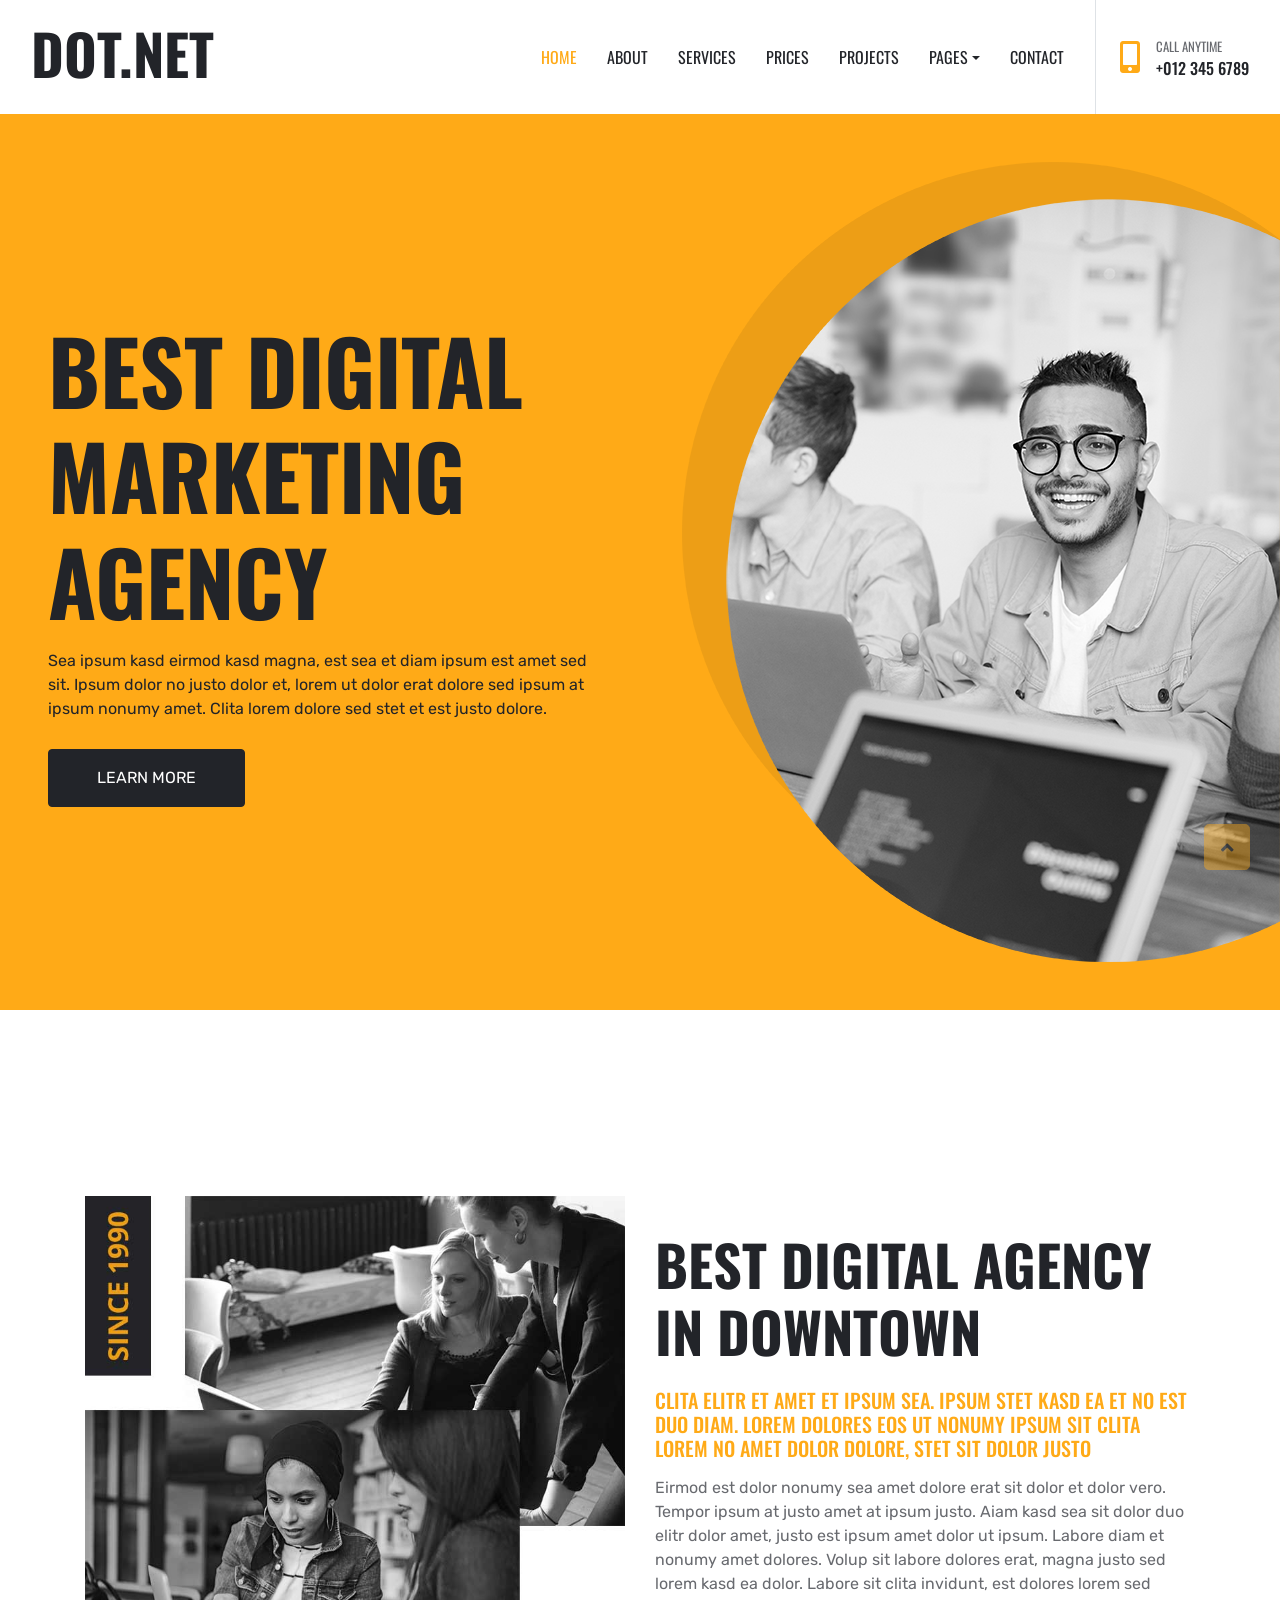
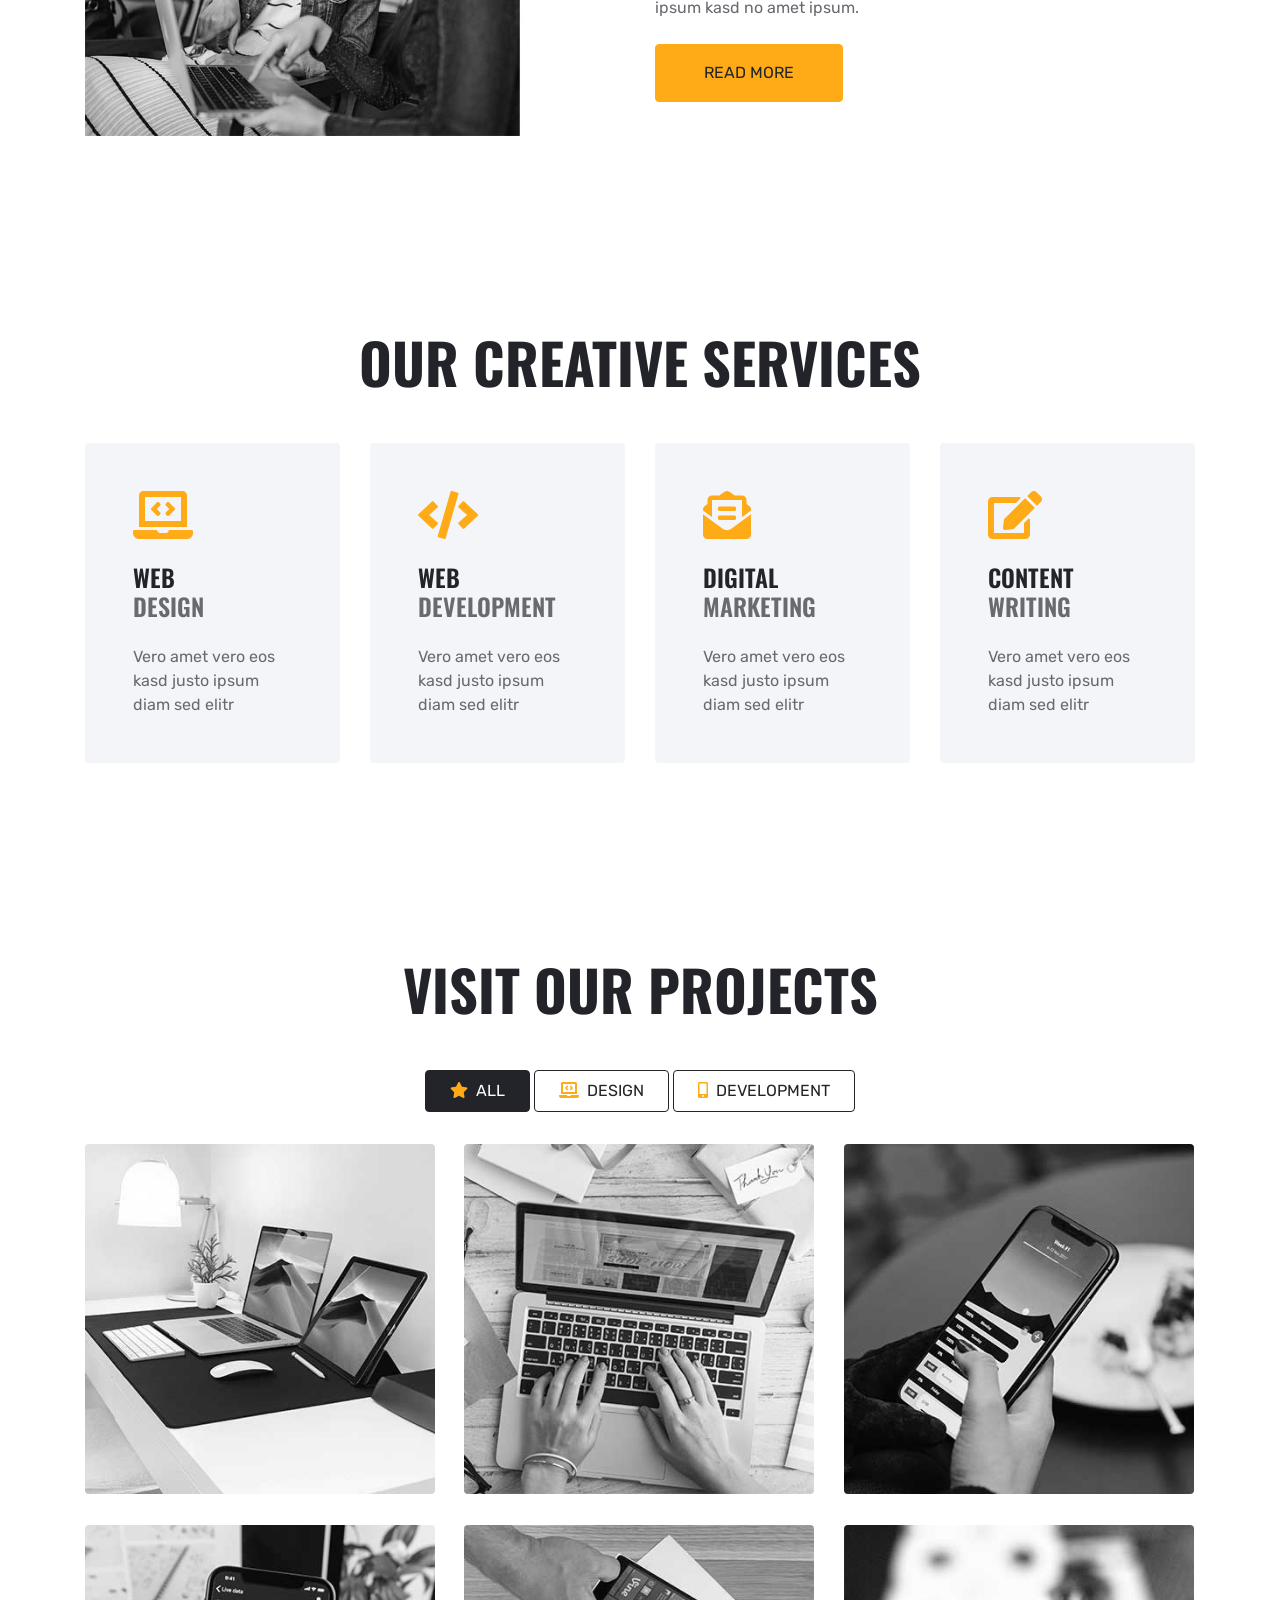
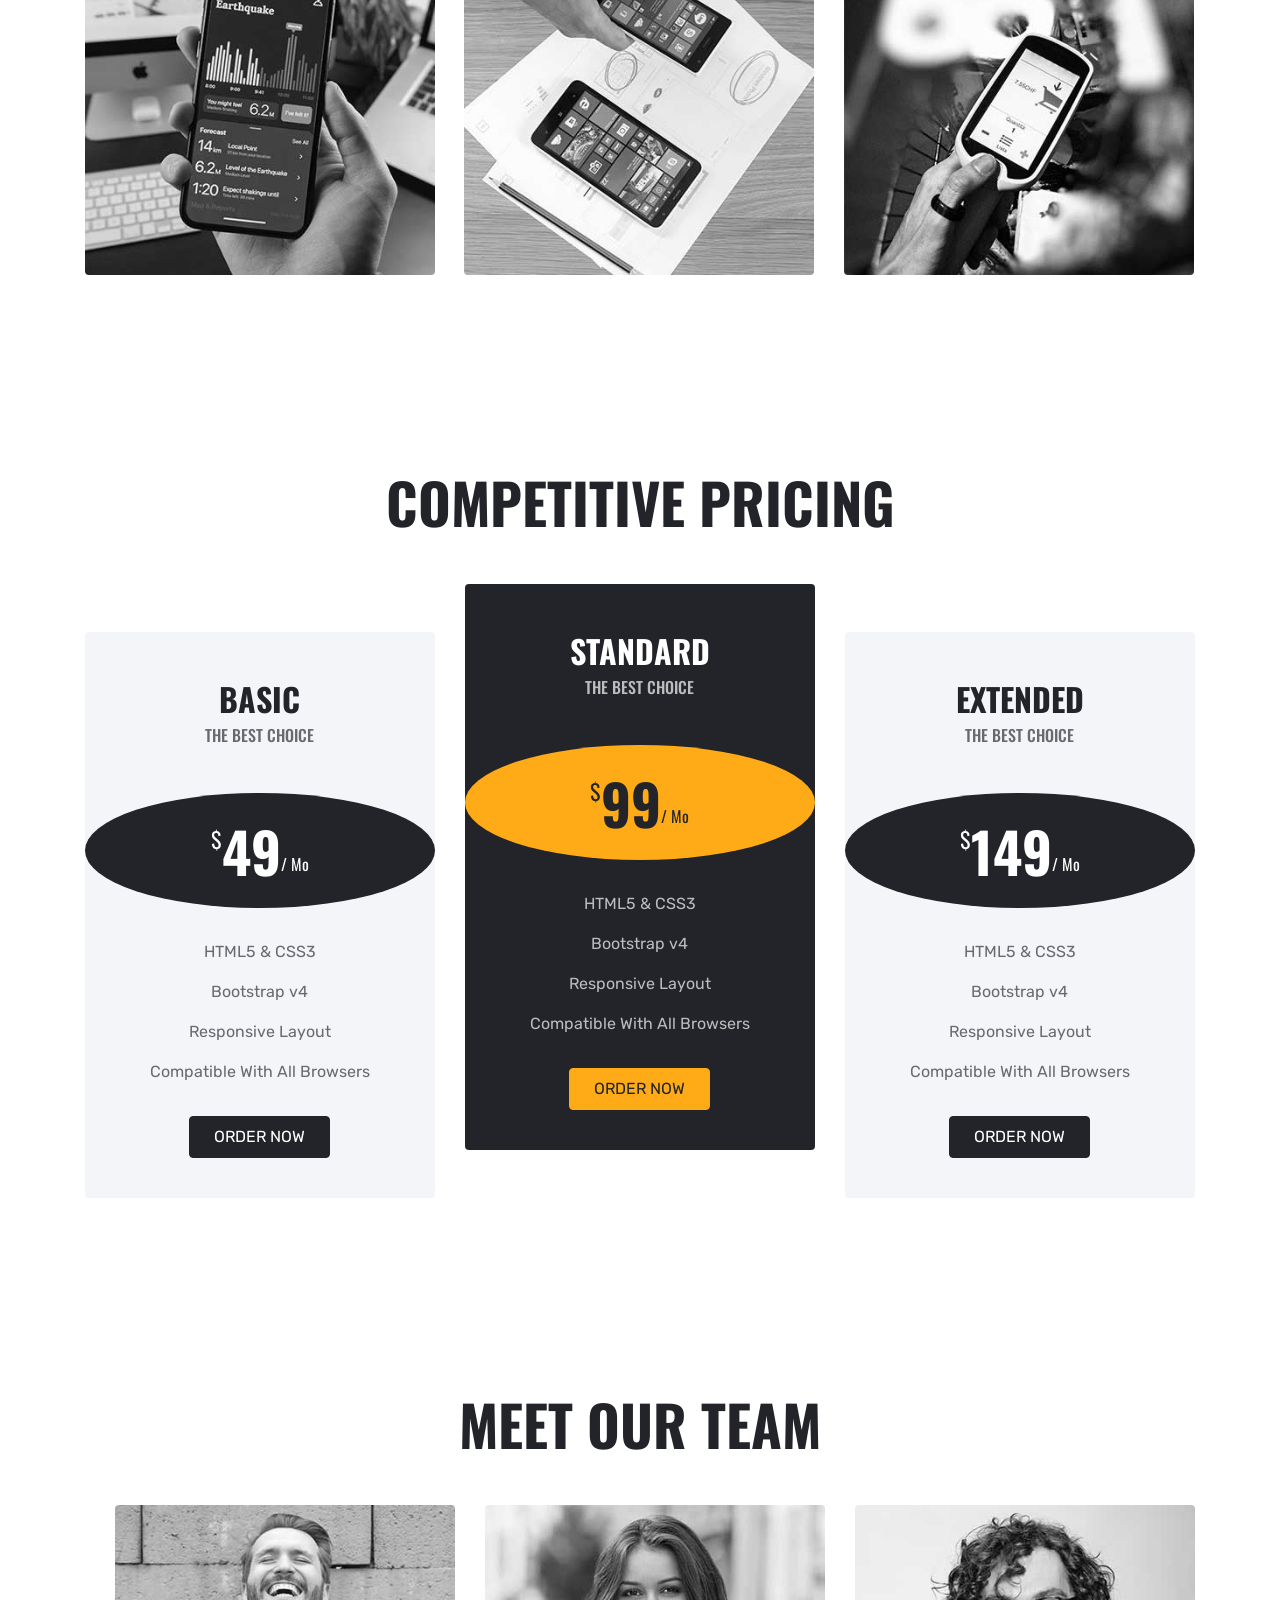
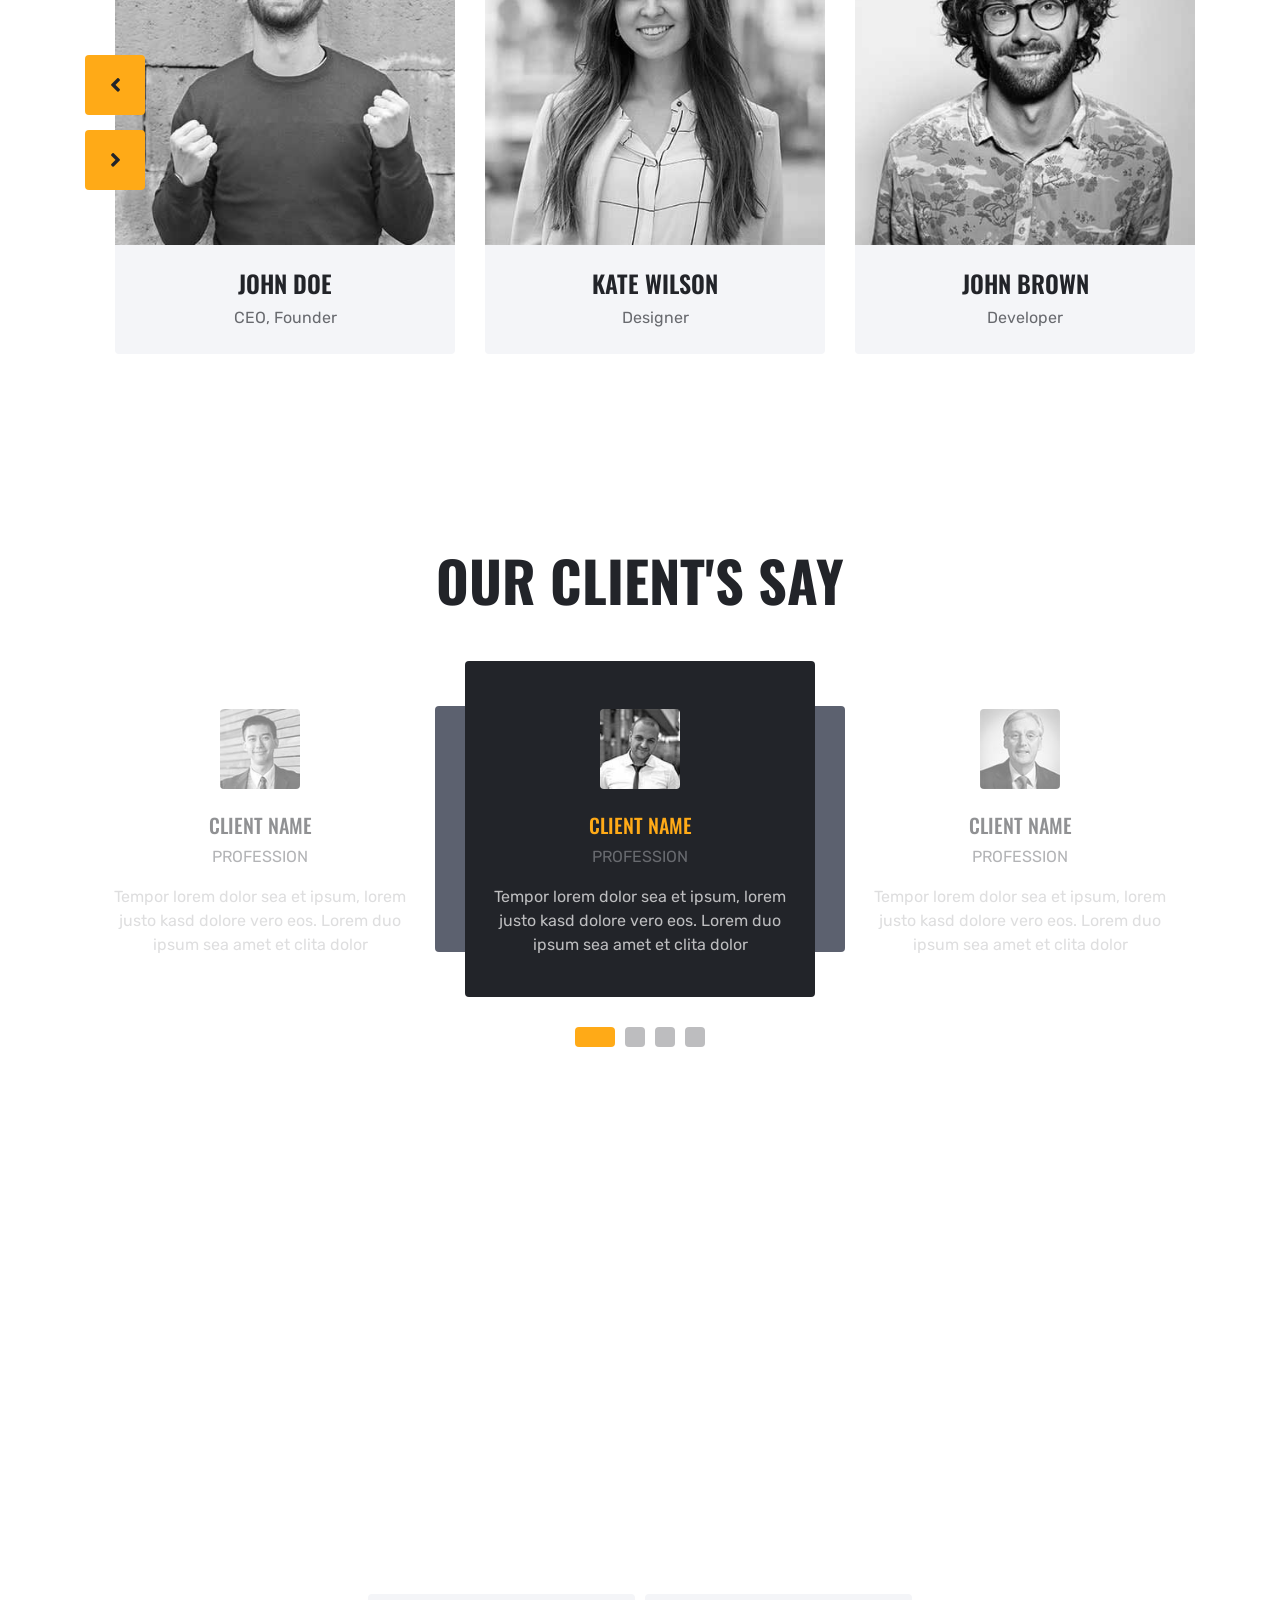
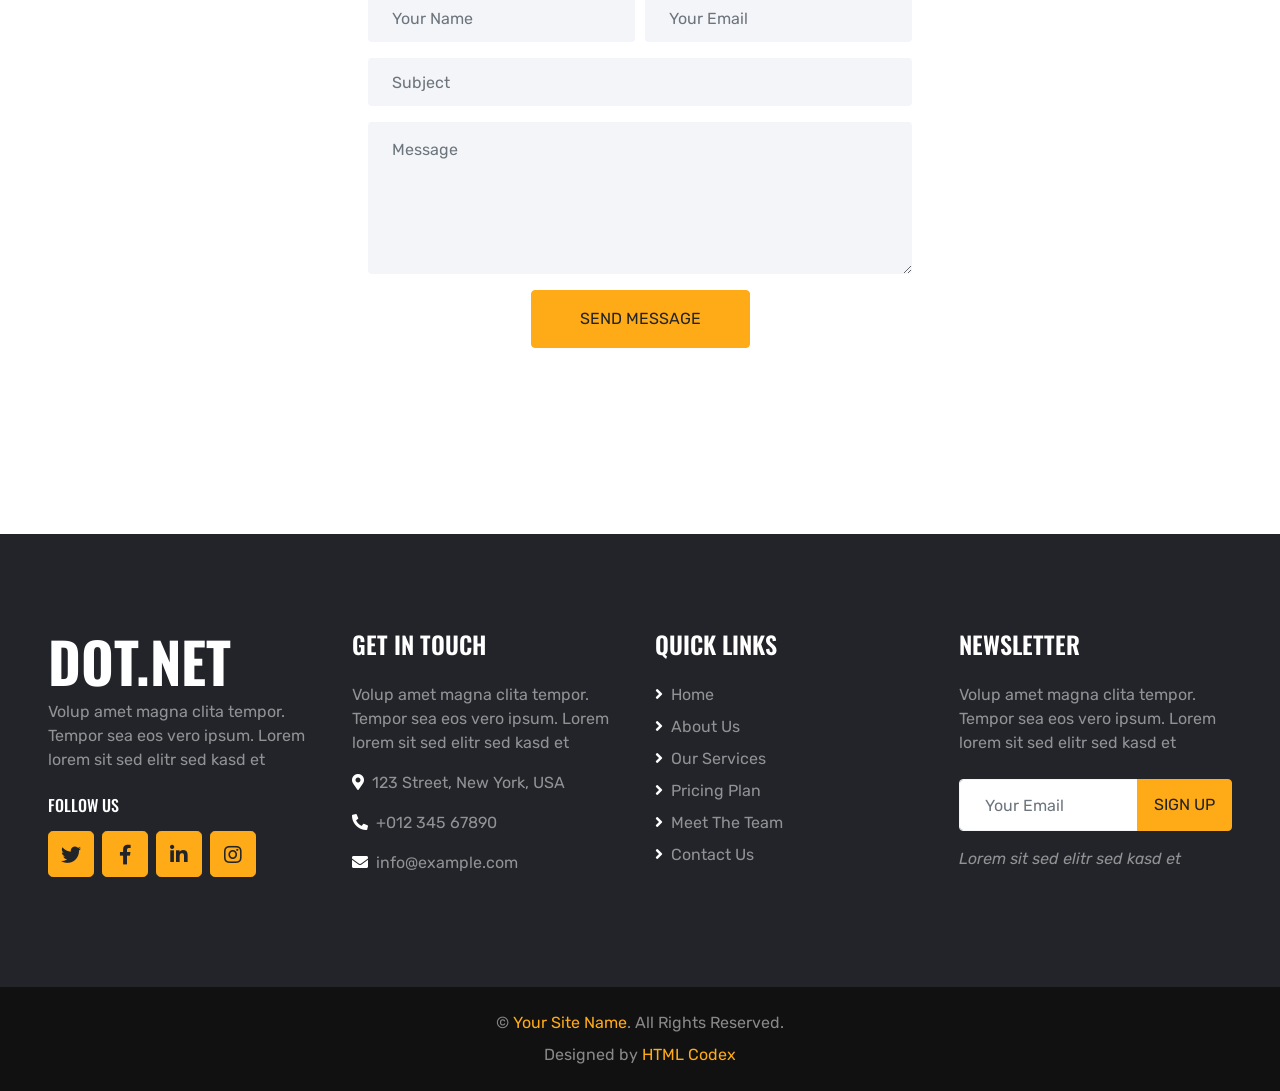
<file: homework-1-raw-file/index.html>
<!DOCTYPE html>
<html lang="en">

<head>
    <meta charset="utf-8">
    <title>DOT.NET - Digital Agency Website Template</title>
    <meta content="width=device-width, initial-scale=1.0" name="viewport">
    <meta content="Free HTML Templates" name="keywords">
    <meta content="Free HTML Templates" name="description">

    <!-- Favicon -->
    <link href="img/favicon.ico" rel="icon">

    <!-- Google Web Fonts -->
    <link rel="preconnect" href="https://fonts.gstatic.com">
    <link href="https://fonts.googleapis.com/css2?family=Oswald:wght@400;500;600;700&family=Rubik&display=swap" rel="stylesheet"> 

    <!-- Font Awesome -->
    <link href="https://cdnjs.cloudflare.com/ajax/libs/font-awesome/5.15.0/css/all.min.css" rel="stylesheet">

    <!-- Libraries Stylesheet -->
    <link href="lib/owlcarousel/assets/owl.carousel.min.css" rel="stylesheet">
    <link href="lib/lightbox/css/lightbox.min.css" rel="stylesheet">

    <!-- Customized Bootstrap Stylesheet -->
    <link href="css/style.css" rel="stylesheet">
</head>

<body>
    <!-- Navbar Start -->
    <div class="container-fluid bg-white position-relative">
        <nav class="navbar navbar-expand-lg bg-white navbar-light py-3 py-lg-0">
            <a href="index.html" class="navbar-brand text-secondary">
                <h1 class="display-4 text-uppercase">DOT.NET</h1>
            </a>
            <button type="button" class="navbar-toggler" data-toggle="collapse" data-target="#navbarCollapse">
                <span class="navbar-toggler-icon"></span>
            </button>
            <div class="collapse navbar-collapse" id="navbarCollapse">
                <div class="navbar-nav ml-auto py-0 pr-3 border-right">
                    <a href="index.html" class="nav-item nav-link active">Home</a>
                    <a href="about.html" class="nav-item nav-link">About</a>
                    <a href="service.html" class="nav-item nav-link">Services</a>
                    <a href="price.html" class="nav-item nav-link">Prices</a>
                    <a href="project.html" class="nav-item nav-link">Projects</a>
                    <div class="nav-item dropdown">
                        <a href="#" class="nav-link dropdown-toggle" data-toggle="dropdown">Pages</a>
                        <div class="dropdown-menu rounded-0 m-0">
                            <a href="team.html" class="dropdown-item">Meat The Team</a>
                            <a href="testimonial.html" class="dropdown-item">Testimonial</a>
                        </div>
                    </div>
                    <a href="contact.html" class="nav-item nav-link">Contact</a>
                </div>
                <div class="d-none d-lg-flex align-items-center pl-4">
                    <i class="fa fa-2x fa-mobile-alt text-primary mr-3"></i>
                    <div>
                        <h6 class="text-body text-uppercase mb-1"><small>Call Anytime</small></h6>
                        <h6 class="m-0">+012 345 6789</h6>
                    </div>
                </div>
            </div>
        </nav>
    </div>
    <!-- Navbar End -->


    <!-- Header Start -->
    <div class="container-fluid bg-primary py-5 px-0" style="margin-bottom: 90px;">
        <div class="row mx-0 align-items-center">
            <div class="col-lg-6 px-md-5 text-center text-lg-left">
                <h1 class="display-2 text-uppercase mb-3">Best Digital Marketing Agency</h1>
                <p class="text-dark mb-4">Sea ipsum kasd eirmod kasd magna, est sea et diam ipsum est amet sed sit.
                    Ipsum dolor no justo dolor et, lorem ut dolor erat dolore sed ipsum at ipsum nonumy amet. Clita
                    lorem dolore sed stet et est justo dolore.</p>
                <a href="" class="btn btn-dark text-uppercase mt-1 py-3 px-5">Learn More</a>
            </div>
            <div class="col-lg-6 px-0 text-right">
                <img class="img-fluid mt-5 mt-lg-0" src="img/header.png" alt="">
            </div>
        </div>
    </div>
    <!-- Header End -->


    <!-- About Start -->
    <div class="container-fluid py-5">
        <div class="container py-5">
            <div class="row align-items-center">
                <div class="col-lg-6">
                    <img class="img-fluid mb-4 mb-lg-0" src="img/about.jpg" alt="">
                </div>
                <div class="col-lg-6">
                    <h1 class="display-4 text-uppercase mb-4">Best digital agency in downtown</h1>
                    <h5 class="text-uppercase text-primary mb-3">Clita elitr et amet et ipsum sea. Ipsum stet kasd ea et no est duo diam. Lorem dolores eos ut nonumy ipsum sit clita lorem no amet dolor dolore, stet sit dolor justo</h5>
                    <p class="mb-4">Eirmod est dolor nonumy sea amet dolore erat sit dolor et dolor vero. Tempor ipsum at justo amet at ipsum justo. Aiam kasd sea sit dolor duo elitr dolor amet, justo est ipsum amet dolor ut ipsum. Labore diam et nonumy amet dolores. Volup sit labore dolores erat, magna justo sed lorem kasd ea dolor. Labore sit clita invidunt, est dolores lorem sed ipsum kasd no amet ipsum.</p>
                    <a href="" class="btn btn-primary text-uppercase py-3 px-5">Read More</a>
                </div>
            </div>
        </div>
    </div>
    <!-- About End -->
    

    <!-- Services Start -->
    <div class="container-fluid py-5">
        <div class="container pt-5 pb-3">
            <h1 class="display-4 text-uppercase text-center mb-5">Our Creative Services</h1>
            <div class="row">
                <div class="col-lg-3 mb-2">
                    <div class="service-item rounded p-5 mb-4">
                        <i class="fa fa-3x fa-laptop-code text-primary mb-4"></i>
                        <h4 class="text-uppercase mb-4">Web <span class="d-block text-body">Design</span></h4>
                        <p class="m-0">Vero amet vero eos kasd justo ipsum diam sed elitr</p>
                    </div>
                </div>
                <div class="col-lg-3 mb-2">
                    <div class="service-item rounded p-5 mb-4">
                        <i class="fa fa-3x fa-code text-primary mb-4"></i>
                        <h4 class="text-uppercase mb-4">Web <span class="d-block text-body">Development</span></h4>
                        <p class="m-0">Vero amet vero eos kasd justo ipsum diam sed elitr</p>
                    </div>
                </div>
                <div class="col-lg-3 mb-2">
                    <div class="service-item rounded p-5 mb-4">
                        <i class="fa fa-3x fa-envelope-open-text text-primary mb-4"></i>
                        <h4 class="text-uppercase mb-4">Digital <span class="d-block text-body">Marketing</span></h4>
                        <p class="m-0">Vero amet vero eos kasd justo ipsum diam sed elitr</p>
                    </div>
                </div>
                <div class="col-lg-3 mb-2">
                    <div class="service-item rounded p-5 mb-4">
                        <i class="fa fa-3x fa-edit text-primary mb-4"></i>
                        <h4 class="text-uppercase mb-4">Content <span class="d-block text-body">Writing</span></h4>
                        <p class="m-0">Vero amet vero eos kasd justo ipsum diam sed elitr</p>
                    </div>
                </div>
            </div>
        </div>
    </div>
    <!-- Services End -->


    <!-- Portfolio Start -->
    <div class="container-fluid py-5">
        <div class="container pt-5 pb-3">
            <h1 class="display-4 text-uppercase text-center mb-5">Visit Our Projects</h1>
            <div class="row">
                <div class="col-12 text-center mb-2">
                    <ul class="list-inline mb-4" id="portfolio-flters">
                        <li class="btn btn-outline-dark text-uppercase py-2 px-4 active" data-filter="*">
                            <i class="fa fa-star text-primary mr-2"></i>All
                        </li>
                        <li class="btn btn-outline-dark text-uppercase py-2 px-4" data-filter=".first">
                            <i class="fa fa-laptop-code text-primary mr-2"></i>Design
                        </li>
                        <li class="btn btn-outline-dark text-uppercase py-2 px-4" data-filter=".second">
                            <i class="fa fa-mobile-alt text-primary mr-2"></i>Development
                        </li>
                    </ul>
                </div>
            </div>
            <div class="row portfolio-container">
                <div class="col-lg-4 col-md-6 mb-4 portfolio-item first">
                    <div class="position-relative rounded overflow-hidden mb-2">
                        <img class="img-fluid w-100" src="img/portfolio-1.jpg" alt="">
                        <div class="portfolio-btn d-flex align-items-center justify-content-center">
                            <a href="img/portfolio-1.jpg" data-lightbox="portfolio">
                                <i class="fa fa-4x fa-plus text-primary"></i>
                            </a>
                        </div>
                    </div>
                </div>
                <div class="col-lg-4 col-md-6 mb-4 portfolio-item second">
                    <div class="position-relative rounded overflow-hidden mb-2">
                        <img class="img-fluid w-100" src="img/portfolio-2.jpg" alt="">
                        <div class="portfolio-btn d-flex align-items-center justify-content-center">
                            <a href="img/portfolio-2.jpg" data-lightbox="portfolio">
                                <i class="fa fa-4x fa-plus text-primary"></i>
                            </a>
                        </div>
                    </div>
                </div>
                <div class="col-lg-4 col-md-6 mb-4 portfolio-item first">
                    <div class="position-relative rounded overflow-hidden mb-2">
                        <img class="img-fluid w-100" src="img/portfolio-3.jpg" alt="">
                        <div class="portfolio-btn d-flex align-items-center justify-content-center">
                            <a href="img/portfolio-3.jpg" data-lightbox="portfolio">
                                <i class="fa fa-4x fa-plus text-primary"></i>
                            </a>
                        </div>
                    </div>
                </div>
                <div class="col-lg-4 col-md-6 mb-4 portfolio-item second">
                    <div class="position-relative rounded overflow-hidden mb-2">
                        <img class="img-fluid w-100" src="img/portfolio-4.jpg" alt="">
                        <div class="portfolio-btn d-flex align-items-center justify-content-center">
                            <a href="img/portfolio-4.jpg" data-lightbox="portfolio">
                                <i class="fa fa-4x fa-plus text-primary"></i>
                            </a>
                        </div>
                    </div>
                </div>
                <div class="col-lg-4 col-md-6 mb-4 portfolio-item first">
                    <div class="position-relative rounded overflow-hidden mb-2">
                        <img class="img-fluid w-100" src="img/portfolio-5.jpg" alt="">
                        <div class="portfolio-btn d-flex align-items-center justify-content-center">
                            <a href="img/portfolio-3.jpg" data-lightbox="portfolio">
                                <i class="fa fa-4x fa-plus text-primary"></i>
                            </a>
                        </div>
                    </div>
                </div>
                <div class="col-lg-4 col-md-6 mb-4 portfolio-item second">
                    <div class="position-relative rounded overflow-hidden mb-2">
                        <img class="img-fluid w-100" src="img/portfolio-6.jpg" alt="">
                        <div class="portfolio-btn d-flex align-items-center justify-content-center">
                            <a href="img/portfolio-4.jpg" data-lightbox="portfolio">
                                <i class="fa fa-4x fa-plus text-primary"></i>
                            </a>
                        </div>
                    </div>
                </div>
            </div>
        </div>
    </div>
    <!-- Portfolio End -->


    <!-- Pricing Plan Start -->
    <div class="container-fluid py-5">
        <div class="container pt-5 pb-3">
            <h1 class="display-4 text-uppercase text-center mb-5">Competitive Pricing</h1>
            <div class="row">
                <div class="col-lg-4 mb-2">
                    <div class="bg-light rounded text-center pt-5 mt-lg-5 mb-4">
                        <h2 class="text-uppercase">Basic</h2>
                        <h6 class="text-uppercase text-body mb-5">The Best Choice</h6>
                        <div class="text-center bg-dark rounded-circle p-4 mb-2">
                            <h1 class="display-4 text-white mb-0">
                                <small class="align-top"
                                    style="font-size: 22px; line-height: 45px;">$</small>49<small
                                    class="align-bottom" style="font-size: 16px; line-height: 40px;">/
                                    Mo</small>
                            </h1>
                        </div>
                        <div class="text-center py-4">
                            <p>HTML5 & CSS3</p>
                            <p>Bootstrap v4</p>
                            <p>Responsive Layout</p>
                            <p>Compatible With All Browsers</p>
                            <a href="" class="btn btn-dark text-uppercase py-2 px-4 my-3">Order Now</a>
                        </div>
                    </div>
                </div>
                <div class="col-lg-4 mb-2">
                    <div class="bg-dark rounded text-center pt-5 mb-4">
                        <h2 class="text-uppercase text-white">Standard</h2>
                        <h6 class="text-uppercase text-secondary mb-5">The Best Choice</h6>
                        <div class="text-center bg-primary rounded-circle p-4 mb-2">
                            <h1 class="display-4 mb-0">
                                <small class="align-top"
                                    style="font-size: 22px; line-height: 45px;">$</small>99<small
                                    class="align-bottom" style="font-size: 16px; line-height: 40px;">/
                                    Mo</small>
                            </h1>
                        </div>
                        <div class="text-center text-secondary py-4">
                            <p>HTML5 & CSS3</p>
                            <p>Bootstrap v4</p>
                            <p>Responsive Layout</p>
                            <p>Compatible With All Browsers</p>
                            <a href="" class="btn btn-primary text-uppercase py-2 px-4 my-3">Order Now</a>
                        </div>
                    </div>
                </div>
                <div class="col-lg-4 mb-2">
                    <div class="bg-light rounded text-center pt-5 mt-lg-5 mb-4">
                        <h2 class=" text-uppercase">Extended</h2>
                        <h6 class="text-uppercase text-body mb-5">The Best Choice</h6>
                        <div class="text-center bg-dark rounded-circle p-4 mb-2">
                            <h1 class="display-4 text-white mb-0">
                                <small class="align-top"
                                    style="font-size: 22px; line-height: 45px;">$</small>149<small
                                    class="align-bottom" style="font-size: 16px; line-height: 40px;">/
                                    Mo</small>
                            </h1>
                        </div>
                        <div class="text-center py-4">
                            <p>HTML5 & CSS3</p>
                            <p>Bootstrap v4</p>
                            <p>Responsive Layout</p>
                            <p>Compatible With All Browsers</p>
                            <a href="" class="btn btn-dark text-uppercase py-2 px-4 my-3">Order Now</a>
                        </div>
                    </div>
                </div>
            </div>
        </div>
    </div>
    <!-- Pricing Plan End -->


    <!-- Team Start -->
    <div class="container-fluid py-5">
        <div class="container py-5">
            <h1 class="display-4 text-uppercase text-center mb-5">Meet Our Team</h1>
            <div class="owl-carousel team-carousel position-relative" style="padding-left: 30px;">
                <div class="team-item rounded overflow-hidden">
                    <div class="position-relative">
                        <img class="img-fluid w-100" src="img/team-1.jpg" alt="">
                        <div class="team-overlay">
                            <div class="d-flex align-items-center justify-content-start">
                                <a class="btn btn-lg btn-primary btn-lg-square mx-1" href="#"><i class="fab fa-twitter"></i></a>
                                <a class="btn btn-lg btn-primary btn-lg-square mx-1" href="#"><i class="fab fa-facebook-f"></i></a>
                                <a class="btn btn-lg btn-primary btn-lg-square mx-1" href="#"><i class="fab fa-linkedin-in"></i></a>
                            </div>
                        </div>
                    </div>
                    <div class="bg-light text-center p-4">
                        <h4 class="text-uppercase">John Doe</h4>
                        <p class="m-0">CEO, Founder</p>
                    </div>
                </div>
                <div class="team-item rounded overflow-hidden">
                    <div class="position-relative">
                        <img class="img-fluid w-100" src="img/team-2.jpg" alt="">
                        <div class="team-overlay">
                            <div class="d-flex align-items-center justify-content-start">
                                <a class="btn btn-lg btn-primary btn-lg-square mx-1" href="#"><i class="fab fa-twitter"></i></a>
                                <a class="btn btn-lg btn-primary btn-lg-square mx-1" href="#"><i class="fab fa-facebook-f"></i></a>
                                <a class="btn btn-lg btn-primary btn-lg-square mx-1" href="#"><i class="fab fa-linkedin-in"></i></a>
                            </div>
                        </div>
                    </div>
                    <div class="bg-light text-center p-4">
                        <h4 class="text-uppercase">Kate Wilson</h4>
                        <p class="m-0">Designer</p>
                    </div>
                </div>
                <div class="team-item rounded overflow-hidden">
                    <div class="position-relative">
                        <img class="img-fluid w-100" src="img/team-3.jpg" alt="">
                        <div class="team-overlay">
                            <div class="d-flex align-items-center justify-content-start">
                                <a class="btn btn-lg btn-primary btn-lg-square mx-1" href="#"><i class="fab fa-twitter"></i></a>
                                <a class="btn btn-lg btn-primary btn-lg-square mx-1" href="#"><i class="fab fa-facebook-f"></i></a>
                                <a class="btn btn-lg btn-primary btn-lg-square mx-1" href="#"><i class="fab fa-linkedin-in"></i></a>
                            </div>
                        </div>
                    </div>
                    <div class="bg-light text-center p-4">
                        <h4 class="text-uppercase">John Brown</h4>
                        <p class="m-0">Developer</p>
                    </div>
                </div>
                <div class="team-item rounded overflow-hidden">
                    <div class="position-relative">
                        <img class="img-fluid w-100" src="img/team-4.jpg" alt="">
                        <div class="team-overlay">
                            <div class="d-flex align-items-center justify-content-start">
                                <a class="btn btn-lg btn-primary btn-lg-square mx-1" href="#"><i class="fab fa-twitter"></i></a>
                                <a class="btn btn-lg btn-primary btn-lg-square mx-1" href="#"><i class="fab fa-facebook-f"></i></a>
                                <a class="btn btn-lg btn-primary btn-lg-square mx-1" href="#"><i class="fab fa-linkedin-in"></i></a>
                            </div>
                        </div>
                    </div>
                    <div class="bg-light text-center p-4">
                        <h4 class="text-uppercase">Paul Watson</h4>
                        <p class="m-0">Marketer</p>
                    </div>
                </div>
            </div>
        </div>
    </div>
    <!-- Team End -->


    <!-- Testimonial Start -->
    <div class="container-fluid py-5">
        <div class="container py-5">
            <h1 class="display-4 text-uppercase text-center mb-5">Our Client's Say</h1>
            <div class="owl-carousel testimonial-carousel">
                <div class="testimonial-item position-relative text-center rounded p-4">
                    <img class="img-fluid rounded mx-auto my-4" src="img/testimonial-1.jpg" alt="">
                    <h5 class="text-uppercase">Client Name</h5>
                    <p class="text-uppercase">Profession</p>
                    <p class="text-secondary">Tempor lorem dolor sea et ipsum, lorem justo kasd dolore vero eos. Lorem duo ipsum sea amet et clita dolor</p>
                </div>
                <div class="testimonial-item position-relative text-center rounded p-4">
                    <img class="img-fluid rounded mx-auto my-4" src="img/testimonial-2.jpg" alt="">
                    <h5 class="text-uppercase">Client Name</h5>
                    <p class="text-uppercase">Profession</p>
                    <p class="text-secondary">Tempor lorem dolor sea et ipsum, lorem justo kasd dolore vero eos. Lorem duo ipsum sea amet et clita dolor</p>
                </div>
                <div class="testimonial-item position-relative text-center rounded p-4">
                    <img class="img-fluid rounded mx-auto my-4" src="img/testimonial-3.jpg" alt="">
                    <h5 class="text-uppercase">Client Name</h5>
                    <p class="text-uppercase">Profession</p>
                    <p class="text-secondary">Tempor lorem dolor sea et ipsum, lorem justo kasd dolore vero eos. Lorem duo ipsum sea amet et clita dolor</p>
                </div>
                <div class="testimonial-item position-relative text-center rounded p-4">
                    <img class="img-fluid rounded mx-auto my-4" src="img/testimonial-4.jpg" alt="">
                    <h5 class="text-uppercase">Client Name</h5>
                    <p class="text-uppercase">Profession</p>
                    <p class="text-secondary">Tempor lorem dolor sea et ipsum, lorem justo kasd dolore vero eos. Lorem duo ipsum sea amet et clita dolor</p>
                </div>
            </div>
        </div>
    </div>
    <!-- Testimonial End -->


    <!-- Contact Start -->
    <div class="container-fluid py-5 px-0">
        <div class="row mt-5 mx-0">
            <div class="col-12 px-0" style="height: 500px;">
                <div class="position-relative h-100">
                    <iframe class="position-relative w-100 h-100"
                        src="https://www.google.com/maps/embed?pb=!1m18!1m12!1m3!1d3001156.4288297426!2d-78.01371936852176!3d42.72876761954724!2m3!1f0!2f0!3f0!3m2!1i1024!2i768!4f13.1!3m3!1m2!1s0x4ccc4bf0f123a5a9%3A0xddcfc6c1de189567!2sNew%20York%2C%20USA!5e0!3m2!1sen!2sbd!4v1603794290143!5m2!1sen!2sbd"
                        frameborder="0" style="border:0;" allowfullscreen="" aria-hidden="false"
                        tabindex="0"></iframe>
                </div>
            </div>
        </div>
        <div class="row mx-0 justify-content-center" style="margin-top: -200px;">
            <div class="col-lg-6 col-md-8 col-sm-10 px-0">
                <div class="contact-form bg-white rounded p-5">
                    <div id="success"></div>
                    <form name="sentMessage" id="contactForm" novalidate="novalidate">
                        <div class="form-row">
                            <div class="col-md-6">
                                <div class="control-group">
                                    <input type="text" class="form-control bg-light border-0 p-4" id="name" placeholder="Your Name" required="required" data-validation-required-message="Please enter your name" />
                                    <p class="help-block text-danger"></p>
                                </div>
                            </div>
                            <div class="col-md-6">
                                <div class="control-group">
                                    <input type="email" class="form-control bg-light border-0 p-4" id="email" placeholder="Your Email" required="required" data-validation-required-message="Please enter your email" />
                                    <p class="help-block text-danger"></p>
                                </div>
                            </div>
                        </div>
                        <div class="control-group">
                            <input type="text" class="form-control bg-light border-0 p-4" id="subject" placeholder="Subject" required="required" data-validation-required-message="Please enter a subject" />
                            <p class="help-block text-danger"></p>
                        </div>
                        <div class="control-group">
                            <textarea class="form-control bg-light border-0 py-3 px-4" rows="5" id="message" placeholder="Message" required="required" data-validation-required-message="Please enter your message"></textarea>
                            <p class="help-block text-danger"></p>
                        </div>
                        <div class="text-center">
                            <button class="btn btn-primary text-uppercase py-3 px-5" type="submit" id="sendMessageButton">Send Message</button>
                        </div>
                    </form>
                </div>
            </div>
        </div>
    </div>
    <!-- Contact End -->


    <!-- Footer Start -->
    <div class="container-fluid bg-dark text-white-50 py-5 px-sm-3 px-md-5" style="margin-top: 90px;">
        <div class="row pt-5">
            <div class="col-lg-3 col-md-6 mb-5">
                <a href="index.html" class="navbar-brand">
                    <h1 class="m-0 mt-n2 text-white display-4">DOT.NET</h1>
                </a>
                <p>Volup amet magna clita tempor. Tempor sea eos vero ipsum. Lorem lorem sit sed elitr sed kasd et</p>
                <h6 class="text-uppercase text-white py-2">Follow Us</h6>
                <div class="d-flex justify-content-start">
                    <a class="btn btn-lg btn-primary btn-lg-square mr-2" href="#"><i class="fab fa-twitter"></i></a>
                    <a class="btn btn-lg btn-primary btn-lg-square mr-2" href="#"><i class="fab fa-facebook-f"></i></a>
                    <a class="btn btn-lg btn-primary btn-lg-square mr-2" href="#"><i class="fab fa-linkedin-in"></i></a>
                    <a class="btn btn-lg btn-primary btn-lg-square" href="#"><i class="fab fa-instagram"></i></a>
                </div>
            </div>
            <div class="col-lg-3 col-md-6 mb-5">
                <h4 class="text-uppercase text-white mb-4">Get In Touch</h4>
                <p>Volup amet magna clita tempor. Tempor sea eos vero ipsum. Lorem lorem sit sed elitr sed kasd et</p>
                <p><i class="fa fa-map-marker-alt text-white mr-2"></i>123 Street, New York, USA</p>
                <p><i class="fa fa-phone-alt text-white mr-2"></i>+012 345 67890</p>
                <p><i class="fa fa-envelope text-white mr-2"></i>info@example.com</p>
            </div>
            <div class="col-lg-3 col-md-6 mb-5">
                <h4 class="text-uppercase text-white mb-4">Quick Links</h4>
                <div class="d-flex flex-column justify-content-start">
                    <a class="text-white-50 mb-2" href="#"><i class="fa fa-angle-right text-white mr-2"></i>Home</a>
                    <a class="text-white-50 mb-2" href="#"><i class="fa fa-angle-right text-white mr-2"></i>About Us</a>
                    <a class="text-white-50 mb-2" href="#"><i class="fa fa-angle-right text-white mr-2"></i>Our Services</a>
                    <a class="text-white-50 mb-2" href="#"><i class="fa fa-angle-right text-white mr-2"></i>Pricing Plan</a>
                    <a class="text-white-50 mb-2" href="#"><i class="fa fa-angle-right text-white mr-2"></i>Meet The Team</a>
                    <a class="text-white-50" href="#"><i class="fa fa-angle-right text-white mr-2"></i>Contact Us</a>
                </div>
            </div>
            <div class="col-lg-3 col-md-6 mb-5">
                <h4 class="text-uppercase text-white mb-4">Newsletter</h4>
                <p class="mb-4">Volup amet magna clita tempor. Tempor sea eos vero ipsum. Lorem lorem sit sed elitr sed kasd et</p>
                <div class="w-100 mb-3">
                    <div class="input-group">
                        <input type="text" class="form-control border-light" style="padding: 25px;" placeholder="Your Email">
                        <div class="input-group-append">
                            <button class="btn btn-primary text-uppercase px-3">Sign Up</button>
                        </div>
                    </div>
                </div>
                <i>Lorem sit sed elitr sed kasd et</i>
            </div>
        </div>
    </div>
    <div class="container-fluid py-4 px-sm-3 px-md-5" style="background: #111111;">
        <p class="mb-2 text-center text-white-50">&copy; <a href="#">Your Site Name</a>. All Rights Reserved.</p>
        <p class="m-0 text-center text-white-50">Designed by <a href="https://htmlcodex.com">HTML Codex</a></p>
    </div>
    <!-- Footer End -->


    <!-- Back to Top -->
    <a href="#" class="btn btn-lg btn-primary btn-lg-square back-to-top"><i class="fa fa-angle-up"></i></a>


    <!-- JavaScript Libraries -->
    <script src="https://code.jquery.com/jquery-3.4.1.min.js"></script>
    <script src="https://stackpath.bootstrapcdn.com/bootstrap/4.4.1/js/bootstrap.bundle.min.js"></script>
    <script src="lib/easing/easing.min.js"></script>
    <script src="lib/waypoints/waypoints.min.js"></script>
    <script src="lib/owlcarousel/owl.carousel.min.js"></script>
    <script src="lib/isotope/isotope.pkgd.min.js"></script>
    <script src="lib/lightbox/js/lightbox.min.js"></script>

    <!-- Contact Javascript File -->
    <script src="mail/jqBootstrapValidation.min.js"></script>
    <script src="mail/contact.js"></script>

    <!-- Template Javascript -->
    <script src="js/main.js"></script>
</body>

</html>
</file>
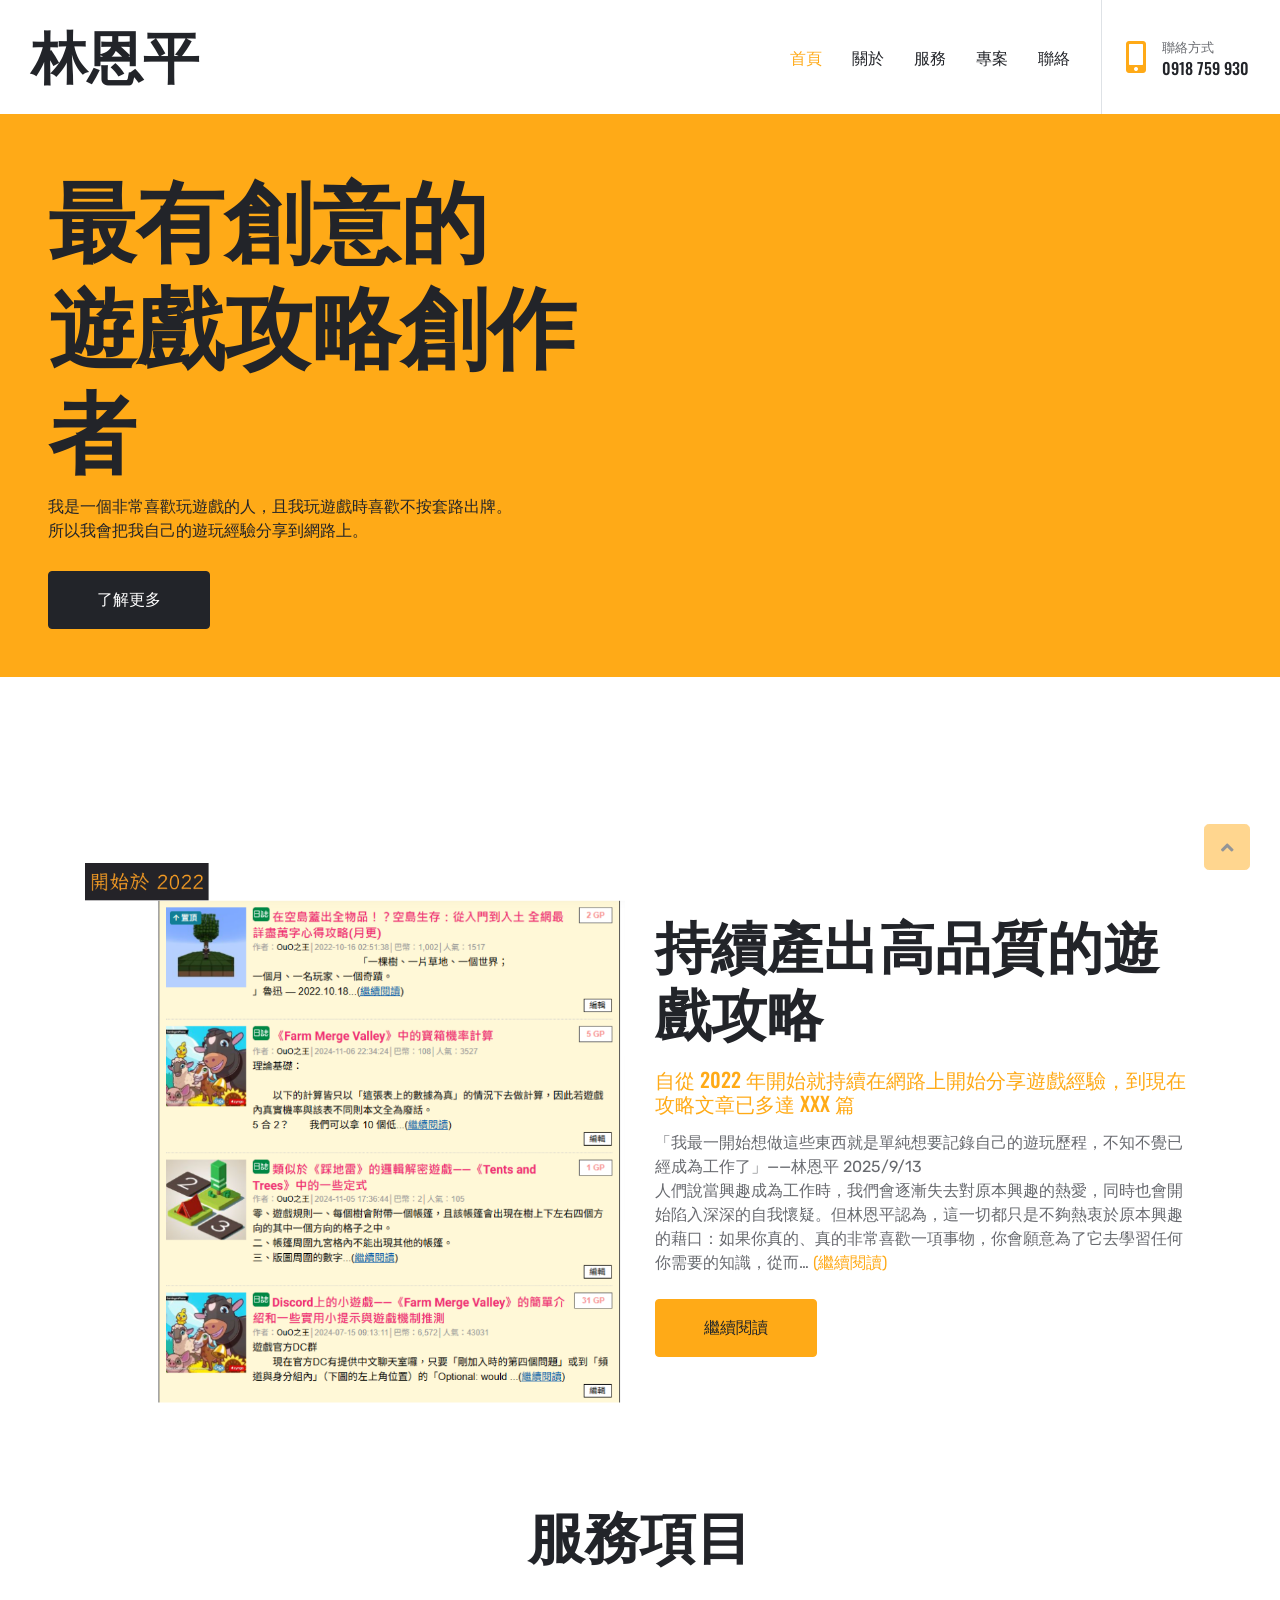
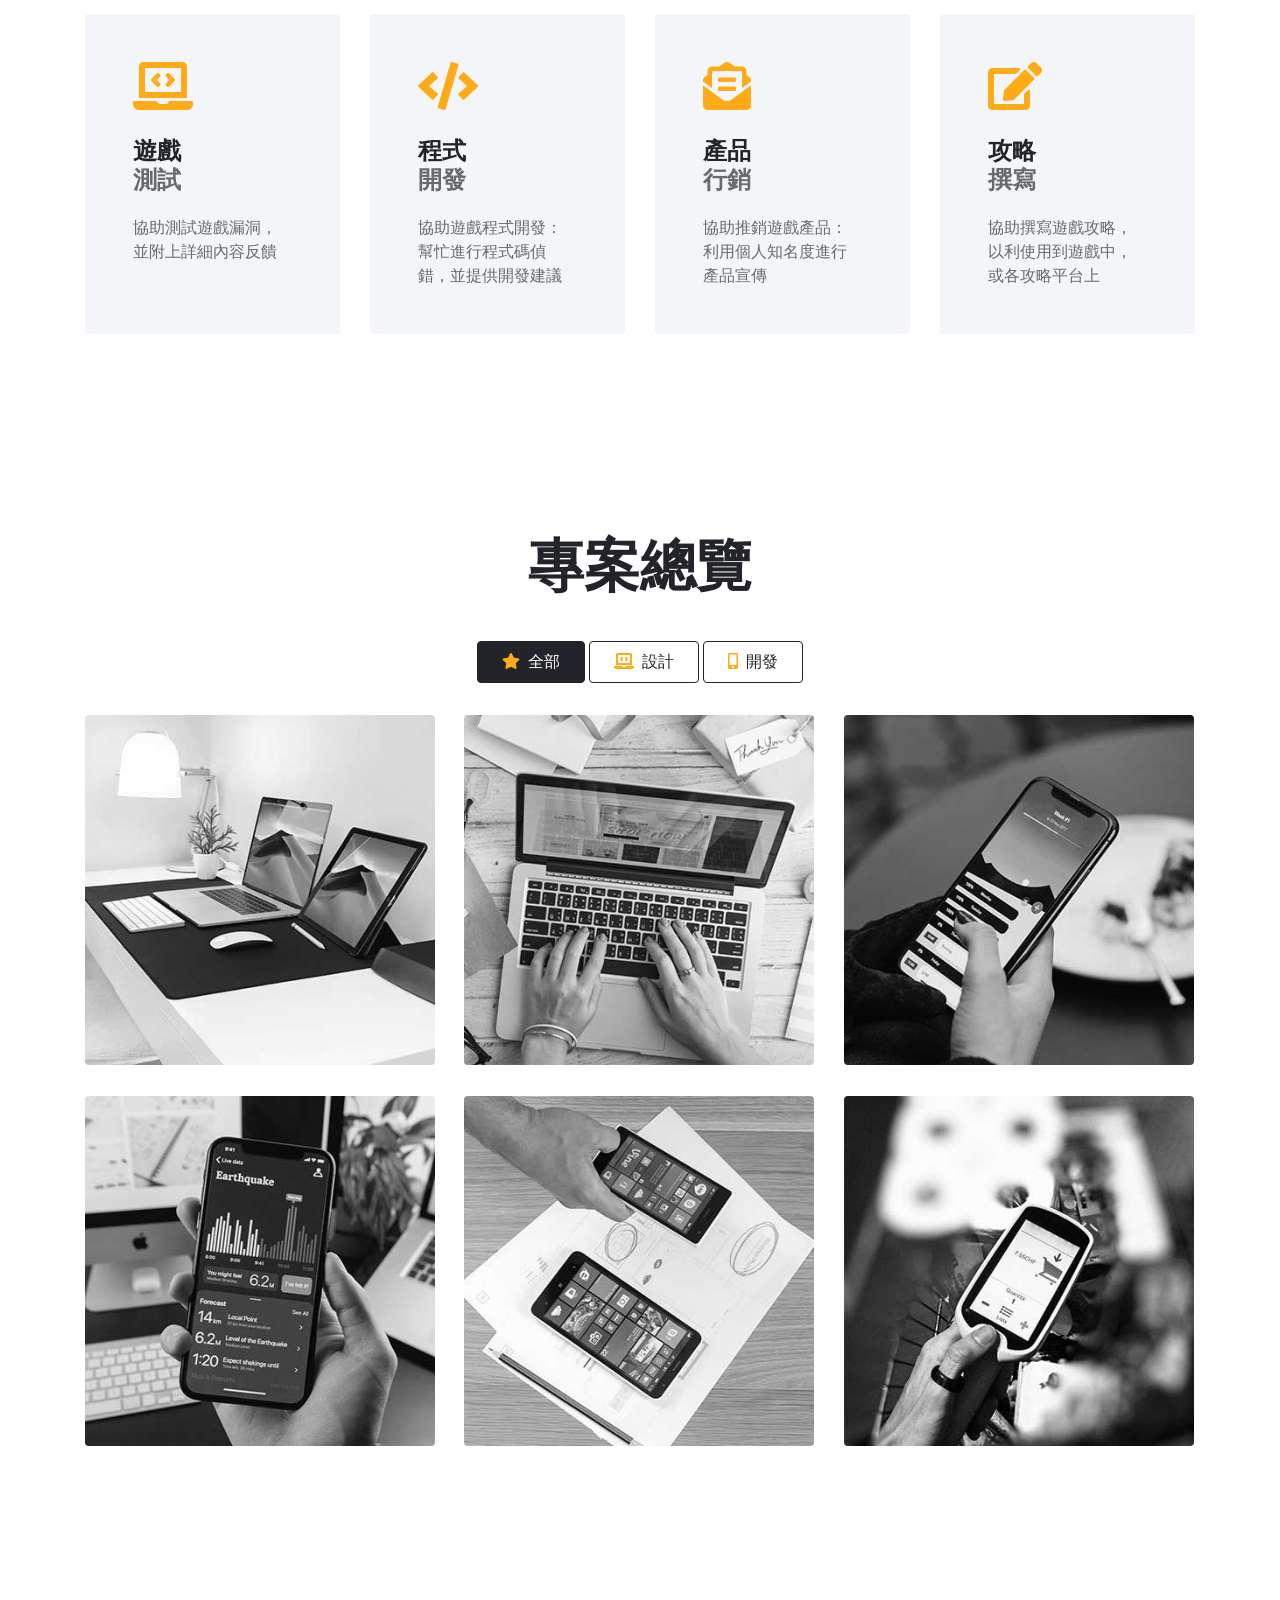
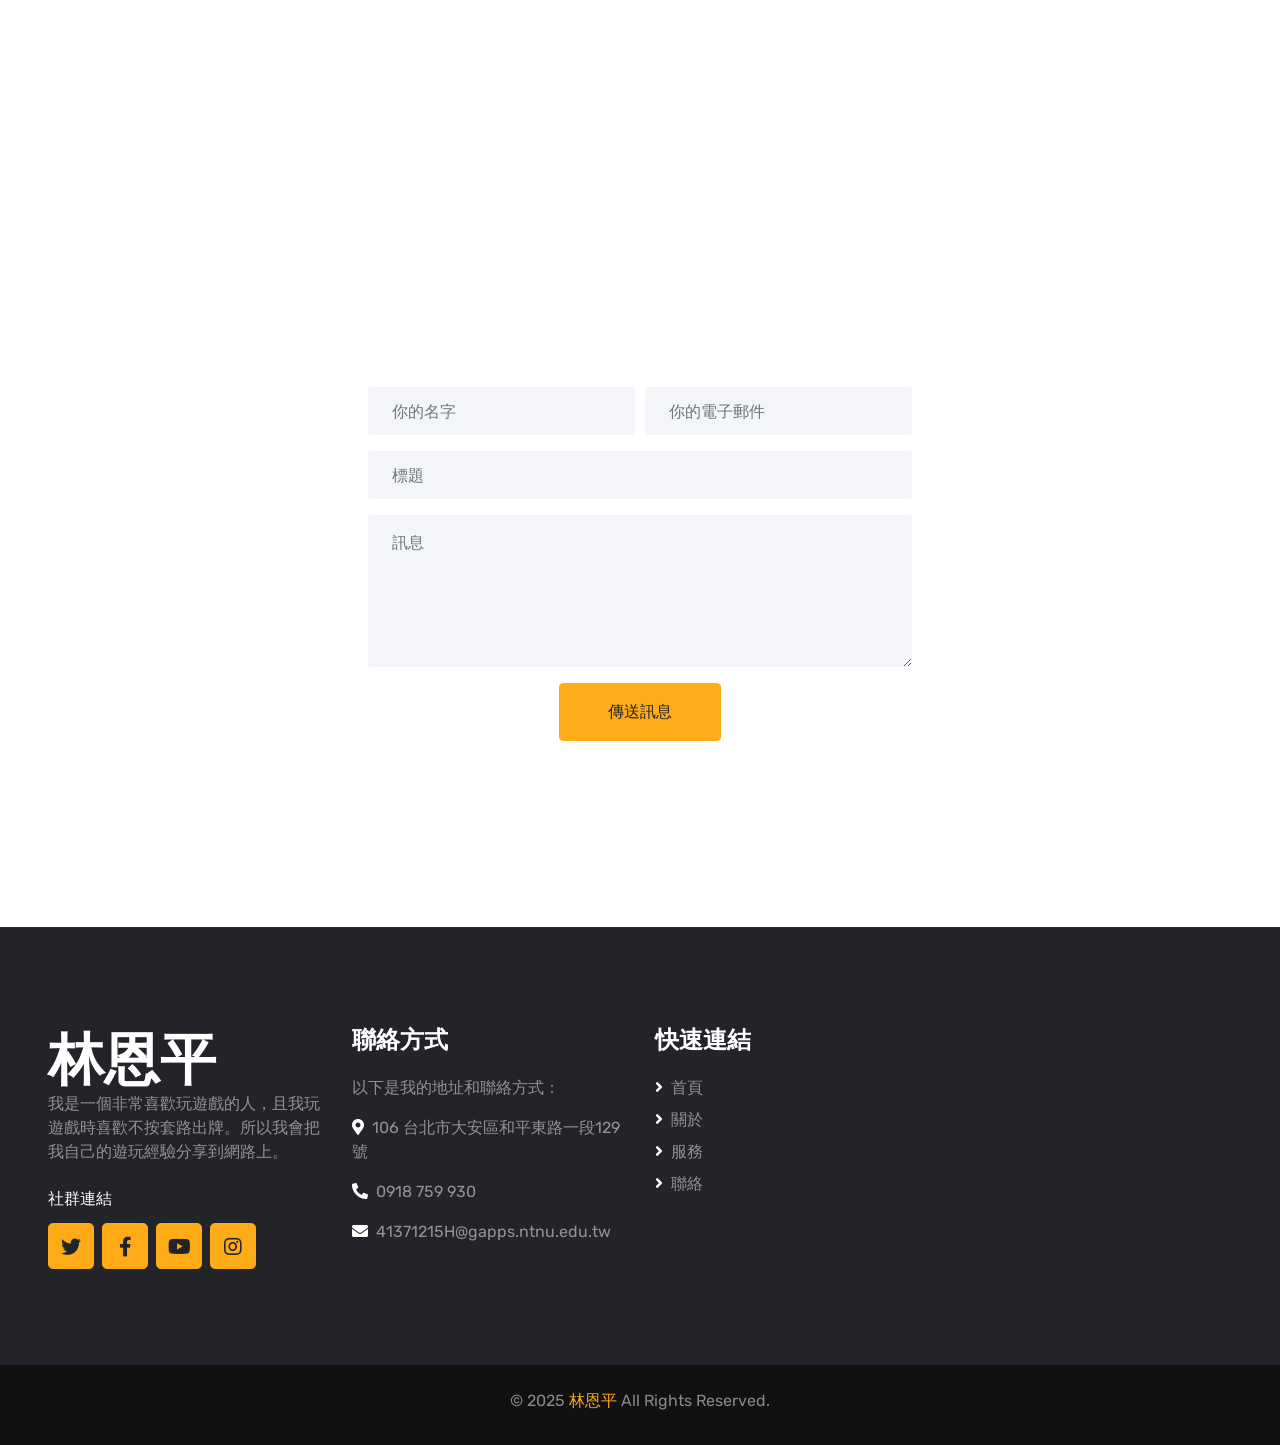
<file: Homework-1/index.html>
<!DOCTYPE html>
<html lang="zh-tw">

<head>
    <meta charset="utf-8">
    <title>首頁</title>
    <meta content="width=device-width, initial-scale=1.0" name="viewport">
    <meta content="Free HTML Templates" name="keywords">
    <meta content="Free HTML Templates" name="description">

    <!-- Favicon -->
    <link href="img/favicon.ico" rel="icon">

    <!-- Google Web Fonts -->
    <link rel="preconnect" href="https://fonts.gstatic.com">
    <link href="https://fonts.googleapis.com/css2?family=Oswald:wght@400;500;600;700&family=Rubik&display=swap" rel="stylesheet"> 

    <!-- Font Awesome -->
    <link href="https://cdnjs.cloudflare.com/ajax/libs/font-awesome/5.15.0/css/all.min.css" rel="stylesheet">

    <!-- Libraries Stylesheet -->
    <link href="lib/owlcarousel/assets/owl.carousel.min.css" rel="stylesheet">
    <link href="lib/lightbox/css/lightbox.min.css" rel="stylesheet">

    <!-- Customized Bootstrap Stylesheet -->
    <link href="css/style.css" rel="stylesheet">
</head>

<body>
    <!-- Navbar Start -->
    <div class="container-fluid bg-white position-relative">
        <nav class="navbar navbar-expand-lg bg-white navbar-light py-3 py-lg-0">
            <a href="index.html" class="navbar-brand text-secondary">
                <h1 class="display-4 text-uppercase">林恩平</h1>
            </a>
            <button type="button" class="navbar-toggler" data-toggle="collapse" data-target="#navbarCollapse">
                <span class="navbar-toggler-icon"></span>
            </button>
            <div class="collapse navbar-collapse" id="navbarCollapse">
                <div class="navbar-nav ml-auto py-0 pr-3 border-right">
                    <a href="index.html" class="nav-item nav-link active">首頁</a>
                    <a href="about.html" class="nav-item nav-link">關於</a>
                    <a href="service.html" class="nav-item nav-link">服務</a>
                  <!--  <a href="price.html" class="nav-item nav-link">價格</a> -->
                    <a href="project.html" class="nav-item nav-link">專案</a>
                    <!--<div class="nav-item dropdown">
                        <a href="#" class="nav-link dropdown-toggle" data-toggle="dropdown">更多</a>
                        <div class="dropdown-menu rounded-0 m-0">
                            <a href="team.html" class="dropdown-item">Meat The Team</a>
                            <a href="testimonial.html" class="dropdown-item">Testimonial</a> 
                        </div>
                    </div>-->
                    <a href="contact.html" class="nav-item nav-link">聯絡</a>
                </div>
                <div class="d-none d-lg-flex align-items-center pl-4">
                    <i class="fa fa-2x fa-mobile-alt text-primary mr-3"></i>
                    <div>
                        <h6 class="text-body text-uppercase mb-1"><small>聯絡方式</small></h6>
                        <h6 class="m-0">0918 759 930</h6>
                    </div>
                </div>
            </div>
        </nav>
    </div>
    <!-- Navbar End -->


    <!-- Header Start -->
    <div class="container-fluid bg-primary py-5 px-0" style="margin-bottom: 90px;">
        <div class="row mx-0 align-items-center">
            <div class="col-lg-6 px-md-5 text-center text-lg-left">
                <h1 class="display-2 text-uppercase mb-3">最有創意的<br>遊戲攻略創作者</h1>
                <p class="text-dark mb-4">我是一個非常喜歡玩遊戲的人，且我玩遊戲時喜歡不按套路出牌。<br>所以我會把我自己的遊玩經驗分享到網路上。</p>
                <a href="" class="btn btn-dark text-uppercase mt-1 py-3 px-5">了解更多</a>
            </div>
            <div class="col-lg-6 px-0 text-right">
                <div class="header-image">
                </div>
            </div>
        </div>
    </div>
    <!-- Header End -->


    <!-- About Start -->
    <div class="container-fluid pt-5">
        <div class="container pt-5">
            <div class="row align-items-center">
                <div class="col-lg-6">
                    <img class="img-fluid mb-4 mb-lg-0" src="img/about.jpg" alt="">
                </div>
                <div class="col-lg-6">
                    <h1 class="display-4 text-uppercase mb-4">持續產出高品質的遊戲攻略</h1>
                    <h5 class="text-uppercase text-primary mb-3">自從 2022 年開始就持續在網路上開始分享遊戲經驗，到現在攻略文章已多達 XXX 篇</h5>
                    <p class="mb-4">「我最一開始想做這些東西就是單純想要記錄自己的遊玩歷程，不知不覺已經成為工作了」——林恩平 2025/9/13<br>人們說當興趣成為工作時，我們會逐漸失去對原本興趣的熱愛，同時也會開始陷入深深的自我懷疑。但林恩平認為，這一切都只是不夠熱衷於原本興趣的藉口：如果你真的、真的非常喜歡一項事物，你會願意為了它去學習任何你需要的知識，從而… <a class="mb-4" href="">(繼續閱讀)</a></p>
                    <a href="" class="btn btn-primary text-uppercase py-3 px-5">繼續閱讀</a>
                </div>
            </div>
        </div>
    </div>
    <!-- About End -->
    

    <!-- Services Start -->
    <div class="container-fluid py-5">
        <div class="container pt-5 pb-3">
            <h1 class="display-4 text-uppercase text-center mb-5">服務項目</h1>
            <div class="row">
                <div class="col-lg-3 mb-2">
                    <div class="service-item rounded p-5 mb-4">
                        <i class="fa fa-3x fa-laptop-code text-primary mb-4"></i>
                        <h4 class="text-uppercase mb-4">遊戲<span class="d-block text-body">測試</span></h4>
                        <p class="m-0">協助測試遊戲漏洞，並附上詳細內容反饋</p>
                    </div>
                </div>
                <div class="col-lg-3 mb-2">
                    <div class="service-item rounded p-5 mb-4">
                        <i class="fa fa-3x fa-code text-primary mb-4"></i>
                        <h4 class="text-uppercase mb-4">程式<span class="d-block text-body">開發</span></h4>
                        <p class="m-0">協助遊戲程式開發：<br>幫忙進行程式碼偵錯，並提供開發建議</p>
                    </div>
                </div>
                <div class="col-lg-3 mb-2">
                    <div class="service-item rounded p-5 mb-4">
                        <i class="fa fa-3x fa-envelope-open-text text-primary mb-4"></i>
                        <h4 class="text-uppercase mb-4">產品<span class="d-block text-body">行銷</span></h4>
                        <p class="m-0">協助推銷遊戲產品：<br>利用個人知名度進行產品宣傳</p>
                    </div>
                </div>
                <div class="col-lg-3 mb-2">
                    <div class="service-item rounded p-5 mb-4">
                        <i class="fa fa-3x fa-edit text-primary mb-4"></i>
                        <h4 class="text-uppercase mb-4">攻略<span class="d-block text-body">撰寫</span></h4>
                        <p class="m-0">協助撰寫遊戲攻略，以利使用到遊戲中，或各攻略平台上</p>
                    </div>
                </div>
            </div>
        </div>
    </div>
    <!-- Services End -->


    <!-- Portfolio Start -->
    <div class="container-fluid py-5">
        <div class="container pt-5 pb-3">
            <h1 class="display-4 text-uppercase text-center mb-5">專案總覽</h1>
            <div class="row">
                <div class="col-12 text-center mb-2">
                    <ul class="list-inline mb-4" id="portfolio-flters">
                        <li class="btn btn-outline-dark text-uppercase py-2 px-4 active" data-filter="*">
                            <i class="fa fa-star text-primary mr-2"></i>全部
                        </li>
                        <li class="btn btn-outline-dark text-uppercase py-2 px-4" data-filter=".first">
                            <i class="fa fa-laptop-code text-primary mr-2"></i>設計
                        </li>
                        <li class="btn btn-outline-dark text-uppercase py-2 px-4" data-filter=".second">
                            <i class="fa fa-mobile-alt text-primary mr-2"></i>開發
                        </li>
                    </ul>
                </div>
            </div>
            <div class="row portfolio-container">
                <div class="col-lg-4 col-md-6 mb-4 portfolio-item first">
                    <div class="position-relative rounded overflow-hidden mb-2">
                        <img class="img-fluid w-100" src="img/portfolio-1.jpg" alt="">
                        <div class="portfolio-btn d-flex align-items-center justify-content-center">
                            <a href="img/portfolio-1.jpg" data-lightbox="portfolio">
                                <i class="fa fa-4x fa-plus text-primary"></i>
                            </a>
                        </div>
                    </div>
                </div>
                <div class="col-lg-4 col-md-6 mb-4 portfolio-item second">
                    <div class="position-relative rounded overflow-hidden mb-2">
                        <img class="img-fluid w-100" src="img/portfolio-2.jpg" alt="">
                        <div class="portfolio-btn d-flex align-items-center justify-content-center">
                            <a href="img/portfolio-2.jpg" data-lightbox="portfolio">
                                <i class="fa fa-4x fa-plus text-primary"></i>
                            </a>
                        </div>
                    </div>
                </div>
                <div class="col-lg-4 col-md-6 mb-4 portfolio-item first">
                    <div class="position-relative rounded overflow-hidden mb-2">
                        <img class="img-fluid w-100" src="img/portfolio-3.jpg" alt="">
                        <div class="portfolio-btn d-flex align-items-center justify-content-center">
                            <a href="img/portfolio-3.jpg" data-lightbox="portfolio">
                                <i class="fa fa-4x fa-plus text-primary"></i>
                            </a>
                        </div>
                    </div>
                </div>
                <div class="col-lg-4 col-md-6 mb-4 portfolio-item second">
                    <div class="position-relative rounded overflow-hidden mb-2">
                        <img class="img-fluid w-100" src="img/portfolio-4.jpg" alt="">
                        <div class="portfolio-btn d-flex align-items-center justify-content-center">
                            <a href="img/portfolio-4.jpg" data-lightbox="portfolio">
                                <i class="fa fa-4x fa-plus text-primary"></i>
                            </a>
                        </div>
                    </div>
                </div>
                <div class="col-lg-4 col-md-6 mb-4 portfolio-item first">
                    <div class="position-relative rounded overflow-hidden mb-2">
                        <img class="img-fluid w-100" src="img/portfolio-5.jpg" alt="">
                        <div class="portfolio-btn d-flex align-items-center justify-content-center">
                            <a href="img/portfolio-3.jpg" data-lightbox="portfolio">
                                <i class="fa fa-4x fa-plus text-primary"></i>
                            </a>
                        </div>
                    </div>
                </div>
                <div class="col-lg-4 col-md-6 mb-4 portfolio-item second">
                    <div class="position-relative rounded overflow-hidden mb-2">
                        <img class="img-fluid w-100" src="img/portfolio-6.jpg" alt="">
                        <div class="portfolio-btn d-flex align-items-center justify-content-center">
                            <a href="img/portfolio-4.jpg" data-lightbox="portfolio">
                                <i class="fa fa-4x fa-plus text-primary"></i>
                            </a>
                        </div>
                    </div>
                </div>
            </div>
        </div>
    </div>
    <!-- Portfolio End -->


    <!-- Pricing Plan Start 
    <div class="container-fluid py-5">
        <div class="container pt-5 pb-3">
            <h1 class="display-4 text-uppercase text-center mb-5">Competitive Pricing</h1>
            <div class="row">
                <div class="col-lg-4 mb-2">
                    <div class="bg-light rounded text-center pt-5 mt-lg-5 mb-4">
                        <h2 class="text-uppercase">Basic</h2>
                        <h6 class="text-uppercase text-body mb-5">The Best Choice</h6>
                        <div class="text-center bg-dark rounded-circle p-4 mb-2">
                            <h1 class="display-4 text-white mb-0">
                                <small class="align-top"
                                    style="font-size: 22px; line-height: 45px;">$</small>49<small
                                    class="align-bottom" style="font-size: 16px; line-height: 40px;">/
                                    Mo</small>
                            </h1>
                        </div>
                        <div class="text-center py-4">
                            <p>HTML5 & CSS3</p>
                            <p>Bootstrap v4</p>
                            <p>Responsive Layout</p>
                            <p>Compatible With All Browsers</p>
                            <a href="" class="btn btn-dark text-uppercase py-2 px-4 my-3">Order Now</a>
                        </div>
                    </div>
                </div>
                <div class="col-lg-4 mb-2">
                    <div class="bg-dark rounded text-center pt-5 mb-4">
                        <h2 class="text-uppercase text-white">Standard</h2>
                        <h6 class="text-uppercase text-secondary mb-5">The Best Choice</h6>
                        <div class="text-center bg-primary rounded-circle p-4 mb-2">
                            <h1 class="display-4 mb-0">
                                <small class="align-top"
                                    style="font-size: 22px; line-height: 45px;">$</small>99<small
                                    class="align-bottom" style="font-size: 16px; line-height: 40px;">/
                                    Mo</small>
                            </h1>
                        </div>
                        <div class="text-center text-secondary py-4">
                            <p>HTML5 & CSS3</p>
                            <p>Bootstrap v4</p>
                            <p>Responsive Layout</p>
                            <p>Compatible With All Browsers</p>
                            <a href="" class="btn btn-primary text-uppercase py-2 px-4 my-3">Order Now</a>
                        </div>
                    </div>
                </div>
                <div class="col-lg-4 mb-2">
                    <div class="bg-light rounded text-center pt-5 mt-lg-5 mb-4">
                        <h2 class=" text-uppercase">Extended</h2>
                        <h6 class="text-uppercase text-body mb-5">The Best Choice</h6>
                        <div class="text-center bg-dark rounded-circle p-4 mb-2">
                            <h1 class="display-4 text-white mb-0">
                                <small class="align-top"
                                    style="font-size: 22px; line-height: 45px;">$</small>149<small
                                    class="align-bottom" style="font-size: 16px; line-height: 40px;">/
                                    Mo</small>
                            </h1>
                        </div>
                        <div class="text-center py-4">
                            <p>HTML5 & CSS3</p>
                            <p>Bootstrap v4</p>
                            <p>Responsive Layout</p>
                            <p>Compatible With All Browsers</p>
                            <a href="" class="btn btn-dark text-uppercase py-2 px-4 my-3">Order Now</a>
                        </div>
                    </div>
                </div>
            </div>
        </div>
    </div>
     Pricing Plan End -->


    <!-- Team Start 
    <div class="container-fluid py-5">
        <div class="container py-5">
            <h1 class="display-4 text-uppercase text-center mb-5">Meet Our Team</h1>
            <div class="owl-carousel team-carousel position-relative" style="padding-left: 30px;">
                <div class="team-item rounded overflow-hidden">
                    <div class="position-relative">
                        <img class="img-fluid w-100" src="img/team-1.jpg" alt="">
                        <div class="team-overlay">
                            <div class="d-flex align-items-center justify-content-start">
                                <a class="btn btn-lg btn-primary btn-lg-square mx-1" href="#"><i class="fab fa-twitter"></i></a>
                                <a class="btn btn-lg btn-primary btn-lg-square mx-1" href="#"><i class="fab fa-facebook-f"></i></a>
                                <a class="btn btn-lg btn-primary btn-lg-square mx-1" href="#"><i class="fab fa-linkedin-in"></i></a>
                            </div>
                        </div>
                    </div>
                    <div class="bg-light text-center p-4">
                        <h4 class="text-uppercase">John Doe</h4>
                        <p class="m-0">CEO, Founder</p>
                    </div>
                </div>
                <div class="team-item rounded overflow-hidden">
                    <div class="position-relative">
                        <img class="img-fluid w-100" src="img/team-2.jpg" alt="">
                        <div class="team-overlay">
                            <div class="d-flex align-items-center justify-content-start">
                                <a class="btn btn-lg btn-primary btn-lg-square mx-1" href="#"><i class="fab fa-twitter"></i></a>
                                <a class="btn btn-lg btn-primary btn-lg-square mx-1" href="#"><i class="fab fa-facebook-f"></i></a>
                                <a class="btn btn-lg btn-primary btn-lg-square mx-1" href="#"><i class="fab fa-linkedin-in"></i></a>
                            </div>
                        </div>
                    </div>
                    <div class="bg-light text-center p-4">
                        <h4 class="text-uppercase">Kate Wilson</h4>
                        <p class="m-0">Designer</p>
                    </div>
                </div>
                <div class="team-item rounded overflow-hidden">
                    <div class="position-relative">
                        <img class="img-fluid w-100" src="img/team-3.jpg" alt="">
                        <div class="team-overlay">
                            <div class="d-flex align-items-center justify-content-start">
                                <a class="btn btn-lg btn-primary btn-lg-square mx-1" href="#"><i class="fab fa-twitter"></i></a>
                                <a class="btn btn-lg btn-primary btn-lg-square mx-1" href="#"><i class="fab fa-facebook-f"></i></a>
                                <a class="btn btn-lg btn-primary btn-lg-square mx-1" href="#"><i class="fab fa-linkedin-in"></i></a>
                            </div>
                        </div>
                    </div>
                    <div class="bg-light text-center p-4">
                        <h4 class="text-uppercase">John Brown</h4>
                        <p class="m-0">Developer</p>
                    </div>
                </div>
                <div class="team-item rounded overflow-hidden">
                    <div class="position-relative">
                        <img class="img-fluid w-100" src="img/team-4.jpg" alt="">
                        <div class="team-overlay">
                            <div class="d-flex align-items-center justify-content-start">
                                <a class="btn btn-lg btn-primary btn-lg-square mx-1" href="#"><i class="fab fa-twitter"></i></a>
                                <a class="btn btn-lg btn-primary btn-lg-square mx-1" href="#"><i class="fab fa-facebook-f"></i></a>
                                <a class="btn btn-lg btn-primary btn-lg-square mx-1" href="#"><i class="fab fa-linkedin-in"></i></a>
                            </div>
                        </div>
                    </div>
                    <div class="bg-light text-center p-4">
                        <h4 class="text-uppercase">Paul Watson</h4>
                        <p class="m-0">Marketer</p>
                    </div>
                </div>
            </div>
        </div>
    </div>
     Team End -->


    <!-- Testimonial Start 
    <div class="container-fluid py-5">
        <div class="container py-5">
            <h1 class="display-4 text-uppercase text-center mb-5">Our Client's Say</h1>
            <div class="owl-carousel testimonial-carousel">
                <div class="testimonial-item position-relative text-center rounded p-4">
                    <img class="img-fluid rounded mx-auto my-4" src="img/testimonial-1.jpg" alt="">
                    <h5 class="text-uppercase">Client Name</h5>
                    <p class="text-uppercase">Profession</p>
                    <p class="text-secondary">Tempor lorem dolor sea et ipsum, lorem justo kasd dolore vero eos. Lorem duo ipsum sea amet et clita dolor</p>
                </div>
                <div class="testimonial-item position-relative text-center rounded p-4">
                    <img class="img-fluid rounded mx-auto my-4" src="img/testimonial-2.jpg" alt="">
                    <h5 class="text-uppercase">Client Name</h5>
                    <p class="text-uppercase">Profession</p>
                    <p class="text-secondary">Tempor lorem dolor sea et ipsum, lorem justo kasd dolore vero eos. Lorem duo ipsum sea amet et clita dolor</p>
                </div>
                <div class="testimonial-item position-relative text-center rounded p-4">
                    <img class="img-fluid rounded mx-auto my-4" src="img/testimonial-3.jpg" alt="">
                    <h5 class="text-uppercase">Client Name</h5>
                    <p class="text-uppercase">Profession</p>
                    <p class="text-secondary">Tempor lorem dolor sea et ipsum, lorem justo kasd dolore vero eos. Lorem duo ipsum sea amet et clita dolor</p>
                </div>
                <div class="testimonial-item position-relative text-center rounded p-4">
                    <img class="img-fluid rounded mx-auto my-4" src="img/testimonial-4.jpg" alt="">
                    <h5 class="text-uppercase">Client Name</h5>
                    <p class="text-uppercase">Profession</p>
                    <p class="text-secondary">Tempor lorem dolor sea et ipsum, lorem justo kasd dolore vero eos. Lorem duo ipsum sea amet et clita dolor</p>
                </div>
            </div>
        </div>
    </div>
     Testimonial End -->


    <!-- Contact Start -->
    <div class="container-fluid py-5 px-0">
        <div class="row mt-5 mx-0">
            <div class="col-12 px-0" style="height: 500px;">
                <div class="position-relative h-100">
                    <iframe class="position-relative w-100 h-100"
                        src="https://www.google.com/maps/embed?pb=!1m18!1m12!1m3!1d3040.046818696455!2d121.52821195561995!3d25.02574790514398!2m3!1f0!2f0!3f0!3m2!1i1024!2i768!4f13.1!3m3!1m2!1s0x3442a97ac8747499%3A0x783a29baf61d07ae!2z5ZyL56uL6Ie654Gj5bir56-E5aSn5a24IOWSjOW5s-agoeWNgCDihaE!5e0!3m2!1szh-TW!2stw!4v1757746157423!5m2!1szh-TW!2stw"
                        frameborder="0" style="border:0;" allowfullscreen="" aria-hidden="false"
                        tabindex="0"></iframe>
                </div>
            </div>
        </div>
        <div class="row mx-0 justify-content-center" style="margin-top: -200px;">
            <div class="col-lg-6 col-md-8 col-sm-10 px-0">
                <div class="contact-form bg-white rounded p-5">
                    <div id="success"></div>
                    <form name="sentMessage" id="contactForm" novalidate="novalidate">
                        <div class="form-row">
                            <div class="col-md-6">
                                <div class="control-group">
                                    <input type="text" class="form-control bg-light border-0 p-4" id="name" placeholder="你的名字" required="required" data-validation-required-message="請輸入你的名字" />
                                    <p class="help-block text-danger"></p>
                                </div>
                            </div>
                            <div class="col-md-6">
                                <div class="control-group">
                                    <input type="email" class="form-control bg-light border-0 p-4" id="email" placeholder="你的電子郵件" required="required" data-validation-required-message="請輸入你的電子郵件" />
                                    <p class="help-block text-danger"></p>
                                </div>
                            </div>
                        </div>
                        <div class="control-group">
                            <input type="text" class="form-control bg-light border-0 p-4" id="subject" placeholder="標題" required="required" data-validation-required-message="請輸入標題" />
                            <p class="help-block text-danger"></p>
                        </div>
                        <div class="control-group">
                            <textarea class="form-control bg-light border-0 py-3 px-4" rows="5" id="message" placeholder="訊息" required="required" data-validation-required-message="請輸入你的訊息"></textarea>
                            <p class="help-block text-danger"></p>
                        </div>
                        <div class="text-center">
                            <button class="btn btn-primary text-uppercase py-3 px-5" type="submit" id="sendMessageButton">傳送訊息</button>
                        </div>
                    </form>
                </div>
            </div>
        </div>
    </div>
    <!-- Contact End -->


    <!-- Footer Start -->
    <div class="container-fluid bg-dark text-white-50 py-5 px-sm-3 px-md-5" style="margin-top: 90px;">
        <div class="row pt-5">
            <div class="col-lg-3 col-md-6 mb-5">
                <a href="index.html" class="navbar-brand">
                    <h1 class="m-0 mt-n2 text-white display-4">林恩平</h1>
                </a>
                <p>我是一個非常喜歡玩遊戲的人，且我玩遊戲時喜歡不按套路出牌。所以我會把我自己的遊玩經驗分享到網路上。</p>
                <h6 class="text-uppercase text-white py-2">社群連結</h6>
                <div class="d-flex justify-content-start">
                    <a class="btn btn-lg btn-primary btn-lg-square mr-2" href="https://x.com/OuOKingthebest" target="_blank"><i class="fab fa-twitter"></i></a>
                    <a class="btn btn-lg btn-primary btn-lg-square mr-2" href="https://www.facebook.com/bubu.lin.33" target="_blank"><i class="fab fa-facebook-f"></i></a>
                    <a class="btn btn-lg btn-primary btn-lg-square mr-2" href="https://www.youtube.com/@OuOKing" target="_blank"><i class="fab fa-youtube"></i></a>
                    <a class="btn btn-lg btn-primary btn-lg-square" href="https://www.instagram.com/i_am_ouoking" target="_blank"><i class="fab fa-instagram"></i></a>
                </div>
            </div>
            <div class="col-lg-3 col-md-6 mb-5">
                <h4 class="text-uppercase text-white mb-4">聯絡方式</h4>
                <p>以下是我的地址和聯絡方式：</p>
                <p><i class="fa fa-map-marker-alt text-white mr-2"></i>106 台北市大安區和平東路一段129號</p>
                <p><i class="fa fa-phone-alt text-white mr-2"></i>0918 759 930</p>
                <p><i class="fa fa-envelope text-white mr-2"></i>41371215H@gapps.ntnu.edu.tw</p>
            </div>
            <div class="col-lg-3 col-md-6 mb-5">
                <h4 class="text-uppercase text-white mb-4">快速連結</h4>
                <div class="d-flex flex-column justify-content-start">
                    <a class="text-white-50 mb-2" href="index.html"><i class="fa fa-angle-right text-white mr-2"></i>首頁</a>
                    <a class="text-white-50 mb-2" href="about.html"><i class="fa fa-angle-right text-white mr-2"></i>關於</a>
                    <a class="text-white-50 mb-2" href="service.html"><i class="fa fa-angle-right text-white mr-2"></i>服務</a>
                    <!--<a class="text-white-50 mb-2" href="#"><i class="fa fa-angle-right text-white mr-2"></i>Pricing Plan</a>
                    <a class="text-white-50 mb-2" href="#"><i class="fa fa-angle-right text-white mr-2"></i>Meet The Team</a>-->
                    <a class="text-white-50" href="contact.html"><i class="fa fa-angle-right text-white mr-2"></i>聯絡</a> 
                </div>
            </div>
            <!--<div class="col-lg-3 col-md-6 mb-5">
                <h4 class="text-uppercase text-white mb-4">通訊</h4>
                <p class="mb-4">Volup amet magna clita tempor. Tempor sea eos vero ipsum. Lorem lorem sit sed elitr sed kasd et</p>
                <div class="w-100 mb-3">
                    <div class="input-group">
                        <input type="text" class="form-control border-light" style="padding: 25px;" placeholder="你的電子郵件">
                        <div class="input-group-append">
                            <button class="btn btn-primary text-uppercase px-3">Sign Up</button>
                        </div>
                    </div>
                </div>
                <i>Lorem sit sed elitr sed kasd et</i>
            </div>-->
        </div>
    </div>
    <div class="container-fluid py-4 px-sm-3 px-md-5" style="background: #111111;">
        <p class="mb-2 text-center text-white-50">&copy; 2025 <a href="#">林恩平</a> All Rights Reserved.</p>
        <!--<p class="m-0 text-center text-white-50">Designed by <a href="https://htmlcodex.com">HTML Codex</a></p>-->
    </div>
    <!-- Footer End -->


    <!-- Back to Top -->
    <a href="#" class="btn btn-lg btn-primary btn-lg-square back-to-top"><i class="fa fa-angle-up"></i></a>


    <!-- JavaScript Libraries -->
    <script src="https://code.jquery.com/jquery-3.4.1.min.js"></script>
    <script src="https://stackpath.bootstrapcdn.com/bootstrap/4.4.1/js/bootstrap.bundle.min.js"></script>
    <script src="lib/easing/easing.min.js"></script>
    <script src="lib/waypoints/waypoints.min.js"></script>
    <script src="lib/owlcarousel/owl.carousel.min.js"></script>
    <script src="lib/isotope/isotope.pkgd.min.js"></script>
    <script src="lib/lightbox/js/lightbox.min.js"></script>

    <!-- Contact Javascript File -->
    <script src="mail/jqBootstrapValidation.min.js"></script>
    <script src="mail/contact.js"></script>

    <!-- Template Javascript -->
    <script src="js/main.js"></script>
</body>

</html>
</file>
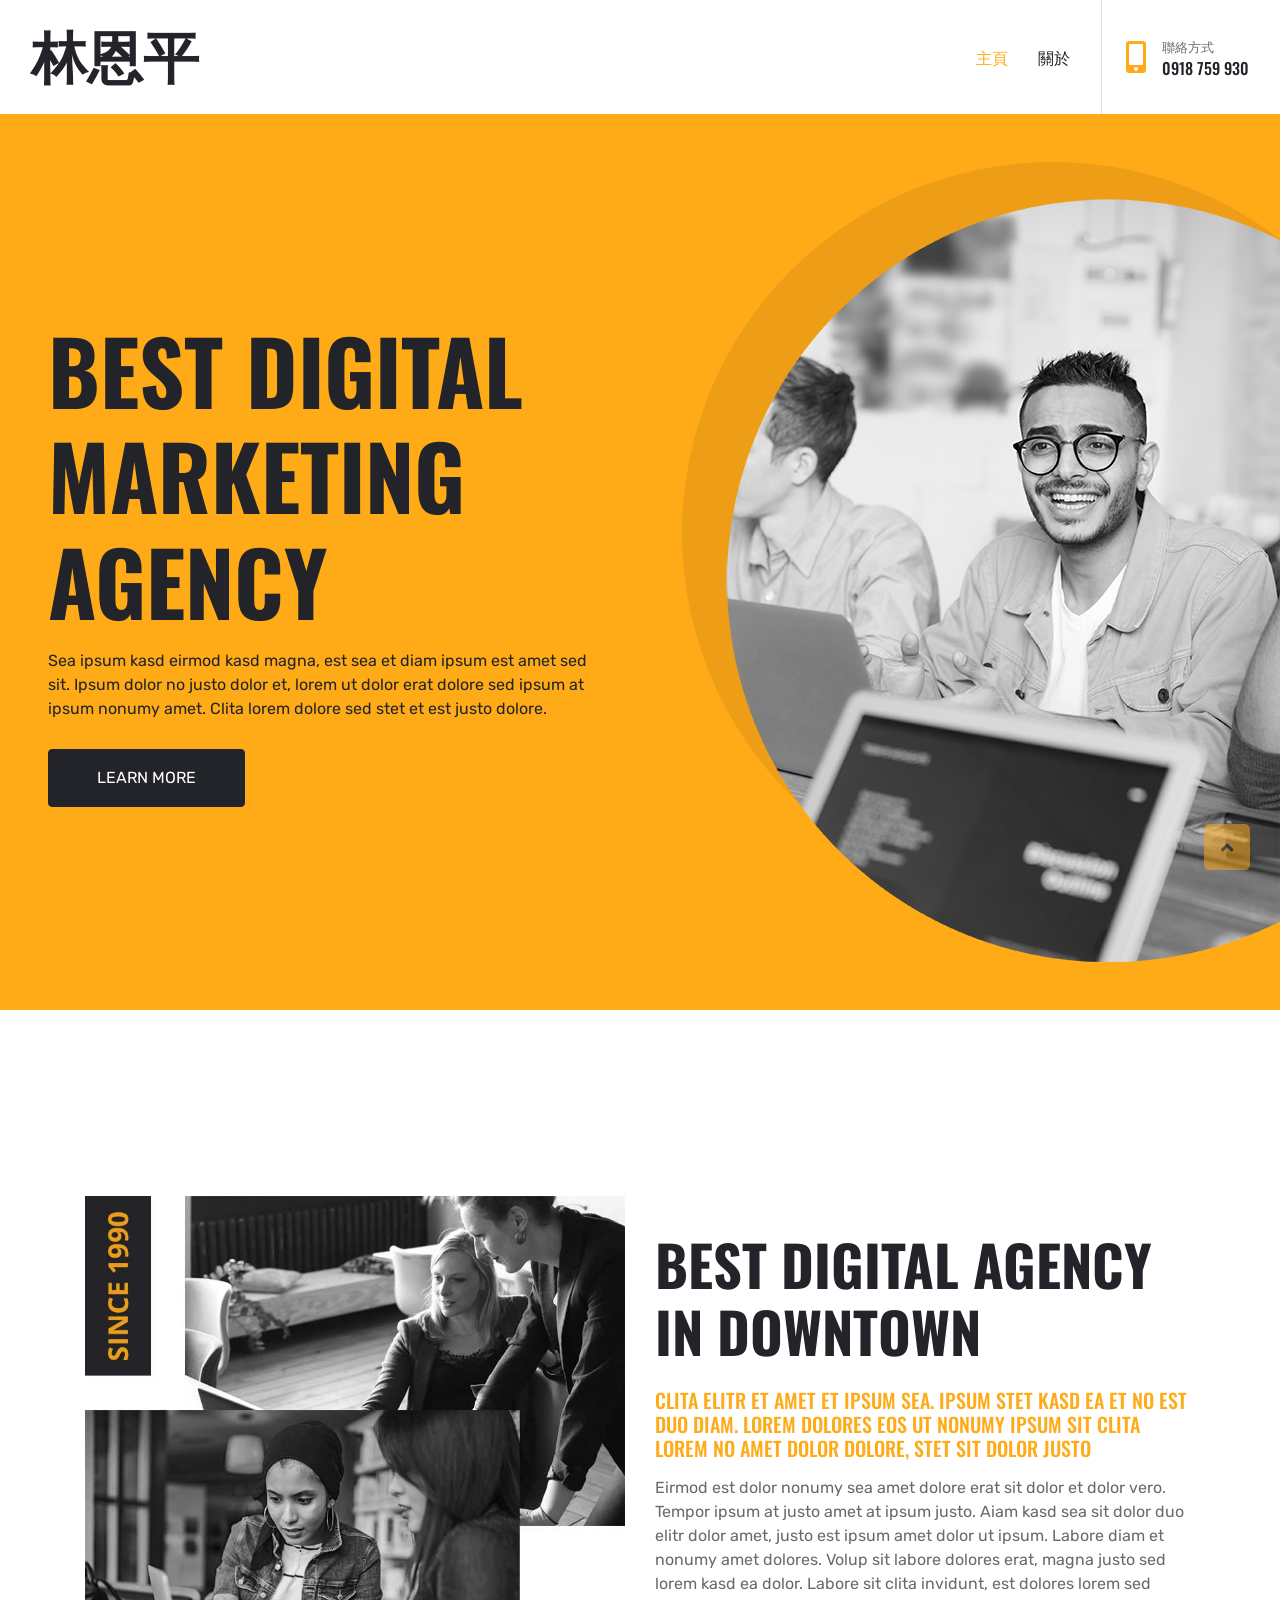
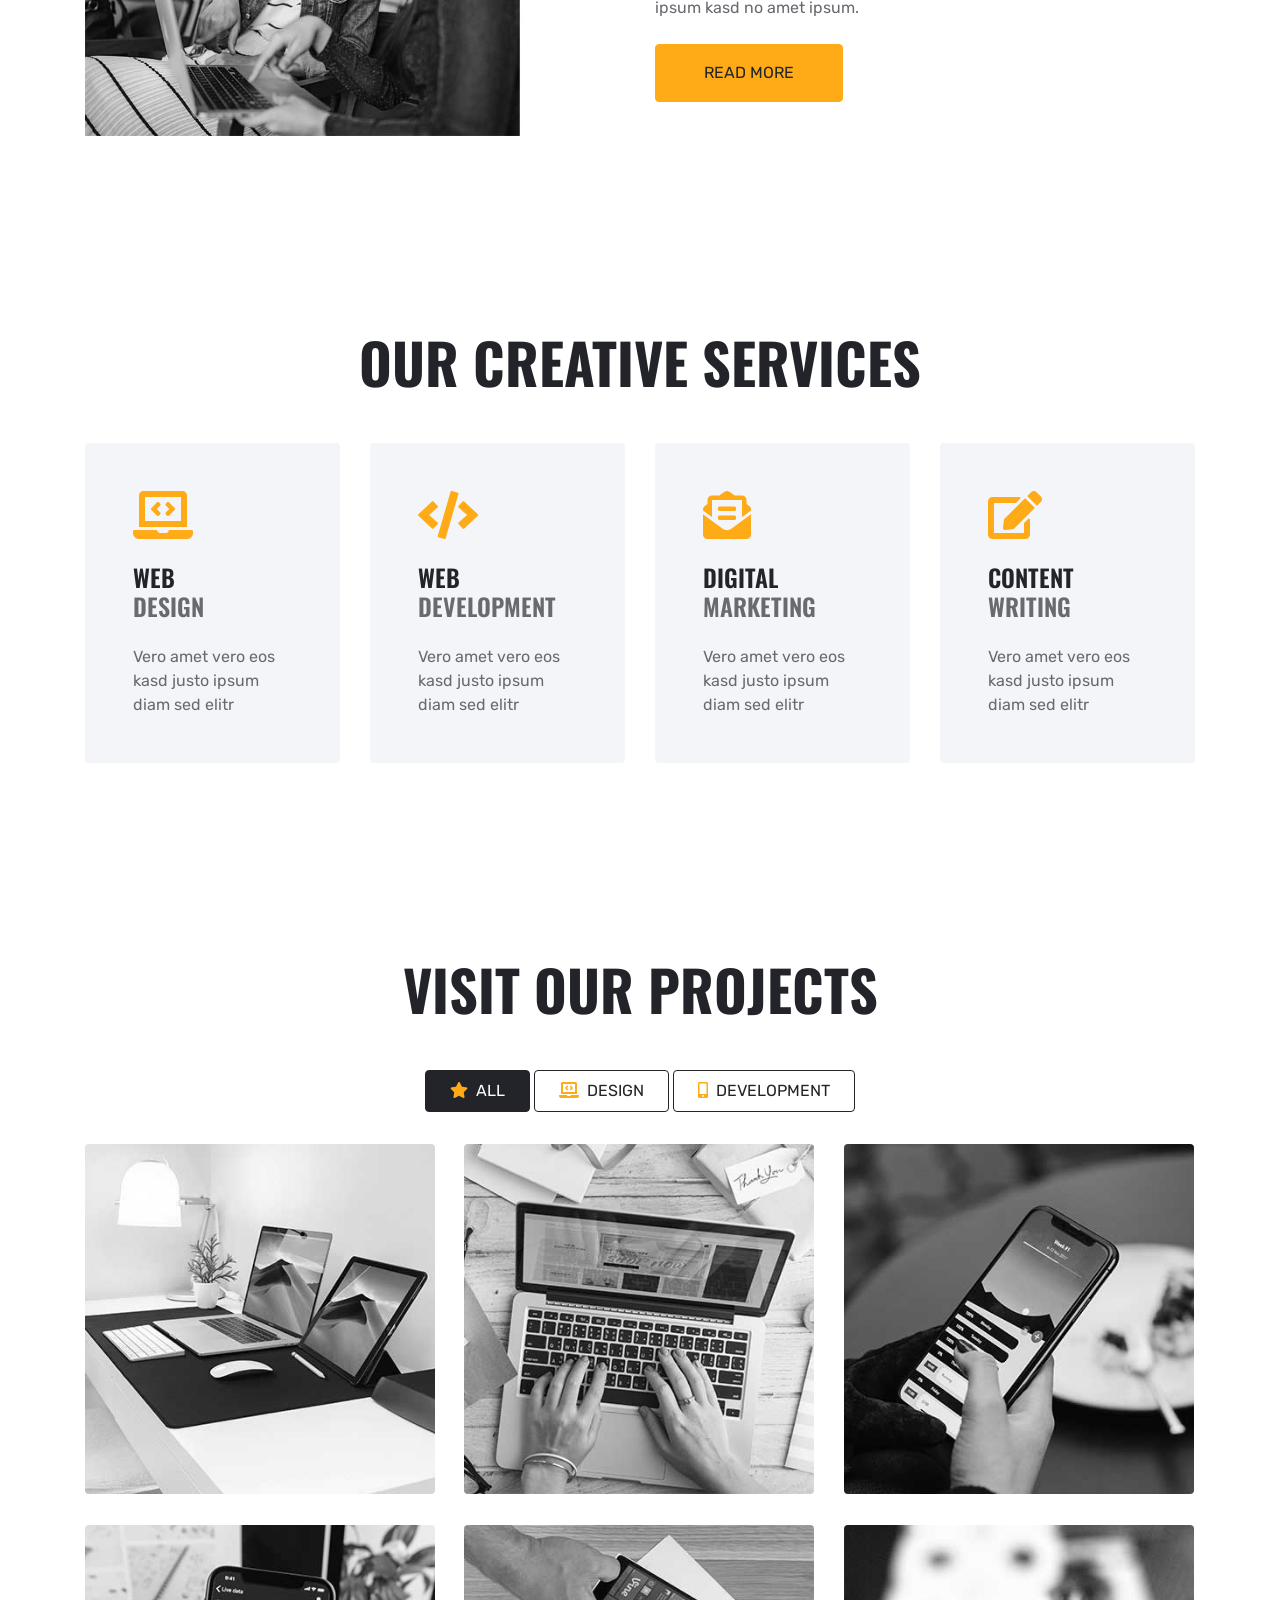
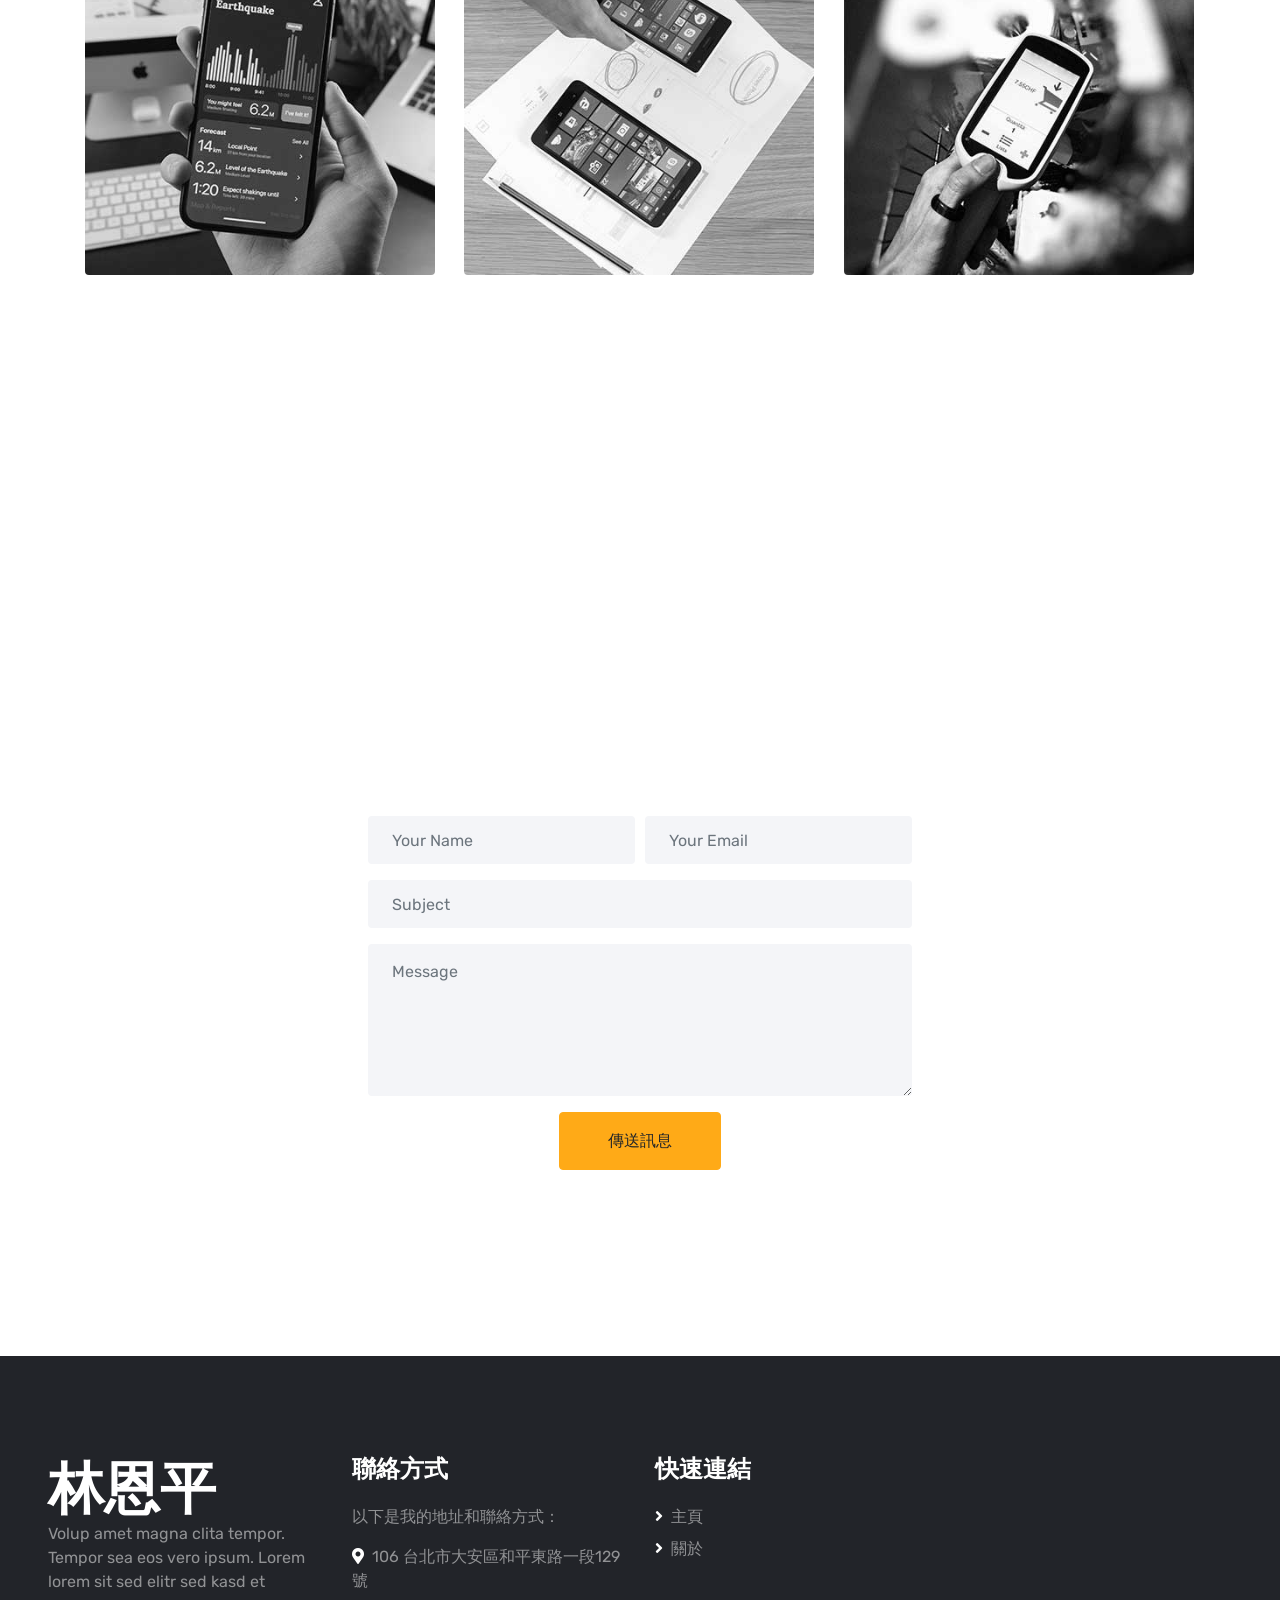
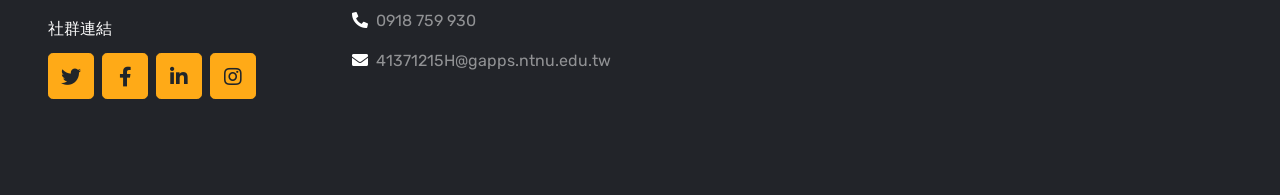
<file: Homework_1/index.html>
<!DOCTYPE html>
<html lang="zh-tw">

<head>
    <meta charset="utf-8">
    <title>個人網頁</title>
    <meta content="width=device-width, initial-scale=1.0" name="viewport">
    <meta content="Free HTML Templates" name="keywords">
    <meta content="Free HTML Templates" name="description">

    <!-- Favicon -->
    <link href="img/favicon.ico" rel="icon">

    <!-- Google Web Fonts -->
    <link rel="preconnect" href="https://fonts.gstatic.com">
    <link href="https://fonts.googleapis.com/css2?family=Oswald:wght@400;500;600;700&family=Rubik&display=swap" rel="stylesheet"> 

    <!-- Font Awesome -->
    <link href="https://cdnjs.cloudflare.com/ajax/libs/font-awesome/5.15.0/css/all.min.css" rel="stylesheet">

    <!-- Libraries Stylesheet -->
    <link href="lib/owlcarousel/assets/owl.carousel.min.css" rel="stylesheet">
    <link href="lib/lightbox/css/lightbox.min.css" rel="stylesheet">

    <!-- Customized Bootstrap Stylesheet -->
    <link href="css/style.css" rel="stylesheet">
</head>

<body>
    <!-- Navbar Start -->
    <div class="container-fluid bg-white position-relative">
        <nav class="navbar navbar-expand-lg bg-white navbar-light py-3 py-lg-0">
            <a href="index.html" class="navbar-brand text-secondary">
                <h1 class="display-4 text-uppercase">林恩平</h1>
            </a>
            <button type="button" class="navbar-toggler" data-toggle="collapse" data-target="#navbarCollapse">
                <span class="navbar-toggler-icon"></span>
            </button>
            <div class="collapse navbar-collapse" id="navbarCollapse">
                <div class="navbar-nav ml-auto py-0 pr-3 border-right">
                    <a href="index.html" class="nav-item nav-link active">主頁</a>
                    <a href="about.html" class="nav-item nav-link">關於</a>
                 <!--   <a href="service.html" class="nav-item nav-link">服務</a>
                    <a href="price.html" class="nav-item nav-link">價格</a>
                    <a href="project.html" class="nav-item nav-link">專案</a>
                    <div class="nav-item dropdown">
                        <a href="#" class="nav-link dropdown-toggle" data-toggle="dropdown">更多</a>
                        <div class="dropdown-menu rounded-0 m-0">
                            <a href="team.html" class="dropdown-item">Meat The Team</a>
                            <a href="testimonial.html" class="dropdown-item">Testimonial</a>
                        </div>
                    </div>
                    <a href="contact.html" class="nav-item nav-link">Contact</a> -->
                </div>
                <div class="d-none d-lg-flex align-items-center pl-4">
                    <i class="fa fa-2x fa-mobile-alt text-primary mr-3"></i>
                    <div>
                        <h6 class="text-body text-uppercase mb-1"><small>聯絡方式</small></h6>
                        <h6 class="m-0">0918 759 930</h6>
                    </div>
                </div>
            </div>
        </nav>
    </div>
    <!-- Navbar End -->


    <!-- Header Start -->
    <div class="container-fluid bg-primary py-5 px-0" style="margin-bottom: 90px;">
        <div class="row mx-0 align-items-center">
            <div class="col-lg-6 px-md-5 text-center text-lg-left">
                <h1 class="display-2 text-uppercase mb-3">Best Digital Marketing Agency</h1>
                <p class="text-dark mb-4">Sea ipsum kasd eirmod kasd magna, est sea et diam ipsum est amet sed sit.
                    Ipsum dolor no justo dolor et, lorem ut dolor erat dolore sed ipsum at ipsum nonumy amet. Clita
                    lorem dolore sed stet et est justo dolore.</p>
                <a href="" class="btn btn-dark text-uppercase mt-1 py-3 px-5">Learn More</a>
            </div>
            <div class="col-lg-6 px-0 text-right">
                <img class="img-fluid mt-5 mt-lg-0" src="img/header.png" alt="">
            </div>
        </div>
    </div>
    <!-- Header End -->


    <!-- About Start -->
    <div class="container-fluid py-5">
        <div class="container py-5">
            <div class="row align-items-center">
                <div class="col-lg-6">
                    <img class="img-fluid mb-4 mb-lg-0" src="img/about.jpg" alt="">
                </div>
                <div class="col-lg-6">
                    <h1 class="display-4 text-uppercase mb-4">Best digital agency in downtown</h1>
                    <h5 class="text-uppercase text-primary mb-3">Clita elitr et amet et ipsum sea. Ipsum stet kasd ea et no est duo diam. Lorem dolores eos ut nonumy ipsum sit clita lorem no amet dolor dolore, stet sit dolor justo</h5>
                    <p class="mb-4">Eirmod est dolor nonumy sea amet dolore erat sit dolor et dolor vero. Tempor ipsum at justo amet at ipsum justo. Aiam kasd sea sit dolor duo elitr dolor amet, justo est ipsum amet dolor ut ipsum. Labore diam et nonumy amet dolores. Volup sit labore dolores erat, magna justo sed lorem kasd ea dolor. Labore sit clita invidunt, est dolores lorem sed ipsum kasd no amet ipsum.</p>
                    <a href="" class="btn btn-primary text-uppercase py-3 px-5">Read More</a>
                </div>
            </div>
        </div>
    </div>
    <!-- About End -->
    

    <!-- Services Start -->
    <div class="container-fluid py-5">
        <div class="container pt-5 pb-3">
            <h1 class="display-4 text-uppercase text-center mb-5">Our Creative Services</h1>
            <div class="row">
                <div class="col-lg-3 mb-2">
                    <div class="service-item rounded p-5 mb-4">
                        <i class="fa fa-3x fa-laptop-code text-primary mb-4"></i>
                        <h4 class="text-uppercase mb-4">Web <span class="d-block text-body">Design</span></h4>
                        <p class="m-0">Vero amet vero eos kasd justo ipsum diam sed elitr</p>
                    </div>
                </div>
                <div class="col-lg-3 mb-2">
                    <div class="service-item rounded p-5 mb-4">
                        <i class="fa fa-3x fa-code text-primary mb-4"></i>
                        <h4 class="text-uppercase mb-4">Web <span class="d-block text-body">Development</span></h4>
                        <p class="m-0">Vero amet vero eos kasd justo ipsum diam sed elitr</p>
                    </div>
                </div>
                <div class="col-lg-3 mb-2">
                    <div class="service-item rounded p-5 mb-4">
                        <i class="fa fa-3x fa-envelope-open-text text-primary mb-4"></i>
                        <h4 class="text-uppercase mb-4">Digital <span class="d-block text-body">Marketing</span></h4>
                        <p class="m-0">Vero amet vero eos kasd justo ipsum diam sed elitr</p>
                    </div>
                </div>
                <div class="col-lg-3 mb-2">
                    <div class="service-item rounded p-5 mb-4">
                        <i class="fa fa-3x fa-edit text-primary mb-4"></i>
                        <h4 class="text-uppercase mb-4">Content <span class="d-block text-body">Writing</span></h4>
                        <p class="m-0">Vero amet vero eos kasd justo ipsum diam sed elitr</p>
                    </div>
                </div>
            </div>
        </div>
    </div>
    <!-- Services End -->


    <!-- Portfolio Start -->
    <div class="container-fluid py-5">
        <div class="container pt-5 pb-3">
            <h1 class="display-4 text-uppercase text-center mb-5">Visit Our Projects</h1>
            <div class="row">
                <div class="col-12 text-center mb-2">
                    <ul class="list-inline mb-4" id="portfolio-flters">
                        <li class="btn btn-outline-dark text-uppercase py-2 px-4 active" data-filter="*">
                            <i class="fa fa-star text-primary mr-2"></i>All
                        </li>
                        <li class="btn btn-outline-dark text-uppercase py-2 px-4" data-filter=".first">
                            <i class="fa fa-laptop-code text-primary mr-2"></i>Design
                        </li>
                        <li class="btn btn-outline-dark text-uppercase py-2 px-4" data-filter=".second">
                            <i class="fa fa-mobile-alt text-primary mr-2"></i>Development
                        </li>
                    </ul>
                </div>
            </div>
            <div class="row portfolio-container">
                <div class="col-lg-4 col-md-6 mb-4 portfolio-item first">
                    <div class="position-relative rounded overflow-hidden mb-2">
                        <img class="img-fluid w-100" src="img/portfolio-1.jpg" alt="">
                        <div class="portfolio-btn d-flex align-items-center justify-content-center">
                            <a href="img/portfolio-1.jpg" data-lightbox="portfolio">
                                <i class="fa fa-4x fa-plus text-primary"></i>
                            </a>
                        </div>
                    </div>
                </div>
                <div class="col-lg-4 col-md-6 mb-4 portfolio-item second">
                    <div class="position-relative rounded overflow-hidden mb-2">
                        <img class="img-fluid w-100" src="img/portfolio-2.jpg" alt="">
                        <div class="portfolio-btn d-flex align-items-center justify-content-center">
                            <a href="img/portfolio-2.jpg" data-lightbox="portfolio">
                                <i class="fa fa-4x fa-plus text-primary"></i>
                            </a>
                        </div>
                    </div>
                </div>
                <div class="col-lg-4 col-md-6 mb-4 portfolio-item first">
                    <div class="position-relative rounded overflow-hidden mb-2">
                        <img class="img-fluid w-100" src="img/portfolio-3.jpg" alt="">
                        <div class="portfolio-btn d-flex align-items-center justify-content-center">
                            <a href="img/portfolio-3.jpg" data-lightbox="portfolio">
                                <i class="fa fa-4x fa-plus text-primary"></i>
                            </a>
                        </div>
                    </div>
                </div>
                <div class="col-lg-4 col-md-6 mb-4 portfolio-item second">
                    <div class="position-relative rounded overflow-hidden mb-2">
                        <img class="img-fluid w-100" src="img/portfolio-4.jpg" alt="">
                        <div class="portfolio-btn d-flex align-items-center justify-content-center">
                            <a href="img/portfolio-4.jpg" data-lightbox="portfolio">
                                <i class="fa fa-4x fa-plus text-primary"></i>
                            </a>
                        </div>
                    </div>
                </div>
                <div class="col-lg-4 col-md-6 mb-4 portfolio-item first">
                    <div class="position-relative rounded overflow-hidden mb-2">
                        <img class="img-fluid w-100" src="img/portfolio-5.jpg" alt="">
                        <div class="portfolio-btn d-flex align-items-center justify-content-center">
                            <a href="img/portfolio-3.jpg" data-lightbox="portfolio">
                                <i class="fa fa-4x fa-plus text-primary"></i>
                            </a>
                        </div>
                    </div>
                </div>
                <div class="col-lg-4 col-md-6 mb-4 portfolio-item second">
                    <div class="position-relative rounded overflow-hidden mb-2">
                        <img class="img-fluid w-100" src="img/portfolio-6.jpg" alt="">
                        <div class="portfolio-btn d-flex align-items-center justify-content-center">
                            <a href="img/portfolio-4.jpg" data-lightbox="portfolio">
                                <i class="fa fa-4x fa-plus text-primary"></i>
                            </a>
                        </div>
                    </div>
                </div>
            </div>
        </div>
    </div>
    <!-- Portfolio End -->


    <!-- Pricing Plan Start 
    <div class="container-fluid py-5">
        <div class="container pt-5 pb-3">
            <h1 class="display-4 text-uppercase text-center mb-5">Competitive Pricing</h1>
            <div class="row">
                <div class="col-lg-4 mb-2">
                    <div class="bg-light rounded text-center pt-5 mt-lg-5 mb-4">
                        <h2 class="text-uppercase">Basic</h2>
                        <h6 class="text-uppercase text-body mb-5">The Best Choice</h6>
                        <div class="text-center bg-dark rounded-circle p-4 mb-2">
                            <h1 class="display-4 text-white mb-0">
                                <small class="align-top"
                                    style="font-size: 22px; line-height: 45px;">$</small>49<small
                                    class="align-bottom" style="font-size: 16px; line-height: 40px;">/
                                    Mo</small>
                            </h1>
                        </div>
                        <div class="text-center py-4">
                            <p>HTML5 & CSS3</p>
                            <p>Bootstrap v4</p>
                            <p>Responsive Layout</p>
                            <p>Compatible With All Browsers</p>
                            <a href="" class="btn btn-dark text-uppercase py-2 px-4 my-3">Order Now</a>
                        </div>
                    </div>
                </div>
                <div class="col-lg-4 mb-2">
                    <div class="bg-dark rounded text-center pt-5 mb-4">
                        <h2 class="text-uppercase text-white">Standard</h2>
                        <h6 class="text-uppercase text-secondary mb-5">The Best Choice</h6>
                        <div class="text-center bg-primary rounded-circle p-4 mb-2">
                            <h1 class="display-4 mb-0">
                                <small class="align-top"
                                    style="font-size: 22px; line-height: 45px;">$</small>99<small
                                    class="align-bottom" style="font-size: 16px; line-height: 40px;">/
                                    Mo</small>
                            </h1>
                        </div>
                        <div class="text-center text-secondary py-4">
                            <p>HTML5 & CSS3</p>
                            <p>Bootstrap v4</p>
                            <p>Responsive Layout</p>
                            <p>Compatible With All Browsers</p>
                            <a href="" class="btn btn-primary text-uppercase py-2 px-4 my-3">Order Now</a>
                        </div>
                    </div>
                </div>
                <div class="col-lg-4 mb-2">
                    <div class="bg-light rounded text-center pt-5 mt-lg-5 mb-4">
                        <h2 class=" text-uppercase">Extended</h2>
                        <h6 class="text-uppercase text-body mb-5">The Best Choice</h6>
                        <div class="text-center bg-dark rounded-circle p-4 mb-2">
                            <h1 class="display-4 text-white mb-0">
                                <small class="align-top"
                                    style="font-size: 22px; line-height: 45px;">$</small>149<small
                                    class="align-bottom" style="font-size: 16px; line-height: 40px;">/
                                    Mo</small>
                            </h1>
                        </div>
                        <div class="text-center py-4">
                            <p>HTML5 & CSS3</p>
                            <p>Bootstrap v4</p>
                            <p>Responsive Layout</p>
                            <p>Compatible With All Browsers</p>
                            <a href="" class="btn btn-dark text-uppercase py-2 px-4 my-3">Order Now</a>
                        </div>
                    </div>
                </div>
            </div>
        </div>
    </div>
     Pricing Plan End -->


    <!-- Team Start 
    <div class="container-fluid py-5">
        <div class="container py-5">
            <h1 class="display-4 text-uppercase text-center mb-5">Meet Our Team</h1>
            <div class="owl-carousel team-carousel position-relative" style="padding-left: 30px;">
                <div class="team-item rounded overflow-hidden">
                    <div class="position-relative">
                        <img class="img-fluid w-100" src="img/team-1.jpg" alt="">
                        <div class="team-overlay">
                            <div class="d-flex align-items-center justify-content-start">
                                <a class="btn btn-lg btn-primary btn-lg-square mx-1" href="#"><i class="fab fa-twitter"></i></a>
                                <a class="btn btn-lg btn-primary btn-lg-square mx-1" href="#"><i class="fab fa-facebook-f"></i></a>
                                <a class="btn btn-lg btn-primary btn-lg-square mx-1" href="#"><i class="fab fa-linkedin-in"></i></a>
                            </div>
                        </div>
                    </div>
                    <div class="bg-light text-center p-4">
                        <h4 class="text-uppercase">John Doe</h4>
                        <p class="m-0">CEO, Founder</p>
                    </div>
                </div>
                <div class="team-item rounded overflow-hidden">
                    <div class="position-relative">
                        <img class="img-fluid w-100" src="img/team-2.jpg" alt="">
                        <div class="team-overlay">
                            <div class="d-flex align-items-center justify-content-start">
                                <a class="btn btn-lg btn-primary btn-lg-square mx-1" href="#"><i class="fab fa-twitter"></i></a>
                                <a class="btn btn-lg btn-primary btn-lg-square mx-1" href="#"><i class="fab fa-facebook-f"></i></a>
                                <a class="btn btn-lg btn-primary btn-lg-square mx-1" href="#"><i class="fab fa-linkedin-in"></i></a>
                            </div>
                        </div>
                    </div>
                    <div class="bg-light text-center p-4">
                        <h4 class="text-uppercase">Kate Wilson</h4>
                        <p class="m-0">Designer</p>
                    </div>
                </div>
                <div class="team-item rounded overflow-hidden">
                    <div class="position-relative">
                        <img class="img-fluid w-100" src="img/team-3.jpg" alt="">
                        <div class="team-overlay">
                            <div class="d-flex align-items-center justify-content-start">
                                <a class="btn btn-lg btn-primary btn-lg-square mx-1" href="#"><i class="fab fa-twitter"></i></a>
                                <a class="btn btn-lg btn-primary btn-lg-square mx-1" href="#"><i class="fab fa-facebook-f"></i></a>
                                <a class="btn btn-lg btn-primary btn-lg-square mx-1" href="#"><i class="fab fa-linkedin-in"></i></a>
                            </div>
                        </div>
                    </div>
                    <div class="bg-light text-center p-4">
                        <h4 class="text-uppercase">John Brown</h4>
                        <p class="m-0">Developer</p>
                    </div>
                </div>
                <div class="team-item rounded overflow-hidden">
                    <div class="position-relative">
                        <img class="img-fluid w-100" src="img/team-4.jpg" alt="">
                        <div class="team-overlay">
                            <div class="d-flex align-items-center justify-content-start">
                                <a class="btn btn-lg btn-primary btn-lg-square mx-1" href="#"><i class="fab fa-twitter"></i></a>
                                <a class="btn btn-lg btn-primary btn-lg-square mx-1" href="#"><i class="fab fa-facebook-f"></i></a>
                                <a class="btn btn-lg btn-primary btn-lg-square mx-1" href="#"><i class="fab fa-linkedin-in"></i></a>
                            </div>
                        </div>
                    </div>
                    <div class="bg-light text-center p-4">
                        <h4 class="text-uppercase">Paul Watson</h4>
                        <p class="m-0">Marketer</p>
                    </div>
                </div>
            </div>
        </div>
    </div>
     Team End -->


    <!-- Testimonial Start 
    <div class="container-fluid py-5">
        <div class="container py-5">
            <h1 class="display-4 text-uppercase text-center mb-5">Our Client's Say</h1>
            <div class="owl-carousel testimonial-carousel">
                <div class="testimonial-item position-relative text-center rounded p-4">
                    <img class="img-fluid rounded mx-auto my-4" src="img/testimonial-1.jpg" alt="">
                    <h5 class="text-uppercase">Client Name</h5>
                    <p class="text-uppercase">Profession</p>
                    <p class="text-secondary">Tempor lorem dolor sea et ipsum, lorem justo kasd dolore vero eos. Lorem duo ipsum sea amet et clita dolor</p>
                </div>
                <div class="testimonial-item position-relative text-center rounded p-4">
                    <img class="img-fluid rounded mx-auto my-4" src="img/testimonial-2.jpg" alt="">
                    <h5 class="text-uppercase">Client Name</h5>
                    <p class="text-uppercase">Profession</p>
                    <p class="text-secondary">Tempor lorem dolor sea et ipsum, lorem justo kasd dolore vero eos. Lorem duo ipsum sea amet et clita dolor</p>
                </div>
                <div class="testimonial-item position-relative text-center rounded p-4">
                    <img class="img-fluid rounded mx-auto my-4" src="img/testimonial-3.jpg" alt="">
                    <h5 class="text-uppercase">Client Name</h5>
                    <p class="text-uppercase">Profession</p>
                    <p class="text-secondary">Tempor lorem dolor sea et ipsum, lorem justo kasd dolore vero eos. Lorem duo ipsum sea amet et clita dolor</p>
                </div>
                <div class="testimonial-item position-relative text-center rounded p-4">
                    <img class="img-fluid rounded mx-auto my-4" src="img/testimonial-4.jpg" alt="">
                    <h5 class="text-uppercase">Client Name</h5>
                    <p class="text-uppercase">Profession</p>
                    <p class="text-secondary">Tempor lorem dolor sea et ipsum, lorem justo kasd dolore vero eos. Lorem duo ipsum sea amet et clita dolor</p>
                </div>
            </div>
        </div>
    </div>
     Testimonial End -->


    <!-- Contact Start -->
    <div class="container-fluid py-5 px-0">
        <div class="row mt-5 mx-0">
            <div class="col-12 px-0" style="height: 500px;">
                <div class="position-relative h-100">
                    <iframe class="position-relative w-100 h-100"
                        src="https://www.google.com/maps/embed?pb=!1m18!1m12!1m3!1d3040.046818696455!2d121.52821195561995!3d25.02574790514398!2m3!1f0!2f0!3f0!3m2!1i1024!2i768!4f13.1!3m3!1m2!1s0x3442a97ac8747499%3A0x783a29baf61d07ae!2z5ZyL56uL6Ie654Gj5bir56-E5aSn5a24IOWSjOW5s-agoeWNgCDihaE!5e0!3m2!1szh-TW!2stw!4v1757746157423!5m2!1szh-TW!2stw"
                        frameborder="0" style="border:0;" allowfullscreen="" aria-hidden="false"
                        tabindex="0"></iframe>
                </div>
            </div>
        </div>
        <div class="row mx-0 justify-content-center" style="margin-top: -200px;">
            <div class="col-lg-6 col-md-8 col-sm-10 px-0">
                <div class="contact-form bg-white rounded p-5">
                    <div id="success"></div>
                    <form name="sentMessage" id="contactForm" novalidate="novalidate">
                        <div class="form-row">
                            <div class="col-md-6">
                                <div class="control-group">
                                    <input type="text" class="form-control bg-light border-0 p-4" id="name" placeholder="Your Name" required="required" data-validation-required-message="請輸入你的名字" />
                                    <p class="help-block text-danger"></p>
                                </div>
                            </div>
                            <div class="col-md-6">
                                <div class="control-group">
                                    <input type="email" class="form-control bg-light border-0 p-4" id="email" placeholder="Your Email" required="required" data-validation-required-message="請輸入你的電子郵件" />
                                    <p class="help-block text-danger"></p>
                                </div>
                            </div>
                        </div>
                        <div class="control-group">
                            <input type="text" class="form-control bg-light border-0 p-4" id="subject" placeholder="Subject" required="required" data-validation-required-message="請輸入標題" />
                            <p class="help-block text-danger"></p>
                        </div>
                        <div class="control-group">
                            <textarea class="form-control bg-light border-0 py-3 px-4" rows="5" id="message" placeholder="Message" required="required" data-validation-required-message="請輸入你的訊息"></textarea>
                            <p class="help-block text-danger"></p>
                        </div>
                        <div class="text-center">
                            <button class="btn btn-primary text-uppercase py-3 px-5" type="submit" id="sendMessageButton">傳送訊息</button>
                        </div>
                    </form>
                </div>
            </div>
        </div>
    </div>
    <!-- Contact End -->


    <!-- Footer Start -->
    <div class="container-fluid bg-dark text-white-50 py-5 px-sm-3 px-md-5" style="margin-top: 90px;">
        <div class="row pt-5">
            <div class="col-lg-3 col-md-6 mb-5">
                <a href="index.html" class="navbar-brand">
                    <h1 class="m-0 mt-n2 text-white display-4">林恩平</h1>
                </a>
                <p>Volup amet magna clita tempor. Tempor sea eos vero ipsum. Lorem lorem sit sed elitr sed kasd et</p>
                <h6 class="text-uppercase text-white py-2">社群連結</h6>
                <div class="d-flex justify-content-start">
                    <a class="btn btn-lg btn-primary btn-lg-square mr-2" href="#"><i class="fab fa-twitter"></i></a>
                    <a class="btn btn-lg btn-primary btn-lg-square mr-2" href="#"><i class="fab fa-facebook-f"></i></a>
                    <a class="btn btn-lg btn-primary btn-lg-square mr-2" href="#"><i class="fab fa-linkedin-in"></i></a>
                    <a class="btn btn-lg btn-primary btn-lg-square" href="#"><i class="fab fa-instagram"></i></a>
                </div>
            </div>
            <div class="col-lg-3 col-md-6 mb-5">
                <h4 class="text-uppercase text-white mb-4">聯絡方式</h4>
                <p>以下是我的地址和聯絡方式：</p>
                <p><i class="fa fa-map-marker-alt text-white mr-2"></i>106 台北市大安區和平東路一段129號</p>
                <p><i class="fa fa-phone-alt text-white mr-2"></i>0918 759 930</p>
                <p><i class="fa fa-envelope text-white mr-2"></i>41371215H@gapps.ntnu.edu.tw</p>
            </div>
            <div class="col-lg-3 col-md-6 mb-5">
                <h4 class="text-uppercase text-white mb-4">快速連結</h4>
                <div class="d-flex flex-column justify-content-start">
                    <a class="text-white-50 mb-2" href="#"><i class="fa fa-angle-right text-white mr-2"></i>主頁</a>
                    <a class="text-white-50 mb-2" href="#"><i class="fa fa-angle-right text-white mr-2"></i>關於</a>
                  <!--  <a class="text-white-50 mb-2" href="#"><i class="fa fa-angle-right text-white mr-2"></i>Our Services</a>
                    <a class="text-white-50 mb-2" href="#"><i class="fa fa-angle-right text-white mr-2"></i>Pricing Plan</a>
                    <a class="text-white-50 mb-2" href="#"><i class="fa fa-angle-right text-white mr-2"></i>Meet The Team</a>
                    <a class="text-white-50" href="#"><i class="fa fa-angle-right text-white mr-2"></i>Contact Us</a> -->
                </div>
            </div>
            <!--<div class="col-lg-3 col-md-6 mb-5">
                <h4 class="text-uppercase text-white mb-4">通訊</h4>
                <p class="mb-4">Volup amet magna clita tempor. Tempor sea eos vero ipsum. Lorem lorem sit sed elitr sed kasd et</p>
                <div class="w-100 mb-3">
                    <div class="input-group">
                        <input type="text" class="form-control border-light" style="padding: 25px;" placeholder="你的電子郵件">
                        <div class="input-group-append">
                            <button class="btn btn-primary text-uppercase px-3">Sign Up</button>
                        </div>
                    </div>
                </div>
                <i>Lorem sit sed elitr sed kasd et</i>
            </div>-->
        </div>
    </div>
   <!-- <div class="container-fluid py-4 px-sm-3 px-md-5" style="background: #111111;">
        <p class="mb-2 text-center text-white-50">&copy; <a href="#">林恩平</a>. All Rights Reserved.</p>
        <p class="m-0 text-center text-white-50">Designed by <a href="https://htmlcodex.com">HTML Codex</a></p>
    </div>-->
    <!-- Footer End -->


    <!-- Back to Top -->
    <a href="#" class="btn btn-lg btn-primary btn-lg-square back-to-top"><i class="fa fa-angle-up"></i></a>


    <!-- JavaScript Libraries -->
    <script src="https://code.jquery.com/jquery-3.4.1.min.js"></script>
    <script src="https://stackpath.bootstrapcdn.com/bootstrap/4.4.1/js/bootstrap.bundle.min.js"></script>
    <script src="lib/easing/easing.min.js"></script>
    <script src="lib/waypoints/waypoints.min.js"></script>
    <script src="lib/owlcarousel/owl.carousel.min.js"></script>
    <script src="lib/isotope/isotope.pkgd.min.js"></script>
    <script src="lib/lightbox/js/lightbox.min.js"></script>

    <!-- Contact Javascript File -->
    <script src="mail/jqBootstrapValidation.min.js"></script>
    <script src="mail/contact.js"></script>

    <!-- Template Javascript -->
    <script src="js/main.js"></script>
</body>

</html>
</file>
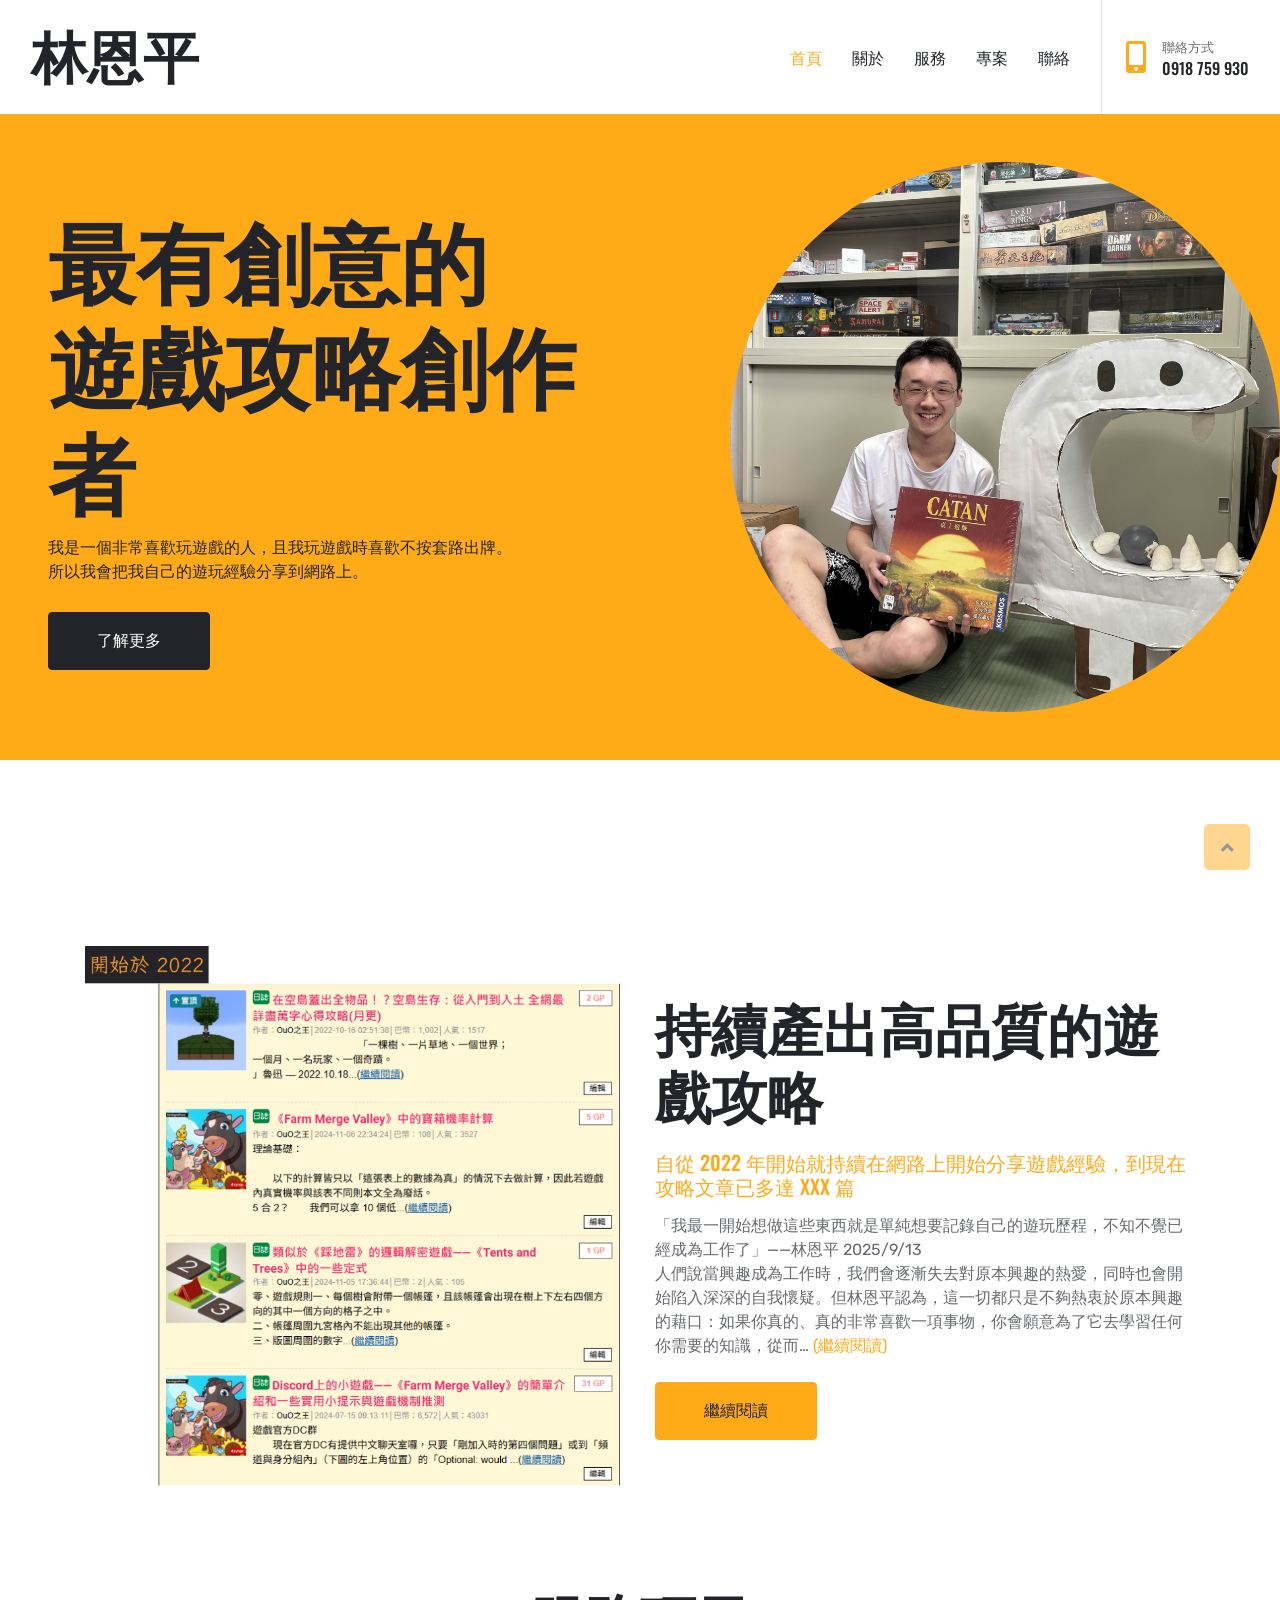
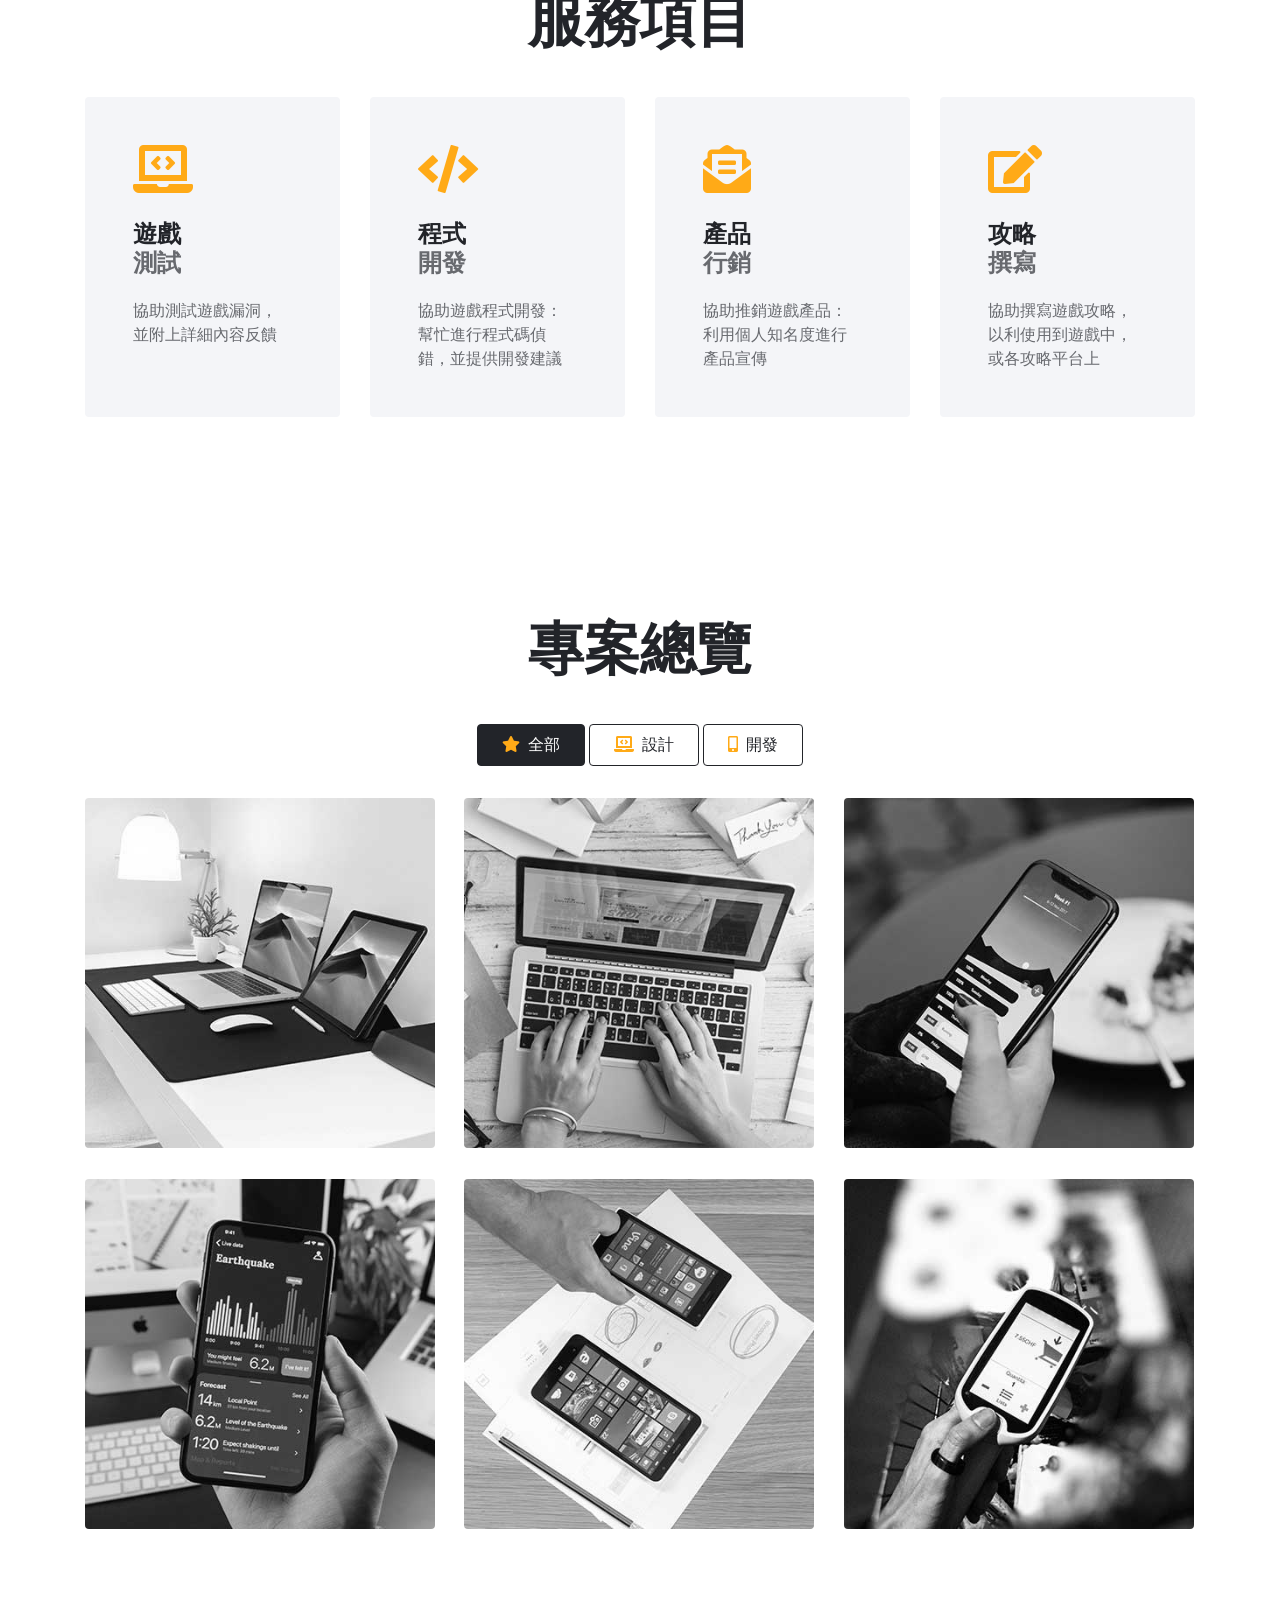
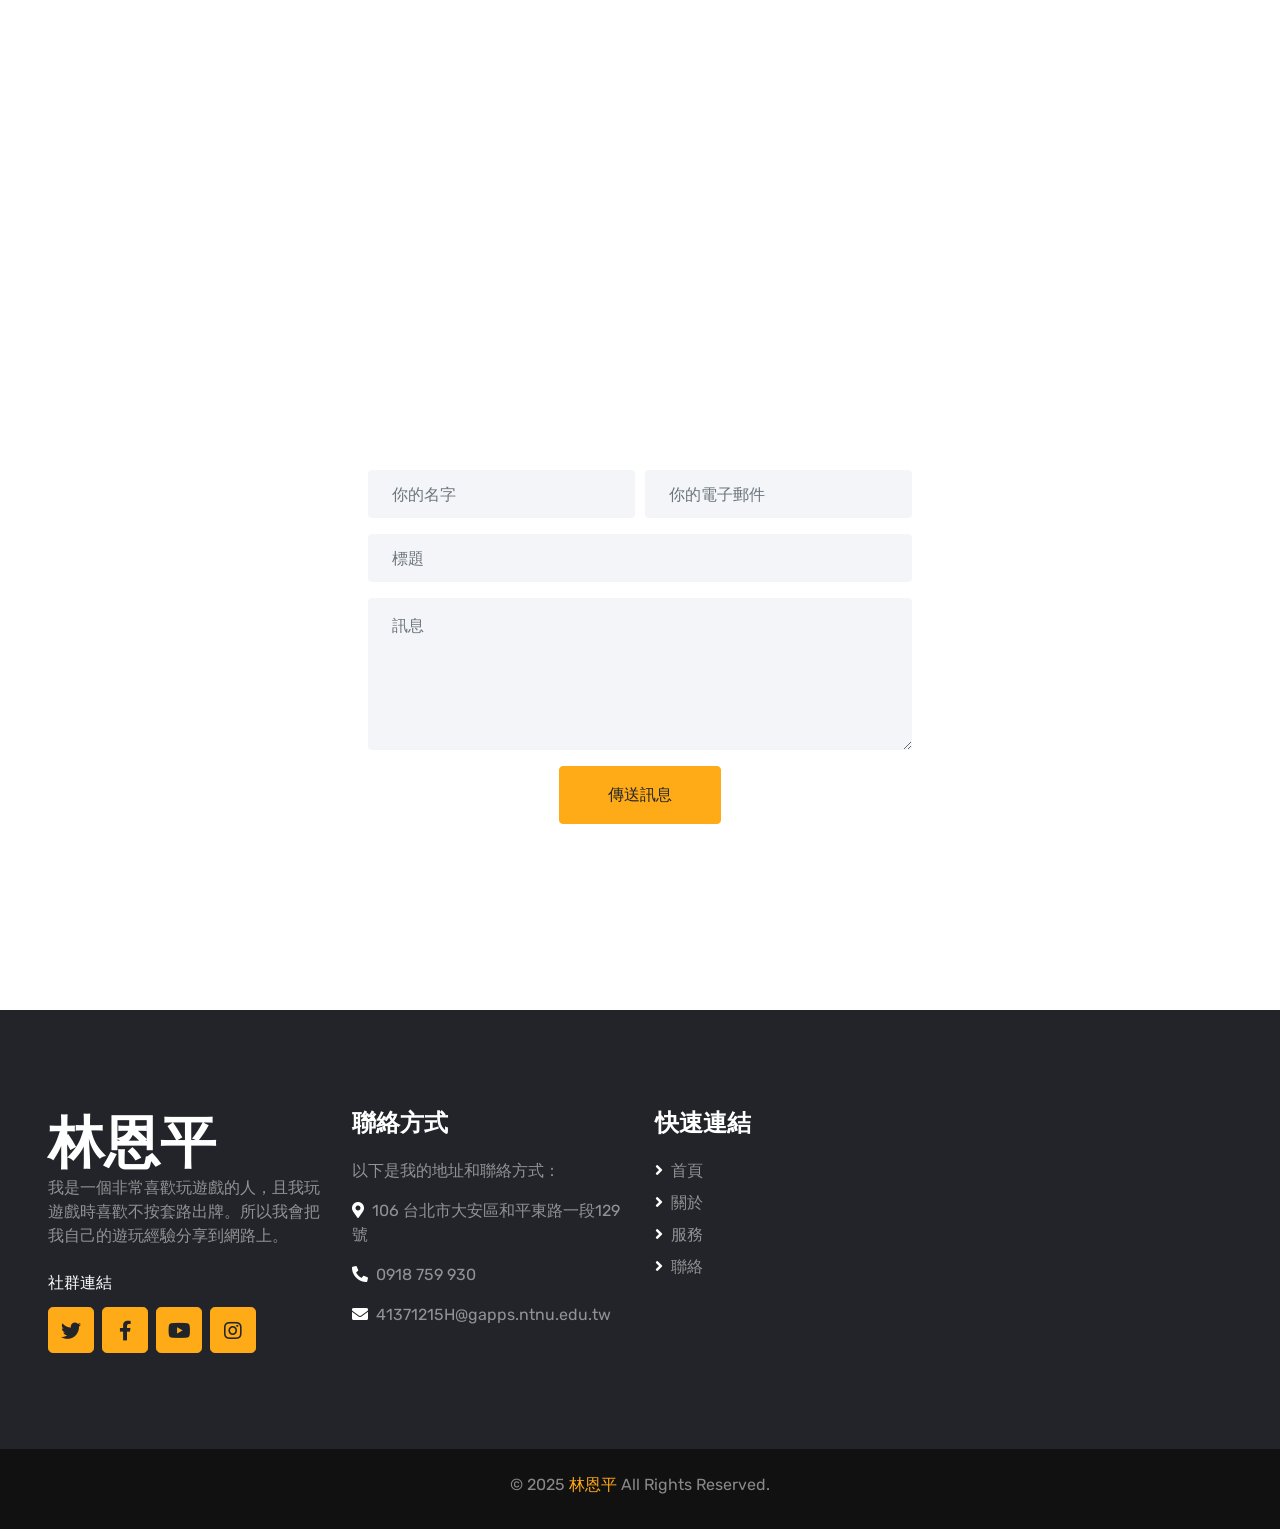
<file: Homework-3/public/index.html>
<!DOCTYPE html>
<html lang="zh-tw">

<head>
    <meta charset="utf-8">
    <title>首頁</title>
    <meta content="width=device-width, initial-scale=1.0" name="viewport">
    <meta content="Free HTML Templates" name="keywords">
    <meta content="Free HTML Templates" name="description">

    <!-- Favicon -->
    <link href="img/favicon.ico" rel="icon">

    <!-- Google Web Fonts -->
    <link rel="preconnect" href="https://fonts.gstatic.com">
    <link href="https://fonts.googleapis.com/css2?family=Oswald:wght@400;500;600;700&family=Rubik&display=swap" rel="stylesheet"> 

    <!-- Font Awesome -->
    <link href="https://cdnjs.cloudflare.com/ajax/libs/font-awesome/5.15.0/css/all.min.css" rel="stylesheet">

    <!-- Libraries Stylesheet -->
    <link href="lib/owlcarousel/assets/owl.carousel.min.css" rel="stylesheet">
    <link href="lib/lightbox/css/lightbox.min.css" rel="stylesheet">

    <!-- Customized Bootstrap Stylesheet -->
    <link href="css/style.css" rel="stylesheet">
</head>

<body>
    <!-- Navbar Start -->
    <div class="container-fluid bg-white position-relative">
        <nav class="navbar navbar-expand-lg bg-white navbar-light py-3 py-lg-0">
            <a href="index.html" class="navbar-brand text-secondary">
                <h1 class="display-4 text-uppercase">林恩平</h1>
            </a>
            <button type="button" class="navbar-toggler" data-toggle="collapse" data-target="#navbarCollapse">
                <span class="navbar-toggler-icon"></span>
            </button>
            <div class="collapse navbar-collapse" id="navbarCollapse">
                <div class="navbar-nav ml-auto py-0 pr-3 border-right">
                    <a href="index.html" class="nav-item nav-link active">首頁</a>
                    <a href="about.html" class="nav-item nav-link">關於</a>
                    <a href="service.html" class="nav-item nav-link">服務</a>
                  <!--  <a href="price.html" class="nav-item nav-link">價格</a> -->
                    <a href="project.html" class="nav-item nav-link">專案</a>
                    <!--<div class="nav-item dropdown">
                        <a href="#" class="nav-link dropdown-toggle" data-toggle="dropdown">更多</a>
                        <div class="dropdown-menu rounded-0 m-0">
                            <a href="team.html" class="dropdown-item">Meat The Team</a>
                            <a href="testimonial.html" class="dropdown-item">Testimonial</a> 
                        </div>
                    </div>-->
                    <a href="contact.html" class="nav-item nav-link">聯絡</a>
                </div>
                <div class="d-none d-lg-flex align-items-center pl-4">
                    <i class="fa fa-2x fa-mobile-alt text-primary mr-3"></i>
                    <div>
                        <h6 class="text-body text-uppercase mb-1"><small>聯絡方式</small></h6>
                        <h6 class="m-0">0918 759 930</h6>
                    </div>
                </div>
            </div>
        </nav>
    </div>
    <!-- Navbar End -->


    <!-- Header Start -->
    <div class="container-fluid bg-primary py-5 px-0" style="margin-bottom: 90px;">
        <div class="row mx-0 align-items-center">
            <div class="col-lg-6 px-md-5 text-center text-lg-left">
                <h1 class="display-2 text-uppercase mb-3">最有創意的<br>遊戲攻略創作者</h1>
                <p class="text-dark mb-4">我是一個非常喜歡玩遊戲的人，且我玩遊戲時喜歡不按套路出牌。<br>所以我會把我自己的遊玩經驗分享到網路上。</p>
                <a href="" class="btn btn-dark text-uppercase mt-1 py-3 px-5">了解更多</a>
            </div>
            <div class="col-lg-6 px-0 text-right">
                <div class="header-image">
                </div>
            </div>
        </div>
    </div>
    <!-- Header End -->
    <!-- About Start -->
    <div class="container-fluid pt-5">
        <div class="container pt-5">
            <div class="row align-items-center">
                <div class="col-lg-6">
                    <img class="img-fluid mb-4 mb-lg-0" src="img/about.jpg" alt="">
                </div>
                <div class="col-lg-6">
                    <h1 class="display-4 text-uppercase mb-4">持續產出高品質的遊戲攻略</h1>
                    <h5 class="text-uppercase text-primary mb-3">自從 2022 年開始就持續在網路上開始分享遊戲經驗，到現在攻略文章已多達 XXX 篇</h5>
                    <p class="mb-4">「我最一開始想做這些東西就是單純想要記錄自己的遊玩歷程，不知不覺已經成為工作了」——林恩平 2025/9/13<br>人們說當興趣成為工作時，我們會逐漸失去對原本興趣的熱愛，同時也會開始陷入深深的自我懷疑。但林恩平認為，這一切都只是不夠熱衷於原本興趣的藉口：如果你真的、真的非常喜歡一項事物，你會願意為了它去學習任何你需要的知識，從而… <a class="mb-4" href="">(繼續閱讀)</a></p>
                    <a href="" class="btn btn-primary text-uppercase py-3 px-5">繼續閱讀</a>
                </div>
            </div>
        </div>
    </div>
    <!-- About End -->

    <!-- Services Start -->
    <div class="container-fluid py-5">
        <div class="container pt-5 pb-3">
            <h1 class="display-4 text-uppercase text-center mb-5">服務項目</h1>
            <div class="row">
                <div class="col-lg-3 mb-2">
                    <div class="service-item rounded p-5 mb-4">
                        <i class="fa fa-3x fa-laptop-code text-primary mb-4"></i>
                        <h4 class="text-uppercase mb-4">遊戲<span class="d-block text-body">測試</span></h4>
                        <p class="m-0">協助測試遊戲漏洞，並附上詳細內容反饋</p>
                    </div>
                </div>
                <div class="col-lg-3 mb-2">
                    <div class="service-item rounded p-5 mb-4">
                        <i class="fa fa-3x fa-code text-primary mb-4"></i>
                        <h4 class="text-uppercase mb-4">程式<span class="d-block text-body">開發</span></h4>
                        <p class="m-0">協助遊戲程式開發：<br>幫忙進行程式碼偵錯，並提供開發建議</p>
                    </div>
                </div>
                <div class="col-lg-3 mb-2">
                    <div class="service-item rounded p-5 mb-4">
                        <i class="fa fa-3x fa-envelope-open-text text-primary mb-4"></i>
                        <h4 class="text-uppercase mb-4">產品<span class="d-block text-body">行銷</span></h4>
                        <p class="m-0">協助推銷遊戲產品：<br>利用個人知名度進行產品宣傳</p>
                    </div>
                </div>
                <div class="col-lg-3 mb-2">
                    <div class="service-item rounded p-5 mb-4">
                        <i class="fa fa-3x fa-edit text-primary mb-4"></i>
                        <h4 class="text-uppercase mb-4">攻略<span class="d-block text-body">撰寫</span></h4>
                        <p class="m-0">協助撰寫遊戲攻略，以利使用到遊戲中，或各攻略平台上</p>
                    </div>
                </div>
            </div>
        </div>
    </div>
    <!-- Services End -->
    <div style="width: 50%; margin: 0 auto;" id="react-root"></div>

    <!-- Portfolio Start -->
    <div class="container-fluid py-5">
        <div class="container pt-5 pb-3">
            <h1 class="display-4 text-uppercase text-center mb-5">專案總覽</h1>
            <div class="row">
                <div class="col-12 text-center mb-2">
                    <ul class="list-inline mb-4" id="portfolio-flters">
                        <li class="btn btn-outline-dark text-uppercase py-2 px-4 active" data-filter="*">
                            <i class="fa fa-star text-primary mr-2"></i>全部
                        </li>
                        <li class="btn btn-outline-dark text-uppercase py-2 px-4" data-filter=".first">
                            <i class="fa fa-laptop-code text-primary mr-2"></i>設計
                        </li>
                        <li class="btn btn-outline-dark text-uppercase py-2 px-4" data-filter=".second">
                            <i class="fa fa-mobile-alt text-primary mr-2"></i>開發
                        </li>
                    </ul>
                </div>
            </div>
            <div class="row portfolio-container">
                <div class="col-lg-4 col-md-6 mb-4 portfolio-item first">
                    <div class="position-relative rounded overflow-hidden mb-2">
                        <img class="img-fluid w-100" src="img/portfolio-1.jpg" alt="">
                        <div class="portfolio-btn d-flex align-items-center justify-content-center">
                            <a href="img/portfolio-1.jpg" data-lightbox="portfolio">
                                <i class="fa fa-4x fa-plus text-primary"></i>
                            </a>
                        </div>
                    </div>
                </div>
                <div class="col-lg-4 col-md-6 mb-4 portfolio-item second">
                    <div class="position-relative rounded overflow-hidden mb-2">
                        <img class="img-fluid w-100" src="img/portfolio-2.jpg" alt="">
                        <div class="portfolio-btn d-flex align-items-center justify-content-center">
                            <a href="img/portfolio-2.jpg" data-lightbox="portfolio">
                                <i class="fa fa-4x fa-plus text-primary"></i>
                            </a>
                        </div>
                    </div>
                </div>
                <div class="col-lg-4 col-md-6 mb-4 portfolio-item first">
                    <div class="position-relative rounded overflow-hidden mb-2">
                        <img class="img-fluid w-100" src="img/portfolio-3.jpg" alt="">
                        <div class="portfolio-btn d-flex align-items-center justify-content-center">
                            <a href="img/portfolio-3.jpg" data-lightbox="portfolio">
                                <i class="fa fa-4x fa-plus text-primary"></i>
                            </a>
                        </div>
                    </div>
                </div>
                <div class="col-lg-4 col-md-6 mb-4 portfolio-item second">
                    <div class="position-relative rounded overflow-hidden mb-2">
                        <img class="img-fluid w-100" src="img/portfolio-4.jpg" alt="">
                        <div class="portfolio-btn d-flex align-items-center justify-content-center">
                            <a href="img/portfolio-4.jpg" data-lightbox="portfolio">
                                <i class="fa fa-4x fa-plus text-primary"></i>
                            </a>
                        </div>
                    </div>
                </div>
                <div class="col-lg-4 col-md-6 mb-4 portfolio-item first">
                    <div class="position-relative rounded overflow-hidden mb-2">
                        <img class="img-fluid w-100" src="img/portfolio-5.jpg" alt="">
                        <div class="portfolio-btn d-flex align-items-center justify-content-center">
                            <a href="img/portfolio-3.jpg" data-lightbox="portfolio">
                                <i class="fa fa-4x fa-plus text-primary"></i>
                            </a>
                        </div>
                    </div>
                </div>
                <div class="col-lg-4 col-md-6 mb-4 portfolio-item second">
                    <div class="position-relative rounded overflow-hidden mb-2">
                        <img class="img-fluid w-100" src="img/portfolio-6.jpg" alt="">
                        <div class="portfolio-btn d-flex align-items-center justify-content-center">
                            <a href="img/portfolio-4.jpg" data-lightbox="portfolio">
                                <i class="fa fa-4x fa-plus text-primary"></i>
                            </a>
                        </div>
                    </div>
                </div>
            </div>
        </div>
    </div>
    <!-- Portfolio End -->


    <!-- Pricing Plan Start 
    <div class="container-fluid py-5">
        <div class="container pt-5 pb-3">
            <h1 class="display-4 text-uppercase text-center mb-5">Competitive Pricing</h1>
            <div class="row">
                <div class="col-lg-4 mb-2">
                    <div class="bg-light rounded text-center pt-5 mt-lg-5 mb-4">
                        <h2 class="text-uppercase">Basic</h2>
                        <h6 class="text-uppercase text-body mb-5">The Best Choice</h6>
                        <div class="text-center bg-dark rounded-circle p-4 mb-2">
                            <h1 class="display-4 text-white mb-0">
                                <small class="align-top"
                                    style="font-size: 22px; line-height: 45px;">$</small>49<small
                                    class="align-bottom" style="font-size: 16px; line-height: 40px;">/
                                    Mo</small>
                            </h1>
                        </div>
                        <div class="text-center py-4">
                            <p>HTML5 & CSS3</p>
                            <p>Bootstrap v4</p>
                            <p>Responsive Layout</p>
                            <p>Compatible With All Browsers</p>
                            <a href="" class="btn btn-dark text-uppercase py-2 px-4 my-3">Order Now</a>
                        </div>
                    </div>
                </div>
                <div class="col-lg-4 mb-2">
                    <div class="bg-dark rounded text-center pt-5 mb-4">
                        <h2 class="text-uppercase text-white">Standard</h2>
                        <h6 class="text-uppercase text-secondary mb-5">The Best Choice</h6>
                        <div class="text-center bg-primary rounded-circle p-4 mb-2">
                            <h1 class="display-4 mb-0">
                                <small class="align-top"
                                    style="font-size: 22px; line-height: 45px;">$</small>99<small
                                    class="align-bottom" style="font-size: 16px; line-height: 40px;">/
                                    Mo</small>
                            </h1>
                        </div>
                        <div class="text-center text-secondary py-4">
                            <p>HTML5 & CSS3</p>
                            <p>Bootstrap v4</p>
                            <p>Responsive Layout</p>
                            <p>Compatible With All Browsers</p>
                            <a href="" class="btn btn-primary text-uppercase py-2 px-4 my-3">Order Now</a>
                        </div>
                    </div>
                </div>
                <div class="col-lg-4 mb-2">
                    <div class="bg-light rounded text-center pt-5 mt-lg-5 mb-4">
                        <h2 class=" text-uppercase">Extended</h2>
                        <h6 class="text-uppercase text-body mb-5">The Best Choice</h6>
                        <div class="text-center bg-dark rounded-circle p-4 mb-2">
                            <h1 class="display-4 text-white mb-0">
                                <small class="align-top"
                                    style="font-size: 22px; line-height: 45px;">$</small>149<small
                                    class="align-bottom" style="font-size: 16px; line-height: 40px;">/
                                    Mo</small>
                            </h1>
                        </div>
                        <div class="text-center py-4">
                            <p>HTML5 & CSS3</p>
                            <p>Bootstrap v4</p>
                            <p>Responsive Layout</p>
                            <p>Compatible With All Browsers</p>
                            <a href="" class="btn btn-dark text-uppercase py-2 px-4 my-3">Order Now</a>
                        </div>
                    </div>
                </div>
            </div>
        </div>
    </div>
     Pricing Plan End -->


    <!-- Team Start 
    <div class="container-fluid py-5">
        <div class="container py-5">
            <h1 class="display-4 text-uppercase text-center mb-5">Meet Our Team</h1>
            <div class="owl-carousel team-carousel position-relative" style="padding-left: 30px;">
                <div class="team-item rounded overflow-hidden">
                    <div class="position-relative">
                        <img class="img-fluid w-100" src="img/team-1.jpg" alt="">
                        <div class="team-overlay">
                            <div class="d-flex align-items-center justify-content-start">
                                <a class="btn btn-lg btn-primary btn-lg-square mx-1" href="#"><i class="fab fa-twitter"></i></a>
                                <a class="btn btn-lg btn-primary btn-lg-square mx-1" href="#"><i class="fab fa-facebook-f"></i></a>
                                <a class="btn btn-lg btn-primary btn-lg-square mx-1" href="#"><i class="fab fa-linkedin-in"></i></a>
                            </div>
                        </div>
                    </div>
                    <div class="bg-light text-center p-4">
                        <h4 class="text-uppercase">John Doe</h4>
                        <p class="m-0">CEO, Founder</p>
                    </div>
                </div>
                <div class="team-item rounded overflow-hidden">
                    <div class="position-relative">
                        <img class="img-fluid w-100" src="img/team-2.jpg" alt="">
                        <div class="team-overlay">
                            <div class="d-flex align-items-center justify-content-start">
                                <a class="btn btn-lg btn-primary btn-lg-square mx-1" href="#"><i class="fab fa-twitter"></i></a>
                                <a class="btn btn-lg btn-primary btn-lg-square mx-1" href="#"><i class="fab fa-facebook-f"></i></a>
                                <a class="btn btn-lg btn-primary btn-lg-square mx-1" href="#"><i class="fab fa-linkedin-in"></i></a>
                            </div>
                        </div>
                    </div>
                    <div class="bg-light text-center p-4">
                        <h4 class="text-uppercase">Kate Wilson</h4>
                        <p class="m-0">Designer</p>
                    </div>
                </div>
                <div class="team-item rounded overflow-hidden">
                    <div class="position-relative">
                        <img class="img-fluid w-100" src="img/team-3.jpg" alt="">
                        <div class="team-overlay">
                            <div class="d-flex align-items-center justify-content-start">
                                <a class="btn btn-lg btn-primary btn-lg-square mx-1" href="#"><i class="fab fa-twitter"></i></a>
                                <a class="btn btn-lg btn-primary btn-lg-square mx-1" href="#"><i class="fab fa-facebook-f"></i></a>
                                <a class="btn btn-lg btn-primary btn-lg-square mx-1" href="#"><i class="fab fa-linkedin-in"></i></a>
                            </div>
                        </div>
                    </div>
                    <div class="bg-light text-center p-4">
                        <h4 class="text-uppercase">John Brown</h4>
                        <p class="m-0">Developer</p>
                    </div>
                </div>
                <div class="team-item rounded overflow-hidden">
                    <div class="position-relative">
                        <img class="img-fluid w-100" src="img/team-4.jpg" alt="">
                        <div class="team-overlay">
                            <div class="d-flex align-items-center justify-content-start">
                                <a class="btn btn-lg btn-primary btn-lg-square mx-1" href="#"><i class="fab fa-twitter"></i></a>
                                <a class="btn btn-lg btn-primary btn-lg-square mx-1" href="#"><i class="fab fa-facebook-f"></i></a>
                                <a class="btn btn-lg btn-primary btn-lg-square mx-1" href="#"><i class="fab fa-linkedin-in"></i></a>
                            </div>
                        </div>
                    </div>
                    <div class="bg-light text-center p-4">
                        <h4 class="text-uppercase">Paul Watson</h4>
                        <p class="m-0">Marketer</p>
                    </div>
                </div>
            </div>
        </div>
    </div>
     Team End -->


    <!-- Testimonial Start 
    <div class="container-fluid py-5">
        <div class="container py-5">
            <h1 class="display-4 text-uppercase text-center mb-5">Our Client's Say</h1>
            <div class="owl-carousel testimonial-carousel">
                <div class="testimonial-item position-relative text-center rounded p-4">
                    <img class="img-fluid rounded mx-auto my-4" src="img/testimonial-1.jpg" alt="">
                    <h5 class="text-uppercase">Client Name</h5>
                    <p class="text-uppercase">Profession</p>
                    <p class="text-secondary">Tempor lorem dolor sea et ipsum, lorem justo kasd dolore vero eos. Lorem duo ipsum sea amet et clita dolor</p>
                </div>
                <div class="testimonial-item position-relative text-center rounded p-4">
                    <img class="img-fluid rounded mx-auto my-4" src="img/testimonial-2.jpg" alt="">
                    <h5 class="text-uppercase">Client Name</h5>
                    <p class="text-uppercase">Profession</p>
                    <p class="text-secondary">Tempor lorem dolor sea et ipsum, lorem justo kasd dolore vero eos. Lorem duo ipsum sea amet et clita dolor</p>
                </div>
                <div class="testimonial-item position-relative text-center rounded p-4">
                    <img class="img-fluid rounded mx-auto my-4" src="img/testimonial-3.jpg" alt="">
                    <h5 class="text-uppercase">Client Name</h5>
                    <p class="text-uppercase">Profession</p>
                    <p class="text-secondary">Tempor lorem dolor sea et ipsum, lorem justo kasd dolore vero eos. Lorem duo ipsum sea amet et clita dolor</p>
                </div>
                <div class="testimonial-item position-relative text-center rounded p-4">
                    <img class="img-fluid rounded mx-auto my-4" src="img/testimonial-4.jpg" alt="">
                    <h5 class="text-uppercase">Client Name</h5>
                    <p class="text-uppercase">Profession</p>
                    <p class="text-secondary">Tempor lorem dolor sea et ipsum, lorem justo kasd dolore vero eos. Lorem duo ipsum sea amet et clita dolor</p>
                </div>
            </div>
        </div>
    </div>
     Testimonial End -->


    <!-- Contact Start -->
    <div class="container-fluid py-5 px-0">
        <div class="row mt-5 mx-0">
            <div class="col-12 px-0" style="height: 500px;">
                <div class="position-relative h-100">
                    <iframe class="position-relative w-100 h-100"
                        src="https://www.google.com/maps/embed?pb=!1m18!1m12!1m3!1d3040.046818696455!2d121.52821195561995!3d25.02574790514398!2m3!1f0!2f0!3f0!3m2!1i1024!2i768!4f13.1!3m3!1m2!1s0x3442a97ac8747499%3A0x783a29baf61d07ae!2z5ZyL56uL6Ie654Gj5bir56-E5aSn5a24IOWSjOW5s-agoeWNgCDihaE!5e0!3m2!1szh-TW!2stw!4v1757746157423!5m2!1szh-TW!2stw"
                        frameborder="0" style="border:0;" allowfullscreen="" aria-hidden="false"
                        tabindex="0"></iframe>
                </div>
            </div>
        </div>
        <div class="row mx-0 justify-content-center" style="margin-top: -200px;">
            <div class="col-lg-6 col-md-8 col-sm-10 px-0">
                <div class="contact-form bg-white rounded p-5">
                    <div id="success"></div>
                    <form name="sentMessage" id="contactForm" novalidate="novalidate">
                        <div class="form-row">
                            <div class="col-md-6">
                                <div class="control-group">
                                    <input type="text" class="form-control bg-light border-0 p-4" id="name" placeholder="你的名字" required="required" data-validation-required-message="請輸入你的名字" />
                                    <p class="help-block text-danger"></p>
                                </div>
                            </div>
                            <div class="col-md-6">
                                <div class="control-group">
                                    <input type="email" class="form-control bg-light border-0 p-4" id="email" placeholder="你的電子郵件" required="required" data-validation-required-message="請輸入你的電子郵件" />
                                    <p class="help-block text-danger"></p>
                                </div>
                            </div>
                        </div>
                        <div class="control-group">
                            <input type="text" class="form-control bg-light border-0 p-4" id="subject" placeholder="標題" required="required" data-validation-required-message="請輸入標題" />
                            <p class="help-block text-danger"></p>
                        </div>
                        <div class="control-group">
                            <textarea class="form-control bg-light border-0 py-3 px-4" rows="5" id="message" placeholder="訊息" required="required" data-validation-required-message="請輸入你的訊息"></textarea>
                            <p class="help-block text-danger"></p>
                        </div>
                        <div class="text-center">
                            <button class="btn btn-primary text-uppercase py-3 px-5" type="submit" id="sendMessageButton">傳送訊息</button>
                        </div>
                    </form>
                </div>
            </div>
        </div>
    </div>
    <!-- Contact End -->


    <!-- Footer Start -->
    <div class="container-fluid bg-dark text-white-50 py-5 px-sm-3 px-md-5" style="margin-top: 90px;">
        <div class="row pt-5">
            <div class="col-lg-3 col-md-6 mb-5">
                <a href="index.html" class="navbar-brand">
                    <h1 class="m-0 mt-n2 text-white display-4">林恩平</h1>
                </a>
                <p>我是一個非常喜歡玩遊戲的人，且我玩遊戲時喜歡不按套路出牌。所以我會把我自己的遊玩經驗分享到網路上。</p>
                <h6 class="text-uppercase text-white py-2">社群連結</h6>
                <div class="d-flex justify-content-start">
                    <a class="btn btn-lg btn-primary btn-lg-square mr-2" href="https://x.com/OuOKingthebest" target="_blank"><i class="fab fa-twitter"></i></a>
                    <a class="btn btn-lg btn-primary btn-lg-square mr-2" href="https://www.facebook.com/bubu.lin.33" target="_blank"><i class="fab fa-facebook-f"></i></a>
                    <a class="btn btn-lg btn-primary btn-lg-square mr-2" href="https://www.youtube.com/@OuOKing" target="_blank"><i class="fab fa-youtube"></i></a>
                    <a class="btn btn-lg btn-primary btn-lg-square" href="https://www.instagram.com/i_am_ouoking" target="_blank"><i class="fab fa-instagram"></i></a>
                </div>
            </div>
            <div class="col-lg-3 col-md-6 mb-5">
                <h4 class="text-uppercase text-white mb-4">聯絡方式</h4>
                <p>以下是我的地址和聯絡方式：</p>
                <p><i class="fa fa-map-marker-alt text-white mr-2"></i>106 台北市大安區和平東路一段129號</p>
                <p><i class="fa fa-phone-alt text-white mr-2"></i>0918 759 930</p>
                <p><i class="fa fa-envelope text-white mr-2"></i>41371215H@gapps.ntnu.edu.tw</p>
            </div>
            <div class="col-lg-3 col-md-6 mb-5">
                <h4 class="text-uppercase text-white mb-4">快速連結</h4>
                <div class="d-flex flex-column justify-content-start">
                    <a class="text-white-50 mb-2" href="index.html"><i class="fa fa-angle-right text-white mr-2"></i>首頁</a>
                    <a class="text-white-50 mb-2" href="about.html"><i class="fa fa-angle-right text-white mr-2"></i>關於</a>
                    <a class="text-white-50 mb-2" href="service.html"><i class="fa fa-angle-right text-white mr-2"></i>服務</a>
                    <!--<a class="text-white-50 mb-2" href="#"><i class="fa fa-angle-right text-white mr-2"></i>Pricing Plan</a>
                    <a class="text-white-50 mb-2" href="#"><i class="fa fa-angle-right text-white mr-2"></i>Meet The Team</a>-->
                    <a class="text-white-50" href="contact.html"><i class="fa fa-angle-right text-white mr-2"></i>聯絡</a> 
                </div>
            </div>
            <!--<div class="col-lg-3 col-md-6 mb-5">
                <h4 class="text-uppercase text-white mb-4">通訊</h4>
                <p class="mb-4">Volup amet magna clita tempor. Tempor sea eos vero ipsum. Lorem lorem sit sed elitr sed kasd et</p>
                <div class="w-100 mb-3">
                    <div class="input-group">
                        <input type="text" class="form-control border-light" style="padding: 25px;" placeholder="你的電子郵件">
                        <div class="input-group-append">
                            <button class="btn btn-primary text-uppercase px-3">Sign Up</button>
                        </div>
                    </div>
                </div>
                <i>Lorem sit sed elitr sed kasd et</i>
            </div>-->
        </div>
    </div>
    <div class="container-fluid py-4 px-sm-3 px-md-5" style="background: #111111;">
        <p class="mb-2 text-center text-white-50">&copy; 2025 <a href="#">林恩平</a> All Rights Reserved.</p>
        <!--<p class="m-0 text-center text-white-50">Designed by <a href="https://htmlcodex.com">HTML Codex</a></p>-->
    </div>
    <!-- Footer End -->


    <!-- Back to Top -->
    <a href="#" class="btn btn-lg btn-primary btn-lg-square back-to-top"><i class="fa fa-angle-up"></i></a>


    <!-- JavaScript Libraries -->
    <script src="https://code.jquery.com/jquery-3.4.1.min.js"></script>
    <script src="https://stackpath.bootstrapcdn.com/bootstrap/4.4.1/js/bootstrap.bundle.min.js"></script>
    <script src="lib/easing/easing.min.js"></script>
    <script src="lib/waypoints/waypoints.min.js"></script>
    <script src="lib/owlcarousel/owl.carousel.min.js"></script>
    <script src="lib/isotope/isotope.pkgd.min.js"></script>
    <script src="lib/lightbox/js/lightbox.min.js"></script>

    <!-- Contact Javascript File -->
    <script src="mail/jqBootstrapValidation.min.js"></script>
    <script src="mail/contact.js"></script>

    <!-- Template Javascript -->
    <script src="js/main.js"></script>
</body>

</html>
</file>
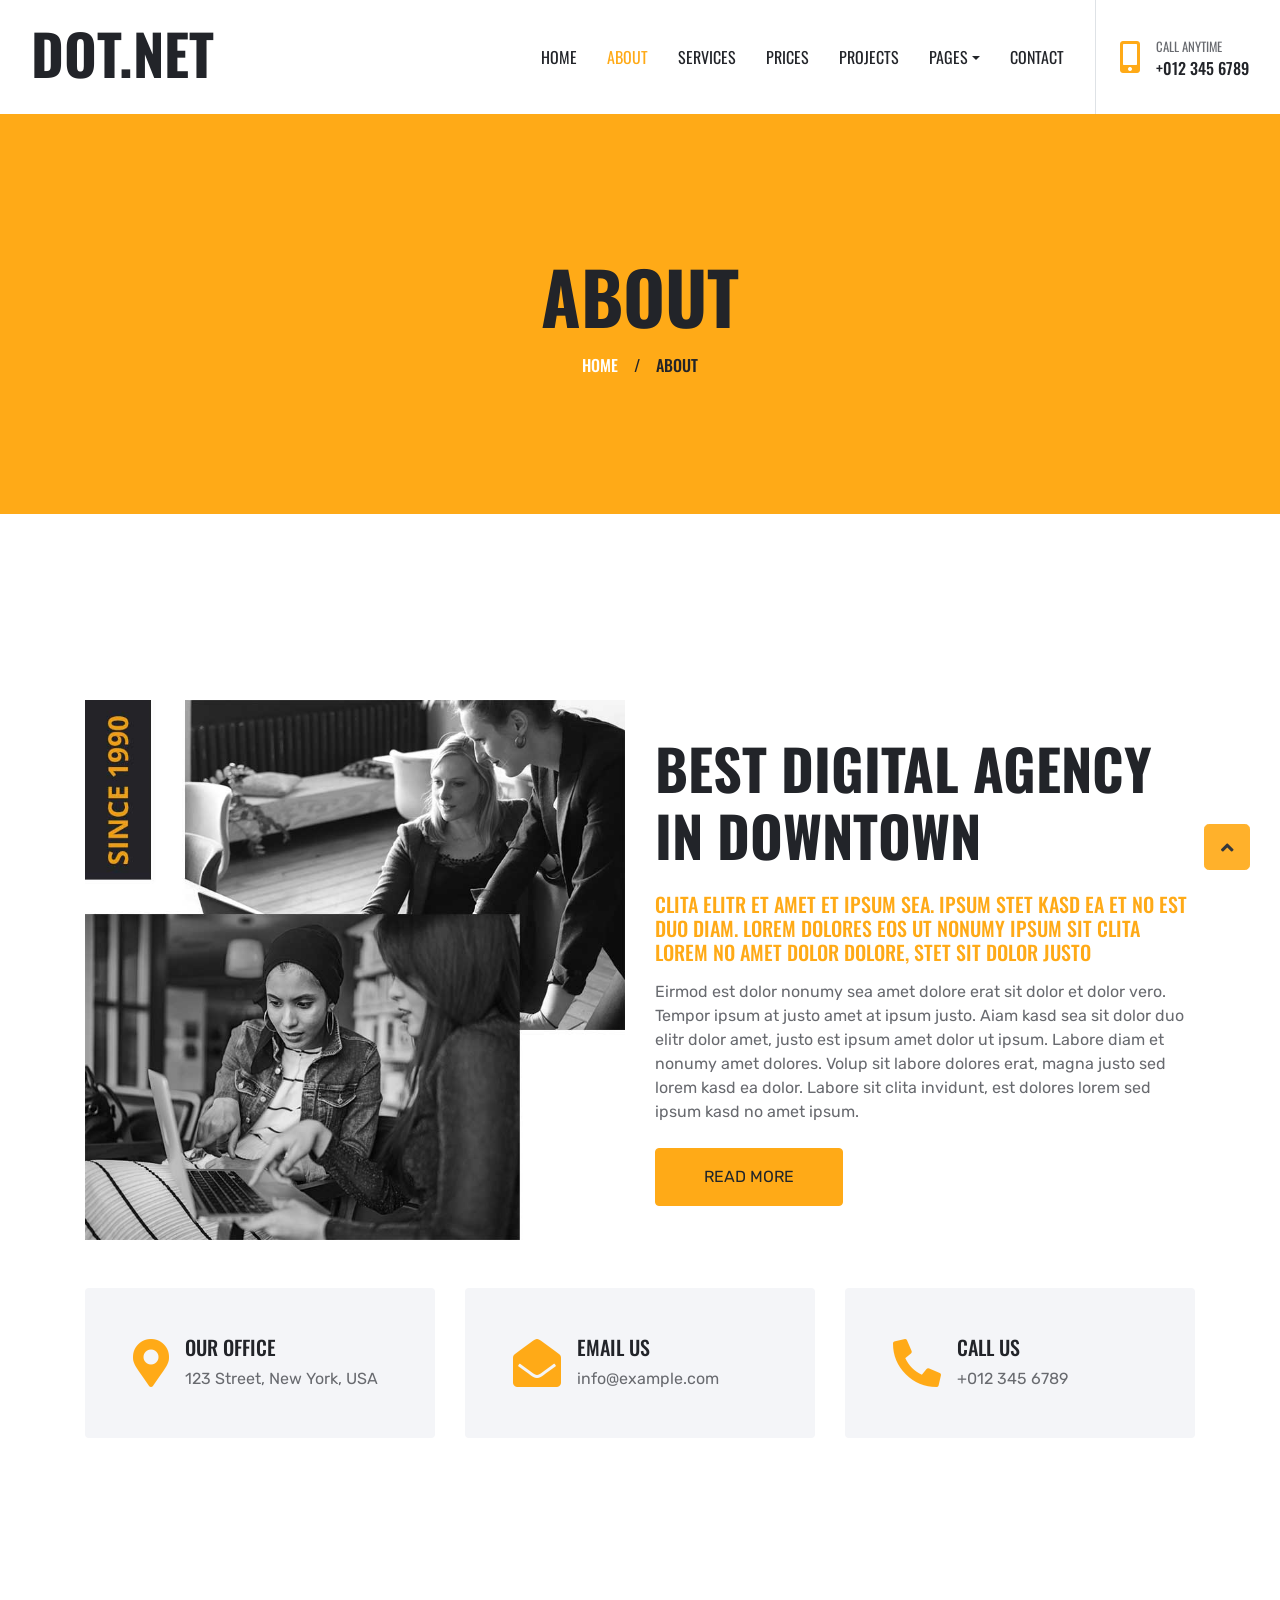
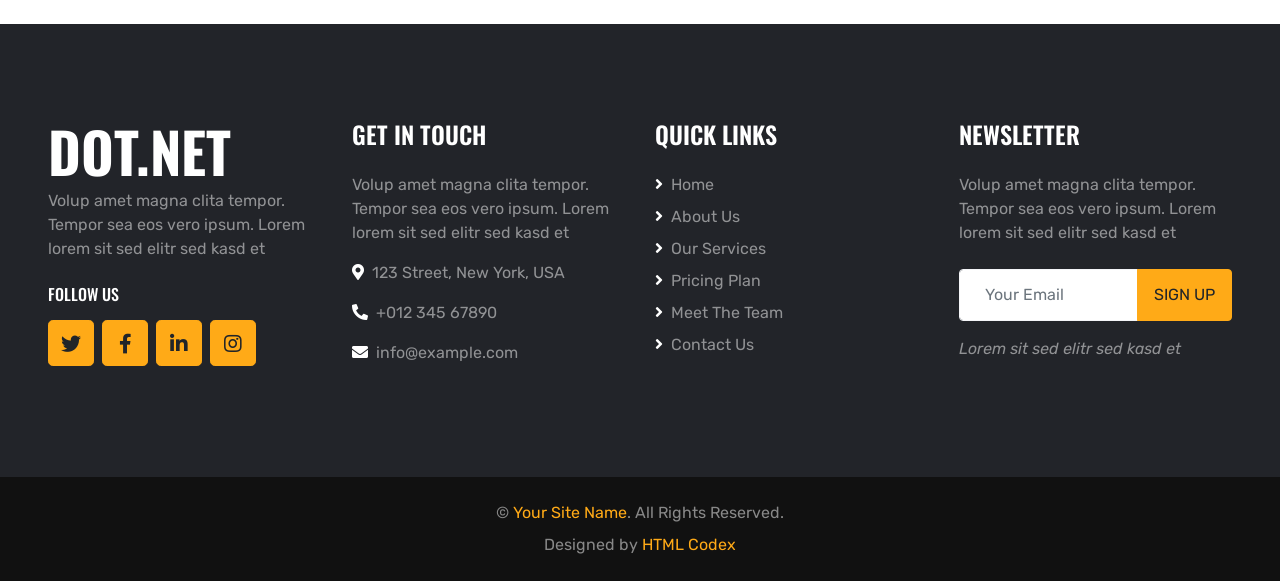
<file: homework-1-raw-file/about.html>
<!DOCTYPE html>
<html lang="en">

<head>
    <meta charset="utf-8">
    <title>DOT.NET - Digital Agency Website Template</title>
    <meta content="width=device-width, initial-scale=1.0" name="viewport">
    <meta content="Free HTML Templates" name="keywords">
    <meta content="Free HTML Templates" name="description">

    <!-- Favicon -->
    <link href="img/favicon.ico" rel="icon">

    <!-- Google Web Fonts -->
    <link rel="preconnect" href="https://fonts.gstatic.com">
    <link href="https://fonts.googleapis.com/css2?family=Oswald:wght@400;500;600;700&family=Rubik&display=swap" rel="stylesheet"> 

    <!-- Font Awesome -->
    <link href="https://cdnjs.cloudflare.com/ajax/libs/font-awesome/5.15.0/css/all.min.css" rel="stylesheet">

    <!-- Libraries Stylesheet -->
    <link href="lib/owlcarousel/assets/owl.carousel.min.css" rel="stylesheet">
    <link href="lib/lightbox/css/lightbox.min.css" rel="stylesheet">

    <!-- Customized Bootstrap Stylesheet -->
    <link href="css/style.css" rel="stylesheet">
</head>

<body>
    <!-- Navbar Start -->
    <div class="container-fluid bg-white position-relative">
        <nav class="navbar navbar-expand-lg bg-white navbar-light py-3 py-lg-0">
            <a href="index.html" class="navbar-brand text-secondary">
                <h1 class="display-4 text-uppercase">DOT.NET</h1>
            </a>
            <button type="button" class="navbar-toggler" data-toggle="collapse" data-target="#navbarCollapse">
                <span class="navbar-toggler-icon"></span>
            </button>
            <div class="collapse navbar-collapse" id="navbarCollapse">
                <div class="navbar-nav ml-auto py-0 pr-3 border-right">
                    <a href="index.html" class="nav-item nav-link">Home</a>
                    <a href="about.html" class="nav-item nav-link active">About</a>
                    <a href="service.html" class="nav-item nav-link">Services</a>
                    <a href="price.html" class="nav-item nav-link">Prices</a>
                    <a href="project.html" class="nav-item nav-link">Projects</a>
                    <div class="nav-item dropdown">
                        <a href="#" class="nav-link dropdown-toggle" data-toggle="dropdown">Pages</a>
                        <div class="dropdown-menu rounded-0 m-0">
                            <a href="team.html" class="dropdown-item">Meat The Team</a>
                            <a href="testimonial.html" class="dropdown-item">Testimonial</a>
                        </div>
                    </div>
                    <a href="contact.html" class="nav-item nav-link">Contact</a>
                </div>
                <div class="d-none d-lg-flex align-items-center pl-4">
                    <i class="fa fa-2x fa-mobile-alt text-primary mr-3"></i>
                    <div>
                        <h6 class="text-body text-uppercase mb-1"><small>Call Anytime</small></h6>
                        <h6 class="m-0">+012 345 6789</h6>
                    </div>
                </div>
            </div>
        </nav>
    </div>
    <!-- Navbar End -->


    <!-- Page Header Start -->
    <div class="page-header container-fluid bg-primary d-flex flex-column align-items-center justify-content-center">
        <h1 class="display-3 text-uppercase mb-3">About</h1>
        <div class="d-inline-flex text-white">
            <h6 class="text-uppercase m-0"><a class="text-white" href="">Home</a></h6>
            <h6 class="m-0 px-3">/</h6>
            <h6 class="text-uppercase m-0">About</h6>
        </div>
    </div>
    <!-- Page Header Start -->


    <!-- About Start -->
    <div class="container-fluid pt-5">
        <div class="container pt-5">
            <div class="row align-items-center">
                <div class="col-lg-6">
                    <img class="img-fluid mb-4 mb-lg-0" src="img/about.jpg" alt="">
                </div>
                <div class="col-lg-6">
                    <h1 class="display-4 text-uppercase mb-4">Best digital agency in downtown</h1>
                    <h5 class="text-uppercase text-primary mb-3">Clita elitr et amet et ipsum sea. Ipsum stet kasd ea et no est duo diam. Lorem dolores eos ut nonumy ipsum sit clita lorem no amet dolor dolore, stet sit dolor justo</h5>
                    <p class="mb-4">Eirmod est dolor nonumy sea amet dolore erat sit dolor et dolor vero. Tempor ipsum at justo amet at ipsum justo. Aiam kasd sea sit dolor duo elitr dolor amet, justo est ipsum amet dolor ut ipsum. Labore diam et nonumy amet dolores. Volup sit labore dolores erat, magna justo sed lorem kasd ea dolor. Labore sit clita invidunt, est dolores lorem sed ipsum kasd no amet ipsum.</p>
                    <a href="" class="btn btn-primary text-uppercase py-3 px-5">Read More</a>
                </div>
            </div>
        </div>
    </div>
    <!-- About End -->


    <!-- About Info Start -->
    <div class="container-fluid py-5">
        <div class="container pb-3">
            <div class="row">
                <div class="col-lg-4 mb-2">
                    <div class="d-flex align-items-center bg-light rounded mb-4 px-5" style="height: 150px;">
                        <i class="fa fa-3x fa-map-marker-alt text-primary mr-3"></i>
                        <div class="d-flex flex-column">
                            <h5 class="text-uppercase">Our Office</h5>
                            <p class="m-0">123 Street, New York, USA</p>
                        </div>
                    </div>
                </div>
                <div class="col-lg-4 mb-2">
                    <div class="d-flex align-items-center bg-light rounded mb-4 px-5" style="height: 150px;">
                        <i class="fa fa-3x fa-envelope-open text-primary mr-3"></i>
                        <div class="d-flex flex-column">
                            <h5 class="text-uppercase">Email Us</h5>
                            <p class="m-0">info@example.com</p>
                        </div>
                    </div>
                </div>
                <div class="col-lg-4 mb-2">
                    <div class="d-flex align-items-center bg-light rounded mb-4 px-5" style="height: 150px;">
                        <i class="fas fa-3x fa-phone-alt text-primary mr-3"></i>
                        <div class="d-flex flex-column">
                            <h5 class="text-uppercase">Call Us</h5>
                            <p class="m-0">+012 345 6789</p>
                        </div>
                    </div>
                </div>
            </div>
        </div>
    </div>
    <!-- About Info End -->


    <!-- Footer Start -->
    <div class="container-fluid bg-dark text-white-50 py-5 px-sm-3 px-md-5" style="margin-top: 90px;">
        <div class="row pt-5">
            <div class="col-lg-3 col-md-6 mb-5">
                <a href="index.html" class="navbar-brand">
                    <h1 class="m-0 mt-n2 text-white display-4">DOT.NET</h1>
                </a>
                <p>Volup amet magna clita tempor. Tempor sea eos vero ipsum. Lorem lorem sit sed elitr sed kasd et</p>
                <h6 class="text-uppercase text-white py-2">Follow Us</h6>
                <div class="d-flex justify-content-start">
                    <a class="btn btn-lg btn-primary btn-lg-square mr-2" href="#"><i class="fab fa-twitter"></i></a>
                    <a class="btn btn-lg btn-primary btn-lg-square mr-2" href="#"><i class="fab fa-facebook-f"></i></a>
                    <a class="btn btn-lg btn-primary btn-lg-square mr-2" href="#"><i class="fab fa-linkedin-in"></i></a>
                    <a class="btn btn-lg btn-primary btn-lg-square" href="#"><i class="fab fa-instagram"></i></a>
                </div>
            </div>
            <div class="col-lg-3 col-md-6 mb-5">
                <h4 class="text-uppercase text-white mb-4">Get In Touch</h4>
                <p>Volup amet magna clita tempor. Tempor sea eos vero ipsum. Lorem lorem sit sed elitr sed kasd et</p>
                <p><i class="fa fa-map-marker-alt text-white mr-2"></i>123 Street, New York, USA</p>
                <p><i class="fa fa-phone-alt text-white mr-2"></i>+012 345 67890</p>
                <p><i class="fa fa-envelope text-white mr-2"></i>info@example.com</p>
            </div>
            <div class="col-lg-3 col-md-6 mb-5">
                <h4 class="text-uppercase text-white mb-4">Quick Links</h4>
                <div class="d-flex flex-column justify-content-start">
                    <a class="text-white-50 mb-2" href="#"><i class="fa fa-angle-right text-white mr-2"></i>Home</a>
                    <a class="text-white-50 mb-2" href="#"><i class="fa fa-angle-right text-white mr-2"></i>About Us</a>
                    <a class="text-white-50 mb-2" href="#"><i class="fa fa-angle-right text-white mr-2"></i>Our Services</a>
                    <a class="text-white-50 mb-2" href="#"><i class="fa fa-angle-right text-white mr-2"></i>Pricing Plan</a>
                    <a class="text-white-50 mb-2" href="#"><i class="fa fa-angle-right text-white mr-2"></i>Meet The Team</a>
                    <a class="text-white-50" href="#"><i class="fa fa-angle-right text-white mr-2"></i>Contact Us</a>
                </div>
            </div>
            <div class="col-lg-3 col-md-6 mb-5">
                <h4 class="text-uppercase text-white mb-4">Newsletter</h4>
                <p class="mb-4">Volup amet magna clita tempor. Tempor sea eos vero ipsum. Lorem lorem sit sed elitr sed kasd et</p>
                <div class="w-100 mb-3">
                    <div class="input-group">
                        <input type="text" class="form-control border-light" style="padding: 25px;" placeholder="Your Email">
                        <div class="input-group-append">
                            <button class="btn btn-primary text-uppercase px-3">Sign Up</button>
                        </div>
                    </div>
                </div>
                <i>Lorem sit sed elitr sed kasd et</i>
            </div>
        </div>
    </div>
    <div class="container-fluid py-4 px-sm-3 px-md-5" style="background: #111111;">
        <p class="mb-2 text-center text-white-50">&copy; <a href="#">Your Site Name</a>. All Rights Reserved.</p>
        <p class="m-0 text-center text-white-50">Designed by <a href="https://htmlcodex.com">HTML Codex</a></p>
    </div>
    <!-- Footer End -->


    <!-- Back to Top -->
    <a href="#" class="btn btn-lg btn-primary btn-lg-square back-to-top"><i class="fa fa-angle-up"></i></a>


    <!-- JavaScript Libraries -->
    <script src="https://code.jquery.com/jquery-3.4.1.min.js"></script>
    <script src="https://stackpath.bootstrapcdn.com/bootstrap/4.4.1/js/bootstrap.bundle.min.js"></script>
    <script src="lib/easing/easing.min.js"></script>
    <script src="lib/waypoints/waypoints.min.js"></script>
    <script src="lib/owlcarousel/owl.carousel.min.js"></script>
    <script src="lib/isotope/isotope.pkgd.min.js"></script>
    <script src="lib/lightbox/js/lightbox.min.js"></script>

    <!-- Contact Javascript File -->
    <script src="mail/jqBootstrapValidation.min.js"></script>
    <script src="mail/contact.js"></script>

    <!-- Template Javascript -->
    <script src="js/main.js"></script>
</body>

</html>
</file>
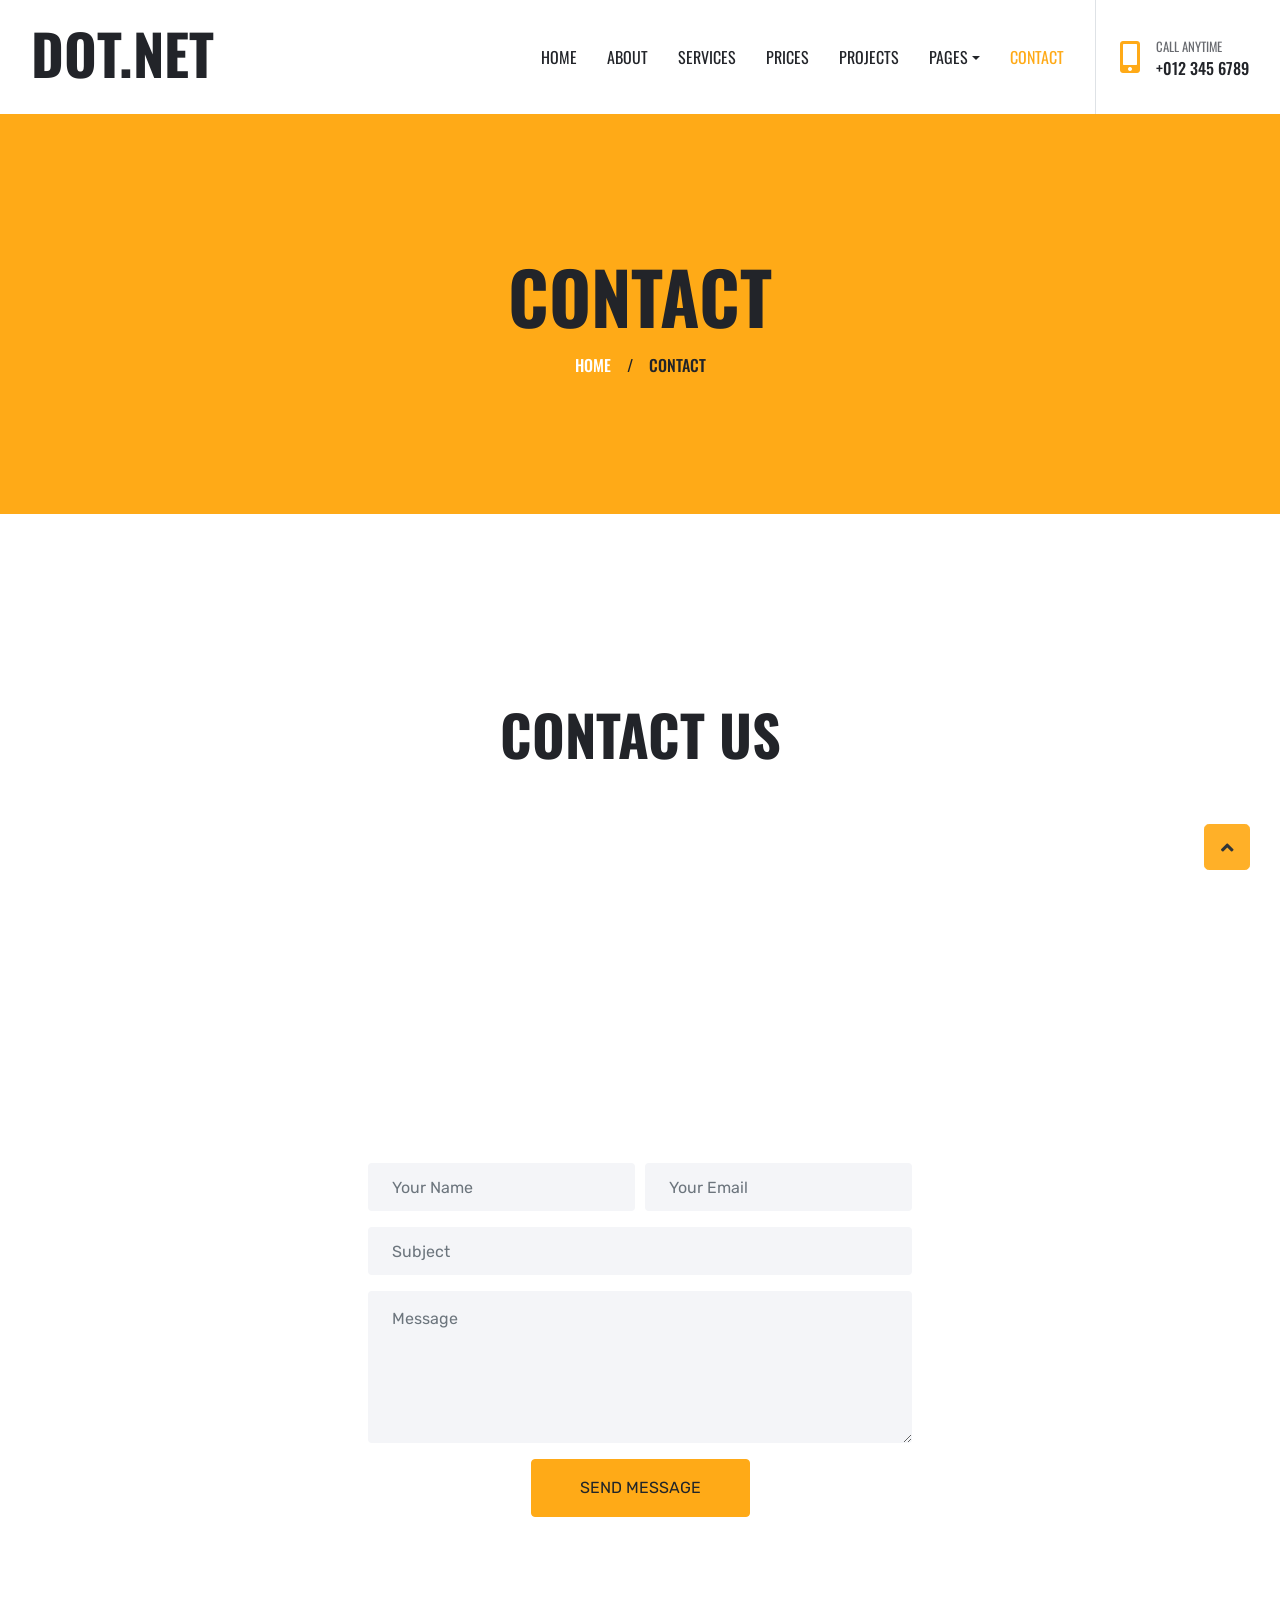
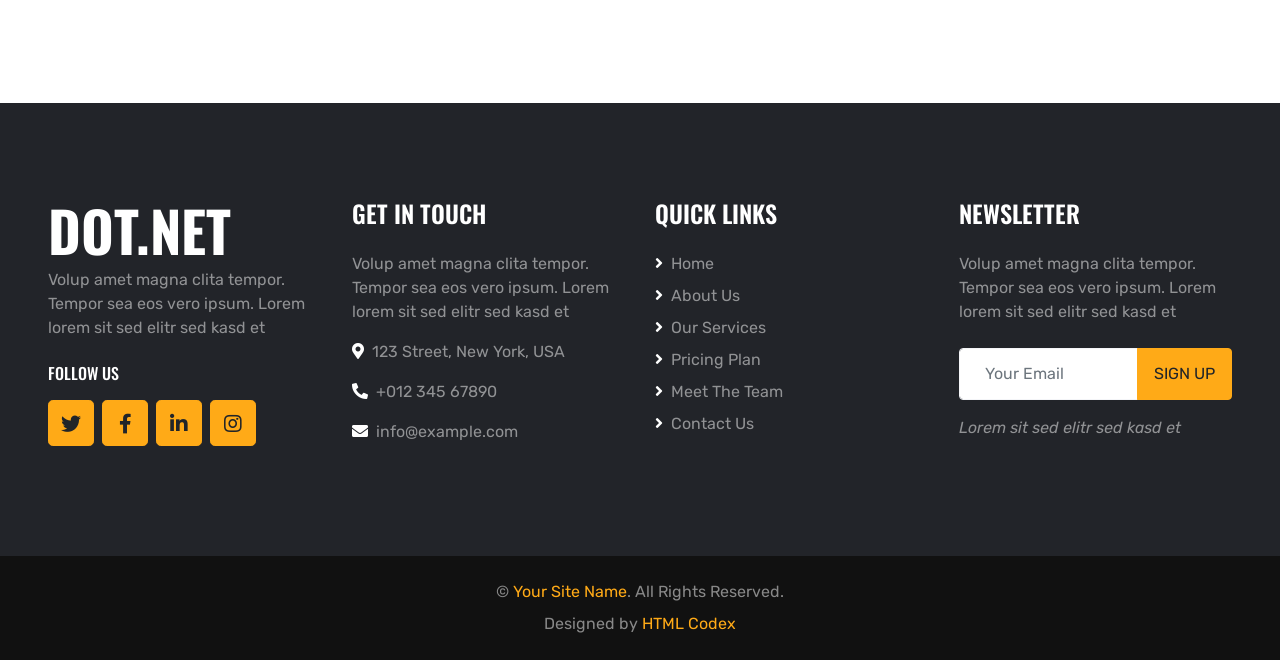
<file: homework-1-raw-file/contact.html>
<!DOCTYPE html>
<html lang="en">

<head>
    <meta charset="utf-8">
    <title>DOT.NET - Digital Agency Website Template</title>
    <meta content="width=device-width, initial-scale=1.0" name="viewport">
    <meta content="Free HTML Templates" name="keywords">
    <meta content="Free HTML Templates" name="description">

    <!-- Favicon -->
    <link href="img/favicon.ico" rel="icon">

    <!-- Google Web Fonts -->
    <link rel="preconnect" href="https://fonts.gstatic.com">
    <link href="https://fonts.googleapis.com/css2?family=Oswald:wght@400;500;600;700&family=Rubik&display=swap" rel="stylesheet"> 

    <!-- Font Awesome -->
    <link href="https://cdnjs.cloudflare.com/ajax/libs/font-awesome/5.15.0/css/all.min.css" rel="stylesheet">

    <!-- Libraries Stylesheet -->
    <link href="lib/owlcarousel/assets/owl.carousel.min.css" rel="stylesheet">
    <link href="lib/lightbox/css/lightbox.min.css" rel="stylesheet">

    <!-- Customized Bootstrap Stylesheet -->
    <link href="css/style.css" rel="stylesheet">
</head>

<body>
    <!-- Navbar Start -->
    <div class="container-fluid bg-white position-relative">
        <nav class="navbar navbar-expand-lg bg-white navbar-light py-3 py-lg-0">
            <a href="index.html" class="navbar-brand text-secondary">
                <h1 class="display-4 text-uppercase">DOT.NET</h1>
            </a>
            <button type="button" class="navbar-toggler" data-toggle="collapse" data-target="#navbarCollapse">
                <span class="navbar-toggler-icon"></span>
            </button>
            <div class="collapse navbar-collapse" id="navbarCollapse">
                <div class="navbar-nav ml-auto py-0 pr-3 border-right">
                    <a href="index.html" class="nav-item nav-link">Home</a>
                    <a href="about.html" class="nav-item nav-link">About</a>
                    <a href="service.html" class="nav-item nav-link">Services</a>
                    <a href="price.html" class="nav-item nav-link">Prices</a>
                    <a href="project.html" class="nav-item nav-link">Projects</a>
                    <div class="nav-item dropdown">
                        <a href="#" class="nav-link dropdown-toggle" data-toggle="dropdown">Pages</a>
                        <div class="dropdown-menu rounded-0 m-0">
                            <a href="team.html" class="dropdown-item">Meat The Team</a>
                            <a href="testimonial.html" class="dropdown-item">Testimonial</a>
                        </div>
                    </div>
                    <a href="contact.html" class="nav-item nav-link active">Contact</a>
                </div>
                <div class="d-none d-lg-flex align-items-center pl-4">
                    <i class="fa fa-2x fa-mobile-alt text-primary mr-3"></i>
                    <div>
                        <h6 class="text-body text-uppercase mb-1"><small>Call Anytime</small></h6>
                        <h6 class="m-0">+012 345 6789</h6>
                    </div>
                </div>
            </div>
        </nav>
    </div>
    <!-- Navbar End -->


    <!-- Page Header Start -->
    <div class="page-header container-fluid bg-primary d-flex flex-column align-items-center justify-content-center">
        <h1 class="display-3 text-uppercase mb-3">Contact</h1>
        <div class="d-inline-flex text-white">
            <h6 class="text-uppercase m-0"><a class="text-white" href="">Home</a></h6>
            <h6 class="m-0 px-3">/</h6>
            <h6 class="text-uppercase m-0">Contact</h6>
        </div>
    </div>
    <!-- Page Header Start -->


    <!-- Contact Start -->
    <div class="container-fluid py-5 px-0">
        <h1 class="display-4 text-uppercase text-center mt-5 mb-5">Contact Us</h1>
        <div class="row mx-0">
            <div class="col-12 px-0" style="height: 500px;">
                <div class="position-relative h-100">
                    <iframe class="position-relative w-100 h-100"
                        src="https://www.google.com/maps/embed?pb=!1m18!1m12!1m3!1d3001156.4288297426!2d-78.01371936852176!3d42.72876761954724!2m3!1f0!2f0!3f0!3m2!1i1024!2i768!4f13.1!3m3!1m2!1s0x4ccc4bf0f123a5a9%3A0xddcfc6c1de189567!2sNew%20York%2C%20USA!5e0!3m2!1sen!2sbd!4v1603794290143!5m2!1sen!2sbd"
                        frameborder="0" style="border:0;" allowfullscreen="" aria-hidden="false"
                        tabindex="0"></iframe>
                </div>
            </div>
        </div>
        <div class="row mx-0 justify-content-center" style="margin-top: -200px;">
            <div class="col-lg-6 col-md-8 col-sm-10 px-0">
                <div class="contact-form bg-white rounded p-5">
                    <div id="success"></div>
                    <form name="sentMessage" id="contactForm" novalidate="novalidate">
                        <div class="form-row">
                            <div class="col-md-6">
                                <div class="control-group">
                                    <input type="text" class="form-control bg-light border-0 p-4" id="name" placeholder="Your Name" required="required" data-validation-required-message="Please enter your name" />
                                    <p class="help-block text-danger"></p>
                                </div>
                            </div>
                            <div class="col-md-6">
                                <div class="control-group">
                                    <input type="email" class="form-control bg-light border-0 p-4" id="email" placeholder="Your Email" required="required" data-validation-required-message="Please enter your email" />
                                    <p class="help-block text-danger"></p>
                                </div>
                            </div>
                        </div>
                        <div class="control-group">
                            <input type="text" class="form-control bg-light border-0 p-4" id="subject" placeholder="Subject" required="required" data-validation-required-message="Please enter a subject" />
                            <p class="help-block text-danger"></p>
                        </div>
                        <div class="control-group">
                            <textarea class="form-control bg-light border-0 py-3 px-4" rows="5" id="message" placeholder="Message" required="required" data-validation-required-message="Please enter your message"></textarea>
                            <p class="help-block text-danger"></p>
                        </div>
                        <div class="text-center">
                            <button class="btn btn-primary text-uppercase py-3 px-5" type="submit" id="sendMessageButton">Send Message</button>
                        </div>
                    </form>
                </div>
            </div>
        </div>
    </div>
    <!-- Contact End -->


    <!-- Footer Start -->
    <div class="container-fluid bg-dark text-white-50 py-5 px-sm-3 px-md-5" style="margin-top: 90px;">
        <div class="row pt-5">
            <div class="col-lg-3 col-md-6 mb-5">
                <a href="index.html" class="navbar-brand">
                    <h1 class="m-0 mt-n2 text-white display-4">DOT.NET</h1>
                </a>
                <p>Volup amet magna clita tempor. Tempor sea eos vero ipsum. Lorem lorem sit sed elitr sed kasd et</p>
                <h6 class="text-uppercase text-white py-2">Follow Us</h6>
                <div class="d-flex justify-content-start">
                    <a class="btn btn-lg btn-primary btn-lg-square mr-2" href="#"><i class="fab fa-twitter"></i></a>
                    <a class="btn btn-lg btn-primary btn-lg-square mr-2" href="#"><i class="fab fa-facebook-f"></i></a>
                    <a class="btn btn-lg btn-primary btn-lg-square mr-2" href="#"><i class="fab fa-linkedin-in"></i></a>
                    <a class="btn btn-lg btn-primary btn-lg-square" href="#"><i class="fab fa-instagram"></i></a>
                </div>
            </div>
            <div class="col-lg-3 col-md-6 mb-5">
                <h4 class="text-uppercase text-white mb-4">Get In Touch</h4>
                <p>Volup amet magna clita tempor. Tempor sea eos vero ipsum. Lorem lorem sit sed elitr sed kasd et</p>
                <p><i class="fa fa-map-marker-alt text-white mr-2"></i>123 Street, New York, USA</p>
                <p><i class="fa fa-phone-alt text-white mr-2"></i>+012 345 67890</p>
                <p><i class="fa fa-envelope text-white mr-2"></i>info@example.com</p>
            </div>
            <div class="col-lg-3 col-md-6 mb-5">
                <h4 class="text-uppercase text-white mb-4">Quick Links</h4>
                <div class="d-flex flex-column justify-content-start">
                    <a class="text-white-50 mb-2" href="#"><i class="fa fa-angle-right text-white mr-2"></i>Home</a>
                    <a class="text-white-50 mb-2" href="#"><i class="fa fa-angle-right text-white mr-2"></i>About Us</a>
                    <a class="text-white-50 mb-2" href="#"><i class="fa fa-angle-right text-white mr-2"></i>Our Services</a>
                    <a class="text-white-50 mb-2" href="#"><i class="fa fa-angle-right text-white mr-2"></i>Pricing Plan</a>
                    <a class="text-white-50 mb-2" href="#"><i class="fa fa-angle-right text-white mr-2"></i>Meet The Team</a>
                    <a class="text-white-50" href="#"><i class="fa fa-angle-right text-white mr-2"></i>Contact Us</a>
                </div>
            </div>
            <div class="col-lg-3 col-md-6 mb-5">
                <h4 class="text-uppercase text-white mb-4">Newsletter</h4>
                <p class="mb-4">Volup amet magna clita tempor. Tempor sea eos vero ipsum. Lorem lorem sit sed elitr sed kasd et</p>
                <div class="w-100 mb-3">
                    <div class="input-group">
                        <input type="text" class="form-control border-light" style="padding: 25px;" placeholder="Your Email">
                        <div class="input-group-append">
                            <button class="btn btn-primary text-uppercase px-3">Sign Up</button>
                        </div>
                    </div>
                </div>
                <i>Lorem sit sed elitr sed kasd et</i>
            </div>
        </div>
    </div>
    <div class="container-fluid py-4 px-sm-3 px-md-5" style="background: #111111;">
        <p class="mb-2 text-center text-white-50">&copy; <a href="#">Your Site Name</a>. All Rights Reserved.</p>
        <p class="m-0 text-center text-white-50">Designed by <a href="https://htmlcodex.com">HTML Codex</a></p>
    </div>
    <!-- Footer End -->


    <!-- Back to Top -->
    <a href="#" class="btn btn-lg btn-primary btn-lg-square back-to-top"><i class="fa fa-angle-up"></i></a>


    <!-- JavaScript Libraries -->
    <script src="https://code.jquery.com/jquery-3.4.1.min.js"></script>
    <script src="https://stackpath.bootstrapcdn.com/bootstrap/4.4.1/js/bootstrap.bundle.min.js"></script>
    <script src="lib/easing/easing.min.js"></script>
    <script src="lib/waypoints/waypoints.min.js"></script>
    <script src="lib/owlcarousel/owl.carousel.min.js"></script>
    <script src="lib/isotope/isotope.pkgd.min.js"></script>
    <script src="lib/lightbox/js/lightbox.min.js"></script>

    <!-- Contact Javascript File -->
    <script src="mail/jqBootstrapValidation.min.js"></script>
    <script src="mail/contact.js"></script>

    <!-- Template Javascript -->
    <script src="js/main.js"></script>
</body>

</html>
</file>
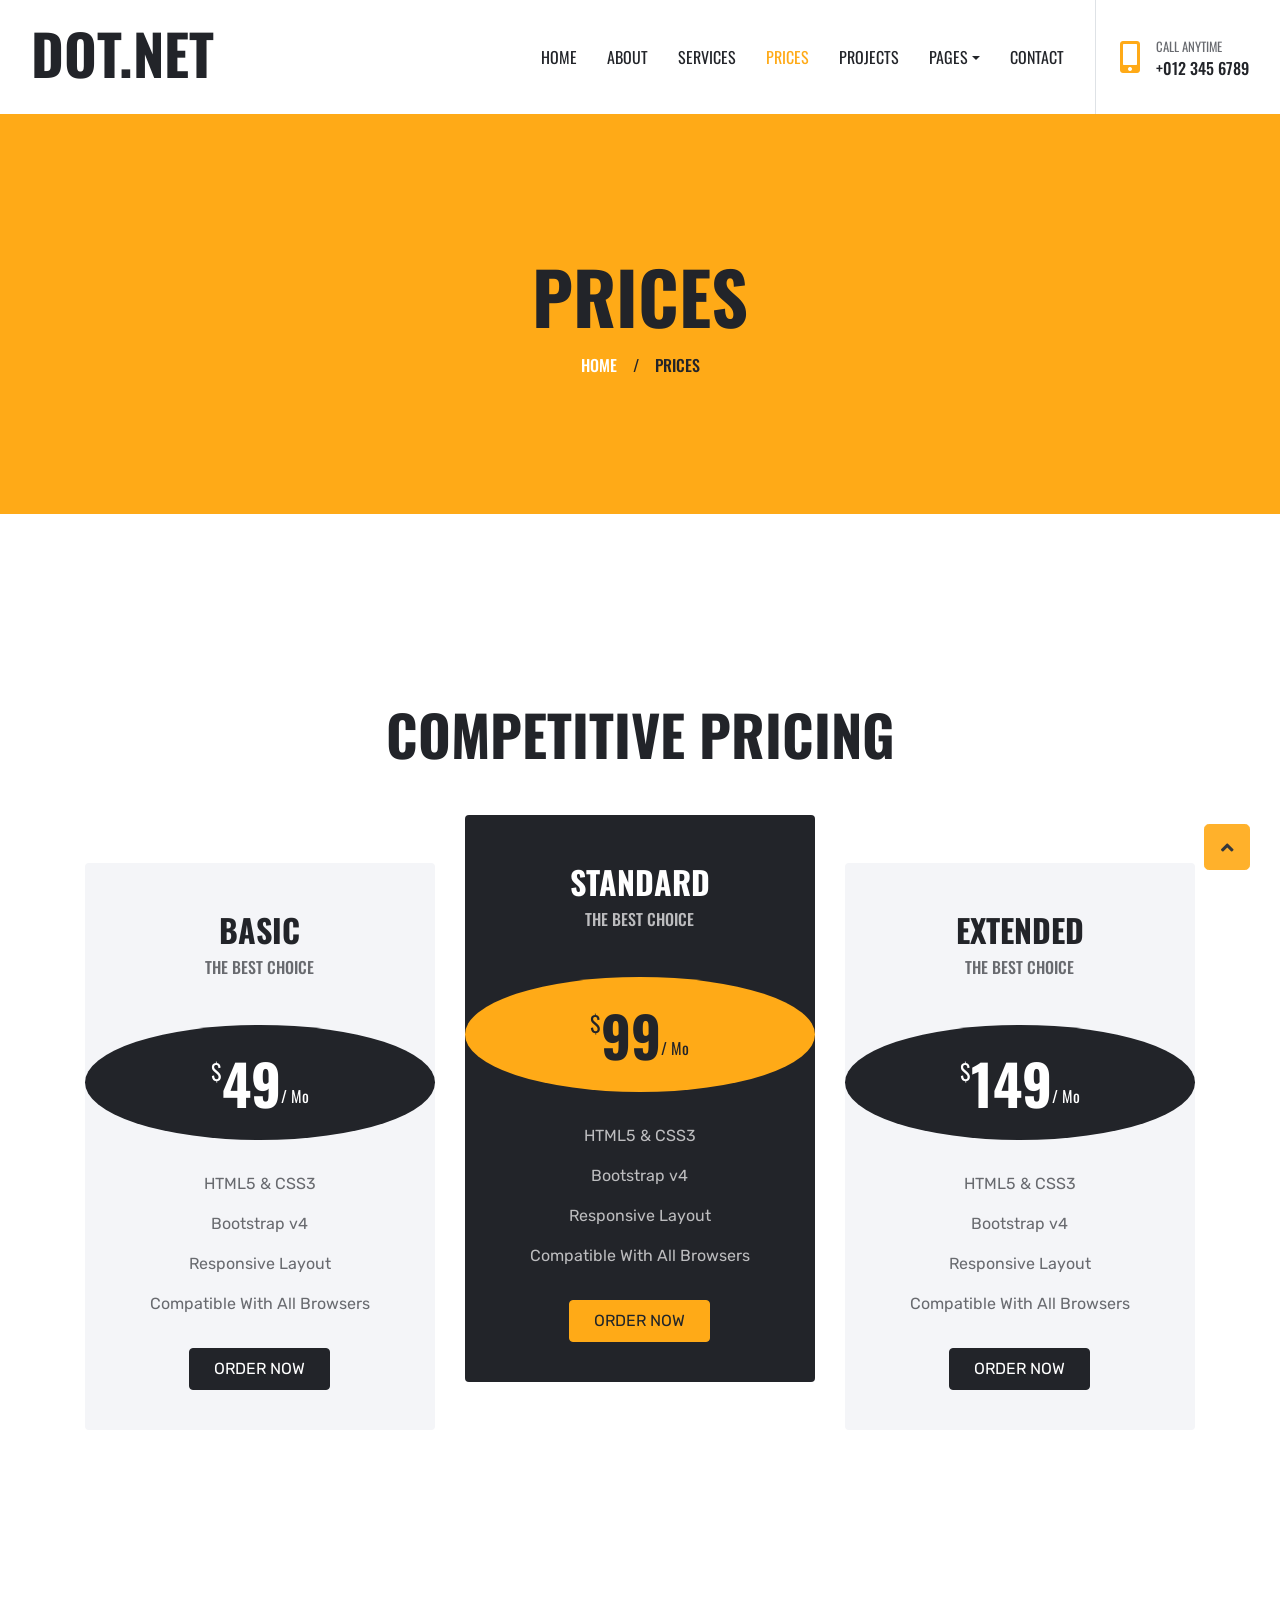
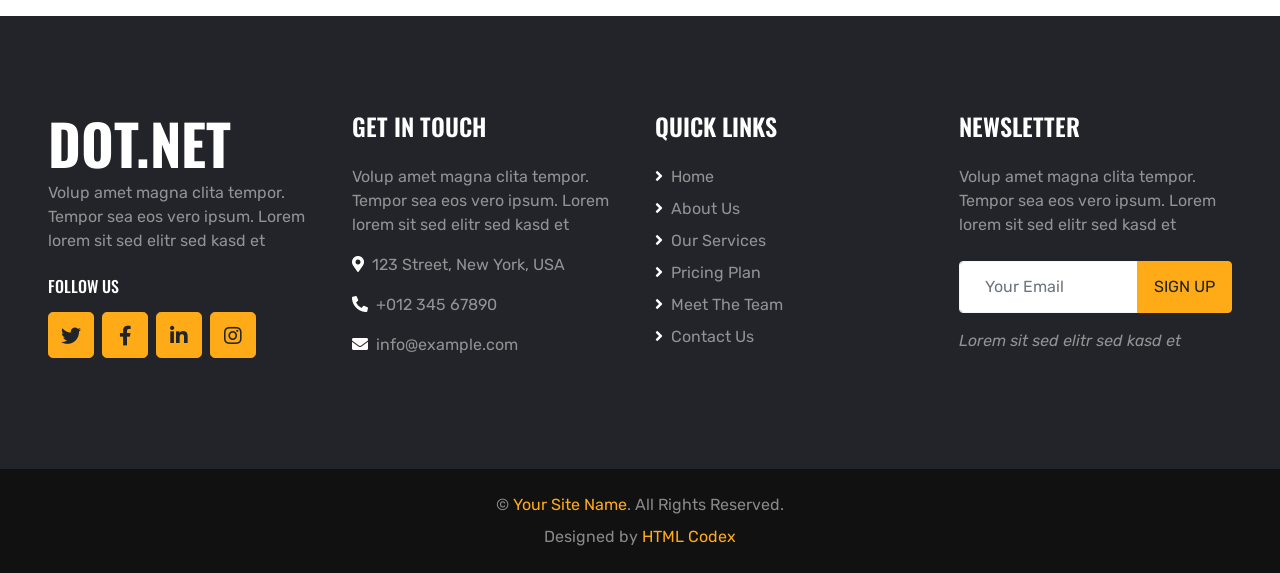
<file: homework-1-raw-file/price.html>
<!DOCTYPE html>
<html lang="en">

<head>
    <meta charset="utf-8">
    <title>DOT.NET - Digital Agency Website Template</title>
    <meta content="width=device-width, initial-scale=1.0" name="viewport">
    <meta content="Free HTML Templates" name="keywords">
    <meta content="Free HTML Templates" name="description">

    <!-- Favicon -->
    <link href="img/favicon.ico" rel="icon">

    <!-- Google Web Fonts -->
    <link rel="preconnect" href="https://fonts.gstatic.com">
    <link href="https://fonts.googleapis.com/css2?family=Oswald:wght@400;500;600;700&family=Rubik&display=swap" rel="stylesheet"> 

    <!-- Font Awesome -->
    <link href="https://cdnjs.cloudflare.com/ajax/libs/font-awesome/5.15.0/css/all.min.css" rel="stylesheet">

    <!-- Libraries Stylesheet -->
    <link href="lib/owlcarousel/assets/owl.carousel.min.css" rel="stylesheet">
    <link href="lib/lightbox/css/lightbox.min.css" rel="stylesheet">

    <!-- Customized Bootstrap Stylesheet -->
    <link href="css/style.css" rel="stylesheet">
</head>

<body>
    <!-- Navbar Start -->
    <div class="container-fluid bg-white position-relative">
        <nav class="navbar navbar-expand-lg bg-white navbar-light py-3 py-lg-0">
            <a href="index.html" class="navbar-brand text-secondary">
                <h1 class="display-4 text-uppercase">DOT.NET</h1>
            </a>
            <button type="button" class="navbar-toggler" data-toggle="collapse" data-target="#navbarCollapse">
                <span class="navbar-toggler-icon"></span>
            </button>
            <div class="collapse navbar-collapse" id="navbarCollapse">
                <div class="navbar-nav ml-auto py-0 pr-3 border-right">
                    <a href="index.html" class="nav-item nav-link">Home</a>
                    <a href="about.html" class="nav-item nav-link">About</a>
                    <a href="service.html" class="nav-item nav-link">Services</a>
                    <a href="price.html" class="nav-item nav-link active">Prices</a>
                    <a href="project.html" class="nav-item nav-link">Projects</a>
                    <div class="nav-item dropdown">
                        <a href="#" class="nav-link dropdown-toggle" data-toggle="dropdown">Pages</a>
                        <div class="dropdown-menu rounded-0 m-0">
                            <a href="team.html" class="dropdown-item">Meat The Team</a>
                            <a href="testimonial.html" class="dropdown-item">Testimonial</a>
                        </div>
                    </div>
                    <a href="contact.html" class="nav-item nav-link">Contact</a>
                </div>
                <div class="d-none d-lg-flex align-items-center pl-4">
                    <i class="fa fa-2x fa-mobile-alt text-primary mr-3"></i>
                    <div>
                        <h6 class="text-body text-uppercase mb-1"><small>Call Anytime</small></h6>
                        <h6 class="m-0">+012 345 6789</h6>
                    </div>
                </div>
            </div>
        </nav>
    </div>
    <!-- Navbar End -->


    <!-- Page Header Start -->
    <div class="page-header container-fluid bg-primary d-flex flex-column align-items-center justify-content-center">
        <h1 class="display-3 text-uppercase mb-3">Prices</h1>
        <div class="d-inline-flex text-white">
            <h6 class="text-uppercase m-0"><a class="text-white" href="">Home</a></h6>
            <h6 class="m-0 px-3">/</h6>
            <h6 class="text-uppercase m-0">Prices</h6>
        </div>
    </div>
    <!-- Page Header Start -->


    <!-- Pricing Plan Start -->
    <div class="container-fluid py-5">
        <div class="container pt-5 pb-3">
            <h1 class="display-4 text-uppercase text-center mb-5">Competitive Pricing</h1>
            <div class="row">
                <div class="col-lg-4 mb-2">
                    <div class="bg-light rounded text-center pt-5 mt-lg-5 mb-4">
                        <h2 class="text-uppercase">Basic</h2>
                        <h6 class="text-uppercase text-body mb-5">The Best Choice</h6>
                        <div class="text-center bg-dark rounded-circle p-4 mb-2">
                            <h1 class="display-4 text-white mb-0">
                                <small class="align-top"
                                    style="font-size: 22px; line-height: 45px;">$</small>49<small
                                    class="align-bottom" style="font-size: 16px; line-height: 40px;">/
                                    Mo</small>
                            </h1>
                        </div>
                        <div class="text-center py-4">
                            <p>HTML5 & CSS3</p>
                            <p>Bootstrap v4</p>
                            <p>Responsive Layout</p>
                            <p>Compatible With All Browsers</p>
                            <a href="" class="btn btn-dark text-uppercase py-2 px-4 my-3">Order Now</a>
                        </div>
                    </div>
                </div>
                <div class="col-lg-4 mb-2">
                    <div class="bg-dark rounded text-center pt-5 mb-4">
                        <h2 class="text-uppercase text-white">Standard</h2>
                        <h6 class="text-uppercase text-secondary mb-5">The Best Choice</h6>
                        <div class="text-center bg-primary rounded-circle p-4 mb-2">
                            <h1 class="display-4 mb-0">
                                <small class="align-top"
                                    style="font-size: 22px; line-height: 45px;">$</small>99<small
                                    class="align-bottom" style="font-size: 16px; line-height: 40px;">/
                                    Mo</small>
                            </h1>
                        </div>
                        <div class="text-center text-secondary py-4">
                            <p>HTML5 & CSS3</p>
                            <p>Bootstrap v4</p>
                            <p>Responsive Layout</p>
                            <p>Compatible With All Browsers</p>
                            <a href="" class="btn btn-primary text-uppercase py-2 px-4 my-3">Order Now</a>
                        </div>
                    </div>
                </div>
                <div class="col-lg-4 mb-2">
                    <div class="bg-light rounded text-center pt-5 mt-lg-5 mb-4">
                        <h2 class=" text-uppercase">Extended</h2>
                        <h6 class="text-uppercase text-body mb-5">The Best Choice</h6>
                        <div class="text-center bg-dark rounded-circle p-4 mb-2">
                            <h1 class="display-4 text-white mb-0">
                                <small class="align-top"
                                    style="font-size: 22px; line-height: 45px;">$</small>149<small
                                    class="align-bottom" style="font-size: 16px; line-height: 40px;">/
                                    Mo</small>
                            </h1>
                        </div>
                        <div class="text-center py-4">
                            <p>HTML5 & CSS3</p>
                            <p>Bootstrap v4</p>
                            <p>Responsive Layout</p>
                            <p>Compatible With All Browsers</p>
                            <a href="" class="btn btn-dark text-uppercase py-2 px-4 my-3">Order Now</a>
                        </div>
                    </div>
                </div>
            </div>
        </div>
    </div>
    <!-- Pricing Plan End -->


    <!-- Footer Start -->
    <div class="container-fluid bg-dark text-white-50 py-5 px-sm-3 px-md-5" style="margin-top: 90px;">
        <div class="row pt-5">
            <div class="col-lg-3 col-md-6 mb-5">
                <a href="index.html" class="navbar-brand">
                    <h1 class="m-0 mt-n2 text-white display-4">DOT.NET</h1>
                </a>
                <p>Volup amet magna clita tempor. Tempor sea eos vero ipsum. Lorem lorem sit sed elitr sed kasd et</p>
                <h6 class="text-uppercase text-white py-2">Follow Us</h6>
                <div class="d-flex justify-content-start">
                    <a class="btn btn-lg btn-primary btn-lg-square mr-2" href="#"><i class="fab fa-twitter"></i></a>
                    <a class="btn btn-lg btn-primary btn-lg-square mr-2" href="#"><i class="fab fa-facebook-f"></i></a>
                    <a class="btn btn-lg btn-primary btn-lg-square mr-2" href="#"><i class="fab fa-linkedin-in"></i></a>
                    <a class="btn btn-lg btn-primary btn-lg-square" href="#"><i class="fab fa-instagram"></i></a>
                </div>
            </div>
            <div class="col-lg-3 col-md-6 mb-5">
                <h4 class="text-uppercase text-white mb-4">Get In Touch</h4>
                <p>Volup amet magna clita tempor. Tempor sea eos vero ipsum. Lorem lorem sit sed elitr sed kasd et</p>
                <p><i class="fa fa-map-marker-alt text-white mr-2"></i>123 Street, New York, USA</p>
                <p><i class="fa fa-phone-alt text-white mr-2"></i>+012 345 67890</p>
                <p><i class="fa fa-envelope text-white mr-2"></i>info@example.com</p>
            </div>
            <div class="col-lg-3 col-md-6 mb-5">
                <h4 class="text-uppercase text-white mb-4">Quick Links</h4>
                <div class="d-flex flex-column justify-content-start">
                    <a class="text-white-50 mb-2" href="#"><i class="fa fa-angle-right text-white mr-2"></i>Home</a>
                    <a class="text-white-50 mb-2" href="#"><i class="fa fa-angle-right text-white mr-2"></i>About Us</a>
                    <a class="text-white-50 mb-2" href="#"><i class="fa fa-angle-right text-white mr-2"></i>Our Services</a>
                    <a class="text-white-50 mb-2" href="#"><i class="fa fa-angle-right text-white mr-2"></i>Pricing Plan</a>
                    <a class="text-white-50 mb-2" href="#"><i class="fa fa-angle-right text-white mr-2"></i>Meet The Team</a>
                    <a class="text-white-50" href="#"><i class="fa fa-angle-right text-white mr-2"></i>Contact Us</a>
                </div>
            </div>
            <div class="col-lg-3 col-md-6 mb-5">
                <h4 class="text-uppercase text-white mb-4">Newsletter</h4>
                <p class="mb-4">Volup amet magna clita tempor. Tempor sea eos vero ipsum. Lorem lorem sit sed elitr sed kasd et</p>
                <div class="w-100 mb-3">
                    <div class="input-group">
                        <input type="text" class="form-control border-light" style="padding: 25px;" placeholder="Your Email">
                        <div class="input-group-append">
                            <button class="btn btn-primary text-uppercase px-3">Sign Up</button>
                        </div>
                    </div>
                </div>
                <i>Lorem sit sed elitr sed kasd et</i>
            </div>
        </div>
    </div>
    <div class="container-fluid py-4 px-sm-3 px-md-5" style="background: #111111;">
        <p class="mb-2 text-center text-white-50">&copy; <a href="#">Your Site Name</a>. All Rights Reserved.</p>
        <p class="m-0 text-center text-white-50">Designed by <a href="https://htmlcodex.com">HTML Codex</a></p>
    </div>
    <!-- Footer End -->


    <!-- Back to Top -->
    <a href="#" class="btn btn-lg btn-primary btn-lg-square back-to-top"><i class="fa fa-angle-up"></i></a>


    <!-- JavaScript Libraries -->
    <script src="https://code.jquery.com/jquery-3.4.1.min.js"></script>
    <script src="https://stackpath.bootstrapcdn.com/bootstrap/4.4.1/js/bootstrap.bundle.min.js"></script>
    <script src="lib/easing/easing.min.js"></script>
    <script src="lib/waypoints/waypoints.min.js"></script>
    <script src="lib/owlcarousel/owl.carousel.min.js"></script>
    <script src="lib/isotope/isotope.pkgd.min.js"></script>
    <script src="lib/lightbox/js/lightbox.min.js"></script>

    <!-- Contact Javascript File -->
    <script src="mail/jqBootstrapValidation.min.js"></script>
    <script src="mail/contact.js"></script>

    <!-- Template Javascript -->
    <script src="js/main.js"></script>
</body>

</html>
</file>
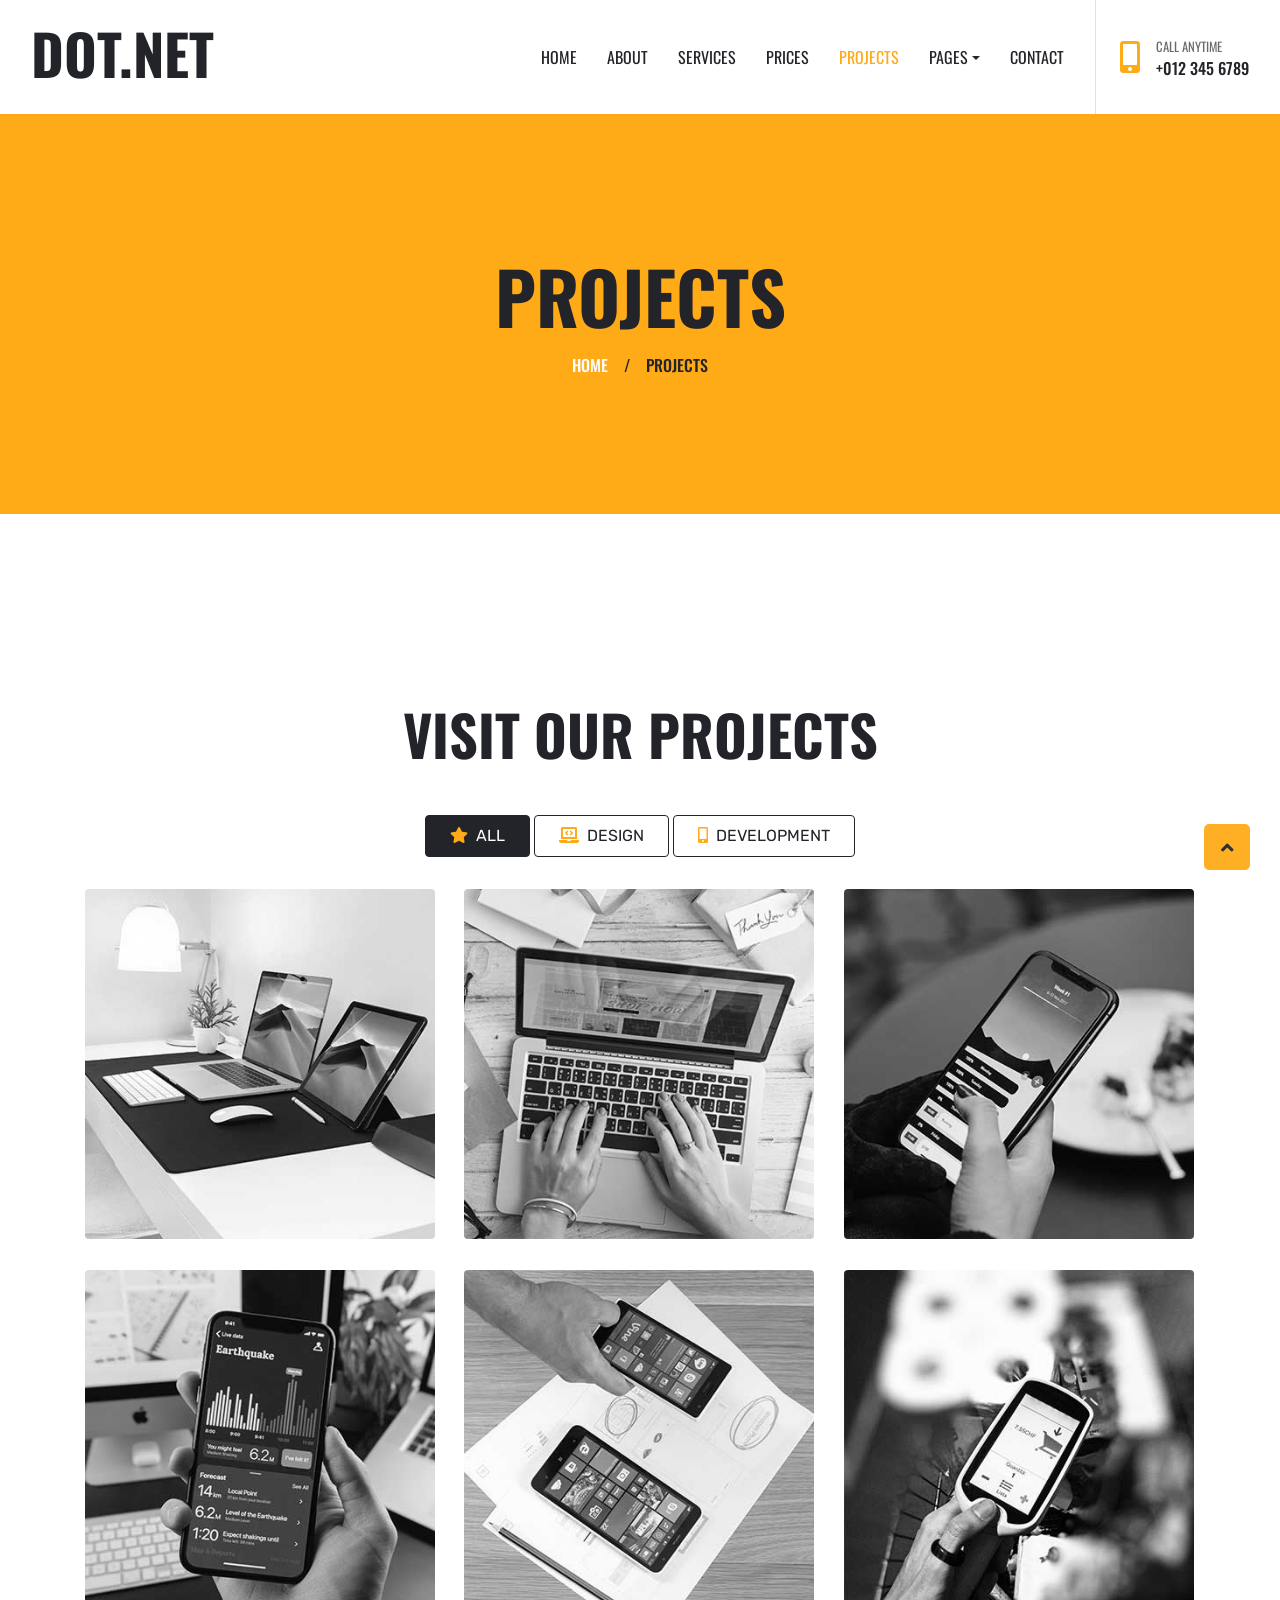
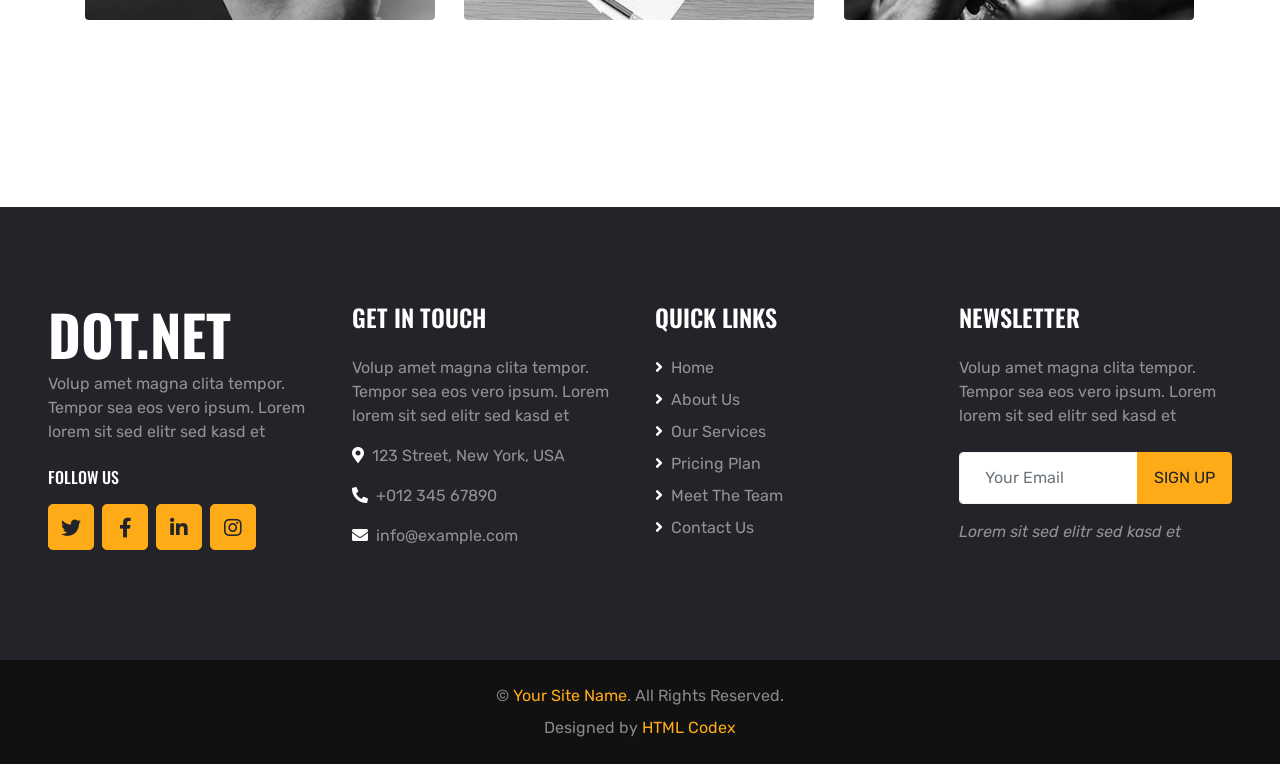
<file: homework-1-raw-file/project.html>
<!DOCTYPE html>
<html lang="en">

<head>
    <meta charset="utf-8">
    <title>DOT.NET - Digital Agency Website Template</title>
    <meta content="width=device-width, initial-scale=1.0" name="viewport">
    <meta content="Free HTML Templates" name="keywords">
    <meta content="Free HTML Templates" name="description">

    <!-- Favicon -->
    <link href="img/favicon.ico" rel="icon">

    <!-- Google Web Fonts -->
    <link rel="preconnect" href="https://fonts.gstatic.com">
    <link href="https://fonts.googleapis.com/css2?family=Oswald:wght@400;500;600;700&family=Rubik&display=swap" rel="stylesheet"> 

    <!-- Font Awesome -->
    <link href="https://cdnjs.cloudflare.com/ajax/libs/font-awesome/5.15.0/css/all.min.css" rel="stylesheet">

    <!-- Libraries Stylesheet -->
    <link href="lib/owlcarousel/assets/owl.carousel.min.css" rel="stylesheet">
    <link href="lib/lightbox/css/lightbox.min.css" rel="stylesheet">

    <!-- Customized Bootstrap Stylesheet -->
    <link href="css/style.css" rel="stylesheet">
</head>

<body>
    <!-- Navbar Start -->
    <div class="container-fluid bg-white position-relative">
        <nav class="navbar navbar-expand-lg bg-white navbar-light py-3 py-lg-0">
            <a href="index.html" class="navbar-brand text-secondary">
                <h1 class="display-4 text-uppercase">DOT.NET</h1>
            </a>
            <button type="button" class="navbar-toggler" data-toggle="collapse" data-target="#navbarCollapse">
                <span class="navbar-toggler-icon"></span>
            </button>
            <div class="collapse navbar-collapse" id="navbarCollapse">
                <div class="navbar-nav ml-auto py-0 pr-3 border-right">
                    <a href="index.html" class="nav-item nav-link">Home</a>
                    <a href="about.html" class="nav-item nav-link">About</a>
                    <a href="service.html" class="nav-item nav-link">Services</a>
                    <a href="price.html" class="nav-item nav-link">Prices</a>
                    <a href="project.html" class="nav-item nav-link active">Projects</a>
                    <div class="nav-item dropdown">
                        <a href="#" class="nav-link dropdown-toggle" data-toggle="dropdown">Pages</a>
                        <div class="dropdown-menu rounded-0 m-0">
                            <a href="team.html" class="dropdown-item">Meat The Team</a>
                            <a href="testimonial.html" class="dropdown-item">Testimonial</a>
                        </div>
                    </div>
                    <a href="contact.html" class="nav-item nav-link">Contact</a>
                </div>
                <div class="d-none d-lg-flex align-items-center pl-4">
                    <i class="fa fa-2x fa-mobile-alt text-primary mr-3"></i>
                    <div>
                        <h6 class="text-body text-uppercase mb-1"><small>Call Anytime</small></h6>
                        <h6 class="m-0">+012 345 6789</h6>
                    </div>
                </div>
            </div>
        </nav>
    </div>
    <!-- Navbar End -->


    <!-- Page Header Start -->
    <div class="page-header container-fluid bg-primary d-flex flex-column align-items-center justify-content-center">
        <h1 class="display-3 text-uppercase mb-3">Projects</h1>
        <div class="d-inline-flex text-white">
            <h6 class="text-uppercase m-0"><a class="text-white" href="">Home</a></h6>
            <h6 class="m-0 px-3">/</h6>
            <h6 class="text-uppercase m-0">Projects</h6>
        </div>
    </div>
    <!-- Page Header Start -->


    <!-- Portfolio Start -->
    <div class="container-fluid py-5">
        <div class="container pt-5 pb-3">
            <h1 class="display-4 text-uppercase text-center mb-5">Visit Our Projects</h1>
            <div class="row">
                <div class="col-12 text-center mb-2">
                    <ul class="list-inline mb-4" id="portfolio-flters">
                        <li class="btn btn-outline-dark text-uppercase py-2 px-4 active" data-filter="*">
                            <i class="fa fa-star text-primary mr-2"></i>All
                        </li>
                        <li class="btn btn-outline-dark text-uppercase py-2 px-4" data-filter=".first">
                            <i class="fa fa-laptop-code text-primary mr-2"></i>Design
                        </li>
                        <li class="btn btn-outline-dark text-uppercase py-2 px-4" data-filter=".second">
                            <i class="fa fa-mobile-alt text-primary mr-2"></i>Development
                        </li>
                    </ul>
                </div>
            </div>
            <div class="row portfolio-container">
                <div class="col-lg-4 col-md-6 mb-4 portfolio-item first">
                    <div class="position-relative rounded overflow-hidden mb-2">
                        <img class="img-fluid w-100" src="img/portfolio-1.jpg" alt="">
                        <div class="portfolio-btn d-flex align-items-center justify-content-center">
                            <a href="img/portfolio-1.jpg" data-lightbox="portfolio">
                                <i class="fa fa-4x fa-plus text-primary"></i>
                            </a>
                        </div>
                    </div>
                </div>
                <div class="col-lg-4 col-md-6 mb-4 portfolio-item second">
                    <div class="position-relative rounded overflow-hidden mb-2">
                        <img class="img-fluid w-100" src="img/portfolio-2.jpg" alt="">
                        <div class="portfolio-btn d-flex align-items-center justify-content-center">
                            <a href="img/portfolio-2.jpg" data-lightbox="portfolio">
                                <i class="fa fa-4x fa-plus text-primary"></i>
                            </a>
                        </div>
                    </div>
                </div>
                <div class="col-lg-4 col-md-6 mb-4 portfolio-item first">
                    <div class="position-relative rounded overflow-hidden mb-2">
                        <img class="img-fluid w-100" src="img/portfolio-3.jpg" alt="">
                        <div class="portfolio-btn d-flex align-items-center justify-content-center">
                            <a href="img/portfolio-3.jpg" data-lightbox="portfolio">
                                <i class="fa fa-4x fa-plus text-primary"></i>
                            </a>
                        </div>
                    </div>
                </div>
                <div class="col-lg-4 col-md-6 mb-4 portfolio-item second">
                    <div class="position-relative rounded overflow-hidden mb-2">
                        <img class="img-fluid w-100" src="img/portfolio-4.jpg" alt="">
                        <div class="portfolio-btn d-flex align-items-center justify-content-center">
                            <a href="img/portfolio-4.jpg" data-lightbox="portfolio">
                                <i class="fa fa-4x fa-plus text-primary"></i>
                            </a>
                        </div>
                    </div>
                </div>
                <div class="col-lg-4 col-md-6 mb-4 portfolio-item first">
                    <div class="position-relative rounded overflow-hidden mb-2">
                        <img class="img-fluid w-100" src="img/portfolio-5.jpg" alt="">
                        <div class="portfolio-btn d-flex align-items-center justify-content-center">
                            <a href="img/portfolio-3.jpg" data-lightbox="portfolio">
                                <i class="fa fa-4x fa-plus text-primary"></i>
                            </a>
                        </div>
                    </div>
                </div>
                <div class="col-lg-4 col-md-6 mb-4 portfolio-item second">
                    <div class="position-relative rounded overflow-hidden mb-2">
                        <img class="img-fluid w-100" src="img/portfolio-6.jpg" alt="">
                        <div class="portfolio-btn d-flex align-items-center justify-content-center">
                            <a href="img/portfolio-4.jpg" data-lightbox="portfolio">
                                <i class="fa fa-4x fa-plus text-primary"></i>
                            </a>
                        </div>
                    </div>
                </div>
            </div>
        </div>
    </div>
    <!-- Portfolio End -->


    <!-- Footer Start -->
    <div class="container-fluid bg-dark text-white-50 py-5 px-sm-3 px-md-5" style="margin-top: 90px;">
        <div class="row pt-5">
            <div class="col-lg-3 col-md-6 mb-5">
                <a href="index.html" class="navbar-brand">
                    <h1 class="m-0 mt-n2 text-white display-4">DOT.NET</h1>
                </a>
                <p>Volup amet magna clita tempor. Tempor sea eos vero ipsum. Lorem lorem sit sed elitr sed kasd et</p>
                <h6 class="text-uppercase text-white py-2">Follow Us</h6>
                <div class="d-flex justify-content-start">
                    <a class="btn btn-lg btn-primary btn-lg-square mr-2" href="#"><i class="fab fa-twitter"></i></a>
                    <a class="btn btn-lg btn-primary btn-lg-square mr-2" href="#"><i class="fab fa-facebook-f"></i></a>
                    <a class="btn btn-lg btn-primary btn-lg-square mr-2" href="#"><i class="fab fa-linkedin-in"></i></a>
                    <a class="btn btn-lg btn-primary btn-lg-square" href="#"><i class="fab fa-instagram"></i></a>
                </div>
            </div>
            <div class="col-lg-3 col-md-6 mb-5">
                <h4 class="text-uppercase text-white mb-4">Get In Touch</h4>
                <p>Volup amet magna clita tempor. Tempor sea eos vero ipsum. Lorem lorem sit sed elitr sed kasd et</p>
                <p><i class="fa fa-map-marker-alt text-white mr-2"></i>123 Street, New York, USA</p>
                <p><i class="fa fa-phone-alt text-white mr-2"></i>+012 345 67890</p>
                <p><i class="fa fa-envelope text-white mr-2"></i>info@example.com</p>
            </div>
            <div class="col-lg-3 col-md-6 mb-5">
                <h4 class="text-uppercase text-white mb-4">Quick Links</h4>
                <div class="d-flex flex-column justify-content-start">
                    <a class="text-white-50 mb-2" href="#"><i class="fa fa-angle-right text-white mr-2"></i>Home</a>
                    <a class="text-white-50 mb-2" href="#"><i class="fa fa-angle-right text-white mr-2"></i>About Us</a>
                    <a class="text-white-50 mb-2" href="#"><i class="fa fa-angle-right text-white mr-2"></i>Our Services</a>
                    <a class="text-white-50 mb-2" href="#"><i class="fa fa-angle-right text-white mr-2"></i>Pricing Plan</a>
                    <a class="text-white-50 mb-2" href="#"><i class="fa fa-angle-right text-white mr-2"></i>Meet The Team</a>
                    <a class="text-white-50" href="#"><i class="fa fa-angle-right text-white mr-2"></i>Contact Us</a>
                </div>
            </div>
            <div class="col-lg-3 col-md-6 mb-5">
                <h4 class="text-uppercase text-white mb-4">Newsletter</h4>
                <p class="mb-4">Volup amet magna clita tempor. Tempor sea eos vero ipsum. Lorem lorem sit sed elitr sed kasd et</p>
                <div class="w-100 mb-3">
                    <div class="input-group">
                        <input type="text" class="form-control border-light" style="padding: 25px;" placeholder="Your Email">
                        <div class="input-group-append">
                            <button class="btn btn-primary text-uppercase px-3">Sign Up</button>
                        </div>
                    </div>
                </div>
                <i>Lorem sit sed elitr sed kasd et</i>
            </div>
        </div>
    </div>
    <div class="container-fluid py-4 px-sm-3 px-md-5" style="background: #111111;">
        <p class="mb-2 text-center text-white-50">&copy; <a href="#">Your Site Name</a>. All Rights Reserved.</p>
        <p class="m-0 text-center text-white-50">Designed by <a href="https://htmlcodex.com">HTML Codex</a></p>
    </div>
    <!-- Footer End -->


    <!-- Back to Top -->
    <a href="#" class="btn btn-lg btn-primary btn-lg-square back-to-top"><i class="fa fa-angle-up"></i></a>


    <!-- JavaScript Libraries -->
    <script src="https://code.jquery.com/jquery-3.4.1.min.js"></script>
    <script src="https://stackpath.bootstrapcdn.com/bootstrap/4.4.1/js/bootstrap.bundle.min.js"></script>
    <script src="lib/easing/easing.min.js"></script>
    <script src="lib/waypoints/waypoints.min.js"></script>
    <script src="lib/owlcarousel/owl.carousel.min.js"></script>
    <script src="lib/isotope/isotope.pkgd.min.js"></script>
    <script src="lib/lightbox/js/lightbox.min.js"></script>

    <!-- Contact Javascript File -->
    <script src="mail/jqBootstrapValidation.min.js"></script>
    <script src="mail/contact.js"></script>

    <!-- Template Javascript -->
    <script src="js/main.js"></script>
</body>

</html>
</file>
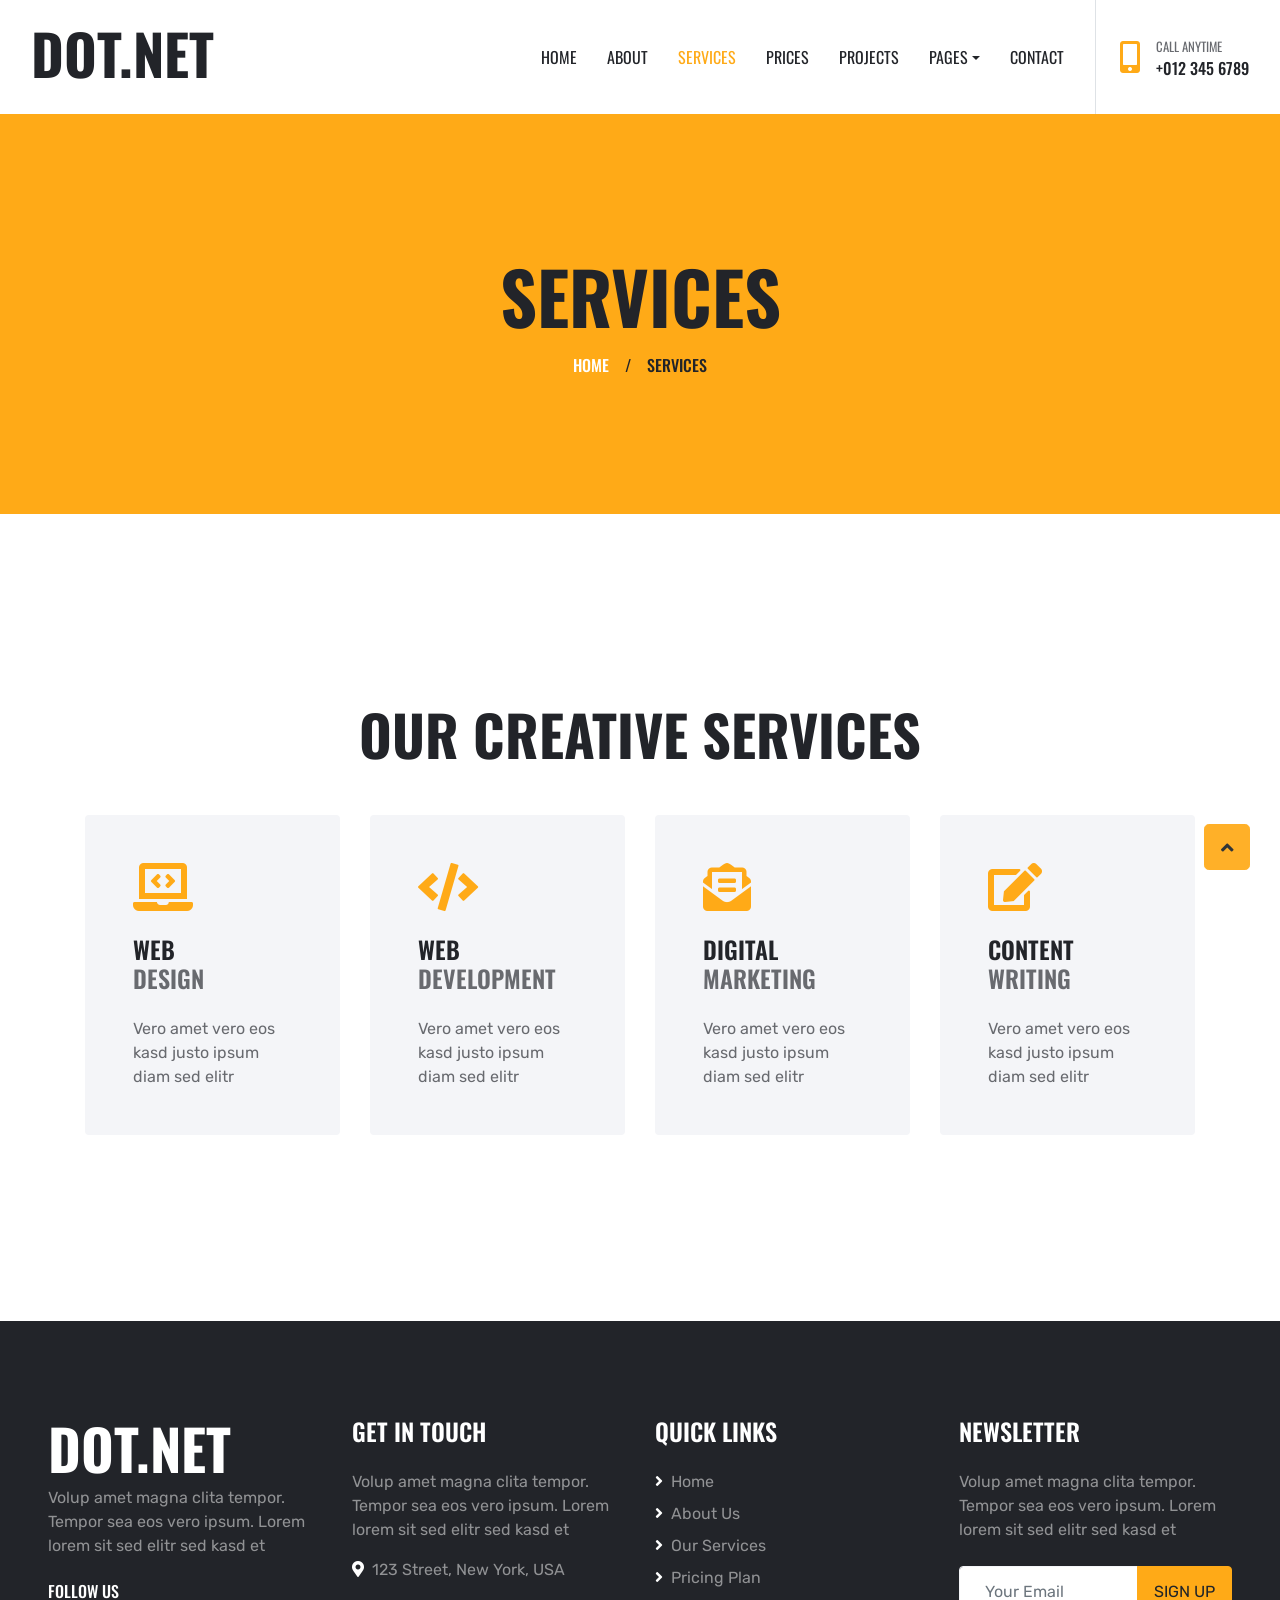
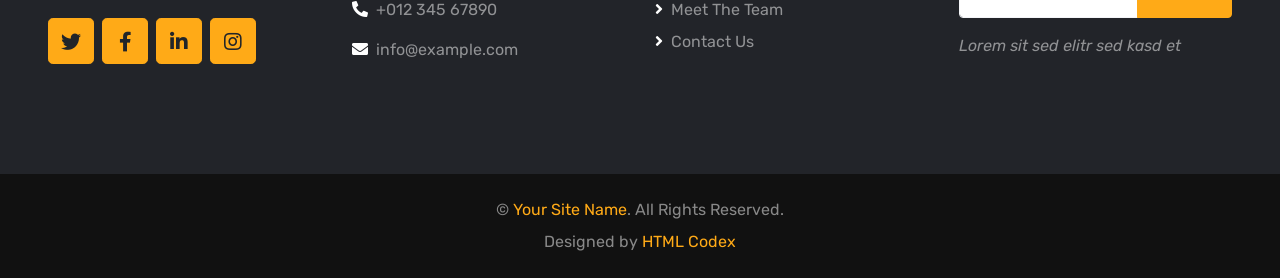
<file: homework-1-raw-file/service.html>
<!DOCTYPE html>
<html lang="en">

<head>
    <meta charset="utf-8">
    <title>DOT.NET - Digital Agency Website Template</title>
    <meta content="width=device-width, initial-scale=1.0" name="viewport">
    <meta content="Free HTML Templates" name="keywords">
    <meta content="Free HTML Templates" name="description">

    <!-- Favicon -->
    <link href="img/favicon.ico" rel="icon">

    <!-- Google Web Fonts -->
    <link rel="preconnect" href="https://fonts.gstatic.com">
    <link href="https://fonts.googleapis.com/css2?family=Oswald:wght@400;500;600;700&family=Rubik&display=swap" rel="stylesheet"> 

    <!-- Font Awesome -->
    <link href="https://cdnjs.cloudflare.com/ajax/libs/font-awesome/5.15.0/css/all.min.css" rel="stylesheet">

    <!-- Libraries Stylesheet -->
    <link href="lib/owlcarousel/assets/owl.carousel.min.css" rel="stylesheet">
    <link href="lib/lightbox/css/lightbox.min.css" rel="stylesheet">

    <!-- Customized Bootstrap Stylesheet -->
    <link href="css/style.css" rel="stylesheet">
</head>

<body>
    <!-- Navbar Start -->
    <div class="container-fluid bg-white position-relative">
        <nav class="navbar navbar-expand-lg bg-white navbar-light py-3 py-lg-0">
            <a href="index.html" class="navbar-brand text-secondary">
                <h1 class="display-4 text-uppercase">DOT.NET</h1>
            </a>
            <button type="button" class="navbar-toggler" data-toggle="collapse" data-target="#navbarCollapse">
                <span class="navbar-toggler-icon"></span>
            </button>
            <div class="collapse navbar-collapse" id="navbarCollapse">
                <div class="navbar-nav ml-auto py-0 pr-3 border-right">
                    <a href="index.html" class="nav-item nav-link">Home</a>
                    <a href="about.html" class="nav-item nav-link">About</a>
                    <a href="service.html" class="nav-item nav-link active">Services</a>
                    <a href="price.html" class="nav-item nav-link">Prices</a>
                    <a href="project.html" class="nav-item nav-link">Projects</a>
                    <div class="nav-item dropdown">
                        <a href="#" class="nav-link dropdown-toggle" data-toggle="dropdown">Pages</a>
                        <div class="dropdown-menu rounded-0 m-0">
                            <a href="team.html" class="dropdown-item">Meat The Team</a>
                            <a href="testimonial.html" class="dropdown-item">Testimonial</a>
                        </div>
                    </div>
                    <a href="contact.html" class="nav-item nav-link">Contact</a>
                </div>
                <div class="d-none d-lg-flex align-items-center pl-4">
                    <i class="fa fa-2x fa-mobile-alt text-primary mr-3"></i>
                    <div>
                        <h6 class="text-body text-uppercase mb-1"><small>Call Anytime</small></h6>
                        <h6 class="m-0">+012 345 6789</h6>
                    </div>
                </div>
            </div>
        </nav>
    </div>
    <!-- Navbar End -->


    <!-- Page Header Start -->
    <div class="page-header container-fluid bg-primary d-flex flex-column align-items-center justify-content-center">
        <h1 class="display-3 text-uppercase mb-3">Services</h1>
        <div class="d-inline-flex text-white">
            <h6 class="text-uppercase m-0"><a class="text-white" href="">Home</a></h6>
            <h6 class="m-0 px-3">/</h6>
            <h6 class="text-uppercase m-0">Services</h6>
        </div>
    </div>
    <!-- Page Header Start -->


    <!-- Services Start -->
    <div class="container-fluid py-5">
        <div class="container pt-5 pb-3">
            <h1 class="display-4 text-uppercase text-center mb-5">Our Creative Services</h1>
            <div class="row">
                <div class="col-lg-3 mb-2">
                    <div class="service-item rounded p-5 mb-4">
                        <i class="fa fa-3x fa-laptop-code text-primary mb-4"></i>
                        <h4 class="text-uppercase mb-4">Web <span class="d-block text-body">Design</span></h4>
                        <p class="m-0">Vero amet vero eos kasd justo ipsum diam sed elitr</p>
                    </div>
                </div>
                <div class="col-lg-3 mb-2">
                    <div class="service-item rounded p-5 mb-4">
                        <i class="fa fa-3x fa-code text-primary mb-4"></i>
                        <h4 class="text-uppercase mb-4">Web <span class="d-block text-body">Development</span></h4>
                        <p class="m-0">Vero amet vero eos kasd justo ipsum diam sed elitr</p>
                    </div>
                </div>
                <div class="col-lg-3 mb-2">
                    <div class="service-item rounded p-5 mb-4">
                        <i class="fa fa-3x fa-envelope-open-text text-primary mb-4"></i>
                        <h4 class="text-uppercase mb-4">Digital <span class="d-block text-body">Marketing</span></h4>
                        <p class="m-0">Vero amet vero eos kasd justo ipsum diam sed elitr</p>
                    </div>
                </div>
                <div class="col-lg-3 mb-2">
                    <div class="service-item rounded p-5 mb-4">
                        <i class="fa fa-3x fa-edit text-primary mb-4"></i>
                        <h4 class="text-uppercase mb-4">Content <span class="d-block text-body">Writing</span></h4>
                        <p class="m-0">Vero amet vero eos kasd justo ipsum diam sed elitr</p>
                    </div>
                </div>
            </div>
        </div>
    </div>
    <!-- Services End -->


    <!-- Footer Start -->
    <div class="container-fluid bg-dark text-white-50 py-5 px-sm-3 px-md-5" style="margin-top: 90px;">
        <div class="row pt-5">
            <div class="col-lg-3 col-md-6 mb-5">
                <a href="index.html" class="navbar-brand">
                    <h1 class="m-0 mt-n2 text-white display-4">DOT.NET</h1>
                </a>
                <p>Volup amet magna clita tempor. Tempor sea eos vero ipsum. Lorem lorem sit sed elitr sed kasd et</p>
                <h6 class="text-uppercase text-white py-2">Follow Us</h6>
                <div class="d-flex justify-content-start">
                    <a class="btn btn-lg btn-primary btn-lg-square mr-2" href="#"><i class="fab fa-twitter"></i></a>
                    <a class="btn btn-lg btn-primary btn-lg-square mr-2" href="#"><i class="fab fa-facebook-f"></i></a>
                    <a class="btn btn-lg btn-primary btn-lg-square mr-2" href="#"><i class="fab fa-linkedin-in"></i></a>
                    <a class="btn btn-lg btn-primary btn-lg-square" href="#"><i class="fab fa-instagram"></i></a>
                </div>
            </div>
            <div class="col-lg-3 col-md-6 mb-5">
                <h4 class="text-uppercase text-white mb-4">Get In Touch</h4>
                <p>Volup amet magna clita tempor. Tempor sea eos vero ipsum. Lorem lorem sit sed elitr sed kasd et</p>
                <p><i class="fa fa-map-marker-alt text-white mr-2"></i>123 Street, New York, USA</p>
                <p><i class="fa fa-phone-alt text-white mr-2"></i>+012 345 67890</p>
                <p><i class="fa fa-envelope text-white mr-2"></i>info@example.com</p>
            </div>
            <div class="col-lg-3 col-md-6 mb-5">
                <h4 class="text-uppercase text-white mb-4">Quick Links</h4>
                <div class="d-flex flex-column justify-content-start">
                    <a class="text-white-50 mb-2" href="#"><i class="fa fa-angle-right text-white mr-2"></i>Home</a>
                    <a class="text-white-50 mb-2" href="#"><i class="fa fa-angle-right text-white mr-2"></i>About Us</a>
                    <a class="text-white-50 mb-2" href="#"><i class="fa fa-angle-right text-white mr-2"></i>Our Services</a>
                    <a class="text-white-50 mb-2" href="#"><i class="fa fa-angle-right text-white mr-2"></i>Pricing Plan</a>
                    <a class="text-white-50 mb-2" href="#"><i class="fa fa-angle-right text-white mr-2"></i>Meet The Team</a>
                    <a class="text-white-50" href="#"><i class="fa fa-angle-right text-white mr-2"></i>Contact Us</a>
                </div>
            </div>
            <div class="col-lg-3 col-md-6 mb-5">
                <h4 class="text-uppercase text-white mb-4">Newsletter</h4>
                <p class="mb-4">Volup amet magna clita tempor. Tempor sea eos vero ipsum. Lorem lorem sit sed elitr sed kasd et</p>
                <div class="w-100 mb-3">
                    <div class="input-group">
                        <input type="text" class="form-control border-light" style="padding: 25px;" placeholder="Your Email">
                        <div class="input-group-append">
                            <button class="btn btn-primary text-uppercase px-3">Sign Up</button>
                        </div>
                    </div>
                </div>
                <i>Lorem sit sed elitr sed kasd et</i>
            </div>
        </div>
    </div>
    <div class="container-fluid py-4 px-sm-3 px-md-5" style="background: #111111;">
        <p class="mb-2 text-center text-white-50">&copy; <a href="#">Your Site Name</a>. All Rights Reserved.</p>
        <p class="m-0 text-center text-white-50">Designed by <a href="https://htmlcodex.com">HTML Codex</a></p>
    </div>
    <!-- Footer End -->


    <!-- Back to Top -->
    <a href="#" class="btn btn-lg btn-primary btn-lg-square back-to-top"><i class="fa fa-angle-up"></i></a>


    <!-- JavaScript Libraries -->
    <script src="https://code.jquery.com/jquery-3.4.1.min.js"></script>
    <script src="https://stackpath.bootstrapcdn.com/bootstrap/4.4.1/js/bootstrap.bundle.min.js"></script>
    <script src="lib/easing/easing.min.js"></script>
    <script src="lib/waypoints/waypoints.min.js"></script>
    <script src="lib/owlcarousel/owl.carousel.min.js"></script>
    <script src="lib/isotope/isotope.pkgd.min.js"></script>
    <script src="lib/lightbox/js/lightbox.min.js"></script>

    <!-- Contact Javascript File -->
    <script src="mail/jqBootstrapValidation.min.js"></script>
    <script src="mail/contact.js"></script>

    <!-- Template Javascript -->
    <script src="js/main.js"></script>
</body>

</html>
</file>
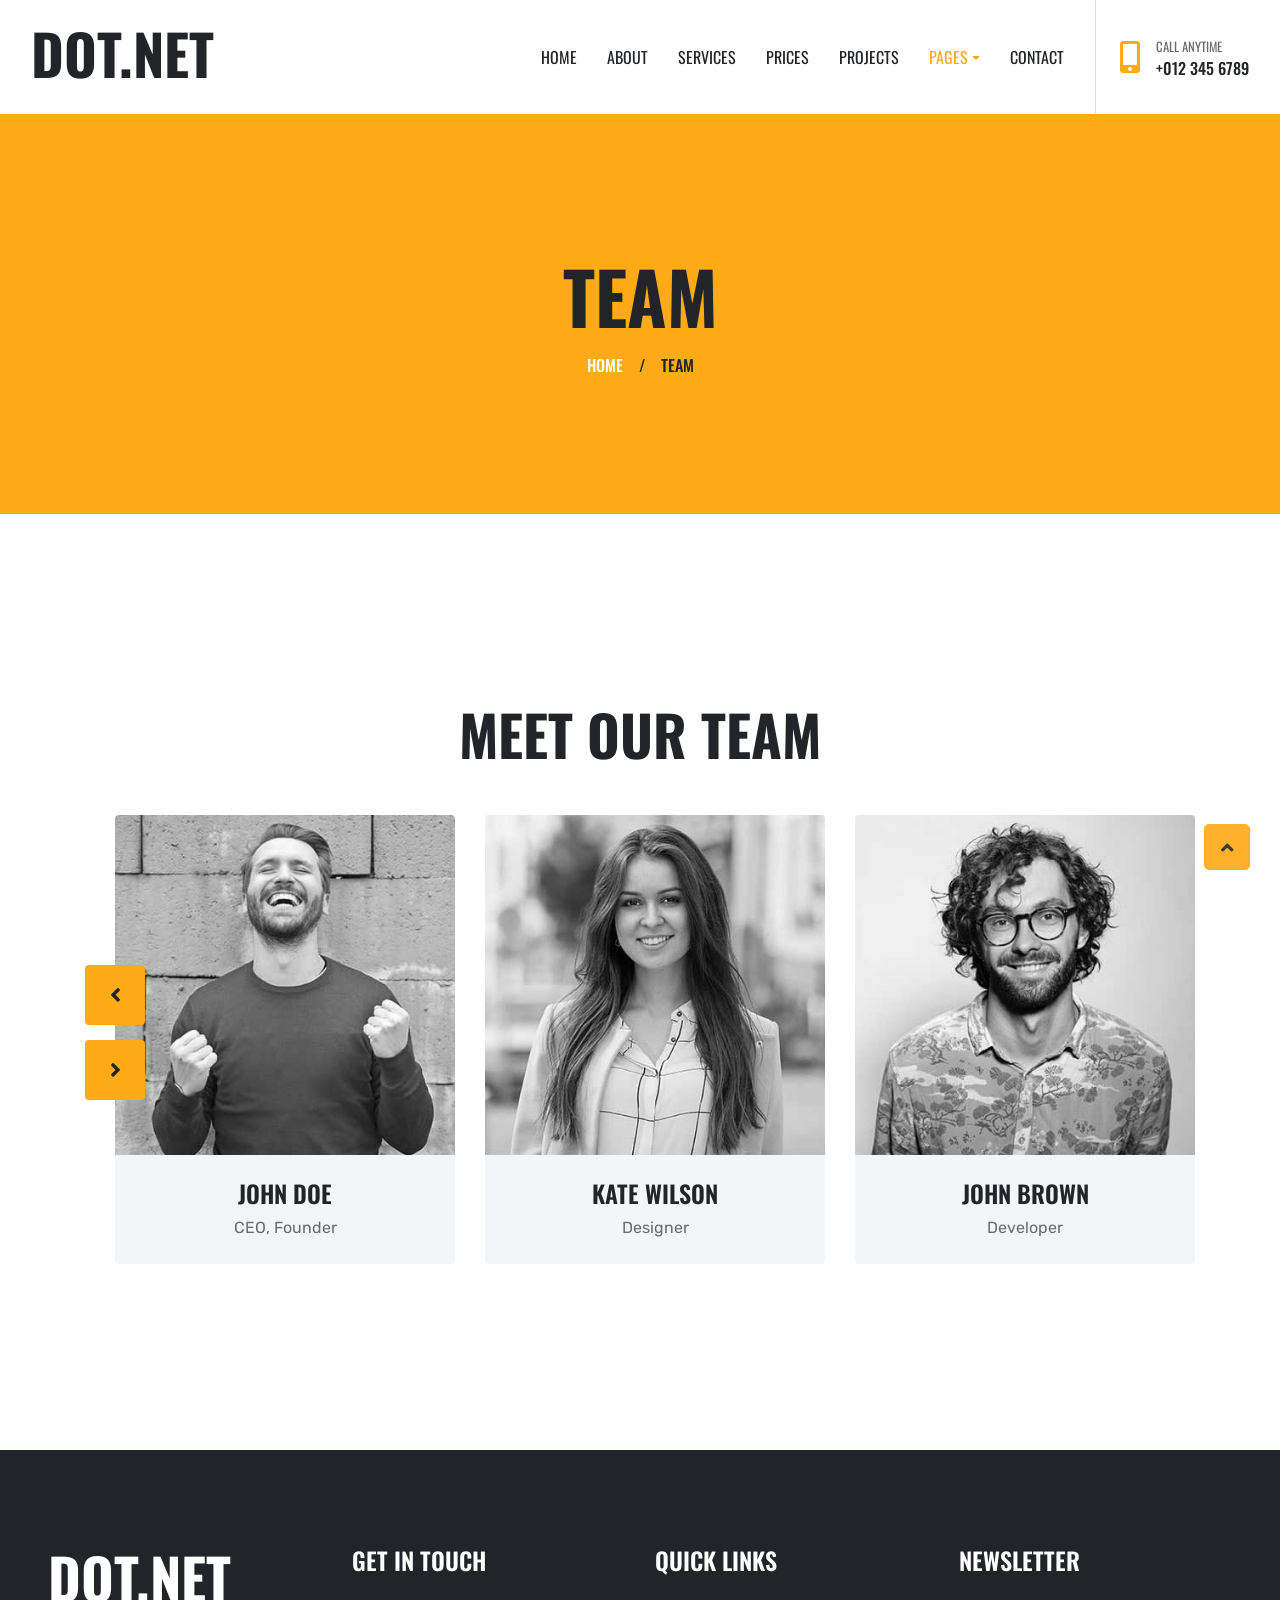
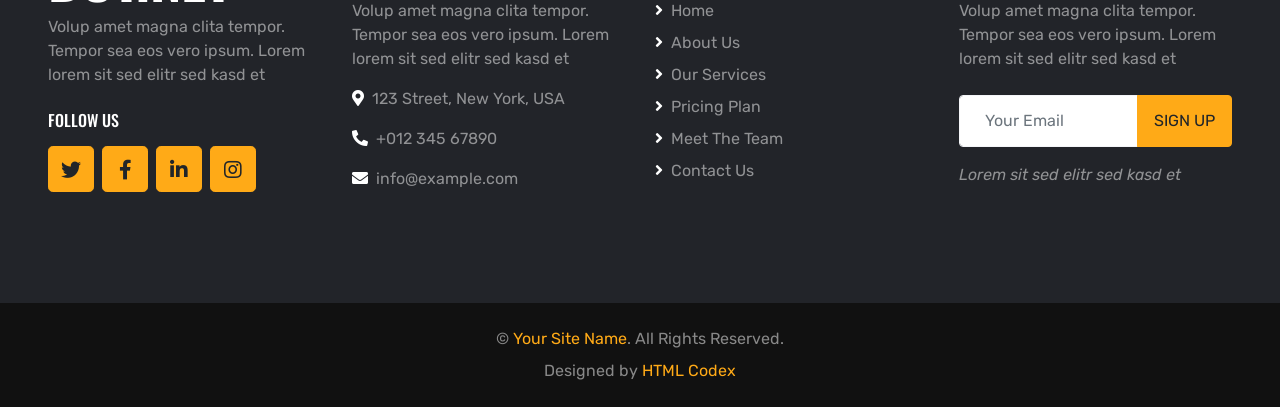
<file: homework-1-raw-file/team.html>
<!DOCTYPE html>
<html lang="en">

<head>
    <meta charset="utf-8">
    <title>DOT.NET - Digital Agency Website Template</title>
    <meta content="width=device-width, initial-scale=1.0" name="viewport">
    <meta content="Free HTML Templates" name="keywords">
    <meta content="Free HTML Templates" name="description">

    <!-- Favicon -->
    <link href="img/favicon.ico" rel="icon">

    <!-- Google Web Fonts -->
    <link rel="preconnect" href="https://fonts.gstatic.com">
    <link href="https://fonts.googleapis.com/css2?family=Oswald:wght@400;500;600;700&family=Rubik&display=swap" rel="stylesheet"> 

    <!-- Font Awesome -->
    <link href="https://cdnjs.cloudflare.com/ajax/libs/font-awesome/5.15.0/css/all.min.css" rel="stylesheet">

    <!-- Libraries Stylesheet -->
    <link href="lib/owlcarousel/assets/owl.carousel.min.css" rel="stylesheet">
    <link href="lib/lightbox/css/lightbox.min.css" rel="stylesheet">

    <!-- Customized Bootstrap Stylesheet -->
    <link href="css/style.css" rel="stylesheet">
</head>

<body>
    <!-- Navbar Start -->
    <div class="container-fluid bg-white position-relative">
        <nav class="navbar navbar-expand-lg bg-white navbar-light py-3 py-lg-0">
            <a href="index.html" class="navbar-brand text-secondary">
                <h1 class="display-4 text-uppercase">DOT.NET</h1>
            </a>
            <button type="button" class="navbar-toggler" data-toggle="collapse" data-target="#navbarCollapse">
                <span class="navbar-toggler-icon"></span>
            </button>
            <div class="collapse navbar-collapse" id="navbarCollapse">
                <div class="navbar-nav ml-auto py-0 pr-3 border-right">
                    <a href="index.html" class="nav-item nav-link">Home</a>
                    <a href="about.html" class="nav-item nav-link">About</a>
                    <a href="service.html" class="nav-item nav-link">Services</a>
                    <a href="price.html" class="nav-item nav-link">Prices</a>
                    <a href="project.html" class="nav-item nav-link">Projects</a>
                    <div class="nav-item dropdown">
                        <a href="#" class="nav-link dropdown-toggle active" data-toggle="dropdown">Pages</a>
                        <div class="dropdown-menu rounded-0 m-0">
                            <a href="team.html" class="dropdown-item active">Meat The Team</a>
                            <a href="testimonial.html" class="dropdown-item">Testimonial</a>
                        </div>
                    </div>
                    <a href="contact.html" class="nav-item nav-link">Contact</a>
                </div>
                <div class="d-none d-lg-flex align-items-center pl-4">
                    <i class="fa fa-2x fa-mobile-alt text-primary mr-3"></i>
                    <div>
                        <h6 class="text-body text-uppercase mb-1"><small>Call Anytime</small></h6>
                        <h6 class="m-0">+012 345 6789</h6>
                    </div>
                </div>
            </div>
        </nav>
    </div>
    <!-- Navbar End -->


    <!-- Page Header Start -->
    <div class="page-header container-fluid bg-primary d-flex flex-column align-items-center justify-content-center">
        <h1 class="display-3 text-uppercase mb-3">Team</h1>
        <div class="d-inline-flex text-white">
            <h6 class="text-uppercase m-0"><a class="text-white" href="">Home</a></h6>
            <h6 class="m-0 px-3">/</h6>
            <h6 class="text-uppercase m-0">Team</h6>
        </div>
    </div>
    <!-- Page Header Start -->


    <!-- Team Start -->
    <div class="container-fluid py-5">
        <div class="container py-5">
            <h1 class="display-4 text-uppercase text-center mb-5">Meet Our Team</h1>
            <div class="owl-carousel team-carousel position-relative" style="padding-left: 30px;">
                <div class="team-item rounded overflow-hidden">
                    <div class="position-relative">
                        <img class="img-fluid w-100" src="img/team-1.jpg" alt="">
                        <div class="team-overlay">
                            <div class="d-flex align-items-center justify-content-start">
                                <a class="btn btn-lg btn-primary btn-lg-square mx-1" href="#"><i class="fab fa-twitter"></i></a>
                                <a class="btn btn-lg btn-primary btn-lg-square mx-1" href="#"><i class="fab fa-facebook-f"></i></a>
                                <a class="btn btn-lg btn-primary btn-lg-square mx-1" href="#"><i class="fab fa-linkedin-in"></i></a>
                            </div>
                        </div>
                    </div>
                    <div class="bg-light text-center p-4">
                        <h4 class="text-uppercase">John Doe</h4>
                        <p class="m-0">CEO, Founder</p>
                    </div>
                </div>
                <div class="team-item rounded overflow-hidden">
                    <div class="position-relative">
                        <img class="img-fluid w-100" src="img/team-2.jpg" alt="">
                        <div class="team-overlay">
                            <div class="d-flex align-items-center justify-content-start">
                                <a class="btn btn-lg btn-primary btn-lg-square mx-1" href="#"><i class="fab fa-twitter"></i></a>
                                <a class="btn btn-lg btn-primary btn-lg-square mx-1" href="#"><i class="fab fa-facebook-f"></i></a>
                                <a class="btn btn-lg btn-primary btn-lg-square mx-1" href="#"><i class="fab fa-linkedin-in"></i></a>
                            </div>
                        </div>
                    </div>
                    <div class="bg-light text-center p-4">
                        <h4 class="text-uppercase">Kate Wilson</h4>
                        <p class="m-0">Designer</p>
                    </div>
                </div>
                <div class="team-item rounded overflow-hidden">
                    <div class="position-relative">
                        <img class="img-fluid w-100" src="img/team-3.jpg" alt="">
                        <div class="team-overlay">
                            <div class="d-flex align-items-center justify-content-start">
                                <a class="btn btn-lg btn-primary btn-lg-square mx-1" href="#"><i class="fab fa-twitter"></i></a>
                                <a class="btn btn-lg btn-primary btn-lg-square mx-1" href="#"><i class="fab fa-facebook-f"></i></a>
                                <a class="btn btn-lg btn-primary btn-lg-square mx-1" href="#"><i class="fab fa-linkedin-in"></i></a>
                            </div>
                        </div>
                    </div>
                    <div class="bg-light text-center p-4">
                        <h4 class="text-uppercase">John Brown</h4>
                        <p class="m-0">Developer</p>
                    </div>
                </div>
                <div class="team-item rounded overflow-hidden">
                    <div class="position-relative">
                        <img class="img-fluid w-100" src="img/team-4.jpg" alt="">
                        <div class="team-overlay">
                            <div class="d-flex align-items-center justify-content-start">
                                <a class="btn btn-lg btn-primary btn-lg-square mx-1" href="#"><i class="fab fa-twitter"></i></a>
                                <a class="btn btn-lg btn-primary btn-lg-square mx-1" href="#"><i class="fab fa-facebook-f"></i></a>
                                <a class="btn btn-lg btn-primary btn-lg-square mx-1" href="#"><i class="fab fa-linkedin-in"></i></a>
                            </div>
                        </div>
                    </div>
                    <div class="bg-light text-center p-4">
                        <h4 class="text-uppercase">Paul Watson</h4>
                        <p class="m-0">Marketer</p>
                    </div>
                </div>
            </div>
        </div>
    </div>
    <!-- Team End -->


    <!-- Footer Start -->
    <div class="container-fluid bg-dark text-white-50 py-5 px-sm-3 px-md-5" style="margin-top: 90px;">
        <div class="row pt-5">
            <div class="col-lg-3 col-md-6 mb-5">
                <a href="index.html" class="navbar-brand">
                    <h1 class="m-0 mt-n2 text-white display-4">DOT.NET</h1>
                </a>
                <p>Volup amet magna clita tempor. Tempor sea eos vero ipsum. Lorem lorem sit sed elitr sed kasd et</p>
                <h6 class="text-uppercase text-white py-2">Follow Us</h6>
                <div class="d-flex justify-content-start">
                    <a class="btn btn-lg btn-primary btn-lg-square mr-2" href="#"><i class="fab fa-twitter"></i></a>
                    <a class="btn btn-lg btn-primary btn-lg-square mr-2" href="#"><i class="fab fa-facebook-f"></i></a>
                    <a class="btn btn-lg btn-primary btn-lg-square mr-2" href="#"><i class="fab fa-linkedin-in"></i></a>
                    <a class="btn btn-lg btn-primary btn-lg-square" href="#"><i class="fab fa-instagram"></i></a>
                </div>
            </div>
            <div class="col-lg-3 col-md-6 mb-5">
                <h4 class="text-uppercase text-white mb-4">Get In Touch</h4>
                <p>Volup amet magna clita tempor. Tempor sea eos vero ipsum. Lorem lorem sit sed elitr sed kasd et</p>
                <p><i class="fa fa-map-marker-alt text-white mr-2"></i>123 Street, New York, USA</p>
                <p><i class="fa fa-phone-alt text-white mr-2"></i>+012 345 67890</p>
                <p><i class="fa fa-envelope text-white mr-2"></i>info@example.com</p>
            </div>
            <div class="col-lg-3 col-md-6 mb-5">
                <h4 class="text-uppercase text-white mb-4">Quick Links</h4>
                <div class="d-flex flex-column justify-content-start">
                    <a class="text-white-50 mb-2" href="#"><i class="fa fa-angle-right text-white mr-2"></i>Home</a>
                    <a class="text-white-50 mb-2" href="#"><i class="fa fa-angle-right text-white mr-2"></i>About Us</a>
                    <a class="text-white-50 mb-2" href="#"><i class="fa fa-angle-right text-white mr-2"></i>Our Services</a>
                    <a class="text-white-50 mb-2" href="#"><i class="fa fa-angle-right text-white mr-2"></i>Pricing Plan</a>
                    <a class="text-white-50 mb-2" href="#"><i class="fa fa-angle-right text-white mr-2"></i>Meet The Team</a>
                    <a class="text-white-50" href="#"><i class="fa fa-angle-right text-white mr-2"></i>Contact Us</a>
                </div>
            </div>
            <div class="col-lg-3 col-md-6 mb-5">
                <h4 class="text-uppercase text-white mb-4">Newsletter</h4>
                <p class="mb-4">Volup amet magna clita tempor. Tempor sea eos vero ipsum. Lorem lorem sit sed elitr sed kasd et</p>
                <div class="w-100 mb-3">
                    <div class="input-group">
                        <input type="text" class="form-control border-light" style="padding: 25px;" placeholder="Your Email">
                        <div class="input-group-append">
                            <button class="btn btn-primary text-uppercase px-3">Sign Up</button>
                        </div>
                    </div>
                </div>
                <i>Lorem sit sed elitr sed kasd et</i>
            </div>
        </div>
    </div>
    <div class="container-fluid py-4 px-sm-3 px-md-5" style="background: #111111;">
        <p class="mb-2 text-center text-white-50">&copy; <a href="#">Your Site Name</a>. All Rights Reserved.</p>
        <p class="m-0 text-center text-white-50">Designed by <a href="https://htmlcodex.com">HTML Codex</a></p>
    </div>
    <!-- Footer End -->


    <!-- Back to Top -->
    <a href="#" class="btn btn-lg btn-primary btn-lg-square back-to-top"><i class="fa fa-angle-up"></i></a>


    <!-- JavaScript Libraries -->
    <script src="https://code.jquery.com/jquery-3.4.1.min.js"></script>
    <script src="https://stackpath.bootstrapcdn.com/bootstrap/4.4.1/js/bootstrap.bundle.min.js"></script>
    <script src="lib/easing/easing.min.js"></script>
    <script src="lib/waypoints/waypoints.min.js"></script>
    <script src="lib/owlcarousel/owl.carousel.min.js"></script>
    <script src="lib/isotope/isotope.pkgd.min.js"></script>
    <script src="lib/lightbox/js/lightbox.min.js"></script>

    <!-- Contact Javascript File -->
    <script src="mail/jqBootstrapValidation.min.js"></script>
    <script src="mail/contact.js"></script>

    <!-- Template Javascript -->
    <script src="js/main.js"></script>
</body>

</html>
</file>
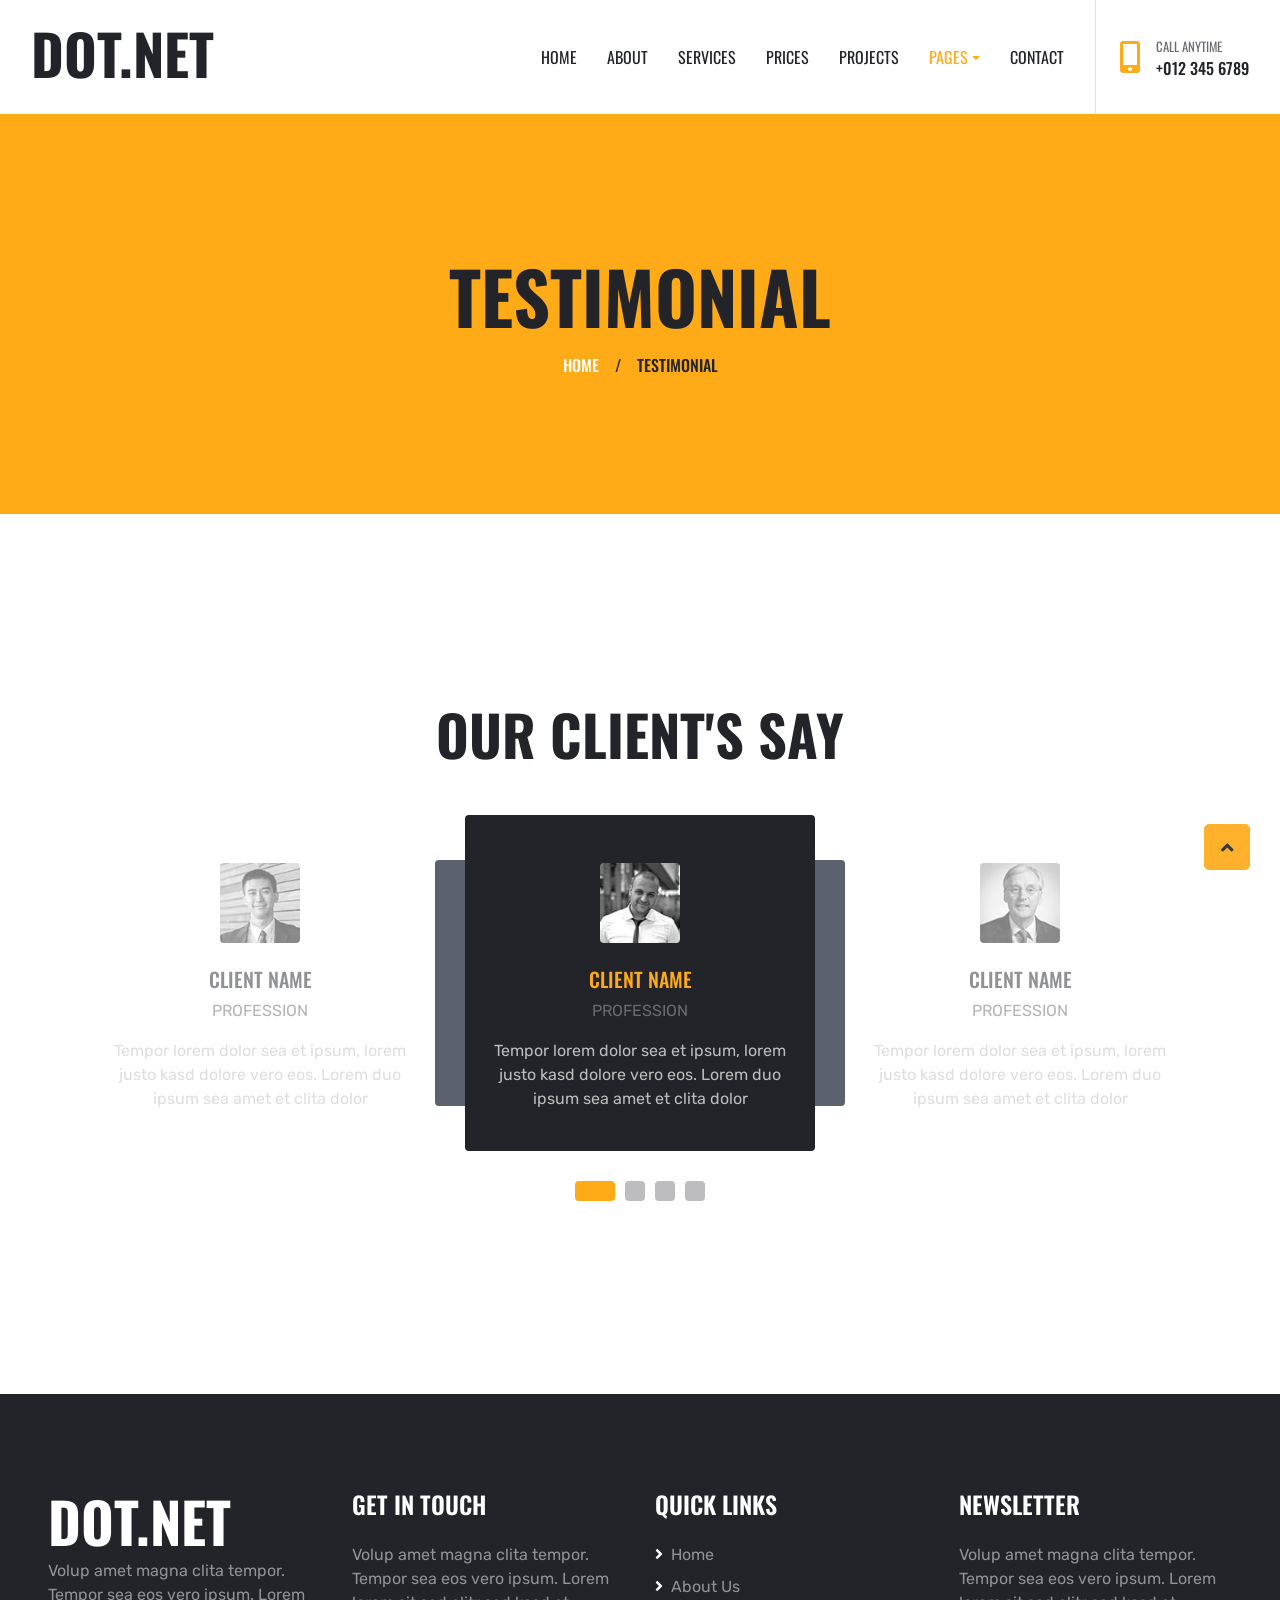
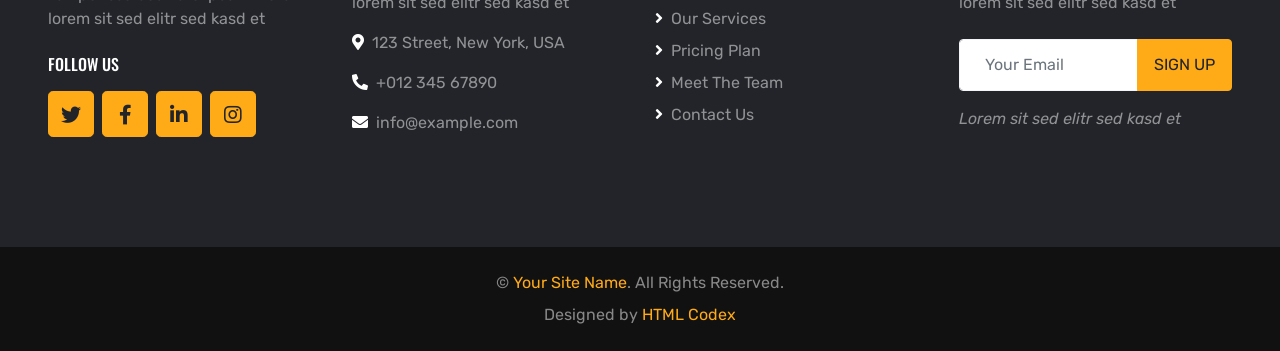
<file: homework-1-raw-file/testimonial.html>
<!DOCTYPE html>
<html lang="en">

<head>
    <meta charset="utf-8">
    <title>DOT.NET - Digital Agency Website Template</title>
    <meta content="width=device-width, initial-scale=1.0" name="viewport">
    <meta content="Free HTML Templates" name="keywords">
    <meta content="Free HTML Templates" name="description">

    <!-- Favicon -->
    <link href="img/favicon.ico" rel="icon">

    <!-- Google Web Fonts -->
    <link rel="preconnect" href="https://fonts.gstatic.com">
    <link href="https://fonts.googleapis.com/css2?family=Oswald:wght@400;500;600;700&family=Rubik&display=swap" rel="stylesheet"> 

    <!-- Font Awesome -->
    <link href="https://cdnjs.cloudflare.com/ajax/libs/font-awesome/5.15.0/css/all.min.css" rel="stylesheet">

    <!-- Libraries Stylesheet -->
    <link href="lib/owlcarousel/assets/owl.carousel.min.css" rel="stylesheet">
    <link href="lib/lightbox/css/lightbox.min.css" rel="stylesheet">

    <!-- Customized Bootstrap Stylesheet -->
    <link href="css/style.css" rel="stylesheet">
</head>

<body>
    <!-- Navbar Start -->
    <div class="container-fluid bg-white position-relative">
        <nav class="navbar navbar-expand-lg bg-white navbar-light py-3 py-lg-0">
            <a href="index.html" class="navbar-brand text-secondary">
                <h1 class="display-4 text-uppercase">DOT.NET</h1>
            </a>
            <button type="button" class="navbar-toggler" data-toggle="collapse" data-target="#navbarCollapse">
                <span class="navbar-toggler-icon"></span>
            </button>
            <div class="collapse navbar-collapse" id="navbarCollapse">
                <div class="navbar-nav ml-auto py-0 pr-3 border-right">
                    <a href="index.html" class="nav-item nav-link">Home</a>
                    <a href="about.html" class="nav-item nav-link">About</a>
                    <a href="service.html" class="nav-item nav-link">Services</a>
                    <a href="price.html" class="nav-item nav-link">Prices</a>
                    <a href="project.html" class="nav-item nav-link">Projects</a>
                    <div class="nav-item dropdown">
                        <a href="#" class="nav-link dropdown-toggle active" data-toggle="dropdown">Pages</a>
                        <div class="dropdown-menu rounded-0 m-0">
                            <a href="team.html" class="dropdown-item">Meat The Team</a>
                            <a href="testimonial.html" class="dropdown-item active">Testimonial</a>
                        </div>
                    </div>
                    <a href="contact.html" class="nav-item nav-link">Contact</a>
                </div>
                <div class="d-none d-lg-flex align-items-center pl-4">
                    <i class="fa fa-2x fa-mobile-alt text-primary mr-3"></i>
                    <div>
                        <h6 class="text-body text-uppercase mb-1"><small>Call Anytime</small></h6>
                        <h6 class="m-0">+012 345 6789</h6>
                    </div>
                </div>
            </div>
        </nav>
    </div>
    <!-- Navbar End -->


    <!-- Page Header Start -->
    <div class="page-header container-fluid bg-primary d-flex flex-column align-items-center justify-content-center">
        <h1 class="display-3 text-uppercase mb-3">Testimonial</h1>
        <div class="d-inline-flex text-white">
            <h6 class="text-uppercase m-0"><a class="text-white" href="">Home</a></h6>
            <h6 class="m-0 px-3">/</h6>
            <h6 class="text-uppercase m-0">Testimonial</h6>
        </div>
    </div>
    <!-- Page Header Start -->


    <!-- Testimonial Start -->
    <div class="container-fluid py-5">
        <div class="container py-5">
            <h1 class="display-4 text-uppercase text-center mb-5">Our Client's Say</h1>
            <div class="owl-carousel testimonial-carousel">
                <div class="testimonial-item position-relative text-center rounded p-4">
                    <img class="img-fluid rounded mx-auto my-4" src="img/testimonial-1.jpg" alt="">
                    <h5 class="text-uppercase">Client Name</h5>
                    <p class="text-uppercase">Profession</p>
                    <p class="text-secondary">Tempor lorem dolor sea et ipsum, lorem justo kasd dolore vero eos. Lorem duo ipsum sea amet et clita dolor</p>
                </div>
                <div class="testimonial-item position-relative text-center rounded p-4">
                    <img class="img-fluid rounded mx-auto my-4" src="img/testimonial-2.jpg" alt="">
                    <h5 class="text-uppercase">Client Name</h5>
                    <p class="text-uppercase">Profession</p>
                    <p class="text-secondary">Tempor lorem dolor sea et ipsum, lorem justo kasd dolore vero eos. Lorem duo ipsum sea amet et clita dolor</p>
                </div>
                <div class="testimonial-item position-relative text-center rounded p-4">
                    <img class="img-fluid rounded mx-auto my-4" src="img/testimonial-3.jpg" alt="">
                    <h5 class="text-uppercase">Client Name</h5>
                    <p class="text-uppercase">Profession</p>
                    <p class="text-secondary">Tempor lorem dolor sea et ipsum, lorem justo kasd dolore vero eos. Lorem duo ipsum sea amet et clita dolor</p>
                </div>
                <div class="testimonial-item position-relative text-center rounded p-4">
                    <img class="img-fluid rounded mx-auto my-4" src="img/testimonial-4.jpg" alt="">
                    <h5 class="text-uppercase">Client Name</h5>
                    <p class="text-uppercase">Profession</p>
                    <p class="text-secondary">Tempor lorem dolor sea et ipsum, lorem justo kasd dolore vero eos. Lorem duo ipsum sea amet et clita dolor</p>
                </div>
            </div>
        </div>
    </div>
    <!-- Testimonial End -->


    <!-- Footer Start -->
    <div class="container-fluid bg-dark text-white-50 py-5 px-sm-3 px-md-5" style="margin-top: 90px;">
        <div class="row pt-5">
            <div class="col-lg-3 col-md-6 mb-5">
                <a href="index.html" class="navbar-brand">
                    <h1 class="m-0 mt-n2 text-white display-4">DOT.NET</h1>
                </a>
                <p>Volup amet magna clita tempor. Tempor sea eos vero ipsum. Lorem lorem sit sed elitr sed kasd et</p>
                <h6 class="text-uppercase text-white py-2">Follow Us</h6>
                <div class="d-flex justify-content-start">
                    <a class="btn btn-lg btn-primary btn-lg-square mr-2" href="#"><i class="fab fa-twitter"></i></a>
                    <a class="btn btn-lg btn-primary btn-lg-square mr-2" href="#"><i class="fab fa-facebook-f"></i></a>
                    <a class="btn btn-lg btn-primary btn-lg-square mr-2" href="#"><i class="fab fa-linkedin-in"></i></a>
                    <a class="btn btn-lg btn-primary btn-lg-square" href="#"><i class="fab fa-instagram"></i></a>
                </div>
            </div>
            <div class="col-lg-3 col-md-6 mb-5">
                <h4 class="text-uppercase text-white mb-4">Get In Touch</h4>
                <p>Volup amet magna clita tempor. Tempor sea eos vero ipsum. Lorem lorem sit sed elitr sed kasd et</p>
                <p><i class="fa fa-map-marker-alt text-white mr-2"></i>123 Street, New York, USA</p>
                <p><i class="fa fa-phone-alt text-white mr-2"></i>+012 345 67890</p>
                <p><i class="fa fa-envelope text-white mr-2"></i>info@example.com</p>
            </div>
            <div class="col-lg-3 col-md-6 mb-5">
                <h4 class="text-uppercase text-white mb-4">Quick Links</h4>
                <div class="d-flex flex-column justify-content-start">
                    <a class="text-white-50 mb-2" href="#"><i class="fa fa-angle-right text-white mr-2"></i>Home</a>
                    <a class="text-white-50 mb-2" href="#"><i class="fa fa-angle-right text-white mr-2"></i>About Us</a>
                    <a class="text-white-50 mb-2" href="#"><i class="fa fa-angle-right text-white mr-2"></i>Our Services</a>
                    <a class="text-white-50 mb-2" href="#"><i class="fa fa-angle-right text-white mr-2"></i>Pricing Plan</a>
                    <a class="text-white-50 mb-2" href="#"><i class="fa fa-angle-right text-white mr-2"></i>Meet The Team</a>
                    <a class="text-white-50" href="#"><i class="fa fa-angle-right text-white mr-2"></i>Contact Us</a>
                </div>
            </div>
            <div class="col-lg-3 col-md-6 mb-5">
                <h4 class="text-uppercase text-white mb-4">Newsletter</h4>
                <p class="mb-4">Volup amet magna clita tempor. Tempor sea eos vero ipsum. Lorem lorem sit sed elitr sed kasd et</p>
                <div class="w-100 mb-3">
                    <div class="input-group">
                        <input type="text" class="form-control border-light" style="padding: 25px;" placeholder="Your Email">
                        <div class="input-group-append">
                            <button class="btn btn-primary text-uppercase px-3">Sign Up</button>
                        </div>
                    </div>
                </div>
                <i>Lorem sit sed elitr sed kasd et</i>
            </div>
        </div>
    </div>
    <div class="container-fluid py-4 px-sm-3 px-md-5" style="background: #111111;">
        <p class="mb-2 text-center text-white-50">&copy; <a href="#">Your Site Name</a>. All Rights Reserved.</p>
        <p class="m-0 text-center text-white-50">Designed by <a href="https://htmlcodex.com">HTML Codex</a></p>
    </div>
    <!-- Footer End -->


    <!-- Back to Top -->
    <a href="#" class="btn btn-lg btn-primary btn-lg-square back-to-top"><i class="fa fa-angle-up"></i></a>


    <!-- JavaScript Libraries -->
    <script src="https://code.jquery.com/jquery-3.4.1.min.js"></script>
    <script src="https://stackpath.bootstrapcdn.com/bootstrap/4.4.1/js/bootstrap.bundle.min.js"></script>
    <script src="lib/easing/easing.min.js"></script>
    <script src="lib/waypoints/waypoints.min.js"></script>
    <script src="lib/owlcarousel/owl.carousel.min.js"></script>
    <script src="lib/isotope/isotope.pkgd.min.js"></script>
    <script src="lib/lightbox/js/lightbox.min.js"></script>

    <!-- Contact Javascript File -->
    <script src="mail/jqBootstrapValidation.min.js"></script>
    <script src="mail/contact.js"></script>

    <!-- Template Javascript -->
    <script src="js/main.js"></script>
</body>

</html>
</file>
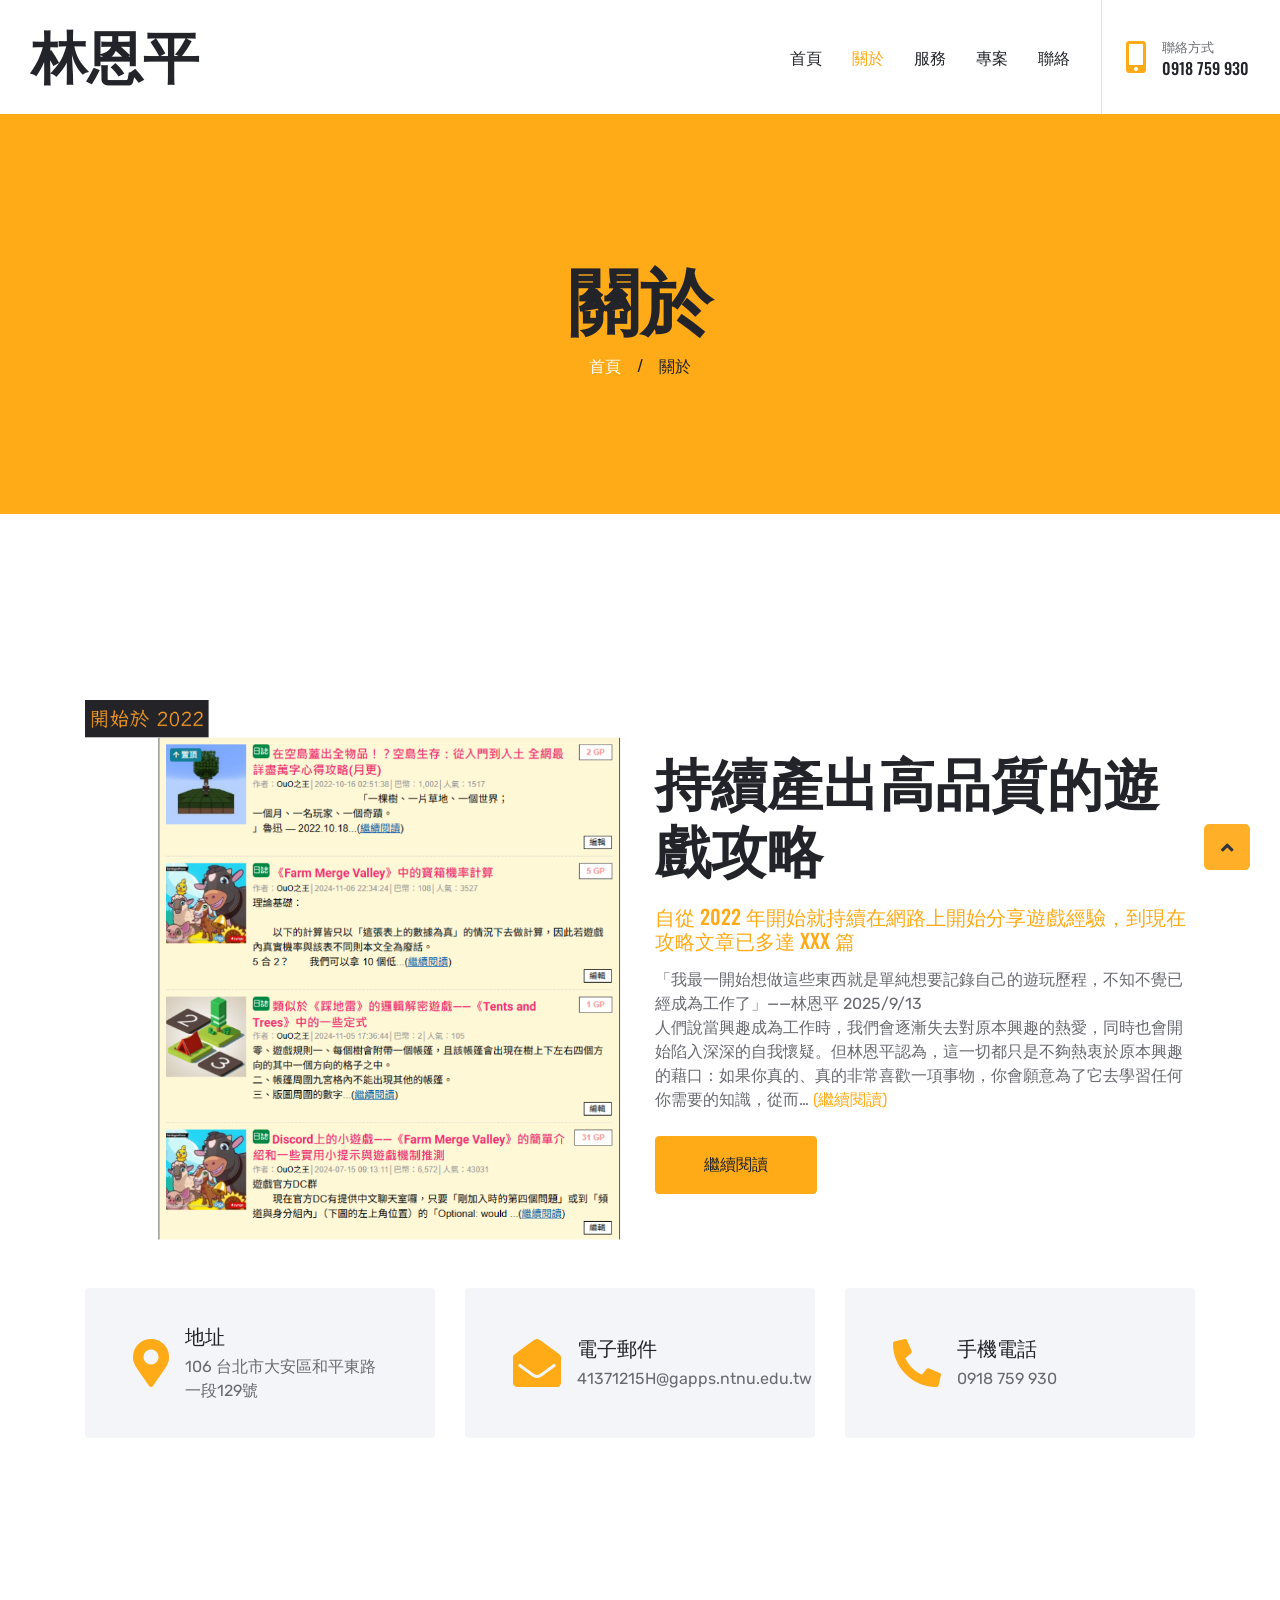
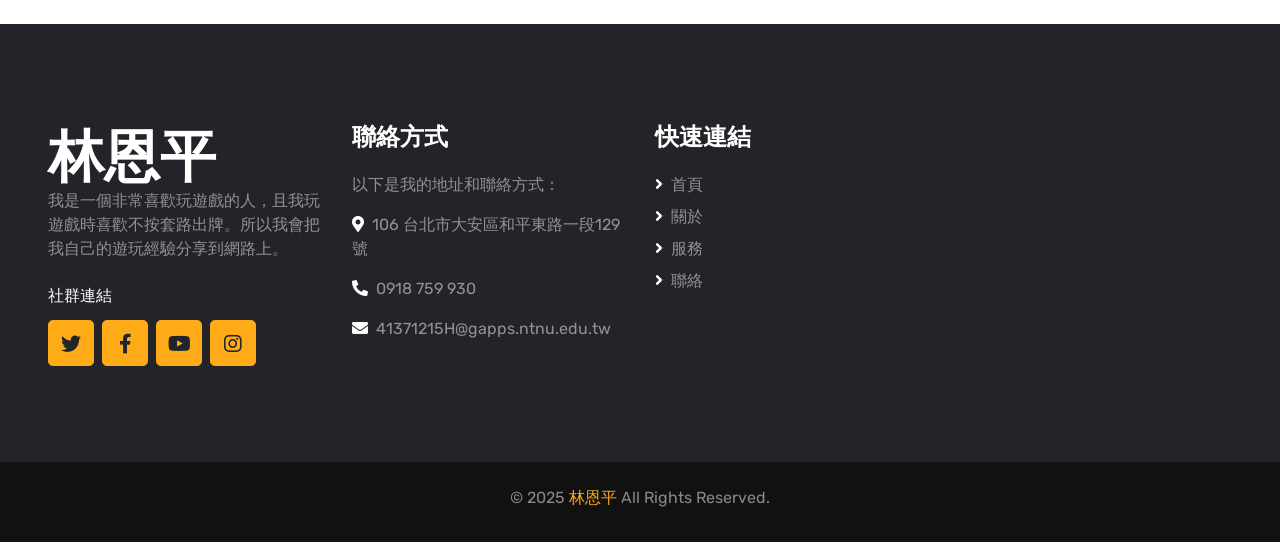
<file: Homework-1/about.html>
<!DOCTYPE html>
<html lang="en">

<head>
    <meta charset="utf-8">
    <title>關於</title>
    <meta content="width=device-width, initial-scale=1.0" name="viewport">
    <meta content="Free HTML Templates" name="keywords">
    <meta content="Free HTML Templates" name="description">

    <!-- Favicon -->
    <link href="img/favicon.ico" rel="icon">

    <!-- Google Web Fonts -->
    <link rel="preconnect" href="https://fonts.gstatic.com">
    <link href="https://fonts.googleapis.com/css2?family=Oswald:wght@400;500;600;700&family=Rubik&display=swap" rel="stylesheet"> 

    <!-- Font Awesome -->
    <link href="https://cdnjs.cloudflare.com/ajax/libs/font-awesome/5.15.0/css/all.min.css" rel="stylesheet">

    <!-- Libraries Stylesheet -->
    <link href="lib/owlcarousel/assets/owl.carousel.min.css" rel="stylesheet">
    <link href="lib/lightbox/css/lightbox.min.css" rel="stylesheet">

    <!-- Customized Bootstrap Stylesheet -->
    <link href="css/style.css" rel="stylesheet">
</head>

<body>
    <!-- Navbar Start -->
    <div class="container-fluid bg-white position-relative">
        <nav class="navbar navbar-expand-lg bg-white navbar-light py-3 py-lg-0">
            <a href="index.html" class="navbar-brand text-secondary">
                <h1 class="display-4 text-uppercase">林恩平</h1>
            </a>
            <button type="button" class="navbar-toggler" data-toggle="collapse" data-target="#navbarCollapse">
                <span class="navbar-toggler-icon"></span>
            </button>
            <div class="collapse navbar-collapse" id="navbarCollapse">
                <div class="navbar-nav ml-auto py-0 pr-3 border-right">
                    <a href="index.html" class="nav-item nav-link">首頁</a>
                    <a href="about.html" class="nav-item nav-link active">關於</a>
                    <a href="service.html" class="nav-item nav-link">服務</a>
                  <!--  <a href="price.html" class="nav-item nav-link">價格</a> -->
                    <a href="project.html" class="nav-item nav-link">專案</a>
                    <!--<div class="nav-item dropdown">
                        <a href="#" class="nav-link dropdown-toggle" data-toggle="dropdown">更多</a>
                        <div class="dropdown-menu rounded-0 m-0">
                            <a href="team.html" class="dropdown-item">Meat The Team</a>
                            <a href="testimonial.html" class="dropdown-item">Testimonial</a> 
                        </div>
                    </div>-->
                    <a href="contact.html" class="nav-item nav-link">聯絡</a>
                </div>
                <div class="d-none d-lg-flex align-items-center pl-4">
                    <i class="fa fa-2x fa-mobile-alt text-primary mr-3"></i>
                    <div>
                        <h6 class="text-body text-uppercase mb-1"><small>聯絡方式</small></h6>
                        <h6 class="m-0">0918 759 930</h6>
                    </div>
                </div>
            </div>
        </nav>
    </div>
    <!-- Navbar End -->


    <!-- Page Header Start -->
    <div class="page-header container-fluid bg-primary d-flex flex-column align-items-center justify-content-center">
        <h1 class="display-3 text-uppercase mb-3">關於</h1>
        <div class="d-inline-flex text-white">
            <h6 class="text-uppercase m-0"><a class="text-white" href="">首頁</a></h6>
            <h6 class="m-0 px-3">/</h6>
            <h6 class="text-uppercase m-0">關於</h6>
        </div>
    </div>
    <!-- Page Header Start -->


    <!-- About Start -->
    <div class="container-fluid pt-5">
        <div class="container pt-5">
            <div class="row align-items-center">
                <div class="col-lg-6">
                    <img class="img-fluid mb-4 mb-lg-0" src="img/about.jpg" alt="">
                </div>
                <div class="col-lg-6">
                    <h1 class="display-4 text-uppercase mb-4">持續產出高品質的遊戲攻略</h1>
                    <h5 class="text-uppercase text-primary mb-3">自從 2022 年開始就持續在網路上開始分享遊戲經驗，到現在攻略文章已多達 XXX 篇</h5>
                    <p class="mb-4">「我最一開始想做這些東西就是單純想要記錄自己的遊玩歷程，不知不覺已經成為工作了」——林恩平 2025/9/13<br>人們說當興趣成為工作時，我們會逐漸失去對原本興趣的熱愛，同時也會開始陷入深深的自我懷疑。但林恩平認為，這一切都只是不夠熱衷於原本興趣的藉口：如果你真的、真的非常喜歡一項事物，你會願意為了它去學習任何你需要的知識，從而… <a class="mb-4" href="">(繼續閱讀)</a></p>
                    <a href="" class="btn btn-primary text-uppercase py-3 px-5">繼續閱讀</a>
                </div>
            </div>
        </div>
    </div>
    <!-- About End -->


    <!-- About Info Start -->
    <div class="container-fluid py-5">
        <div class="container pb-3">
            <div class="row">
                <div class="col-lg-4 mb-2">
                    <div class="d-flex align-items-center bg-light rounded mb-4 px-5" style="height: 150px;">
                        <i class="fa fa-3x fa-map-marker-alt text-primary mr-3"></i>
                        <div class="d-flex flex-column">
                            <h5 class="text-uppercase">地址</h5>
                            <p class="m-0">106 台北市大安區和平東路一段129號</p>
                        </div>
                    </div>
                </div>
                <div class="col-lg-4 mb-2">
                    <div class="d-flex align-items-center bg-light rounded mb-4 px-5" style="height: 150px;">
                        <i class="fa fa-3x fa-envelope-open text-primary mr-3"></i>
                        <div class="d-flex flex-column">
                            <h5 class="text-uppercase">電子郵件</h5>
                            <p class="m-0">41371215H@gapps.ntnu.edu.tw</p>
                        </div>
                    </div>
                </div>
                <div class="col-lg-4 mb-2">
                    <div class="d-flex align-items-center bg-light rounded mb-4 px-5" style="height: 150px;">
                        <i class="fas fa-3x fa-phone-alt text-primary mr-3"></i>
                        <div class="d-flex flex-column">
                            <h5 class="text-uppercase">手機電話</h5>
                            <p class="m-0">0918 759 930</p>
                        </div>
                    </div>
                </div>
            </div>
        </div>
    </div>
    <!-- About Info End -->


    <!-- Footer Start -->
    <div class="container-fluid bg-dark text-white-50 py-5 px-sm-3 px-md-5" style="margin-top: 90px;">
        <div class="row pt-5">
            <div class="col-lg-3 col-md-6 mb-5">
                <a href="index.html" class="navbar-brand">
                    <h1 class="m-0 mt-n2 text-white display-4">林恩平</h1>
                </a>
                <p>我是一個非常喜歡玩遊戲的人，且我玩遊戲時喜歡不按套路出牌。所以我會把我自己的遊玩經驗分享到網路上。</p>
                <h6 class="text-uppercase text-white py-2">社群連結</h6>
                <div class="d-flex justify-content-start">
                    <a class="btn btn-lg btn-primary btn-lg-square mr-2" href="https://x.com/OuOKingthebest" target="_blank"><i class="fab fa-twitter"></i></a>
                    <a class="btn btn-lg btn-primary btn-lg-square mr-2" href="https://www.facebook.com/bubu.lin.33" target="_blank"><i class="fab fa-facebook-f"></i></a>
                    <a class="btn btn-lg btn-primary btn-lg-square mr-2" href="https://www.youtube.com/@OuOKing" target="_blank"><i class="fab fa-youtube"></i></a>
                    <a class="btn btn-lg btn-primary btn-lg-square" href="https://www.instagram.com/i_am_ouoking" target="_blank"><i class="fab fa-instagram"></i></a>
                </div>
            </div>
            <div class="col-lg-3 col-md-6 mb-5">
                <h4 class="text-uppercase text-white mb-4">聯絡方式</h4>
                <p>以下是我的地址和聯絡方式：</p>
                <p><i class="fa fa-map-marker-alt text-white mr-2"></i>106 台北市大安區和平東路一段129號</p>
                <p><i class="fa fa-phone-alt text-white mr-2"></i>0918 759 930</p>
                <p><i class="fa fa-envelope text-white mr-2"></i>41371215H@gapps.ntnu.edu.tw</p>
            </div>
            <div class="col-lg-3 col-md-6 mb-5">
                <h4 class="text-uppercase text-white mb-4">快速連結</h4>
                <div class="d-flex flex-column justify-content-start">
                    <a class="text-white-50 mb-2" href="index.html"><i class="fa fa-angle-right text-white mr-2"></i>首頁</a>
                    <a class="text-white-50 mb-2" href="about.html"><i class="fa fa-angle-right text-white mr-2"></i>關於</a>
                    <a class="text-white-50 mb-2" href="service.html"><i class="fa fa-angle-right text-white mr-2"></i>服務</a>
                    <!--<a class="text-white-50 mb-2" href="#"><i class="fa fa-angle-right text-white mr-2"></i>Pricing Plan</a>
                    <a class="text-white-50 mb-2" href="#"><i class="fa fa-angle-right text-white mr-2"></i>Meet The Team</a>-->
                    <a class="text-white-50" href="contact.html"><i class="fa fa-angle-right text-white mr-2"></i>聯絡</a> 
                </div>
            </div>
            <!--<div class="col-lg-3 col-md-6 mb-5">
                <h4 class="text-uppercase text-white mb-4">通訊</h4>
                <p class="mb-4">Volup amet magna clita tempor. Tempor sea eos vero ipsum. Lorem lorem sit sed elitr sed kasd et</p>
                <div class="w-100 mb-3">
                    <div class="input-group">
                        <input type="text" class="form-control border-light" style="padding: 25px;" placeholder="你的電子郵件">
                        <div class="input-group-append">
                            <button class="btn btn-primary text-uppercase px-3">Sign Up</button>
                        </div>
                    </div>
                </div>
                <i>Lorem sit sed elitr sed kasd et</i>
            </div>-->
        </div>
    </div>
    <div class="container-fluid py-4 px-sm-3 px-md-5" style="background: #111111;">
        <p class="mb-2 text-center text-white-50">&copy; 2025 <a href="#">林恩平</a> All Rights Reserved.</p>
        <!--<p class="m-0 text-center text-white-50">Designed by <a href="https://htmlcodex.com">HTML Codex</a></p>-->
    </div>
    <!-- Footer End -->


    <!-- Back to Top -->
    <a href="#" class="btn btn-lg btn-primary btn-lg-square back-to-top"><i class="fa fa-angle-up"></i></a>


    <!-- JavaScript Libraries -->
    <script src="https://code.jquery.com/jquery-3.4.1.min.js"></script>
    <script src="https://stackpath.bootstrapcdn.com/bootstrap/4.4.1/js/bootstrap.bundle.min.js"></script>
    <script src="lib/easing/easing.min.js"></script>
    <script src="lib/waypoints/waypoints.min.js"></script>
    <script src="lib/owlcarousel/owl.carousel.min.js"></script>
    <script src="lib/isotope/isotope.pkgd.min.js"></script>
    <script src="lib/lightbox/js/lightbox.min.js"></script>

    <!-- Contact Javascript File -->
    <script src="mail/jqBootstrapValidation.min.js"></script>
    <script src="mail/contact.js"></script>

    <!-- Template Javascript -->
    <script src="js/main.js"></script>
</body>

</html>
</file>
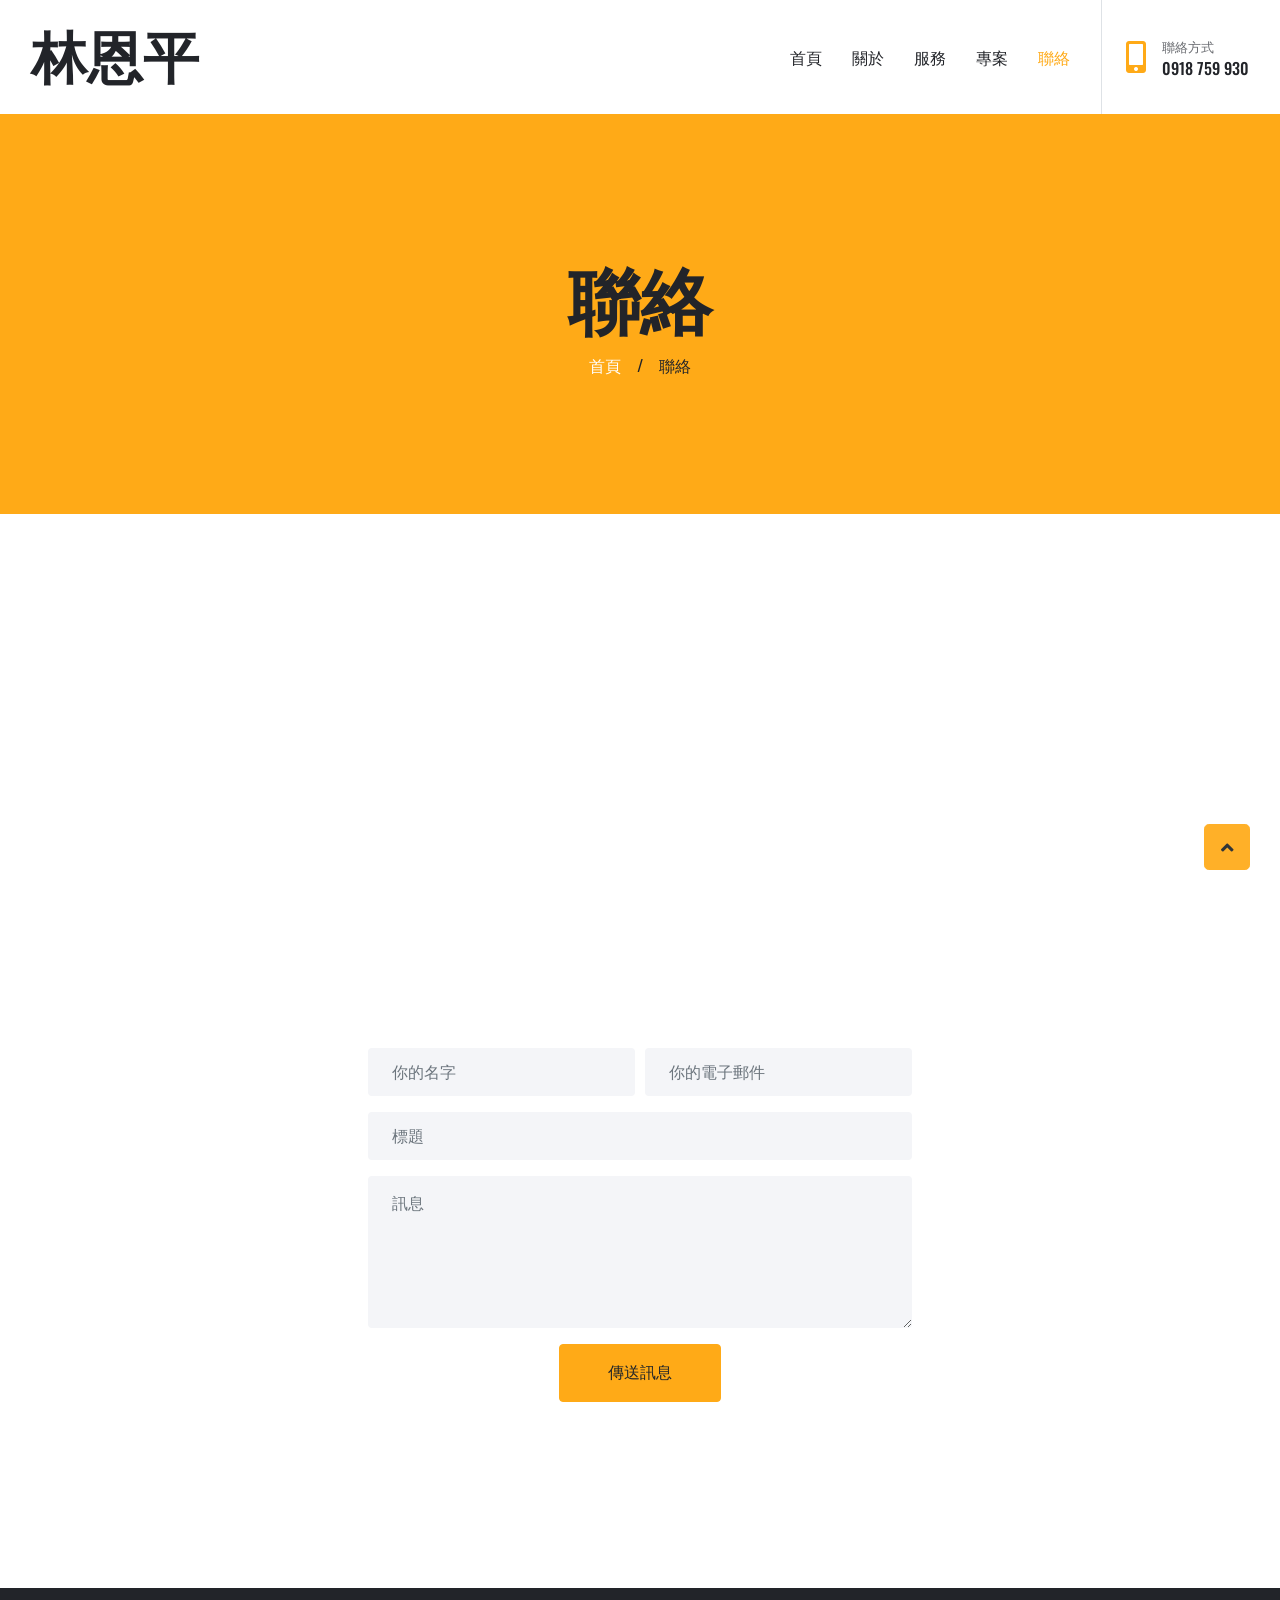
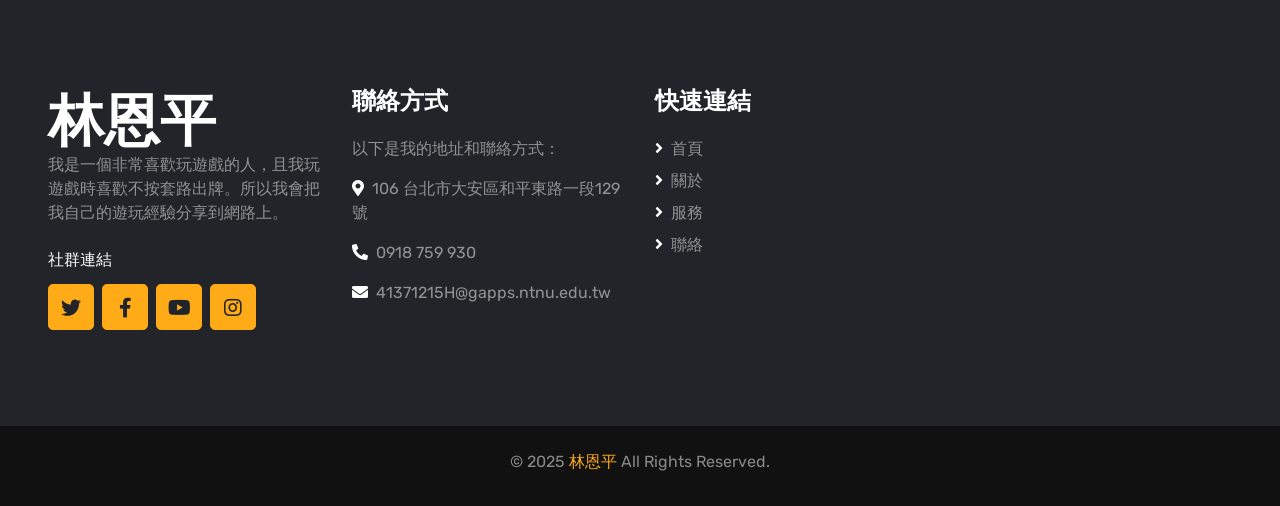
<file: Homework-1/contact.html>
<!-- 未使用 -->
<!DOCTYPE html>
<html lang="en">

<head>
    <meta charset="utf-8">
    <title>聯絡</title>
    <meta content="width=device-width, initial-scale=1.0" name="viewport">
    <meta content="Free HTML Templates" name="keywords">
    <meta content="Free HTML Templates" name="description">

    <!-- Favicon -->
    <link href="img/favicon.ico" rel="icon">

    <!-- Google Web Fonts -->
    <link rel="preconnect" href="https://fonts.gstatic.com">
    <link href="https://fonts.googleapis.com/css2?family=Oswald:wght@400;500;600;700&family=Rubik&display=swap" rel="stylesheet"> 

    <!-- Font Awesome -->
    <link href="https://cdnjs.cloudflare.com/ajax/libs/font-awesome/5.15.0/css/all.min.css" rel="stylesheet">

    <!-- Libraries Stylesheet -->
    <link href="lib/owlcarousel/assets/owl.carousel.min.css" rel="stylesheet">
    <link href="lib/lightbox/css/lightbox.min.css" rel="stylesheet">

    <!-- Customized Bootstrap Stylesheet -->
    <link href="css/style.css" rel="stylesheet">
</head>

<body>
    <!-- Navbar Start -->
    <div class="container-fluid bg-white position-relative">
        <nav class="navbar navbar-expand-lg bg-white navbar-light py-3 py-lg-0">
            <a href="index.html" class="navbar-brand text-secondary">
                <h1 class="display-4 text-uppercase">林恩平</h1>
            </a>
            <button type="button" class="navbar-toggler" data-toggle="collapse" data-target="#navbarCollapse">
                <span class="navbar-toggler-icon"></span>
            </button>
            <div class="collapse navbar-collapse" id="navbarCollapse">
                <div class="navbar-nav ml-auto py-0 pr-3 border-right">
                    <a href="index.html" class="nav-item nav-link">首頁</a>
                    <a href="about.html" class="nav-item nav-link">關於</a>
                    <a href="service.html" class="nav-item nav-link">服務</a>
                  <!--  <a href="price.html" class="nav-item nav-link">價格</a> -->
                    <a href="project.html" class="nav-item nav-link">專案</a>
                    <!--<div class="nav-item dropdown">
                        <a href="#" class="nav-link dropdown-toggle" data-toggle="dropdown">更多</a>
                        <div class="dropdown-menu rounded-0 m-0">
                            <a href="team.html" class="dropdown-item">Meat The Team</a>
                            <a href="testimonial.html" class="dropdown-item">Testimonial</a> 
                        </div>
                    </div>-->
                    <a href="contact.html" class="nav-item nav-link active">聯絡</a>
                </div>
                <div class="d-none d-lg-flex align-items-center pl-4">
                    <i class="fa fa-2x fa-mobile-alt text-primary mr-3"></i>
                    <div>
                        <h6 class="text-body text-uppercase mb-1"><small>聯絡方式</small></h6>
                        <h6 class="m-0">0918 759 930</h6>
                    </div>
                </div>
            </div>
        </nav>
    </div>
    <!-- Navbar End -->


    <!-- Page Header Start -->
    <div class="page-header container-fluid bg-primary d-flex flex-column align-items-center justify-content-center">
        <h1 class="display-3 text-uppercase mb-3">聯絡</h1>
        <div class="d-inline-flex text-white">
            <h6 class="text-uppercase m-0"><a class="text-white" href="">首頁</a></h6>
            <h6 class="m-0 px-3">/</h6>
            <h6 class="text-uppercase m-0">聯絡</h6>
        </div>
    </div>
    <!-- Page Header Start -->


    <!-- Contact Start -->
    <div class="container-fluid py-5 px-0">
        <div class="row mt-5 mx-0">
            <div class="col-12 px-0" style="height: 500px;">
                <div class="position-relative h-100">
                    <iframe class="position-relative w-100 h-100"
                        src="https://www.google.com/maps/embed?pb=!1m18!1m12!1m3!1d3040.046818696455!2d121.52821195561995!3d25.02574790514398!2m3!1f0!2f0!3f0!3m2!1i1024!2i768!4f13.1!3m3!1m2!1s0x3442a97ac8747499%3A0x783a29baf61d07ae!2z5ZyL56uL6Ie654Gj5bir56-E5aSn5a24IOWSjOW5s-agoeWNgCDihaE!5e0!3m2!1szh-TW!2stw!4v1757746157423!5m2!1szh-TW!2stw"
                        frameborder="0" style="border:0;" allowfullscreen="" aria-hidden="false"
                        tabindex="0"></iframe>
                </div>
            </div>
        </div>
        <div class="row mx-0 justify-content-center" style="margin-top: -200px;">
            <div class="col-lg-6 col-md-8 col-sm-10 px-0">
                <div class="contact-form bg-white rounded p-5">
                    <div id="success"></div>
                    <form name="sentMessage" id="contactForm" novalidate="novalidate">
                        <div class="form-row">
                            <div class="col-md-6">
                                <div class="control-group">
                                    <input type="text" class="form-control bg-light border-0 p-4" id="name" placeholder="你的名字" required="required" data-validation-required-message="請輸入你的名字" />
                                    <p class="help-block text-danger"></p>
                                </div>
                            </div>
                            <div class="col-md-6">
                                <div class="control-group">
                                    <input type="email" class="form-control bg-light border-0 p-4" id="email" placeholder="你的電子郵件" required="required" data-validation-required-message="請輸入你的電子郵件" />
                                    <p class="help-block text-danger"></p>
                                </div>
                            </div>
                        </div>
                        <div class="control-group">
                            <input type="text" class="form-control bg-light border-0 p-4" id="subject" placeholder="標題" required="required" data-validation-required-message="請輸入標題" />
                            <p class="help-block text-danger"></p>
                        </div>
                        <div class="control-group">
                            <textarea class="form-control bg-light border-0 py-3 px-4" rows="5" id="message" placeholder="訊息" required="required" data-validation-required-message="請輸入你的訊息"></textarea>
                            <p class="help-block text-danger"></p>
                        </div>
                        <div class="text-center">
                            <button class="btn btn-primary text-uppercase py-3 px-5" type="submit" id="sendMessageButton">傳送訊息</button>
                        </div>
                    </form>
                </div>
            </div>
        </div>
    </div>
    <!-- Contact End -->


    <!-- Footer Start -->
    <div class="container-fluid bg-dark text-white-50 py-5 px-sm-3 px-md-5" style="margin-top: 90px;">
        <div class="row pt-5">
            <div class="col-lg-3 col-md-6 mb-5">
                <a href="index.html" class="navbar-brand">
                    <h1 class="m-0 mt-n2 text-white display-4">林恩平</h1>
                </a>
                <p>我是一個非常喜歡玩遊戲的人，且我玩遊戲時喜歡不按套路出牌。所以我會把我自己的遊玩經驗分享到網路上。</p>
                <h6 class="text-uppercase text-white py-2">社群連結</h6>
                <div class="d-flex justify-content-start">
                    <a class="btn btn-lg btn-primary btn-lg-square mr-2" href="https://x.com/OuOKingthebest" target="_blank"><i class="fab fa-twitter"></i></a>
                    <a class="btn btn-lg btn-primary btn-lg-square mr-2" href="https://www.facebook.com/bubu.lin.33" target="_blank"><i class="fab fa-facebook-f"></i></a>
                    <a class="btn btn-lg btn-primary btn-lg-square mr-2" href="https://www.youtube.com/@OuOKing" target="_blank"><i class="fab fa-youtube"></i></a>
                    <a class="btn btn-lg btn-primary btn-lg-square" href="https://www.instagram.com/i_am_ouoking" target="_blank"><i class="fab fa-instagram"></i></a>
                </div>
            </div>
            <div class="col-lg-3 col-md-6 mb-5">
                <h4 class="text-uppercase text-white mb-4">聯絡方式</h4>
                <p>以下是我的地址和聯絡方式：</p>
                <p><i class="fa fa-map-marker-alt text-white mr-2"></i>106 台北市大安區和平東路一段129號</p>
                <p><i class="fa fa-phone-alt text-white mr-2"></i>0918 759 930</p>
                <p><i class="fa fa-envelope text-white mr-2"></i>41371215H@gapps.ntnu.edu.tw</p>
            </div>
            <div class="col-lg-3 col-md-6 mb-5">
                <h4 class="text-uppercase text-white mb-4">快速連結</h4>
                <div class="d-flex flex-column justify-content-start">
                    <a class="text-white-50 mb-2" href="index.html"><i class="fa fa-angle-right text-white mr-2"></i>首頁</a>
                    <a class="text-white-50 mb-2" href="about.html"><i class="fa fa-angle-right text-white mr-2"></i>關於</a>
                    <a class="text-white-50 mb-2" href="service.html"><i class="fa fa-angle-right text-white mr-2"></i>服務</a>
                    <!--<a class="text-white-50 mb-2" href="#"><i class="fa fa-angle-right text-white mr-2"></i>Pricing Plan</a>
                    <a class="text-white-50 mb-2" href="#"><i class="fa fa-angle-right text-white mr-2"></i>Meet The Team</a>-->
                    <a class="text-white-50" href="contact.html"><i class="fa fa-angle-right text-white mr-2"></i>聯絡</a> 
                </div>
            </div>
            <!--<div class="col-lg-3 col-md-6 mb-5">
                <h4 class="text-uppercase text-white mb-4">通訊</h4>
                <p class="mb-4">Volup amet magna clita tempor. Tempor sea eos vero ipsum. Lorem lorem sit sed elitr sed kasd et</p>
                <div class="w-100 mb-3">
                    <div class="input-group">
                        <input type="text" class="form-control border-light" style="padding: 25px;" placeholder="你的電子郵件">
                        <div class="input-group-append">
                            <button class="btn btn-primary text-uppercase px-3">Sign Up</button>
                        </div>
                    </div>
                </div>
                <i>Lorem sit sed elitr sed kasd et</i>
            </div>-->
        </div>
    </div>
    <div class="container-fluid py-4 px-sm-3 px-md-5" style="background: #111111;">
        <p class="mb-2 text-center text-white-50">&copy; 2025 <a href="#">林恩平</a> All Rights Reserved.</p>
        <!--<p class="m-0 text-center text-white-50">Designed by <a href="https://htmlcodex.com">HTML Codex</a></p>-->
    </div>
    <!-- Footer End -->


    <!-- Back to Top -->
    <a href="#" class="btn btn-lg btn-primary btn-lg-square back-to-top"><i class="fa fa-angle-up"></i></a>


    <!-- JavaScript Libraries -->
    <script src="https://code.jquery.com/jquery-3.4.1.min.js"></script>
    <script src="https://stackpath.bootstrapcdn.com/bootstrap/4.4.1/js/bootstrap.bundle.min.js"></script>
    <script src="lib/easing/easing.min.js"></script>
    <script src="lib/waypoints/waypoints.min.js"></script>
    <script src="lib/owlcarousel/owl.carousel.min.js"></script>
    <script src="lib/isotope/isotope.pkgd.min.js"></script>
    <script src="lib/lightbox/js/lightbox.min.js"></script>

    <!-- Contact Javascript File -->
    <script src="mail/jqBootstrapValidation.min.js"></script>
    <script src="mail/contact.js"></script>

    <!-- Template Javascript -->
    <script src="js/main.js"></script>
</body>

</html>
</file>
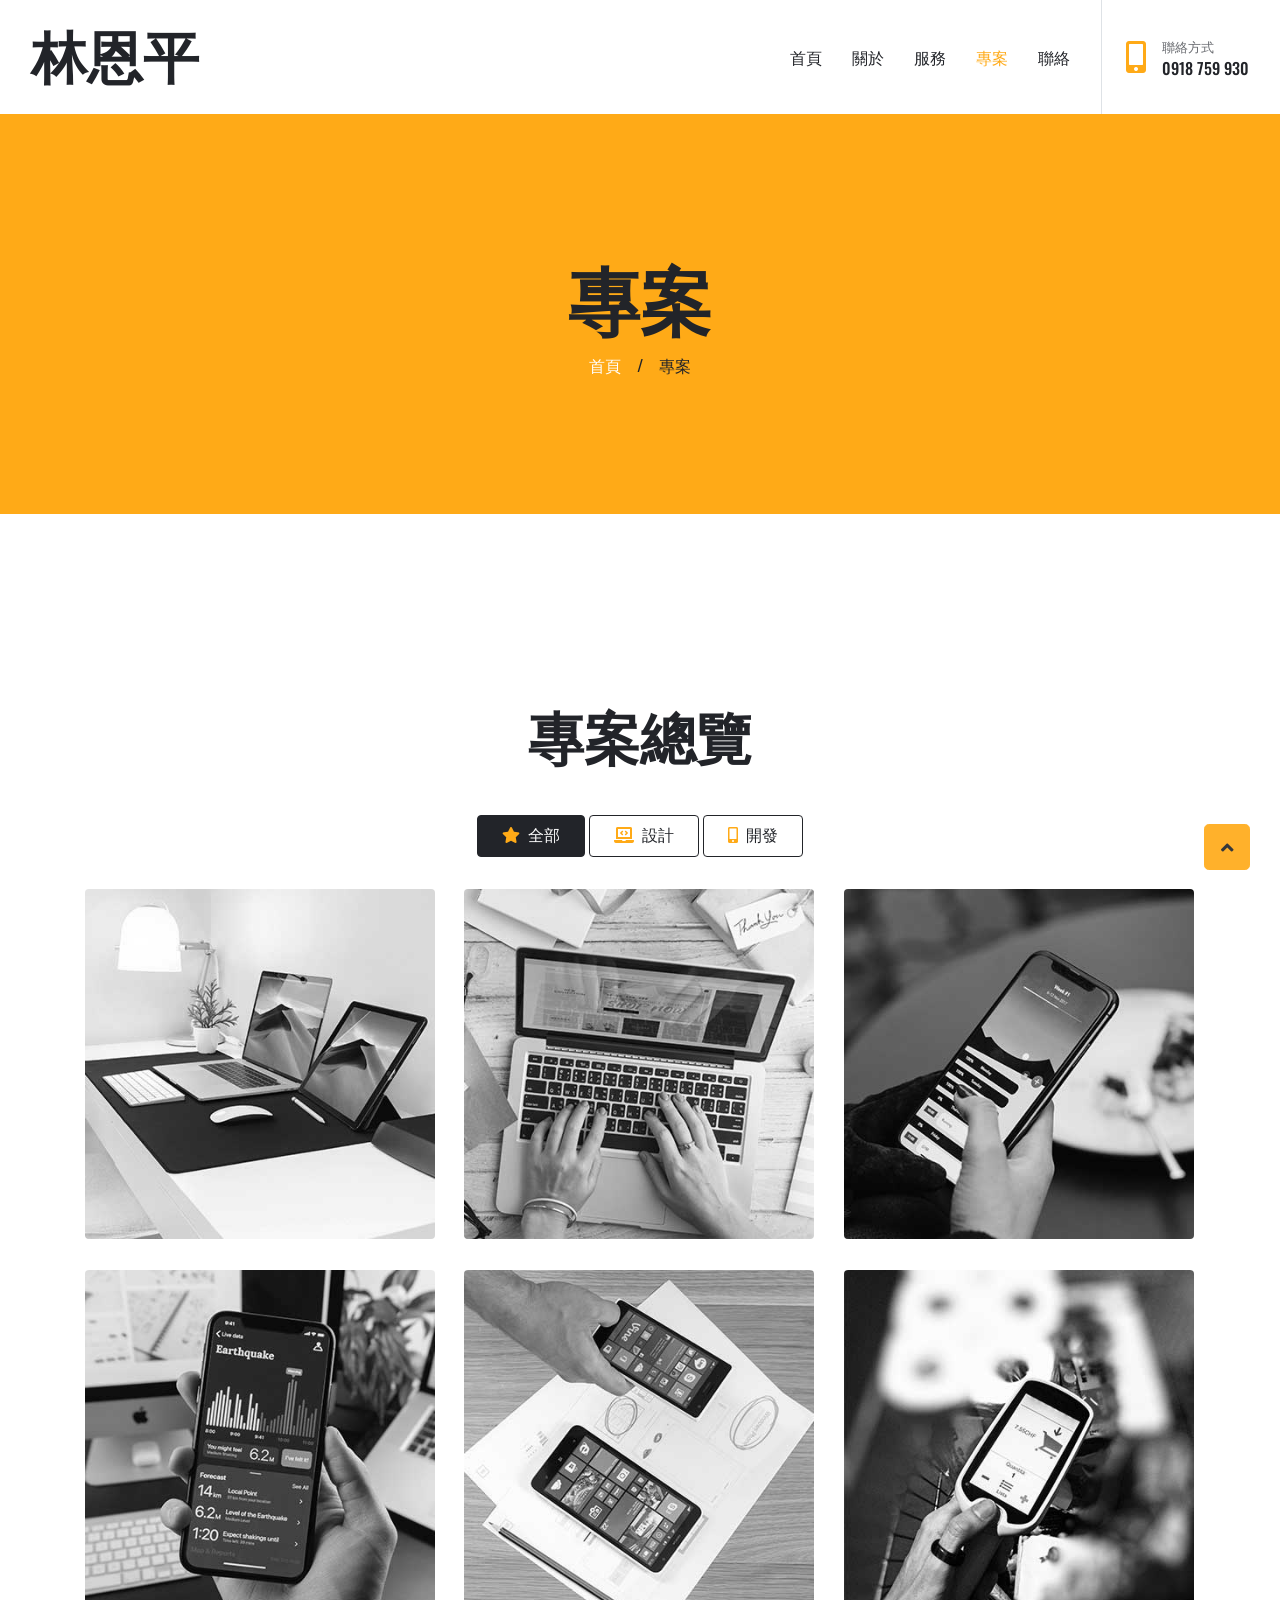
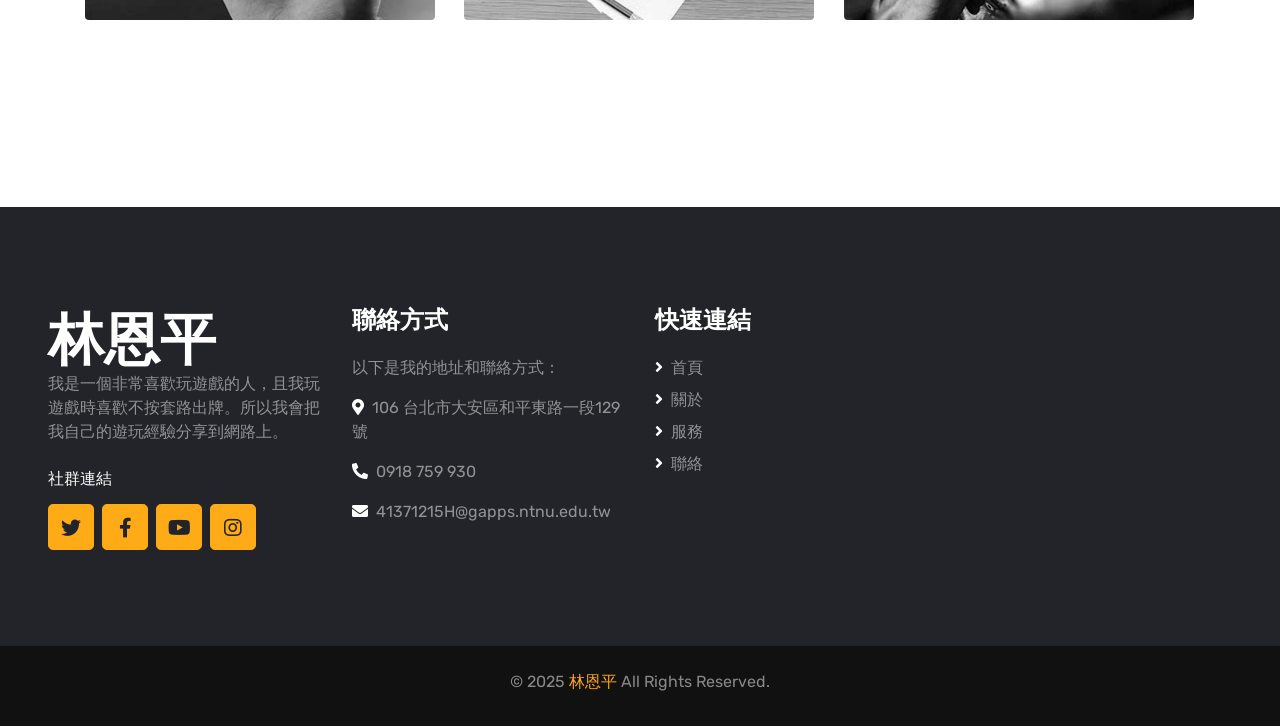
<file: Homework-1/project.html>
<!-- 未使用 -->
<!DOCTYPE html>
<html lang="en">

<head>
    <meta charset="utf-8">
    <title>專案</title>
    <meta content="width=device-width, initial-scale=1.0" name="viewport">
    <meta content="Free HTML Templates" name="keywords">
    <meta content="Free HTML Templates" name="description">

    <!-- Favicon -->
    <link href="img/favicon.ico" rel="icon">

    <!-- Google Web Fonts -->
    <link rel="preconnect" href="https://fonts.gstatic.com">
    <link href="https://fonts.googleapis.com/css2?family=Oswald:wght@400;500;600;700&family=Rubik&display=swap" rel="stylesheet"> 

    <!-- Font Awesome -->
    <link href="https://cdnjs.cloudflare.com/ajax/libs/font-awesome/5.15.0/css/all.min.css" rel="stylesheet">

    <!-- Libraries Stylesheet -->
    <link href="lib/owlcarousel/assets/owl.carousel.min.css" rel="stylesheet">
    <link href="lib/lightbox/css/lightbox.min.css" rel="stylesheet">

    <!-- Customized Bootstrap Stylesheet -->
    <link href="css/style.css" rel="stylesheet">
</head>

<body>
    <!-- Navbar Start -->
    <div class="container-fluid bg-white position-relative">
        <nav class="navbar navbar-expand-lg bg-white navbar-light py-3 py-lg-0">
            <a href="index.html" class="navbar-brand text-secondary">
                <h1 class="display-4 text-uppercase">林恩平</h1>
            </a>
            <button type="button" class="navbar-toggler" data-toggle="collapse" data-target="#navbarCollapse">
                <span class="navbar-toggler-icon"></span>
            </button>
            <div class="collapse navbar-collapse" id="navbarCollapse">
                <div class="navbar-nav ml-auto py-0 pr-3 border-right">
                    <a href="index.html" class="nav-item nav-link">首頁</a>
                    <a href="about.html" class="nav-item nav-link">關於</a>
                    <a href="service.html" class="nav-item nav-link">服務</a>
                  <!--  <a href="price.html" class="nav-item nav-link">價格</a> -->
                    <a href="project.html" class="nav-item nav-link active">專案</a>
                    <!--<div class="nav-item dropdown">
                        <a href="#" class="nav-link dropdown-toggle" data-toggle="dropdown">更多</a>
                        <div class="dropdown-menu rounded-0 m-0">
                            <a href="team.html" class="dropdown-item">Meat The Team</a>
                            <a href="testimonial.html" class="dropdown-item">Testimonial</a> 
                        </div>
                    </div>-->
                    <a href="contact.html" class="nav-item nav-link">聯絡</a>
                </div>
                <div class="d-none d-lg-flex align-items-center pl-4">
                    <i class="fa fa-2x fa-mobile-alt text-primary mr-3"></i>
                    <div>
                        <h6 class="text-body text-uppercase mb-1"><small>聯絡方式</small></h6>
                        <h6 class="m-0">0918 759 930</h6>
                    </div>
                </div>
            </div>
        </nav>
    </div>
    <!-- Navbar End -->


    <!-- Page Header Start -->
    <div class="page-header container-fluid bg-primary d-flex flex-column align-items-center justify-content-center">
        <h1 class="display-3 text-uppercase mb-3">專案</h1>
        <div class="d-inline-flex text-white">
            <h6 class="text-uppercase m-0"><a class="text-white" href="">首頁</a></h6>
            <h6 class="m-0 px-3">/</h6>
            <h6 class="text-uppercase m-0">專案</h6>
        </div>
    </div>
    <!-- Page Header Start -->


    <!-- Portfolio Start -->
    <div class="container-fluid py-5">
        <div class="container pt-5 pb-3">
            <h1 class="display-4 text-uppercase text-center mb-5">專案總覽</h1>
            <div class="row">
                <div class="col-12 text-center mb-2">
                    <ul class="list-inline mb-4" id="portfolio-flters">
                        <li class="btn btn-outline-dark text-uppercase py-2 px-4 active" data-filter="*">
                            <i class="fa fa-star text-primary mr-2"></i>全部
                        </li>
                        <li class="btn btn-outline-dark text-uppercase py-2 px-4" data-filter=".first">
                            <i class="fa fa-laptop-code text-primary mr-2"></i>設計
                        </li>
                        <li class="btn btn-outline-dark text-uppercase py-2 px-4" data-filter=".second">
                            <i class="fa fa-mobile-alt text-primary mr-2"></i>開發
                        </li>
                    </ul>
                </div>
            </div>
            <div class="row portfolio-container">
                <div class="col-lg-4 col-md-6 mb-4 portfolio-item first">
                    <div class="position-relative rounded overflow-hidden mb-2">
                        <img class="img-fluid w-100" src="img/portfolio-1.jpg" alt="">
                        <div class="portfolio-btn d-flex align-items-center justify-content-center">
                            <a href="img/portfolio-1.jpg" data-lightbox="portfolio">
                                <i class="fa fa-4x fa-plus text-primary"></i>
                            </a>
                        </div>
                    </div>
                </div>
                <div class="col-lg-4 col-md-6 mb-4 portfolio-item second">
                    <div class="position-relative rounded overflow-hidden mb-2">
                        <img class="img-fluid w-100" src="img/portfolio-2.jpg" alt="">
                        <div class="portfolio-btn d-flex align-items-center justify-content-center">
                            <a href="img/portfolio-2.jpg" data-lightbox="portfolio">
                                <i class="fa fa-4x fa-plus text-primary"></i>
                            </a>
                        </div>
                    </div>
                </div>
                <div class="col-lg-4 col-md-6 mb-4 portfolio-item first">
                    <div class="position-relative rounded overflow-hidden mb-2">
                        <img class="img-fluid w-100" src="img/portfolio-3.jpg" alt="">
                        <div class="portfolio-btn d-flex align-items-center justify-content-center">
                            <a href="img/portfolio-3.jpg" data-lightbox="portfolio">
                                <i class="fa fa-4x fa-plus text-primary"></i>
                            </a>
                        </div>
                    </div>
                </div>
                <div class="col-lg-4 col-md-6 mb-4 portfolio-item second">
                    <div class="position-relative rounded overflow-hidden mb-2">
                        <img class="img-fluid w-100" src="img/portfolio-4.jpg" alt="">
                        <div class="portfolio-btn d-flex align-items-center justify-content-center">
                            <a href="img/portfolio-4.jpg" data-lightbox="portfolio">
                                <i class="fa fa-4x fa-plus text-primary"></i>
                            </a>
                        </div>
                    </div>
                </div>
                <div class="col-lg-4 col-md-6 mb-4 portfolio-item first">
                    <div class="position-relative rounded overflow-hidden mb-2">
                        <img class="img-fluid w-100" src="img/portfolio-5.jpg" alt="">
                        <div class="portfolio-btn d-flex align-items-center justify-content-center">
                            <a href="img/portfolio-3.jpg" data-lightbox="portfolio">
                                <i class="fa fa-4x fa-plus text-primary"></i>
                            </a>
                        </div>
                    </div>
                </div>
                <div class="col-lg-4 col-md-6 mb-4 portfolio-item second">
                    <div class="position-relative rounded overflow-hidden mb-2">
                        <img class="img-fluid w-100" src="img/portfolio-6.jpg" alt="">
                        <div class="portfolio-btn d-flex align-items-center justify-content-center">
                            <a href="img/portfolio-4.jpg" data-lightbox="portfolio">
                                <i class="fa fa-4x fa-plus text-primary"></i>
                            </a>
                        </div>
                    </div>
                </div>
            </div>
        </div>
    </div>
    <!-- Portfolio End -->


    <!-- Footer Start -->
    <div class="container-fluid bg-dark text-white-50 py-5 px-sm-3 px-md-5" style="margin-top: 90px;">
        <div class="row pt-5">
            <div class="col-lg-3 col-md-6 mb-5">
                <a href="index.html" class="navbar-brand">
                    <h1 class="m-0 mt-n2 text-white display-4">林恩平</h1>
                </a>
                <p>我是一個非常喜歡玩遊戲的人，且我玩遊戲時喜歡不按套路出牌。所以我會把我自己的遊玩經驗分享到網路上。</p>
                <h6 class="text-uppercase text-white py-2">社群連結</h6>
                <div class="d-flex justify-content-start">
                    <a class="btn btn-lg btn-primary btn-lg-square mr-2" href="https://x.com/OuOKingthebest" target="_blank"><i class="fab fa-twitter"></i></a>
                    <a class="btn btn-lg btn-primary btn-lg-square mr-2" href="https://www.facebook.com/bubu.lin.33" target="_blank"><i class="fab fa-facebook-f"></i></a>
                    <a class="btn btn-lg btn-primary btn-lg-square mr-2" href="https://www.youtube.com/@OuOKing" target="_blank"><i class="fab fa-youtube"></i></a>
                    <a class="btn btn-lg btn-primary btn-lg-square" href="https://www.instagram.com/i_am_ouoking" target="_blank"><i class="fab fa-instagram"></i></a>
                </div>
            </div>
            <div class="col-lg-3 col-md-6 mb-5">
                <h4 class="text-uppercase text-white mb-4">聯絡方式</h4>
                <p>以下是我的地址和聯絡方式：</p>
                <p><i class="fa fa-map-marker-alt text-white mr-2"></i>106 台北市大安區和平東路一段129號</p>
                <p><i class="fa fa-phone-alt text-white mr-2"></i>0918 759 930</p>
                <p><i class="fa fa-envelope text-white mr-2"></i>41371215H@gapps.ntnu.edu.tw</p>
            </div>
            <div class="col-lg-3 col-md-6 mb-5">
                <h4 class="text-uppercase text-white mb-4">快速連結</h4>
                <div class="d-flex flex-column justify-content-start">
                    <a class="text-white-50 mb-2" href="index.html"><i class="fa fa-angle-right text-white mr-2"></i>首頁</a>
                    <a class="text-white-50 mb-2" href="about.html"><i class="fa fa-angle-right text-white mr-2"></i>關於</a>
                    <a class="text-white-50 mb-2" href="service.html"><i class="fa fa-angle-right text-white mr-2"></i>服務</a>
                    <!--<a class="text-white-50 mb-2" href="#"><i class="fa fa-angle-right text-white mr-2"></i>Pricing Plan</a>
                    <a class="text-white-50 mb-2" href="#"><i class="fa fa-angle-right text-white mr-2"></i>Meet The Team</a>-->
                    <a class="text-white-50" href="contact.html"><i class="fa fa-angle-right text-white mr-2"></i>聯絡</a> 
                </div>
            </div>
            <!--<div class="col-lg-3 col-md-6 mb-5">
                <h4 class="text-uppercase text-white mb-4">通訊</h4>
                <p class="mb-4">Volup amet magna clita tempor. Tempor sea eos vero ipsum. Lorem lorem sit sed elitr sed kasd et</p>
                <div class="w-100 mb-3">
                    <div class="input-group">
                        <input type="text" class="form-control border-light" style="padding: 25px;" placeholder="你的電子郵件">
                        <div class="input-group-append">
                            <button class="btn btn-primary text-uppercase px-3">Sign Up</button>
                        </div>
                    </div>
                </div>
                <i>Lorem sit sed elitr sed kasd et</i>
            </div>-->
        </div>
    </div>
    <div class="container-fluid py-4 px-sm-3 px-md-5" style="background: #111111;">
        <p class="mb-2 text-center text-white-50">&copy; 2025 <a href="#">林恩平</a> All Rights Reserved.</p>
        <!--<p class="m-0 text-center text-white-50">Designed by <a href="https://htmlcodex.com">HTML Codex</a></p>-->
    </div>
    <!-- Footer End -->


    <!-- Back to Top -->
    <a href="#" class="btn btn-lg btn-primary btn-lg-square back-to-top"><i class="fa fa-angle-up"></i></a>


    <!-- JavaScript Libraries -->
    <script src="https://code.jquery.com/jquery-3.4.1.min.js"></script>
    <script src="https://stackpath.bootstrapcdn.com/bootstrap/4.4.1/js/bootstrap.bundle.min.js"></script>
    <script src="lib/easing/easing.min.js"></script>
    <script src="lib/waypoints/waypoints.min.js"></script>
    <script src="lib/owlcarousel/owl.carousel.min.js"></script>
    <script src="lib/isotope/isotope.pkgd.min.js"></script>
    <script src="lib/lightbox/js/lightbox.min.js"></script>

    <!-- Contact Javascript File -->
    <script src="mail/jqBootstrapValidation.min.js"></script>
    <script src="mail/contact.js"></script>

    <!-- Template Javascript -->
    <script src="js/main.js"></script>
</body>

</html>
</file>
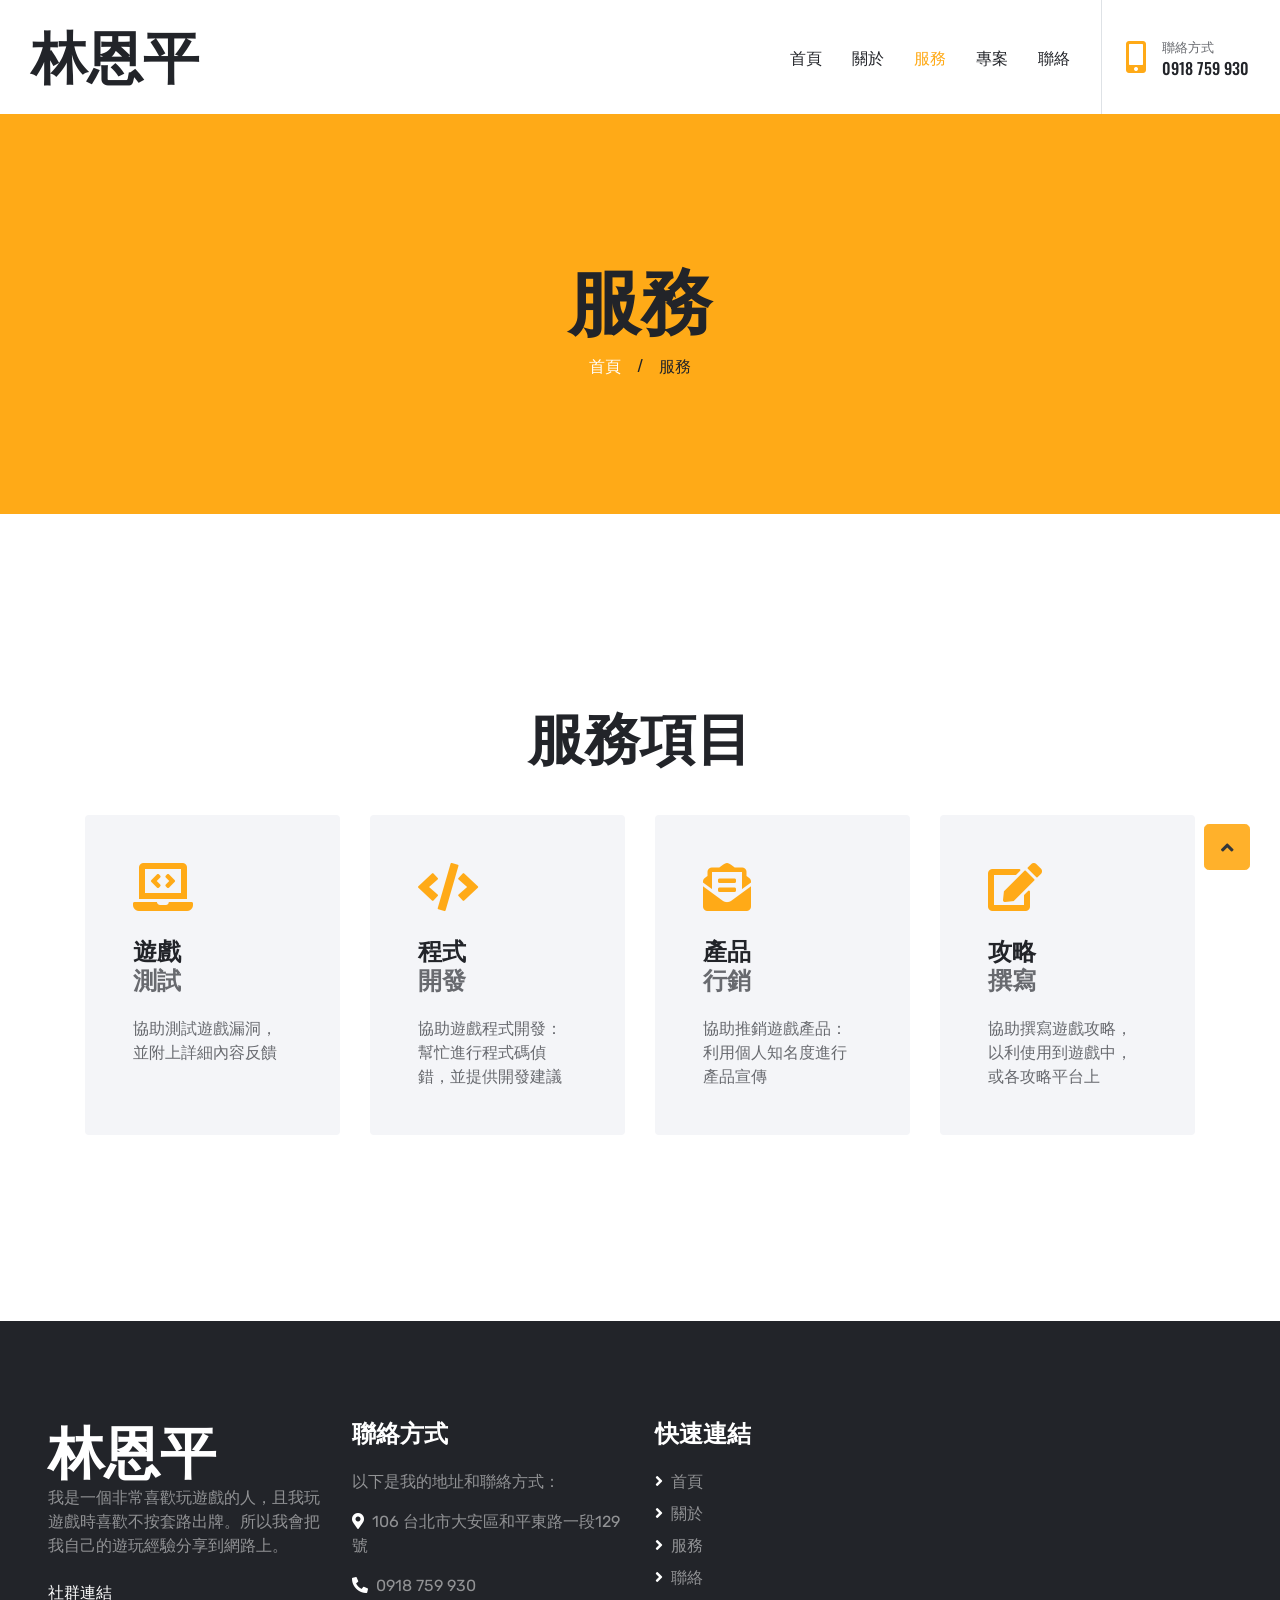
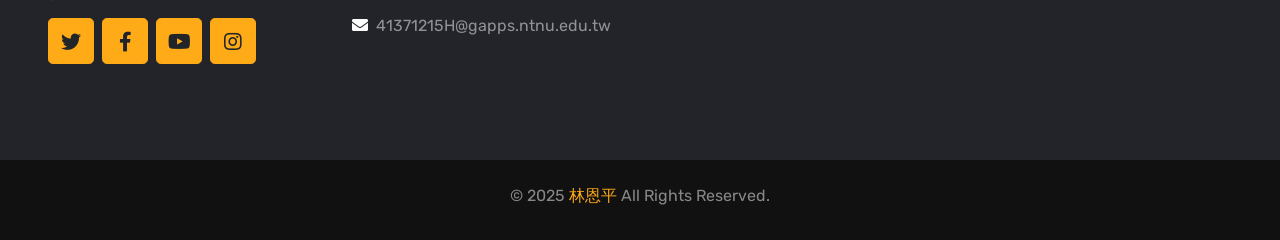
<file: Homework-1/service.html>
<!DOCTYPE html>
<html lang="en">

<head>
    <meta charset="utf-8">
    <title>服務</title>
    <meta content="width=device-width, initial-scale=1.0" name="viewport">
    <meta content="Free HTML Templates" name="keywords">
    <meta content="Free HTML Templates" name="description">

    <!-- Favicon -->
    <link href="img/favicon.ico" rel="icon">

    <!-- Google Web Fonts -->
    <link rel="preconnect" href="https://fonts.gstatic.com">
    <link href="https://fonts.googleapis.com/css2?family=Oswald:wght@400;500;600;700&family=Rubik&display=swap" rel="stylesheet"> 

    <!-- Font Awesome -->
    <link href="https://cdnjs.cloudflare.com/ajax/libs/font-awesome/5.15.0/css/all.min.css" rel="stylesheet">

    <!-- Libraries Stylesheet -->
    <link href="lib/owlcarousel/assets/owl.carousel.min.css" rel="stylesheet">
    <link href="lib/lightbox/css/lightbox.min.css" rel="stylesheet">

    <!-- Customized Bootstrap Stylesheet -->
    <link href="css/style.css" rel="stylesheet">
</head>

<body>
    <!-- Navbar Start -->
    <div class="container-fluid bg-white position-relative">
        <nav class="navbar navbar-expand-lg bg-white navbar-light py-3 py-lg-0">
            <a href="index.html" class="navbar-brand text-secondary">
                <h1 class="display-4 text-uppercase">林恩平</h1>
            </a>
            <button type="button" class="navbar-toggler" data-toggle="collapse" data-target="#navbarCollapse">
                <span class="navbar-toggler-icon"></span>
            </button>
            <div class="collapse navbar-collapse" id="navbarCollapse">
                <div class="navbar-nav ml-auto py-0 pr-3 border-right">
                    <a href="index.html" class="nav-item nav-link">首頁</a>
                    <a href="about.html" class="nav-item nav-link">關於</a>
                    <a href="service.html" class="nav-item nav-link active">服務</a>
                  <!--  <a href="price.html" class="nav-item nav-link">價格</a> -->
                    <a href="project.html" class="nav-item nav-link">專案</a>
                    <!--<div class="nav-item dropdown">
                        <a href="#" class="nav-link dropdown-toggle" data-toggle="dropdown">更多</a>
                        <div class="dropdown-menu rounded-0 m-0">
                            <a href="team.html" class="dropdown-item">Meat The Team</a>
                            <a href="testimonial.html" class="dropdown-item">Testimonial</a> 
                        </div>
                    </div>-->
                    <a href="contact.html" class="nav-item nav-link">聯絡</a>
                </div>
                <div class="d-none d-lg-flex align-items-center pl-4">
                    <i class="fa fa-2x fa-mobile-alt text-primary mr-3"></i>
                    <div>
                        <h6 class="text-body text-uppercase mb-1"><small>聯絡方式</small></h6>
                        <h6 class="m-0">0918 759 930</h6>
                    </div>
                </div>
            </div>
        </nav>
    </div>
    <!-- Navbar End -->


    <!-- Page Header Start -->
    <div class="page-header container-fluid bg-primary d-flex flex-column align-items-center justify-content-center">
        <h1 class="display-3 text-uppercase mb-3">服務</h1>
        <div class="d-inline-flex text-white">
            <h6 class="text-uppercase m-0"><a class="text-white" href="">首頁</a></h6>
            <h6 class="m-0 px-3">/</h6>
            <h6 class="text-uppercase m-0">服務</h6>
        </div>
    </div>
    <!-- Page Header Start -->


    <!-- Services Start -->
    <div class="container-fluid py-5">
        <div class="container pt-5 pb-3">
            <h1 class="display-4 text-uppercase text-center mb-5">服務項目</h1>
            <div class="row">
                <div class="col-lg-3 mb-2">
                    <div class="service-item rounded p-5 mb-4">
                        <i class="fa fa-3x fa-laptop-code text-primary mb-4"></i>
                        <h4 class="text-uppercase mb-4">遊戲<span class="d-block text-body">測試</span></h4>
                        <p class="m-0">協助測試遊戲漏洞，並附上詳細內容反饋</p>
                    </div>
                </div>
                <div class="col-lg-3 mb-2">
                    <div class="service-item rounded p-5 mb-4">
                        <i class="fa fa-3x fa-code text-primary mb-4"></i>
                        <h4 class="text-uppercase mb-4">程式<span class="d-block text-body">開發</span></h4>
                        <p class="m-0">協助遊戲程式開發：<br>幫忙進行程式碼偵錯，並提供開發建議</p>
                    </div>
                </div>
                <div class="col-lg-3 mb-2">
                    <div class="service-item rounded p-5 mb-4">
                        <i class="fa fa-3x fa-envelope-open-text text-primary mb-4"></i>
                        <h4 class="text-uppercase mb-4">產品<span class="d-block text-body">行銷</span></h4>
                        <p class="m-0">協助推銷遊戲產品：<br>利用個人知名度進行產品宣傳</p>
                    </div>
                </div>
                <div class="col-lg-3 mb-2">
                    <div class="service-item rounded p-5 mb-4">
                        <i class="fa fa-3x fa-edit text-primary mb-4"></i>
                        <h4 class="text-uppercase mb-4">攻略<span class="d-block text-body">撰寫</span></h4>
                        <p class="m-0">協助撰寫遊戲攻略，以利使用到遊戲中，或各攻略平台上</p>
                    </div>
                </div>
            </div>
        </div>
    </div>
    <!-- Services End -->


    <!-- Footer Start -->
    <div class="container-fluid bg-dark text-white-50 py-5 px-sm-3 px-md-5" style="margin-top: 90px;">
        <div class="row pt-5">
            <div class="col-lg-3 col-md-6 mb-5">
                <a href="index.html" class="navbar-brand">
                    <h1 class="m-0 mt-n2 text-white display-4">林恩平</h1>
                </a>
                <p>我是一個非常喜歡玩遊戲的人，且我玩遊戲時喜歡不按套路出牌。所以我會把我自己的遊玩經驗分享到網路上。</p>
                <h6 class="text-uppercase text-white py-2">社群連結</h6>
                <div class="d-flex justify-content-start">
                    <a class="btn btn-lg btn-primary btn-lg-square mr-2" href="https://x.com/OuOKingthebest" target="_blank"><i class="fab fa-twitter"></i></a>
                    <a class="btn btn-lg btn-primary btn-lg-square mr-2" href="https://www.facebook.com/bubu.lin.33" target="_blank"><i class="fab fa-facebook-f"></i></a>
                    <a class="btn btn-lg btn-primary btn-lg-square mr-2" href="https://www.youtube.com/@OuOKing" target="_blank"><i class="fab fa-youtube"></i></a>
                    <a class="btn btn-lg btn-primary btn-lg-square" href="https://www.instagram.com/i_am_ouoking" target="_blank"><i class="fab fa-instagram"></i></a>
                </div>
            </div>
            <div class="col-lg-3 col-md-6 mb-5">
                <h4 class="text-uppercase text-white mb-4">聯絡方式</h4>
                <p>以下是我的地址和聯絡方式：</p>
                <p><i class="fa fa-map-marker-alt text-white mr-2"></i>106 台北市大安區和平東路一段129號</p>
                <p><i class="fa fa-phone-alt text-white mr-2"></i>0918 759 930</p>
                <p><i class="fa fa-envelope text-white mr-2"></i>41371215H@gapps.ntnu.edu.tw</p>
            </div>
            <div class="col-lg-3 col-md-6 mb-5">
                <h4 class="text-uppercase text-white mb-4">快速連結</h4>
                <div class="d-flex flex-column justify-content-start">
                    <a class="text-white-50 mb-2" href="index.html"><i class="fa fa-angle-right text-white mr-2"></i>首頁</a>
                    <a class="text-white-50 mb-2" href="about.html"><i class="fa fa-angle-right text-white mr-2"></i>關於</a>
                    <a class="text-white-50 mb-2" href="service.html"><i class="fa fa-angle-right text-white mr-2"></i>服務</a>
                    <!--<a class="text-white-50 mb-2" href="#"><i class="fa fa-angle-right text-white mr-2"></i>Pricing Plan</a>
                    <a class="text-white-50 mb-2" href="#"><i class="fa fa-angle-right text-white mr-2"></i>Meet The Team</a>-->
                    <a class="text-white-50" href="contact.html"><i class="fa fa-angle-right text-white mr-2"></i>聯絡</a> 
                </div>
            </div>
            <!--<div class="col-lg-3 col-md-6 mb-5">
                <h4 class="text-uppercase text-white mb-4">通訊</h4>
                <p class="mb-4">Volup amet magna clita tempor. Tempor sea eos vero ipsum. Lorem lorem sit sed elitr sed kasd et</p>
                <div class="w-100 mb-3">
                    <div class="input-group">
                        <input type="text" class="form-control border-light" style="padding: 25px;" placeholder="你的電子郵件">
                        <div class="input-group-append">
                            <button class="btn btn-primary text-uppercase px-3">Sign Up</button>
                        </div>
                    </div>
                </div>
                <i>Lorem sit sed elitr sed kasd et</i>
            </div>-->
        </div>
    </div>
    <div class="container-fluid py-4 px-sm-3 px-md-5" style="background: #111111;">
        <p class="mb-2 text-center text-white-50">&copy; 2025 <a href="#">林恩平</a> All Rights Reserved.</p>
        <!--<p class="m-0 text-center text-white-50">Designed by <a href="https://htmlcodex.com">HTML Codex</a></p>-->
    </div>
    <!-- Footer End -->


    <!-- Back to Top -->
    <a href="#" class="btn btn-lg btn-primary btn-lg-square back-to-top"><i class="fa fa-angle-up"></i></a>


    <!-- JavaScript Libraries -->
    <script src="https://code.jquery.com/jquery-3.4.1.min.js"></script>
    <script src="https://stackpath.bootstrapcdn.com/bootstrap/4.4.1/js/bootstrap.bundle.min.js"></script>
    <script src="lib/easing/easing.min.js"></script>
    <script src="lib/waypoints/waypoints.min.js"></script>
    <script src="lib/owlcarousel/owl.carousel.min.js"></script>
    <script src="lib/isotope/isotope.pkgd.min.js"></script>
    <script src="lib/lightbox/js/lightbox.min.js"></script>

    <!-- Contact Javascript File -->
    <script src="mail/jqBootstrapValidation.min.js"></script>
    <script src="mail/contact.js"></script>

    <!-- Template Javascript -->
    <script src="js/main.js"></script>
</body>

</html>
</file>
<file: homework-1-raw-file/css/style.css>
/******* Bootstrap Theming ********/
/*!
 * Bootstrap v4.5.3 (https://getbootstrap.com/)
 * Copyright 2011-2020 The Bootstrap Authors
 * Copyright 2011-2020 Twitter, Inc.
 * Licensed under MIT (https://github.com/twbs/bootstrap/blob/main/LICENSE)
 */
:root {
  --blue: #007bff;
  --indigo: #6610f2;
  --purple: #6f42c1;
  --pink: #e83e8c;
  --red: #dc3545;
  --orange: #fd7e14;
  --yellow: #ffc107;
  --green: #28a745;
  --teal: #20c997;
  --cyan: #17a2b8;
  --white: #fff;
  --gray: #6c757d;
  --gray-dark: #343a40;
  --primary: #FFAA17;
  --secondary: #BDBDBF;
  --success: #28a745;
  --info: #17a2b8;
  --warning: #ffc107;
  --danger: #dc3545;
  --light: #F4F5F8;
  --dark: #222429;
  --breakpoint-xs: 0;
  --breakpoint-sm: 576px;
  --breakpoint-md: 768px;
  --breakpoint-lg: 992px;
  --breakpoint-xl: 1200px;
  --font-family-sans-serif: "Rubik", sans-serif;
  --font-family-monospace: SFMono-Regular, Menlo, Monaco, Consolas, "Liberation Mono", "Courier New", monospace;
}

*,
*::before,
*::after {
  box-sizing: border-box;
}

html {
  font-family: sans-serif;
  line-height: 1.15;
  -webkit-text-size-adjust: 100%;
  -webkit-tap-highlight-color: rgba(0, 0, 0, 0);
}

article, aside, figcaption, figure, footer, header, hgroup, main, nav, section {
  display: block;
}

body {
  margin: 0;
  font-family: "Rubik", sans-serif;
  font-size: 1rem;
  font-weight: 400;
  line-height: 1.5;
  color: #686A6F;
  text-align: left;
  background-color: #fff;
}

[tabindex="-1"]:focus:not(:focus-visible) {
  outline: 0 !important;
}

hr {
  box-sizing: content-box;
  height: 0;
  overflow: visible;
}

h1, h2, h3, h4, h5, h6 {
  margin-top: 0;
  margin-bottom: 0.5rem;
}

p {
  margin-top: 0;
  margin-bottom: 1rem;
}

abbr[title],
abbr[data-original-title] {
  text-decoration: underline;
  text-decoration: underline dotted;
  cursor: help;
  border-bottom: 0;
  text-decoration-skip-ink: none;
}

address {
  margin-bottom: 1rem;
  font-style: normal;
  line-height: inherit;
}

ol,
ul,
dl {
  margin-top: 0;
  margin-bottom: 1rem;
}

ol ol,
ul ul,
ol ul,
ul ol {
  margin-bottom: 0;
}

dt {
  font-weight: 700;
}

dd {
  margin-bottom: .5rem;
  margin-left: 0;
}

blockquote {
  margin: 0 0 1rem;
}

b,
strong {
  font-weight: bolder;
}

small {
  font-size: 80%;
}

sub,
sup {
  position: relative;
  font-size: 75%;
  line-height: 0;
  vertical-align: baseline;
}

sub {
  bottom: -.25em;
}

sup {
  top: -.5em;
}

a {
  color: #FFAA17;
  text-decoration: none;
  background-color: transparent;
}

a:hover {
  color: #ca8000;
  text-decoration: underline;
}

a:not([href]):not([class]) {
  color: inherit;
  text-decoration: none;
}

a:not([href]):not([class]):hover {
  color: inherit;
  text-decoration: none;
}

pre,
code,
kbd,
samp {
  font-family: SFMono-Regular, Menlo, Monaco, Consolas, "Liberation Mono", "Courier New", monospace;
  font-size: 1em;
}

pre {
  margin-top: 0;
  margin-bottom: 1rem;
  overflow: auto;
  -ms-overflow-style: scrollbar;
}

figure {
  margin: 0 0 1rem;
}

img {
  vertical-align: middle;
  border-style: none;
}

svg {
  overflow: hidden;
  vertical-align: middle;
}

table {
  border-collapse: collapse;
}

caption {
  padding-top: 0.75rem;
  padding-bottom: 0.75rem;
  color: #6c757d;
  text-align: left;
  caption-side: bottom;
}

th {
  text-align: inherit;
  text-align: -webkit-match-parent;
}

label {
  display: inline-block;
  margin-bottom: 0.5rem;
}

button {
  border-radius: 0;
}

button:focus {
  outline: 1px dotted;
  outline: 5px auto -webkit-focus-ring-color;
}

input,
button,
select,
optgroup,
textarea {
  margin: 0;
  font-family: inherit;
  font-size: inherit;
  line-height: inherit;
}

button,
input {
  overflow: visible;
}

button,
select {
  text-transform: none;
}

[role="button"] {
  cursor: pointer;
}

select {
  word-wrap: normal;
}

button,
[type="button"],
[type="reset"],
[type="submit"] {
  -webkit-appearance: button;
}

button:not(:disabled),
[type="button"]:not(:disabled),
[type="reset"]:not(:disabled),
[type="submit"]:not(:disabled) {
  cursor: pointer;
}

button::-moz-focus-inner,
[type="button"]::-moz-focus-inner,
[type="reset"]::-moz-focus-inner,
[type="submit"]::-moz-focus-inner {
  padding: 0;
  border-style: none;
}

input[type="radio"],
input[type="checkbox"] {
  box-sizing: border-box;
  padding: 0;
}

textarea {
  overflow: auto;
  resize: vertical;
}

fieldset {
  min-width: 0;
  padding: 0;
  margin: 0;
  border: 0;
}

legend {
  display: block;
  width: 100%;
  max-width: 100%;
  padding: 0;
  margin-bottom: .5rem;
  font-size: 1.5rem;
  line-height: inherit;
  color: inherit;
  white-space: normal;
}

@media (max-width: 1200px) {
  legend {
    font-size: calc(1.275rem + 0.3vw) ;
  }
}

progress {
  vertical-align: baseline;
}

[type="number"]::-webkit-inner-spin-button,
[type="number"]::-webkit-outer-spin-button {
  height: auto;
}

[type="search"] {
  outline-offset: -2px;
  -webkit-appearance: none;
}

[type="search"]::-webkit-search-decoration {
  -webkit-appearance: none;
}

::-webkit-file-upload-button {
  font: inherit;
  -webkit-appearance: button;
}

output {
  display: inline-block;
}

summary {
  display: list-item;
  cursor: pointer;
}

template {
  display: none;
}

[hidden] {
  display: none !important;
}

h1, h2, h3, h4, h5, h6,
.h1, .h2, .h3, .h4, .h5, .h6 {
  margin-bottom: 0.5rem;
  font-family: "Oswald", sans-serif;
  font-weight: 500;
  line-height: 1.2;
  color: #222429;
}

h1, .h1 {
  font-size: 2.5rem;
}

@media (max-width: 1200px) {
  h1, .h1 {
    font-size: calc(1.375rem + 1.5vw) ;
  }
}

h2, .h2 {
  font-size: 2rem;
}

@media (max-width: 1200px) {
  h2, .h2 {
    font-size: calc(1.325rem + 0.9vw) ;
  }
}

h3, .h3 {
  font-size: 1.75rem;
}

@media (max-width: 1200px) {
  h3, .h3 {
    font-size: calc(1.3rem + 0.6vw) ;
  }
}

h4, .h4 {
  font-size: 1.5rem;
}

@media (max-width: 1200px) {
  h4, .h4 {
    font-size: calc(1.275rem + 0.3vw) ;
  }
}

h5, .h5 {
  font-size: 1.25rem;
}

h6, .h6 {
  font-size: 1rem;
}

.lead {
  font-size: 1.25rem;
  font-weight: 300;
}

.display-1 {
  font-size: 6rem;
  font-weight: 300;
  line-height: 1.2;
}

@media (max-width: 1200px) {
  .display-1 {
    font-size: calc(1.725rem + 5.7vw) ;
  }
}

.display-2 {
  font-size: 5.5rem;
  font-weight: 300;
  line-height: 1.2;
}

@media (max-width: 1200px) {
  .display-2 {
    font-size: calc(1.675rem + 5.1vw) ;
  }
}

.display-3 {
  font-size: 4.5rem;
  font-weight: 300;
  line-height: 1.2;
}

@media (max-width: 1200px) {
  .display-3 {
    font-size: calc(1.575rem + 3.9vw) ;
  }
}

.display-4 {
  font-size: 3.5rem;
  font-weight: 300;
  line-height: 1.2;
}

@media (max-width: 1200px) {
  .display-4 {
    font-size: calc(1.475rem + 2.7vw) ;
  }
}

hr {
  margin-top: 1rem;
  margin-bottom: 1rem;
  border: 0;
  border-top: 1px solid rgba(0, 0, 0, 0.1);
}

small,
.small {
  font-size: 80%;
  font-weight: 400;
}

mark,
.mark {
  padding: 0.2em;
  background-color: #fcf8e3;
}

.list-unstyled {
  padding-left: 0;
  list-style: none;
}

.list-inline {
  padding-left: 0;
  list-style: none;
}

.list-inline-item {
  display: inline-block;
}

.list-inline-item:not(:last-child) {
  margin-right: 0.5rem;
}

.initialism {
  font-size: 90%;
  text-transform: uppercase;
}

.blockquote {
  margin-bottom: 1rem;
  font-size: 1.25rem;
}

.blockquote-footer {
  display: block;
  font-size: 80%;
  color: #6c757d;
}

.blockquote-footer::before {
  content: "\2014\00A0";
}

.img-fluid {
  max-width: 100%;
  height: auto;
}

.img-thumbnail {
  padding: 0.25rem;
  background-color: #fff;
  border: 1px solid #dee2e6;
  border-radius: 0.25rem;
  max-width: 100%;
  height: auto;
}

.figure {
  display: inline-block;
}

.figure-img {
  margin-bottom: 0.5rem;
  line-height: 1;
}

.figure-caption {
  font-size: 90%;
  color: #6c757d;
}

code {
  font-size: 87.5%;
  color: #e83e8c;
  word-wrap: break-word;
}

a > code {
  color: inherit;
}

kbd {
  padding: 0.2rem 0.4rem;
  font-size: 87.5%;
  color: #fff;
  background-color: #212529;
  border-radius: 0.2rem;
}

kbd kbd {
  padding: 0;
  font-size: 100%;
  font-weight: 700;
}

pre {
  display: block;
  font-size: 87.5%;
  color: #212529;
}

pre code {
  font-size: inherit;
  color: inherit;
  word-break: normal;
}

.pre-scrollable {
  max-height: 340px;
  overflow-y: scroll;
}

.container,
.container-fluid,
.container-sm,
.container-md,
.container-lg,
.container-xl {
  width: 100%;
  padding-right: 15px;
  padding-left: 15px;
  margin-right: auto;
  margin-left: auto;
}

@media (min-width: 576px) {
  .container, .container-sm {
    max-width: 540px;
  }
}

@media (min-width: 768px) {
  .container, .container-sm, .container-md {
    max-width: 720px;
  }
}

@media (min-width: 992px) {
  .container, .container-sm, .container-md, .container-lg {
    max-width: 960px;
  }
}

@media (min-width: 1200px) {
  .container, .container-sm, .container-md, .container-lg, .container-xl {
    max-width: 1140px;
  }
}

.row {
  display: flex;
  flex-wrap: wrap;
  margin-right: -15px;
  margin-left: -15px;
}

.no-gutters {
  margin-right: 0;
  margin-left: 0;
}

.no-gutters > .col,
.no-gutters > [class*="col-"] {
  padding-right: 0;
  padding-left: 0;
}

.col-1, .col-2, .col-3, .col-4, .col-5, .col-6, .col-7, .col-8, .col-9, .col-10, .col-11, .col-12, .col,
.col-auto, .col-sm-1, .col-sm-2, .col-sm-3, .col-sm-4, .col-sm-5, .col-sm-6, .col-sm-7, .col-sm-8, .col-sm-9, .col-sm-10, .col-sm-11, .col-sm-12, .col-sm,
.col-sm-auto, .col-md-1, .col-md-2, .col-md-3, .col-md-4, .col-md-5, .col-md-6, .col-md-7, .col-md-8, .col-md-9, .col-md-10, .col-md-11, .col-md-12, .col-md,
.col-md-auto, .col-lg-1, .col-lg-2, .col-lg-3, .col-lg-4, .col-lg-5, .col-lg-6, .col-lg-7, .col-lg-8, .col-lg-9, .col-lg-10, .col-lg-11, .col-lg-12, .col-lg,
.col-lg-auto, .col-xl-1, .col-xl-2, .col-xl-3, .col-xl-4, .col-xl-5, .col-xl-6, .col-xl-7, .col-xl-8, .col-xl-9, .col-xl-10, .col-xl-11, .col-xl-12, .col-xl,
.col-xl-auto {
  position: relative;
  width: 100%;
  padding-right: 15px;
  padding-left: 15px;
}

.col {
  flex-basis: 0;
  flex-grow: 1;
  max-width: 100%;
}

.row-cols-1 > * {
  flex: 0 0 100%;
  max-width: 100%;
}

.row-cols-2 > * {
  flex: 0 0 50%;
  max-width: 50%;
}

.row-cols-3 > * {
  flex: 0 0 33.33333%;
  max-width: 33.33333%;
}

.row-cols-4 > * {
  flex: 0 0 25%;
  max-width: 25%;
}

.row-cols-5 > * {
  flex: 0 0 20%;
  max-width: 20%;
}

.row-cols-6 > * {
  flex: 0 0 16.66667%;
  max-width: 16.66667%;
}

.col-auto {
  flex: 0 0 auto;
  width: auto;
  max-width: 100%;
}

.col-1 {
  flex: 0 0 8.33333%;
  max-width: 8.33333%;
}

.col-2 {
  flex: 0 0 16.66667%;
  max-width: 16.66667%;
}

.col-3 {
  flex: 0 0 25%;
  max-width: 25%;
}

.col-4 {
  flex: 0 0 33.33333%;
  max-width: 33.33333%;
}

.col-5 {
  flex: 0 0 41.66667%;
  max-width: 41.66667%;
}

.col-6 {
  flex: 0 0 50%;
  max-width: 50%;
}

.col-7 {
  flex: 0 0 58.33333%;
  max-width: 58.33333%;
}

.col-8 {
  flex: 0 0 66.66667%;
  max-width: 66.66667%;
}

.col-9 {
  flex: 0 0 75%;
  max-width: 75%;
}

.col-10 {
  flex: 0 0 83.33333%;
  max-width: 83.33333%;
}

.col-11 {
  flex: 0 0 91.66667%;
  max-width: 91.66667%;
}

.col-12 {
  flex: 0 0 100%;
  max-width: 100%;
}

.order-first {
  order: -1;
}

.order-last {
  order: 13;
}

.order-0 {
  order: 0;
}

.order-1 {
  order: 1;
}

.order-2 {
  order: 2;
}

.order-3 {
  order: 3;
}

.order-4 {
  order: 4;
}

.order-5 {
  order: 5;
}

.order-6 {
  order: 6;
}

.order-7 {
  order: 7;
}

.order-8 {
  order: 8;
}

.order-9 {
  order: 9;
}

.order-10 {
  order: 10;
}

.order-11 {
  order: 11;
}

.order-12 {
  order: 12;
}

.offset-1 {
  margin-left: 8.33333%;
}

.offset-2 {
  margin-left: 16.66667%;
}

.offset-3 {
  margin-left: 25%;
}

.offset-4 {
  margin-left: 33.33333%;
}

.offset-5 {
  margin-left: 41.66667%;
}

.offset-6 {
  margin-left: 50%;
}

.offset-7 {
  margin-left: 58.33333%;
}

.offset-8 {
  margin-left: 66.66667%;
}

.offset-9 {
  margin-left: 75%;
}

.offset-10 {
  margin-left: 83.33333%;
}

.offset-11 {
  margin-left: 91.66667%;
}

@media (min-width: 576px) {
  .col-sm {
    flex-basis: 0;
    flex-grow: 1;
    max-width: 100%;
  }
  .row-cols-sm-1 > * {
    flex: 0 0 100%;
    max-width: 100%;
  }
  .row-cols-sm-2 > * {
    flex: 0 0 50%;
    max-width: 50%;
  }
  .row-cols-sm-3 > * {
    flex: 0 0 33.33333%;
    max-width: 33.33333%;
  }
  .row-cols-sm-4 > * {
    flex: 0 0 25%;
    max-width: 25%;
  }
  .row-cols-sm-5 > * {
    flex: 0 0 20%;
    max-width: 20%;
  }
  .row-cols-sm-6 > * {
    flex: 0 0 16.66667%;
    max-width: 16.66667%;
  }
  .col-sm-auto {
    flex: 0 0 auto;
    width: auto;
    max-width: 100%;
  }
  .col-sm-1 {
    flex: 0 0 8.33333%;
    max-width: 8.33333%;
  }
  .col-sm-2 {
    flex: 0 0 16.66667%;
    max-width: 16.66667%;
  }
  .col-sm-3 {
    flex: 0 0 25%;
    max-width: 25%;
  }
  .col-sm-4 {
    flex: 0 0 33.33333%;
    max-width: 33.33333%;
  }
  .col-sm-5 {
    flex: 0 0 41.66667%;
    max-width: 41.66667%;
  }
  .col-sm-6 {
    flex: 0 0 50%;
    max-width: 50%;
  }
  .col-sm-7 {
    flex: 0 0 58.33333%;
    max-width: 58.33333%;
  }
  .col-sm-8 {
    flex: 0 0 66.66667%;
    max-width: 66.66667%;
  }
  .col-sm-9 {
    flex: 0 0 75%;
    max-width: 75%;
  }
  .col-sm-10 {
    flex: 0 0 83.33333%;
    max-width: 83.33333%;
  }
  .col-sm-11 {
    flex: 0 0 91.66667%;
    max-width: 91.66667%;
  }
  .col-sm-12 {
    flex: 0 0 100%;
    max-width: 100%;
  }
  .order-sm-first {
    order: -1;
  }
  .order-sm-last {
    order: 13;
  }
  .order-sm-0 {
    order: 0;
  }
  .order-sm-1 {
    order: 1;
  }
  .order-sm-2 {
    order: 2;
  }
  .order-sm-3 {
    order: 3;
  }
  .order-sm-4 {
    order: 4;
  }
  .order-sm-5 {
    order: 5;
  }
  .order-sm-6 {
    order: 6;
  }
  .order-sm-7 {
    order: 7;
  }
  .order-sm-8 {
    order: 8;
  }
  .order-sm-9 {
    order: 9;
  }
  .order-sm-10 {
    order: 10;
  }
  .order-sm-11 {
    order: 11;
  }
  .order-sm-12 {
    order: 12;
  }
  .offset-sm-0 {
    margin-left: 0;
  }
  .offset-sm-1 {
    margin-left: 8.33333%;
  }
  .offset-sm-2 {
    margin-left: 16.66667%;
  }
  .offset-sm-3 {
    margin-left: 25%;
  }
  .offset-sm-4 {
    margin-left: 33.33333%;
  }
  .offset-sm-5 {
    margin-left: 41.66667%;
  }
  .offset-sm-6 {
    margin-left: 50%;
  }
  .offset-sm-7 {
    margin-left: 58.33333%;
  }
  .offset-sm-8 {
    margin-left: 66.66667%;
  }
  .offset-sm-9 {
    margin-left: 75%;
  }
  .offset-sm-10 {
    margin-left: 83.33333%;
  }
  .offset-sm-11 {
    margin-left: 91.66667%;
  }
}

@media (min-width: 768px) {
  .col-md {
    flex-basis: 0;
    flex-grow: 1;
    max-width: 100%;
  }
  .row-cols-md-1 > * {
    flex: 0 0 100%;
    max-width: 100%;
  }
  .row-cols-md-2 > * {
    flex: 0 0 50%;
    max-width: 50%;
  }
  .row-cols-md-3 > * {
    flex: 0 0 33.33333%;
    max-width: 33.33333%;
  }
  .row-cols-md-4 > * {
    flex: 0 0 25%;
    max-width: 25%;
  }
  .row-cols-md-5 > * {
    flex: 0 0 20%;
    max-width: 20%;
  }
  .row-cols-md-6 > * {
    flex: 0 0 16.66667%;
    max-width: 16.66667%;
  }
  .col-md-auto {
    flex: 0 0 auto;
    width: auto;
    max-width: 100%;
  }
  .col-md-1 {
    flex: 0 0 8.33333%;
    max-width: 8.33333%;
  }
  .col-md-2 {
    flex: 0 0 16.66667%;
    max-width: 16.66667%;
  }
  .col-md-3 {
    flex: 0 0 25%;
    max-width: 25%;
  }
  .col-md-4 {
    flex: 0 0 33.33333%;
    max-width: 33.33333%;
  }
  .col-md-5 {
    flex: 0 0 41.66667%;
    max-width: 41.66667%;
  }
  .col-md-6 {
    flex: 0 0 50%;
    max-width: 50%;
  }
  .col-md-7 {
    flex: 0 0 58.33333%;
    max-width: 58.33333%;
  }
  .col-md-8 {
    flex: 0 0 66.66667%;
    max-width: 66.66667%;
  }
  .col-md-9 {
    flex: 0 0 75%;
    max-width: 75%;
  }
  .col-md-10 {
    flex: 0 0 83.33333%;
    max-width: 83.33333%;
  }
  .col-md-11 {
    flex: 0 0 91.66667%;
    max-width: 91.66667%;
  }
  .col-md-12 {
    flex: 0 0 100%;
    max-width: 100%;
  }
  .order-md-first {
    order: -1;
  }
  .order-md-last {
    order: 13;
  }
  .order-md-0 {
    order: 0;
  }
  .order-md-1 {
    order: 1;
  }
  .order-md-2 {
    order: 2;
  }
  .order-md-3 {
    order: 3;
  }
  .order-md-4 {
    order: 4;
  }
  .order-md-5 {
    order: 5;
  }
  .order-md-6 {
    order: 6;
  }
  .order-md-7 {
    order: 7;
  }
  .order-md-8 {
    order: 8;
  }
  .order-md-9 {
    order: 9;
  }
  .order-md-10 {
    order: 10;
  }
  .order-md-11 {
    order: 11;
  }
  .order-md-12 {
    order: 12;
  }
  .offset-md-0 {
    margin-left: 0;
  }
  .offset-md-1 {
    margin-left: 8.33333%;
  }
  .offset-md-2 {
    margin-left: 16.66667%;
  }
  .offset-md-3 {
    margin-left: 25%;
  }
  .offset-md-4 {
    margin-left: 33.33333%;
  }
  .offset-md-5 {
    margin-left: 41.66667%;
  }
  .offset-md-6 {
    margin-left: 50%;
  }
  .offset-md-7 {
    margin-left: 58.33333%;
  }
  .offset-md-8 {
    margin-left: 66.66667%;
  }
  .offset-md-9 {
    margin-left: 75%;
  }
  .offset-md-10 {
    margin-left: 83.33333%;
  }
  .offset-md-11 {
    margin-left: 91.66667%;
  }
}

@media (min-width: 992px) {
  .col-lg {
    flex-basis: 0;
    flex-grow: 1;
    max-width: 100%;
  }
  .row-cols-lg-1 > * {
    flex: 0 0 100%;
    max-width: 100%;
  }
  .row-cols-lg-2 > * {
    flex: 0 0 50%;
    max-width: 50%;
  }
  .row-cols-lg-3 > * {
    flex: 0 0 33.33333%;
    max-width: 33.33333%;
  }
  .row-cols-lg-4 > * {
    flex: 0 0 25%;
    max-width: 25%;
  }
  .row-cols-lg-5 > * {
    flex: 0 0 20%;
    max-width: 20%;
  }
  .row-cols-lg-6 > * {
    flex: 0 0 16.66667%;
    max-width: 16.66667%;
  }
  .col-lg-auto {
    flex: 0 0 auto;
    width: auto;
    max-width: 100%;
  }
  .col-lg-1 {
    flex: 0 0 8.33333%;
    max-width: 8.33333%;
  }
  .col-lg-2 {
    flex: 0 0 16.66667%;
    max-width: 16.66667%;
  }
  .col-lg-3 {
    flex: 0 0 25%;
    max-width: 25%;
  }
  .col-lg-4 {
    flex: 0 0 33.33333%;
    max-width: 33.33333%;
  }
  .col-lg-5 {
    flex: 0 0 41.66667%;
    max-width: 41.66667%;
  }
  .col-lg-6 {
    flex: 0 0 50%;
    max-width: 50%;
  }
  .col-lg-7 {
    flex: 0 0 58.33333%;
    max-width: 58.33333%;
  }
  .col-lg-8 {
    flex: 0 0 66.66667%;
    max-width: 66.66667%;
  }
  .col-lg-9 {
    flex: 0 0 75%;
    max-width: 75%;
  }
  .col-lg-10 {
    flex: 0 0 83.33333%;
    max-width: 83.33333%;
  }
  .col-lg-11 {
    flex: 0 0 91.66667%;
    max-width: 91.66667%;
  }
  .col-lg-12 {
    flex: 0 0 100%;
    max-width: 100%;
  }
  .order-lg-first {
    order: -1;
  }
  .order-lg-last {
    order: 13;
  }
  .order-lg-0 {
    order: 0;
  }
  .order-lg-1 {
    order: 1;
  }
  .order-lg-2 {
    order: 2;
  }
  .order-lg-3 {
    order: 3;
  }
  .order-lg-4 {
    order: 4;
  }
  .order-lg-5 {
    order: 5;
  }
  .order-lg-6 {
    order: 6;
  }
  .order-lg-7 {
    order: 7;
  }
  .order-lg-8 {
    order: 8;
  }
  .order-lg-9 {
    order: 9;
  }
  .order-lg-10 {
    order: 10;
  }
  .order-lg-11 {
    order: 11;
  }
  .order-lg-12 {
    order: 12;
  }
  .offset-lg-0 {
    margin-left: 0;
  }
  .offset-lg-1 {
    margin-left: 8.33333%;
  }
  .offset-lg-2 {
    margin-left: 16.66667%;
  }
  .offset-lg-3 {
    margin-left: 25%;
  }
  .offset-lg-4 {
    margin-left: 33.33333%;
  }
  .offset-lg-5 {
    margin-left: 41.66667%;
  }
  .offset-lg-6 {
    margin-left: 50%;
  }
  .offset-lg-7 {
    margin-left: 58.33333%;
  }
  .offset-lg-8 {
    margin-left: 66.66667%;
  }
  .offset-lg-9 {
    margin-left: 75%;
  }
  .offset-lg-10 {
    margin-left: 83.33333%;
  }
  .offset-lg-11 {
    margin-left: 91.66667%;
  }
}

@media (min-width: 1200px) {
  .col-xl {
    flex-basis: 0;
    flex-grow: 1;
    max-width: 100%;
  }
  .row-cols-xl-1 > * {
    flex: 0 0 100%;
    max-width: 100%;
  }
  .row-cols-xl-2 > * {
    flex: 0 0 50%;
    max-width: 50%;
  }
  .row-cols-xl-3 > * {
    flex: 0 0 33.33333%;
    max-width: 33.33333%;
  }
  .row-cols-xl-4 > * {
    flex: 0 0 25%;
    max-width: 25%;
  }
  .row-cols-xl-5 > * {
    flex: 0 0 20%;
    max-width: 20%;
  }
  .row-cols-xl-6 > * {
    flex: 0 0 16.66667%;
    max-width: 16.66667%;
  }
  .col-xl-auto {
    flex: 0 0 auto;
    width: auto;
    max-width: 100%;
  }
  .col-xl-1 {
    flex: 0 0 8.33333%;
    max-width: 8.33333%;
  }
  .col-xl-2 {
    flex: 0 0 16.66667%;
    max-width: 16.66667%;
  }
  .col-xl-3 {
    flex: 0 0 25%;
    max-width: 25%;
  }
  .col-xl-4 {
    flex: 0 0 33.33333%;
    max-width: 33.33333%;
  }
  .col-xl-5 {
    flex: 0 0 41.66667%;
    max-width: 41.66667%;
  }
  .col-xl-6 {
    flex: 0 0 50%;
    max-width: 50%;
  }
  .col-xl-7 {
    flex: 0 0 58.33333%;
    max-width: 58.33333%;
  }
  .col-xl-8 {
    flex: 0 0 66.66667%;
    max-width: 66.66667%;
  }
  .col-xl-9 {
    flex: 0 0 75%;
    max-width: 75%;
  }
  .col-xl-10 {
    flex: 0 0 83.33333%;
    max-width: 83.33333%;
  }
  .col-xl-11 {
    flex: 0 0 91.66667%;
    max-width: 91.66667%;
  }
  .col-xl-12 {
    flex: 0 0 100%;
    max-width: 100%;
  }
  .order-xl-first {
    order: -1;
  }
  .order-xl-last {
    order: 13;
  }
  .order-xl-0 {
    order: 0;
  }
  .order-xl-1 {
    order: 1;
  }
  .order-xl-2 {
    order: 2;
  }
  .order-xl-3 {
    order: 3;
  }
  .order-xl-4 {
    order: 4;
  }
  .order-xl-5 {
    order: 5;
  }
  .order-xl-6 {
    order: 6;
  }
  .order-xl-7 {
    order: 7;
  }
  .order-xl-8 {
    order: 8;
  }
  .order-xl-9 {
    order: 9;
  }
  .order-xl-10 {
    order: 10;
  }
  .order-xl-11 {
    order: 11;
  }
  .order-xl-12 {
    order: 12;
  }
  .offset-xl-0 {
    margin-left: 0;
  }
  .offset-xl-1 {
    margin-left: 8.33333%;
  }
  .offset-xl-2 {
    margin-left: 16.66667%;
  }
  .offset-xl-3 {
    margin-left: 25%;
  }
  .offset-xl-4 {
    margin-left: 33.33333%;
  }
  .offset-xl-5 {
    margin-left: 41.66667%;
  }
  .offset-xl-6 {
    margin-left: 50%;
  }
  .offset-xl-7 {
    margin-left: 58.33333%;
  }
  .offset-xl-8 {
    margin-left: 66.66667%;
  }
  .offset-xl-9 {
    margin-left: 75%;
  }
  .offset-xl-10 {
    margin-left: 83.33333%;
  }
  .offset-xl-11 {
    margin-left: 91.66667%;
  }
}

.table {
  width: 100%;
  margin-bottom: 1rem;
  color: #686A6F;
}

.table th,
.table td {
  padding: 0.75rem;
  vertical-align: top;
  border-top: 1px solid #dee2e6;
}

.table thead th {
  vertical-align: bottom;
  border-bottom: 2px solid #dee2e6;
}

.table tbody + tbody {
  border-top: 2px solid #dee2e6;
}

.table-sm th,
.table-sm td {
  padding: 0.3rem;
}

.table-bordered {
  border: 1px solid #dee2e6;
}

.table-bordered th,
.table-bordered td {
  border: 1px solid #dee2e6;
}

.table-bordered thead th,
.table-bordered thead td {
  border-bottom-width: 2px;
}

.table-borderless th,
.table-borderless td,
.table-borderless thead th,
.table-borderless tbody + tbody {
  border: 0;
}

.table-striped tbody tr:nth-of-type(odd) {
  background-color: rgba(0, 0, 0, 0.05);
}

.table-hover tbody tr:hover {
  color: #686A6F;
  background-color: rgba(0, 0, 0, 0.075);
}

.table-primary,
.table-primary > th,
.table-primary > td {
  background-color: #ffe7be;
}

.table-primary th,
.table-primary td,
.table-primary thead th,
.table-primary tbody + tbody {
  border-color: #ffd386;
}

.table-hover .table-primary:hover {
  background-color: #ffdea5;
}

.table-hover .table-primary:hover > td,
.table-hover .table-primary:hover > th {
  background-color: #ffdea5;
}

.table-secondary,
.table-secondary > th,
.table-secondary > td {
  background-color: #ededed;
}

.table-secondary th,
.table-secondary td,
.table-secondary thead th,
.table-secondary tbody + tbody {
  border-color: #ddddde;
}

.table-hover .table-secondary:hover {
  background-color: #e0e0e0;
}

.table-hover .table-secondary:hover > td,
.table-hover .table-secondary:hover > th {
  background-color: #e0e0e0;
}

.table-success,
.table-success > th,
.table-success > td {
  background-color: #c3e6cb;
}

.table-success th,
.table-success td,
.table-success thead th,
.table-success tbody + tbody {
  border-color: #8fd19e;
}

.table-hover .table-success:hover {
  background-color: #b1dfbb;
}

.table-hover .table-success:hover > td,
.table-hover .table-success:hover > th {
  background-color: #b1dfbb;
}

.table-info,
.table-info > th,
.table-info > td {
  background-color: #bee5eb;
}

.table-info th,
.table-info td,
.table-info thead th,
.table-info tbody + tbody {
  border-color: #86cfda;
}

.table-hover .table-info:hover {
  background-color: #abdde5;
}

.table-hover .table-info:hover > td,
.table-hover .table-info:hover > th {
  background-color: #abdde5;
}

.table-warning,
.table-warning > th,
.table-warning > td {
  background-color: #ffeeba;
}

.table-warning th,
.table-warning td,
.table-warning thead th,
.table-warning tbody + tbody {
  border-color: #ffdf7e;
}

.table-hover .table-warning:hover {
  background-color: #ffe8a1;
}

.table-hover .table-warning:hover > td,
.table-hover .table-warning:hover > th {
  background-color: #ffe8a1;
}

.table-danger,
.table-danger > th,
.table-danger > td {
  background-color: #f5c6cb;
}

.table-danger th,
.table-danger td,
.table-danger thead th,
.table-danger tbody + tbody {
  border-color: #ed969e;
}

.table-hover .table-danger:hover {
  background-color: #f1b0b7;
}

.table-hover .table-danger:hover > td,
.table-hover .table-danger:hover > th {
  background-color: #f1b0b7;
}

.table-light,
.table-light > th,
.table-light > td {
  background-color: #fcfcfd;
}

.table-light th,
.table-light td,
.table-light thead th,
.table-light tbody + tbody {
  border-color: #f9fafb;
}

.table-hover .table-light:hover {
  background-color: #ededf3;
}

.table-hover .table-light:hover > td,
.table-hover .table-light:hover > th {
  background-color: #ededf3;
}

.table-dark,
.table-dark > th,
.table-dark > td {
  background-color: #c1c2c3;
}

.table-dark th,
.table-dark td,
.table-dark thead th,
.table-dark tbody + tbody {
  border-color: #8c8d90;
}

.table-hover .table-dark:hover {
  background-color: #b4b5b6;
}

.table-hover .table-dark:hover > td,
.table-hover .table-dark:hover > th {
  background-color: #b4b5b6;
}

.table-active,
.table-active > th,
.table-active > td {
  background-color: rgba(0, 0, 0, 0.075);
}

.table-hover .table-active:hover {
  background-color: rgba(0, 0, 0, 0.075);
}

.table-hover .table-active:hover > td,
.table-hover .table-active:hover > th {
  background-color: rgba(0, 0, 0, 0.075);
}

.table .thead-dark th {
  color: #fff;
  background-color: #343a40;
  border-color: #454d55;
}

.table .thead-light th {
  color: #495057;
  background-color: #e9ecef;
  border-color: #dee2e6;
}

.table-dark {
  color: #fff;
  background-color: #343a40;
}

.table-dark th,
.table-dark td,
.table-dark thead th {
  border-color: #454d55;
}

.table-dark.table-bordered {
  border: 0;
}

.table-dark.table-striped tbody tr:nth-of-type(odd) {
  background-color: rgba(255, 255, 255, 0.05);
}

.table-dark.table-hover tbody tr:hover {
  color: #fff;
  background-color: rgba(255, 255, 255, 0.075);
}

@media (max-width: 575.98px) {
  .table-responsive-sm {
    display: block;
    width: 100%;
    overflow-x: auto;
    -webkit-overflow-scrolling: touch;
  }
  .table-responsive-sm > .table-bordered {
    border: 0;
  }
}

@media (max-width: 767.98px) {
  .table-responsive-md {
    display: block;
    width: 100%;
    overflow-x: auto;
    -webkit-overflow-scrolling: touch;
  }
  .table-responsive-md > .table-bordered {
    border: 0;
  }
}

@media (max-width: 991.98px) {
  .table-responsive-lg {
    display: block;
    width: 100%;
    overflow-x: auto;
    -webkit-overflow-scrolling: touch;
  }
  .table-responsive-lg > .table-bordered {
    border: 0;
  }
}

@media (max-width: 1199.98px) {
  .table-responsive-xl {
    display: block;
    width: 100%;
    overflow-x: auto;
    -webkit-overflow-scrolling: touch;
  }
  .table-responsive-xl > .table-bordered {
    border: 0;
  }
}

.table-responsive {
  display: block;
  width: 100%;
  overflow-x: auto;
  -webkit-overflow-scrolling: touch;
}

.table-responsive > .table-bordered {
  border: 0;
}

.form-control {
  display: block;
  width: 100%;
  height: calc(1.5em + 0.75rem + 2px);
  padding: 0.375rem 0.75rem;
  font-size: 1rem;
  font-weight: 400;
  line-height: 1.5;
  color: #495057;
  background-color: #fff;
  background-clip: padding-box;
  border: 1px solid #ced4da;
  border-radius: 0.25rem;
  transition: border-color 0.15s ease-in-out, box-shadow 0.15s ease-in-out;
}

@media (prefers-reduced-motion: reduce) {
  .form-control {
    transition: none;
  }
}

.form-control::-ms-expand {
  background-color: transparent;
  border: 0;
}

.form-control:-moz-focusring {
  color: transparent;
  text-shadow: 0 0 0 #495057;
}

.form-control:focus {
  color: #495057;
  background-color: #fff;
  border-color: #ffd997;
  outline: 0;
  box-shadow: 0 0 0 0.2rem rgba(255, 170, 23, 0.25);
}

.form-control::placeholder {
  color: #6c757d;
  opacity: 1;
}

.form-control:disabled, .form-control[readonly] {
  background-color: #e9ecef;
  opacity: 1;
}

input[type="date"].form-control,
input[type="time"].form-control,
input[type="datetime-local"].form-control,
input[type="month"].form-control {
  appearance: none;
}

select.form-control:focus::-ms-value {
  color: #495057;
  background-color: #fff;
}

.form-control-file,
.form-control-range {
  display: block;
  width: 100%;
}

.col-form-label {
  padding-top: calc(0.375rem + 1px);
  padding-bottom: calc(0.375rem + 1px);
  margin-bottom: 0;
  font-size: inherit;
  line-height: 1.5;
}

.col-form-label-lg {
  padding-top: calc(0.5rem + 1px);
  padding-bottom: calc(0.5rem + 1px);
  font-size: 1.25rem;
  line-height: 1.5;
}

.col-form-label-sm {
  padding-top: calc(0.25rem + 1px);
  padding-bottom: calc(0.25rem + 1px);
  font-size: 0.875rem;
  line-height: 1.5;
}

.form-control-plaintext {
  display: block;
  width: 100%;
  padding: 0.375rem 0;
  margin-bottom: 0;
  font-size: 1rem;
  line-height: 1.5;
  color: #686A6F;
  background-color: transparent;
  border: solid transparent;
  border-width: 1px 0;
}

.form-control-plaintext.form-control-sm, .form-control-plaintext.form-control-lg {
  padding-right: 0;
  padding-left: 0;
}

.form-control-sm {
  height: calc(1.5em + 0.5rem + 2px);
  padding: 0.25rem 0.5rem;
  font-size: 0.875rem;
  line-height: 1.5;
  border-radius: 0.2rem;
}

.form-control-lg {
  height: calc(1.5em + 1rem + 2px);
  padding: 0.5rem 1rem;
  font-size: 1.25rem;
  line-height: 1.5;
  border-radius: 0.3rem;
}

select.form-control[size], select.form-control[multiple] {
  height: auto;
}

textarea.form-control {
  height: auto;
}

.form-group {
  margin-bottom: 1rem;
}

.form-text {
  display: block;
  margin-top: 0.25rem;
}

.form-row {
  display: flex;
  flex-wrap: wrap;
  margin-right: -5px;
  margin-left: -5px;
}

.form-row > .col,
.form-row > [class*="col-"] {
  padding-right: 5px;
  padding-left: 5px;
}

.form-check {
  position: relative;
  display: block;
  padding-left: 1.25rem;
}

.form-check-input {
  position: absolute;
  margin-top: 0.3rem;
  margin-left: -1.25rem;
}

.form-check-input[disabled] ~ .form-check-label,
.form-check-input:disabled ~ .form-check-label {
  color: #6c757d;
}

.form-check-label {
  margin-bottom: 0;
}

.form-check-inline {
  display: inline-flex;
  align-items: center;
  padding-left: 0;
  margin-right: 0.75rem;
}

.form-check-inline .form-check-input {
  position: static;
  margin-top: 0;
  margin-right: 0.3125rem;
  margin-left: 0;
}

.valid-feedback {
  display: none;
  width: 100%;
  margin-top: 0.25rem;
  font-size: 80%;
  color: #28a745;
}

.valid-tooltip {
  position: absolute;
  top: 100%;
  left: 0;
  z-index: 5;
  display: none;
  max-width: 100%;
  padding: 0.25rem 0.5rem;
  margin-top: .1rem;
  font-size: 0.875rem;
  line-height: 1.5;
  color: #fff;
  background-color: rgba(40, 167, 69, 0.9);
  border-radius: 0.25rem;
}

.was-validated :valid ~ .valid-feedback,
.was-validated :valid ~ .valid-tooltip,
.is-valid ~ .valid-feedback,
.is-valid ~ .valid-tooltip {
  display: block;
}

.was-validated .form-control:valid, .form-control.is-valid {
  border-color: #28a745;
  padding-right: calc(1.5em + 0.75rem);
  background-image: url("data:image/svg+xml,%3csvg xmlns='http://www.w3.org/2000/svg' width='8' height='8' viewBox='0 0 8 8'%3e%3cpath fill='%2328a745' d='M2.3 6.73L.6 4.53c-.4-1.04.46-1.4 1.1-.8l1.1 1.4 3.4-3.8c.6-.63 1.6-.27 1.2.7l-4 4.6c-.43.5-.8.4-1.1.1z'/%3e%3c/svg%3e");
  background-repeat: no-repeat;
  background-position: right calc(0.375em + 0.1875rem) center;
  background-size: calc(0.75em + 0.375rem) calc(0.75em + 0.375rem);
}

.was-validated .form-control:valid:focus, .form-control.is-valid:focus {
  border-color: #28a745;
  box-shadow: 0 0 0 0.2rem rgba(40, 167, 69, 0.25);
}

.was-validated textarea.form-control:valid, textarea.form-control.is-valid {
  padding-right: calc(1.5em + 0.75rem);
  background-position: top calc(0.375em + 0.1875rem) right calc(0.375em + 0.1875rem);
}

.was-validated .custom-select:valid, .custom-select.is-valid {
  border-color: #28a745;
  padding-right: calc(0.75em + 2.3125rem);
  background: url("data:image/svg+xml,%3csvg xmlns='http://www.w3.org/2000/svg' width='4' height='5' viewBox='0 0 4 5'%3e%3cpath fill='%23343a40' d='M2 0L0 2h4zm0 5L0 3h4z'/%3e%3c/svg%3e") no-repeat right 0.75rem center/8px 10px, url("data:image/svg+xml,%3csvg xmlns='http://www.w3.org/2000/svg' width='8' height='8' viewBox='0 0 8 8'%3e%3cpath fill='%2328a745' d='M2.3 6.73L.6 4.53c-.4-1.04.46-1.4 1.1-.8l1.1 1.4 3.4-3.8c.6-.63 1.6-.27 1.2.7l-4 4.6c-.43.5-.8.4-1.1.1z'/%3e%3c/svg%3e") #fff no-repeat center right 1.75rem/calc(0.75em + 0.375rem) calc(0.75em + 0.375rem);
}

.was-validated .custom-select:valid:focus, .custom-select.is-valid:focus {
  border-color: #28a745;
  box-shadow: 0 0 0 0.2rem rgba(40, 167, 69, 0.25);
}

.was-validated .form-check-input:valid ~ .form-check-label, .form-check-input.is-valid ~ .form-check-label {
  color: #28a745;
}

.was-validated .form-check-input:valid ~ .valid-feedback,
.was-validated .form-check-input:valid ~ .valid-tooltip, .form-check-input.is-valid ~ .valid-feedback,
.form-check-input.is-valid ~ .valid-tooltip {
  display: block;
}

.was-validated .custom-control-input:valid ~ .custom-control-label, .custom-control-input.is-valid ~ .custom-control-label {
  color: #28a745;
}

.was-validated .custom-control-input:valid ~ .custom-control-label::before, .custom-control-input.is-valid ~ .custom-control-label::before {
  border-color: #28a745;
}

.was-validated .custom-control-input:valid:checked ~ .custom-control-label::before, .custom-control-input.is-valid:checked ~ .custom-control-label::before {
  border-color: #34ce57;
  background-color: #34ce57;
}

.was-validated .custom-control-input:valid:focus ~ .custom-control-label::before, .custom-control-input.is-valid:focus ~ .custom-control-label::before {
  box-shadow: 0 0 0 0.2rem rgba(40, 167, 69, 0.25);
}

.was-validated .custom-control-input:valid:focus:not(:checked) ~ .custom-control-label::before, .custom-control-input.is-valid:focus:not(:checked) ~ .custom-control-label::before {
  border-color: #28a745;
}

.was-validated .custom-file-input:valid ~ .custom-file-label, .custom-file-input.is-valid ~ .custom-file-label {
  border-color: #28a745;
}

.was-validated .custom-file-input:valid:focus ~ .custom-file-label, .custom-file-input.is-valid:focus ~ .custom-file-label {
  border-color: #28a745;
  box-shadow: 0 0 0 0.2rem rgba(40, 167, 69, 0.25);
}

.invalid-feedback {
  display: none;
  width: 100%;
  margin-top: 0.25rem;
  font-size: 80%;
  color: #dc3545;
}

.invalid-tooltip {
  position: absolute;
  top: 100%;
  left: 0;
  z-index: 5;
  display: none;
  max-width: 100%;
  padding: 0.25rem 0.5rem;
  margin-top: .1rem;
  font-size: 0.875rem;
  line-height: 1.5;
  color: #fff;
  background-color: rgba(220, 53, 69, 0.9);
  border-radius: 0.25rem;
}

.was-validated :invalid ~ .invalid-feedback,
.was-validated :invalid ~ .invalid-tooltip,
.is-invalid ~ .invalid-feedback,
.is-invalid ~ .invalid-tooltip {
  display: block;
}

.was-validated .form-control:invalid, .form-control.is-invalid {
  border-color: #dc3545;
  padding-right: calc(1.5em + 0.75rem);
  background-image: url("data:image/svg+xml,%3csvg xmlns='http://www.w3.org/2000/svg' width='12' height='12' fill='none' stroke='%23dc3545' viewBox='0 0 12 12'%3e%3ccircle cx='6' cy='6' r='4.5'/%3e%3cpath stroke-linejoin='round' d='M5.8 3.6h.4L6 6.5z'/%3e%3ccircle cx='6' cy='8.2' r='.6' fill='%23dc3545' stroke='none'/%3e%3c/svg%3e");
  background-repeat: no-repeat;
  background-position: right calc(0.375em + 0.1875rem) center;
  background-size: calc(0.75em + 0.375rem) calc(0.75em + 0.375rem);
}

.was-validated .form-control:invalid:focus, .form-control.is-invalid:focus {
  border-color: #dc3545;
  box-shadow: 0 0 0 0.2rem rgba(220, 53, 69, 0.25);
}

.was-validated textarea.form-control:invalid, textarea.form-control.is-invalid {
  padding-right: calc(1.5em + 0.75rem);
  background-position: top calc(0.375em + 0.1875rem) right calc(0.375em + 0.1875rem);
}

.was-validated .custom-select:invalid, .custom-select.is-invalid {
  border-color: #dc3545;
  padding-right: calc(0.75em + 2.3125rem);
  background: url("data:image/svg+xml,%3csvg xmlns='http://www.w3.org/2000/svg' width='4' height='5' viewBox='0 0 4 5'%3e%3cpath fill='%23343a40' d='M2 0L0 2h4zm0 5L0 3h4z'/%3e%3c/svg%3e") no-repeat right 0.75rem center/8px 10px, url("data:image/svg+xml,%3csvg xmlns='http://www.w3.org/2000/svg' width='12' height='12' fill='none' stroke='%23dc3545' viewBox='0 0 12 12'%3e%3ccircle cx='6' cy='6' r='4.5'/%3e%3cpath stroke-linejoin='round' d='M5.8 3.6h.4L6 6.5z'/%3e%3ccircle cx='6' cy='8.2' r='.6' fill='%23dc3545' stroke='none'/%3e%3c/svg%3e") #fff no-repeat center right 1.75rem/calc(0.75em + 0.375rem) calc(0.75em + 0.375rem);
}

.was-validated .custom-select:invalid:focus, .custom-select.is-invalid:focus {
  border-color: #dc3545;
  box-shadow: 0 0 0 0.2rem rgba(220, 53, 69, 0.25);
}

.was-validated .form-check-input:invalid ~ .form-check-label, .form-check-input.is-invalid ~ .form-check-label {
  color: #dc3545;
}

.was-validated .form-check-input:invalid ~ .invalid-feedback,
.was-validated .form-check-input:invalid ~ .invalid-tooltip, .form-check-input.is-invalid ~ .invalid-feedback,
.form-check-input.is-invalid ~ .invalid-tooltip {
  display: block;
}

.was-validated .custom-control-input:invalid ~ .custom-control-label, .custom-control-input.is-invalid ~ .custom-control-label {
  color: #dc3545;
}

.was-validated .custom-control-input:invalid ~ .custom-control-label::before, .custom-control-input.is-invalid ~ .custom-control-label::before {
  border-color: #dc3545;
}

.was-validated .custom-control-input:invalid:checked ~ .custom-control-label::before, .custom-control-input.is-invalid:checked ~ .custom-control-label::before {
  border-color: #e4606d;
  background-color: #e4606d;
}

.was-validated .custom-control-input:invalid:focus ~ .custom-control-label::before, .custom-control-input.is-invalid:focus ~ .custom-control-label::before {
  box-shadow: 0 0 0 0.2rem rgba(220, 53, 69, 0.25);
}

.was-validated .custom-control-input:invalid:focus:not(:checked) ~ .custom-control-label::before, .custom-control-input.is-invalid:focus:not(:checked) ~ .custom-control-label::before {
  border-color: #dc3545;
}

.was-validated .custom-file-input:invalid ~ .custom-file-label, .custom-file-input.is-invalid ~ .custom-file-label {
  border-color: #dc3545;
}

.was-validated .custom-file-input:invalid:focus ~ .custom-file-label, .custom-file-input.is-invalid:focus ~ .custom-file-label {
  border-color: #dc3545;
  box-shadow: 0 0 0 0.2rem rgba(220, 53, 69, 0.25);
}

.form-inline {
  display: flex;
  flex-flow: row wrap;
  align-items: center;
}

.form-inline .form-check {
  width: 100%;
}

@media (min-width: 576px) {
  .form-inline label {
    display: flex;
    align-items: center;
    justify-content: center;
    margin-bottom: 0;
  }
  .form-inline .form-group {
    display: flex;
    flex: 0 0 auto;
    flex-flow: row wrap;
    align-items: center;
    margin-bottom: 0;
  }
  .form-inline .form-control {
    display: inline-block;
    width: auto;
    vertical-align: middle;
  }
  .form-inline .form-control-plaintext {
    display: inline-block;
  }
  .form-inline .input-group,
  .form-inline .custom-select {
    width: auto;
  }
  .form-inline .form-check {
    display: flex;
    align-items: center;
    justify-content: center;
    width: auto;
    padding-left: 0;
  }
  .form-inline .form-check-input {
    position: relative;
    flex-shrink: 0;
    margin-top: 0;
    margin-right: 0.25rem;
    margin-left: 0;
  }
  .form-inline .custom-control {
    align-items: center;
    justify-content: center;
  }
  .form-inline .custom-control-label {
    margin-bottom: 0;
  }
}

.btn {
  display: inline-block;
  font-weight: 400;
  color: #686A6F;
  text-align: center;
  vertical-align: middle;
  user-select: none;
  background-color: transparent;
  border: 1px solid transparent;
  padding: 0.375rem 0.75rem;
  font-size: 1rem;
  line-height: 1.5;
  border-radius: 0.25rem;
  transition: color 0.15s ease-in-out, background-color 0.15s ease-in-out, border-color 0.15s ease-in-out, box-shadow 0.15s ease-in-out;
}

@media (prefers-reduced-motion: reduce) {
  .btn {
    transition: none;
  }
}

.btn:hover {
  color: #686A6F;
  text-decoration: none;
}

.btn:focus, .btn.focus {
  outline: 0;
  box-shadow: 0 0 0 0.2rem rgba(255, 170, 23, 0.25);
}

.btn.disabled, .btn:disabled {
  opacity: 0.65;
}

.btn:not(:disabled):not(.disabled) {
  cursor: pointer;
}

a.btn.disabled,
fieldset:disabled a.btn {
  pointer-events: none;
}

.btn-primary {
  color: #212529;
  background-color: #FFAA17;
  border-color: #FFAA17;
}

.btn-primary:hover {
  color: #212529;
  background-color: #f09800;
  border-color: #e39000;
}

.btn-primary:focus, .btn-primary.focus {
  color: #212529;
  background-color: #f09800;
  border-color: #e39000;
  box-shadow: 0 0 0 0.2rem rgba(222, 150, 26, 0.5);
}

.btn-primary.disabled, .btn-primary:disabled {
  color: #212529;
  background-color: #FFAA17;
  border-color: #FFAA17;
}

.btn-primary:not(:disabled):not(.disabled):active, .btn-primary:not(:disabled):not(.disabled).active,
.show > .btn-primary.dropdown-toggle {
  color: #212529;
  background-color: #e39000;
  border-color: #d68800;
}

.btn-primary:not(:disabled):not(.disabled):active:focus, .btn-primary:not(:disabled):not(.disabled).active:focus,
.show > .btn-primary.dropdown-toggle:focus {
  box-shadow: 0 0 0 0.2rem rgba(222, 150, 26, 0.5);
}

.btn-secondary {
  color: #212529;
  background-color: #BDBDBF;
  border-color: #BDBDBF;
}

.btn-secondary:hover {
  color: #212529;
  background-color: #aaaaac;
  border-color: #a3a3a6;
}

.btn-secondary:focus, .btn-secondary.focus {
  color: #212529;
  background-color: #aaaaac;
  border-color: #a3a3a6;
  box-shadow: 0 0 0 0.2rem rgba(166, 166, 169, 0.5);
}

.btn-secondary.disabled, .btn-secondary:disabled {
  color: #212529;
  background-color: #BDBDBF;
  border-color: #BDBDBF;
}

.btn-secondary:not(:disabled):not(.disabled):active, .btn-secondary:not(:disabled):not(.disabled).active,
.show > .btn-secondary.dropdown-toggle {
  color: #212529;
  background-color: #a3a3a6;
  border-color: #9d9da0;
}

.btn-secondary:not(:disabled):not(.disabled):active:focus, .btn-secondary:not(:disabled):not(.disabled).active:focus,
.show > .btn-secondary.dropdown-toggle:focus {
  box-shadow: 0 0 0 0.2rem rgba(166, 166, 169, 0.5);
}

.btn-success {
  color: #fff;
  background-color: #28a745;
  border-color: #28a745;
}

.btn-success:hover {
  color: #fff;
  background-color: #218838;
  border-color: #1e7e34;
}

.btn-success:focus, .btn-success.focus {
  color: #fff;
  background-color: #218838;
  border-color: #1e7e34;
  box-shadow: 0 0 0 0.2rem rgba(72, 180, 97, 0.5);
}

.btn-success.disabled, .btn-success:disabled {
  color: #fff;
  background-color: #28a745;
  border-color: #28a745;
}

.btn-success:not(:disabled):not(.disabled):active, .btn-success:not(:disabled):not(.disabled).active,
.show > .btn-success.dropdown-toggle {
  color: #fff;
  background-color: #1e7e34;
  border-color: #1c7430;
}

.btn-success:not(:disabled):not(.disabled):active:focus, .btn-success:not(:disabled):not(.disabled).active:focus,
.show > .btn-success.dropdown-toggle:focus {
  box-shadow: 0 0 0 0.2rem rgba(72, 180, 97, 0.5);
}

.btn-info {
  color: #fff;
  background-color: #17a2b8;
  border-color: #17a2b8;
}

.btn-info:hover {
  color: #fff;
  background-color: #138496;
  border-color: #117a8b;
}

.btn-info:focus, .btn-info.focus {
  color: #fff;
  background-color: #138496;
  border-color: #117a8b;
  box-shadow: 0 0 0 0.2rem rgba(58, 176, 195, 0.5);
}

.btn-info.disabled, .btn-info:disabled {
  color: #fff;
  background-color: #17a2b8;
  border-color: #17a2b8;
}

.btn-info:not(:disabled):not(.disabled):active, .btn-info:not(:disabled):not(.disabled).active,
.show > .btn-info.dropdown-toggle {
  color: #fff;
  background-color: #117a8b;
  border-color: #10707f;
}

.btn-info:not(:disabled):not(.disabled):active:focus, .btn-info:not(:disabled):not(.disabled).active:focus,
.show > .btn-info.dropdown-toggle:focus {
  box-shadow: 0 0 0 0.2rem rgba(58, 176, 195, 0.5);
}

.btn-warning {
  color: #212529;
  background-color: #ffc107;
  border-color: #ffc107;
}

.btn-warning:hover {
  color: #212529;
  background-color: #e0a800;
  border-color: #d39e00;
}

.btn-warning:focus, .btn-warning.focus {
  color: #212529;
  background-color: #e0a800;
  border-color: #d39e00;
  box-shadow: 0 0 0 0.2rem rgba(222, 170, 12, 0.5);
}

.btn-warning.disabled, .btn-warning:disabled {
  color: #212529;
  background-color: #ffc107;
  border-color: #ffc107;
}

.btn-warning:not(:disabled):not(.disabled):active, .btn-warning:not(:disabled):not(.disabled).active,
.show > .btn-warning.dropdown-toggle {
  color: #212529;
  background-color: #d39e00;
  border-color: #c69500;
}

.btn-warning:not(:disabled):not(.disabled):active:focus, .btn-warning:not(:disabled):not(.disabled).active:focus,
.show > .btn-warning.dropdown-toggle:focus {
  box-shadow: 0 0 0 0.2rem rgba(222, 170, 12, 0.5);
}

.btn-danger {
  color: #fff;
  background-color: #dc3545;
  border-color: #dc3545;
}

.btn-danger:hover {
  color: #fff;
  background-color: #c82333;
  border-color: #bd2130;
}

.btn-danger:focus, .btn-danger.focus {
  color: #fff;
  background-color: #c82333;
  border-color: #bd2130;
  box-shadow: 0 0 0 0.2rem rgba(225, 83, 97, 0.5);
}

.btn-danger.disabled, .btn-danger:disabled {
  color: #fff;
  background-color: #dc3545;
  border-color: #dc3545;
}

.btn-danger:not(:disabled):not(.disabled):active, .btn-danger:not(:disabled):not(.disabled).active,
.show > .btn-danger.dropdown-toggle {
  color: #fff;
  background-color: #bd2130;
  border-color: #b21f2d;
}

.btn-danger:not(:disabled):not(.disabled):active:focus, .btn-danger:not(:disabled):not(.disabled).active:focus,
.show > .btn-danger.dropdown-toggle:focus {
  box-shadow: 0 0 0 0.2rem rgba(225, 83, 97, 0.5);
}

.btn-light {
  color: #212529;
  background-color: #F4F5F8;
  border-color: #F4F5F8;
}

.btn-light:hover {
  color: #212529;
  background-color: #dde0e9;
  border-color: #d5d9e4;
}

.btn-light:focus, .btn-light.focus {
  color: #212529;
  background-color: #dde0e9;
  border-color: #d5d9e4;
  box-shadow: 0 0 0 0.2rem rgba(212, 214, 217, 0.5);
}

.btn-light.disabled, .btn-light:disabled {
  color: #212529;
  background-color: #F4F5F8;
  border-color: #F4F5F8;
}

.btn-light:not(:disabled):not(.disabled):active, .btn-light:not(:disabled):not(.disabled).active,
.show > .btn-light.dropdown-toggle {
  color: #212529;
  background-color: #d5d9e4;
  border-color: #cdd2df;
}

.btn-light:not(:disabled):not(.disabled):active:focus, .btn-light:not(:disabled):not(.disabled).active:focus,
.show > .btn-light.dropdown-toggle:focus {
  box-shadow: 0 0 0 0.2rem rgba(212, 214, 217, 0.5);
}

.btn-dark {
  color: #fff;
  background-color: #222429;
  border-color: #222429;
}

.btn-dark:hover {
  color: #fff;
  background-color: #111214;
  border-color: #0b0c0d;
}

.btn-dark:focus, .btn-dark.focus {
  color: #fff;
  background-color: #111214;
  border-color: #0b0c0d;
  box-shadow: 0 0 0 0.2rem rgba(67, 69, 73, 0.5);
}

.btn-dark.disabled, .btn-dark:disabled {
  color: #fff;
  background-color: #222429;
  border-color: #222429;
}

.btn-dark:not(:disabled):not(.disabled):active, .btn-dark:not(:disabled):not(.disabled).active,
.show > .btn-dark.dropdown-toggle {
  color: #fff;
  background-color: #0b0c0d;
  border-color: #050506;
}

.btn-dark:not(:disabled):not(.disabled):active:focus, .btn-dark:not(:disabled):not(.disabled).active:focus,
.show > .btn-dark.dropdown-toggle:focus {
  box-shadow: 0 0 0 0.2rem rgba(67, 69, 73, 0.5);
}

.btn-outline-primary {
  color: #FFAA17;
  border-color: #FFAA17;
}

.btn-outline-primary:hover {
  color: #212529;
  background-color: #FFAA17;
  border-color: #FFAA17;
}

.btn-outline-primary:focus, .btn-outline-primary.focus {
  box-shadow: 0 0 0 0.2rem rgba(255, 170, 23, 0.5);
}

.btn-outline-primary.disabled, .btn-outline-primary:disabled {
  color: #FFAA17;
  background-color: transparent;
}

.btn-outline-primary:not(:disabled):not(.disabled):active, .btn-outline-primary:not(:disabled):not(.disabled).active,
.show > .btn-outline-primary.dropdown-toggle {
  color: #212529;
  background-color: #FFAA17;
  border-color: #FFAA17;
}

.btn-outline-primary:not(:disabled):not(.disabled):active:focus, .btn-outline-primary:not(:disabled):not(.disabled).active:focus,
.show > .btn-outline-primary.dropdown-toggle:focus {
  box-shadow: 0 0 0 0.2rem rgba(255, 170, 23, 0.5);
}

.btn-outline-secondary {
  color: #BDBDBF;
  border-color: #BDBDBF;
}

.btn-outline-secondary:hover {
  color: #212529;
  background-color: #BDBDBF;
  border-color: #BDBDBF;
}

.btn-outline-secondary:focus, .btn-outline-secondary.focus {
  box-shadow: 0 0 0 0.2rem rgba(189, 189, 191, 0.5);
}

.btn-outline-secondary.disabled, .btn-outline-secondary:disabled {
  color: #BDBDBF;
  background-color: transparent;
}

.btn-outline-secondary:not(:disabled):not(.disabled):active, .btn-outline-secondary:not(:disabled):not(.disabled).active,
.show > .btn-outline-secondary.dropdown-toggle {
  color: #212529;
  background-color: #BDBDBF;
  border-color: #BDBDBF;
}

.btn-outline-secondary:not(:disabled):not(.disabled):active:focus, .btn-outline-secondary:not(:disabled):not(.disabled).active:focus,
.show > .btn-outline-secondary.dropdown-toggle:focus {
  box-shadow: 0 0 0 0.2rem rgba(189, 189, 191, 0.5);
}

.btn-outline-success {
  color: #28a745;
  border-color: #28a745;
}

.btn-outline-success:hover {
  color: #fff;
  background-color: #28a745;
  border-color: #28a745;
}

.btn-outline-success:focus, .btn-outline-success.focus {
  box-shadow: 0 0 0 0.2rem rgba(40, 167, 69, 0.5);
}

.btn-outline-success.disabled, .btn-outline-success:disabled {
  color: #28a745;
  background-color: transparent;
}

.btn-outline-success:not(:disabled):not(.disabled):active, .btn-outline-success:not(:disabled):not(.disabled).active,
.show > .btn-outline-success.dropdown-toggle {
  color: #fff;
  background-color: #28a745;
  border-color: #28a745;
}

.btn-outline-success:not(:disabled):not(.disabled):active:focus, .btn-outline-success:not(:disabled):not(.disabled).active:focus,
.show > .btn-outline-success.dropdown-toggle:focus {
  box-shadow: 0 0 0 0.2rem rgba(40, 167, 69, 0.5);
}

.btn-outline-info {
  color: #17a2b8;
  border-color: #17a2b8;
}

.btn-outline-info:hover {
  color: #fff;
  background-color: #17a2b8;
  border-color: #17a2b8;
}

.btn-outline-info:focus, .btn-outline-info.focus {
  box-shadow: 0 0 0 0.2rem rgba(23, 162, 184, 0.5);
}

.btn-outline-info.disabled, .btn-outline-info:disabled {
  color: #17a2b8;
  background-color: transparent;
}

.btn-outline-info:not(:disabled):not(.disabled):active, .btn-outline-info:not(:disabled):not(.disabled).active,
.show > .btn-outline-info.dropdown-toggle {
  color: #fff;
  background-color: #17a2b8;
  border-color: #17a2b8;
}

.btn-outline-info:not(:disabled):not(.disabled):active:focus, .btn-outline-info:not(:disabled):not(.disabled).active:focus,
.show > .btn-outline-info.dropdown-toggle:focus {
  box-shadow: 0 0 0 0.2rem rgba(23, 162, 184, 0.5);
}

.btn-outline-warning {
  color: #ffc107;
  border-color: #ffc107;
}

.btn-outline-warning:hover {
  color: #212529;
  background-color: #ffc107;
  border-color: #ffc107;
}

.btn-outline-warning:focus, .btn-outline-warning.focus {
  box-shadow: 0 0 0 0.2rem rgba(255, 193, 7, 0.5);
}

.btn-outline-warning.disabled, .btn-outline-warning:disabled {
  color: #ffc107;
  background-color: transparent;
}

.btn-outline-warning:not(:disabled):not(.disabled):active, .btn-outline-warning:not(:disabled):not(.disabled).active,
.show > .btn-outline-warning.dropdown-toggle {
  color: #212529;
  background-color: #ffc107;
  border-color: #ffc107;
}

.btn-outline-warning:not(:disabled):not(.disabled):active:focus, .btn-outline-warning:not(:disabled):not(.disabled).active:focus,
.show > .btn-outline-warning.dropdown-toggle:focus {
  box-shadow: 0 0 0 0.2rem rgba(255, 193, 7, 0.5);
}

.btn-outline-danger {
  color: #dc3545;
  border-color: #dc3545;
}

.btn-outline-danger:hover {
  color: #fff;
  background-color: #dc3545;
  border-color: #dc3545;
}

.btn-outline-danger:focus, .btn-outline-danger.focus {
  box-shadow: 0 0 0 0.2rem rgba(220, 53, 69, 0.5);
}

.btn-outline-danger.disabled, .btn-outline-danger:disabled {
  color: #dc3545;
  background-color: transparent;
}

.btn-outline-danger:not(:disabled):not(.disabled):active, .btn-outline-danger:not(:disabled):not(.disabled).active,
.show > .btn-outline-danger.dropdown-toggle {
  color: #fff;
  background-color: #dc3545;
  border-color: #dc3545;
}

.btn-outline-danger:not(:disabled):not(.disabled):active:focus, .btn-outline-danger:not(:disabled):not(.disabled).active:focus,
.show > .btn-outline-danger.dropdown-toggle:focus {
  box-shadow: 0 0 0 0.2rem rgba(220, 53, 69, 0.5);
}

.btn-outline-light {
  color: #F4F5F8;
  border-color: #F4F5F8;
}

.btn-outline-light:hover {
  color: #212529;
  background-color: #F4F5F8;
  border-color: #F4F5F8;
}

.btn-outline-light:focus, .btn-outline-light.focus {
  box-shadow: 0 0 0 0.2rem rgba(244, 245, 248, 0.5);
}

.btn-outline-light.disabled, .btn-outline-light:disabled {
  color: #F4F5F8;
  background-color: transparent;
}

.btn-outline-light:not(:disabled):not(.disabled):active, .btn-outline-light:not(:disabled):not(.disabled).active,
.show > .btn-outline-light.dropdown-toggle {
  color: #212529;
  background-color: #F4F5F8;
  border-color: #F4F5F8;
}

.btn-outline-light:not(:disabled):not(.disabled):active:focus, .btn-outline-light:not(:disabled):not(.disabled).active:focus,
.show > .btn-outline-light.dropdown-toggle:focus {
  box-shadow: 0 0 0 0.2rem rgba(244, 245, 248, 0.5);
}

.btn-outline-dark {
  color: #222429;
  border-color: #222429;
}

.btn-outline-dark:hover {
  color: #fff;
  background-color: #222429;
  border-color: #222429;
}

.btn-outline-dark:focus, .btn-outline-dark.focus {
  box-shadow: 0 0 0 0.2rem rgba(34, 36, 41, 0.5);
}

.btn-outline-dark.disabled, .btn-outline-dark:disabled {
  color: #222429;
  background-color: transparent;
}

.btn-outline-dark:not(:disabled):not(.disabled):active, .btn-outline-dark:not(:disabled):not(.disabled).active,
.show > .btn-outline-dark.dropdown-toggle {
  color: #fff;
  background-color: #222429;
  border-color: #222429;
}

.btn-outline-dark:not(:disabled):not(.disabled):active:focus, .btn-outline-dark:not(:disabled):not(.disabled).active:focus,
.show > .btn-outline-dark.dropdown-toggle:focus {
  box-shadow: 0 0 0 0.2rem rgba(34, 36, 41, 0.5);
}

.btn-link {
  font-weight: 400;
  color: #FFAA17;
  text-decoration: none;
}

.btn-link:hover {
  color: #ca8000;
  text-decoration: underline;
}

.btn-link:focus, .btn-link.focus {
  text-decoration: underline;
}

.btn-link:disabled, .btn-link.disabled {
  color: #6c757d;
  pointer-events: none;
}

.btn-lg, .btn-group-lg > .btn {
  padding: 0.5rem 1rem;
  font-size: 1.25rem;
  line-height: 1.5;
  border-radius: 0.3rem;
}

.btn-sm, .btn-group-sm > .btn {
  padding: 0.25rem 0.5rem;
  font-size: 0.875rem;
  line-height: 1.5;
  border-radius: 0.2rem;
}

.btn-block {
  display: block;
  width: 100%;
}

.btn-block + .btn-block {
  margin-top: 0.5rem;
}

input[type="submit"].btn-block,
input[type="reset"].btn-block,
input[type="button"].btn-block {
  width: 100%;
}

.fade {
  transition: opacity 0.15s linear;
}

@media (prefers-reduced-motion: reduce) {
  .fade {
    transition: none;
  }
}

.fade:not(.show) {
  opacity: 0;
}

.collapse:not(.show) {
  display: none;
}

.collapsing {
  position: relative;
  height: 0;
  overflow: hidden;
  transition: height 0.35s ease;
}

@media (prefers-reduced-motion: reduce) {
  .collapsing {
    transition: none;
  }
}

.dropup,
.dropright,
.dropdown,
.dropleft {
  position: relative;
}

.dropdown-toggle {
  white-space: nowrap;
}

.dropdown-toggle::after {
  display: inline-block;
  margin-left: 0.255em;
  vertical-align: 0.255em;
  content: "";
  border-top: 0.3em solid;
  border-right: 0.3em solid transparent;
  border-bottom: 0;
  border-left: 0.3em solid transparent;
}

.dropdown-toggle:empty::after {
  margin-left: 0;
}

.dropdown-menu {
  position: absolute;
  top: 100%;
  left: 0;
  z-index: 1000;
  display: none;
  float: left;
  min-width: 10rem;
  padding: 0.5rem 0;
  margin: 0.125rem 0 0;
  font-size: 1rem;
  color: #686A6F;
  text-align: left;
  list-style: none;
  background-color: #fff;
  background-clip: padding-box;
  border: 1px solid rgba(0, 0, 0, 0.15);
  border-radius: 0.25rem;
}

.dropdown-menu-left {
  right: auto;
  left: 0;
}

.dropdown-menu-right {
  right: 0;
  left: auto;
}

@media (min-width: 576px) {
  .dropdown-menu-sm-left {
    right: auto;
    left: 0;
  }
  .dropdown-menu-sm-right {
    right: 0;
    left: auto;
  }
}

@media (min-width: 768px) {
  .dropdown-menu-md-left {
    right: auto;
    left: 0;
  }
  .dropdown-menu-md-right {
    right: 0;
    left: auto;
  }
}

@media (min-width: 992px) {
  .dropdown-menu-lg-left {
    right: auto;
    left: 0;
  }
  .dropdown-menu-lg-right {
    right: 0;
    left: auto;
  }
}

@media (min-width: 1200px) {
  .dropdown-menu-xl-left {
    right: auto;
    left: 0;
  }
  .dropdown-menu-xl-right {
    right: 0;
    left: auto;
  }
}

.dropup .dropdown-menu {
  top: auto;
  bottom: 100%;
  margin-top: 0;
  margin-bottom: 0.125rem;
}

.dropup .dropdown-toggle::after {
  display: inline-block;
  margin-left: 0.255em;
  vertical-align: 0.255em;
  content: "";
  border-top: 0;
  border-right: 0.3em solid transparent;
  border-bottom: 0.3em solid;
  border-left: 0.3em solid transparent;
}

.dropup .dropdown-toggle:empty::after {
  margin-left: 0;
}

.dropright .dropdown-menu {
  top: 0;
  right: auto;
  left: 100%;
  margin-top: 0;
  margin-left: 0.125rem;
}

.dropright .dropdown-toggle::after {
  display: inline-block;
  margin-left: 0.255em;
  vertical-align: 0.255em;
  content: "";
  border-top: 0.3em solid transparent;
  border-right: 0;
  border-bottom: 0.3em solid transparent;
  border-left: 0.3em solid;
}

.dropright .dropdown-toggle:empty::after {
  margin-left: 0;
}

.dropright .dropdown-toggle::after {
  vertical-align: 0;
}

.dropleft .dropdown-menu {
  top: 0;
  right: 100%;
  left: auto;
  margin-top: 0;
  margin-right: 0.125rem;
}

.dropleft .dropdown-toggle::after {
  display: inline-block;
  margin-left: 0.255em;
  vertical-align: 0.255em;
  content: "";
}

.dropleft .dropdown-toggle::after {
  display: none;
}

.dropleft .dropdown-toggle::before {
  display: inline-block;
  margin-right: 0.255em;
  vertical-align: 0.255em;
  content: "";
  border-top: 0.3em solid transparent;
  border-right: 0.3em solid;
  border-bottom: 0.3em solid transparent;
}

.dropleft .dropdown-toggle:empty::after {
  margin-left: 0;
}

.dropleft .dropdown-toggle::before {
  vertical-align: 0;
}

.dropdown-menu[x-placement^="top"], .dropdown-menu[x-placement^="right"], .dropdown-menu[x-placement^="bottom"], .dropdown-menu[x-placement^="left"] {
  right: auto;
  bottom: auto;
}

.dropdown-divider {
  height: 0;
  margin: 0.5rem 0;
  overflow: hidden;
  border-top: 1px solid #e9ecef;
}

.dropdown-item {
  display: block;
  width: 100%;
  padding: 0.25rem 1.5rem;
  clear: both;
  font-weight: 400;
  color: #212529;
  text-align: inherit;
  white-space: nowrap;
  background-color: transparent;
  border: 0;
}

.dropdown-item:hover, .dropdown-item:focus {
  color: #16181b;
  text-decoration: none;
  background-color: #f8f9fa;
}

.dropdown-item.active, .dropdown-item:active {
  color: #fff;
  text-decoration: none;
  background-color: #FFAA17;
}

.dropdown-item.disabled, .dropdown-item:disabled {
  color: #6c757d;
  pointer-events: none;
  background-color: transparent;
}

.dropdown-menu.show {
  display: block;
}

.dropdown-header {
  display: block;
  padding: 0.5rem 1.5rem;
  margin-bottom: 0;
  font-size: 0.875rem;
  color: #6c757d;
  white-space: nowrap;
}

.dropdown-item-text {
  display: block;
  padding: 0.25rem 1.5rem;
  color: #212529;
}

.btn-group,
.btn-group-vertical {
  position: relative;
  display: inline-flex;
  vertical-align: middle;
}

.btn-group > .btn,
.btn-group-vertical > .btn {
  position: relative;
  flex: 1 1 auto;
}

.btn-group > .btn:hover,
.btn-group-vertical > .btn:hover {
  z-index: 1;
}

.btn-group > .btn:focus, .btn-group > .btn:active, .btn-group > .btn.active,
.btn-group-vertical > .btn:focus,
.btn-group-vertical > .btn:active,
.btn-group-vertical > .btn.active {
  z-index: 1;
}

.btn-toolbar {
  display: flex;
  flex-wrap: wrap;
  justify-content: flex-start;
}

.btn-toolbar .input-group {
  width: auto;
}

.btn-group > .btn:not(:first-child),
.btn-group > .btn-group:not(:first-child) {
  margin-left: -1px;
}

.btn-group > .btn:not(:last-child):not(.dropdown-toggle),
.btn-group > .btn-group:not(:last-child) > .btn {
  border-top-right-radius: 0;
  border-bottom-right-radius: 0;
}

.btn-group > .btn:not(:first-child),
.btn-group > .btn-group:not(:first-child) > .btn {
  border-top-left-radius: 0;
  border-bottom-left-radius: 0;
}

.dropdown-toggle-split {
  padding-right: 0.5625rem;
  padding-left: 0.5625rem;
}

.dropdown-toggle-split::after,
.dropup .dropdown-toggle-split::after,
.dropright .dropdown-toggle-split::after {
  margin-left: 0;
}

.dropleft .dropdown-toggle-split::before {
  margin-right: 0;
}

.btn-sm + .dropdown-toggle-split, .btn-group-sm > .btn + .dropdown-toggle-split {
  padding-right: 0.375rem;
  padding-left: 0.375rem;
}

.btn-lg + .dropdown-toggle-split, .btn-group-lg > .btn + .dropdown-toggle-split {
  padding-right: 0.75rem;
  padding-left: 0.75rem;
}

.btn-group-vertical {
  flex-direction: column;
  align-items: flex-start;
  justify-content: center;
}

.btn-group-vertical > .btn,
.btn-group-vertical > .btn-group {
  width: 100%;
}

.btn-group-vertical > .btn:not(:first-child),
.btn-group-vertical > .btn-group:not(:first-child) {
  margin-top: -1px;
}

.btn-group-vertical > .btn:not(:last-child):not(.dropdown-toggle),
.btn-group-vertical > .btn-group:not(:last-child) > .btn {
  border-bottom-right-radius: 0;
  border-bottom-left-radius: 0;
}

.btn-group-vertical > .btn:not(:first-child),
.btn-group-vertical > .btn-group:not(:first-child) > .btn {
  border-top-left-radius: 0;
  border-top-right-radius: 0;
}

.btn-group-toggle > .btn,
.btn-group-toggle > .btn-group > .btn {
  margin-bottom: 0;
}

.btn-group-toggle > .btn input[type="radio"],
.btn-group-toggle > .btn input[type="checkbox"],
.btn-group-toggle > .btn-group > .btn input[type="radio"],
.btn-group-toggle > .btn-group > .btn input[type="checkbox"] {
  position: absolute;
  clip: rect(0, 0, 0, 0);
  pointer-events: none;
}

.input-group {
  position: relative;
  display: flex;
  flex-wrap: wrap;
  align-items: stretch;
  width: 100%;
}

.input-group > .form-control,
.input-group > .form-control-plaintext,
.input-group > .custom-select,
.input-group > .custom-file {
  position: relative;
  flex: 1 1 auto;
  width: 1%;
  min-width: 0;
  margin-bottom: 0;
}

.input-group > .form-control + .form-control,
.input-group > .form-control + .custom-select,
.input-group > .form-control + .custom-file,
.input-group > .form-control-plaintext + .form-control,
.input-group > .form-control-plaintext + .custom-select,
.input-group > .form-control-plaintext + .custom-file,
.input-group > .custom-select + .form-control,
.input-group > .custom-select + .custom-select,
.input-group > .custom-select + .custom-file,
.input-group > .custom-file + .form-control,
.input-group > .custom-file + .custom-select,
.input-group > .custom-file + .custom-file {
  margin-left: -1px;
}

.input-group > .form-control:focus,
.input-group > .custom-select:focus,
.input-group > .custom-file .custom-file-input:focus ~ .custom-file-label {
  z-index: 3;
}

.input-group > .custom-file .custom-file-input:focus {
  z-index: 4;
}

.input-group > .form-control:not(:last-child),
.input-group > .custom-select:not(:last-child) {
  border-top-right-radius: 0;
  border-bottom-right-radius: 0;
}

.input-group > .form-control:not(:first-child),
.input-group > .custom-select:not(:first-child) {
  border-top-left-radius: 0;
  border-bottom-left-radius: 0;
}

.input-group > .custom-file {
  display: flex;
  align-items: center;
}

.input-group > .custom-file:not(:last-child) .custom-file-label,
.input-group > .custom-file:not(:last-child) .custom-file-label::after {
  border-top-right-radius: 0;
  border-bottom-right-radius: 0;
}

.input-group > .custom-file:not(:first-child) .custom-file-label {
  border-top-left-radius: 0;
  border-bottom-left-radius: 0;
}

.input-group-prepend,
.input-group-append {
  display: flex;
}

.input-group-prepend .btn,
.input-group-append .btn {
  position: relative;
  z-index: 2;
}

.input-group-prepend .btn:focus,
.input-group-append .btn:focus {
  z-index: 3;
}

.input-group-prepend .btn + .btn,
.input-group-prepend .btn + .input-group-text,
.input-group-prepend .input-group-text + .input-group-text,
.input-group-prepend .input-group-text + .btn,
.input-group-append .btn + .btn,
.input-group-append .btn + .input-group-text,
.input-group-append .input-group-text + .input-group-text,
.input-group-append .input-group-text + .btn {
  margin-left: -1px;
}

.input-group-prepend {
  margin-right: -1px;
}

.input-group-append {
  margin-left: -1px;
}

.input-group-text {
  display: flex;
  align-items: center;
  padding: 0.375rem 0.75rem;
  margin-bottom: 0;
  font-size: 1rem;
  font-weight: 400;
  line-height: 1.5;
  color: #495057;
  text-align: center;
  white-space: nowrap;
  background-color: #e9ecef;
  border: 1px solid #ced4da;
  border-radius: 0.25rem;
}

.input-group-text input[type="radio"],
.input-group-text input[type="checkbox"] {
  margin-top: 0;
}

.input-group-lg > .form-control:not(textarea),
.input-group-lg > .custom-select {
  height: calc(1.5em + 1rem + 2px);
}

.input-group-lg > .form-control,
.input-group-lg > .custom-select,
.input-group-lg > .input-group-prepend > .input-group-text,
.input-group-lg > .input-group-append > .input-group-text,
.input-group-lg > .input-group-prepend > .btn,
.input-group-lg > .input-group-append > .btn {
  padding: 0.5rem 1rem;
  font-size: 1.25rem;
  line-height: 1.5;
  border-radius: 0.3rem;
}

.input-group-sm > .form-control:not(textarea),
.input-group-sm > .custom-select {
  height: calc(1.5em + 0.5rem + 2px);
}

.input-group-sm > .form-control,
.input-group-sm > .custom-select,
.input-group-sm > .input-group-prepend > .input-group-text,
.input-group-sm > .input-group-append > .input-group-text,
.input-group-sm > .input-group-prepend > .btn,
.input-group-sm > .input-group-append > .btn {
  padding: 0.25rem 0.5rem;
  font-size: 0.875rem;
  line-height: 1.5;
  border-radius: 0.2rem;
}

.input-group-lg > .custom-select,
.input-group-sm > .custom-select {
  padding-right: 1.75rem;
}

.input-group > .input-group-prepend > .btn,
.input-group > .input-group-prepend > .input-group-text,
.input-group > .input-group-append:not(:last-child) > .btn,
.input-group > .input-group-append:not(:last-child) > .input-group-text,
.input-group > .input-group-append:last-child > .btn:not(:last-child):not(.dropdown-toggle),
.input-group > .input-group-append:last-child > .input-group-text:not(:last-child) {
  border-top-right-radius: 0;
  border-bottom-right-radius: 0;
}

.input-group > .input-group-append > .btn,
.input-group > .input-group-append > .input-group-text,
.input-group > .input-group-prepend:not(:first-child) > .btn,
.input-group > .input-group-prepend:not(:first-child) > .input-group-text,
.input-group > .input-group-prepend:first-child > .btn:not(:first-child),
.input-group > .input-group-prepend:first-child > .input-group-text:not(:first-child) {
  border-top-left-radius: 0;
  border-bottom-left-radius: 0;
}

.custom-control {
  position: relative;
  z-index: 1;
  display: block;
  min-height: 1.5rem;
  padding-left: 1.5rem;
  color-adjust: exact;
}

.custom-control-inline {
  display: inline-flex;
  margin-right: 1rem;
}

.custom-control-input {
  position: absolute;
  left: 0;
  z-index: -1;
  width: 1rem;
  height: 1.25rem;
  opacity: 0;
}

.custom-control-input:checked ~ .custom-control-label::before {
  color: #fff;
  border-color: #FFAA17;
  background-color: #FFAA17;
}

.custom-control-input:focus ~ .custom-control-label::before {
  box-shadow: 0 0 0 0.2rem rgba(255, 170, 23, 0.25);
}

.custom-control-input:focus:not(:checked) ~ .custom-control-label::before {
  border-color: #ffd997;
}

.custom-control-input:not(:disabled):active ~ .custom-control-label::before {
  color: #fff;
  background-color: #ffebca;
  border-color: #ffebca;
}

.custom-control-input[disabled] ~ .custom-control-label, .custom-control-input:disabled ~ .custom-control-label {
  color: #6c757d;
}

.custom-control-input[disabled] ~ .custom-control-label::before, .custom-control-input:disabled ~ .custom-control-label::before {
  background-color: #e9ecef;
}

.custom-control-label {
  position: relative;
  margin-bottom: 0;
  vertical-align: top;
}

.custom-control-label::before {
  position: absolute;
  top: 0.25rem;
  left: -1.5rem;
  display: block;
  width: 1rem;
  height: 1rem;
  pointer-events: none;
  content: "";
  background-color: #fff;
  border: #adb5bd solid 1px;
}

.custom-control-label::after {
  position: absolute;
  top: 0.25rem;
  left: -1.5rem;
  display: block;
  width: 1rem;
  height: 1rem;
  content: "";
  background: no-repeat 50% / 50% 50%;
}

.custom-checkbox .custom-control-label::before {
  border-radius: 0.25rem;
}

.custom-checkbox .custom-control-input:checked ~ .custom-control-label::after {
  background-image: url("data:image/svg+xml,%3csvg xmlns='http://www.w3.org/2000/svg' width='8' height='8' viewBox='0 0 8 8'%3e%3cpath fill='%23fff' d='M6.564.75l-3.59 3.612-1.538-1.55L0 4.26l2.974 2.99L8 2.193z'/%3e%3c/svg%3e");
}

.custom-checkbox .custom-control-input:indeterminate ~ .custom-control-label::before {
  border-color: #FFAA17;
  background-color: #FFAA17;
}

.custom-checkbox .custom-control-input:indeterminate ~ .custom-control-label::after {
  background-image: url("data:image/svg+xml,%3csvg xmlns='http://www.w3.org/2000/svg' width='4' height='4' viewBox='0 0 4 4'%3e%3cpath stroke='%23fff' d='M0 2h4'/%3e%3c/svg%3e");
}

.custom-checkbox .custom-control-input:disabled:checked ~ .custom-control-label::before {
  background-color: rgba(255, 170, 23, 0.5);
}

.custom-checkbox .custom-control-input:disabled:indeterminate ~ .custom-control-label::before {
  background-color: rgba(255, 170, 23, 0.5);
}

.custom-radio .custom-control-label::before {
  border-radius: 50%;
}

.custom-radio .custom-control-input:checked ~ .custom-control-label::after {
  background-image: url("data:image/svg+xml,%3csvg xmlns='http://www.w3.org/2000/svg' width='12' height='12' viewBox='-4 -4 8 8'%3e%3ccircle r='3' fill='%23fff'/%3e%3c/svg%3e");
}

.custom-radio .custom-control-input:disabled:checked ~ .custom-control-label::before {
  background-color: rgba(255, 170, 23, 0.5);
}

.custom-switch {
  padding-left: 2.25rem;
}

.custom-switch .custom-control-label::before {
  left: -2.25rem;
  width: 1.75rem;
  pointer-events: all;
  border-radius: 0.5rem;
}

.custom-switch .custom-control-label::after {
  top: calc(0.25rem + 2px);
  left: calc(-2.25rem + 2px);
  width: calc(1rem - 4px);
  height: calc(1rem - 4px);
  background-color: #adb5bd;
  border-radius: 0.5rem;
  transition: transform 0.15s ease-in-out, background-color 0.15s ease-in-out, border-color 0.15s ease-in-out, box-shadow 0.15s ease-in-out;
}

@media (prefers-reduced-motion: reduce) {
  .custom-switch .custom-control-label::after {
    transition: none;
  }
}

.custom-switch .custom-control-input:checked ~ .custom-control-label::after {
  background-color: #fff;
  transform: translateX(0.75rem);
}

.custom-switch .custom-control-input:disabled:checked ~ .custom-control-label::before {
  background-color: rgba(255, 170, 23, 0.5);
}

.custom-select {
  display: inline-block;
  width: 100%;
  height: calc(1.5em + 0.75rem + 2px);
  padding: 0.375rem 1.75rem 0.375rem 0.75rem;
  font-size: 1rem;
  font-weight: 400;
  line-height: 1.5;
  color: #495057;
  vertical-align: middle;
  background: #fff url("data:image/svg+xml,%3csvg xmlns='http://www.w3.org/2000/svg' width='4' height='5' viewBox='0 0 4 5'%3e%3cpath fill='%23343a40' d='M2 0L0 2h4zm0 5L0 3h4z'/%3e%3c/svg%3e") no-repeat right 0.75rem center/8px 10px;
  border: 1px solid #ced4da;
  border-radius: 0.25rem;
  appearance: none;
}

.custom-select:focus {
  border-color: #ffd997;
  outline: 0;
  box-shadow: 0 0 0 0.2rem rgba(255, 170, 23, 0.25);
}

.custom-select:focus::-ms-value {
  color: #495057;
  background-color: #fff;
}

.custom-select[multiple], .custom-select[size]:not([size="1"]) {
  height: auto;
  padding-right: 0.75rem;
  background-image: none;
}

.custom-select:disabled {
  color: #6c757d;
  background-color: #e9ecef;
}

.custom-select::-ms-expand {
  display: none;
}

.custom-select:-moz-focusring {
  color: transparent;
  text-shadow: 0 0 0 #495057;
}

.custom-select-sm {
  height: calc(1.5em + 0.5rem + 2px);
  padding-top: 0.25rem;
  padding-bottom: 0.25rem;
  padding-left: 0.5rem;
  font-size: 0.875rem;
}

.custom-select-lg {
  height: calc(1.5em + 1rem + 2px);
  padding-top: 0.5rem;
  padding-bottom: 0.5rem;
  padding-left: 1rem;
  font-size: 1.25rem;
}

.custom-file {
  position: relative;
  display: inline-block;
  width: 100%;
  height: calc(1.5em + 0.75rem + 2px);
  margin-bottom: 0;
}

.custom-file-input {
  position: relative;
  z-index: 2;
  width: 100%;
  height: calc(1.5em + 0.75rem + 2px);
  margin: 0;
  opacity: 0;
}

.custom-file-input:focus ~ .custom-file-label {
  border-color: #ffd997;
  box-shadow: 0 0 0 0.2rem rgba(255, 170, 23, 0.25);
}

.custom-file-input[disabled] ~ .custom-file-label,
.custom-file-input:disabled ~ .custom-file-label {
  background-color: #e9ecef;
}

.custom-file-input:lang(en) ~ .custom-file-label::after {
  content: "Browse";
}

.custom-file-input ~ .custom-file-label[data-browse]::after {
  content: attr(data-browse);
}

.custom-file-label {
  position: absolute;
  top: 0;
  right: 0;
  left: 0;
  z-index: 1;
  height: calc(1.5em + 0.75rem + 2px);
  padding: 0.375rem 0.75rem;
  font-weight: 400;
  line-height: 1.5;
  color: #495057;
  background-color: #fff;
  border: 1px solid #ced4da;
  border-radius: 0.25rem;
}

.custom-file-label::after {
  position: absolute;
  top: 0;
  right: 0;
  bottom: 0;
  z-index: 3;
  display: block;
  height: calc(1.5em + 0.75rem);
  padding: 0.375rem 0.75rem;
  line-height: 1.5;
  color: #495057;
  content: "Browse";
  background-color: #e9ecef;
  border-left: inherit;
  border-radius: 0 0.25rem 0.25rem 0;
}

.custom-range {
  width: 100%;
  height: 1.4rem;
  padding: 0;
  background-color: transparent;
  appearance: none;
}

.custom-range:focus {
  outline: none;
}

.custom-range:focus::-webkit-slider-thumb {
  box-shadow: 0 0 0 1px #fff, 0 0 0 0.2rem rgba(255, 170, 23, 0.25);
}

.custom-range:focus::-moz-range-thumb {
  box-shadow: 0 0 0 1px #fff, 0 0 0 0.2rem rgba(255, 170, 23, 0.25);
}

.custom-range:focus::-ms-thumb {
  box-shadow: 0 0 0 1px #fff, 0 0 0 0.2rem rgba(255, 170, 23, 0.25);
}

.custom-range::-moz-focus-outer {
  border: 0;
}

.custom-range::-webkit-slider-thumb {
  width: 1rem;
  height: 1rem;
  margin-top: -0.25rem;
  background-color: #FFAA17;
  border: 0;
  border-radius: 1rem;
  transition: background-color 0.15s ease-in-out, border-color 0.15s ease-in-out, box-shadow 0.15s ease-in-out;
  appearance: none;
}

@media (prefers-reduced-motion: reduce) {
  .custom-range::-webkit-slider-thumb {
    transition: none;
  }
}

.custom-range::-webkit-slider-thumb:active {
  background-color: #ffebca;
}

.custom-range::-webkit-slider-runnable-track {
  width: 100%;
  height: 0.5rem;
  color: transparent;
  cursor: pointer;
  background-color: #dee2e6;
  border-color: transparent;
  border-radius: 1rem;
}

.custom-range::-moz-range-thumb {
  width: 1rem;
  height: 1rem;
  background-color: #FFAA17;
  border: 0;
  border-radius: 1rem;
  transition: background-color 0.15s ease-in-out, border-color 0.15s ease-in-out, box-shadow 0.15s ease-in-out;
  appearance: none;
}

@media (prefers-reduced-motion: reduce) {
  .custom-range::-moz-range-thumb {
    transition: none;
  }
}

.custom-range::-moz-range-thumb:active {
  background-color: #ffebca;
}

.custom-range::-moz-range-track {
  width: 100%;
  height: 0.5rem;
  color: transparent;
  cursor: pointer;
  background-color: #dee2e6;
  border-color: transparent;
  border-radius: 1rem;
}

.custom-range::-ms-thumb {
  width: 1rem;
  height: 1rem;
  margin-top: 0;
  margin-right: 0.2rem;
  margin-left: 0.2rem;
  background-color: #FFAA17;
  border: 0;
  border-radius: 1rem;
  transition: background-color 0.15s ease-in-out, border-color 0.15s ease-in-out, box-shadow 0.15s ease-in-out;
  appearance: none;
}

@media (prefers-reduced-motion: reduce) {
  .custom-range::-ms-thumb {
    transition: none;
  }
}

.custom-range::-ms-thumb:active {
  background-color: #ffebca;
}

.custom-range::-ms-track {
  width: 100%;
  height: 0.5rem;
  color: transparent;
  cursor: pointer;
  background-color: transparent;
  border-color: transparent;
  border-width: 0.5rem;
}

.custom-range::-ms-fill-lower {
  background-color: #dee2e6;
  border-radius: 1rem;
}

.custom-range::-ms-fill-upper {
  margin-right: 15px;
  background-color: #dee2e6;
  border-radius: 1rem;
}

.custom-range:disabled::-webkit-slider-thumb {
  background-color: #adb5bd;
}

.custom-range:disabled::-webkit-slider-runnable-track {
  cursor: default;
}

.custom-range:disabled::-moz-range-thumb {
  background-color: #adb5bd;
}

.custom-range:disabled::-moz-range-track {
  cursor: default;
}

.custom-range:disabled::-ms-thumb {
  background-color: #adb5bd;
}

.custom-control-label::before,
.custom-file-label,
.custom-select {
  transition: background-color 0.15s ease-in-out, border-color 0.15s ease-in-out, box-shadow 0.15s ease-in-out;
}

@media (prefers-reduced-motion: reduce) {
  .custom-control-label::before,
  .custom-file-label,
  .custom-select {
    transition: none;
  }
}

.nav {
  display: flex;
  flex-wrap: wrap;
  padding-left: 0;
  margin-bottom: 0;
  list-style: none;
}

.nav-link {
  display: block;
  padding: 0.5rem 1rem;
}

.nav-link:hover, .nav-link:focus {
  text-decoration: none;
}

.nav-link.disabled {
  color: #6c757d;
  pointer-events: none;
  cursor: default;
}

.nav-tabs {
  border-bottom: 1px solid #dee2e6;
}

.nav-tabs .nav-item {
  margin-bottom: -1px;
}

.nav-tabs .nav-link {
  border: 1px solid transparent;
  border-top-left-radius: 0.25rem;
  border-top-right-radius: 0.25rem;
}

.nav-tabs .nav-link:hover, .nav-tabs .nav-link:focus {
  border-color: #e9ecef #e9ecef #dee2e6;
}

.nav-tabs .nav-link.disabled {
  color: #6c757d;
  background-color: transparent;
  border-color: transparent;
}

.nav-tabs .nav-link.active,
.nav-tabs .nav-item.show .nav-link {
  color: #495057;
  background-color: #fff;
  border-color: #dee2e6 #dee2e6 #fff;
}

.nav-tabs .dropdown-menu {
  margin-top: -1px;
  border-top-left-radius: 0;
  border-top-right-radius: 0;
}

.nav-pills .nav-link {
  border-radius: 0.25rem;
}

.nav-pills .nav-link.active,
.nav-pills .show > .nav-link {
  color: #fff;
  background-color: #FFAA17;
}

.nav-fill > .nav-link,
.nav-fill .nav-item {
  flex: 1 1 auto;
  text-align: center;
}

.nav-justified > .nav-link,
.nav-justified .nav-item {
  flex-basis: 0;
  flex-grow: 1;
  text-align: center;
}

.tab-content > .tab-pane {
  display: none;
}

.tab-content > .active {
  display: block;
}

.navbar {
  position: relative;
  display: flex;
  flex-wrap: wrap;
  align-items: center;
  justify-content: space-between;
  padding: 0.5rem 1rem;
}

.navbar .container,
.navbar .container-fluid, .navbar .container-sm, .navbar .container-md, .navbar .container-lg, .navbar .container-xl {
  display: flex;
  flex-wrap: wrap;
  align-items: center;
  justify-content: space-between;
}

.navbar-brand {
  display: inline-block;
  padding-top: 0.3125rem;
  padding-bottom: 0.3125rem;
  margin-right: 1rem;
  font-size: 1.25rem;
  line-height: inherit;
  white-space: nowrap;
}

.navbar-brand:hover, .navbar-brand:focus {
  text-decoration: none;
}

.navbar-nav {
  display: flex;
  flex-direction: column;
  padding-left: 0;
  margin-bottom: 0;
  list-style: none;
}

.navbar-nav .nav-link {
  padding-right: 0;
  padding-left: 0;
}

.navbar-nav .dropdown-menu {
  position: static;
  float: none;
}

.navbar-text {
  display: inline-block;
  padding-top: 0.5rem;
  padding-bottom: 0.5rem;
}

.navbar-collapse {
  flex-basis: 100%;
  flex-grow: 1;
  align-items: center;
}

.navbar-toggler {
  padding: 0.25rem 0.75rem;
  font-size: 1.25rem;
  line-height: 1;
  background-color: transparent;
  border: 1px solid transparent;
  border-radius: 0.25rem;
}

.navbar-toggler:hover, .navbar-toggler:focus {
  text-decoration: none;
}

.navbar-toggler-icon {
  display: inline-block;
  width: 1.5em;
  height: 1.5em;
  vertical-align: middle;
  content: "";
  background: no-repeat center center;
  background-size: 100% 100%;
}

@media (max-width: 575.98px) {
  .navbar-expand-sm > .container,
  .navbar-expand-sm > .container-fluid, .navbar-expand-sm > .container-sm, .navbar-expand-sm > .container-md, .navbar-expand-sm > .container-lg, .navbar-expand-sm > .container-xl {
    padding-right: 0;
    padding-left: 0;
  }
}

@media (min-width: 576px) {
  .navbar-expand-sm {
    flex-flow: row nowrap;
    justify-content: flex-start;
  }
  .navbar-expand-sm .navbar-nav {
    flex-direction: row;
  }
  .navbar-expand-sm .navbar-nav .dropdown-menu {
    position: absolute;
  }
  .navbar-expand-sm .navbar-nav .nav-link {
    padding-right: 0.5rem;
    padding-left: 0.5rem;
  }
  .navbar-expand-sm > .container,
  .navbar-expand-sm > .container-fluid, .navbar-expand-sm > .container-sm, .navbar-expand-sm > .container-md, .navbar-expand-sm > .container-lg, .navbar-expand-sm > .container-xl {
    flex-wrap: nowrap;
  }
  .navbar-expand-sm .navbar-collapse {
    display: flex !important;
    flex-basis: auto;
  }
  .navbar-expand-sm .navbar-toggler {
    display: none;
  }
}

@media (max-width: 767.98px) {
  .navbar-expand-md > .container,
  .navbar-expand-md > .container-fluid, .navbar-expand-md > .container-sm, .navbar-expand-md > .container-md, .navbar-expand-md > .container-lg, .navbar-expand-md > .container-xl {
    padding-right: 0;
    padding-left: 0;
  }
}

@media (min-width: 768px) {
  .navbar-expand-md {
    flex-flow: row nowrap;
    justify-content: flex-start;
  }
  .navbar-expand-md .navbar-nav {
    flex-direction: row;
  }
  .navbar-expand-md .navbar-nav .dropdown-menu {
    position: absolute;
  }
  .navbar-expand-md .navbar-nav .nav-link {
    padding-right: 0.5rem;
    padding-left: 0.5rem;
  }
  .navbar-expand-md > .container,
  .navbar-expand-md > .container-fluid, .navbar-expand-md > .container-sm, .navbar-expand-md > .container-md, .navbar-expand-md > .container-lg, .navbar-expand-md > .container-xl {
    flex-wrap: nowrap;
  }
  .navbar-expand-md .navbar-collapse {
    display: flex !important;
    flex-basis: auto;
  }
  .navbar-expand-md .navbar-toggler {
    display: none;
  }
}

@media (max-width: 991.98px) {
  .navbar-expand-lg > .container,
  .navbar-expand-lg > .container-fluid, .navbar-expand-lg > .container-sm, .navbar-expand-lg > .container-md, .navbar-expand-lg > .container-lg, .navbar-expand-lg > .container-xl {
    padding-right: 0;
    padding-left: 0;
  }
}

@media (min-width: 992px) {
  .navbar-expand-lg {
    flex-flow: row nowrap;
    justify-content: flex-start;
  }
  .navbar-expand-lg .navbar-nav {
    flex-direction: row;
  }
  .navbar-expand-lg .navbar-nav .dropdown-menu {
    position: absolute;
  }
  .navbar-expand-lg .navbar-nav .nav-link {
    padding-right: 0.5rem;
    padding-left: 0.5rem;
  }
  .navbar-expand-lg > .container,
  .navbar-expand-lg > .container-fluid, .navbar-expand-lg > .container-sm, .navbar-expand-lg > .container-md, .navbar-expand-lg > .container-lg, .navbar-expand-lg > .container-xl {
    flex-wrap: nowrap;
  }
  .navbar-expand-lg .navbar-collapse {
    display: flex !important;
    flex-basis: auto;
  }
  .navbar-expand-lg .navbar-toggler {
    display: none;
  }
}

@media (max-width: 1199.98px) {
  .navbar-expand-xl > .container,
  .navbar-expand-xl > .container-fluid, .navbar-expand-xl > .container-sm, .navbar-expand-xl > .container-md, .navbar-expand-xl > .container-lg, .navbar-expand-xl > .container-xl {
    padding-right: 0;
    padding-left: 0;
  }
}

@media (min-width: 1200px) {
  .navbar-expand-xl {
    flex-flow: row nowrap;
    justify-content: flex-start;
  }
  .navbar-expand-xl .navbar-nav {
    flex-direction: row;
  }
  .navbar-expand-xl .navbar-nav .dropdown-menu {
    position: absolute;
  }
  .navbar-expand-xl .navbar-nav .nav-link {
    padding-right: 0.5rem;
    padding-left: 0.5rem;
  }
  .navbar-expand-xl > .container,
  .navbar-expand-xl > .container-fluid, .navbar-expand-xl > .container-sm, .navbar-expand-xl > .container-md, .navbar-expand-xl > .container-lg, .navbar-expand-xl > .container-xl {
    flex-wrap: nowrap;
  }
  .navbar-expand-xl .navbar-collapse {
    display: flex !important;
    flex-basis: auto;
  }
  .navbar-expand-xl .navbar-toggler {
    display: none;
  }
}

.navbar-expand {
  flex-flow: row nowrap;
  justify-content: flex-start;
}

.navbar-expand > .container,
.navbar-expand > .container-fluid, .navbar-expand > .container-sm, .navbar-expand > .container-md, .navbar-expand > .container-lg, .navbar-expand > .container-xl {
  padding-right: 0;
  padding-left: 0;
}

.navbar-expand .navbar-nav {
  flex-direction: row;
}

.navbar-expand .navbar-nav .dropdown-menu {
  position: absolute;
}

.navbar-expand .navbar-nav .nav-link {
  padding-right: 0.5rem;
  padding-left: 0.5rem;
}

.navbar-expand > .container,
.navbar-expand > .container-fluid, .navbar-expand > .container-sm, .navbar-expand > .container-md, .navbar-expand > .container-lg, .navbar-expand > .container-xl {
  flex-wrap: nowrap;
}

.navbar-expand .navbar-collapse {
  display: flex !important;
  flex-basis: auto;
}

.navbar-expand .navbar-toggler {
  display: none;
}

.navbar-light .navbar-brand {
  color: rgba(0, 0, 0, 0.9);
}

.navbar-light .navbar-brand:hover, .navbar-light .navbar-brand:focus {
  color: rgba(0, 0, 0, 0.9);
}

.navbar-light .navbar-nav .nav-link {
  color: rgba(0, 0, 0, 0.5);
}

.navbar-light .navbar-nav .nav-link:hover, .navbar-light .navbar-nav .nav-link:focus {
  color: rgba(0, 0, 0, 0.7);
}

.navbar-light .navbar-nav .nav-link.disabled {
  color: rgba(0, 0, 0, 0.3);
}

.navbar-light .navbar-nav .show > .nav-link,
.navbar-light .navbar-nav .active > .nav-link,
.navbar-light .navbar-nav .nav-link.show,
.navbar-light .navbar-nav .nav-link.active {
  color: rgba(0, 0, 0, 0.9);
}

.navbar-light .navbar-toggler {
  color: rgba(0, 0, 0, 0.5);
  border-color: rgba(0, 0, 0, 0.1);
}

.navbar-light .navbar-toggler-icon {
  background-image: url("data:image/svg+xml,%3csvg xmlns='http://www.w3.org/2000/svg' width='30' height='30' viewBox='0 0 30 30'%3e%3cpath stroke='rgba%280, 0, 0, 0.5%29' stroke-linecap='round' stroke-miterlimit='10' stroke-width='2' d='M4 7h22M4 15h22M4 23h22'/%3e%3c/svg%3e");
}

.navbar-light .navbar-text {
  color: rgba(0, 0, 0, 0.5);
}

.navbar-light .navbar-text a {
  color: rgba(0, 0, 0, 0.9);
}

.navbar-light .navbar-text a:hover, .navbar-light .navbar-text a:focus {
  color: rgba(0, 0, 0, 0.9);
}

.navbar-dark .navbar-brand {
  color: #fff;
}

.navbar-dark .navbar-brand:hover, .navbar-dark .navbar-brand:focus {
  color: #fff;
}

.navbar-dark .navbar-nav .nav-link {
  color: rgba(255, 255, 255, 0.5);
}

.navbar-dark .navbar-nav .nav-link:hover, .navbar-dark .navbar-nav .nav-link:focus {
  color: rgba(255, 255, 255, 0.75);
}

.navbar-dark .navbar-nav .nav-link.disabled {
  color: rgba(255, 255, 255, 0.25);
}

.navbar-dark .navbar-nav .show > .nav-link,
.navbar-dark .navbar-nav .active > .nav-link,
.navbar-dark .navbar-nav .nav-link.show,
.navbar-dark .navbar-nav .nav-link.active {
  color: #fff;
}

.navbar-dark .navbar-toggler {
  color: rgba(255, 255, 255, 0.5);
  border-color: rgba(255, 255, 255, 0.1);
}

.navbar-dark .navbar-toggler-icon {
  background-image: url("data:image/svg+xml,%3csvg xmlns='http://www.w3.org/2000/svg' width='30' height='30' viewBox='0 0 30 30'%3e%3cpath stroke='rgba%28255, 255, 255, 0.5%29' stroke-linecap='round' stroke-miterlimit='10' stroke-width='2' d='M4 7h22M4 15h22M4 23h22'/%3e%3c/svg%3e");
}

.navbar-dark .navbar-text {
  color: rgba(255, 255, 255, 0.5);
}

.navbar-dark .navbar-text a {
  color: #fff;
}

.navbar-dark .navbar-text a:hover, .navbar-dark .navbar-text a:focus {
  color: #fff;
}

.card {
  position: relative;
  display: flex;
  flex-direction: column;
  min-width: 0;
  word-wrap: break-word;
  background-color: #fff;
  background-clip: border-box;
  border: 1px solid rgba(0, 0, 0, 0.125);
  border-radius: 0.25rem;
}

.card > hr {
  margin-right: 0;
  margin-left: 0;
}

.card > .list-group {
  border-top: inherit;
  border-bottom: inherit;
}

.card > .list-group:first-child {
  border-top-width: 0;
  border-top-left-radius: calc(0.25rem - 1px);
  border-top-right-radius: calc(0.25rem - 1px);
}

.card > .list-group:last-child {
  border-bottom-width: 0;
  border-bottom-right-radius: calc(0.25rem - 1px);
  border-bottom-left-radius: calc(0.25rem - 1px);
}

.card > .card-header + .list-group,
.card > .list-group + .card-footer {
  border-top: 0;
}

.card-body {
  flex: 1 1 auto;
  min-height: 1px;
  padding: 1.25rem;
}

.card-title {
  margin-bottom: 0.75rem;
}

.card-subtitle {
  margin-top: -0.375rem;
  margin-bottom: 0;
}

.card-text:last-child {
  margin-bottom: 0;
}

.card-link:hover {
  text-decoration: none;
}

.card-link + .card-link {
  margin-left: 1.25rem;
}

.card-header {
  padding: 0.75rem 1.25rem;
  margin-bottom: 0;
  background-color: rgba(0, 0, 0, 0.03);
  border-bottom: 1px solid rgba(0, 0, 0, 0.125);
}

.card-header:first-child {
  border-radius: calc(0.25rem - 1px) calc(0.25rem - 1px) 0 0;
}

.card-footer {
  padding: 0.75rem 1.25rem;
  background-color: rgba(0, 0, 0, 0.03);
  border-top: 1px solid rgba(0, 0, 0, 0.125);
}

.card-footer:last-child {
  border-radius: 0 0 calc(0.25rem - 1px) calc(0.25rem - 1px);
}

.card-header-tabs {
  margin-right: -0.625rem;
  margin-bottom: -0.75rem;
  margin-left: -0.625rem;
  border-bottom: 0;
}

.card-header-pills {
  margin-right: -0.625rem;
  margin-left: -0.625rem;
}

.card-img-overlay {
  position: absolute;
  top: 0;
  right: 0;
  bottom: 0;
  left: 0;
  padding: 1.25rem;
  border-radius: calc(0.25rem - 1px);
}

.card-img,
.card-img-top,
.card-img-bottom {
  flex-shrink: 0;
  width: 100%;
}

.card-img,
.card-img-top {
  border-top-left-radius: calc(0.25rem - 1px);
  border-top-right-radius: calc(0.25rem - 1px);
}

.card-img,
.card-img-bottom {
  border-bottom-right-radius: calc(0.25rem - 1px);
  border-bottom-left-radius: calc(0.25rem - 1px);
}

.card-deck .card {
  margin-bottom: 15px;
}

@media (min-width: 576px) {
  .card-deck {
    display: flex;
    flex-flow: row wrap;
    margin-right: -15px;
    margin-left: -15px;
  }
  .card-deck .card {
    flex: 1 0 0%;
    margin-right: 15px;
    margin-bottom: 0;
    margin-left: 15px;
  }
}

.card-group > .card {
  margin-bottom: 15px;
}

@media (min-width: 576px) {
  .card-group {
    display: flex;
    flex-flow: row wrap;
  }
  .card-group > .card {
    flex: 1 0 0%;
    margin-bottom: 0;
  }
  .card-group > .card + .card {
    margin-left: 0;
    border-left: 0;
  }
  .card-group > .card:not(:last-child) {
    border-top-right-radius: 0;
    border-bottom-right-radius: 0;
  }
  .card-group > .card:not(:last-child) .card-img-top,
  .card-group > .card:not(:last-child) .card-header {
    border-top-right-radius: 0;
  }
  .card-group > .card:not(:last-child) .card-img-bottom,
  .card-group > .card:not(:last-child) .card-footer {
    border-bottom-right-radius: 0;
  }
  .card-group > .card:not(:first-child) {
    border-top-left-radius: 0;
    border-bottom-left-radius: 0;
  }
  .card-group > .card:not(:first-child) .card-img-top,
  .card-group > .card:not(:first-child) .card-header {
    border-top-left-radius: 0;
  }
  .card-group > .card:not(:first-child) .card-img-bottom,
  .card-group > .card:not(:first-child) .card-footer {
    border-bottom-left-radius: 0;
  }
}

.card-columns .card {
  margin-bottom: 0.75rem;
}

@media (min-width: 576px) {
  .card-columns {
    column-count: 3;
    column-gap: 1.25rem;
    orphans: 1;
    widows: 1;
  }
  .card-columns .card {
    display: inline-block;
    width: 100%;
  }
}

.accordion {
  overflow-anchor: none;
}

.accordion > .card {
  overflow: hidden;
}

.accordion > .card:not(:last-of-type) {
  border-bottom: 0;
  border-bottom-right-radius: 0;
  border-bottom-left-radius: 0;
}

.accordion > .card:not(:first-of-type) {
  border-top-left-radius: 0;
  border-top-right-radius: 0;
}

.accordion > .card > .card-header {
  border-radius: 0;
  margin-bottom: -1px;
}

.breadcrumb {
  display: flex;
  flex-wrap: wrap;
  padding: 0.75rem 1rem;
  margin-bottom: 1rem;
  list-style: none;
  background-color: #e9ecef;
  border-radius: 0.25rem;
}

.breadcrumb-item {
  display: flex;
}

.breadcrumb-item + .breadcrumb-item {
  padding-left: 0.5rem;
}

.breadcrumb-item + .breadcrumb-item::before {
  display: inline-block;
  padding-right: 0.5rem;
  color: #6c757d;
  content: "/";
}

.breadcrumb-item + .breadcrumb-item:hover::before {
  text-decoration: underline;
}

.breadcrumb-item + .breadcrumb-item:hover::before {
  text-decoration: none;
}

.breadcrumb-item.active {
  color: #6c757d;
}

.pagination {
  display: flex;
  padding-left: 0;
  list-style: none;
  border-radius: 0.25rem;
}

.page-link {
  position: relative;
  display: block;
  padding: 0.5rem 0.75rem;
  margin-left: -1px;
  line-height: 1.25;
  color: #FFAA17;
  background-color: #fff;
  border: 1px solid #dee2e6;
}

.page-link:hover {
  z-index: 2;
  color: #ca8000;
  text-decoration: none;
  background-color: #e9ecef;
  border-color: #dee2e6;
}

.page-link:focus {
  z-index: 3;
  outline: 0;
  box-shadow: 0 0 0 0.2rem rgba(255, 170, 23, 0.25);
}

.page-item:first-child .page-link {
  margin-left: 0;
  border-top-left-radius: 0.25rem;
  border-bottom-left-radius: 0.25rem;
}

.page-item:last-child .page-link {
  border-top-right-radius: 0.25rem;
  border-bottom-right-radius: 0.25rem;
}

.page-item.active .page-link {
  z-index: 3;
  color: #fff;
  background-color: #FFAA17;
  border-color: #FFAA17;
}

.page-item.disabled .page-link {
  color: #6c757d;
  pointer-events: none;
  cursor: auto;
  background-color: #fff;
  border-color: #dee2e6;
}

.pagination-lg .page-link {
  padding: 0.75rem 1.5rem;
  font-size: 1.25rem;
  line-height: 1.5;
}

.pagination-lg .page-item:first-child .page-link {
  border-top-left-radius: 0.3rem;
  border-bottom-left-radius: 0.3rem;
}

.pagination-lg .page-item:last-child .page-link {
  border-top-right-radius: 0.3rem;
  border-bottom-right-radius: 0.3rem;
}

.pagination-sm .page-link {
  padding: 0.25rem 0.5rem;
  font-size: 0.875rem;
  line-height: 1.5;
}

.pagination-sm .page-item:first-child .page-link {
  border-top-left-radius: 0.2rem;
  border-bottom-left-radius: 0.2rem;
}

.pagination-sm .page-item:last-child .page-link {
  border-top-right-radius: 0.2rem;
  border-bottom-right-radius: 0.2rem;
}

.badge {
  display: inline-block;
  padding: 0.25em 0.4em;
  font-size: 75%;
  font-weight: 700;
  line-height: 1;
  text-align: center;
  white-space: nowrap;
  vertical-align: baseline;
  border-radius: 0.25rem;
  transition: color 0.15s ease-in-out, background-color 0.15s ease-in-out, border-color 0.15s ease-in-out, box-shadow 0.15s ease-in-out;
}

@media (prefers-reduced-motion: reduce) {
  .badge {
    transition: none;
  }
}

a.badge:hover, a.badge:focus {
  text-decoration: none;
}

.badge:empty {
  display: none;
}

.btn .badge {
  position: relative;
  top: -1px;
}

.badge-pill {
  padding-right: 0.6em;
  padding-left: 0.6em;
  border-radius: 10rem;
}

.badge-primary {
  color: #212529;
  background-color: #FFAA17;
}

a.badge-primary:hover, a.badge-primary:focus {
  color: #212529;
  background-color: #e39000;
}

a.badge-primary:focus, a.badge-primary.focus {
  outline: 0;
  box-shadow: 0 0 0 0.2rem rgba(255, 170, 23, 0.5);
}

.badge-secondary {
  color: #212529;
  background-color: #BDBDBF;
}

a.badge-secondary:hover, a.badge-secondary:focus {
  color: #212529;
  background-color: #a3a3a6;
}

a.badge-secondary:focus, a.badge-secondary.focus {
  outline: 0;
  box-shadow: 0 0 0 0.2rem rgba(189, 189, 191, 0.5);
}

.badge-success {
  color: #fff;
  background-color: #28a745;
}

a.badge-success:hover, a.badge-success:focus {
  color: #fff;
  background-color: #1e7e34;
}

a.badge-success:focus, a.badge-success.focus {
  outline: 0;
  box-shadow: 0 0 0 0.2rem rgba(40, 167, 69, 0.5);
}

.badge-info {
  color: #fff;
  background-color: #17a2b8;
}

a.badge-info:hover, a.badge-info:focus {
  color: #fff;
  background-color: #117a8b;
}

a.badge-info:focus, a.badge-info.focus {
  outline: 0;
  box-shadow: 0 0 0 0.2rem rgba(23, 162, 184, 0.5);
}

.badge-warning {
  color: #212529;
  background-color: #ffc107;
}

a.badge-warning:hover, a.badge-warning:focus {
  color: #212529;
  background-color: #d39e00;
}

a.badge-warning:focus, a.badge-warning.focus {
  outline: 0;
  box-shadow: 0 0 0 0.2rem rgba(255, 193, 7, 0.5);
}

.badge-danger {
  color: #fff;
  background-color: #dc3545;
}

a.badge-danger:hover, a.badge-danger:focus {
  color: #fff;
  background-color: #bd2130;
}

a.badge-danger:focus, a.badge-danger.focus {
  outline: 0;
  box-shadow: 0 0 0 0.2rem rgba(220, 53, 69, 0.5);
}

.badge-light {
  color: #212529;
  background-color: #F4F5F8;
}

a.badge-light:hover, a.badge-light:focus {
  color: #212529;
  background-color: #d5d9e4;
}

a.badge-light:focus, a.badge-light.focus {
  outline: 0;
  box-shadow: 0 0 0 0.2rem rgba(244, 245, 248, 0.5);
}

.badge-dark {
  color: #fff;
  background-color: #222429;
}

a.badge-dark:hover, a.badge-dark:focus {
  color: #fff;
  background-color: #0b0c0d;
}

a.badge-dark:focus, a.badge-dark.focus {
  outline: 0;
  box-shadow: 0 0 0 0.2rem rgba(34, 36, 41, 0.5);
}

.jumbotron {
  padding: 2rem 1rem;
  margin-bottom: 2rem;
  background-color: #e9ecef;
  border-radius: 0.3rem;
}

@media (min-width: 576px) {
  .jumbotron {
    padding: 4rem 2rem;
  }
}

.jumbotron-fluid {
  padding-right: 0;
  padding-left: 0;
  border-radius: 0;
}

.alert {
  position: relative;
  padding: 0.75rem 1.25rem;
  margin-bottom: 1rem;
  border: 1px solid transparent;
  border-radius: 0.25rem;
}

.alert-heading {
  color: inherit;
}

.alert-link {
  font-weight: 700;
}

.alert-dismissible {
  padding-right: 4rem;
}

.alert-dismissible .close {
  position: absolute;
  top: 0;
  right: 0;
  z-index: 2;
  padding: 0.75rem 1.25rem;
  color: inherit;
}

.alert-primary {
  color: #85580c;
  background-color: #ffeed1;
  border-color: #ffe7be;
}

.alert-primary hr {
  border-top-color: #ffdea5;
}

.alert-primary .alert-link {
  color: #563908;
}

.alert-secondary {
  color: #626263;
  background-color: #f2f2f2;
  border-color: #ededed;
}

.alert-secondary hr {
  border-top-color: #e0e0e0;
}

.alert-secondary .alert-link {
  color: #494949;
}

.alert-success {
  color: #155724;
  background-color: #d4edda;
  border-color: #c3e6cb;
}

.alert-success hr {
  border-top-color: #b1dfbb;
}

.alert-success .alert-link {
  color: #0b2e13;
}

.alert-info {
  color: #0c5460;
  background-color: #d1ecf1;
  border-color: #bee5eb;
}

.alert-info hr {
  border-top-color: #abdde5;
}

.alert-info .alert-link {
  color: #062c33;
}

.alert-warning {
  color: #856404;
  background-color: #fff3cd;
  border-color: #ffeeba;
}

.alert-warning hr {
  border-top-color: #ffe8a1;
}

.alert-warning .alert-link {
  color: #533f03;
}

.alert-danger {
  color: #721c24;
  background-color: #f8d7da;
  border-color: #f5c6cb;
}

.alert-danger hr {
  border-top-color: #f1b0b7;
}

.alert-danger .alert-link {
  color: #491217;
}

.alert-light {
  color: #7f7f81;
  background-color: #fdfdfe;
  border-color: #fcfcfd;
}

.alert-light hr {
  border-top-color: #ededf3;
}

.alert-light .alert-link {
  color: #666667;
}

.alert-dark {
  color: #121315;
  background-color: #d3d3d4;
  border-color: #c1c2c3;
}

.alert-dark hr {
  border-top-color: #b4b5b6;
}

.alert-dark .alert-link {
  color: black;
}

@keyframes progress-bar-stripes {
  from {
    background-position: 1rem 0;
  }
  to {
    background-position: 0 0;
  }
}

.progress {
  display: flex;
  height: 1rem;
  overflow: hidden;
  line-height: 0;
  font-size: 0.75rem;
  background-color: #e9ecef;
  border-radius: 0.25rem;
}

.progress-bar {
  display: flex;
  flex-direction: column;
  justify-content: center;
  overflow: hidden;
  color: #fff;
  text-align: center;
  white-space: nowrap;
  background-color: #FFAA17;
  transition: width 0.6s ease;
}

@media (prefers-reduced-motion: reduce) {
  .progress-bar {
    transition: none;
  }
}

.progress-bar-striped {
  background-image: linear-gradient(45deg, rgba(255, 255, 255, 0.15) 25%, transparent 25%, transparent 50%, rgba(255, 255, 255, 0.15) 50%, rgba(255, 255, 255, 0.15) 75%, transparent 75%, transparent);
  background-size: 1rem 1rem;
}

.progress-bar-animated {
  animation: progress-bar-stripes 1s linear infinite;
}

@media (prefers-reduced-motion: reduce) {
  .progress-bar-animated {
    animation: none;
  }
}

.media {
  display: flex;
  align-items: flex-start;
}

.media-body {
  flex: 1;
}

.list-group {
  display: flex;
  flex-direction: column;
  padding-left: 0;
  margin-bottom: 0;
  border-radius: 0.25rem;
}

.list-group-item-action {
  width: 100%;
  color: #495057;
  text-align: inherit;
}

.list-group-item-action:hover, .list-group-item-action:focus {
  z-index: 1;
  color: #495057;
  text-decoration: none;
  background-color: #f8f9fa;
}

.list-group-item-action:active {
  color: #686A6F;
  background-color: #e9ecef;
}

.list-group-item {
  position: relative;
  display: block;
  padding: 0.75rem 1.25rem;
  background-color: #fff;
  border: 1px solid rgba(0, 0, 0, 0.125);
}

.list-group-item:first-child {
  border-top-left-radius: inherit;
  border-top-right-radius: inherit;
}

.list-group-item:last-child {
  border-bottom-right-radius: inherit;
  border-bottom-left-radius: inherit;
}

.list-group-item.disabled, .list-group-item:disabled {
  color: #6c757d;
  pointer-events: none;
  background-color: #fff;
}

.list-group-item.active {
  z-index: 2;
  color: #fff;
  background-color: #FFAA17;
  border-color: #FFAA17;
}

.list-group-item + .list-group-item {
  border-top-width: 0;
}

.list-group-item + .list-group-item.active {
  margin-top: -1px;
  border-top-width: 1px;
}

.list-group-horizontal {
  flex-direction: row;
}

.list-group-horizontal > .list-group-item:first-child {
  border-bottom-left-radius: 0.25rem;
  border-top-right-radius: 0;
}

.list-group-horizontal > .list-group-item:last-child {
  border-top-right-radius: 0.25rem;
  border-bottom-left-radius: 0;
}

.list-group-horizontal > .list-group-item.active {
  margin-top: 0;
}

.list-group-horizontal > .list-group-item + .list-group-item {
  border-top-width: 1px;
  border-left-width: 0;
}

.list-group-horizontal > .list-group-item + .list-group-item.active {
  margin-left: -1px;
  border-left-width: 1px;
}

@media (min-width: 576px) {
  .list-group-horizontal-sm {
    flex-direction: row;
  }
  .list-group-horizontal-sm > .list-group-item:first-child {
    border-bottom-left-radius: 0.25rem;
    border-top-right-radius: 0;
  }
  .list-group-horizontal-sm > .list-group-item:last-child {
    border-top-right-radius: 0.25rem;
    border-bottom-left-radius: 0;
  }
  .list-group-horizontal-sm > .list-group-item.active {
    margin-top: 0;
  }
  .list-group-horizontal-sm > .list-group-item + .list-group-item {
    border-top-width: 1px;
    border-left-width: 0;
  }
  .list-group-horizontal-sm > .list-group-item + .list-group-item.active {
    margin-left: -1px;
    border-left-width: 1px;
  }
}

@media (min-width: 768px) {
  .list-group-horizontal-md {
    flex-direction: row;
  }
  .list-group-horizontal-md > .list-group-item:first-child {
    border-bottom-left-radius: 0.25rem;
    border-top-right-radius: 0;
  }
  .list-group-horizontal-md > .list-group-item:last-child {
    border-top-right-radius: 0.25rem;
    border-bottom-left-radius: 0;
  }
  .list-group-horizontal-md > .list-group-item.active {
    margin-top: 0;
  }
  .list-group-horizontal-md > .list-group-item + .list-group-item {
    border-top-width: 1px;
    border-left-width: 0;
  }
  .list-group-horizontal-md > .list-group-item + .list-group-item.active {
    margin-left: -1px;
    border-left-width: 1px;
  }
}

@media (min-width: 992px) {
  .list-group-horizontal-lg {
    flex-direction: row;
  }
  .list-group-horizontal-lg > .list-group-item:first-child {
    border-bottom-left-radius: 0.25rem;
    border-top-right-radius: 0;
  }
  .list-group-horizontal-lg > .list-group-item:last-child {
    border-top-right-radius: 0.25rem;
    border-bottom-left-radius: 0;
  }
  .list-group-horizontal-lg > .list-group-item.active {
    margin-top: 0;
  }
  .list-group-horizontal-lg > .list-group-item + .list-group-item {
    border-top-width: 1px;
    border-left-width: 0;
  }
  .list-group-horizontal-lg > .list-group-item + .list-group-item.active {
    margin-left: -1px;
    border-left-width: 1px;
  }
}

@media (min-width: 1200px) {
  .list-group-horizontal-xl {
    flex-direction: row;
  }
  .list-group-horizontal-xl > .list-group-item:first-child {
    border-bottom-left-radius: 0.25rem;
    border-top-right-radius: 0;
  }
  .list-group-horizontal-xl > .list-group-item:last-child {
    border-top-right-radius: 0.25rem;
    border-bottom-left-radius: 0;
  }
  .list-group-horizontal-xl > .list-group-item.active {
    margin-top: 0;
  }
  .list-group-horizontal-xl > .list-group-item + .list-group-item {
    border-top-width: 1px;
    border-left-width: 0;
  }
  .list-group-horizontal-xl > .list-group-item + .list-group-item.active {
    margin-left: -1px;
    border-left-width: 1px;
  }
}

.list-group-flush {
  border-radius: 0;
}

.list-group-flush > .list-group-item {
  border-width: 0 0 1px;
}

.list-group-flush > .list-group-item:last-child {
  border-bottom-width: 0;
}

.list-group-item-primary {
  color: #85580c;
  background-color: #ffe7be;
}

.list-group-item-primary.list-group-item-action:hover, .list-group-item-primary.list-group-item-action:focus {
  color: #85580c;
  background-color: #ffdea5;
}

.list-group-item-primary.list-group-item-action.active {
  color: #fff;
  background-color: #85580c;
  border-color: #85580c;
}

.list-group-item-secondary {
  color: #626263;
  background-color: #ededed;
}

.list-group-item-secondary.list-group-item-action:hover, .list-group-item-secondary.list-group-item-action:focus {
  color: #626263;
  background-color: #e0e0e0;
}

.list-group-item-secondary.list-group-item-action.active {
  color: #fff;
  background-color: #626263;
  border-color: #626263;
}

.list-group-item-success {
  color: #155724;
  background-color: #c3e6cb;
}

.list-group-item-success.list-group-item-action:hover, .list-group-item-success.list-group-item-action:focus {
  color: #155724;
  background-color: #b1dfbb;
}

.list-group-item-success.list-group-item-action.active {
  color: #fff;
  background-color: #155724;
  border-color: #155724;
}

.list-group-item-info {
  color: #0c5460;
  background-color: #bee5eb;
}

.list-group-item-info.list-group-item-action:hover, .list-group-item-info.list-group-item-action:focus {
  color: #0c5460;
  background-color: #abdde5;
}

.list-group-item-info.list-group-item-action.active {
  color: #fff;
  background-color: #0c5460;
  border-color: #0c5460;
}

.list-group-item-warning {
  color: #856404;
  background-color: #ffeeba;
}

.list-group-item-warning.list-group-item-action:hover, .list-group-item-warning.list-group-item-action:focus {
  color: #856404;
  background-color: #ffe8a1;
}

.list-group-item-warning.list-group-item-action.active {
  color: #fff;
  background-color: #856404;
  border-color: #856404;
}

.list-group-item-danger {
  color: #721c24;
  background-color: #f5c6cb;
}

.list-group-item-danger.list-group-item-action:hover, .list-group-item-danger.list-group-item-action:focus {
  color: #721c24;
  background-color: #f1b0b7;
}

.list-group-item-danger.list-group-item-action.active {
  color: #fff;
  background-color: #721c24;
  border-color: #721c24;
}

.list-group-item-light {
  color: #7f7f81;
  background-color: #fcfcfd;
}

.list-group-item-light.list-group-item-action:hover, .list-group-item-light.list-group-item-action:focus {
  color: #7f7f81;
  background-color: #ededf3;
}

.list-group-item-light.list-group-item-action.active {
  color: #fff;
  background-color: #7f7f81;
  border-color: #7f7f81;
}

.list-group-item-dark {
  color: #121315;
  background-color: #c1c2c3;
}

.list-group-item-dark.list-group-item-action:hover, .list-group-item-dark.list-group-item-action:focus {
  color: #121315;
  background-color: #b4b5b6;
}

.list-group-item-dark.list-group-item-action.active {
  color: #fff;
  background-color: #121315;
  border-color: #121315;
}

.close {
  float: right;
  font-size: 1.5rem;
  font-weight: 700;
  line-height: 1;
  color: #000;
  text-shadow: 0 1px 0 #fff;
  opacity: .5;
}

@media (max-width: 1200px) {
  .close {
    font-size: calc(1.275rem + 0.3vw) ;
  }
}

.close:hover {
  color: #000;
  text-decoration: none;
}

.close:not(:disabled):not(.disabled):hover, .close:not(:disabled):not(.disabled):focus {
  opacity: .75;
}

button.close {
  padding: 0;
  background-color: transparent;
  border: 0;
}

a.close.disabled {
  pointer-events: none;
}

.toast {
  flex-basis: 350px;
  max-width: 350px;
  font-size: 0.875rem;
  background-color: rgba(255, 255, 255, 0.85);
  background-clip: padding-box;
  border: 1px solid rgba(0, 0, 0, 0.1);
  box-shadow: 0 0.25rem 0.75rem rgba(0, 0, 0, 0.1);
  opacity: 0;
  border-radius: 0.25rem;
}

.toast:not(:last-child) {
  margin-bottom: 0.75rem;
}

.toast.showing {
  opacity: 1;
}

.toast.show {
  display: block;
  opacity: 1;
}

.toast.hide {
  display: none;
}

.toast-header {
  display: flex;
  align-items: center;
  padding: 0.25rem 0.75rem;
  color: #6c757d;
  background-color: rgba(255, 255, 255, 0.85);
  background-clip: padding-box;
  border-bottom: 1px solid rgba(0, 0, 0, 0.05);
  border-top-left-radius: calc(0.25rem - 1px);
  border-top-right-radius: calc(0.25rem - 1px);
}

.toast-body {
  padding: 0.75rem;
}

.modal-open {
  overflow: hidden;
}

.modal-open .modal {
  overflow-x: hidden;
  overflow-y: auto;
}

.modal {
  position: fixed;
  top: 0;
  left: 0;
  z-index: 1050;
  display: none;
  width: 100%;
  height: 100%;
  overflow: hidden;
  outline: 0;
}

.modal-dialog {
  position: relative;
  width: auto;
  margin: 0.5rem;
  pointer-events: none;
}

.modal.fade .modal-dialog {
  transition: transform 0.3s ease-out;
  transform: translate(0, -50px);
}

@media (prefers-reduced-motion: reduce) {
  .modal.fade .modal-dialog {
    transition: none;
  }
}

.modal.show .modal-dialog {
  transform: none;
}

.modal.modal-static .modal-dialog {
  transform: scale(1.02);
}

.modal-dialog-scrollable {
  display: flex;
  max-height: calc(100% - 1rem);
}

.modal-dialog-scrollable .modal-content {
  max-height: calc(100vh - 1rem);
  overflow: hidden;
}

.modal-dialog-scrollable .modal-header,
.modal-dialog-scrollable .modal-footer {
  flex-shrink: 0;
}

.modal-dialog-scrollable .modal-body {
  overflow-y: auto;
}

.modal-dialog-centered {
  display: flex;
  align-items: center;
  min-height: calc(100% - 1rem);
}

.modal-dialog-centered::before {
  display: block;
  height: calc(100vh - 1rem);
  height: min-content;
  content: "";
}

.modal-dialog-centered.modal-dialog-scrollable {
  flex-direction: column;
  justify-content: center;
  height: 100%;
}

.modal-dialog-centered.modal-dialog-scrollable .modal-content {
  max-height: none;
}

.modal-dialog-centered.modal-dialog-scrollable::before {
  content: none;
}

.modal-content {
  position: relative;
  display: flex;
  flex-direction: column;
  width: 100%;
  pointer-events: auto;
  background-color: #fff;
  background-clip: padding-box;
  border: 1px solid rgba(0, 0, 0, 0.2);
  border-radius: 0.3rem;
  outline: 0;
}

.modal-backdrop {
  position: fixed;
  top: 0;
  left: 0;
  z-index: 1040;
  width: 100vw;
  height: 100vh;
  background-color: #000;
}

.modal-backdrop.fade {
  opacity: 0;
}

.modal-backdrop.show {
  opacity: 0.5;
}

.modal-header {
  display: flex;
  align-items: flex-start;
  justify-content: space-between;
  padding: 1rem 1rem;
  border-bottom: 1px solid #dee2e6;
  border-top-left-radius: calc(0.3rem - 1px);
  border-top-right-radius: calc(0.3rem - 1px);
}

.modal-header .close {
  padding: 1rem 1rem;
  margin: -1rem -1rem -1rem auto;
}

.modal-title {
  margin-bottom: 0;
  line-height: 1.5;
}

.modal-body {
  position: relative;
  flex: 1 1 auto;
  padding: 1rem;
}

.modal-footer {
  display: flex;
  flex-wrap: wrap;
  align-items: center;
  justify-content: flex-end;
  padding: 0.75rem;
  border-top: 1px solid #dee2e6;
  border-bottom-right-radius: calc(0.3rem - 1px);
  border-bottom-left-radius: calc(0.3rem - 1px);
}

.modal-footer > * {
  margin: 0.25rem;
}

.modal-scrollbar-measure {
  position: absolute;
  top: -9999px;
  width: 50px;
  height: 50px;
  overflow: scroll;
}

@media (min-width: 576px) {
  .modal-dialog {
    max-width: 500px;
    margin: 1.75rem auto;
  }
  .modal-dialog-scrollable {
    max-height: calc(100% - 3.5rem);
  }
  .modal-dialog-scrollable .modal-content {
    max-height: calc(100vh - 3.5rem);
  }
  .modal-dialog-centered {
    min-height: calc(100% - 3.5rem);
  }
  .modal-dialog-centered::before {
    height: calc(100vh - 3.5rem);
    height: min-content;
  }
  .modal-sm {
    max-width: 300px;
  }
}

@media (min-width: 992px) {
  .modal-lg,
  .modal-xl {
    max-width: 800px;
  }
}

@media (min-width: 1200px) {
  .modal-xl {
    max-width: 1140px;
  }
}

.tooltip {
  position: absolute;
  z-index: 1070;
  display: block;
  margin: 0;
  font-family: "Rubik", sans-serif;
  font-style: normal;
  font-weight: 400;
  line-height: 1.5;
  text-align: left;
  text-align: start;
  text-decoration: none;
  text-shadow: none;
  text-transform: none;
  letter-spacing: normal;
  word-break: normal;
  word-spacing: normal;
  white-space: normal;
  line-break: auto;
  font-size: 0.875rem;
  word-wrap: break-word;
  opacity: 0;
}

.tooltip.show {
  opacity: 0.9;
}

.tooltip .arrow {
  position: absolute;
  display: block;
  width: 0.8rem;
  height: 0.4rem;
}

.tooltip .arrow::before {
  position: absolute;
  content: "";
  border-color: transparent;
  border-style: solid;
}

.bs-tooltip-top, .bs-tooltip-auto[x-placement^="top"] {
  padding: 0.4rem 0;
}

.bs-tooltip-top .arrow, .bs-tooltip-auto[x-placement^="top"] .arrow {
  bottom: 0;
}

.bs-tooltip-top .arrow::before, .bs-tooltip-auto[x-placement^="top"] .arrow::before {
  top: 0;
  border-width: 0.4rem 0.4rem 0;
  border-top-color: #000;
}

.bs-tooltip-right, .bs-tooltip-auto[x-placement^="right"] {
  padding: 0 0.4rem;
}

.bs-tooltip-right .arrow, .bs-tooltip-auto[x-placement^="right"] .arrow {
  left: 0;
  width: 0.4rem;
  height: 0.8rem;
}

.bs-tooltip-right .arrow::before, .bs-tooltip-auto[x-placement^="right"] .arrow::before {
  right: 0;
  border-width: 0.4rem 0.4rem 0.4rem 0;
  border-right-color: #000;
}

.bs-tooltip-bottom, .bs-tooltip-auto[x-placement^="bottom"] {
  padding: 0.4rem 0;
}

.bs-tooltip-bottom .arrow, .bs-tooltip-auto[x-placement^="bottom"] .arrow {
  top: 0;
}

.bs-tooltip-bottom .arrow::before, .bs-tooltip-auto[x-placement^="bottom"] .arrow::before {
  bottom: 0;
  border-width: 0 0.4rem 0.4rem;
  border-bottom-color: #000;
}

.bs-tooltip-left, .bs-tooltip-auto[x-placement^="left"] {
  padding: 0 0.4rem;
}

.bs-tooltip-left .arrow, .bs-tooltip-auto[x-placement^="left"] .arrow {
  right: 0;
  width: 0.4rem;
  height: 0.8rem;
}

.bs-tooltip-left .arrow::before, .bs-tooltip-auto[x-placement^="left"] .arrow::before {
  left: 0;
  border-width: 0.4rem 0 0.4rem 0.4rem;
  border-left-color: #000;
}

.tooltip-inner {
  max-width: 200px;
  padding: 0.25rem 0.5rem;
  color: #fff;
  text-align: center;
  background-color: #000;
  border-radius: 0.25rem;
}

.popover {
  position: absolute;
  top: 0;
  left: 0;
  z-index: 1060;
  display: block;
  max-width: 276px;
  font-family: "Rubik", sans-serif;
  font-style: normal;
  font-weight: 400;
  line-height: 1.5;
  text-align: left;
  text-align: start;
  text-decoration: none;
  text-shadow: none;
  text-transform: none;
  letter-spacing: normal;
  word-break: normal;
  word-spacing: normal;
  white-space: normal;
  line-break: auto;
  font-size: 0.875rem;
  word-wrap: break-word;
  background-color: #fff;
  background-clip: padding-box;
  border: 1px solid rgba(0, 0, 0, 0.2);
  border-radius: 0.3rem;
}

.popover .arrow {
  position: absolute;
  display: block;
  width: 1rem;
  height: 0.5rem;
  margin: 0 0.3rem;
}

.popover .arrow::before, .popover .arrow::after {
  position: absolute;
  display: block;
  content: "";
  border-color: transparent;
  border-style: solid;
}

.bs-popover-top, .bs-popover-auto[x-placement^="top"] {
  margin-bottom: 0.5rem;
}

.bs-popover-top > .arrow, .bs-popover-auto[x-placement^="top"] > .arrow {
  bottom: calc(-0.5rem - 1px);
}

.bs-popover-top > .arrow::before, .bs-popover-auto[x-placement^="top"] > .arrow::before {
  bottom: 0;
  border-width: 0.5rem 0.5rem 0;
  border-top-color: rgba(0, 0, 0, 0.25);
}

.bs-popover-top > .arrow::after, .bs-popover-auto[x-placement^="top"] > .arrow::after {
  bottom: 1px;
  border-width: 0.5rem 0.5rem 0;
  border-top-color: #fff;
}

.bs-popover-right, .bs-popover-auto[x-placement^="right"] {
  margin-left: 0.5rem;
}

.bs-popover-right > .arrow, .bs-popover-auto[x-placement^="right"] > .arrow {
  left: calc(-0.5rem - 1px);
  width: 0.5rem;
  height: 1rem;
  margin: 0.3rem 0;
}

.bs-popover-right > .arrow::before, .bs-popover-auto[x-placement^="right"] > .arrow::before {
  left: 0;
  border-width: 0.5rem 0.5rem 0.5rem 0;
  border-right-color: rgba(0, 0, 0, 0.25);
}

.bs-popover-right > .arrow::after, .bs-popover-auto[x-placement^="right"] > .arrow::after {
  left: 1px;
  border-width: 0.5rem 0.5rem 0.5rem 0;
  border-right-color: #fff;
}

.bs-popover-bottom, .bs-popover-auto[x-placement^="bottom"] {
  margin-top: 0.5rem;
}

.bs-popover-bottom > .arrow, .bs-popover-auto[x-placement^="bottom"] > .arrow {
  top: calc(-0.5rem - 1px);
}

.bs-popover-bottom > .arrow::before, .bs-popover-auto[x-placement^="bottom"] > .arrow::before {
  top: 0;
  border-width: 0 0.5rem 0.5rem 0.5rem;
  border-bottom-color: rgba(0, 0, 0, 0.25);
}

.bs-popover-bottom > .arrow::after, .bs-popover-auto[x-placement^="bottom"] > .arrow::after {
  top: 1px;
  border-width: 0 0.5rem 0.5rem 0.5rem;
  border-bottom-color: #fff;
}

.bs-popover-bottom .popover-header::before, .bs-popover-auto[x-placement^="bottom"] .popover-header::before {
  position: absolute;
  top: 0;
  left: 50%;
  display: block;
  width: 1rem;
  margin-left: -0.5rem;
  content: "";
  border-bottom: 1px solid #f7f7f7;
}

.bs-popover-left, .bs-popover-auto[x-placement^="left"] {
  margin-right: 0.5rem;
}

.bs-popover-left > .arrow, .bs-popover-auto[x-placement^="left"] > .arrow {
  right: calc(-0.5rem - 1px);
  width: 0.5rem;
  height: 1rem;
  margin: 0.3rem 0;
}

.bs-popover-left > .arrow::before, .bs-popover-auto[x-placement^="left"] > .arrow::before {
  right: 0;
  border-width: 0.5rem 0 0.5rem 0.5rem;
  border-left-color: rgba(0, 0, 0, 0.25);
}

.bs-popover-left > .arrow::after, .bs-popover-auto[x-placement^="left"] > .arrow::after {
  right: 1px;
  border-width: 0.5rem 0 0.5rem 0.5rem;
  border-left-color: #fff;
}

.popover-header {
  padding: 0.5rem 0.75rem;
  margin-bottom: 0;
  font-size: 1rem;
  color: #222429;
  background-color: #f7f7f7;
  border-bottom: 1px solid #ebebeb;
  border-top-left-radius: calc(0.3rem - 1px);
  border-top-right-radius: calc(0.3rem - 1px);
}

.popover-header:empty {
  display: none;
}

.popover-body {
  padding: 0.5rem 0.75rem;
  color: #686A6F;
}

.carousel {
  position: relative;
}

.carousel.pointer-event {
  touch-action: pan-y;
}

.carousel-inner {
  position: relative;
  width: 100%;
  overflow: hidden;
}

.carousel-inner::after {
  display: block;
  clear: both;
  content: "";
}

.carousel-item {
  position: relative;
  display: none;
  float: left;
  width: 100%;
  margin-right: -100%;
  backface-visibility: hidden;
  transition: transform 0.6s ease-in-out;
}

@media (prefers-reduced-motion: reduce) {
  .carousel-item {
    transition: none;
  }
}

.carousel-item.active,
.carousel-item-next,
.carousel-item-prev {
  display: block;
}

.carousel-item-next:not(.carousel-item-left),
.active.carousel-item-right {
  transform: translateX(100%);
}

.carousel-item-prev:not(.carousel-item-right),
.active.carousel-item-left {
  transform: translateX(-100%);
}

.carousel-fade .carousel-item {
  opacity: 0;
  transition-property: opacity;
  transform: none;
}

.carousel-fade .carousel-item.active,
.carousel-fade .carousel-item-next.carousel-item-left,
.carousel-fade .carousel-item-prev.carousel-item-right {
  z-index: 1;
  opacity: 1;
}

.carousel-fade .active.carousel-item-left,
.carousel-fade .active.carousel-item-right {
  z-index: 0;
  opacity: 0;
  transition: opacity 0s 0.6s;
}

@media (prefers-reduced-motion: reduce) {
  .carousel-fade .active.carousel-item-left,
  .carousel-fade .active.carousel-item-right {
    transition: none;
  }
}

.carousel-control-prev,
.carousel-control-next {
  position: absolute;
  top: 0;
  bottom: 0;
  z-index: 1;
  display: flex;
  align-items: center;
  justify-content: center;
  width: 15%;
  color: #fff;
  text-align: center;
  opacity: 0.5;
  transition: opacity 0.15s ease;
}

@media (prefers-reduced-motion: reduce) {
  .carousel-control-prev,
  .carousel-control-next {
    transition: none;
  }
}

.carousel-control-prev:hover, .carousel-control-prev:focus,
.carousel-control-next:hover,
.carousel-control-next:focus {
  color: #fff;
  text-decoration: none;
  outline: 0;
  opacity: 0.9;
}

.carousel-control-prev {
  left: 0;
}

.carousel-control-next {
  right: 0;
}

.carousel-control-prev-icon,
.carousel-control-next-icon {
  display: inline-block;
  width: 20px;
  height: 20px;
  background: no-repeat 50% / 100% 100%;
}

.carousel-control-prev-icon {
  background-image: url("data:image/svg+xml,%3csvg xmlns='http://www.w3.org/2000/svg' fill='%23fff' width='8' height='8' viewBox='0 0 8 8'%3e%3cpath d='M5.25 0l-4 4 4 4 1.5-1.5L4.25 4l2.5-2.5L5.25 0z'/%3e%3c/svg%3e");
}

.carousel-control-next-icon {
  background-image: url("data:image/svg+xml,%3csvg xmlns='http://www.w3.org/2000/svg' fill='%23fff' width='8' height='8' viewBox='0 0 8 8'%3e%3cpath d='M2.75 0l-1.5 1.5L3.75 4l-2.5 2.5L2.75 8l4-4-4-4z'/%3e%3c/svg%3e");
}

.carousel-indicators {
  position: absolute;
  right: 0;
  bottom: 0;
  left: 0;
  z-index: 15;
  display: flex;
  justify-content: center;
  padding-left: 0;
  margin-right: 15%;
  margin-left: 15%;
  list-style: none;
}

.carousel-indicators li {
  box-sizing: content-box;
  flex: 0 1 auto;
  width: 30px;
  height: 3px;
  margin-right: 3px;
  margin-left: 3px;
  text-indent: -999px;
  cursor: pointer;
  background-color: #fff;
  background-clip: padding-box;
  border-top: 10px solid transparent;
  border-bottom: 10px solid transparent;
  opacity: .5;
  transition: opacity 0.6s ease;
}

@media (prefers-reduced-motion: reduce) {
  .carousel-indicators li {
    transition: none;
  }
}

.carousel-indicators .active {
  opacity: 1;
}

.carousel-caption {
  position: absolute;
  right: 15%;
  bottom: 20px;
  left: 15%;
  z-index: 10;
  padding-top: 20px;
  padding-bottom: 20px;
  color: #fff;
  text-align: center;
}

@keyframes spinner-border {
  to {
    transform: rotate(360deg);
  }
}

.spinner-border {
  display: inline-block;
  width: 2rem;
  height: 2rem;
  vertical-align: text-bottom;
  border: 0.25em solid currentColor;
  border-right-color: transparent;
  border-radius: 50%;
  animation: spinner-border .75s linear infinite;
}

.spinner-border-sm {
  width: 1rem;
  height: 1rem;
  border-width: 0.2em;
}

@keyframes spinner-grow {
  0% {
    transform: scale(0);
  }
  50% {
    opacity: 1;
    transform: none;
  }
}

.spinner-grow {
  display: inline-block;
  width: 2rem;
  height: 2rem;
  vertical-align: text-bottom;
  background-color: currentColor;
  border-radius: 50%;
  opacity: 0;
  animation: spinner-grow .75s linear infinite;
}

.spinner-grow-sm {
  width: 1rem;
  height: 1rem;
}

.align-baseline {
  vertical-align: baseline !important;
}

.align-top {
  vertical-align: top !important;
}

.align-middle {
  vertical-align: middle !important;
}

.align-bottom {
  vertical-align: bottom !important;
}

.align-text-bottom {
  vertical-align: text-bottom !important;
}

.align-text-top {
  vertical-align: text-top !important;
}

.bg-primary {
  background-color: #FFAA17 !important;
}

a.bg-primary:hover, a.bg-primary:focus,
button.bg-primary:hover,
button.bg-primary:focus {
  background-color: #e39000 !important;
}

.bg-secondary {
  background-color: #BDBDBF !important;
}

a.bg-secondary:hover, a.bg-secondary:focus,
button.bg-secondary:hover,
button.bg-secondary:focus {
  background-color: #a3a3a6 !important;
}

.bg-success {
  background-color: #28a745 !important;
}

a.bg-success:hover, a.bg-success:focus,
button.bg-success:hover,
button.bg-success:focus {
  background-color: #1e7e34 !important;
}

.bg-info {
  background-color: #17a2b8 !important;
}

a.bg-info:hover, a.bg-info:focus,
button.bg-info:hover,
button.bg-info:focus {
  background-color: #117a8b !important;
}

.bg-warning {
  background-color: #ffc107 !important;
}

a.bg-warning:hover, a.bg-warning:focus,
button.bg-warning:hover,
button.bg-warning:focus {
  background-color: #d39e00 !important;
}

.bg-danger {
  background-color: #dc3545 !important;
}

a.bg-danger:hover, a.bg-danger:focus,
button.bg-danger:hover,
button.bg-danger:focus {
  background-color: #bd2130 !important;
}

.bg-light {
  background-color: #F4F5F8 !important;
}

a.bg-light:hover, a.bg-light:focus,
button.bg-light:hover,
button.bg-light:focus {
  background-color: #d5d9e4 !important;
}

.bg-dark {
  background-color: #222429 !important;
}

a.bg-dark:hover, a.bg-dark:focus,
button.bg-dark:hover,
button.bg-dark:focus {
  background-color: #0b0c0d !important;
}

.bg-white {
  background-color: #fff !important;
}

.bg-transparent {
  background-color: transparent !important;
}

.border {
  border: 1px solid #dee2e6 !important;
}

.border-top {
  border-top: 1px solid #dee2e6 !important;
}

.border-right {
  border-right: 1px solid #dee2e6 !important;
}

.border-bottom {
  border-bottom: 1px solid #dee2e6 !important;
}

.border-left {
  border-left: 1px solid #dee2e6 !important;
}

.border-0 {
  border: 0 !important;
}

.border-top-0 {
  border-top: 0 !important;
}

.border-right-0 {
  border-right: 0 !important;
}

.border-bottom-0 {
  border-bottom: 0 !important;
}

.border-left-0 {
  border-left: 0 !important;
}

.border-primary {
  border-color: #FFAA17 !important;
}

.border-secondary {
  border-color: #BDBDBF !important;
}

.border-success {
  border-color: #28a745 !important;
}

.border-info {
  border-color: #17a2b8 !important;
}

.border-warning {
  border-color: #ffc107 !important;
}

.border-danger {
  border-color: #dc3545 !important;
}

.border-light {
  border-color: #F4F5F8 !important;
}

.border-dark {
  border-color: #222429 !important;
}

.border-white {
  border-color: #fff !important;
}

.rounded-sm {
  border-radius: 0.2rem !important;
}

.rounded {
  border-radius: 0.25rem !important;
}

.rounded-top {
  border-top-left-radius: 0.25rem !important;
  border-top-right-radius: 0.25rem !important;
}

.rounded-right {
  border-top-right-radius: 0.25rem !important;
  border-bottom-right-radius: 0.25rem !important;
}

.rounded-bottom {
  border-bottom-right-radius: 0.25rem !important;
  border-bottom-left-radius: 0.25rem !important;
}

.rounded-left {
  border-top-left-radius: 0.25rem !important;
  border-bottom-left-radius: 0.25rem !important;
}

.rounded-lg {
  border-radius: 0.3rem !important;
}

.rounded-circle {
  border-radius: 50% !important;
}

.rounded-pill {
  border-radius: 50rem !important;
}

.rounded-0 {
  border-radius: 0 !important;
}

.clearfix::after {
  display: block;
  clear: both;
  content: "";
}

.d-none {
  display: none !important;
}

.d-inline {
  display: inline !important;
}

.d-inline-block {
  display: inline-block !important;
}

.d-block {
  display: block !important;
}

.d-table {
  display: table !important;
}

.d-table-row {
  display: table-row !important;
}

.d-table-cell {
  display: table-cell !important;
}

.d-flex {
  display: flex !important;
}

.d-inline-flex {
  display: inline-flex !important;
}

@media (min-width: 576px) {
  .d-sm-none {
    display: none !important;
  }
  .d-sm-inline {
    display: inline !important;
  }
  .d-sm-inline-block {
    display: inline-block !important;
  }
  .d-sm-block {
    display: block !important;
  }
  .d-sm-table {
    display: table !important;
  }
  .d-sm-table-row {
    display: table-row !important;
  }
  .d-sm-table-cell {
    display: table-cell !important;
  }
  .d-sm-flex {
    display: flex !important;
  }
  .d-sm-inline-flex {
    display: inline-flex !important;
  }
}

@media (min-width: 768px) {
  .d-md-none {
    display: none !important;
  }
  .d-md-inline {
    display: inline !important;
  }
  .d-md-inline-block {
    display: inline-block !important;
  }
  .d-md-block {
    display: block !important;
  }
  .d-md-table {
    display: table !important;
  }
  .d-md-table-row {
    display: table-row !important;
  }
  .d-md-table-cell {
    display: table-cell !important;
  }
  .d-md-flex {
    display: flex !important;
  }
  .d-md-inline-flex {
    display: inline-flex !important;
  }
}

@media (min-width: 992px) {
  .d-lg-none {
    display: none !important;
  }
  .d-lg-inline {
    display: inline !important;
  }
  .d-lg-inline-block {
    display: inline-block !important;
  }
  .d-lg-block {
    display: block !important;
  }
  .d-lg-table {
    display: table !important;
  }
  .d-lg-table-row {
    display: table-row !important;
  }
  .d-lg-table-cell {
    display: table-cell !important;
  }
  .d-lg-flex {
    display: flex !important;
  }
  .d-lg-inline-flex {
    display: inline-flex !important;
  }
}

@media (min-width: 1200px) {
  .d-xl-none {
    display: none !important;
  }
  .d-xl-inline {
    display: inline !important;
  }
  .d-xl-inline-block {
    display: inline-block !important;
  }
  .d-xl-block {
    display: block !important;
  }
  .d-xl-table {
    display: table !important;
  }
  .d-xl-table-row {
    display: table-row !important;
  }
  .d-xl-table-cell {
    display: table-cell !important;
  }
  .d-xl-flex {
    display: flex !important;
  }
  .d-xl-inline-flex {
    display: inline-flex !important;
  }
}

@media print {
  .d-print-none {
    display: none !important;
  }
  .d-print-inline {
    display: inline !important;
  }
  .d-print-inline-block {
    display: inline-block !important;
  }
  .d-print-block {
    display: block !important;
  }
  .d-print-table {
    display: table !important;
  }
  .d-print-table-row {
    display: table-row !important;
  }
  .d-print-table-cell {
    display: table-cell !important;
  }
  .d-print-flex {
    display: flex !important;
  }
  .d-print-inline-flex {
    display: inline-flex !important;
  }
}

.embed-responsive {
  position: relative;
  display: block;
  width: 100%;
  padding: 0;
  overflow: hidden;
}

.embed-responsive::before {
  display: block;
  content: "";
}

.embed-responsive .embed-responsive-item,
.embed-responsive iframe,
.embed-responsive embed,
.embed-responsive object,
.embed-responsive video {
  position: absolute;
  top: 0;
  bottom: 0;
  left: 0;
  width: 100%;
  height: 100%;
  border: 0;
}

.embed-responsive-21by9::before {
  padding-top: 42.85714%;
}

.embed-responsive-16by9::before {
  padding-top: 56.25%;
}

.embed-responsive-4by3::before {
  padding-top: 75%;
}

.embed-responsive-1by1::before {
  padding-top: 100%;
}

.flex-row {
  flex-direction: row !important;
}

.flex-column {
  flex-direction: column !important;
}

.flex-row-reverse {
  flex-direction: row-reverse !important;
}

.flex-column-reverse {
  flex-direction: column-reverse !important;
}

.flex-wrap {
  flex-wrap: wrap !important;
}

.flex-nowrap {
  flex-wrap: nowrap !important;
}

.flex-wrap-reverse {
  flex-wrap: wrap-reverse !important;
}

.flex-fill {
  flex: 1 1 auto !important;
}

.flex-grow-0 {
  flex-grow: 0 !important;
}

.flex-grow-1 {
  flex-grow: 1 !important;
}

.flex-shrink-0 {
  flex-shrink: 0 !important;
}

.flex-shrink-1 {
  flex-shrink: 1 !important;
}

.justify-content-start {
  justify-content: flex-start !important;
}

.justify-content-end {
  justify-content: flex-end !important;
}

.justify-content-center {
  justify-content: center !important;
}

.justify-content-between {
  justify-content: space-between !important;
}

.justify-content-around {
  justify-content: space-around !important;
}

.align-items-start {
  align-items: flex-start !important;
}

.align-items-end {
  align-items: flex-end !important;
}

.align-items-center {
  align-items: center !important;
}

.align-items-baseline {
  align-items: baseline !important;
}

.align-items-stretch {
  align-items: stretch !important;
}

.align-content-start {
  align-content: flex-start !important;
}

.align-content-end {
  align-content: flex-end !important;
}

.align-content-center {
  align-content: center !important;
}

.align-content-between {
  align-content: space-between !important;
}

.align-content-around {
  align-content: space-around !important;
}

.align-content-stretch {
  align-content: stretch !important;
}

.align-self-auto {
  align-self: auto !important;
}

.align-self-start {
  align-self: flex-start !important;
}

.align-self-end {
  align-self: flex-end !important;
}

.align-self-center {
  align-self: center !important;
}

.align-self-baseline {
  align-self: baseline !important;
}

.align-self-stretch {
  align-self: stretch !important;
}

@media (min-width: 576px) {
  .flex-sm-row {
    flex-direction: row !important;
  }
  .flex-sm-column {
    flex-direction: column !important;
  }
  .flex-sm-row-reverse {
    flex-direction: row-reverse !important;
  }
  .flex-sm-column-reverse {
    flex-direction: column-reverse !important;
  }
  .flex-sm-wrap {
    flex-wrap: wrap !important;
  }
  .flex-sm-nowrap {
    flex-wrap: nowrap !important;
  }
  .flex-sm-wrap-reverse {
    flex-wrap: wrap-reverse !important;
  }
  .flex-sm-fill {
    flex: 1 1 auto !important;
  }
  .flex-sm-grow-0 {
    flex-grow: 0 !important;
  }
  .flex-sm-grow-1 {
    flex-grow: 1 !important;
  }
  .flex-sm-shrink-0 {
    flex-shrink: 0 !important;
  }
  .flex-sm-shrink-1 {
    flex-shrink: 1 !important;
  }
  .justify-content-sm-start {
    justify-content: flex-start !important;
  }
  .justify-content-sm-end {
    justify-content: flex-end !important;
  }
  .justify-content-sm-center {
    justify-content: center !important;
  }
  .justify-content-sm-between {
    justify-content: space-between !important;
  }
  .justify-content-sm-around {
    justify-content: space-around !important;
  }
  .align-items-sm-start {
    align-items: flex-start !important;
  }
  .align-items-sm-end {
    align-items: flex-end !important;
  }
  .align-items-sm-center {
    align-items: center !important;
  }
  .align-items-sm-baseline {
    align-items: baseline !important;
  }
  .align-items-sm-stretch {
    align-items: stretch !important;
  }
  .align-content-sm-start {
    align-content: flex-start !important;
  }
  .align-content-sm-end {
    align-content: flex-end !important;
  }
  .align-content-sm-center {
    align-content: center !important;
  }
  .align-content-sm-between {
    align-content: space-between !important;
  }
  .align-content-sm-around {
    align-content: space-around !important;
  }
  .align-content-sm-stretch {
    align-content: stretch !important;
  }
  .align-self-sm-auto {
    align-self: auto !important;
  }
  .align-self-sm-start {
    align-self: flex-start !important;
  }
  .align-self-sm-end {
    align-self: flex-end !important;
  }
  .align-self-sm-center {
    align-self: center !important;
  }
  .align-self-sm-baseline {
    align-self: baseline !important;
  }
  .align-self-sm-stretch {
    align-self: stretch !important;
  }
}

@media (min-width: 768px) {
  .flex-md-row {
    flex-direction: row !important;
  }
  .flex-md-column {
    flex-direction: column !important;
  }
  .flex-md-row-reverse {
    flex-direction: row-reverse !important;
  }
  .flex-md-column-reverse {
    flex-direction: column-reverse !important;
  }
  .flex-md-wrap {
    flex-wrap: wrap !important;
  }
  .flex-md-nowrap {
    flex-wrap: nowrap !important;
  }
  .flex-md-wrap-reverse {
    flex-wrap: wrap-reverse !important;
  }
  .flex-md-fill {
    flex: 1 1 auto !important;
  }
  .flex-md-grow-0 {
    flex-grow: 0 !important;
  }
  .flex-md-grow-1 {
    flex-grow: 1 !important;
  }
  .flex-md-shrink-0 {
    flex-shrink: 0 !important;
  }
  .flex-md-shrink-1 {
    flex-shrink: 1 !important;
  }
  .justify-content-md-start {
    justify-content: flex-start !important;
  }
  .justify-content-md-end {
    justify-content: flex-end !important;
  }
  .justify-content-md-center {
    justify-content: center !important;
  }
  .justify-content-md-between {
    justify-content: space-between !important;
  }
  .justify-content-md-around {
    justify-content: space-around !important;
  }
  .align-items-md-start {
    align-items: flex-start !important;
  }
  .align-items-md-end {
    align-items: flex-end !important;
  }
  .align-items-md-center {
    align-items: center !important;
  }
  .align-items-md-baseline {
    align-items: baseline !important;
  }
  .align-items-md-stretch {
    align-items: stretch !important;
  }
  .align-content-md-start {
    align-content: flex-start !important;
  }
  .align-content-md-end {
    align-content: flex-end !important;
  }
  .align-content-md-center {
    align-content: center !important;
  }
  .align-content-md-between {
    align-content: space-between !important;
  }
  .align-content-md-around {
    align-content: space-around !important;
  }
  .align-content-md-stretch {
    align-content: stretch !important;
  }
  .align-self-md-auto {
    align-self: auto !important;
  }
  .align-self-md-start {
    align-self: flex-start !important;
  }
  .align-self-md-end {
    align-self: flex-end !important;
  }
  .align-self-md-center {
    align-self: center !important;
  }
  .align-self-md-baseline {
    align-self: baseline !important;
  }
  .align-self-md-stretch {
    align-self: stretch !important;
  }
}

@media (min-width: 992px) {
  .flex-lg-row {
    flex-direction: row !important;
  }
  .flex-lg-column {
    flex-direction: column !important;
  }
  .flex-lg-row-reverse {
    flex-direction: row-reverse !important;
  }
  .flex-lg-column-reverse {
    flex-direction: column-reverse !important;
  }
  .flex-lg-wrap {
    flex-wrap: wrap !important;
  }
  .flex-lg-nowrap {
    flex-wrap: nowrap !important;
  }
  .flex-lg-wrap-reverse {
    flex-wrap: wrap-reverse !important;
  }
  .flex-lg-fill {
    flex: 1 1 auto !important;
  }
  .flex-lg-grow-0 {
    flex-grow: 0 !important;
  }
  .flex-lg-grow-1 {
    flex-grow: 1 !important;
  }
  .flex-lg-shrink-0 {
    flex-shrink: 0 !important;
  }
  .flex-lg-shrink-1 {
    flex-shrink: 1 !important;
  }
  .justify-content-lg-start {
    justify-content: flex-start !important;
  }
  .justify-content-lg-end {
    justify-content: flex-end !important;
  }
  .justify-content-lg-center {
    justify-content: center !important;
  }
  .justify-content-lg-between {
    justify-content: space-between !important;
  }
  .justify-content-lg-around {
    justify-content: space-around !important;
  }
  .align-items-lg-start {
    align-items: flex-start !important;
  }
  .align-items-lg-end {
    align-items: flex-end !important;
  }
  .align-items-lg-center {
    align-items: center !important;
  }
  .align-items-lg-baseline {
    align-items: baseline !important;
  }
  .align-items-lg-stretch {
    align-items: stretch !important;
  }
  .align-content-lg-start {
    align-content: flex-start !important;
  }
  .align-content-lg-end {
    align-content: flex-end !important;
  }
  .align-content-lg-center {
    align-content: center !important;
  }
  .align-content-lg-between {
    align-content: space-between !important;
  }
  .align-content-lg-around {
    align-content: space-around !important;
  }
  .align-content-lg-stretch {
    align-content: stretch !important;
  }
  .align-self-lg-auto {
    align-self: auto !important;
  }
  .align-self-lg-start {
    align-self: flex-start !important;
  }
  .align-self-lg-end {
    align-self: flex-end !important;
  }
  .align-self-lg-center {
    align-self: center !important;
  }
  .align-self-lg-baseline {
    align-self: baseline !important;
  }
  .align-self-lg-stretch {
    align-self: stretch !important;
  }
}

@media (min-width: 1200px) {
  .flex-xl-row {
    flex-direction: row !important;
  }
  .flex-xl-column {
    flex-direction: column !important;
  }
  .flex-xl-row-reverse {
    flex-direction: row-reverse !important;
  }
  .flex-xl-column-reverse {
    flex-direction: column-reverse !important;
  }
  .flex-xl-wrap {
    flex-wrap: wrap !important;
  }
  .flex-xl-nowrap {
    flex-wrap: nowrap !important;
  }
  .flex-xl-wrap-reverse {
    flex-wrap: wrap-reverse !important;
  }
  .flex-xl-fill {
    flex: 1 1 auto !important;
  }
  .flex-xl-grow-0 {
    flex-grow: 0 !important;
  }
  .flex-xl-grow-1 {
    flex-grow: 1 !important;
  }
  .flex-xl-shrink-0 {
    flex-shrink: 0 !important;
  }
  .flex-xl-shrink-1 {
    flex-shrink: 1 !important;
  }
  .justify-content-xl-start {
    justify-content: flex-start !important;
  }
  .justify-content-xl-end {
    justify-content: flex-end !important;
  }
  .justify-content-xl-center {
    justify-content: center !important;
  }
  .justify-content-xl-between {
    justify-content: space-between !important;
  }
  .justify-content-xl-around {
    justify-content: space-around !important;
  }
  .align-items-xl-start {
    align-items: flex-start !important;
  }
  .align-items-xl-end {
    align-items: flex-end !important;
  }
  .align-items-xl-center {
    align-items: center !important;
  }
  .align-items-xl-baseline {
    align-items: baseline !important;
  }
  .align-items-xl-stretch {
    align-items: stretch !important;
  }
  .align-content-xl-start {
    align-content: flex-start !important;
  }
  .align-content-xl-end {
    align-content: flex-end !important;
  }
  .align-content-xl-center {
    align-content: center !important;
  }
  .align-content-xl-between {
    align-content: space-between !important;
  }
  .align-content-xl-around {
    align-content: space-around !important;
  }
  .align-content-xl-stretch {
    align-content: stretch !important;
  }
  .align-self-xl-auto {
    align-self: auto !important;
  }
  .align-self-xl-start {
    align-self: flex-start !important;
  }
  .align-self-xl-end {
    align-self: flex-end !important;
  }
  .align-self-xl-center {
    align-self: center !important;
  }
  .align-self-xl-baseline {
    align-self: baseline !important;
  }
  .align-self-xl-stretch {
    align-self: stretch !important;
  }
}

.float-left {
  float: left !important;
}

.float-right {
  float: right !important;
}

.float-none {
  float: none !important;
}

@media (min-width: 576px) {
  .float-sm-left {
    float: left !important;
  }
  .float-sm-right {
    float: right !important;
  }
  .float-sm-none {
    float: none !important;
  }
}

@media (min-width: 768px) {
  .float-md-left {
    float: left !important;
  }
  .float-md-right {
    float: right !important;
  }
  .float-md-none {
    float: none !important;
  }
}

@media (min-width: 992px) {
  .float-lg-left {
    float: left !important;
  }
  .float-lg-right {
    float: right !important;
  }
  .float-lg-none {
    float: none !important;
  }
}

@media (min-width: 1200px) {
  .float-xl-left {
    float: left !important;
  }
  .float-xl-right {
    float: right !important;
  }
  .float-xl-none {
    float: none !important;
  }
}

.user-select-all {
  user-select: all !important;
}

.user-select-auto {
  user-select: auto !important;
}

.user-select-none {
  user-select: none !important;
}

.overflow-auto {
  overflow: auto !important;
}

.overflow-hidden {
  overflow: hidden !important;
}

.position-static {
  position: static !important;
}

.position-relative {
  position: relative !important;
}

.position-absolute {
  position: absolute !important;
}

.position-fixed {
  position: fixed !important;
}

.position-sticky {
  position: sticky !important;
}

.fixed-top {
  position: fixed;
  top: 0;
  right: 0;
  left: 0;
  z-index: 1030;
}

.fixed-bottom {
  position: fixed;
  right: 0;
  bottom: 0;
  left: 0;
  z-index: 1030;
}

@supports (position: sticky) {
  .sticky-top {
    position: sticky;
    top: 0;
    z-index: 1020;
  }
}

.sr-only {
  position: absolute;
  width: 1px;
  height: 1px;
  padding: 0;
  margin: -1px;
  overflow: hidden;
  clip: rect(0, 0, 0, 0);
  white-space: nowrap;
  border: 0;
}

.sr-only-focusable:active, .sr-only-focusable:focus {
  position: static;
  width: auto;
  height: auto;
  overflow: visible;
  clip: auto;
  white-space: normal;
}

.shadow-sm {
  box-shadow: 0 0.125rem 0.25rem rgba(0, 0, 0, 0.075) !important;
}

.shadow {
  box-shadow: 0 0.5rem 1rem rgba(0, 0, 0, 0.15) !important;
}

.shadow-lg {
  box-shadow: 0 1rem 3rem rgba(0, 0, 0, 0.175) !important;
}

.shadow-none {
  box-shadow: none !important;
}

.w-25 {
  width: 25% !important;
}

.w-50 {
  width: 50% !important;
}

.w-75 {
  width: 75% !important;
}

.w-100 {
  width: 100% !important;
}

.w-auto {
  width: auto !important;
}

.h-25 {
  height: 25% !important;
}

.h-50 {
  height: 50% !important;
}

.h-75 {
  height: 75% !important;
}

.h-100 {
  height: 100% !important;
}

.h-auto {
  height: auto !important;
}

.mw-100 {
  max-width: 100% !important;
}

.mh-100 {
  max-height: 100% !important;
}

.min-vw-100 {
  min-width: 100vw !important;
}

.min-vh-100 {
  min-height: 100vh !important;
}

.vw-100 {
  width: 100vw !important;
}

.vh-100 {
  height: 100vh !important;
}

.m-0 {
  margin: 0 !important;
}

.mt-0,
.my-0 {
  margin-top: 0 !important;
}

.mr-0,
.mx-0 {
  margin-right: 0 !important;
}

.mb-0,
.my-0 {
  margin-bottom: 0 !important;
}

.ml-0,
.mx-0 {
  margin-left: 0 !important;
}

.m-1 {
  margin: 0.25rem !important;
}

.mt-1,
.my-1 {
  margin-top: 0.25rem !important;
}

.mr-1,
.mx-1 {
  margin-right: 0.25rem !important;
}

.mb-1,
.my-1 {
  margin-bottom: 0.25rem !important;
}

.ml-1,
.mx-1 {
  margin-left: 0.25rem !important;
}

.m-2 {
  margin: 0.5rem !important;
}

.mt-2,
.my-2 {
  margin-top: 0.5rem !important;
}

.mr-2,
.mx-2 {
  margin-right: 0.5rem !important;
}

.mb-2,
.my-2 {
  margin-bottom: 0.5rem !important;
}

.ml-2,
.mx-2 {
  margin-left: 0.5rem !important;
}

.m-3 {
  margin: 1rem !important;
}

.mt-3,
.my-3 {
  margin-top: 1rem !important;
}

.mr-3,
.mx-3 {
  margin-right: 1rem !important;
}

.mb-3,
.my-3 {
  margin-bottom: 1rem !important;
}

.ml-3,
.mx-3 {
  margin-left: 1rem !important;
}

.m-4 {
  margin: 1.5rem !important;
}

.mt-4,
.my-4 {
  margin-top: 1.5rem !important;
}

.mr-4,
.mx-4 {
  margin-right: 1.5rem !important;
}

.mb-4,
.my-4 {
  margin-bottom: 1.5rem !important;
}

.ml-4,
.mx-4 {
  margin-left: 1.5rem !important;
}

.m-5 {
  margin: 3rem !important;
}

.mt-5,
.my-5 {
  margin-top: 3rem !important;
}

.mr-5,
.mx-5 {
  margin-right: 3rem !important;
}

.mb-5,
.my-5 {
  margin-bottom: 3rem !important;
}

.ml-5,
.mx-5 {
  margin-left: 3rem !important;
}

.p-0 {
  padding: 0 !important;
}

.pt-0,
.py-0 {
  padding-top: 0 !important;
}

.pr-0,
.px-0 {
  padding-right: 0 !important;
}

.pb-0,
.py-0 {
  padding-bottom: 0 !important;
}

.pl-0,
.px-0 {
  padding-left: 0 !important;
}

.p-1 {
  padding: 0.25rem !important;
}

.pt-1,
.py-1 {
  padding-top: 0.25rem !important;
}

.pr-1,
.px-1 {
  padding-right: 0.25rem !important;
}

.pb-1,
.py-1 {
  padding-bottom: 0.25rem !important;
}

.pl-1,
.px-1 {
  padding-left: 0.25rem !important;
}

.p-2 {
  padding: 0.5rem !important;
}

.pt-2,
.py-2 {
  padding-top: 0.5rem !important;
}

.pr-2,
.px-2 {
  padding-right: 0.5rem !important;
}

.pb-2,
.py-2 {
  padding-bottom: 0.5rem !important;
}

.pl-2,
.px-2 {
  padding-left: 0.5rem !important;
}

.p-3 {
  padding: 1rem !important;
}

.pt-3,
.py-3 {
  padding-top: 1rem !important;
}

.pr-3,
.px-3 {
  padding-right: 1rem !important;
}

.pb-3,
.py-3 {
  padding-bottom: 1rem !important;
}

.pl-3,
.px-3 {
  padding-left: 1rem !important;
}

.p-4 {
  padding: 1.5rem !important;
}

.pt-4,
.py-4 {
  padding-top: 1.5rem !important;
}

.pr-4,
.px-4 {
  padding-right: 1.5rem !important;
}

.pb-4,
.py-4 {
  padding-bottom: 1.5rem !important;
}

.pl-4,
.px-4 {
  padding-left: 1.5rem !important;
}

.p-5 {
  padding: 3rem !important;
}

.pt-5,
.py-5 {
  padding-top: 3rem !important;
}

.pr-5,
.px-5 {
  padding-right: 3rem !important;
}

.pb-5,
.py-5 {
  padding-bottom: 3rem !important;
}

.pl-5,
.px-5 {
  padding-left: 3rem !important;
}

.m-n1 {
  margin: -0.25rem !important;
}

.mt-n1,
.my-n1 {
  margin-top: -0.25rem !important;
}

.mr-n1,
.mx-n1 {
  margin-right: -0.25rem !important;
}

.mb-n1,
.my-n1 {
  margin-bottom: -0.25rem !important;
}

.ml-n1,
.mx-n1 {
  margin-left: -0.25rem !important;
}

.m-n2 {
  margin: -0.5rem !important;
}

.mt-n2,
.my-n2 {
  margin-top: -0.5rem !important;
}

.mr-n2,
.mx-n2 {
  margin-right: -0.5rem !important;
}

.mb-n2,
.my-n2 {
  margin-bottom: -0.5rem !important;
}

.ml-n2,
.mx-n2 {
  margin-left: -0.5rem !important;
}

.m-n3 {
  margin: -1rem !important;
}

.mt-n3,
.my-n3 {
  margin-top: -1rem !important;
}

.mr-n3,
.mx-n3 {
  margin-right: -1rem !important;
}

.mb-n3,
.my-n3 {
  margin-bottom: -1rem !important;
}

.ml-n3,
.mx-n3 {
  margin-left: -1rem !important;
}

.m-n4 {
  margin: -1.5rem !important;
}

.mt-n4,
.my-n4 {
  margin-top: -1.5rem !important;
}

.mr-n4,
.mx-n4 {
  margin-right: -1.5rem !important;
}

.mb-n4,
.my-n4 {
  margin-bottom: -1.5rem !important;
}

.ml-n4,
.mx-n4 {
  margin-left: -1.5rem !important;
}

.m-n5 {
  margin: -3rem !important;
}

.mt-n5,
.my-n5 {
  margin-top: -3rem !important;
}

.mr-n5,
.mx-n5 {
  margin-right: -3rem !important;
}

.mb-n5,
.my-n5 {
  margin-bottom: -3rem !important;
}

.ml-n5,
.mx-n5 {
  margin-left: -3rem !important;
}

.m-auto {
  margin: auto !important;
}

.mt-auto,
.my-auto {
  margin-top: auto !important;
}

.mr-auto,
.mx-auto {
  margin-right: auto !important;
}

.mb-auto,
.my-auto {
  margin-bottom: auto !important;
}

.ml-auto,
.mx-auto {
  margin-left: auto !important;
}

@media (min-width: 576px) {
  .m-sm-0 {
    margin: 0 !important;
  }
  .mt-sm-0,
  .my-sm-0 {
    margin-top: 0 !important;
  }
  .mr-sm-0,
  .mx-sm-0 {
    margin-right: 0 !important;
  }
  .mb-sm-0,
  .my-sm-0 {
    margin-bottom: 0 !important;
  }
  .ml-sm-0,
  .mx-sm-0 {
    margin-left: 0 !important;
  }
  .m-sm-1 {
    margin: 0.25rem !important;
  }
  .mt-sm-1,
  .my-sm-1 {
    margin-top: 0.25rem !important;
  }
  .mr-sm-1,
  .mx-sm-1 {
    margin-right: 0.25rem !important;
  }
  .mb-sm-1,
  .my-sm-1 {
    margin-bottom: 0.25rem !important;
  }
  .ml-sm-1,
  .mx-sm-1 {
    margin-left: 0.25rem !important;
  }
  .m-sm-2 {
    margin: 0.5rem !important;
  }
  .mt-sm-2,
  .my-sm-2 {
    margin-top: 0.5rem !important;
  }
  .mr-sm-2,
  .mx-sm-2 {
    margin-right: 0.5rem !important;
  }
  .mb-sm-2,
  .my-sm-2 {
    margin-bottom: 0.5rem !important;
  }
  .ml-sm-2,
  .mx-sm-2 {
    margin-left: 0.5rem !important;
  }
  .m-sm-3 {
    margin: 1rem !important;
  }
  .mt-sm-3,
  .my-sm-3 {
    margin-top: 1rem !important;
  }
  .mr-sm-3,
  .mx-sm-3 {
    margin-right: 1rem !important;
  }
  .mb-sm-3,
  .my-sm-3 {
    margin-bottom: 1rem !important;
  }
  .ml-sm-3,
  .mx-sm-3 {
    margin-left: 1rem !important;
  }
  .m-sm-4 {
    margin: 1.5rem !important;
  }
  .mt-sm-4,
  .my-sm-4 {
    margin-top: 1.5rem !important;
  }
  .mr-sm-4,
  .mx-sm-4 {
    margin-right: 1.5rem !important;
  }
  .mb-sm-4,
  .my-sm-4 {
    margin-bottom: 1.5rem !important;
  }
  .ml-sm-4,
  .mx-sm-4 {
    margin-left: 1.5rem !important;
  }
  .m-sm-5 {
    margin: 3rem !important;
  }
  .mt-sm-5,
  .my-sm-5 {
    margin-top: 3rem !important;
  }
  .mr-sm-5,
  .mx-sm-5 {
    margin-right: 3rem !important;
  }
  .mb-sm-5,
  .my-sm-5 {
    margin-bottom: 3rem !important;
  }
  .ml-sm-5,
  .mx-sm-5 {
    margin-left: 3rem !important;
  }
  .p-sm-0 {
    padding: 0 !important;
  }
  .pt-sm-0,
  .py-sm-0 {
    padding-top: 0 !important;
  }
  .pr-sm-0,
  .px-sm-0 {
    padding-right: 0 !important;
  }
  .pb-sm-0,
  .py-sm-0 {
    padding-bottom: 0 !important;
  }
  .pl-sm-0,
  .px-sm-0 {
    padding-left: 0 !important;
  }
  .p-sm-1 {
    padding: 0.25rem !important;
  }
  .pt-sm-1,
  .py-sm-1 {
    padding-top: 0.25rem !important;
  }
  .pr-sm-1,
  .px-sm-1 {
    padding-right: 0.25rem !important;
  }
  .pb-sm-1,
  .py-sm-1 {
    padding-bottom: 0.25rem !important;
  }
  .pl-sm-1,
  .px-sm-1 {
    padding-left: 0.25rem !important;
  }
  .p-sm-2 {
    padding: 0.5rem !important;
  }
  .pt-sm-2,
  .py-sm-2 {
    padding-top: 0.5rem !important;
  }
  .pr-sm-2,
  .px-sm-2 {
    padding-right: 0.5rem !important;
  }
  .pb-sm-2,
  .py-sm-2 {
    padding-bottom: 0.5rem !important;
  }
  .pl-sm-2,
  .px-sm-2 {
    padding-left: 0.5rem !important;
  }
  .p-sm-3 {
    padding: 1rem !important;
  }
  .pt-sm-3,
  .py-sm-3 {
    padding-top: 1rem !important;
  }
  .pr-sm-3,
  .px-sm-3 {
    padding-right: 1rem !important;
  }
  .pb-sm-3,
  .py-sm-3 {
    padding-bottom: 1rem !important;
  }
  .pl-sm-3,
  .px-sm-3 {
    padding-left: 1rem !important;
  }
  .p-sm-4 {
    padding: 1.5rem !important;
  }
  .pt-sm-4,
  .py-sm-4 {
    padding-top: 1.5rem !important;
  }
  .pr-sm-4,
  .px-sm-4 {
    padding-right: 1.5rem !important;
  }
  .pb-sm-4,
  .py-sm-4 {
    padding-bottom: 1.5rem !important;
  }
  .pl-sm-4,
  .px-sm-4 {
    padding-left: 1.5rem !important;
  }
  .p-sm-5 {
    padding: 3rem !important;
  }
  .pt-sm-5,
  .py-sm-5 {
    padding-top: 3rem !important;
  }
  .pr-sm-5,
  .px-sm-5 {
    padding-right: 3rem !important;
  }
  .pb-sm-5,
  .py-sm-5 {
    padding-bottom: 3rem !important;
  }
  .pl-sm-5,
  .px-sm-5 {
    padding-left: 3rem !important;
  }
  .m-sm-n1 {
    margin: -0.25rem !important;
  }
  .mt-sm-n1,
  .my-sm-n1 {
    margin-top: -0.25rem !important;
  }
  .mr-sm-n1,
  .mx-sm-n1 {
    margin-right: -0.25rem !important;
  }
  .mb-sm-n1,
  .my-sm-n1 {
    margin-bottom: -0.25rem !important;
  }
  .ml-sm-n1,
  .mx-sm-n1 {
    margin-left: -0.25rem !important;
  }
  .m-sm-n2 {
    margin: -0.5rem !important;
  }
  .mt-sm-n2,
  .my-sm-n2 {
    margin-top: -0.5rem !important;
  }
  .mr-sm-n2,
  .mx-sm-n2 {
    margin-right: -0.5rem !important;
  }
  .mb-sm-n2,
  .my-sm-n2 {
    margin-bottom: -0.5rem !important;
  }
  .ml-sm-n2,
  .mx-sm-n2 {
    margin-left: -0.5rem !important;
  }
  .m-sm-n3 {
    margin: -1rem !important;
  }
  .mt-sm-n3,
  .my-sm-n3 {
    margin-top: -1rem !important;
  }
  .mr-sm-n3,
  .mx-sm-n3 {
    margin-right: -1rem !important;
  }
  .mb-sm-n3,
  .my-sm-n3 {
    margin-bottom: -1rem !important;
  }
  .ml-sm-n3,
  .mx-sm-n3 {
    margin-left: -1rem !important;
  }
  .m-sm-n4 {
    margin: -1.5rem !important;
  }
  .mt-sm-n4,
  .my-sm-n4 {
    margin-top: -1.5rem !important;
  }
  .mr-sm-n4,
  .mx-sm-n4 {
    margin-right: -1.5rem !important;
  }
  .mb-sm-n4,
  .my-sm-n4 {
    margin-bottom: -1.5rem !important;
  }
  .ml-sm-n4,
  .mx-sm-n4 {
    margin-left: -1.5rem !important;
  }
  .m-sm-n5 {
    margin: -3rem !important;
  }
  .mt-sm-n5,
  .my-sm-n5 {
    margin-top: -3rem !important;
  }
  .mr-sm-n5,
  .mx-sm-n5 {
    margin-right: -3rem !important;
  }
  .mb-sm-n5,
  .my-sm-n5 {
    margin-bottom: -3rem !important;
  }
  .ml-sm-n5,
  .mx-sm-n5 {
    margin-left: -3rem !important;
  }
  .m-sm-auto {
    margin: auto !important;
  }
  .mt-sm-auto,
  .my-sm-auto {
    margin-top: auto !important;
  }
  .mr-sm-auto,
  .mx-sm-auto {
    margin-right: auto !important;
  }
  .mb-sm-auto,
  .my-sm-auto {
    margin-bottom: auto !important;
  }
  .ml-sm-auto,
  .mx-sm-auto {
    margin-left: auto !important;
  }
}

@media (min-width: 768px) {
  .m-md-0 {
    margin: 0 !important;
  }
  .mt-md-0,
  .my-md-0 {
    margin-top: 0 !important;
  }
  .mr-md-0,
  .mx-md-0 {
    margin-right: 0 !important;
  }
  .mb-md-0,
  .my-md-0 {
    margin-bottom: 0 !important;
  }
  .ml-md-0,
  .mx-md-0 {
    margin-left: 0 !important;
  }
  .m-md-1 {
    margin: 0.25rem !important;
  }
  .mt-md-1,
  .my-md-1 {
    margin-top: 0.25rem !important;
  }
  .mr-md-1,
  .mx-md-1 {
    margin-right: 0.25rem !important;
  }
  .mb-md-1,
  .my-md-1 {
    margin-bottom: 0.25rem !important;
  }
  .ml-md-1,
  .mx-md-1 {
    margin-left: 0.25rem !important;
  }
  .m-md-2 {
    margin: 0.5rem !important;
  }
  .mt-md-2,
  .my-md-2 {
    margin-top: 0.5rem !important;
  }
  .mr-md-2,
  .mx-md-2 {
    margin-right: 0.5rem !important;
  }
  .mb-md-2,
  .my-md-2 {
    margin-bottom: 0.5rem !important;
  }
  .ml-md-2,
  .mx-md-2 {
    margin-left: 0.5rem !important;
  }
  .m-md-3 {
    margin: 1rem !important;
  }
  .mt-md-3,
  .my-md-3 {
    margin-top: 1rem !important;
  }
  .mr-md-3,
  .mx-md-3 {
    margin-right: 1rem !important;
  }
  .mb-md-3,
  .my-md-3 {
    margin-bottom: 1rem !important;
  }
  .ml-md-3,
  .mx-md-3 {
    margin-left: 1rem !important;
  }
  .m-md-4 {
    margin: 1.5rem !important;
  }
  .mt-md-4,
  .my-md-4 {
    margin-top: 1.5rem !important;
  }
  .mr-md-4,
  .mx-md-4 {
    margin-right: 1.5rem !important;
  }
  .mb-md-4,
  .my-md-4 {
    margin-bottom: 1.5rem !important;
  }
  .ml-md-4,
  .mx-md-4 {
    margin-left: 1.5rem !important;
  }
  .m-md-5 {
    margin: 3rem !important;
  }
  .mt-md-5,
  .my-md-5 {
    margin-top: 3rem !important;
  }
  .mr-md-5,
  .mx-md-5 {
    margin-right: 3rem !important;
  }
  .mb-md-5,
  .my-md-5 {
    margin-bottom: 3rem !important;
  }
  .ml-md-5,
  .mx-md-5 {
    margin-left: 3rem !important;
  }
  .p-md-0 {
    padding: 0 !important;
  }
  .pt-md-0,
  .py-md-0 {
    padding-top: 0 !important;
  }
  .pr-md-0,
  .px-md-0 {
    padding-right: 0 !important;
  }
  .pb-md-0,
  .py-md-0 {
    padding-bottom: 0 !important;
  }
  .pl-md-0,
  .px-md-0 {
    padding-left: 0 !important;
  }
  .p-md-1 {
    padding: 0.25rem !important;
  }
  .pt-md-1,
  .py-md-1 {
    padding-top: 0.25rem !important;
  }
  .pr-md-1,
  .px-md-1 {
    padding-right: 0.25rem !important;
  }
  .pb-md-1,
  .py-md-1 {
    padding-bottom: 0.25rem !important;
  }
  .pl-md-1,
  .px-md-1 {
    padding-left: 0.25rem !important;
  }
  .p-md-2 {
    padding: 0.5rem !important;
  }
  .pt-md-2,
  .py-md-2 {
    padding-top: 0.5rem !important;
  }
  .pr-md-2,
  .px-md-2 {
    padding-right: 0.5rem !important;
  }
  .pb-md-2,
  .py-md-2 {
    padding-bottom: 0.5rem !important;
  }
  .pl-md-2,
  .px-md-2 {
    padding-left: 0.5rem !important;
  }
  .p-md-3 {
    padding: 1rem !important;
  }
  .pt-md-3,
  .py-md-3 {
    padding-top: 1rem !important;
  }
  .pr-md-3,
  .px-md-3 {
    padding-right: 1rem !important;
  }
  .pb-md-3,
  .py-md-3 {
    padding-bottom: 1rem !important;
  }
  .pl-md-3,
  .px-md-3 {
    padding-left: 1rem !important;
  }
  .p-md-4 {
    padding: 1.5rem !important;
  }
  .pt-md-4,
  .py-md-4 {
    padding-top: 1.5rem !important;
  }
  .pr-md-4,
  .px-md-4 {
    padding-right: 1.5rem !important;
  }
  .pb-md-4,
  .py-md-4 {
    padding-bottom: 1.5rem !important;
  }
  .pl-md-4,
  .px-md-4 {
    padding-left: 1.5rem !important;
  }
  .p-md-5 {
    padding: 3rem !important;
  }
  .pt-md-5,
  .py-md-5 {
    padding-top: 3rem !important;
  }
  .pr-md-5,
  .px-md-5 {
    padding-right: 3rem !important;
  }
  .pb-md-5,
  .py-md-5 {
    padding-bottom: 3rem !important;
  }
  .pl-md-5,
  .px-md-5 {
    padding-left: 3rem !important;
  }
  .m-md-n1 {
    margin: -0.25rem !important;
  }
  .mt-md-n1,
  .my-md-n1 {
    margin-top: -0.25rem !important;
  }
  .mr-md-n1,
  .mx-md-n1 {
    margin-right: -0.25rem !important;
  }
  .mb-md-n1,
  .my-md-n1 {
    margin-bottom: -0.25rem !important;
  }
  .ml-md-n1,
  .mx-md-n1 {
    margin-left: -0.25rem !important;
  }
  .m-md-n2 {
    margin: -0.5rem !important;
  }
  .mt-md-n2,
  .my-md-n2 {
    margin-top: -0.5rem !important;
  }
  .mr-md-n2,
  .mx-md-n2 {
    margin-right: -0.5rem !important;
  }
  .mb-md-n2,
  .my-md-n2 {
    margin-bottom: -0.5rem !important;
  }
  .ml-md-n2,
  .mx-md-n2 {
    margin-left: -0.5rem !important;
  }
  .m-md-n3 {
    margin: -1rem !important;
  }
  .mt-md-n3,
  .my-md-n3 {
    margin-top: -1rem !important;
  }
  .mr-md-n3,
  .mx-md-n3 {
    margin-right: -1rem !important;
  }
  .mb-md-n3,
  .my-md-n3 {
    margin-bottom: -1rem !important;
  }
  .ml-md-n3,
  .mx-md-n3 {
    margin-left: -1rem !important;
  }
  .m-md-n4 {
    margin: -1.5rem !important;
  }
  .mt-md-n4,
  .my-md-n4 {
    margin-top: -1.5rem !important;
  }
  .mr-md-n4,
  .mx-md-n4 {
    margin-right: -1.5rem !important;
  }
  .mb-md-n4,
  .my-md-n4 {
    margin-bottom: -1.5rem !important;
  }
  .ml-md-n4,
  .mx-md-n4 {
    margin-left: -1.5rem !important;
  }
  .m-md-n5 {
    margin: -3rem !important;
  }
  .mt-md-n5,
  .my-md-n5 {
    margin-top: -3rem !important;
  }
  .mr-md-n5,
  .mx-md-n5 {
    margin-right: -3rem !important;
  }
  .mb-md-n5,
  .my-md-n5 {
    margin-bottom: -3rem !important;
  }
  .ml-md-n5,
  .mx-md-n5 {
    margin-left: -3rem !important;
  }
  .m-md-auto {
    margin: auto !important;
  }
  .mt-md-auto,
  .my-md-auto {
    margin-top: auto !important;
  }
  .mr-md-auto,
  .mx-md-auto {
    margin-right: auto !important;
  }
  .mb-md-auto,
  .my-md-auto {
    margin-bottom: auto !important;
  }
  .ml-md-auto,
  .mx-md-auto {
    margin-left: auto !important;
  }
}

@media (min-width: 992px) {
  .m-lg-0 {
    margin: 0 !important;
  }
  .mt-lg-0,
  .my-lg-0 {
    margin-top: 0 !important;
  }
  .mr-lg-0,
  .mx-lg-0 {
    margin-right: 0 !important;
  }
  .mb-lg-0,
  .my-lg-0 {
    margin-bottom: 0 !important;
  }
  .ml-lg-0,
  .mx-lg-0 {
    margin-left: 0 !important;
  }
  .m-lg-1 {
    margin: 0.25rem !important;
  }
  .mt-lg-1,
  .my-lg-1 {
    margin-top: 0.25rem !important;
  }
  .mr-lg-1,
  .mx-lg-1 {
    margin-right: 0.25rem !important;
  }
  .mb-lg-1,
  .my-lg-1 {
    margin-bottom: 0.25rem !important;
  }
  .ml-lg-1,
  .mx-lg-1 {
    margin-left: 0.25rem !important;
  }
  .m-lg-2 {
    margin: 0.5rem !important;
  }
  .mt-lg-2,
  .my-lg-2 {
    margin-top: 0.5rem !important;
  }
  .mr-lg-2,
  .mx-lg-2 {
    margin-right: 0.5rem !important;
  }
  .mb-lg-2,
  .my-lg-2 {
    margin-bottom: 0.5rem !important;
  }
  .ml-lg-2,
  .mx-lg-2 {
    margin-left: 0.5rem !important;
  }
  .m-lg-3 {
    margin: 1rem !important;
  }
  .mt-lg-3,
  .my-lg-3 {
    margin-top: 1rem !important;
  }
  .mr-lg-3,
  .mx-lg-3 {
    margin-right: 1rem !important;
  }
  .mb-lg-3,
  .my-lg-3 {
    margin-bottom: 1rem !important;
  }
  .ml-lg-3,
  .mx-lg-3 {
    margin-left: 1rem !important;
  }
  .m-lg-4 {
    margin: 1.5rem !important;
  }
  .mt-lg-4,
  .my-lg-4 {
    margin-top: 1.5rem !important;
  }
  .mr-lg-4,
  .mx-lg-4 {
    margin-right: 1.5rem !important;
  }
  .mb-lg-4,
  .my-lg-4 {
    margin-bottom: 1.5rem !important;
  }
  .ml-lg-4,
  .mx-lg-4 {
    margin-left: 1.5rem !important;
  }
  .m-lg-5 {
    margin: 3rem !important;
  }
  .mt-lg-5,
  .my-lg-5 {
    margin-top: 3rem !important;
  }
  .mr-lg-5,
  .mx-lg-5 {
    margin-right: 3rem !important;
  }
  .mb-lg-5,
  .my-lg-5 {
    margin-bottom: 3rem !important;
  }
  .ml-lg-5,
  .mx-lg-5 {
    margin-left: 3rem !important;
  }
  .p-lg-0 {
    padding: 0 !important;
  }
  .pt-lg-0,
  .py-lg-0 {
    padding-top: 0 !important;
  }
  .pr-lg-0,
  .px-lg-0 {
    padding-right: 0 !important;
  }
  .pb-lg-0,
  .py-lg-0 {
    padding-bottom: 0 !important;
  }
  .pl-lg-0,
  .px-lg-0 {
    padding-left: 0 !important;
  }
  .p-lg-1 {
    padding: 0.25rem !important;
  }
  .pt-lg-1,
  .py-lg-1 {
    padding-top: 0.25rem !important;
  }
  .pr-lg-1,
  .px-lg-1 {
    padding-right: 0.25rem !important;
  }
  .pb-lg-1,
  .py-lg-1 {
    padding-bottom: 0.25rem !important;
  }
  .pl-lg-1,
  .px-lg-1 {
    padding-left: 0.25rem !important;
  }
  .p-lg-2 {
    padding: 0.5rem !important;
  }
  .pt-lg-2,
  .py-lg-2 {
    padding-top: 0.5rem !important;
  }
  .pr-lg-2,
  .px-lg-2 {
    padding-right: 0.5rem !important;
  }
  .pb-lg-2,
  .py-lg-2 {
    padding-bottom: 0.5rem !important;
  }
  .pl-lg-2,
  .px-lg-2 {
    padding-left: 0.5rem !important;
  }
  .p-lg-3 {
    padding: 1rem !important;
  }
  .pt-lg-3,
  .py-lg-3 {
    padding-top: 1rem !important;
  }
  .pr-lg-3,
  .px-lg-3 {
    padding-right: 1rem !important;
  }
  .pb-lg-3,
  .py-lg-3 {
    padding-bottom: 1rem !important;
  }
  .pl-lg-3,
  .px-lg-3 {
    padding-left: 1rem !important;
  }
  .p-lg-4 {
    padding: 1.5rem !important;
  }
  .pt-lg-4,
  .py-lg-4 {
    padding-top: 1.5rem !important;
  }
  .pr-lg-4,
  .px-lg-4 {
    padding-right: 1.5rem !important;
  }
  .pb-lg-4,
  .py-lg-4 {
    padding-bottom: 1.5rem !important;
  }
  .pl-lg-4,
  .px-lg-4 {
    padding-left: 1.5rem !important;
  }
  .p-lg-5 {
    padding: 3rem !important;
  }
  .pt-lg-5,
  .py-lg-5 {
    padding-top: 3rem !important;
  }
  .pr-lg-5,
  .px-lg-5 {
    padding-right: 3rem !important;
  }
  .pb-lg-5,
  .py-lg-5 {
    padding-bottom: 3rem !important;
  }
  .pl-lg-5,
  .px-lg-5 {
    padding-left: 3rem !important;
  }
  .m-lg-n1 {
    margin: -0.25rem !important;
  }
  .mt-lg-n1,
  .my-lg-n1 {
    margin-top: -0.25rem !important;
  }
  .mr-lg-n1,
  .mx-lg-n1 {
    margin-right: -0.25rem !important;
  }
  .mb-lg-n1,
  .my-lg-n1 {
    margin-bottom: -0.25rem !important;
  }
  .ml-lg-n1,
  .mx-lg-n1 {
    margin-left: -0.25rem !important;
  }
  .m-lg-n2 {
    margin: -0.5rem !important;
  }
  .mt-lg-n2,
  .my-lg-n2 {
    margin-top: -0.5rem !important;
  }
  .mr-lg-n2,
  .mx-lg-n2 {
    margin-right: -0.5rem !important;
  }
  .mb-lg-n2,
  .my-lg-n2 {
    margin-bottom: -0.5rem !important;
  }
  .ml-lg-n2,
  .mx-lg-n2 {
    margin-left: -0.5rem !important;
  }
  .m-lg-n3 {
    margin: -1rem !important;
  }
  .mt-lg-n3,
  .my-lg-n3 {
    margin-top: -1rem !important;
  }
  .mr-lg-n3,
  .mx-lg-n3 {
    margin-right: -1rem !important;
  }
  .mb-lg-n3,
  .my-lg-n3 {
    margin-bottom: -1rem !important;
  }
  .ml-lg-n3,
  .mx-lg-n3 {
    margin-left: -1rem !important;
  }
  .m-lg-n4 {
    margin: -1.5rem !important;
  }
  .mt-lg-n4,
  .my-lg-n4 {
    margin-top: -1.5rem !important;
  }
  .mr-lg-n4,
  .mx-lg-n4 {
    margin-right: -1.5rem !important;
  }
  .mb-lg-n4,
  .my-lg-n4 {
    margin-bottom: -1.5rem !important;
  }
  .ml-lg-n4,
  .mx-lg-n4 {
    margin-left: -1.5rem !important;
  }
  .m-lg-n5 {
    margin: -3rem !important;
  }
  .mt-lg-n5,
  .my-lg-n5 {
    margin-top: -3rem !important;
  }
  .mr-lg-n5,
  .mx-lg-n5 {
    margin-right: -3rem !important;
  }
  .mb-lg-n5,
  .my-lg-n5 {
    margin-bottom: -3rem !important;
  }
  .ml-lg-n5,
  .mx-lg-n5 {
    margin-left: -3rem !important;
  }
  .m-lg-auto {
    margin: auto !important;
  }
  .mt-lg-auto,
  .my-lg-auto {
    margin-top: auto !important;
  }
  .mr-lg-auto,
  .mx-lg-auto {
    margin-right: auto !important;
  }
  .mb-lg-auto,
  .my-lg-auto {
    margin-bottom: auto !important;
  }
  .ml-lg-auto,
  .mx-lg-auto {
    margin-left: auto !important;
  }
}

@media (min-width: 1200px) {
  .m-xl-0 {
    margin: 0 !important;
  }
  .mt-xl-0,
  .my-xl-0 {
    margin-top: 0 !important;
  }
  .mr-xl-0,
  .mx-xl-0 {
    margin-right: 0 !important;
  }
  .mb-xl-0,
  .my-xl-0 {
    margin-bottom: 0 !important;
  }
  .ml-xl-0,
  .mx-xl-0 {
    margin-left: 0 !important;
  }
  .m-xl-1 {
    margin: 0.25rem !important;
  }
  .mt-xl-1,
  .my-xl-1 {
    margin-top: 0.25rem !important;
  }
  .mr-xl-1,
  .mx-xl-1 {
    margin-right: 0.25rem !important;
  }
  .mb-xl-1,
  .my-xl-1 {
    margin-bottom: 0.25rem !important;
  }
  .ml-xl-1,
  .mx-xl-1 {
    margin-left: 0.25rem !important;
  }
  .m-xl-2 {
    margin: 0.5rem !important;
  }
  .mt-xl-2,
  .my-xl-2 {
    margin-top: 0.5rem !important;
  }
  .mr-xl-2,
  .mx-xl-2 {
    margin-right: 0.5rem !important;
  }
  .mb-xl-2,
  .my-xl-2 {
    margin-bottom: 0.5rem !important;
  }
  .ml-xl-2,
  .mx-xl-2 {
    margin-left: 0.5rem !important;
  }
  .m-xl-3 {
    margin: 1rem !important;
  }
  .mt-xl-3,
  .my-xl-3 {
    margin-top: 1rem !important;
  }
  .mr-xl-3,
  .mx-xl-3 {
    margin-right: 1rem !important;
  }
  .mb-xl-3,
  .my-xl-3 {
    margin-bottom: 1rem !important;
  }
  .ml-xl-3,
  .mx-xl-3 {
    margin-left: 1rem !important;
  }
  .m-xl-4 {
    margin: 1.5rem !important;
  }
  .mt-xl-4,
  .my-xl-4 {
    margin-top: 1.5rem !important;
  }
  .mr-xl-4,
  .mx-xl-4 {
    margin-right: 1.5rem !important;
  }
  .mb-xl-4,
  .my-xl-4 {
    margin-bottom: 1.5rem !important;
  }
  .ml-xl-4,
  .mx-xl-4 {
    margin-left: 1.5rem !important;
  }
  .m-xl-5 {
    margin: 3rem !important;
  }
  .mt-xl-5,
  .my-xl-5 {
    margin-top: 3rem !important;
  }
  .mr-xl-5,
  .mx-xl-5 {
    margin-right: 3rem !important;
  }
  .mb-xl-5,
  .my-xl-5 {
    margin-bottom: 3rem !important;
  }
  .ml-xl-5,
  .mx-xl-5 {
    margin-left: 3rem !important;
  }
  .p-xl-0 {
    padding: 0 !important;
  }
  .pt-xl-0,
  .py-xl-0 {
    padding-top: 0 !important;
  }
  .pr-xl-0,
  .px-xl-0 {
    padding-right: 0 !important;
  }
  .pb-xl-0,
  .py-xl-0 {
    padding-bottom: 0 !important;
  }
  .pl-xl-0,
  .px-xl-0 {
    padding-left: 0 !important;
  }
  .p-xl-1 {
    padding: 0.25rem !important;
  }
  .pt-xl-1,
  .py-xl-1 {
    padding-top: 0.25rem !important;
  }
  .pr-xl-1,
  .px-xl-1 {
    padding-right: 0.25rem !important;
  }
  .pb-xl-1,
  .py-xl-1 {
    padding-bottom: 0.25rem !important;
  }
  .pl-xl-1,
  .px-xl-1 {
    padding-left: 0.25rem !important;
  }
  .p-xl-2 {
    padding: 0.5rem !important;
  }
  .pt-xl-2,
  .py-xl-2 {
    padding-top: 0.5rem !important;
  }
  .pr-xl-2,
  .px-xl-2 {
    padding-right: 0.5rem !important;
  }
  .pb-xl-2,
  .py-xl-2 {
    padding-bottom: 0.5rem !important;
  }
  .pl-xl-2,
  .px-xl-2 {
    padding-left: 0.5rem !important;
  }
  .p-xl-3 {
    padding: 1rem !important;
  }
  .pt-xl-3,
  .py-xl-3 {
    padding-top: 1rem !important;
  }
  .pr-xl-3,
  .px-xl-3 {
    padding-right: 1rem !important;
  }
  .pb-xl-3,
  .py-xl-3 {
    padding-bottom: 1rem !important;
  }
  .pl-xl-3,
  .px-xl-3 {
    padding-left: 1rem !important;
  }
  .p-xl-4 {
    padding: 1.5rem !important;
  }
  .pt-xl-4,
  .py-xl-4 {
    padding-top: 1.5rem !important;
  }
  .pr-xl-4,
  .px-xl-4 {
    padding-right: 1.5rem !important;
  }
  .pb-xl-4,
  .py-xl-4 {
    padding-bottom: 1.5rem !important;
  }
  .pl-xl-4,
  .px-xl-4 {
    padding-left: 1.5rem !important;
  }
  .p-xl-5 {
    padding: 3rem !important;
  }
  .pt-xl-5,
  .py-xl-5 {
    padding-top: 3rem !important;
  }
  .pr-xl-5,
  .px-xl-5 {
    padding-right: 3rem !important;
  }
  .pb-xl-5,
  .py-xl-5 {
    padding-bottom: 3rem !important;
  }
  .pl-xl-5,
  .px-xl-5 {
    padding-left: 3rem !important;
  }
  .m-xl-n1 {
    margin: -0.25rem !important;
  }
  .mt-xl-n1,
  .my-xl-n1 {
    margin-top: -0.25rem !important;
  }
  .mr-xl-n1,
  .mx-xl-n1 {
    margin-right: -0.25rem !important;
  }
  .mb-xl-n1,
  .my-xl-n1 {
    margin-bottom: -0.25rem !important;
  }
  .ml-xl-n1,
  .mx-xl-n1 {
    margin-left: -0.25rem !important;
  }
  .m-xl-n2 {
    margin: -0.5rem !important;
  }
  .mt-xl-n2,
  .my-xl-n2 {
    margin-top: -0.5rem !important;
  }
  .mr-xl-n2,
  .mx-xl-n2 {
    margin-right: -0.5rem !important;
  }
  .mb-xl-n2,
  .my-xl-n2 {
    margin-bottom: -0.5rem !important;
  }
  .ml-xl-n2,
  .mx-xl-n2 {
    margin-left: -0.5rem !important;
  }
  .m-xl-n3 {
    margin: -1rem !important;
  }
  .mt-xl-n3,
  .my-xl-n3 {
    margin-top: -1rem !important;
  }
  .mr-xl-n3,
  .mx-xl-n3 {
    margin-right: -1rem !important;
  }
  .mb-xl-n3,
  .my-xl-n3 {
    margin-bottom: -1rem !important;
  }
  .ml-xl-n3,
  .mx-xl-n3 {
    margin-left: -1rem !important;
  }
  .m-xl-n4 {
    margin: -1.5rem !important;
  }
  .mt-xl-n4,
  .my-xl-n4 {
    margin-top: -1.5rem !important;
  }
  .mr-xl-n4,
  .mx-xl-n4 {
    margin-right: -1.5rem !important;
  }
  .mb-xl-n4,
  .my-xl-n4 {
    margin-bottom: -1.5rem !important;
  }
  .ml-xl-n4,
  .mx-xl-n4 {
    margin-left: -1.5rem !important;
  }
  .m-xl-n5 {
    margin: -3rem !important;
  }
  .mt-xl-n5,
  .my-xl-n5 {
    margin-top: -3rem !important;
  }
  .mr-xl-n5,
  .mx-xl-n5 {
    margin-right: -3rem !important;
  }
  .mb-xl-n5,
  .my-xl-n5 {
    margin-bottom: -3rem !important;
  }
  .ml-xl-n5,
  .mx-xl-n5 {
    margin-left: -3rem !important;
  }
  .m-xl-auto {
    margin: auto !important;
  }
  .mt-xl-auto,
  .my-xl-auto {
    margin-top: auto !important;
  }
  .mr-xl-auto,
  .mx-xl-auto {
    margin-right: auto !important;
  }
  .mb-xl-auto,
  .my-xl-auto {
    margin-bottom: auto !important;
  }
  .ml-xl-auto,
  .mx-xl-auto {
    margin-left: auto !important;
  }
}

.stretched-link::after {
  position: absolute;
  top: 0;
  right: 0;
  bottom: 0;
  left: 0;
  z-index: 1;
  pointer-events: auto;
  content: "";
  background-color: rgba(0, 0, 0, 0);
}

.text-monospace {
  font-family: SFMono-Regular, Menlo, Monaco, Consolas, "Liberation Mono", "Courier New", monospace !important;
}

.text-justify {
  text-align: justify !important;
}

.text-wrap {
  white-space: normal !important;
}

.text-nowrap {
  white-space: nowrap !important;
}

.text-truncate {
  overflow: hidden;
  text-overflow: ellipsis;
  white-space: nowrap;
}

.text-left {
  text-align: left !important;
}

.text-right {
  text-align: right !important;
}

.text-center {
  text-align: center !important;
}

@media (min-width: 576px) {
  .text-sm-left {
    text-align: left !important;
  }
  .text-sm-right {
    text-align: right !important;
  }
  .text-sm-center {
    text-align: center !important;
  }
}

@media (min-width: 768px) {
  .text-md-left {
    text-align: left !important;
  }
  .text-md-right {
    text-align: right !important;
  }
  .text-md-center {
    text-align: center !important;
  }
}

@media (min-width: 992px) {
  .text-lg-left {
    text-align: left !important;
  }
  .text-lg-right {
    text-align: right !important;
  }
  .text-lg-center {
    text-align: center !important;
  }
}

@media (min-width: 1200px) {
  .text-xl-left {
    text-align: left !important;
  }
  .text-xl-right {
    text-align: right !important;
  }
  .text-xl-center {
    text-align: center !important;
  }
}

.text-lowercase {
  text-transform: lowercase !important;
}

.text-uppercase {
  text-transform: uppercase !important;
}

.text-capitalize {
  text-transform: capitalize !important;
}

.font-weight-light {
  font-weight: 300 !important;
}

.font-weight-lighter {
  font-weight: lighter !important;
}

.font-weight-normal {
  font-weight: 400 !important;
}

.font-weight-bold {
  font-weight: 700 !important;
}

.font-weight-bolder {
  font-weight: bolder !important;
}

.font-italic {
  font-style: italic !important;
}

.text-white {
  color: #fff !important;
}

.text-primary {
  color: #FFAA17 !important;
}

a.text-primary:hover, a.text-primary:focus {
  color: #ca8000 !important;
}

.text-secondary {
  color: #BDBDBF !important;
}

a.text-secondary:hover, a.text-secondary:focus {
  color: #969699 !important;
}

.text-success {
  color: #28a745 !important;
}

a.text-success:hover, a.text-success:focus {
  color: #19692c !important;
}

.text-info {
  color: #17a2b8 !important;
}

a.text-info:hover, a.text-info:focus {
  color: #0f6674 !important;
}

.text-warning {
  color: #ffc107 !important;
}

a.text-warning:hover, a.text-warning:focus {
  color: #ba8b00 !important;
}

.text-danger {
  color: #dc3545 !important;
}

a.text-danger:hover, a.text-danger:focus {
  color: #a71d2a !important;
}

.text-light {
  color: #F4F5F8 !important;
}

a.text-light:hover, a.text-light:focus {
  color: #c5cbda !important;
}

.text-dark {
  color: #222429 !important;
}

a.text-dark:hover, a.text-dark:focus {
  color: black !important;
}

.text-body {
  color: #686A6F !important;
}

.text-muted {
  color: #6c757d !important;
}

.text-black-50 {
  color: rgba(0, 0, 0, 0.5) !important;
}

.text-white-50 {
  color: rgba(255, 255, 255, 0.5) !important;
}

.text-hide {
  font: 0/0 a;
  color: transparent;
  text-shadow: none;
  background-color: transparent;
  border: 0;
}

.text-decoration-none {
  text-decoration: none !important;
}

.text-break {
  word-break: break-word !important;
  word-wrap: break-word !important;
}

.text-reset {
  color: inherit !important;
}

.visible {
  visibility: visible !important;
}

.invisible {
  visibility: hidden !important;
}

@media print {
  *,
  *::before,
  *::after {
    text-shadow: none !important;
    box-shadow: none !important;
  }
  a:not(.btn) {
    text-decoration: underline;
  }
  abbr[title]::after {
    content: " (" attr(title) ")";
  }
  pre {
    white-space: pre-wrap !important;
  }
  pre,
  blockquote {
    border: 1px solid #adb5bd;
    page-break-inside: avoid;
  }
  thead {
    display: table-header-group;
  }
  tr,
  img {
    page-break-inside: avoid;
  }
  p,
  h2,
  h3 {
    orphans: 3;
    widows: 3;
  }
  h2,
  h3 {
    page-break-after: avoid;
  }
  @page {
    size: a3;
  }
  body {
    min-width: 992px !important;
  }
  .container {
    min-width: 992px !important;
  }
  .navbar {
    display: none;
  }
  .badge {
    border: 1px solid #000;
  }
  .table {
    border-collapse: collapse !important;
  }
  .table td,
  .table th {
    background-color: #fff !important;
  }
  .table-bordered th,
  .table-bordered td {
    border: 1px solid #dee2e6 !important;
  }
  .table-dark {
    color: inherit;
  }
  .table-dark th,
  .table-dark td,
  .table-dark thead th,
  .table-dark tbody + tbody {
    border-color: #dee2e6;
  }
  .table .thead-dark th {
    color: inherit;
    border-color: #dee2e6;
  }
}

/********** Template CSS ************/
h1,
h2,
.font-weight-bold {
  font-weight: 700 !important;
}

h3,
h4,
.font-weight-semi-bold {
  font-weight: 600 !important;
}

h5,
h6,
.font-weight-medium {
  font-weight: 500 !important;
}

.btn-square {
  width: 36px;
  height: 36px;
}

.btn-sm-square {
  width: 28px;
  height: 28px;
}

.btn-lg-square {
  width: 46px;
  height: 46px;
}

.btn-square,
.btn-sm-square,
.btn-lg-square {
  padding-left: 0;
  padding-right: 0;
  text-align: center;
}

.back-to-top {
  position: fixed;
  display: none;
  right: 30px;
  bottom: 30px;
  z-index: 99;
}

.navbar-light .navbar-nav .nav-link {
  font-family: 'Oswald', sans-serif;
  font-weight: 400;
  text-transform: uppercase;
  padding: 45px 15px;
  color: #222429;
  outline: none;
}

.navbar-light .navbar-nav .nav-link:hover,
.navbar-light .navbar-nav .nav-link.active {
  color: #FFAA17;
}

@media (max-width: 991.98px) {
  .navbar-light .navbar-nav .nav-link {
    padding: 10px 0px;
  }
  .navbar-light .navbar-nav.border-right {
    border-right: none !important;
  }
}

.service-item {
  height: 320px;
  background: #F4F5F8;
  transition: .5s;
}

.service-item:hover {
  background: #222429;
}

.service-item h4 {
  transition: .5s;
}

.service-item:hover h4 {
  color: #F4F5F8;
}

.portfolio-item .portfolio-btn {
  position: absolute;
  width: 0;
  height: 0;
  top: 50%;
  left: 50%;
  background: rgba(34, 36, 41, 0.5);
  border: 1px solid transparent;
  border-radius: 4px;
  opacity: 0;
  transition: .5s;
}

.portfolio-item:hover .portfolio-btn {
  opacity: 1;
  width: 100%;
  height: 100%;
  top: 0;
  left: 0;
  border: 30px solid rgba(34, 36, 41, 0.9);
}

.portfolio-item i {
  opacity: 0;
  transition: .3s;
  transition-delay: .3s;
}

.portfolio-item:hover i {
  opacity: 1;
}

.page-header {
  height: 400px;
  margin-bottom: 90px;
}

@media (max-width: 991.98px) {
  .page-header {
    height: 300px;
  }
}

.team-carousel .owl-nav {
  position: absolute;
  width: 60px;
  height: 180px;
  top: calc(50% - 90px);
  left: 0;
  z-index: 1;
}

.team-carousel .owl-nav .owl-prev,
.team-carousel .owl-nav .owl-next {
  position: relative;
  width: 60px;
  height: 60px;
  margin: 15px 0;
  display: flex;
  align-items: center;
  justify-content: center;
  color: #222429;
  background: #FFAA17;
  border-radius: 4px;
  font-size: 22px;
  transition: .5s;
}

.team-carousel .owl-nav .owl-prev:hover,
.team-carousel .owl-nav .owl-next:hover {
  color: #FFAA17;
  background: #222429;
}

.team-item .team-overlay {
  position: absolute;
  display: flex;
  align-items: center;
  justify-content: center;
  top: 30px;
  right: 30px;
  bottom: 30px;
  left: 30px;
  border-radius: 4px;
  background: #222429;
  transition: .5s;
  opacity: 0;
}

.team-item:hover .team-overlay {
  opacity: 1;
}

.testimonial-carousel .owl-dots {
  margin-top: 30px;
  text-align: center;
}

.testimonial-carousel .owl-dot {
  position: relative;
  display: inline-block;
  margin: 0 5px;
  width: 20px;
  height: 20px;
  border-radius: 4px;
  background: #BDBDBF;
  transition: .5s;
}

.testimonial-carousel .owl-dot.active {
  width: 40px;
  background: #FFAA17;
}

.testimonial-carousel .owl-item img {
  width: 80px;
  height: 80px;
}

.testimonial-carousel .owl-item .testimonial-item {
  opacity: .5;
}

.testimonial-carousel .owl-item.center .testimonial-item {
  background: #222429;
  opacity: 1;
}

.testimonial-carousel .owl-item.center .testimonial-item h5 {
  color: #FFAA17;
}

.testimonial-carousel .owl-item.center .testimonial-item::before {
  position: absolute;
  content: "";
  top: 45px;
  left: -30px;
  right: -30px;
  bottom: 45px;
  background: #5c616f;
  border-radius: 4px;
  z-index: -1;
}

.contact-form .help-block ul {
  margin: 0;
  padding: 0;
  list-style-type: none;
}
</file>
<file: Homework-1/css/style.css>
/******* Bootstrap Theming ********/
/*!
 * Bootstrap v4.5.3 (https://getbootstrap.com/)
 * Copyright 2011-2020 The Bootstrap Authors
 * Copyright 2011-2020 Twitter, Inc.
 * Licensed under MIT (https://github.com/twbs/bootstrap/blob/main/LICENSE)
 */
:root {
  --blue: #007bff;
  --indigo: #6610f2;
  --purple: #6f42c1;
  --pink: #e83e8c;
  --red: #dc3545;
  --orange: #fd7e14;
  --yellow: #ffc107;
  --green: #28a745;
  --teal: #20c997;
  --cyan: #17a2b8;
  --white: #fff;
  --gray: #6c757d;
  --gray-dark: #343a40;
  --primary: #FFAA17;
  --secondary: #BDBDBF;
  --success: #28a745;
  --info: #17a2b8;
  --warning: #ffc107;
  --danger: #dc3545;
  --light: #F4F5F8;
  --dark: #222429;
  --breakpoint-xs: 0;
  --breakpoint-sm: 576px;
  --breakpoint-md: 768px;
  --breakpoint-lg: 992px;
  --breakpoint-xl: 1200px;
  --font-family-sans-serif: "Rubik", sans-serif;
  --font-family-monospace: SFMono-Regular, Menlo, Monaco, Consolas, "Liberation Mono", "Courier New", monospace;
}

*,
*::before,
*::after {
  box-sizing: border-box;
}

html {
  font-family: sans-serif;
  line-height: 1.15;
  -webkit-text-size-adjust: 100%;
  -webkit-tap-highlight-color: rgba(0, 0, 0, 0);
}

article, aside, figcaption, figure, footer, header, hgroup, main, nav, section {
  display: block;
}

body {
  margin: 0;
  font-family: "Rubik", sans-serif;
  font-size: 1rem;
  font-weight: 400;
  line-height: 1.5;
  color: #686A6F;
  text-align: left;
  background-color: #fff;
}

[tabindex="-1"]:focus:not(:focus-visible) {
  outline: 0 !important;
}

hr {
  box-sizing: content-box;
  height: 0;
  overflow: visible;
}

h1, h2, h3, h4, h5, h6 {
  margin-top: 0;
  margin-bottom: 0.5rem;
}

p {
  margin-top: 0;
  margin-bottom: 1rem;
}

abbr[title],
abbr[data-original-title] {
  text-decoration: underline;
  text-decoration: underline dotted;
  cursor: help;
  border-bottom: 0;
  text-decoration-skip-ink: none;
}

address {
  margin-bottom: 1rem;
  font-style: normal;
  line-height: inherit;
}

ol,
ul,
dl {
  margin-top: 0;
  margin-bottom: 1rem;
}

ol ol,
ul ul,
ol ul,
ul ol {
  margin-bottom: 0;
}

dt {
  font-weight: 700;
}

dd {
  margin-bottom: .5rem;
  margin-left: 0;
}

blockquote {
  margin: 0 0 1rem;
}

b,
strong {
  font-weight: bolder;
}

small {
  font-size: 80%;
}

sub,
sup {
  position: relative;
  font-size: 75%;
  line-height: 0;
  vertical-align: baseline;
}

sub {
  bottom: -.25em;
}

sup {
  top: -.5em;
}

a {
  color: #FFAA17;
  text-decoration: none;
  background-color: transparent;
}

a:hover {
  color: #ca8000;
  text-decoration: underline;
}

a:not([href]):not([class]) {
  color: inherit;
  text-decoration: none;
}

a:not([href]):not([class]):hover {
  color: inherit;
  text-decoration: none;
}

pre,
code,
kbd,
samp {
  font-family: SFMono-Regular, Menlo, Monaco, Consolas, "Liberation Mono", "Courier New", monospace;
  font-size: 1em;
}

pre {
  margin-top: 0;
  margin-bottom: 1rem;
  overflow: auto;
  -ms-overflow-style: scrollbar;
}

figure {
  margin: 0 0 1rem;
}

img {
  vertical-align: middle;
  border-style: none;
}

svg {
  overflow: hidden;
  vertical-align: middle;
}

table {
  border-collapse: collapse;
}

caption {
  padding-top: 0.75rem;
  padding-bottom: 0.75rem;
  color: #6c757d;
  text-align: left;
  caption-side: bottom;
}

th {
  text-align: inherit;
  text-align: -webkit-match-parent;
}

label {
  display: inline-block;
  margin-bottom: 0.5rem;
}

button {
  border-radius: 0;
}

button:focus {
  outline: 1px dotted;
  outline: 5px auto -webkit-focus-ring-color;
}

input,
button,
select,
optgroup,
textarea {
  margin: 0;
  font-family: inherit;
  font-size: inherit;
  line-height: inherit;
}

button,
input {
  overflow: visible;
}

button,
select {
  text-transform: none;
}

[role="button"] {
  cursor: pointer;
}

select {
  word-wrap: normal;
}

button,
[type="button"],
[type="reset"],
[type="submit"] {
  -webkit-appearance: button;
}

button:not(:disabled),
[type="button"]:not(:disabled),
[type="reset"]:not(:disabled),
[type="submit"]:not(:disabled) {
  cursor: pointer;
}

button::-moz-focus-inner,
[type="button"]::-moz-focus-inner,
[type="reset"]::-moz-focus-inner,
[type="submit"]::-moz-focus-inner {
  padding: 0;
  border-style: none;
}

input[type="radio"],
input[type="checkbox"] {
  box-sizing: border-box;
  padding: 0;
}

textarea {
  overflow: auto;
  resize: vertical;
}

fieldset {
  min-width: 0;
  padding: 0;
  margin: 0;
  border: 0;
}

legend {
  display: block;
  width: 100%;
  max-width: 100%;
  padding: 0;
  margin-bottom: .5rem;
  font-size: 1.5rem;
  line-height: inherit;
  color: inherit;
  white-space: normal;
}

@media (max-width: 1200px) {
  legend {
    font-size: calc(1.275rem + 0.3vw) ;
  }
}

progress {
  vertical-align: baseline;
}

[type="number"]::-webkit-inner-spin-button,
[type="number"]::-webkit-outer-spin-button {
  height: auto;
}

[type="search"] {
  outline-offset: -2px;
  -webkit-appearance: none;
}

[type="search"]::-webkit-search-decoration {
  -webkit-appearance: none;
}

::-webkit-file-upload-button {
  font: inherit;
  -webkit-appearance: button;
}

output {
  display: inline-block;
}

summary {
  display: list-item;
  cursor: pointer;
}

template {
  display: none;
}

[hidden] {
  display: none !important;
}

h1, h2, h3, h4, h5, h6,
.h1, .h2, .h3, .h4, .h5, .h6 {
  margin-bottom: 0.5rem;
  font-family: "Oswald", sans-serif;
  font-weight: 500;
  line-height: 1.2;
  color: #222429;
}

h1, .h1 {
  font-size: 2.5rem;
}

@media (max-width: 1200px) {
  h1, .h1 {
    font-size: calc(1.375rem + 1.5vw) ;
  }
}

h2, .h2 {
  font-size: 2rem;
}

@media (max-width: 1200px) {
  h2, .h2 {
    font-size: calc(1.325rem + 0.9vw) ;
  }
}

h3, .h3 {
  font-size: 1.75rem;
}

@media (max-width: 1200px) {
  h3, .h3 {
    font-size: calc(1.3rem + 0.6vw) ;
  }
}

h4, .h4 {
  font-size: 1.5rem;
}

@media (max-width: 1200px) {
  h4, .h4 {
    font-size: calc(1.275rem + 0.3vw) ;
  }
}

h5, .h5 {
  font-size: 1.25rem;
}

h6, .h6 {
  font-size: 1rem;
}

.lead {
  font-size: 1.25rem;
  font-weight: 300;
}

.display-1 {
  font-size: 6rem;
  font-weight: 300;
  line-height: 1.2;
}

@media (max-width: 1200px) {
  .display-1 {
    font-size: calc(1.725rem + 5.7vw) ;
  }
}

.display-2 {
  font-size: 5.5rem;
  font-weight: 300;
  line-height: 1.2;
}

@media (max-width: 1200px) {
  .display-2 {
    font-size: calc(1.675rem + 5.1vw) ;
  }
}

.display-3 {
  font-size: 4.5rem;
  font-weight: 300;
  line-height: 1.2;
}

@media (max-width: 1200px) {
  .display-3 {
    font-size: calc(1.575rem + 3.9vw) ;
  }
}

.display-4 {
  font-size: 3.5rem;
  font-weight: 300;
  line-height: 1.2;
}

@media (max-width: 1200px) {
  .display-4 {
    font-size: calc(1.475rem + 2.7vw) ;
  }
}

hr {
  margin-top: 1rem;
  margin-bottom: 1rem;
  border: 0;
  border-top: 1px solid rgba(0, 0, 0, 0.1);
}

small,
.small {
  font-size: 80%;
  font-weight: 400;
}

mark,
.mark {
  padding: 0.2em;
  background-color: #fcf8e3;
}

.list-unstyled {
  padding-left: 0;
  list-style: none;
}

.list-inline {
  padding-left: 0;
  list-style: none;
}

.list-inline-item {
  display: inline-block;
}

.list-inline-item:not(:last-child) {
  margin-right: 0.5rem;
}

.initialism {
  font-size: 90%;
  text-transform: uppercase;
}

.blockquote {
  margin-bottom: 1rem;
  font-size: 1.25rem;
}

.blockquote-footer {
  display: block;
  font-size: 80%;
  color: #6c757d;
}

.blockquote-footer::before {
  content: "\2014\00A0";
}

.img-fluid {
  max-width: 100%;
  height: auto;
}

.img-thumbnail {
  padding: 0.25rem;
  background-color: #fff;
  border: 1px solid #dee2e6;
  border-radius: 0.25rem;
  max-width: 100%;
  height: auto;
}

.figure {
  display: inline-block;
}

.figure-img {
  margin-bottom: 0.5rem;
  line-height: 1;
}

.figure-caption {
  font-size: 90%;
  color: #6c757d;
}

code {
  font-size: 87.5%;
  color: #e83e8c;
  word-wrap: break-word;
}

a > code {
  color: inherit;
}

kbd {
  padding: 0.2rem 0.4rem;
  font-size: 87.5%;
  color: #fff;
  background-color: #212529;
  border-radius: 0.2rem;
}

kbd kbd {
  padding: 0;
  font-size: 100%;
  font-weight: 700;
}

pre {
  display: block;
  font-size: 87.5%;
  color: #212529;
}

pre code {
  font-size: inherit;
  color: inherit;
  word-break: normal;
}

.pre-scrollable {
  max-height: 340px;
  overflow-y: scroll;
}

.container,
.container-fluid,
.container-sm,
.container-md,
.container-lg,
.container-xl {
  width: 100%;
  padding-right: 15px;
  padding-left: 15px;
  margin-right: auto;
  margin-left: auto;
}

@media (min-width: 576px) {
  .container, .container-sm {
    max-width: 540px;
  }
}

@media (min-width: 768px) {
  .container, .container-sm, .container-md {
    max-width: 720px;
  }
}

@media (min-width: 992px) {
  .container, .container-sm, .container-md, .container-lg {
    max-width: 960px;
  }
}

@media (min-width: 1200px) {
  .container, .container-sm, .container-md, .container-lg, .container-xl {
    max-width: 1140px;
  }
}

.row {
  display: flex;
  flex-wrap: wrap;
  margin-right: -15px;
  margin-left: -15px;
}

.no-gutters {
  margin-right: 0;
  margin-left: 0;
}

.no-gutters > .col,
.no-gutters > [class*="col-"] {
  padding-right: 0;
  padding-left: 0;
}

.col-1, .col-2, .col-3, .col-4, .col-5, .col-6, .col-7, .col-8, .col-9, .col-10, .col-11, .col-12, .col,
.col-auto, .col-sm-1, .col-sm-2, .col-sm-3, .col-sm-4, .col-sm-5, .col-sm-6, .col-sm-7, .col-sm-8, .col-sm-9, .col-sm-10, .col-sm-11, .col-sm-12, .col-sm,
.col-sm-auto, .col-md-1, .col-md-2, .col-md-3, .col-md-4, .col-md-5, .col-md-6, .col-md-7, .col-md-8, .col-md-9, .col-md-10, .col-md-11, .col-md-12, .col-md,
.col-md-auto, .col-lg-1, .col-lg-2, .col-lg-3, .col-lg-4, .col-lg-5, .col-lg-6, .col-lg-7, .col-lg-8, .col-lg-9, .col-lg-10, .col-lg-11, .col-lg-12, .col-lg,
.col-lg-auto, .col-xl-1, .col-xl-2, .col-xl-3, .col-xl-4, .col-xl-5, .col-xl-6, .col-xl-7, .col-xl-8, .col-xl-9, .col-xl-10, .col-xl-11, .col-xl-12, .col-xl,
.col-xl-auto {
  position: relative;
  width: 100%;
  padding-right: 15px;
  padding-left: 15px;
}

.col {
  flex-basis: 0;
  flex-grow: 1;
  max-width: 100%;
}

.row-cols-1 > * {
  flex: 0 0 100%;
  max-width: 100%;
}

.row-cols-2 > * {
  flex: 0 0 50%;
  max-width: 50%;
}

.row-cols-3 > * {
  flex: 0 0 33.33333%;
  max-width: 33.33333%;
}

.row-cols-4 > * {
  flex: 0 0 25%;
  max-width: 25%;
}

.row-cols-5 > * {
  flex: 0 0 20%;
  max-width: 20%;
}

.row-cols-6 > * {
  flex: 0 0 16.66667%;
  max-width: 16.66667%;
}

.col-auto {
  flex: 0 0 auto;
  width: auto;
  max-width: 100%;
}

.col-1 {
  flex: 0 0 8.33333%;
  max-width: 8.33333%;
}

.col-2 {
  flex: 0 0 16.66667%;
  max-width: 16.66667%;
}

.col-3 {
  flex: 0 0 25%;
  max-width: 25%;
}

.col-4 {
  flex: 0 0 33.33333%;
  max-width: 33.33333%;
}

.col-5 {
  flex: 0 0 41.66667%;
  max-width: 41.66667%;
}

.col-6 {
  flex: 0 0 50%;
  max-width: 50%;
}

.col-7 {
  flex: 0 0 58.33333%;
  max-width: 58.33333%;
}

.col-8 {
  flex: 0 0 66.66667%;
  max-width: 66.66667%;
}

.col-9 {
  flex: 0 0 75%;
  max-width: 75%;
}

.col-10 {
  flex: 0 0 83.33333%;
  max-width: 83.33333%;
}

.col-11 {
  flex: 0 0 91.66667%;
  max-width: 91.66667%;
}

.col-12 {
  flex: 0 0 100%;
  max-width: 100%;
}

.order-first {
  order: -1;
}

.order-last {
  order: 13;
}

.order-0 {
  order: 0;
}

.order-1 {
  order: 1;
}

.order-2 {
  order: 2;
}

.order-3 {
  order: 3;
}

.order-4 {
  order: 4;
}

.order-5 {
  order: 5;
}

.order-6 {
  order: 6;
}

.order-7 {
  order: 7;
}

.order-8 {
  order: 8;
}

.order-9 {
  order: 9;
}

.order-10 {
  order: 10;
}

.order-11 {
  order: 11;
}

.order-12 {
  order: 12;
}

.offset-1 {
  margin-left: 8.33333%;
}

.offset-2 {
  margin-left: 16.66667%;
}

.offset-3 {
  margin-left: 25%;
}

.offset-4 {
  margin-left: 33.33333%;
}

.offset-5 {
  margin-left: 41.66667%;
}

.offset-6 {
  margin-left: 50%;
}

.offset-7 {
  margin-left: 58.33333%;
}

.offset-8 {
  margin-left: 66.66667%;
}

.offset-9 {
  margin-left: 75%;
}

.offset-10 {
  margin-left: 83.33333%;
}

.offset-11 {
  margin-left: 91.66667%;
}

@media (min-width: 576px) {
  .col-sm {
    flex-basis: 0;
    flex-grow: 1;
    max-width: 100%;
  }
  .row-cols-sm-1 > * {
    flex: 0 0 100%;
    max-width: 100%;
  }
  .row-cols-sm-2 > * {
    flex: 0 0 50%;
    max-width: 50%;
  }
  .row-cols-sm-3 > * {
    flex: 0 0 33.33333%;
    max-width: 33.33333%;
  }
  .row-cols-sm-4 > * {
    flex: 0 0 25%;
    max-width: 25%;
  }
  .row-cols-sm-5 > * {
    flex: 0 0 20%;
    max-width: 20%;
  }
  .row-cols-sm-6 > * {
    flex: 0 0 16.66667%;
    max-width: 16.66667%;
  }
  .col-sm-auto {
    flex: 0 0 auto;
    width: auto;
    max-width: 100%;
  }
  .col-sm-1 {
    flex: 0 0 8.33333%;
    max-width: 8.33333%;
  }
  .col-sm-2 {
    flex: 0 0 16.66667%;
    max-width: 16.66667%;
  }
  .col-sm-3 {
    flex: 0 0 25%;
    max-width: 25%;
  }
  .col-sm-4 {
    flex: 0 0 33.33333%;
    max-width: 33.33333%;
  }
  .col-sm-5 {
    flex: 0 0 41.66667%;
    max-width: 41.66667%;
  }
  .col-sm-6 {
    flex: 0 0 50%;
    max-width: 50%;
  }
  .col-sm-7 {
    flex: 0 0 58.33333%;
    max-width: 58.33333%;
  }
  .col-sm-8 {
    flex: 0 0 66.66667%;
    max-width: 66.66667%;
  }
  .col-sm-9 {
    flex: 0 0 75%;
    max-width: 75%;
  }
  .col-sm-10 {
    flex: 0 0 83.33333%;
    max-width: 83.33333%;
  }
  .col-sm-11 {
    flex: 0 0 91.66667%;
    max-width: 91.66667%;
  }
  .col-sm-12 {
    flex: 0 0 100%;
    max-width: 100%;
  }
  .order-sm-first {
    order: -1;
  }
  .order-sm-last {
    order: 13;
  }
  .order-sm-0 {
    order: 0;
  }
  .order-sm-1 {
    order: 1;
  }
  .order-sm-2 {
    order: 2;
  }
  .order-sm-3 {
    order: 3;
  }
  .order-sm-4 {
    order: 4;
  }
  .order-sm-5 {
    order: 5;
  }
  .order-sm-6 {
    order: 6;
  }
  .order-sm-7 {
    order: 7;
  }
  .order-sm-8 {
    order: 8;
  }
  .order-sm-9 {
    order: 9;
  }
  .order-sm-10 {
    order: 10;
  }
  .order-sm-11 {
    order: 11;
  }
  .order-sm-12 {
    order: 12;
  }
  .offset-sm-0 {
    margin-left: 0;
  }
  .offset-sm-1 {
    margin-left: 8.33333%;
  }
  .offset-sm-2 {
    margin-left: 16.66667%;
  }
  .offset-sm-3 {
    margin-left: 25%;
  }
  .offset-sm-4 {
    margin-left: 33.33333%;
  }
  .offset-sm-5 {
    margin-left: 41.66667%;
  }
  .offset-sm-6 {
    margin-left: 50%;
  }
  .offset-sm-7 {
    margin-left: 58.33333%;
  }
  .offset-sm-8 {
    margin-left: 66.66667%;
  }
  .offset-sm-9 {
    margin-left: 75%;
  }
  .offset-sm-10 {
    margin-left: 83.33333%;
  }
  .offset-sm-11 {
    margin-left: 91.66667%;
  }
}

@media (min-width: 768px) {
  .col-md {
    flex-basis: 0;
    flex-grow: 1;
    max-width: 100%;
  }
  .row-cols-md-1 > * {
    flex: 0 0 100%;
    max-width: 100%;
  }
  .row-cols-md-2 > * {
    flex: 0 0 50%;
    max-width: 50%;
  }
  .row-cols-md-3 > * {
    flex: 0 0 33.33333%;
    max-width: 33.33333%;
  }
  .row-cols-md-4 > * {
    flex: 0 0 25%;
    max-width: 25%;
  }
  .row-cols-md-5 > * {
    flex: 0 0 20%;
    max-width: 20%;
  }
  .row-cols-md-6 > * {
    flex: 0 0 16.66667%;
    max-width: 16.66667%;
  }
  .col-md-auto {
    flex: 0 0 auto;
    width: auto;
    max-width: 100%;
  }
  .col-md-1 {
    flex: 0 0 8.33333%;
    max-width: 8.33333%;
  }
  .col-md-2 {
    flex: 0 0 16.66667%;
    max-width: 16.66667%;
  }
  .col-md-3 {
    flex: 0 0 25%;
    max-width: 25%;
  }
  .col-md-4 {
    flex: 0 0 33.33333%;
    max-width: 33.33333%;
  }
  .col-md-5 {
    flex: 0 0 41.66667%;
    max-width: 41.66667%;
  }
  .col-md-6 {
    flex: 0 0 50%;
    max-width: 50%;
  }
  .col-md-7 {
    flex: 0 0 58.33333%;
    max-width: 58.33333%;
  }
  .col-md-8 {
    flex: 0 0 66.66667%;
    max-width: 66.66667%;
  }
  .col-md-9 {
    flex: 0 0 75%;
    max-width: 75%;
  }
  .col-md-10 {
    flex: 0 0 83.33333%;
    max-width: 83.33333%;
  }
  .col-md-11 {
    flex: 0 0 91.66667%;
    max-width: 91.66667%;
  }
  .col-md-12 {
    flex: 0 0 100%;
    max-width: 100%;
  }
  .order-md-first {
    order: -1;
  }
  .order-md-last {
    order: 13;
  }
  .order-md-0 {
    order: 0;
  }
  .order-md-1 {
    order: 1;
  }
  .order-md-2 {
    order: 2;
  }
  .order-md-3 {
    order: 3;
  }
  .order-md-4 {
    order: 4;
  }
  .order-md-5 {
    order: 5;
  }
  .order-md-6 {
    order: 6;
  }
  .order-md-7 {
    order: 7;
  }
  .order-md-8 {
    order: 8;
  }
  .order-md-9 {
    order: 9;
  }
  .order-md-10 {
    order: 10;
  }
  .order-md-11 {
    order: 11;
  }
  .order-md-12 {
    order: 12;
  }
  .offset-md-0 {
    margin-left: 0;
  }
  .offset-md-1 {
    margin-left: 8.33333%;
  }
  .offset-md-2 {
    margin-left: 16.66667%;
  }
  .offset-md-3 {
    margin-left: 25%;
  }
  .offset-md-4 {
    margin-left: 33.33333%;
  }
  .offset-md-5 {
    margin-left: 41.66667%;
  }
  .offset-md-6 {
    margin-left: 50%;
  }
  .offset-md-7 {
    margin-left: 58.33333%;
  }
  .offset-md-8 {
    margin-left: 66.66667%;
  }
  .offset-md-9 {
    margin-left: 75%;
  }
  .offset-md-10 {
    margin-left: 83.33333%;
  }
  .offset-md-11 {
    margin-left: 91.66667%;
  }
}

@media (min-width: 992px) {
  .col-lg {
    flex-basis: 0;
    flex-grow: 1;
    max-width: 100%;
  }
  .row-cols-lg-1 > * {
    flex: 0 0 100%;
    max-width: 100%;
  }
  .row-cols-lg-2 > * {
    flex: 0 0 50%;
    max-width: 50%;
  }
  .row-cols-lg-3 > * {
    flex: 0 0 33.33333%;
    max-width: 33.33333%;
  }
  .row-cols-lg-4 > * {
    flex: 0 0 25%;
    max-width: 25%;
  }
  .row-cols-lg-5 > * {
    flex: 0 0 20%;
    max-width: 20%;
  }
  .row-cols-lg-6 > * {
    flex: 0 0 16.66667%;
    max-width: 16.66667%;
  }
  .col-lg-auto {
    flex: 0 0 auto;
    width: auto;
    max-width: 100%;
  }
  .col-lg-1 {
    flex: 0 0 8.33333%;
    max-width: 8.33333%;
  }
  .col-lg-2 {
    flex: 0 0 16.66667%;
    max-width: 16.66667%;
  }
  .col-lg-3 {
    flex: 0 0 25%;
    max-width: 25%;
  }
  .col-lg-4 {
    flex: 0 0 33.33333%;
    max-width: 33.33333%;
  }
  .col-lg-5 {
    flex: 0 0 41.66667%;
    max-width: 41.66667%;
  }
  .col-lg-6 {
    flex: 0 0 50%;
    max-width: 50%;
  }
  .col-lg-7 {
    flex: 0 0 58.33333%;
    max-width: 58.33333%;
  }
  .col-lg-8 {
    flex: 0 0 66.66667%;
    max-width: 66.66667%;
  }
  .col-lg-9 {
    flex: 0 0 75%;
    max-width: 75%;
  }
  .col-lg-10 {
    flex: 0 0 83.33333%;
    max-width: 83.33333%;
  }
  .col-lg-11 {
    flex: 0 0 91.66667%;
    max-width: 91.66667%;
  }
  .col-lg-12 {
    flex: 0 0 100%;
    max-width: 100%;
  }
  .order-lg-first {
    order: -1;
  }
  .order-lg-last {
    order: 13;
  }
  .order-lg-0 {
    order: 0;
  }
  .order-lg-1 {
    order: 1;
  }
  .order-lg-2 {
    order: 2;
  }
  .order-lg-3 {
    order: 3;
  }
  .order-lg-4 {
    order: 4;
  }
  .order-lg-5 {
    order: 5;
  }
  .order-lg-6 {
    order: 6;
  }
  .order-lg-7 {
    order: 7;
  }
  .order-lg-8 {
    order: 8;
  }
  .order-lg-9 {
    order: 9;
  }
  .order-lg-10 {
    order: 10;
  }
  .order-lg-11 {
    order: 11;
  }
  .order-lg-12 {
    order: 12;
  }
  .offset-lg-0 {
    margin-left: 0;
  }
  .offset-lg-1 {
    margin-left: 8.33333%;
  }
  .offset-lg-2 {
    margin-left: 16.66667%;
  }
  .offset-lg-3 {
    margin-left: 25%;
  }
  .offset-lg-4 {
    margin-left: 33.33333%;
  }
  .offset-lg-5 {
    margin-left: 41.66667%;
  }
  .offset-lg-6 {
    margin-left: 50%;
  }
  .offset-lg-7 {
    margin-left: 58.33333%;
  }
  .offset-lg-8 {
    margin-left: 66.66667%;
  }
  .offset-lg-9 {
    margin-left: 75%;
  }
  .offset-lg-10 {
    margin-left: 83.33333%;
  }
  .offset-lg-11 {
    margin-left: 91.66667%;
  }
}

@media (min-width: 1200px) {
  .col-xl {
    flex-basis: 0;
    flex-grow: 1;
    max-width: 100%;
  }
  .row-cols-xl-1 > * {
    flex: 0 0 100%;
    max-width: 100%;
  }
  .row-cols-xl-2 > * {
    flex: 0 0 50%;
    max-width: 50%;
  }
  .row-cols-xl-3 > * {
    flex: 0 0 33.33333%;
    max-width: 33.33333%;
  }
  .row-cols-xl-4 > * {
    flex: 0 0 25%;
    max-width: 25%;
  }
  .row-cols-xl-5 > * {
    flex: 0 0 20%;
    max-width: 20%;
  }
  .row-cols-xl-6 > * {
    flex: 0 0 16.66667%;
    max-width: 16.66667%;
  }
  .col-xl-auto {
    flex: 0 0 auto;
    width: auto;
    max-width: 100%;
  }
  .col-xl-1 {
    flex: 0 0 8.33333%;
    max-width: 8.33333%;
  }
  .col-xl-2 {
    flex: 0 0 16.66667%;
    max-width: 16.66667%;
  }
  .col-xl-3 {
    flex: 0 0 25%;
    max-width: 25%;
  }
  .col-xl-4 {
    flex: 0 0 33.33333%;
    max-width: 33.33333%;
  }
  .col-xl-5 {
    flex: 0 0 41.66667%;
    max-width: 41.66667%;
  }
  .col-xl-6 {
    flex: 0 0 50%;
    max-width: 50%;
  }
  .col-xl-7 {
    flex: 0 0 58.33333%;
    max-width: 58.33333%;
  }
  .col-xl-8 {
    flex: 0 0 66.66667%;
    max-width: 66.66667%;
  }
  .col-xl-9 {
    flex: 0 0 75%;
    max-width: 75%;
  }
  .col-xl-10 {
    flex: 0 0 83.33333%;
    max-width: 83.33333%;
  }
  .col-xl-11 {
    flex: 0 0 91.66667%;
    max-width: 91.66667%;
  }
  .col-xl-12 {
    flex: 0 0 100%;
    max-width: 100%;
  }
  .order-xl-first {
    order: -1;
  }
  .order-xl-last {
    order: 13;
  }
  .order-xl-0 {
    order: 0;
  }
  .order-xl-1 {
    order: 1;
  }
  .order-xl-2 {
    order: 2;
  }
  .order-xl-3 {
    order: 3;
  }
  .order-xl-4 {
    order: 4;
  }
  .order-xl-5 {
    order: 5;
  }
  .order-xl-6 {
    order: 6;
  }
  .order-xl-7 {
    order: 7;
  }
  .order-xl-8 {
    order: 8;
  }
  .order-xl-9 {
    order: 9;
  }
  .order-xl-10 {
    order: 10;
  }
  .order-xl-11 {
    order: 11;
  }
  .order-xl-12 {
    order: 12;
  }
  .offset-xl-0 {
    margin-left: 0;
  }
  .offset-xl-1 {
    margin-left: 8.33333%;
  }
  .offset-xl-2 {
    margin-left: 16.66667%;
  }
  .offset-xl-3 {
    margin-left: 25%;
  }
  .offset-xl-4 {
    margin-left: 33.33333%;
  }
  .offset-xl-5 {
    margin-left: 41.66667%;
  }
  .offset-xl-6 {
    margin-left: 50%;
  }
  .offset-xl-7 {
    margin-left: 58.33333%;
  }
  .offset-xl-8 {
    margin-left: 66.66667%;
  }
  .offset-xl-9 {
    margin-left: 75%;
  }
  .offset-xl-10 {
    margin-left: 83.33333%;
  }
  .offset-xl-11 {
    margin-left: 91.66667%;
  }
}

.table {
  width: 100%;
  margin-bottom: 1rem;
  color: #686A6F;
}

.table th,
.table td {
  padding: 0.75rem;
  vertical-align: top;
  border-top: 1px solid #dee2e6;
}

.table thead th {
  vertical-align: bottom;
  border-bottom: 2px solid #dee2e6;
}

.table tbody + tbody {
  border-top: 2px solid #dee2e6;
}

.table-sm th,
.table-sm td {
  padding: 0.3rem;
}

.table-bordered {
  border: 1px solid #dee2e6;
}

.table-bordered th,
.table-bordered td {
  border: 1px solid #dee2e6;
}

.table-bordered thead th,
.table-bordered thead td {
  border-bottom-width: 2px;
}

.table-borderless th,
.table-borderless td,
.table-borderless thead th,
.table-borderless tbody + tbody {
  border: 0;
}

.table-striped tbody tr:nth-of-type(odd) {
  background-color: rgba(0, 0, 0, 0.05);
}

.table-hover tbody tr:hover {
  color: #686A6F;
  background-color: rgba(0, 0, 0, 0.075);
}

.table-primary,
.table-primary > th,
.table-primary > td {
  background-color: #ffe7be;
}

.table-primary th,
.table-primary td,
.table-primary thead th,
.table-primary tbody + tbody {
  border-color: #ffd386;
}

.table-hover .table-primary:hover {
  background-color: #ffdea5;
}

.table-hover .table-primary:hover > td,
.table-hover .table-primary:hover > th {
  background-color: #ffdea5;
}

.table-secondary,
.table-secondary > th,
.table-secondary > td {
  background-color: #ededed;
}

.table-secondary th,
.table-secondary td,
.table-secondary thead th,
.table-secondary tbody + tbody {
  border-color: #ddddde;
}

.table-hover .table-secondary:hover {
  background-color: #e0e0e0;
}

.table-hover .table-secondary:hover > td,
.table-hover .table-secondary:hover > th {
  background-color: #e0e0e0;
}

.table-success,
.table-success > th,
.table-success > td {
  background-color: #c3e6cb;
}

.table-success th,
.table-success td,
.table-success thead th,
.table-success tbody + tbody {
  border-color: #8fd19e;
}

.table-hover .table-success:hover {
  background-color: #b1dfbb;
}

.table-hover .table-success:hover > td,
.table-hover .table-success:hover > th {
  background-color: #b1dfbb;
}

.table-info,
.table-info > th,
.table-info > td {
  background-color: #bee5eb;
}

.table-info th,
.table-info td,
.table-info thead th,
.table-info tbody + tbody {
  border-color: #86cfda;
}

.table-hover .table-info:hover {
  background-color: #abdde5;
}

.table-hover .table-info:hover > td,
.table-hover .table-info:hover > th {
  background-color: #abdde5;
}

.table-warning,
.table-warning > th,
.table-warning > td {
  background-color: #ffeeba;
}

.table-warning th,
.table-warning td,
.table-warning thead th,
.table-warning tbody + tbody {
  border-color: #ffdf7e;
}

.table-hover .table-warning:hover {
  background-color: #ffe8a1;
}

.table-hover .table-warning:hover > td,
.table-hover .table-warning:hover > th {
  background-color: #ffe8a1;
}

.table-danger,
.table-danger > th,
.table-danger > td {
  background-color: #f5c6cb;
}

.table-danger th,
.table-danger td,
.table-danger thead th,
.table-danger tbody + tbody {
  border-color: #ed969e;
}

.table-hover .table-danger:hover {
  background-color: #f1b0b7;
}

.table-hover .table-danger:hover > td,
.table-hover .table-danger:hover > th {
  background-color: #f1b0b7;
}

.table-light,
.table-light > th,
.table-light > td {
  background-color: #fcfcfd;
}

.table-light th,
.table-light td,
.table-light thead th,
.table-light tbody + tbody {
  border-color: #f9fafb;
}

.table-hover .table-light:hover {
  background-color: #ededf3;
}

.table-hover .table-light:hover > td,
.table-hover .table-light:hover > th {
  background-color: #ededf3;
}

.table-dark,
.table-dark > th,
.table-dark > td {
  background-color: #c1c2c3;
}

.table-dark th,
.table-dark td,
.table-dark thead th,
.table-dark tbody + tbody {
  border-color: #8c8d90;
}

.table-hover .table-dark:hover {
  background-color: #b4b5b6;
}

.table-hover .table-dark:hover > td,
.table-hover .table-dark:hover > th {
  background-color: #b4b5b6;
}

.table-active,
.table-active > th,
.table-active > td {
  background-color: rgba(0, 0, 0, 0.075);
}

.table-hover .table-active:hover {
  background-color: rgba(0, 0, 0, 0.075);
}

.table-hover .table-active:hover > td,
.table-hover .table-active:hover > th {
  background-color: rgba(0, 0, 0, 0.075);
}

.table .thead-dark th {
  color: #fff;
  background-color: #343a40;
  border-color: #454d55;
}

.table .thead-light th {
  color: #495057;
  background-color: #e9ecef;
  border-color: #dee2e6;
}

.table-dark {
  color: #fff;
  background-color: #343a40;
}

.table-dark th,
.table-dark td,
.table-dark thead th {
  border-color: #454d55;
}

.table-dark.table-bordered {
  border: 0;
}

.table-dark.table-striped tbody tr:nth-of-type(odd) {
  background-color: rgba(255, 255, 255, 0.05);
}

.table-dark.table-hover tbody tr:hover {
  color: #fff;
  background-color: rgba(255, 255, 255, 0.075);
}

@media (max-width: 575.98px) {
  .table-responsive-sm {
    display: block;
    width: 100%;
    overflow-x: auto;
    -webkit-overflow-scrolling: touch;
  }
  .table-responsive-sm > .table-bordered {
    border: 0;
  }
}

@media (max-width: 767.98px) {
  .table-responsive-md {
    display: block;
    width: 100%;
    overflow-x: auto;
    -webkit-overflow-scrolling: touch;
  }
  .table-responsive-md > .table-bordered {
    border: 0;
  }
}

@media (max-width: 991.98px) {
  .table-responsive-lg {
    display: block;
    width: 100%;
    overflow-x: auto;
    -webkit-overflow-scrolling: touch;
  }
  .table-responsive-lg > .table-bordered {
    border: 0;
  }
}

@media (max-width: 1199.98px) {
  .table-responsive-xl {
    display: block;
    width: 100%;
    overflow-x: auto;
    -webkit-overflow-scrolling: touch;
  }
  .table-responsive-xl > .table-bordered {
    border: 0;
  }
}

.table-responsive {
  display: block;
  width: 100%;
  overflow-x: auto;
  -webkit-overflow-scrolling: touch;
}

.table-responsive > .table-bordered {
  border: 0;
}

.form-control {
  display: block;
  width: 100%;
  height: calc(1.5em + 0.75rem + 2px);
  padding: 0.375rem 0.75rem;
  font-size: 1rem;
  font-weight: 400;
  line-height: 1.5;
  color: #495057;
  background-color: #fff;
  background-clip: padding-box;
  border: 1px solid #ced4da;
  border-radius: 0.25rem;
  transition: border-color 0.15s ease-in-out, box-shadow 0.15s ease-in-out;
}

@media (prefers-reduced-motion: reduce) {
  .form-control {
    transition: none;
  }
}

.form-control::-ms-expand {
  background-color: transparent;
  border: 0;
}

.form-control:-moz-focusring {
  color: transparent;
  text-shadow: 0 0 0 #495057;
}

.form-control:focus {
  color: #495057;
  background-color: #fff;
  border-color: #ffd997;
  outline: 0;
  box-shadow: 0 0 0 0.2rem rgba(255, 170, 23, 0.25);
}

.form-control::placeholder {
  color: #6c757d;
  opacity: 1;
}

.form-control:disabled, .form-control[readonly] {
  background-color: #e9ecef;
  opacity: 1;
}

input[type="date"].form-control,
input[type="time"].form-control,
input[type="datetime-local"].form-control,
input[type="month"].form-control {
  appearance: none;
}

select.form-control:focus::-ms-value {
  color: #495057;
  background-color: #fff;
}

.form-control-file,
.form-control-range {
  display: block;
  width: 100%;
}

.col-form-label {
  padding-top: calc(0.375rem + 1px);
  padding-bottom: calc(0.375rem + 1px);
  margin-bottom: 0;
  font-size: inherit;
  line-height: 1.5;
}

.col-form-label-lg {
  padding-top: calc(0.5rem + 1px);
  padding-bottom: calc(0.5rem + 1px);
  font-size: 1.25rem;
  line-height: 1.5;
}

.col-form-label-sm {
  padding-top: calc(0.25rem + 1px);
  padding-bottom: calc(0.25rem + 1px);
  font-size: 0.875rem;
  line-height: 1.5;
}

.form-control-plaintext {
  display: block;
  width: 100%;
  padding: 0.375rem 0;
  margin-bottom: 0;
  font-size: 1rem;
  line-height: 1.5;
  color: #686A6F;
  background-color: transparent;
  border: solid transparent;
  border-width: 1px 0;
}

.form-control-plaintext.form-control-sm, .form-control-plaintext.form-control-lg {
  padding-right: 0;
  padding-left: 0;
}

.form-control-sm {
  height: calc(1.5em + 0.5rem + 2px);
  padding: 0.25rem 0.5rem;
  font-size: 0.875rem;
  line-height: 1.5;
  border-radius: 0.2rem;
}

.form-control-lg {
  height: calc(1.5em + 1rem + 2px);
  padding: 0.5rem 1rem;
  font-size: 1.25rem;
  line-height: 1.5;
  border-radius: 0.3rem;
}

select.form-control[size], select.form-control[multiple] {
  height: auto;
}

textarea.form-control {
  height: auto;
}

.form-group {
  margin-bottom: 1rem;
}

.form-text {
  display: block;
  margin-top: 0.25rem;
}

.form-row {
  display: flex;
  flex-wrap: wrap;
  margin-right: -5px;
  margin-left: -5px;
}

.form-row > .col,
.form-row > [class*="col-"] {
  padding-right: 5px;
  padding-left: 5px;
}

.form-check {
  position: relative;
  display: block;
  padding-left: 1.25rem;
}

.form-check-input {
  position: absolute;
  margin-top: 0.3rem;
  margin-left: -1.25rem;
}

.form-check-input[disabled] ~ .form-check-label,
.form-check-input:disabled ~ .form-check-label {
  color: #6c757d;
}

.form-check-label {
  margin-bottom: 0;
}

.form-check-inline {
  display: inline-flex;
  align-items: center;
  padding-left: 0;
  margin-right: 0.75rem;
}

.form-check-inline .form-check-input {
  position: static;
  margin-top: 0;
  margin-right: 0.3125rem;
  margin-left: 0;
}

.valid-feedback {
  display: none;
  width: 100%;
  margin-top: 0.25rem;
  font-size: 80%;
  color: #28a745;
}

.valid-tooltip {
  position: absolute;
  top: 100%;
  left: 0;
  z-index: 5;
  display: none;
  max-width: 100%;
  padding: 0.25rem 0.5rem;
  margin-top: .1rem;
  font-size: 0.875rem;
  line-height: 1.5;
  color: #fff;
  background-color: rgba(40, 167, 69, 0.9);
  border-radius: 0.25rem;
}

.was-validated :valid ~ .valid-feedback,
.was-validated :valid ~ .valid-tooltip,
.is-valid ~ .valid-feedback,
.is-valid ~ .valid-tooltip {
  display: block;
}

.was-validated .form-control:valid, .form-control.is-valid {
  border-color: #28a745;
  padding-right: calc(1.5em + 0.75rem);
  background-image: url("data:image/svg+xml,%3csvg xmlns='http://www.w3.org/2000/svg' width='8' height='8' viewBox='0 0 8 8'%3e%3cpath fill='%2328a745' d='M2.3 6.73L.6 4.53c-.4-1.04.46-1.4 1.1-.8l1.1 1.4 3.4-3.8c.6-.63 1.6-.27 1.2.7l-4 4.6c-.43.5-.8.4-1.1.1z'/%3e%3c/svg%3e");
  background-repeat: no-repeat;
  background-position: right calc(0.375em + 0.1875rem) center;
  background-size: calc(0.75em + 0.375rem) calc(0.75em + 0.375rem);
}

.was-validated .form-control:valid:focus, .form-control.is-valid:focus {
  border-color: #28a745;
  box-shadow: 0 0 0 0.2rem rgba(40, 167, 69, 0.25);
}

.was-validated textarea.form-control:valid, textarea.form-control.is-valid {
  padding-right: calc(1.5em + 0.75rem);
  background-position: top calc(0.375em + 0.1875rem) right calc(0.375em + 0.1875rem);
}

.was-validated .custom-select:valid, .custom-select.is-valid {
  border-color: #28a745;
  padding-right: calc(0.75em + 2.3125rem);
  background: url("data:image/svg+xml,%3csvg xmlns='http://www.w3.org/2000/svg' width='4' height='5' viewBox='0 0 4 5'%3e%3cpath fill='%23343a40' d='M2 0L0 2h4zm0 5L0 3h4z'/%3e%3c/svg%3e") no-repeat right 0.75rem center/8px 10px, url("data:image/svg+xml,%3csvg xmlns='http://www.w3.org/2000/svg' width='8' height='8' viewBox='0 0 8 8'%3e%3cpath fill='%2328a745' d='M2.3 6.73L.6 4.53c-.4-1.04.46-1.4 1.1-.8l1.1 1.4 3.4-3.8c.6-.63 1.6-.27 1.2.7l-4 4.6c-.43.5-.8.4-1.1.1z'/%3e%3c/svg%3e") #fff no-repeat center right 1.75rem/calc(0.75em + 0.375rem) calc(0.75em + 0.375rem);
}

.was-validated .custom-select:valid:focus, .custom-select.is-valid:focus {
  border-color: #28a745;
  box-shadow: 0 0 0 0.2rem rgba(40, 167, 69, 0.25);
}

.was-validated .form-check-input:valid ~ .form-check-label, .form-check-input.is-valid ~ .form-check-label {
  color: #28a745;
}

.was-validated .form-check-input:valid ~ .valid-feedback,
.was-validated .form-check-input:valid ~ .valid-tooltip, .form-check-input.is-valid ~ .valid-feedback,
.form-check-input.is-valid ~ .valid-tooltip {
  display: block;
}

.was-validated .custom-control-input:valid ~ .custom-control-label, .custom-control-input.is-valid ~ .custom-control-label {
  color: #28a745;
}

.was-validated .custom-control-input:valid ~ .custom-control-label::before, .custom-control-input.is-valid ~ .custom-control-label::before {
  border-color: #28a745;
}

.was-validated .custom-control-input:valid:checked ~ .custom-control-label::before, .custom-control-input.is-valid:checked ~ .custom-control-label::before {
  border-color: #34ce57;
  background-color: #34ce57;
}

.was-validated .custom-control-input:valid:focus ~ .custom-control-label::before, .custom-control-input.is-valid:focus ~ .custom-control-label::before {
  box-shadow: 0 0 0 0.2rem rgba(40, 167, 69, 0.25);
}

.was-validated .custom-control-input:valid:focus:not(:checked) ~ .custom-control-label::before, .custom-control-input.is-valid:focus:not(:checked) ~ .custom-control-label::before {
  border-color: #28a745;
}

.was-validated .custom-file-input:valid ~ .custom-file-label, .custom-file-input.is-valid ~ .custom-file-label {
  border-color: #28a745;
}

.was-validated .custom-file-input:valid:focus ~ .custom-file-label, .custom-file-input.is-valid:focus ~ .custom-file-label {
  border-color: #28a745;
  box-shadow: 0 0 0 0.2rem rgba(40, 167, 69, 0.25);
}

.invalid-feedback {
  display: none;
  width: 100%;
  margin-top: 0.25rem;
  font-size: 80%;
  color: #dc3545;
}

.invalid-tooltip {
  position: absolute;
  top: 100%;
  left: 0;
  z-index: 5;
  display: none;
  max-width: 100%;
  padding: 0.25rem 0.5rem;
  margin-top: .1rem;
  font-size: 0.875rem;
  line-height: 1.5;
  color: #fff;
  background-color: rgba(220, 53, 69, 0.9);
  border-radius: 0.25rem;
}

.was-validated :invalid ~ .invalid-feedback,
.was-validated :invalid ~ .invalid-tooltip,
.is-invalid ~ .invalid-feedback,
.is-invalid ~ .invalid-tooltip {
  display: block;
}

.was-validated .form-control:invalid, .form-control.is-invalid {
  border-color: #dc3545;
  padding-right: calc(1.5em + 0.75rem);
  background-image: url("data:image/svg+xml,%3csvg xmlns='http://www.w3.org/2000/svg' width='12' height='12' fill='none' stroke='%23dc3545' viewBox='0 0 12 12'%3e%3ccircle cx='6' cy='6' r='4.5'/%3e%3cpath stroke-linejoin='round' d='M5.8 3.6h.4L6 6.5z'/%3e%3ccircle cx='6' cy='8.2' r='.6' fill='%23dc3545' stroke='none'/%3e%3c/svg%3e");
  background-repeat: no-repeat;
  background-position: right calc(0.375em + 0.1875rem) center;
  background-size: calc(0.75em + 0.375rem) calc(0.75em + 0.375rem);
}

.was-validated .form-control:invalid:focus, .form-control.is-invalid:focus {
  border-color: #dc3545;
  box-shadow: 0 0 0 0.2rem rgba(220, 53, 69, 0.25);
}

.was-validated textarea.form-control:invalid, textarea.form-control.is-invalid {
  padding-right: calc(1.5em + 0.75rem);
  background-position: top calc(0.375em + 0.1875rem) right calc(0.375em + 0.1875rem);
}

.was-validated .custom-select:invalid, .custom-select.is-invalid {
  border-color: #dc3545;
  padding-right: calc(0.75em + 2.3125rem);
  background: url("data:image/svg+xml,%3csvg xmlns='http://www.w3.org/2000/svg' width='4' height='5' viewBox='0 0 4 5'%3e%3cpath fill='%23343a40' d='M2 0L0 2h4zm0 5L0 3h4z'/%3e%3c/svg%3e") no-repeat right 0.75rem center/8px 10px, url("data:image/svg+xml,%3csvg xmlns='http://www.w3.org/2000/svg' width='12' height='12' fill='none' stroke='%23dc3545' viewBox='0 0 12 12'%3e%3ccircle cx='6' cy='6' r='4.5'/%3e%3cpath stroke-linejoin='round' d='M5.8 3.6h.4L6 6.5z'/%3e%3ccircle cx='6' cy='8.2' r='.6' fill='%23dc3545' stroke='none'/%3e%3c/svg%3e") #fff no-repeat center right 1.75rem/calc(0.75em + 0.375rem) calc(0.75em + 0.375rem);
}

.was-validated .custom-select:invalid:focus, .custom-select.is-invalid:focus {
  border-color: #dc3545;
  box-shadow: 0 0 0 0.2rem rgba(220, 53, 69, 0.25);
}

.was-validated .form-check-input:invalid ~ .form-check-label, .form-check-input.is-invalid ~ .form-check-label {
  color: #dc3545;
}

.was-validated .form-check-input:invalid ~ .invalid-feedback,
.was-validated .form-check-input:invalid ~ .invalid-tooltip, .form-check-input.is-invalid ~ .invalid-feedback,
.form-check-input.is-invalid ~ .invalid-tooltip {
  display: block;
}

.was-validated .custom-control-input:invalid ~ .custom-control-label, .custom-control-input.is-invalid ~ .custom-control-label {
  color: #dc3545;
}

.was-validated .custom-control-input:invalid ~ .custom-control-label::before, .custom-control-input.is-invalid ~ .custom-control-label::before {
  border-color: #dc3545;
}

.was-validated .custom-control-input:invalid:checked ~ .custom-control-label::before, .custom-control-input.is-invalid:checked ~ .custom-control-label::before {
  border-color: #e4606d;
  background-color: #e4606d;
}

.was-validated .custom-control-input:invalid:focus ~ .custom-control-label::before, .custom-control-input.is-invalid:focus ~ .custom-control-label::before {
  box-shadow: 0 0 0 0.2rem rgba(220, 53, 69, 0.25);
}

.was-validated .custom-control-input:invalid:focus:not(:checked) ~ .custom-control-label::before, .custom-control-input.is-invalid:focus:not(:checked) ~ .custom-control-label::before {
  border-color: #dc3545;
}

.was-validated .custom-file-input:invalid ~ .custom-file-label, .custom-file-input.is-invalid ~ .custom-file-label {
  border-color: #dc3545;
}

.was-validated .custom-file-input:invalid:focus ~ .custom-file-label, .custom-file-input.is-invalid:focus ~ .custom-file-label {
  border-color: #dc3545;
  box-shadow: 0 0 0 0.2rem rgba(220, 53, 69, 0.25);
}

.form-inline {
  display: flex;
  flex-flow: row wrap;
  align-items: center;
}

.form-inline .form-check {
  width: 100%;
}

@media (min-width: 576px) {
  .form-inline label {
    display: flex;
    align-items: center;
    justify-content: center;
    margin-bottom: 0;
  }
  .form-inline .form-group {
    display: flex;
    flex: 0 0 auto;
    flex-flow: row wrap;
    align-items: center;
    margin-bottom: 0;
  }
  .form-inline .form-control {
    display: inline-block;
    width: auto;
    vertical-align: middle;
  }
  .form-inline .form-control-plaintext {
    display: inline-block;
  }
  .form-inline .input-group,
  .form-inline .custom-select {
    width: auto;
  }
  .form-inline .form-check {
    display: flex;
    align-items: center;
    justify-content: center;
    width: auto;
    padding-left: 0;
  }
  .form-inline .form-check-input {
    position: relative;
    flex-shrink: 0;
    margin-top: 0;
    margin-right: 0.25rem;
    margin-left: 0;
  }
  .form-inline .custom-control {
    align-items: center;
    justify-content: center;
  }
  .form-inline .custom-control-label {
    margin-bottom: 0;
  }
}

.btn {
  display: inline-block;
  font-weight: 400;
  color: #686A6F;
  text-align: center;
  vertical-align: middle;
  user-select: none;
  background-color: transparent;
  border: 1px solid transparent;
  padding: 0.375rem 0.75rem;
  font-size: 1rem;
  line-height: 1.5;
  border-radius: 0.25rem;
  transition: color 0.15s ease-in-out, background-color 0.15s ease-in-out, border-color 0.15s ease-in-out, box-shadow 0.15s ease-in-out;
}

@media (prefers-reduced-motion: reduce) {
  .btn {
    transition: none;
  }
}

.btn:hover {
  color: #686A6F;
  text-decoration: none;
}

.btn:focus, .btn.focus {
  outline: 0;
  box-shadow: 0 0 0 0.2rem rgba(255, 170, 23, 0.25);
}

.btn.disabled, .btn:disabled {
  opacity: 0.65;
}

.btn:not(:disabled):not(.disabled) {
  cursor: pointer;
}

a.btn.disabled,
fieldset:disabled a.btn {
  pointer-events: none;
}

.btn-primary {
  color: #212529;
  background-color: #FFAA17;
  border-color: #FFAA17;
}

.btn-primary:hover {
  color: #212529;
  background-color: #f09800;
  border-color: #e39000;
}

.btn-primary:focus, .btn-primary.focus {
  color: #212529;
  background-color: #f09800;
  border-color: #e39000;
  box-shadow: 0 0 0 0.2rem rgba(222, 150, 26, 0.5);
}

.btn-primary.disabled, .btn-primary:disabled {
  color: #212529;
  background-color: #FFAA17;
  border-color: #FFAA17;
}

.btn-primary:not(:disabled):not(.disabled):active, .btn-primary:not(:disabled):not(.disabled).active,
.show > .btn-primary.dropdown-toggle {
  color: #212529;
  background-color: #e39000;
  border-color: #d68800;
}

.btn-primary:not(:disabled):not(.disabled):active:focus, .btn-primary:not(:disabled):not(.disabled).active:focus,
.show > .btn-primary.dropdown-toggle:focus {
  box-shadow: 0 0 0 0.2rem rgba(222, 150, 26, 0.5);
}

.btn-secondary {
  color: #212529;
  background-color: #BDBDBF;
  border-color: #BDBDBF;
}

.btn-secondary:hover {
  color: #212529;
  background-color: #aaaaac;
  border-color: #a3a3a6;
}

.btn-secondary:focus, .btn-secondary.focus {
  color: #212529;
  background-color: #aaaaac;
  border-color: #a3a3a6;
  box-shadow: 0 0 0 0.2rem rgba(166, 166, 169, 0.5);
}

.btn-secondary.disabled, .btn-secondary:disabled {
  color: #212529;
  background-color: #BDBDBF;
  border-color: #BDBDBF;
}

.btn-secondary:not(:disabled):not(.disabled):active, .btn-secondary:not(:disabled):not(.disabled).active,
.show > .btn-secondary.dropdown-toggle {
  color: #212529;
  background-color: #a3a3a6;
  border-color: #9d9da0;
}

.btn-secondary:not(:disabled):not(.disabled):active:focus, .btn-secondary:not(:disabled):not(.disabled).active:focus,
.show > .btn-secondary.dropdown-toggle:focus {
  box-shadow: 0 0 0 0.2rem rgba(166, 166, 169, 0.5);
}

.btn-success {
  color: #fff;
  background-color: #28a745;
  border-color: #28a745;
}

.btn-success:hover {
  color: #fff;
  background-color: #218838;
  border-color: #1e7e34;
}

.btn-success:focus, .btn-success.focus {
  color: #fff;
  background-color: #218838;
  border-color: #1e7e34;
  box-shadow: 0 0 0 0.2rem rgba(72, 180, 97, 0.5);
}

.btn-success.disabled, .btn-success:disabled {
  color: #fff;
  background-color: #28a745;
  border-color: #28a745;
}

.btn-success:not(:disabled):not(.disabled):active, .btn-success:not(:disabled):not(.disabled).active,
.show > .btn-success.dropdown-toggle {
  color: #fff;
  background-color: #1e7e34;
  border-color: #1c7430;
}

.btn-success:not(:disabled):not(.disabled):active:focus, .btn-success:not(:disabled):not(.disabled).active:focus,
.show > .btn-success.dropdown-toggle:focus {
  box-shadow: 0 0 0 0.2rem rgba(72, 180, 97, 0.5);
}

.btn-info {
  color: #fff;
  background-color: #17a2b8;
  border-color: #17a2b8;
}

.btn-info:hover {
  color: #fff;
  background-color: #138496;
  border-color: #117a8b;
}

.btn-info:focus, .btn-info.focus {
  color: #fff;
  background-color: #138496;
  border-color: #117a8b;
  box-shadow: 0 0 0 0.2rem rgba(58, 176, 195, 0.5);
}

.btn-info.disabled, .btn-info:disabled {
  color: #fff;
  background-color: #17a2b8;
  border-color: #17a2b8;
}

.btn-info:not(:disabled):not(.disabled):active, .btn-info:not(:disabled):not(.disabled).active,
.show > .btn-info.dropdown-toggle {
  color: #fff;
  background-color: #117a8b;
  border-color: #10707f;
}

.btn-info:not(:disabled):not(.disabled):active:focus, .btn-info:not(:disabled):not(.disabled).active:focus,
.show > .btn-info.dropdown-toggle:focus {
  box-shadow: 0 0 0 0.2rem rgba(58, 176, 195, 0.5);
}

.btn-warning {
  color: #212529;
  background-color: #ffc107;
  border-color: #ffc107;
}

.btn-warning:hover {
  color: #212529;
  background-color: #e0a800;
  border-color: #d39e00;
}

.btn-warning:focus, .btn-warning.focus {
  color: #212529;
  background-color: #e0a800;
  border-color: #d39e00;
  box-shadow: 0 0 0 0.2rem rgba(222, 170, 12, 0.5);
}

.btn-warning.disabled, .btn-warning:disabled {
  color: #212529;
  background-color: #ffc107;
  border-color: #ffc107;
}

.btn-warning:not(:disabled):not(.disabled):active, .btn-warning:not(:disabled):not(.disabled).active,
.show > .btn-warning.dropdown-toggle {
  color: #212529;
  background-color: #d39e00;
  border-color: #c69500;
}

.btn-warning:not(:disabled):not(.disabled):active:focus, .btn-warning:not(:disabled):not(.disabled).active:focus,
.show > .btn-warning.dropdown-toggle:focus {
  box-shadow: 0 0 0 0.2rem rgba(222, 170, 12, 0.5);
}

.btn-danger {
  color: #fff;
  background-color: #dc3545;
  border-color: #dc3545;
}

.btn-danger:hover {
  color: #fff;
  background-color: #c82333;
  border-color: #bd2130;
}

.btn-danger:focus, .btn-danger.focus {
  color: #fff;
  background-color: #c82333;
  border-color: #bd2130;
  box-shadow: 0 0 0 0.2rem rgba(225, 83, 97, 0.5);
}

.btn-danger.disabled, .btn-danger:disabled {
  color: #fff;
  background-color: #dc3545;
  border-color: #dc3545;
}

.btn-danger:not(:disabled):not(.disabled):active, .btn-danger:not(:disabled):not(.disabled).active,
.show > .btn-danger.dropdown-toggle {
  color: #fff;
  background-color: #bd2130;
  border-color: #b21f2d;
}

.btn-danger:not(:disabled):not(.disabled):active:focus, .btn-danger:not(:disabled):not(.disabled).active:focus,
.show > .btn-danger.dropdown-toggle:focus {
  box-shadow: 0 0 0 0.2rem rgba(225, 83, 97, 0.5);
}

.btn-light {
  color: #212529;
  background-color: #F4F5F8;
  border-color: #F4F5F8;
}

.btn-light:hover {
  color: #212529;
  background-color: #dde0e9;
  border-color: #d5d9e4;
}

.btn-light:focus, .btn-light.focus {
  color: #212529;
  background-color: #dde0e9;
  border-color: #d5d9e4;
  box-shadow: 0 0 0 0.2rem rgba(212, 214, 217, 0.5);
}

.btn-light.disabled, .btn-light:disabled {
  color: #212529;
  background-color: #F4F5F8;
  border-color: #F4F5F8;
}

.btn-light:not(:disabled):not(.disabled):active, .btn-light:not(:disabled):not(.disabled).active,
.show > .btn-light.dropdown-toggle {
  color: #212529;
  background-color: #d5d9e4;
  border-color: #cdd2df;
}

.btn-light:not(:disabled):not(.disabled):active:focus, .btn-light:not(:disabled):not(.disabled).active:focus,
.show > .btn-light.dropdown-toggle:focus {
  box-shadow: 0 0 0 0.2rem rgba(212, 214, 217, 0.5);
}

.btn-dark {
  color: #fff;
  background-color: #222429;
  border-color: #222429;
}

.btn-dark:hover {
  color: #fff;
  background-color: #111214;
  border-color: #0b0c0d;
}

.btn-dark:focus, .btn-dark.focus {
  color: #fff;
  background-color: #111214;
  border-color: #0b0c0d;
  box-shadow: 0 0 0 0.2rem rgba(67, 69, 73, 0.5);
}

.btn-dark.disabled, .btn-dark:disabled {
  color: #fff;
  background-color: #222429;
  border-color: #222429;
}

.btn-dark:not(:disabled):not(.disabled):active, .btn-dark:not(:disabled):not(.disabled).active,
.show > .btn-dark.dropdown-toggle {
  color: #fff;
  background-color: #0b0c0d;
  border-color: #050506;
}

.btn-dark:not(:disabled):not(.disabled):active:focus, .btn-dark:not(:disabled):not(.disabled).active:focus,
.show > .btn-dark.dropdown-toggle:focus {
  box-shadow: 0 0 0 0.2rem rgba(67, 69, 73, 0.5);
}

.btn-outline-primary {
  color: #FFAA17;
  border-color: #FFAA17;
}

.btn-outline-primary:hover {
  color: #212529;
  background-color: #FFAA17;
  border-color: #FFAA17;
}

.btn-outline-primary:focus, .btn-outline-primary.focus {
  box-shadow: 0 0 0 0.2rem rgba(255, 170, 23, 0.5);
}

.btn-outline-primary.disabled, .btn-outline-primary:disabled {
  color: #FFAA17;
  background-color: transparent;
}

.btn-outline-primary:not(:disabled):not(.disabled):active, .btn-outline-primary:not(:disabled):not(.disabled).active,
.show > .btn-outline-primary.dropdown-toggle {
  color: #212529;
  background-color: #FFAA17;
  border-color: #FFAA17;
}

.btn-outline-primary:not(:disabled):not(.disabled):active:focus, .btn-outline-primary:not(:disabled):not(.disabled).active:focus,
.show > .btn-outline-primary.dropdown-toggle:focus {
  box-shadow: 0 0 0 0.2rem rgba(255, 170, 23, 0.5);
}

.btn-outline-secondary {
  color: #BDBDBF;
  border-color: #BDBDBF;
}

.btn-outline-secondary:hover {
  color: #212529;
  background-color: #BDBDBF;
  border-color: #BDBDBF;
}

.btn-outline-secondary:focus, .btn-outline-secondary.focus {
  box-shadow: 0 0 0 0.2rem rgba(189, 189, 191, 0.5);
}

.btn-outline-secondary.disabled, .btn-outline-secondary:disabled {
  color: #BDBDBF;
  background-color: transparent;
}

.btn-outline-secondary:not(:disabled):not(.disabled):active, .btn-outline-secondary:not(:disabled):not(.disabled).active,
.show > .btn-outline-secondary.dropdown-toggle {
  color: #212529;
  background-color: #BDBDBF;
  border-color: #BDBDBF;
}

.btn-outline-secondary:not(:disabled):not(.disabled):active:focus, .btn-outline-secondary:not(:disabled):not(.disabled).active:focus,
.show > .btn-outline-secondary.dropdown-toggle:focus {
  box-shadow: 0 0 0 0.2rem rgba(189, 189, 191, 0.5);
}

.btn-outline-success {
  color: #28a745;
  border-color: #28a745;
}

.btn-outline-success:hover {
  color: #fff;
  background-color: #28a745;
  border-color: #28a745;
}

.btn-outline-success:focus, .btn-outline-success.focus {
  box-shadow: 0 0 0 0.2rem rgba(40, 167, 69, 0.5);
}

.btn-outline-success.disabled, .btn-outline-success:disabled {
  color: #28a745;
  background-color: transparent;
}

.btn-outline-success:not(:disabled):not(.disabled):active, .btn-outline-success:not(:disabled):not(.disabled).active,
.show > .btn-outline-success.dropdown-toggle {
  color: #fff;
  background-color: #28a745;
  border-color: #28a745;
}

.btn-outline-success:not(:disabled):not(.disabled):active:focus, .btn-outline-success:not(:disabled):not(.disabled).active:focus,
.show > .btn-outline-success.dropdown-toggle:focus {
  box-shadow: 0 0 0 0.2rem rgba(40, 167, 69, 0.5);
}

.btn-outline-info {
  color: #17a2b8;
  border-color: #17a2b8;
}

.btn-outline-info:hover {
  color: #fff;
  background-color: #17a2b8;
  border-color: #17a2b8;
}

.btn-outline-info:focus, .btn-outline-info.focus {
  box-shadow: 0 0 0 0.2rem rgba(23, 162, 184, 0.5);
}

.btn-outline-info.disabled, .btn-outline-info:disabled {
  color: #17a2b8;
  background-color: transparent;
}

.btn-outline-info:not(:disabled):not(.disabled):active, .btn-outline-info:not(:disabled):not(.disabled).active,
.show > .btn-outline-info.dropdown-toggle {
  color: #fff;
  background-color: #17a2b8;
  border-color: #17a2b8;
}

.btn-outline-info:not(:disabled):not(.disabled):active:focus, .btn-outline-info:not(:disabled):not(.disabled).active:focus,
.show > .btn-outline-info.dropdown-toggle:focus {
  box-shadow: 0 0 0 0.2rem rgba(23, 162, 184, 0.5);
}

.btn-outline-warning {
  color: #ffc107;
  border-color: #ffc107;
}

.btn-outline-warning:hover {
  color: #212529;
  background-color: #ffc107;
  border-color: #ffc107;
}

.btn-outline-warning:focus, .btn-outline-warning.focus {
  box-shadow: 0 0 0 0.2rem rgba(255, 193, 7, 0.5);
}

.btn-outline-warning.disabled, .btn-outline-warning:disabled {
  color: #ffc107;
  background-color: transparent;
}

.btn-outline-warning:not(:disabled):not(.disabled):active, .btn-outline-warning:not(:disabled):not(.disabled).active,
.show > .btn-outline-warning.dropdown-toggle {
  color: #212529;
  background-color: #ffc107;
  border-color: #ffc107;
}

.btn-outline-warning:not(:disabled):not(.disabled):active:focus, .btn-outline-warning:not(:disabled):not(.disabled).active:focus,
.show > .btn-outline-warning.dropdown-toggle:focus {
  box-shadow: 0 0 0 0.2rem rgba(255, 193, 7, 0.5);
}

.btn-outline-danger {
  color: #dc3545;
  border-color: #dc3545;
}

.btn-outline-danger:hover {
  color: #fff;
  background-color: #dc3545;
  border-color: #dc3545;
}

.btn-outline-danger:focus, .btn-outline-danger.focus {
  box-shadow: 0 0 0 0.2rem rgba(220, 53, 69, 0.5);
}

.btn-outline-danger.disabled, .btn-outline-danger:disabled {
  color: #dc3545;
  background-color: transparent;
}

.btn-outline-danger:not(:disabled):not(.disabled):active, .btn-outline-danger:not(:disabled):not(.disabled).active,
.show > .btn-outline-danger.dropdown-toggle {
  color: #fff;
  background-color: #dc3545;
  border-color: #dc3545;
}

.btn-outline-danger:not(:disabled):not(.disabled):active:focus, .btn-outline-danger:not(:disabled):not(.disabled).active:focus,
.show > .btn-outline-danger.dropdown-toggle:focus {
  box-shadow: 0 0 0 0.2rem rgba(220, 53, 69, 0.5);
}

.btn-outline-light {
  color: #F4F5F8;
  border-color: #F4F5F8;
}

.btn-outline-light:hover {
  color: #212529;
  background-color: #F4F5F8;
  border-color: #F4F5F8;
}

.btn-outline-light:focus, .btn-outline-light.focus {
  box-shadow: 0 0 0 0.2rem rgba(244, 245, 248, 0.5);
}

.btn-outline-light.disabled, .btn-outline-light:disabled {
  color: #F4F5F8;
  background-color: transparent;
}

.btn-outline-light:not(:disabled):not(.disabled):active, .btn-outline-light:not(:disabled):not(.disabled).active,
.show > .btn-outline-light.dropdown-toggle {
  color: #212529;
  background-color: #F4F5F8;
  border-color: #F4F5F8;
}

.btn-outline-light:not(:disabled):not(.disabled):active:focus, .btn-outline-light:not(:disabled):not(.disabled).active:focus,
.show > .btn-outline-light.dropdown-toggle:focus {
  box-shadow: 0 0 0 0.2rem rgba(244, 245, 248, 0.5);
}

.btn-outline-dark {
  color: #222429;
  border-color: #222429;
}

.btn-outline-dark:hover {
  color: #fff;
  background-color: #222429;
  border-color: #222429;
}

.btn-outline-dark:focus, .btn-outline-dark.focus {
  box-shadow: 0 0 0 0.2rem rgba(34, 36, 41, 0.5);
}

.btn-outline-dark.disabled, .btn-outline-dark:disabled {
  color: #222429;
  background-color: transparent;
}

.btn-outline-dark:not(:disabled):not(.disabled):active, .btn-outline-dark:not(:disabled):not(.disabled).active,
.show > .btn-outline-dark.dropdown-toggle {
  color: #fff;
  background-color: #222429;
  border-color: #222429;
}

.btn-outline-dark:not(:disabled):not(.disabled):active:focus, .btn-outline-dark:not(:disabled):not(.disabled).active:focus,
.show > .btn-outline-dark.dropdown-toggle:focus {
  box-shadow: 0 0 0 0.2rem rgba(34, 36, 41, 0.5);
}

.btn-link {
  font-weight: 400;
  color: #FFAA17;
  text-decoration: none;
}

.btn-link:hover {
  color: #ca8000;
  text-decoration: underline;
}

.btn-link:focus, .btn-link.focus {
  text-decoration: underline;
}

.btn-link:disabled, .btn-link.disabled {
  color: #6c757d;
  pointer-events: none;
}

.btn-lg, .btn-group-lg > .btn {
  padding: 0.5rem 1rem;
  font-size: 1.25rem;
  line-height: 1.5;
  border-radius: 0.3rem;
}

.btn-sm, .btn-group-sm > .btn {
  padding: 0.25rem 0.5rem;
  font-size: 0.875rem;
  line-height: 1.5;
  border-radius: 0.2rem;
}

.btn-block {
  display: block;
  width: 100%;
}

.btn-block + .btn-block {
  margin-top: 0.5rem;
}

input[type="submit"].btn-block,
input[type="reset"].btn-block,
input[type="button"].btn-block {
  width: 100%;
}

.fade {
  transition: opacity 0.15s linear;
}

@media (prefers-reduced-motion: reduce) {
  .fade {
    transition: none;
  }
}

.fade:not(.show) {
  opacity: 0;
}

.collapse:not(.show) {
  display: none;
}

.collapsing {
  position: relative;
  height: 0;
  overflow: hidden;
  transition: height 0.35s ease;
}

@media (prefers-reduced-motion: reduce) {
  .collapsing {
    transition: none;
  }
}

.dropup,
.dropright,
.dropdown,
.dropleft {
  position: relative;
}

.dropdown-toggle {
  white-space: nowrap;
}

.dropdown-toggle::after {
  display: inline-block;
  margin-left: 0.255em;
  vertical-align: 0.255em;
  content: "";
  border-top: 0.3em solid;
  border-right: 0.3em solid transparent;
  border-bottom: 0;
  border-left: 0.3em solid transparent;
}

.dropdown-toggle:empty::after {
  margin-left: 0;
}

.dropdown-menu {
  position: absolute;
  top: 100%;
  left: 0;
  z-index: 1000;
  display: none;
  float: left;
  min-width: 10rem;
  padding: 0.5rem 0;
  margin: 0.125rem 0 0;
  font-size: 1rem;
  color: #686A6F;
  text-align: left;
  list-style: none;
  background-color: #fff;
  background-clip: padding-box;
  border: 1px solid rgba(0, 0, 0, 0.15);
  border-radius: 0.25rem;
}

.dropdown-menu-left {
  right: auto;
  left: 0;
}

.dropdown-menu-right {
  right: 0;
  left: auto;
}

@media (min-width: 576px) {
  .dropdown-menu-sm-left {
    right: auto;
    left: 0;
  }
  .dropdown-menu-sm-right {
    right: 0;
    left: auto;
  }
}

@media (min-width: 768px) {
  .dropdown-menu-md-left {
    right: auto;
    left: 0;
  }
  .dropdown-menu-md-right {
    right: 0;
    left: auto;
  }
}

@media (min-width: 992px) {
  .dropdown-menu-lg-left {
    right: auto;
    left: 0;
  }
  .dropdown-menu-lg-right {
    right: 0;
    left: auto;
  }
}

@media (min-width: 1200px) {
  .dropdown-menu-xl-left {
    right: auto;
    left: 0;
  }
  .dropdown-menu-xl-right {
    right: 0;
    left: auto;
  }
}

.dropup .dropdown-menu {
  top: auto;
  bottom: 100%;
  margin-top: 0;
  margin-bottom: 0.125rem;
}

.dropup .dropdown-toggle::after {
  display: inline-block;
  margin-left: 0.255em;
  vertical-align: 0.255em;
  content: "";
  border-top: 0;
  border-right: 0.3em solid transparent;
  border-bottom: 0.3em solid;
  border-left: 0.3em solid transparent;
}

.dropup .dropdown-toggle:empty::after {
  margin-left: 0;
}

.dropright .dropdown-menu {
  top: 0;
  right: auto;
  left: 100%;
  margin-top: 0;
  margin-left: 0.125rem;
}

.dropright .dropdown-toggle::after {
  display: inline-block;
  margin-left: 0.255em;
  vertical-align: 0.255em;
  content: "";
  border-top: 0.3em solid transparent;
  border-right: 0;
  border-bottom: 0.3em solid transparent;
  border-left: 0.3em solid;
}

.dropright .dropdown-toggle:empty::after {
  margin-left: 0;
}

.dropright .dropdown-toggle::after {
  vertical-align: 0;
}

.dropleft .dropdown-menu {
  top: 0;
  right: 100%;
  left: auto;
  margin-top: 0;
  margin-right: 0.125rem;
}

.dropleft .dropdown-toggle::after {
  display: inline-block;
  margin-left: 0.255em;
  vertical-align: 0.255em;
  content: "";
}

.dropleft .dropdown-toggle::after {
  display: none;
}

.dropleft .dropdown-toggle::before {
  display: inline-block;
  margin-right: 0.255em;
  vertical-align: 0.255em;
  content: "";
  border-top: 0.3em solid transparent;
  border-right: 0.3em solid;
  border-bottom: 0.3em solid transparent;
}

.dropleft .dropdown-toggle:empty::after {
  margin-left: 0;
}

.dropleft .dropdown-toggle::before {
  vertical-align: 0;
}

.dropdown-menu[x-placement^="top"], .dropdown-menu[x-placement^="right"], .dropdown-menu[x-placement^="bottom"], .dropdown-menu[x-placement^="left"] {
  right: auto;
  bottom: auto;
}

.dropdown-divider {
  height: 0;
  margin: 0.5rem 0;
  overflow: hidden;
  border-top: 1px solid #e9ecef;
}

.dropdown-item {
  display: block;
  width: 100%;
  padding: 0.25rem 1.5rem;
  clear: both;
  font-weight: 400;
  color: #212529;
  text-align: inherit;
  white-space: nowrap;
  background-color: transparent;
  border: 0;
}

.dropdown-item:hover, .dropdown-item:focus {
  color: #16181b;
  text-decoration: none;
  background-color: #f8f9fa;
}

.dropdown-item.active, .dropdown-item:active {
  color: #fff;
  text-decoration: none;
  background-color: #FFAA17;
}

.dropdown-item.disabled, .dropdown-item:disabled {
  color: #6c757d;
  pointer-events: none;
  background-color: transparent;
}

.dropdown-menu.show {
  display: block;
}

.dropdown-header {
  display: block;
  padding: 0.5rem 1.5rem;
  margin-bottom: 0;
  font-size: 0.875rem;
  color: #6c757d;
  white-space: nowrap;
}

.dropdown-item-text {
  display: block;
  padding: 0.25rem 1.5rem;
  color: #212529;
}

.btn-group,
.btn-group-vertical {
  position: relative;
  display: inline-flex;
  vertical-align: middle;
}

.btn-group > .btn,
.btn-group-vertical > .btn {
  position: relative;
  flex: 1 1 auto;
}

.btn-group > .btn:hover,
.btn-group-vertical > .btn:hover {
  z-index: 1;
}

.btn-group > .btn:focus, .btn-group > .btn:active, .btn-group > .btn.active,
.btn-group-vertical > .btn:focus,
.btn-group-vertical > .btn:active,
.btn-group-vertical > .btn.active {
  z-index: 1;
}

.btn-toolbar {
  display: flex;
  flex-wrap: wrap;
  justify-content: flex-start;
}

.btn-toolbar .input-group {
  width: auto;
}

.btn-group > .btn:not(:first-child),
.btn-group > .btn-group:not(:first-child) {
  margin-left: -1px;
}

.btn-group > .btn:not(:last-child):not(.dropdown-toggle),
.btn-group > .btn-group:not(:last-child) > .btn {
  border-top-right-radius: 0;
  border-bottom-right-radius: 0;
}

.btn-group > .btn:not(:first-child),
.btn-group > .btn-group:not(:first-child) > .btn {
  border-top-left-radius: 0;
  border-bottom-left-radius: 0;
}

.dropdown-toggle-split {
  padding-right: 0.5625rem;
  padding-left: 0.5625rem;
}

.dropdown-toggle-split::after,
.dropup .dropdown-toggle-split::after,
.dropright .dropdown-toggle-split::after {
  margin-left: 0;
}

.dropleft .dropdown-toggle-split::before {
  margin-right: 0;
}

.btn-sm + .dropdown-toggle-split, .btn-group-sm > .btn + .dropdown-toggle-split {
  padding-right: 0.375rem;
  padding-left: 0.375rem;
}

.btn-lg + .dropdown-toggle-split, .btn-group-lg > .btn + .dropdown-toggle-split {
  padding-right: 0.75rem;
  padding-left: 0.75rem;
}

.btn-group-vertical {
  flex-direction: column;
  align-items: flex-start;
  justify-content: center;
}

.btn-group-vertical > .btn,
.btn-group-vertical > .btn-group {
  width: 100%;
}

.btn-group-vertical > .btn:not(:first-child),
.btn-group-vertical > .btn-group:not(:first-child) {
  margin-top: -1px;
}

.btn-group-vertical > .btn:not(:last-child):not(.dropdown-toggle),
.btn-group-vertical > .btn-group:not(:last-child) > .btn {
  border-bottom-right-radius: 0;
  border-bottom-left-radius: 0;
}

.btn-group-vertical > .btn:not(:first-child),
.btn-group-vertical > .btn-group:not(:first-child) > .btn {
  border-top-left-radius: 0;
  border-top-right-radius: 0;
}

.btn-group-toggle > .btn,
.btn-group-toggle > .btn-group > .btn {
  margin-bottom: 0;
}

.btn-group-toggle > .btn input[type="radio"],
.btn-group-toggle > .btn input[type="checkbox"],
.btn-group-toggle > .btn-group > .btn input[type="radio"],
.btn-group-toggle > .btn-group > .btn input[type="checkbox"] {
  position: absolute;
  clip: rect(0, 0, 0, 0);
  pointer-events: none;
}

.input-group {
  position: relative;
  display: flex;
  flex-wrap: wrap;
  align-items: stretch;
  width: 100%;
}

.input-group > .form-control,
.input-group > .form-control-plaintext,
.input-group > .custom-select,
.input-group > .custom-file {
  position: relative;
  flex: 1 1 auto;
  width: 1%;
  min-width: 0;
  margin-bottom: 0;
}

.input-group > .form-control + .form-control,
.input-group > .form-control + .custom-select,
.input-group > .form-control + .custom-file,
.input-group > .form-control-plaintext + .form-control,
.input-group > .form-control-plaintext + .custom-select,
.input-group > .form-control-plaintext + .custom-file,
.input-group > .custom-select + .form-control,
.input-group > .custom-select + .custom-select,
.input-group > .custom-select + .custom-file,
.input-group > .custom-file + .form-control,
.input-group > .custom-file + .custom-select,
.input-group > .custom-file + .custom-file {
  margin-left: -1px;
}

.input-group > .form-control:focus,
.input-group > .custom-select:focus,
.input-group > .custom-file .custom-file-input:focus ~ .custom-file-label {
  z-index: 3;
}

.input-group > .custom-file .custom-file-input:focus {
  z-index: 4;
}

.input-group > .form-control:not(:last-child),
.input-group > .custom-select:not(:last-child) {
  border-top-right-radius: 0;
  border-bottom-right-radius: 0;
}

.input-group > .form-control:not(:first-child),
.input-group > .custom-select:not(:first-child) {
  border-top-left-radius: 0;
  border-bottom-left-radius: 0;
}

.input-group > .custom-file {
  display: flex;
  align-items: center;
}

.input-group > .custom-file:not(:last-child) .custom-file-label,
.input-group > .custom-file:not(:last-child) .custom-file-label::after {
  border-top-right-radius: 0;
  border-bottom-right-radius: 0;
}

.input-group > .custom-file:not(:first-child) .custom-file-label {
  border-top-left-radius: 0;
  border-bottom-left-radius: 0;
}

.input-group-prepend,
.input-group-append {
  display: flex;
}

.input-group-prepend .btn,
.input-group-append .btn {
  position: relative;
  z-index: 2;
}

.input-group-prepend .btn:focus,
.input-group-append .btn:focus {
  z-index: 3;
}

.input-group-prepend .btn + .btn,
.input-group-prepend .btn + .input-group-text,
.input-group-prepend .input-group-text + .input-group-text,
.input-group-prepend .input-group-text + .btn,
.input-group-append .btn + .btn,
.input-group-append .btn + .input-group-text,
.input-group-append .input-group-text + .input-group-text,
.input-group-append .input-group-text + .btn {
  margin-left: -1px;
}

.input-group-prepend {
  margin-right: -1px;
}

.input-group-append {
  margin-left: -1px;
}

.input-group-text {
  display: flex;
  align-items: center;
  padding: 0.375rem 0.75rem;
  margin-bottom: 0;
  font-size: 1rem;
  font-weight: 400;
  line-height: 1.5;
  color: #495057;
  text-align: center;
  white-space: nowrap;
  background-color: #e9ecef;
  border: 1px solid #ced4da;
  border-radius: 0.25rem;
}

.input-group-text input[type="radio"],
.input-group-text input[type="checkbox"] {
  margin-top: 0;
}

.input-group-lg > .form-control:not(textarea),
.input-group-lg > .custom-select {
  height: calc(1.5em + 1rem + 2px);
}

.input-group-lg > .form-control,
.input-group-lg > .custom-select,
.input-group-lg > .input-group-prepend > .input-group-text,
.input-group-lg > .input-group-append > .input-group-text,
.input-group-lg > .input-group-prepend > .btn,
.input-group-lg > .input-group-append > .btn {
  padding: 0.5rem 1rem;
  font-size: 1.25rem;
  line-height: 1.5;
  border-radius: 0.3rem;
}

.input-group-sm > .form-control:not(textarea),
.input-group-sm > .custom-select {
  height: calc(1.5em + 0.5rem + 2px);
}

.input-group-sm > .form-control,
.input-group-sm > .custom-select,
.input-group-sm > .input-group-prepend > .input-group-text,
.input-group-sm > .input-group-append > .input-group-text,
.input-group-sm > .input-group-prepend > .btn,
.input-group-sm > .input-group-append > .btn {
  padding: 0.25rem 0.5rem;
  font-size: 0.875rem;
  line-height: 1.5;
  border-radius: 0.2rem;
}

.input-group-lg > .custom-select,
.input-group-sm > .custom-select {
  padding-right: 1.75rem;
}

.input-group > .input-group-prepend > .btn,
.input-group > .input-group-prepend > .input-group-text,
.input-group > .input-group-append:not(:last-child) > .btn,
.input-group > .input-group-append:not(:last-child) > .input-group-text,
.input-group > .input-group-append:last-child > .btn:not(:last-child):not(.dropdown-toggle),
.input-group > .input-group-append:last-child > .input-group-text:not(:last-child) {
  border-top-right-radius: 0;
  border-bottom-right-radius: 0;
}

.input-group > .input-group-append > .btn,
.input-group > .input-group-append > .input-group-text,
.input-group > .input-group-prepend:not(:first-child) > .btn,
.input-group > .input-group-prepend:not(:first-child) > .input-group-text,
.input-group > .input-group-prepend:first-child > .btn:not(:first-child),
.input-group > .input-group-prepend:first-child > .input-group-text:not(:first-child) {
  border-top-left-radius: 0;
  border-bottom-left-radius: 0;
}

.custom-control {
  position: relative;
  z-index: 1;
  display: block;
  min-height: 1.5rem;
  padding-left: 1.5rem;
  color-adjust: exact;
}

.custom-control-inline {
  display: inline-flex;
  margin-right: 1rem;
}

.custom-control-input {
  position: absolute;
  left: 0;
  z-index: -1;
  width: 1rem;
  height: 1.25rem;
  opacity: 0;
}

.custom-control-input:checked ~ .custom-control-label::before {
  color: #fff;
  border-color: #FFAA17;
  background-color: #FFAA17;
}

.custom-control-input:focus ~ .custom-control-label::before {
  box-shadow: 0 0 0 0.2rem rgba(255, 170, 23, 0.25);
}

.custom-control-input:focus:not(:checked) ~ .custom-control-label::before {
  border-color: #ffd997;
}

.custom-control-input:not(:disabled):active ~ .custom-control-label::before {
  color: #fff;
  background-color: #ffebca;
  border-color: #ffebca;
}

.custom-control-input[disabled] ~ .custom-control-label, .custom-control-input:disabled ~ .custom-control-label {
  color: #6c757d;
}

.custom-control-input[disabled] ~ .custom-control-label::before, .custom-control-input:disabled ~ .custom-control-label::before {
  background-color: #e9ecef;
}

.custom-control-label {
  position: relative;
  margin-bottom: 0;
  vertical-align: top;
}

.custom-control-label::before {
  position: absolute;
  top: 0.25rem;
  left: -1.5rem;
  display: block;
  width: 1rem;
  height: 1rem;
  pointer-events: none;
  content: "";
  background-color: #fff;
  border: #adb5bd solid 1px;
}

.custom-control-label::after {
  position: absolute;
  top: 0.25rem;
  left: -1.5rem;
  display: block;
  width: 1rem;
  height: 1rem;
  content: "";
  background: no-repeat 50% / 50% 50%;
}

.custom-checkbox .custom-control-label::before {
  border-radius: 0.25rem;
}

.custom-checkbox .custom-control-input:checked ~ .custom-control-label::after {
  background-image: url("data:image/svg+xml,%3csvg xmlns='http://www.w3.org/2000/svg' width='8' height='8' viewBox='0 0 8 8'%3e%3cpath fill='%23fff' d='M6.564.75l-3.59 3.612-1.538-1.55L0 4.26l2.974 2.99L8 2.193z'/%3e%3c/svg%3e");
}

.custom-checkbox .custom-control-input:indeterminate ~ .custom-control-label::before {
  border-color: #FFAA17;
  background-color: #FFAA17;
}

.custom-checkbox .custom-control-input:indeterminate ~ .custom-control-label::after {
  background-image: url("data:image/svg+xml,%3csvg xmlns='http://www.w3.org/2000/svg' width='4' height='4' viewBox='0 0 4 4'%3e%3cpath stroke='%23fff' d='M0 2h4'/%3e%3c/svg%3e");
}

.custom-checkbox .custom-control-input:disabled:checked ~ .custom-control-label::before {
  background-color: rgba(255, 170, 23, 0.5);
}

.custom-checkbox .custom-control-input:disabled:indeterminate ~ .custom-control-label::before {
  background-color: rgba(255, 170, 23, 0.5);
}

.custom-radio .custom-control-label::before {
  border-radius: 50%;
}

.custom-radio .custom-control-input:checked ~ .custom-control-label::after {
  background-image: url("data:image/svg+xml,%3csvg xmlns='http://www.w3.org/2000/svg' width='12' height='12' viewBox='-4 -4 8 8'%3e%3ccircle r='3' fill='%23fff'/%3e%3c/svg%3e");
}

.custom-radio .custom-control-input:disabled:checked ~ .custom-control-label::before {
  background-color: rgba(255, 170, 23, 0.5);
}

.custom-switch {
  padding-left: 2.25rem;
}

.custom-switch .custom-control-label::before {
  left: -2.25rem;
  width: 1.75rem;
  pointer-events: all;
  border-radius: 0.5rem;
}

.custom-switch .custom-control-label::after {
  top: calc(0.25rem + 2px);
  left: calc(-2.25rem + 2px);
  width: calc(1rem - 4px);
  height: calc(1rem - 4px);
  background-color: #adb5bd;
  border-radius: 0.5rem;
  transition: transform 0.15s ease-in-out, background-color 0.15s ease-in-out, border-color 0.15s ease-in-out, box-shadow 0.15s ease-in-out;
}

@media (prefers-reduced-motion: reduce) {
  .custom-switch .custom-control-label::after {
    transition: none;
  }
}

.custom-switch .custom-control-input:checked ~ .custom-control-label::after {
  background-color: #fff;
  transform: translateX(0.75rem);
}

.custom-switch .custom-control-input:disabled:checked ~ .custom-control-label::before {
  background-color: rgba(255, 170, 23, 0.5);
}

.custom-select {
  display: inline-block;
  width: 100%;
  height: calc(1.5em + 0.75rem + 2px);
  padding: 0.375rem 1.75rem 0.375rem 0.75rem;
  font-size: 1rem;
  font-weight: 400;
  line-height: 1.5;
  color: #495057;
  vertical-align: middle;
  background: #fff url("data:image/svg+xml,%3csvg xmlns='http://www.w3.org/2000/svg' width='4' height='5' viewBox='0 0 4 5'%3e%3cpath fill='%23343a40' d='M2 0L0 2h4zm0 5L0 3h4z'/%3e%3c/svg%3e") no-repeat right 0.75rem center/8px 10px;
  border: 1px solid #ced4da;
  border-radius: 0.25rem;
  appearance: none;
}

.custom-select:focus {
  border-color: #ffd997;
  outline: 0;
  box-shadow: 0 0 0 0.2rem rgba(255, 170, 23, 0.25);
}

.custom-select:focus::-ms-value {
  color: #495057;
  background-color: #fff;
}

.custom-select[multiple], .custom-select[size]:not([size="1"]) {
  height: auto;
  padding-right: 0.75rem;
  background-image: none;
}

.custom-select:disabled {
  color: #6c757d;
  background-color: #e9ecef;
}

.custom-select::-ms-expand {
  display: none;
}

.custom-select:-moz-focusring {
  color: transparent;
  text-shadow: 0 0 0 #495057;
}

.custom-select-sm {
  height: calc(1.5em + 0.5rem + 2px);
  padding-top: 0.25rem;
  padding-bottom: 0.25rem;
  padding-left: 0.5rem;
  font-size: 0.875rem;
}

.custom-select-lg {
  height: calc(1.5em + 1rem + 2px);
  padding-top: 0.5rem;
  padding-bottom: 0.5rem;
  padding-left: 1rem;
  font-size: 1.25rem;
}

.custom-file {
  position: relative;
  display: inline-block;
  width: 100%;
  height: calc(1.5em + 0.75rem + 2px);
  margin-bottom: 0;
}

.custom-file-input {
  position: relative;
  z-index: 2;
  width: 100%;
  height: calc(1.5em + 0.75rem + 2px);
  margin: 0;
  opacity: 0;
}

.custom-file-input:focus ~ .custom-file-label {
  border-color: #ffd997;
  box-shadow: 0 0 0 0.2rem rgba(255, 170, 23, 0.25);
}

.custom-file-input[disabled] ~ .custom-file-label,
.custom-file-input:disabled ~ .custom-file-label {
  background-color: #e9ecef;
}

.custom-file-input:lang(en) ~ .custom-file-label::after {
  content: "Browse";
}

.custom-file-input ~ .custom-file-label[data-browse]::after {
  content: attr(data-browse);
}

.custom-file-label {
  position: absolute;
  top: 0;
  right: 0;
  left: 0;
  z-index: 1;
  height: calc(1.5em + 0.75rem + 2px);
  padding: 0.375rem 0.75rem;
  font-weight: 400;
  line-height: 1.5;
  color: #495057;
  background-color: #fff;
  border: 1px solid #ced4da;
  border-radius: 0.25rem;
}

.custom-file-label::after {
  position: absolute;
  top: 0;
  right: 0;
  bottom: 0;
  z-index: 3;
  display: block;
  height: calc(1.5em + 0.75rem);
  padding: 0.375rem 0.75rem;
  line-height: 1.5;
  color: #495057;
  content: "Browse";
  background-color: #e9ecef;
  border-left: inherit;
  border-radius: 0 0.25rem 0.25rem 0;
}

.custom-range {
  width: 100%;
  height: 1.4rem;
  padding: 0;
  background-color: transparent;
  appearance: none;
}

.custom-range:focus {
  outline: none;
}

.custom-range:focus::-webkit-slider-thumb {
  box-shadow: 0 0 0 1px #fff, 0 0 0 0.2rem rgba(255, 170, 23, 0.25);
}

.custom-range:focus::-moz-range-thumb {
  box-shadow: 0 0 0 1px #fff, 0 0 0 0.2rem rgba(255, 170, 23, 0.25);
}

.custom-range:focus::-ms-thumb {
  box-shadow: 0 0 0 1px #fff, 0 0 0 0.2rem rgba(255, 170, 23, 0.25);
}

.custom-range::-moz-focus-outer {
  border: 0;
}

.custom-range::-webkit-slider-thumb {
  width: 1rem;
  height: 1rem;
  margin-top: -0.25rem;
  background-color: #FFAA17;
  border: 0;
  border-radius: 1rem;
  transition: background-color 0.15s ease-in-out, border-color 0.15s ease-in-out, box-shadow 0.15s ease-in-out;
  appearance: none;
}

@media (prefers-reduced-motion: reduce) {
  .custom-range::-webkit-slider-thumb {
    transition: none;
  }
}

.custom-range::-webkit-slider-thumb:active {
  background-color: #ffebca;
}

.custom-range::-webkit-slider-runnable-track {
  width: 100%;
  height: 0.5rem;
  color: transparent;
  cursor: pointer;
  background-color: #dee2e6;
  border-color: transparent;
  border-radius: 1rem;
}

.custom-range::-moz-range-thumb {
  width: 1rem;
  height: 1rem;
  background-color: #FFAA17;
  border: 0;
  border-radius: 1rem;
  transition: background-color 0.15s ease-in-out, border-color 0.15s ease-in-out, box-shadow 0.15s ease-in-out;
  appearance: none;
}

@media (prefers-reduced-motion: reduce) {
  .custom-range::-moz-range-thumb {
    transition: none;
  }
}

.custom-range::-moz-range-thumb:active {
  background-color: #ffebca;
}

.custom-range::-moz-range-track {
  width: 100%;
  height: 0.5rem;
  color: transparent;
  cursor: pointer;
  background-color: #dee2e6;
  border-color: transparent;
  border-radius: 1rem;
}

.custom-range::-ms-thumb {
  width: 1rem;
  height: 1rem;
  margin-top: 0;
  margin-right: 0.2rem;
  margin-left: 0.2rem;
  background-color: #FFAA17;
  border: 0;
  border-radius: 1rem;
  transition: background-color 0.15s ease-in-out, border-color 0.15s ease-in-out, box-shadow 0.15s ease-in-out;
  appearance: none;
}

@media (prefers-reduced-motion: reduce) {
  .custom-range::-ms-thumb {
    transition: none;
  }
}

.custom-range::-ms-thumb:active {
  background-color: #ffebca;
}

.custom-range::-ms-track {
  width: 100%;
  height: 0.5rem;
  color: transparent;
  cursor: pointer;
  background-color: transparent;
  border-color: transparent;
  border-width: 0.5rem;
}

.custom-range::-ms-fill-lower {
  background-color: #dee2e6;
  border-radius: 1rem;
}

.custom-range::-ms-fill-upper {
  margin-right: 15px;
  background-color: #dee2e6;
  border-radius: 1rem;
}

.custom-range:disabled::-webkit-slider-thumb {
  background-color: #adb5bd;
}

.custom-range:disabled::-webkit-slider-runnable-track {
  cursor: default;
}

.custom-range:disabled::-moz-range-thumb {
  background-color: #adb5bd;
}

.custom-range:disabled::-moz-range-track {
  cursor: default;
}

.custom-range:disabled::-ms-thumb {
  background-color: #adb5bd;
}

.custom-control-label::before,
.custom-file-label,
.custom-select {
  transition: background-color 0.15s ease-in-out, border-color 0.15s ease-in-out, box-shadow 0.15s ease-in-out;
}

@media (prefers-reduced-motion: reduce) {
  .custom-control-label::before,
  .custom-file-label,
  .custom-select {
    transition: none;
  }
}

.nav {
  display: flex;
  flex-wrap: wrap;
  padding-left: 0;
  margin-bottom: 0;
  list-style: none;
}

.nav-link {
  display: block;
  padding: 0.5rem 1rem;
}

.nav-link:hover, .nav-link:focus {
  text-decoration: none;
}

.nav-link.disabled {
  color: #6c757d;
  pointer-events: none;
  cursor: default;
}

.nav-tabs {
  border-bottom: 1px solid #dee2e6;
}

.nav-tabs .nav-item {
  margin-bottom: -1px;
}

.nav-tabs .nav-link {
  border: 1px solid transparent;
  border-top-left-radius: 0.25rem;
  border-top-right-radius: 0.25rem;
}

.nav-tabs .nav-link:hover, .nav-tabs .nav-link:focus {
  border-color: #e9ecef #e9ecef #dee2e6;
}

.nav-tabs .nav-link.disabled {
  color: #6c757d;
  background-color: transparent;
  border-color: transparent;
}

.nav-tabs .nav-link.active,
.nav-tabs .nav-item.show .nav-link {
  color: #495057;
  background-color: #fff;
  border-color: #dee2e6 #dee2e6 #fff;
}

.nav-tabs .dropdown-menu {
  margin-top: -1px;
  border-top-left-radius: 0;
  border-top-right-radius: 0;
}

.nav-pills .nav-link {
  border-radius: 0.25rem;
}

.nav-pills .nav-link.active,
.nav-pills .show > .nav-link {
  color: #fff;
  background-color: #FFAA17;
}

.nav-fill > .nav-link,
.nav-fill .nav-item {
  flex: 1 1 auto;
  text-align: center;
}

.nav-justified > .nav-link,
.nav-justified .nav-item {
  flex-basis: 0;
  flex-grow: 1;
  text-align: center;
}

.tab-content > .tab-pane {
  display: none;
}

.tab-content > .active {
  display: block;
}

.navbar {
  position: relative;
  display: flex;
  flex-wrap: wrap;
  align-items: center;
  justify-content: space-between;
  padding: 0.5rem 1rem;
}

.navbar .container,
.navbar .container-fluid, .navbar .container-sm, .navbar .container-md, .navbar .container-lg, .navbar .container-xl {
  display: flex;
  flex-wrap: wrap;
  align-items: center;
  justify-content: space-between;
}

.navbar-brand {
  display: inline-block;
  padding-top: 0.3125rem;
  padding-bottom: 0.3125rem;
  margin-right: 1rem;
  font-size: 1.25rem;
  line-height: inherit;
  white-space: nowrap;
}

.navbar-brand:hover, .navbar-brand:focus {
  text-decoration: none;
}

.navbar-nav {
  display: flex;
  flex-direction: column;
  padding-left: 0;
  margin-bottom: 0;
  list-style: none;
}

.navbar-nav .nav-link {
  padding-right: 0;
  padding-left: 0;
}

.navbar-nav .dropdown-menu {
  position: static;
  float: none;
}

.navbar-text {
  display: inline-block;
  padding-top: 0.5rem;
  padding-bottom: 0.5rem;
}

.navbar-collapse {
  flex-basis: 100%;
  flex-grow: 1;
  align-items: center;
}

.navbar-toggler {
  padding: 0.25rem 0.75rem;
  font-size: 1.25rem;
  line-height: 1;
  background-color: transparent;
  border: 1px solid transparent;
  border-radius: 0.25rem;
}

.navbar-toggler:hover, .navbar-toggler:focus {
  text-decoration: none;
}

.navbar-toggler-icon {
  display: inline-block;
  width: 1.5em;
  height: 1.5em;
  vertical-align: middle;
  content: "";
  background: no-repeat center center;
  background-size: 100% 100%;
}

@media (max-width: 575.98px) {
  .navbar-expand-sm > .container,
  .navbar-expand-sm > .container-fluid, .navbar-expand-sm > .container-sm, .navbar-expand-sm > .container-md, .navbar-expand-sm > .container-lg, .navbar-expand-sm > .container-xl {
    padding-right: 0;
    padding-left: 0;
  }
}

@media (min-width: 576px) {
  .navbar-expand-sm {
    flex-flow: row nowrap;
    justify-content: flex-start;
  }
  .navbar-expand-sm .navbar-nav {
    flex-direction: row;
  }
  .navbar-expand-sm .navbar-nav .dropdown-menu {
    position: absolute;
  }
  .navbar-expand-sm .navbar-nav .nav-link {
    padding-right: 0.5rem;
    padding-left: 0.5rem;
  }
  .navbar-expand-sm > .container,
  .navbar-expand-sm > .container-fluid, .navbar-expand-sm > .container-sm, .navbar-expand-sm > .container-md, .navbar-expand-sm > .container-lg, .navbar-expand-sm > .container-xl {
    flex-wrap: nowrap;
  }
  .navbar-expand-sm .navbar-collapse {
    display: flex !important;
    flex-basis: auto;
  }
  .navbar-expand-sm .navbar-toggler {
    display: none;
  }
}

@media (max-width: 767.98px) {
  .navbar-expand-md > .container,
  .navbar-expand-md > .container-fluid, .navbar-expand-md > .container-sm, .navbar-expand-md > .container-md, .navbar-expand-md > .container-lg, .navbar-expand-md > .container-xl {
    padding-right: 0;
    padding-left: 0;
  }
}

@media (min-width: 768px) {
  .navbar-expand-md {
    flex-flow: row nowrap;
    justify-content: flex-start;
  }
  .navbar-expand-md .navbar-nav {
    flex-direction: row;
  }
  .navbar-expand-md .navbar-nav .dropdown-menu {
    position: absolute;
  }
  .navbar-expand-md .navbar-nav .nav-link {
    padding-right: 0.5rem;
    padding-left: 0.5rem;
  }
  .navbar-expand-md > .container,
  .navbar-expand-md > .container-fluid, .navbar-expand-md > .container-sm, .navbar-expand-md > .container-md, .navbar-expand-md > .container-lg, .navbar-expand-md > .container-xl {
    flex-wrap: nowrap;
  }
  .navbar-expand-md .navbar-collapse {
    display: flex !important;
    flex-basis: auto;
  }
  .navbar-expand-md .navbar-toggler {
    display: none;
  }
}

@media (max-width: 991.98px) {
  .navbar-expand-lg > .container,
  .navbar-expand-lg > .container-fluid, .navbar-expand-lg > .container-sm, .navbar-expand-lg > .container-md, .navbar-expand-lg > .container-lg, .navbar-expand-lg > .container-xl {
    padding-right: 0;
    padding-left: 0;
  }
}

@media (min-width: 992px) {
  .navbar-expand-lg {
    flex-flow: row nowrap;
    justify-content: flex-start;
  }
  .navbar-expand-lg .navbar-nav {
    flex-direction: row;
  }
  .navbar-expand-lg .navbar-nav .dropdown-menu {
    position: absolute;
  }
  .navbar-expand-lg .navbar-nav .nav-link {
    padding-right: 0.5rem;
    padding-left: 0.5rem;
  }
  .navbar-expand-lg > .container,
  .navbar-expand-lg > .container-fluid, .navbar-expand-lg > .container-sm, .navbar-expand-lg > .container-md, .navbar-expand-lg > .container-lg, .navbar-expand-lg > .container-xl {
    flex-wrap: nowrap;
  }
  .navbar-expand-lg .navbar-collapse {
    display: flex !important;
    flex-basis: auto;
  }
  .navbar-expand-lg .navbar-toggler {
    display: none;
  }
}

@media (max-width: 1199.98px) {
  .navbar-expand-xl > .container,
  .navbar-expand-xl > .container-fluid, .navbar-expand-xl > .container-sm, .navbar-expand-xl > .container-md, .navbar-expand-xl > .container-lg, .navbar-expand-xl > .container-xl {
    padding-right: 0;
    padding-left: 0;
  }
}

@media (min-width: 1200px) {
  .navbar-expand-xl {
    flex-flow: row nowrap;
    justify-content: flex-start;
  }
  .navbar-expand-xl .navbar-nav {
    flex-direction: row;
  }
  .navbar-expand-xl .navbar-nav .dropdown-menu {
    position: absolute;
  }
  .navbar-expand-xl .navbar-nav .nav-link {
    padding-right: 0.5rem;
    padding-left: 0.5rem;
  }
  .navbar-expand-xl > .container,
  .navbar-expand-xl > .container-fluid, .navbar-expand-xl > .container-sm, .navbar-expand-xl > .container-md, .navbar-expand-xl > .container-lg, .navbar-expand-xl > .container-xl {
    flex-wrap: nowrap;
  }
  .navbar-expand-xl .navbar-collapse {
    display: flex !important;
    flex-basis: auto;
  }
  .navbar-expand-xl .navbar-toggler {
    display: none;
  }
}

.navbar-expand {
  flex-flow: row nowrap;
  justify-content: flex-start;
}

.navbar-expand > .container,
.navbar-expand > .container-fluid, .navbar-expand > .container-sm, .navbar-expand > .container-md, .navbar-expand > .container-lg, .navbar-expand > .container-xl {
  padding-right: 0;
  padding-left: 0;
}

.navbar-expand .navbar-nav {
  flex-direction: row;
}

.navbar-expand .navbar-nav .dropdown-menu {
  position: absolute;
}

.navbar-expand .navbar-nav .nav-link {
  padding-right: 0.5rem;
  padding-left: 0.5rem;
}

.navbar-expand > .container,
.navbar-expand > .container-fluid, .navbar-expand > .container-sm, .navbar-expand > .container-md, .navbar-expand > .container-lg, .navbar-expand > .container-xl {
  flex-wrap: nowrap;
}

.navbar-expand .navbar-collapse {
  display: flex !important;
  flex-basis: auto;
}

.navbar-expand .navbar-toggler {
  display: none;
}

.navbar-light .navbar-brand {
  color: rgba(0, 0, 0, 0.9);
}

.navbar-light .navbar-brand:hover, .navbar-light .navbar-brand:focus {
  color: rgba(0, 0, 0, 0.9);
}

.navbar-light .navbar-nav .nav-link {
  color: rgba(0, 0, 0, 0.5);
}

.navbar-light .navbar-nav .nav-link:hover, .navbar-light .navbar-nav .nav-link:focus {
  color: rgba(0, 0, 0, 0.7);
}

.navbar-light .navbar-nav .nav-link.disabled {
  color: rgba(0, 0, 0, 0.3);
}

.navbar-light .navbar-nav .show > .nav-link,
.navbar-light .navbar-nav .active > .nav-link,
.navbar-light .navbar-nav .nav-link.show,
.navbar-light .navbar-nav .nav-link.active {
  color: rgba(0, 0, 0, 0.9);
}

.navbar-light .navbar-toggler {
  color: rgba(0, 0, 0, 0.5);
  border-color: rgba(0, 0, 0, 0.1);
}

.navbar-light .navbar-toggler-icon {
  background-image: url("data:image/svg+xml,%3csvg xmlns='http://www.w3.org/2000/svg' width='30' height='30' viewBox='0 0 30 30'%3e%3cpath stroke='rgba%280, 0, 0, 0.5%29' stroke-linecap='round' stroke-miterlimit='10' stroke-width='2' d='M4 7h22M4 15h22M4 23h22'/%3e%3c/svg%3e");
}

.navbar-light .navbar-text {
  color: rgba(0, 0, 0, 0.5);
}

.navbar-light .navbar-text a {
  color: rgba(0, 0, 0, 0.9);
}

.navbar-light .navbar-text a:hover, .navbar-light .navbar-text a:focus {
  color: rgba(0, 0, 0, 0.9);
}

.navbar-dark .navbar-brand {
  color: #fff;
}

.navbar-dark .navbar-brand:hover, .navbar-dark .navbar-brand:focus {
  color: #fff;
}

.navbar-dark .navbar-nav .nav-link {
  color: rgba(255, 255, 255, 0.5);
}

.navbar-dark .navbar-nav .nav-link:hover, .navbar-dark .navbar-nav .nav-link:focus {
  color: rgba(255, 255, 255, 0.75);
}

.navbar-dark .navbar-nav .nav-link.disabled {
  color: rgba(255, 255, 255, 0.25);
}

.navbar-dark .navbar-nav .show > .nav-link,
.navbar-dark .navbar-nav .active > .nav-link,
.navbar-dark .navbar-nav .nav-link.show,
.navbar-dark .navbar-nav .nav-link.active {
  color: #fff;
}

.navbar-dark .navbar-toggler {
  color: rgba(255, 255, 255, 0.5);
  border-color: rgba(255, 255, 255, 0.1);
}

.navbar-dark .navbar-toggler-icon {
  background-image: url("data:image/svg+xml,%3csvg xmlns='http://www.w3.org/2000/svg' width='30' height='30' viewBox='0 0 30 30'%3e%3cpath stroke='rgba%28255, 255, 255, 0.5%29' stroke-linecap='round' stroke-miterlimit='10' stroke-width='2' d='M4 7h22M4 15h22M4 23h22'/%3e%3c/svg%3e");
}

.navbar-dark .navbar-text {
  color: rgba(255, 255, 255, 0.5);
}

.navbar-dark .navbar-text a {
  color: #fff;
}

.navbar-dark .navbar-text a:hover, .navbar-dark .navbar-text a:focus {
  color: #fff;
}

.card {
  position: relative;
  display: flex;
  flex-direction: column;
  min-width: 0;
  word-wrap: break-word;
  background-color: #fff;
  background-clip: border-box;
  border: 1px solid rgba(0, 0, 0, 0.125);
  border-radius: 0.25rem;
}

.card > hr {
  margin-right: 0;
  margin-left: 0;
}

.card > .list-group {
  border-top: inherit;
  border-bottom: inherit;
}

.card > .list-group:first-child {
  border-top-width: 0;
  border-top-left-radius: calc(0.25rem - 1px);
  border-top-right-radius: calc(0.25rem - 1px);
}

.card > .list-group:last-child {
  border-bottom-width: 0;
  border-bottom-right-radius: calc(0.25rem - 1px);
  border-bottom-left-radius: calc(0.25rem - 1px);
}

.card > .card-header + .list-group,
.card > .list-group + .card-footer {
  border-top: 0;
}

.card-body {
  flex: 1 1 auto;
  min-height: 1px;
  padding: 1.25rem;
}

.card-title {
  margin-bottom: 0.75rem;
}

.card-subtitle {
  margin-top: -0.375rem;
  margin-bottom: 0;
}

.card-text:last-child {
  margin-bottom: 0;
}

.card-link:hover {
  text-decoration: none;
}

.card-link + .card-link {
  margin-left: 1.25rem;
}

.card-header {
  padding: 0.75rem 1.25rem;
  margin-bottom: 0;
  background-color: rgba(0, 0, 0, 0.03);
  border-bottom: 1px solid rgba(0, 0, 0, 0.125);
}

.card-header:first-child {
  border-radius: calc(0.25rem - 1px) calc(0.25rem - 1px) 0 0;
}

.card-footer {
  padding: 0.75rem 1.25rem;
  background-color: rgba(0, 0, 0, 0.03);
  border-top: 1px solid rgba(0, 0, 0, 0.125);
}

.card-footer:last-child {
  border-radius: 0 0 calc(0.25rem - 1px) calc(0.25rem - 1px);
}

.card-header-tabs {
  margin-right: -0.625rem;
  margin-bottom: -0.75rem;
  margin-left: -0.625rem;
  border-bottom: 0;
}

.card-header-pills {
  margin-right: -0.625rem;
  margin-left: -0.625rem;
}

.card-img-overlay {
  position: absolute;
  top: 0;
  right: 0;
  bottom: 0;
  left: 0;
  padding: 1.25rem;
  border-radius: calc(0.25rem - 1px);
}

.card-img,
.card-img-top,
.card-img-bottom {
  flex-shrink: 0;
  width: 100%;
}

.card-img,
.card-img-top {
  border-top-left-radius: calc(0.25rem - 1px);
  border-top-right-radius: calc(0.25rem - 1px);
}

.card-img,
.card-img-bottom {
  border-bottom-right-radius: calc(0.25rem - 1px);
  border-bottom-left-radius: calc(0.25rem - 1px);
}

.card-deck .card {
  margin-bottom: 15px;
}

@media (min-width: 576px) {
  .card-deck {
    display: flex;
    flex-flow: row wrap;
    margin-right: -15px;
    margin-left: -15px;
  }
  .card-deck .card {
    flex: 1 0 0%;
    margin-right: 15px;
    margin-bottom: 0;
    margin-left: 15px;
  }
}

.card-group > .card {
  margin-bottom: 15px;
}

@media (min-width: 576px) {
  .card-group {
    display: flex;
    flex-flow: row wrap;
  }
  .card-group > .card {
    flex: 1 0 0%;
    margin-bottom: 0;
  }
  .card-group > .card + .card {
    margin-left: 0;
    border-left: 0;
  }
  .card-group > .card:not(:last-child) {
    border-top-right-radius: 0;
    border-bottom-right-radius: 0;
  }
  .card-group > .card:not(:last-child) .card-img-top,
  .card-group > .card:not(:last-child) .card-header {
    border-top-right-radius: 0;
  }
  .card-group > .card:not(:last-child) .card-img-bottom,
  .card-group > .card:not(:last-child) .card-footer {
    border-bottom-right-radius: 0;
  }
  .card-group > .card:not(:first-child) {
    border-top-left-radius: 0;
    border-bottom-left-radius: 0;
  }
  .card-group > .card:not(:first-child) .card-img-top,
  .card-group > .card:not(:first-child) .card-header {
    border-top-left-radius: 0;
  }
  .card-group > .card:not(:first-child) .card-img-bottom,
  .card-group > .card:not(:first-child) .card-footer {
    border-bottom-left-radius: 0;
  }
}

.card-columns .card {
  margin-bottom: 0.75rem;
}

@media (min-width: 576px) {
  .card-columns {
    column-count: 3;
    column-gap: 1.25rem;
    orphans: 1;
    widows: 1;
  }
  .card-columns .card {
    display: inline-block;
    width: 100%;
  }
}

.accordion {
  overflow-anchor: none;
}

.accordion > .card {
  overflow: hidden;
}

.accordion > .card:not(:last-of-type) {
  border-bottom: 0;
  border-bottom-right-radius: 0;
  border-bottom-left-radius: 0;
}

.accordion > .card:not(:first-of-type) {
  border-top-left-radius: 0;
  border-top-right-radius: 0;
}

.accordion > .card > .card-header {
  border-radius: 0;
  margin-bottom: -1px;
}

.breadcrumb {
  display: flex;
  flex-wrap: wrap;
  padding: 0.75rem 1rem;
  margin-bottom: 1rem;
  list-style: none;
  background-color: #e9ecef;
  border-radius: 0.25rem;
}

.breadcrumb-item {
  display: flex;
}

.breadcrumb-item + .breadcrumb-item {
  padding-left: 0.5rem;
}

.breadcrumb-item + .breadcrumb-item::before {
  display: inline-block;
  padding-right: 0.5rem;
  color: #6c757d;
  content: "/";
}

.breadcrumb-item + .breadcrumb-item:hover::before {
  text-decoration: underline;
}

.breadcrumb-item + .breadcrumb-item:hover::before {
  text-decoration: none;
}

.breadcrumb-item.active {
  color: #6c757d;
}

.pagination {
  display: flex;
  padding-left: 0;
  list-style: none;
  border-radius: 0.25rem;
}

.page-link {
  position: relative;
  display: block;
  padding: 0.5rem 0.75rem;
  margin-left: -1px;
  line-height: 1.25;
  color: #FFAA17;
  background-color: #fff;
  border: 1px solid #dee2e6;
}

.page-link:hover {
  z-index: 2;
  color: #ca8000;
  text-decoration: none;
  background-color: #e9ecef;
  border-color: #dee2e6;
}

.page-link:focus {
  z-index: 3;
  outline: 0;
  box-shadow: 0 0 0 0.2rem rgba(255, 170, 23, 0.25);
}

.page-item:first-child .page-link {
  margin-left: 0;
  border-top-left-radius: 0.25rem;
  border-bottom-left-radius: 0.25rem;
}

.page-item:last-child .page-link {
  border-top-right-radius: 0.25rem;
  border-bottom-right-radius: 0.25rem;
}

.page-item.active .page-link {
  z-index: 3;
  color: #fff;
  background-color: #FFAA17;
  border-color: #FFAA17;
}

.page-item.disabled .page-link {
  color: #6c757d;
  pointer-events: none;
  cursor: auto;
  background-color: #fff;
  border-color: #dee2e6;
}

.pagination-lg .page-link {
  padding: 0.75rem 1.5rem;
  font-size: 1.25rem;
  line-height: 1.5;
}

.pagination-lg .page-item:first-child .page-link {
  border-top-left-radius: 0.3rem;
  border-bottom-left-radius: 0.3rem;
}

.pagination-lg .page-item:last-child .page-link {
  border-top-right-radius: 0.3rem;
  border-bottom-right-radius: 0.3rem;
}

.pagination-sm .page-link {
  padding: 0.25rem 0.5rem;
  font-size: 0.875rem;
  line-height: 1.5;
}

.pagination-sm .page-item:first-child .page-link {
  border-top-left-radius: 0.2rem;
  border-bottom-left-radius: 0.2rem;
}

.pagination-sm .page-item:last-child .page-link {
  border-top-right-radius: 0.2rem;
  border-bottom-right-radius: 0.2rem;
}

.badge {
  display: inline-block;
  padding: 0.25em 0.4em;
  font-size: 75%;
  font-weight: 700;
  line-height: 1;
  text-align: center;
  white-space: nowrap;
  vertical-align: baseline;
  border-radius: 0.25rem;
  transition: color 0.15s ease-in-out, background-color 0.15s ease-in-out, border-color 0.15s ease-in-out, box-shadow 0.15s ease-in-out;
}

@media (prefers-reduced-motion: reduce) {
  .badge {
    transition: none;
  }
}

a.badge:hover, a.badge:focus {
  text-decoration: none;
}

.badge:empty {
  display: none;
}

.btn .badge {
  position: relative;
  top: -1px;
}

.badge-pill {
  padding-right: 0.6em;
  padding-left: 0.6em;
  border-radius: 10rem;
}

.badge-primary {
  color: #212529;
  background-color: #FFAA17;
}

a.badge-primary:hover, a.badge-primary:focus {
  color: #212529;
  background-color: #e39000;
}

a.badge-primary:focus, a.badge-primary.focus {
  outline: 0;
  box-shadow: 0 0 0 0.2rem rgba(255, 170, 23, 0.5);
}

.badge-secondary {
  color: #212529;
  background-color: #BDBDBF;
}

a.badge-secondary:hover, a.badge-secondary:focus {
  color: #212529;
  background-color: #a3a3a6;
}

a.badge-secondary:focus, a.badge-secondary.focus {
  outline: 0;
  box-shadow: 0 0 0 0.2rem rgba(189, 189, 191, 0.5);
}

.badge-success {
  color: #fff;
  background-color: #28a745;
}

a.badge-success:hover, a.badge-success:focus {
  color: #fff;
  background-color: #1e7e34;
}

a.badge-success:focus, a.badge-success.focus {
  outline: 0;
  box-shadow: 0 0 0 0.2rem rgba(40, 167, 69, 0.5);
}

.badge-info {
  color: #fff;
  background-color: #17a2b8;
}

a.badge-info:hover, a.badge-info:focus {
  color: #fff;
  background-color: #117a8b;
}

a.badge-info:focus, a.badge-info.focus {
  outline: 0;
  box-shadow: 0 0 0 0.2rem rgba(23, 162, 184, 0.5);
}

.badge-warning {
  color: #212529;
  background-color: #ffc107;
}

a.badge-warning:hover, a.badge-warning:focus {
  color: #212529;
  background-color: #d39e00;
}

a.badge-warning:focus, a.badge-warning.focus {
  outline: 0;
  box-shadow: 0 0 0 0.2rem rgba(255, 193, 7, 0.5);
}

.badge-danger {
  color: #fff;
  background-color: #dc3545;
}

a.badge-danger:hover, a.badge-danger:focus {
  color: #fff;
  background-color: #bd2130;
}

a.badge-danger:focus, a.badge-danger.focus {
  outline: 0;
  box-shadow: 0 0 0 0.2rem rgba(220, 53, 69, 0.5);
}

.badge-light {
  color: #212529;
  background-color: #F4F5F8;
}

a.badge-light:hover, a.badge-light:focus {
  color: #212529;
  background-color: #d5d9e4;
}

a.badge-light:focus, a.badge-light.focus {
  outline: 0;
  box-shadow: 0 0 0 0.2rem rgba(244, 245, 248, 0.5);
}

.badge-dark {
  color: #fff;
  background-color: #222429;
}

a.badge-dark:hover, a.badge-dark:focus {
  color: #fff;
  background-color: #0b0c0d;
}

a.badge-dark:focus, a.badge-dark.focus {
  outline: 0;
  box-shadow: 0 0 0 0.2rem rgba(34, 36, 41, 0.5);
}

.jumbotron {
  padding: 2rem 1rem;
  margin-bottom: 2rem;
  background-color: #e9ecef;
  border-radius: 0.3rem;
}

@media (min-width: 576px) {
  .jumbotron {
    padding: 4rem 2rem;
  }
}

.jumbotron-fluid {
  padding-right: 0;
  padding-left: 0;
  border-radius: 0;
}

.alert {
  position: relative;
  padding: 0.75rem 1.25rem;
  margin-bottom: 1rem;
  border: 1px solid transparent;
  border-radius: 0.25rem;
}

.alert-heading {
  color: inherit;
}

.alert-link {
  font-weight: 700;
}

.alert-dismissible {
  padding-right: 4rem;
}

.alert-dismissible .close {
  position: absolute;
  top: 0;
  right: 0;
  z-index: 2;
  padding: 0.75rem 1.25rem;
  color: inherit;
}

.alert-primary {
  color: #85580c;
  background-color: #ffeed1;
  border-color: #ffe7be;
}

.alert-primary hr {
  border-top-color: #ffdea5;
}

.alert-primary .alert-link {
  color: #563908;
}

.alert-secondary {
  color: #626263;
  background-color: #f2f2f2;
  border-color: #ededed;
}

.alert-secondary hr {
  border-top-color: #e0e0e0;
}

.alert-secondary .alert-link {
  color: #494949;
}

.alert-success {
  color: #155724;
  background-color: #d4edda;
  border-color: #c3e6cb;
}

.alert-success hr {
  border-top-color: #b1dfbb;
}

.alert-success .alert-link {
  color: #0b2e13;
}

.alert-info {
  color: #0c5460;
  background-color: #d1ecf1;
  border-color: #bee5eb;
}

.alert-info hr {
  border-top-color: #abdde5;
}

.alert-info .alert-link {
  color: #062c33;
}

.alert-warning {
  color: #856404;
  background-color: #fff3cd;
  border-color: #ffeeba;
}

.alert-warning hr {
  border-top-color: #ffe8a1;
}

.alert-warning .alert-link {
  color: #533f03;
}

.alert-danger {
  color: #721c24;
  background-color: #f8d7da;
  border-color: #f5c6cb;
}

.alert-danger hr {
  border-top-color: #f1b0b7;
}

.alert-danger .alert-link {
  color: #491217;
}

.alert-light {
  color: #7f7f81;
  background-color: #fdfdfe;
  border-color: #fcfcfd;
}

.alert-light hr {
  border-top-color: #ededf3;
}

.alert-light .alert-link {
  color: #666667;
}

.alert-dark {
  color: #121315;
  background-color: #d3d3d4;
  border-color: #c1c2c3;
}

.alert-dark hr {
  border-top-color: #b4b5b6;
}

.alert-dark .alert-link {
  color: black;
}

@keyframes progress-bar-stripes {
  from {
    background-position: 1rem 0;
  }
  to {
    background-position: 0 0;
  }
}

.progress {
  display: flex;
  height: 1rem;
  overflow: hidden;
  line-height: 0;
  font-size: 0.75rem;
  background-color: #e9ecef;
  border-radius: 0.25rem;
}

.progress-bar {
  display: flex;
  flex-direction: column;
  justify-content: center;
  overflow: hidden;
  color: #fff;
  text-align: center;
  white-space: nowrap;
  background-color: #FFAA17;
  transition: width 0.6s ease;
}

@media (prefers-reduced-motion: reduce) {
  .progress-bar {
    transition: none;
  }
}

.progress-bar-striped {
  background-image: linear-gradient(45deg, rgba(255, 255, 255, 0.15) 25%, transparent 25%, transparent 50%, rgba(255, 255, 255, 0.15) 50%, rgba(255, 255, 255, 0.15) 75%, transparent 75%, transparent);
  background-size: 1rem 1rem;
}

.progress-bar-animated {
  animation: progress-bar-stripes 1s linear infinite;
}

@media (prefers-reduced-motion: reduce) {
  .progress-bar-animated {
    animation: none;
  }
}

.media {
  display: flex;
  align-items: flex-start;
}

.media-body {
  flex: 1;
}

.list-group {
  display: flex;
  flex-direction: column;
  padding-left: 0;
  margin-bottom: 0;
  border-radius: 0.25rem;
}

.list-group-item-action {
  width: 100%;
  color: #495057;
  text-align: inherit;
}

.list-group-item-action:hover, .list-group-item-action:focus {
  z-index: 1;
  color: #495057;
  text-decoration: none;
  background-color: #f8f9fa;
}

.list-group-item-action:active {
  color: #686A6F;
  background-color: #e9ecef;
}

.list-group-item {
  position: relative;
  display: block;
  padding: 0.75rem 1.25rem;
  background-color: #fff;
  border: 1px solid rgba(0, 0, 0, 0.125);
}

.list-group-item:first-child {
  border-top-left-radius: inherit;
  border-top-right-radius: inherit;
}

.list-group-item:last-child {
  border-bottom-right-radius: inherit;
  border-bottom-left-radius: inherit;
}

.list-group-item.disabled, .list-group-item:disabled {
  color: #6c757d;
  pointer-events: none;
  background-color: #fff;
}

.list-group-item.active {
  z-index: 2;
  color: #fff;
  background-color: #FFAA17;
  border-color: #FFAA17;
}

.list-group-item + .list-group-item {
  border-top-width: 0;
}

.list-group-item + .list-group-item.active {
  margin-top: -1px;
  border-top-width: 1px;
}

.list-group-horizontal {
  flex-direction: row;
}

.list-group-horizontal > .list-group-item:first-child {
  border-bottom-left-radius: 0.25rem;
  border-top-right-radius: 0;
}

.list-group-horizontal > .list-group-item:last-child {
  border-top-right-radius: 0.25rem;
  border-bottom-left-radius: 0;
}

.list-group-horizontal > .list-group-item.active {
  margin-top: 0;
}

.list-group-horizontal > .list-group-item + .list-group-item {
  border-top-width: 1px;
  border-left-width: 0;
}

.list-group-horizontal > .list-group-item + .list-group-item.active {
  margin-left: -1px;
  border-left-width: 1px;
}

@media (min-width: 576px) {
  .list-group-horizontal-sm {
    flex-direction: row;
  }
  .list-group-horizontal-sm > .list-group-item:first-child {
    border-bottom-left-radius: 0.25rem;
    border-top-right-radius: 0;
  }
  .list-group-horizontal-sm > .list-group-item:last-child {
    border-top-right-radius: 0.25rem;
    border-bottom-left-radius: 0;
  }
  .list-group-horizontal-sm > .list-group-item.active {
    margin-top: 0;
  }
  .list-group-horizontal-sm > .list-group-item + .list-group-item {
    border-top-width: 1px;
    border-left-width: 0;
  }
  .list-group-horizontal-sm > .list-group-item + .list-group-item.active {
    margin-left: -1px;
    border-left-width: 1px;
  }
}

@media (min-width: 768px) {
  .list-group-horizontal-md {
    flex-direction: row;
  }
  .list-group-horizontal-md > .list-group-item:first-child {
    border-bottom-left-radius: 0.25rem;
    border-top-right-radius: 0;
  }
  .list-group-horizontal-md > .list-group-item:last-child {
    border-top-right-radius: 0.25rem;
    border-bottom-left-radius: 0;
  }
  .list-group-horizontal-md > .list-group-item.active {
    margin-top: 0;
  }
  .list-group-horizontal-md > .list-group-item + .list-group-item {
    border-top-width: 1px;
    border-left-width: 0;
  }
  .list-group-horizontal-md > .list-group-item + .list-group-item.active {
    margin-left: -1px;
    border-left-width: 1px;
  }
}

@media (min-width: 992px) {
  .list-group-horizontal-lg {
    flex-direction: row;
  }
  .list-group-horizontal-lg > .list-group-item:first-child {
    border-bottom-left-radius: 0.25rem;
    border-top-right-radius: 0;
  }
  .list-group-horizontal-lg > .list-group-item:last-child {
    border-top-right-radius: 0.25rem;
    border-bottom-left-radius: 0;
  }
  .list-group-horizontal-lg > .list-group-item.active {
    margin-top: 0;
  }
  .list-group-horizontal-lg > .list-group-item + .list-group-item {
    border-top-width: 1px;
    border-left-width: 0;
  }
  .list-group-horizontal-lg > .list-group-item + .list-group-item.active {
    margin-left: -1px;
    border-left-width: 1px;
  }
}

@media (min-width: 1200px) {
  .list-group-horizontal-xl {
    flex-direction: row;
  }
  .list-group-horizontal-xl > .list-group-item:first-child {
    border-bottom-left-radius: 0.25rem;
    border-top-right-radius: 0;
  }
  .list-group-horizontal-xl > .list-group-item:last-child {
    border-top-right-radius: 0.25rem;
    border-bottom-left-radius: 0;
  }
  .list-group-horizontal-xl > .list-group-item.active {
    margin-top: 0;
  }
  .list-group-horizontal-xl > .list-group-item + .list-group-item {
    border-top-width: 1px;
    border-left-width: 0;
  }
  .list-group-horizontal-xl > .list-group-item + .list-group-item.active {
    margin-left: -1px;
    border-left-width: 1px;
  }
}

.list-group-flush {
  border-radius: 0;
}

.list-group-flush > .list-group-item {
  border-width: 0 0 1px;
}

.list-group-flush > .list-group-item:last-child {
  border-bottom-width: 0;
}

.list-group-item-primary {
  color: #85580c;
  background-color: #ffe7be;
}

.list-group-item-primary.list-group-item-action:hover, .list-group-item-primary.list-group-item-action:focus {
  color: #85580c;
  background-color: #ffdea5;
}

.list-group-item-primary.list-group-item-action.active {
  color: #fff;
  background-color: #85580c;
  border-color: #85580c;
}

.list-group-item-secondary {
  color: #626263;
  background-color: #ededed;
}

.list-group-item-secondary.list-group-item-action:hover, .list-group-item-secondary.list-group-item-action:focus {
  color: #626263;
  background-color: #e0e0e0;
}

.list-group-item-secondary.list-group-item-action.active {
  color: #fff;
  background-color: #626263;
  border-color: #626263;
}

.list-group-item-success {
  color: #155724;
  background-color: #c3e6cb;
}

.list-group-item-success.list-group-item-action:hover, .list-group-item-success.list-group-item-action:focus {
  color: #155724;
  background-color: #b1dfbb;
}

.list-group-item-success.list-group-item-action.active {
  color: #fff;
  background-color: #155724;
  border-color: #155724;
}

.list-group-item-info {
  color: #0c5460;
  background-color: #bee5eb;
}

.list-group-item-info.list-group-item-action:hover, .list-group-item-info.list-group-item-action:focus {
  color: #0c5460;
  background-color: #abdde5;
}

.list-group-item-info.list-group-item-action.active {
  color: #fff;
  background-color: #0c5460;
  border-color: #0c5460;
}

.list-group-item-warning {
  color: #856404;
  background-color: #ffeeba;
}

.list-group-item-warning.list-group-item-action:hover, .list-group-item-warning.list-group-item-action:focus {
  color: #856404;
  background-color: #ffe8a1;
}

.list-group-item-warning.list-group-item-action.active {
  color: #fff;
  background-color: #856404;
  border-color: #856404;
}

.list-group-item-danger {
  color: #721c24;
  background-color: #f5c6cb;
}

.list-group-item-danger.list-group-item-action:hover, .list-group-item-danger.list-group-item-action:focus {
  color: #721c24;
  background-color: #f1b0b7;
}

.list-group-item-danger.list-group-item-action.active {
  color: #fff;
  background-color: #721c24;
  border-color: #721c24;
}

.list-group-item-light {
  color: #7f7f81;
  background-color: #fcfcfd;
}

.list-group-item-light.list-group-item-action:hover, .list-group-item-light.list-group-item-action:focus {
  color: #7f7f81;
  background-color: #ededf3;
}

.list-group-item-light.list-group-item-action.active {
  color: #fff;
  background-color: #7f7f81;
  border-color: #7f7f81;
}

.list-group-item-dark {
  color: #121315;
  background-color: #c1c2c3;
}

.list-group-item-dark.list-group-item-action:hover, .list-group-item-dark.list-group-item-action:focus {
  color: #121315;
  background-color: #b4b5b6;
}

.list-group-item-dark.list-group-item-action.active {
  color: #fff;
  background-color: #121315;
  border-color: #121315;
}

.close {
  float: right;
  font-size: 1.5rem;
  font-weight: 700;
  line-height: 1;
  color: #000;
  text-shadow: 0 1px 0 #fff;
  opacity: .5;
}

@media (max-width: 1200px) {
  .close {
    font-size: calc(1.275rem + 0.3vw) ;
  }
}

.close:hover {
  color: #000;
  text-decoration: none;
}

.close:not(:disabled):not(.disabled):hover, .close:not(:disabled):not(.disabled):focus {
  opacity: .75;
}

button.close {
  padding: 0;
  background-color: transparent;
  border: 0;
}

a.close.disabled {
  pointer-events: none;
}

.toast {
  flex-basis: 350px;
  max-width: 350px;
  font-size: 0.875rem;
  background-color: rgba(255, 255, 255, 0.85);
  background-clip: padding-box;
  border: 1px solid rgba(0, 0, 0, 0.1);
  box-shadow: 0 0.25rem 0.75rem rgba(0, 0, 0, 0.1);
  opacity: 0;
  border-radius: 0.25rem;
}

.toast:not(:last-child) {
  margin-bottom: 0.75rem;
}

.toast.showing {
  opacity: 1;
}

.toast.show {
  display: block;
  opacity: 1;
}

.toast.hide {
  display: none;
}

.toast-header {
  display: flex;
  align-items: center;
  padding: 0.25rem 0.75rem;
  color: #6c757d;
  background-color: rgba(255, 255, 255, 0.85);
  background-clip: padding-box;
  border-bottom: 1px solid rgba(0, 0, 0, 0.05);
  border-top-left-radius: calc(0.25rem - 1px);
  border-top-right-radius: calc(0.25rem - 1px);
}

.toast-body {
  padding: 0.75rem;
}

.modal-open {
  overflow: hidden;
}

.modal-open .modal {
  overflow-x: hidden;
  overflow-y: auto;
}

.modal {
  position: fixed;
  top: 0;
  left: 0;
  z-index: 1050;
  display: none;
  width: 100%;
  height: 100%;
  overflow: hidden;
  outline: 0;
}

.modal-dialog {
  position: relative;
  width: auto;
  margin: 0.5rem;
  pointer-events: none;
}

.modal.fade .modal-dialog {
  transition: transform 0.3s ease-out;
  transform: translate(0, -50px);
}

@media (prefers-reduced-motion: reduce) {
  .modal.fade .modal-dialog {
    transition: none;
  }
}

.modal.show .modal-dialog {
  transform: none;
}

.modal.modal-static .modal-dialog {
  transform: scale(1.02);
}

.modal-dialog-scrollable {
  display: flex;
  max-height: calc(100% - 1rem);
}

.modal-dialog-scrollable .modal-content {
  max-height: calc(100vh - 1rem);
  overflow: hidden;
}

.modal-dialog-scrollable .modal-header,
.modal-dialog-scrollable .modal-footer {
  flex-shrink: 0;
}

.modal-dialog-scrollable .modal-body {
  overflow-y: auto;
}

.modal-dialog-centered {
  display: flex;
  align-items: center;
  min-height: calc(100% - 1rem);
}

.modal-dialog-centered::before {
  display: block;
  height: calc(100vh - 1rem);
  height: min-content;
  content: "";
}

.modal-dialog-centered.modal-dialog-scrollable {
  flex-direction: column;
  justify-content: center;
  height: 100%;
}

.modal-dialog-centered.modal-dialog-scrollable .modal-content {
  max-height: none;
}

.modal-dialog-centered.modal-dialog-scrollable::before {
  content: none;
}

.modal-content {
  position: relative;
  display: flex;
  flex-direction: column;
  width: 100%;
  pointer-events: auto;
  background-color: #fff;
  background-clip: padding-box;
  border: 1px solid rgba(0, 0, 0, 0.2);
  border-radius: 0.3rem;
  outline: 0;
}

.modal-backdrop {
  position: fixed;
  top: 0;
  left: 0;
  z-index: 1040;
  width: 100vw;
  height: 100vh;
  background-color: #000;
}

.modal-backdrop.fade {
  opacity: 0;
}

.modal-backdrop.show {
  opacity: 0.5;
}

.modal-header {
  display: flex;
  align-items: flex-start;
  justify-content: space-between;
  padding: 1rem 1rem;
  border-bottom: 1px solid #dee2e6;
  border-top-left-radius: calc(0.3rem - 1px);
  border-top-right-radius: calc(0.3rem - 1px);
}

.modal-header .close {
  padding: 1rem 1rem;
  margin: -1rem -1rem -1rem auto;
}

.modal-title {
  margin-bottom: 0;
  line-height: 1.5;
}

.modal-body {
  position: relative;
  flex: 1 1 auto;
  padding: 1rem;
}

.modal-footer {
  display: flex;
  flex-wrap: wrap;
  align-items: center;
  justify-content: flex-end;
  padding: 0.75rem;
  border-top: 1px solid #dee2e6;
  border-bottom-right-radius: calc(0.3rem - 1px);
  border-bottom-left-radius: calc(0.3rem - 1px);
}

.modal-footer > * {
  margin: 0.25rem;
}

.modal-scrollbar-measure {
  position: absolute;
  top: -9999px;
  width: 50px;
  height: 50px;
  overflow: scroll;
}

@media (min-width: 576px) {
  .modal-dialog {
    max-width: 500px;
    margin: 1.75rem auto;
  }
  .modal-dialog-scrollable {
    max-height: calc(100% - 3.5rem);
  }
  .modal-dialog-scrollable .modal-content {
    max-height: calc(100vh - 3.5rem);
  }
  .modal-dialog-centered {
    min-height: calc(100% - 3.5rem);
  }
  .modal-dialog-centered::before {
    height: calc(100vh - 3.5rem);
    height: min-content;
  }
  .modal-sm {
    max-width: 300px;
  }
}

@media (min-width: 992px) {
  .modal-lg,
  .modal-xl {
    max-width: 800px;
  }
}

@media (min-width: 1200px) {
  .modal-xl {
    max-width: 1140px;
  }
}

.tooltip {
  position: absolute;
  z-index: 1070;
  display: block;
  margin: 0;
  font-family: "Rubik", sans-serif;
  font-style: normal;
  font-weight: 400;
  line-height: 1.5;
  text-align: left;
  text-align: start;
  text-decoration: none;
  text-shadow: none;
  text-transform: none;
  letter-spacing: normal;
  word-break: normal;
  word-spacing: normal;
  white-space: normal;
  line-break: auto;
  font-size: 0.875rem;
  word-wrap: break-word;
  opacity: 0;
}

.tooltip.show {
  opacity: 0.9;
}

.tooltip .arrow {
  position: absolute;
  display: block;
  width: 0.8rem;
  height: 0.4rem;
}

.tooltip .arrow::before {
  position: absolute;
  content: "";
  border-color: transparent;
  border-style: solid;
}

.bs-tooltip-top, .bs-tooltip-auto[x-placement^="top"] {
  padding: 0.4rem 0;
}

.bs-tooltip-top .arrow, .bs-tooltip-auto[x-placement^="top"] .arrow {
  bottom: 0;
}

.bs-tooltip-top .arrow::before, .bs-tooltip-auto[x-placement^="top"] .arrow::before {
  top: 0;
  border-width: 0.4rem 0.4rem 0;
  border-top-color: #000;
}

.bs-tooltip-right, .bs-tooltip-auto[x-placement^="right"] {
  padding: 0 0.4rem;
}

.bs-tooltip-right .arrow, .bs-tooltip-auto[x-placement^="right"] .arrow {
  left: 0;
  width: 0.4rem;
  height: 0.8rem;
}

.bs-tooltip-right .arrow::before, .bs-tooltip-auto[x-placement^="right"] .arrow::before {
  right: 0;
  border-width: 0.4rem 0.4rem 0.4rem 0;
  border-right-color: #000;
}

.bs-tooltip-bottom, .bs-tooltip-auto[x-placement^="bottom"] {
  padding: 0.4rem 0;
}

.bs-tooltip-bottom .arrow, .bs-tooltip-auto[x-placement^="bottom"] .arrow {
  top: 0;
}

.bs-tooltip-bottom .arrow::before, .bs-tooltip-auto[x-placement^="bottom"] .arrow::before {
  bottom: 0;
  border-width: 0 0.4rem 0.4rem;
  border-bottom-color: #000;
}

.bs-tooltip-left, .bs-tooltip-auto[x-placement^="left"] {
  padding: 0 0.4rem;
}

.bs-tooltip-left .arrow, .bs-tooltip-auto[x-placement^="left"] .arrow {
  right: 0;
  width: 0.4rem;
  height: 0.8rem;
}

.bs-tooltip-left .arrow::before, .bs-tooltip-auto[x-placement^="left"] .arrow::before {
  left: 0;
  border-width: 0.4rem 0 0.4rem 0.4rem;
  border-left-color: #000;
}

.tooltip-inner {
  max-width: 200px;
  padding: 0.25rem 0.5rem;
  color: #fff;
  text-align: center;
  background-color: #000;
  border-radius: 0.25rem;
}

.popover {
  position: absolute;
  top: 0;
  left: 0;
  z-index: 1060;
  display: block;
  max-width: 276px;
  font-family: "Rubik", sans-serif;
  font-style: normal;
  font-weight: 400;
  line-height: 1.5;
  text-align: left;
  text-align: start;
  text-decoration: none;
  text-shadow: none;
  text-transform: none;
  letter-spacing: normal;
  word-break: normal;
  word-spacing: normal;
  white-space: normal;
  line-break: auto;
  font-size: 0.875rem;
  word-wrap: break-word;
  background-color: #fff;
  background-clip: padding-box;
  border: 1px solid rgba(0, 0, 0, 0.2);
  border-radius: 0.3rem;
}

.popover .arrow {
  position: absolute;
  display: block;
  width: 1rem;
  height: 0.5rem;
  margin: 0 0.3rem;
}

.popover .arrow::before, .popover .arrow::after {
  position: absolute;
  display: block;
  content: "";
  border-color: transparent;
  border-style: solid;
}

.bs-popover-top, .bs-popover-auto[x-placement^="top"] {
  margin-bottom: 0.5rem;
}

.bs-popover-top > .arrow, .bs-popover-auto[x-placement^="top"] > .arrow {
  bottom: calc(-0.5rem - 1px);
}

.bs-popover-top > .arrow::before, .bs-popover-auto[x-placement^="top"] > .arrow::before {
  bottom: 0;
  border-width: 0.5rem 0.5rem 0;
  border-top-color: rgba(0, 0, 0, 0.25);
}

.bs-popover-top > .arrow::after, .bs-popover-auto[x-placement^="top"] > .arrow::after {
  bottom: 1px;
  border-width: 0.5rem 0.5rem 0;
  border-top-color: #fff;
}

.bs-popover-right, .bs-popover-auto[x-placement^="right"] {
  margin-left: 0.5rem;
}

.bs-popover-right > .arrow, .bs-popover-auto[x-placement^="right"] > .arrow {
  left: calc(-0.5rem - 1px);
  width: 0.5rem;
  height: 1rem;
  margin: 0.3rem 0;
}

.bs-popover-right > .arrow::before, .bs-popover-auto[x-placement^="right"] > .arrow::before {
  left: 0;
  border-width: 0.5rem 0.5rem 0.5rem 0;
  border-right-color: rgba(0, 0, 0, 0.25);
}

.bs-popover-right > .arrow::after, .bs-popover-auto[x-placement^="right"] > .arrow::after {
  left: 1px;
  border-width: 0.5rem 0.5rem 0.5rem 0;
  border-right-color: #fff;
}

.bs-popover-bottom, .bs-popover-auto[x-placement^="bottom"] {
  margin-top: 0.5rem;
}

.bs-popover-bottom > .arrow, .bs-popover-auto[x-placement^="bottom"] > .arrow {
  top: calc(-0.5rem - 1px);
}

.bs-popover-bottom > .arrow::before, .bs-popover-auto[x-placement^="bottom"] > .arrow::before {
  top: 0;
  border-width: 0 0.5rem 0.5rem 0.5rem;
  border-bottom-color: rgba(0, 0, 0, 0.25);
}

.bs-popover-bottom > .arrow::after, .bs-popover-auto[x-placement^="bottom"] > .arrow::after {
  top: 1px;
  border-width: 0 0.5rem 0.5rem 0.5rem;
  border-bottom-color: #fff;
}

.bs-popover-bottom .popover-header::before, .bs-popover-auto[x-placement^="bottom"] .popover-header::before {
  position: absolute;
  top: 0;
  left: 50%;
  display: block;
  width: 1rem;
  margin-left: -0.5rem;
  content: "";
  border-bottom: 1px solid #f7f7f7;
}

.bs-popover-left, .bs-popover-auto[x-placement^="left"] {
  margin-right: 0.5rem;
}

.bs-popover-left > .arrow, .bs-popover-auto[x-placement^="left"] > .arrow {
  right: calc(-0.5rem - 1px);
  width: 0.5rem;
  height: 1rem;
  margin: 0.3rem 0;
}

.bs-popover-left > .arrow::before, .bs-popover-auto[x-placement^="left"] > .arrow::before {
  right: 0;
  border-width: 0.5rem 0 0.5rem 0.5rem;
  border-left-color: rgba(0, 0, 0, 0.25);
}

.bs-popover-left > .arrow::after, .bs-popover-auto[x-placement^="left"] > .arrow::after {
  right: 1px;
  border-width: 0.5rem 0 0.5rem 0.5rem;
  border-left-color: #fff;
}

.popover-header {
  padding: 0.5rem 0.75rem;
  margin-bottom: 0;
  font-size: 1rem;
  color: #222429;
  background-color: #f7f7f7;
  border-bottom: 1px solid #ebebeb;
  border-top-left-radius: calc(0.3rem - 1px);
  border-top-right-radius: calc(0.3rem - 1px);
}

.popover-header:empty {
  display: none;
}

.popover-body {
  padding: 0.5rem 0.75rem;
  color: #686A6F;
}

.carousel {
  position: relative;
}

.carousel.pointer-event {
  touch-action: pan-y;
}

.carousel-inner {
  position: relative;
  width: 100%;
  overflow: hidden;
}

.carousel-inner::after {
  display: block;
  clear: both;
  content: "";
}

.carousel-item {
  position: relative;
  display: none;
  float: left;
  width: 100%;
  margin-right: -100%;
  backface-visibility: hidden;
  transition: transform 0.6s ease-in-out;
}

@media (prefers-reduced-motion: reduce) {
  .carousel-item {
    transition: none;
  }
}

.carousel-item.active,
.carousel-item-next,
.carousel-item-prev {
  display: block;
}

.carousel-item-next:not(.carousel-item-left),
.active.carousel-item-right {
  transform: translateX(100%);
}

.carousel-item-prev:not(.carousel-item-right),
.active.carousel-item-left {
  transform: translateX(-100%);
}

.carousel-fade .carousel-item {
  opacity: 0;
  transition-property: opacity;
  transform: none;
}

.carousel-fade .carousel-item.active,
.carousel-fade .carousel-item-next.carousel-item-left,
.carousel-fade .carousel-item-prev.carousel-item-right {
  z-index: 1;
  opacity: 1;
}

.carousel-fade .active.carousel-item-left,
.carousel-fade .active.carousel-item-right {
  z-index: 0;
  opacity: 0;
  transition: opacity 0s 0.6s;
}

@media (prefers-reduced-motion: reduce) {
  .carousel-fade .active.carousel-item-left,
  .carousel-fade .active.carousel-item-right {
    transition: none;
  }
}

.carousel-control-prev,
.carousel-control-next {
  position: absolute;
  top: 0;
  bottom: 0;
  z-index: 1;
  display: flex;
  align-items: center;
  justify-content: center;
  width: 15%;
  color: #fff;
  text-align: center;
  opacity: 0.5;
  transition: opacity 0.15s ease;
}

@media (prefers-reduced-motion: reduce) {
  .carousel-control-prev,
  .carousel-control-next {
    transition: none;
  }
}

.carousel-control-prev:hover, .carousel-control-prev:focus,
.carousel-control-next:hover,
.carousel-control-next:focus {
  color: #fff;
  text-decoration: none;
  outline: 0;
  opacity: 0.9;
}

.carousel-control-prev {
  left: 0;
}

.carousel-control-next {
  right: 0;
}

.carousel-control-prev-icon,
.carousel-control-next-icon {
  display: inline-block;
  width: 20px;
  height: 20px;
  background: no-repeat 50% / 100% 100%;
}

.carousel-control-prev-icon {
  background-image: url("data:image/svg+xml,%3csvg xmlns='http://www.w3.org/2000/svg' fill='%23fff' width='8' height='8' viewBox='0 0 8 8'%3e%3cpath d='M5.25 0l-4 4 4 4 1.5-1.5L4.25 4l2.5-2.5L5.25 0z'/%3e%3c/svg%3e");
}

.carousel-control-next-icon {
  background-image: url("data:image/svg+xml,%3csvg xmlns='http://www.w3.org/2000/svg' fill='%23fff' width='8' height='8' viewBox='0 0 8 8'%3e%3cpath d='M2.75 0l-1.5 1.5L3.75 4l-2.5 2.5L2.75 8l4-4-4-4z'/%3e%3c/svg%3e");
}

.carousel-indicators {
  position: absolute;
  right: 0;
  bottom: 0;
  left: 0;
  z-index: 15;
  display: flex;
  justify-content: center;
  padding-left: 0;
  margin-right: 15%;
  margin-left: 15%;
  list-style: none;
}

.carousel-indicators li {
  box-sizing: content-box;
  flex: 0 1 auto;
  width: 30px;
  height: 3px;
  margin-right: 3px;
  margin-left: 3px;
  text-indent: -999px;
  cursor: pointer;
  background-color: #fff;
  background-clip: padding-box;
  border-top: 10px solid transparent;
  border-bottom: 10px solid transparent;
  opacity: .5;
  transition: opacity 0.6s ease;
}

@media (prefers-reduced-motion: reduce) {
  .carousel-indicators li {
    transition: none;
  }
}

.carousel-indicators .active {
  opacity: 1;
}

.carousel-caption {
  position: absolute;
  right: 15%;
  bottom: 20px;
  left: 15%;
  z-index: 10;
  padding-top: 20px;
  padding-bottom: 20px;
  color: #fff;
  text-align: center;
}

@keyframes spinner-border {
  to {
    transform: rotate(360deg);
  }
}

.spinner-border {
  display: inline-block;
  width: 2rem;
  height: 2rem;
  vertical-align: text-bottom;
  border: 0.25em solid currentColor;
  border-right-color: transparent;
  border-radius: 50%;
  animation: spinner-border .75s linear infinite;
}

.spinner-border-sm {
  width: 1rem;
  height: 1rem;
  border-width: 0.2em;
}

@keyframes spinner-grow {
  0% {
    transform: scale(0);
  }
  50% {
    opacity: 1;
    transform: none;
  }
}

.spinner-grow {
  display: inline-block;
  width: 2rem;
  height: 2rem;
  vertical-align: text-bottom;
  background-color: currentColor;
  border-radius: 50%;
  opacity: 0;
  animation: spinner-grow .75s linear infinite;
}

.spinner-grow-sm {
  width: 1rem;
  height: 1rem;
}

.align-baseline {
  vertical-align: baseline !important;
}

.align-top {
  vertical-align: top !important;
}

.align-middle {
  vertical-align: middle !important;
}

.align-bottom {
  vertical-align: bottom !important;
}

.align-text-bottom {
  vertical-align: text-bottom !important;
}

.align-text-top {
  vertical-align: text-top !important;
}

.bg-primary {
  background-color: #FFAA17 !important;
}

a.bg-primary:hover, a.bg-primary:focus,
button.bg-primary:hover,
button.bg-primary:focus {
  background-color: #e39000 !important;
}

.bg-secondary {
  background-color: #BDBDBF !important;
}

a.bg-secondary:hover, a.bg-secondary:focus,
button.bg-secondary:hover,
button.bg-secondary:focus {
  background-color: #a3a3a6 !important;
}

.bg-success {
  background-color: #28a745 !important;
}

a.bg-success:hover, a.bg-success:focus,
button.bg-success:hover,
button.bg-success:focus {
  background-color: #1e7e34 !important;
}

.bg-info {
  background-color: #17a2b8 !important;
}

a.bg-info:hover, a.bg-info:focus,
button.bg-info:hover,
button.bg-info:focus {
  background-color: #117a8b !important;
}

.bg-warning {
  background-color: #ffc107 !important;
}

a.bg-warning:hover, a.bg-warning:focus,
button.bg-warning:hover,
button.bg-warning:focus {
  background-color: #d39e00 !important;
}

.bg-danger {
  background-color: #dc3545 !important;
}

a.bg-danger:hover, a.bg-danger:focus,
button.bg-danger:hover,
button.bg-danger:focus {
  background-color: #bd2130 !important;
}

.bg-light {
  background-color: #F4F5F8 !important;
}

a.bg-light:hover, a.bg-light:focus,
button.bg-light:hover,
button.bg-light:focus {
  background-color: #d5d9e4 !important;
}

.bg-dark {
  background-color: #222429 !important;
}

a.bg-dark:hover, a.bg-dark:focus,
button.bg-dark:hover,
button.bg-dark:focus {
  background-color: #0b0c0d !important;
}

.bg-white {
  background-color: #fff !important;
}

.bg-transparent {
  background-color: transparent !important;
}

.border {
  border: 1px solid #dee2e6 !important;
}

.border-top {
  border-top: 1px solid #dee2e6 !important;
}

.border-right {
  border-right: 1px solid #dee2e6 !important;
}

.border-bottom {
  border-bottom: 1px solid #dee2e6 !important;
}

.border-left {
  border-left: 1px solid #dee2e6 !important;
}

.border-0 {
  border: 0 !important;
}

.border-top-0 {
  border-top: 0 !important;
}

.border-right-0 {
  border-right: 0 !important;
}

.border-bottom-0 {
  border-bottom: 0 !important;
}

.border-left-0 {
  border-left: 0 !important;
}

.border-primary {
  border-color: #FFAA17 !important;
}

.border-secondary {
  border-color: #BDBDBF !important;
}

.border-success {
  border-color: #28a745 !important;
}

.border-info {
  border-color: #17a2b8 !important;
}

.border-warning {
  border-color: #ffc107 !important;
}

.border-danger {
  border-color: #dc3545 !important;
}

.border-light {
  border-color: #F4F5F8 !important;
}

.border-dark {
  border-color: #222429 !important;
}

.border-white {
  border-color: #fff !important;
}

.rounded-sm {
  border-radius: 0.2rem !important;
}

.rounded {
  border-radius: 0.25rem !important;
}

.rounded-top {
  border-top-left-radius: 0.25rem !important;
  border-top-right-radius: 0.25rem !important;
}

.rounded-right {
  border-top-right-radius: 0.25rem !important;
  border-bottom-right-radius: 0.25rem !important;
}

.rounded-bottom {
  border-bottom-right-radius: 0.25rem !important;
  border-bottom-left-radius: 0.25rem !important;
}

.rounded-left {
  border-top-left-radius: 0.25rem !important;
  border-bottom-left-radius: 0.25rem !important;
}

.rounded-lg {
  border-radius: 0.3rem !important;
}

.rounded-circle {
  border-radius: 50% !important;
}

.rounded-pill {
  border-radius: 50rem !important;
}

.rounded-0 {
  border-radius: 0 !important;
}

.clearfix::after {
  display: block;
  clear: both;
  content: "";
}

.d-none {
  display: none !important;
}

.d-inline {
  display: inline !important;
}

.d-inline-block {
  display: inline-block !important;
}

.d-block {
  display: block !important;
}

.d-table {
  display: table !important;
}

.d-table-row {
  display: table-row !important;
}

.d-table-cell {
  display: table-cell !important;
}

.d-flex {
  display: flex !important;
}

.d-inline-flex {
  display: inline-flex !important;
}

@media (min-width: 576px) {
  .d-sm-none {
    display: none !important;
  }
  .d-sm-inline {
    display: inline !important;
  }
  .d-sm-inline-block {
    display: inline-block !important;
  }
  .d-sm-block {
    display: block !important;
  }
  .d-sm-table {
    display: table !important;
  }
  .d-sm-table-row {
    display: table-row !important;
  }
  .d-sm-table-cell {
    display: table-cell !important;
  }
  .d-sm-flex {
    display: flex !important;
  }
  .d-sm-inline-flex {
    display: inline-flex !important;
  }
}

@media (min-width: 768px) {
  .d-md-none {
    display: none !important;
  }
  .d-md-inline {
    display: inline !important;
  }
  .d-md-inline-block {
    display: inline-block !important;
  }
  .d-md-block {
    display: block !important;
  }
  .d-md-table {
    display: table !important;
  }
  .d-md-table-row {
    display: table-row !important;
  }
  .d-md-table-cell {
    display: table-cell !important;
  }
  .d-md-flex {
    display: flex !important;
  }
  .d-md-inline-flex {
    display: inline-flex !important;
  }
}

@media (min-width: 992px) {
  .d-lg-none {
    display: none !important;
  }
  .d-lg-inline {
    display: inline !important;
  }
  .d-lg-inline-block {
    display: inline-block !important;
  }
  .d-lg-block {
    display: block !important;
  }
  .d-lg-table {
    display: table !important;
  }
  .d-lg-table-row {
    display: table-row !important;
  }
  .d-lg-table-cell {
    display: table-cell !important;
  }
  .d-lg-flex {
    display: flex !important;
  }
  .d-lg-inline-flex {
    display: inline-flex !important;
  }
}

@media (min-width: 1200px) {
  .d-xl-none {
    display: none !important;
  }
  .d-xl-inline {
    display: inline !important;
  }
  .d-xl-inline-block {
    display: inline-block !important;
  }
  .d-xl-block {
    display: block !important;
  }
  .d-xl-table {
    display: table !important;
  }
  .d-xl-table-row {
    display: table-row !important;
  }
  .d-xl-table-cell {
    display: table-cell !important;
  }
  .d-xl-flex {
    display: flex !important;
  }
  .d-xl-inline-flex {
    display: inline-flex !important;
  }
}

@media print {
  .d-print-none {
    display: none !important;
  }
  .d-print-inline {
    display: inline !important;
  }
  .d-print-inline-block {
    display: inline-block !important;
  }
  .d-print-block {
    display: block !important;
  }
  .d-print-table {
    display: table !important;
  }
  .d-print-table-row {
    display: table-row !important;
  }
  .d-print-table-cell {
    display: table-cell !important;
  }
  .d-print-flex {
    display: flex !important;
  }
  .d-print-inline-flex {
    display: inline-flex !important;
  }
}

.embed-responsive {
  position: relative;
  display: block;
  width: 100%;
  padding: 0;
  overflow: hidden;
}

.embed-responsive::before {
  display: block;
  content: "";
}

.embed-responsive .embed-responsive-item,
.embed-responsive iframe,
.embed-responsive embed,
.embed-responsive object,
.embed-responsive video {
  position: absolute;
  top: 0;
  bottom: 0;
  left: 0;
  width: 100%;
  height: 100%;
  border: 0;
}

.embed-responsive-21by9::before {
  padding-top: 42.85714%;
}

.embed-responsive-16by9::before {
  padding-top: 56.25%;
}

.embed-responsive-4by3::before {
  padding-top: 75%;
}

.embed-responsive-1by1::before {
  padding-top: 100%;
}

.flex-row {
  flex-direction: row !important;
}

.flex-column {
  flex-direction: column !important;
}

.flex-row-reverse {
  flex-direction: row-reverse !important;
}

.flex-column-reverse {
  flex-direction: column-reverse !important;
}

.flex-wrap {
  flex-wrap: wrap !important;
}

.flex-nowrap {
  flex-wrap: nowrap !important;
}

.flex-wrap-reverse {
  flex-wrap: wrap-reverse !important;
}

.flex-fill {
  flex: 1 1 auto !important;
}

.flex-grow-0 {
  flex-grow: 0 !important;
}

.flex-grow-1 {
  flex-grow: 1 !important;
}

.flex-shrink-0 {
  flex-shrink: 0 !important;
}

.flex-shrink-1 {
  flex-shrink: 1 !important;
}

.justify-content-start {
  justify-content: flex-start !important;
}

.justify-content-end {
  justify-content: flex-end !important;
}

.justify-content-center {
  justify-content: center !important;
}

.justify-content-between {
  justify-content: space-between !important;
}

.justify-content-around {
  justify-content: space-around !important;
}

.align-items-start {
  align-items: flex-start !important;
}

.align-items-end {
  align-items: flex-end !important;
}

.align-items-center {
  align-items: center !important;
}

.align-items-baseline {
  align-items: baseline !important;
}

.align-items-stretch {
  align-items: stretch !important;
}

.align-content-start {
  align-content: flex-start !important;
}

.align-content-end {
  align-content: flex-end !important;
}

.align-content-center {
  align-content: center !important;
}

.align-content-between {
  align-content: space-between !important;
}

.align-content-around {
  align-content: space-around !important;
}

.align-content-stretch {
  align-content: stretch !important;
}

.align-self-auto {
  align-self: auto !important;
}

.align-self-start {
  align-self: flex-start !important;
}

.align-self-end {
  align-self: flex-end !important;
}

.align-self-center {
  align-self: center !important;
}

.align-self-baseline {
  align-self: baseline !important;
}

.align-self-stretch {
  align-self: stretch !important;
}

@media (min-width: 576px) {
  .flex-sm-row {
    flex-direction: row !important;
  }
  .flex-sm-column {
    flex-direction: column !important;
  }
  .flex-sm-row-reverse {
    flex-direction: row-reverse !important;
  }
  .flex-sm-column-reverse {
    flex-direction: column-reverse !important;
  }
  .flex-sm-wrap {
    flex-wrap: wrap !important;
  }
  .flex-sm-nowrap {
    flex-wrap: nowrap !important;
  }
  .flex-sm-wrap-reverse {
    flex-wrap: wrap-reverse !important;
  }
  .flex-sm-fill {
    flex: 1 1 auto !important;
  }
  .flex-sm-grow-0 {
    flex-grow: 0 !important;
  }
  .flex-sm-grow-1 {
    flex-grow: 1 !important;
  }
  .flex-sm-shrink-0 {
    flex-shrink: 0 !important;
  }
  .flex-sm-shrink-1 {
    flex-shrink: 1 !important;
  }
  .justify-content-sm-start {
    justify-content: flex-start !important;
  }
  .justify-content-sm-end {
    justify-content: flex-end !important;
  }
  .justify-content-sm-center {
    justify-content: center !important;
  }
  .justify-content-sm-between {
    justify-content: space-between !important;
  }
  .justify-content-sm-around {
    justify-content: space-around !important;
  }
  .align-items-sm-start {
    align-items: flex-start !important;
  }
  .align-items-sm-end {
    align-items: flex-end !important;
  }
  .align-items-sm-center {
    align-items: center !important;
  }
  .align-items-sm-baseline {
    align-items: baseline !important;
  }
  .align-items-sm-stretch {
    align-items: stretch !important;
  }
  .align-content-sm-start {
    align-content: flex-start !important;
  }
  .align-content-sm-end {
    align-content: flex-end !important;
  }
  .align-content-sm-center {
    align-content: center !important;
  }
  .align-content-sm-between {
    align-content: space-between !important;
  }
  .align-content-sm-around {
    align-content: space-around !important;
  }
  .align-content-sm-stretch {
    align-content: stretch !important;
  }
  .align-self-sm-auto {
    align-self: auto !important;
  }
  .align-self-sm-start {
    align-self: flex-start !important;
  }
  .align-self-sm-end {
    align-self: flex-end !important;
  }
  .align-self-sm-center {
    align-self: center !important;
  }
  .align-self-sm-baseline {
    align-self: baseline !important;
  }
  .align-self-sm-stretch {
    align-self: stretch !important;
  }
}

@media (min-width: 768px) {
  .flex-md-row {
    flex-direction: row !important;
  }
  .flex-md-column {
    flex-direction: column !important;
  }
  .flex-md-row-reverse {
    flex-direction: row-reverse !important;
  }
  .flex-md-column-reverse {
    flex-direction: column-reverse !important;
  }
  .flex-md-wrap {
    flex-wrap: wrap !important;
  }
  .flex-md-nowrap {
    flex-wrap: nowrap !important;
  }
  .flex-md-wrap-reverse {
    flex-wrap: wrap-reverse !important;
  }
  .flex-md-fill {
    flex: 1 1 auto !important;
  }
  .flex-md-grow-0 {
    flex-grow: 0 !important;
  }
  .flex-md-grow-1 {
    flex-grow: 1 !important;
  }
  .flex-md-shrink-0 {
    flex-shrink: 0 !important;
  }
  .flex-md-shrink-1 {
    flex-shrink: 1 !important;
  }
  .justify-content-md-start {
    justify-content: flex-start !important;
  }
  .justify-content-md-end {
    justify-content: flex-end !important;
  }
  .justify-content-md-center {
    justify-content: center !important;
  }
  .justify-content-md-between {
    justify-content: space-between !important;
  }
  .justify-content-md-around {
    justify-content: space-around !important;
  }
  .align-items-md-start {
    align-items: flex-start !important;
  }
  .align-items-md-end {
    align-items: flex-end !important;
  }
  .align-items-md-center {
    align-items: center !important;
  }
  .align-items-md-baseline {
    align-items: baseline !important;
  }
  .align-items-md-stretch {
    align-items: stretch !important;
  }
  .align-content-md-start {
    align-content: flex-start !important;
  }
  .align-content-md-end {
    align-content: flex-end !important;
  }
  .align-content-md-center {
    align-content: center !important;
  }
  .align-content-md-between {
    align-content: space-between !important;
  }
  .align-content-md-around {
    align-content: space-around !important;
  }
  .align-content-md-stretch {
    align-content: stretch !important;
  }
  .align-self-md-auto {
    align-self: auto !important;
  }
  .align-self-md-start {
    align-self: flex-start !important;
  }
  .align-self-md-end {
    align-self: flex-end !important;
  }
  .align-self-md-center {
    align-self: center !important;
  }
  .align-self-md-baseline {
    align-self: baseline !important;
  }
  .align-self-md-stretch {
    align-self: stretch !important;
  }
}

@media (min-width: 992px) {
  .flex-lg-row {
    flex-direction: row !important;
  }
  .flex-lg-column {
    flex-direction: column !important;
  }
  .flex-lg-row-reverse {
    flex-direction: row-reverse !important;
  }
  .flex-lg-column-reverse {
    flex-direction: column-reverse !important;
  }
  .flex-lg-wrap {
    flex-wrap: wrap !important;
  }
  .flex-lg-nowrap {
    flex-wrap: nowrap !important;
  }
  .flex-lg-wrap-reverse {
    flex-wrap: wrap-reverse !important;
  }
  .flex-lg-fill {
    flex: 1 1 auto !important;
  }
  .flex-lg-grow-0 {
    flex-grow: 0 !important;
  }
  .flex-lg-grow-1 {
    flex-grow: 1 !important;
  }
  .flex-lg-shrink-0 {
    flex-shrink: 0 !important;
  }
  .flex-lg-shrink-1 {
    flex-shrink: 1 !important;
  }
  .justify-content-lg-start {
    justify-content: flex-start !important;
  }
  .justify-content-lg-end {
    justify-content: flex-end !important;
  }
  .justify-content-lg-center {
    justify-content: center !important;
  }
  .justify-content-lg-between {
    justify-content: space-between !important;
  }
  .justify-content-lg-around {
    justify-content: space-around !important;
  }
  .align-items-lg-start {
    align-items: flex-start !important;
  }
  .align-items-lg-end {
    align-items: flex-end !important;
  }
  .align-items-lg-center {
    align-items: center !important;
  }
  .align-items-lg-baseline {
    align-items: baseline !important;
  }
  .align-items-lg-stretch {
    align-items: stretch !important;
  }
  .align-content-lg-start {
    align-content: flex-start !important;
  }
  .align-content-lg-end {
    align-content: flex-end !important;
  }
  .align-content-lg-center {
    align-content: center !important;
  }
  .align-content-lg-between {
    align-content: space-between !important;
  }
  .align-content-lg-around {
    align-content: space-around !important;
  }
  .align-content-lg-stretch {
    align-content: stretch !important;
  }
  .align-self-lg-auto {
    align-self: auto !important;
  }
  .align-self-lg-start {
    align-self: flex-start !important;
  }
  .align-self-lg-end {
    align-self: flex-end !important;
  }
  .align-self-lg-center {
    align-self: center !important;
  }
  .align-self-lg-baseline {
    align-self: baseline !important;
  }
  .align-self-lg-stretch {
    align-self: stretch !important;
  }
}

@media (min-width: 1200px) {
  .flex-xl-row {
    flex-direction: row !important;
  }
  .flex-xl-column {
    flex-direction: column !important;
  }
  .flex-xl-row-reverse {
    flex-direction: row-reverse !important;
  }
  .flex-xl-column-reverse {
    flex-direction: column-reverse !important;
  }
  .flex-xl-wrap {
    flex-wrap: wrap !important;
  }
  .flex-xl-nowrap {
    flex-wrap: nowrap !important;
  }
  .flex-xl-wrap-reverse {
    flex-wrap: wrap-reverse !important;
  }
  .flex-xl-fill {
    flex: 1 1 auto !important;
  }
  .flex-xl-grow-0 {
    flex-grow: 0 !important;
  }
  .flex-xl-grow-1 {
    flex-grow: 1 !important;
  }
  .flex-xl-shrink-0 {
    flex-shrink: 0 !important;
  }
  .flex-xl-shrink-1 {
    flex-shrink: 1 !important;
  }
  .justify-content-xl-start {
    justify-content: flex-start !important;
  }
  .justify-content-xl-end {
    justify-content: flex-end !important;
  }
  .justify-content-xl-center {
    justify-content: center !important;
  }
  .justify-content-xl-between {
    justify-content: space-between !important;
  }
  .justify-content-xl-around {
    justify-content: space-around !important;
  }
  .align-items-xl-start {
    align-items: flex-start !important;
  }
  .align-items-xl-end {
    align-items: flex-end !important;
  }
  .align-items-xl-center {
    align-items: center !important;
  }
  .align-items-xl-baseline {
    align-items: baseline !important;
  }
  .align-items-xl-stretch {
    align-items: stretch !important;
  }
  .align-content-xl-start {
    align-content: flex-start !important;
  }
  .align-content-xl-end {
    align-content: flex-end !important;
  }
  .align-content-xl-center {
    align-content: center !important;
  }
  .align-content-xl-between {
    align-content: space-between !important;
  }
  .align-content-xl-around {
    align-content: space-around !important;
  }
  .align-content-xl-stretch {
    align-content: stretch !important;
  }
  .align-self-xl-auto {
    align-self: auto !important;
  }
  .align-self-xl-start {
    align-self: flex-start !important;
  }
  .align-self-xl-end {
    align-self: flex-end !important;
  }
  .align-self-xl-center {
    align-self: center !important;
  }
  .align-self-xl-baseline {
    align-self: baseline !important;
  }
  .align-self-xl-stretch {
    align-self: stretch !important;
  }
}

.float-left {
  float: left !important;
}

.float-right {
  float: right !important;
}

.float-none {
  float: none !important;
}

@media (min-width: 576px) {
  .float-sm-left {
    float: left !important;
  }
  .float-sm-right {
    float: right !important;
  }
  .float-sm-none {
    float: none !important;
  }
}

@media (min-width: 768px) {
  .float-md-left {
    float: left !important;
  }
  .float-md-right {
    float: right !important;
  }
  .float-md-none {
    float: none !important;
  }
}

@media (min-width: 992px) {
  .float-lg-left {
    float: left !important;
  }
  .float-lg-right {
    float: right !important;
  }
  .float-lg-none {
    float: none !important;
  }
}

@media (min-width: 1200px) {
  .float-xl-left {
    float: left !important;
  }
  .float-xl-right {
    float: right !important;
  }
  .float-xl-none {
    float: none !important;
  }
}

.user-select-all {
  user-select: all !important;
}

.user-select-auto {
  user-select: auto !important;
}

.user-select-none {
  user-select: none !important;
}

.overflow-auto {
  overflow: auto !important;
}

.overflow-hidden {
  overflow: hidden !important;
}

.position-static {
  position: static !important;
}

.position-relative {
  position: relative !important;
}

.position-absolute {
  position: absolute !important;
}

.position-fixed {
  position: fixed !important;
}

.position-sticky {
  position: sticky !important;
}

.fixed-top {
  position: fixed;
  top: 0;
  right: 0;
  left: 0;
  z-index: 1030;
}

.fixed-bottom {
  position: fixed;
  right: 0;
  bottom: 0;
  left: 0;
  z-index: 1030;
}

@supports (position: sticky) {
  .sticky-top {
    position: sticky;
    top: 0;
    z-index: 1020;
  }
}

.sr-only {
  position: absolute;
  width: 1px;
  height: 1px;
  padding: 0;
  margin: -1px;
  overflow: hidden;
  clip: rect(0, 0, 0, 0);
  white-space: nowrap;
  border: 0;
}

.sr-only-focusable:active, .sr-only-focusable:focus {
  position: static;
  width: auto;
  height: auto;
  overflow: visible;
  clip: auto;
  white-space: normal;
}

.shadow-sm {
  box-shadow: 0 0.125rem 0.25rem rgba(0, 0, 0, 0.075) !important;
}

.shadow {
  box-shadow: 0 0.5rem 1rem rgba(0, 0, 0, 0.15) !important;
}

.shadow-lg {
  box-shadow: 0 1rem 3rem rgba(0, 0, 0, 0.175) !important;
}

.shadow-none {
  box-shadow: none !important;
}

.w-25 {
  width: 25% !important;
}

.w-50 {
  width: 50% !important;
}

.w-75 {
  width: 75% !important;
}

.w-100 {
  width: 100% !important;
}

.w-auto {
  width: auto !important;
}

.h-25 {
  height: 25% !important;
}

.h-50 {
  height: 50% !important;
}

.h-75 {
  height: 75% !important;
}

.h-100 {
  height: 100% !important;
}

.h-auto {
  height: auto !important;
}

.mw-100 {
  max-width: 100% !important;
}

.mh-100 {
  max-height: 100% !important;
}

.min-vw-100 {
  min-width: 100vw !important;
}

.min-vh-100 {
  min-height: 100vh !important;
}

.vw-100 {
  width: 100vw !important;
}

.vh-100 {
  height: 100vh !important;
}

.m-0 {
  margin: 0 !important;
}

.mt-0,
.my-0 {
  margin-top: 0 !important;
}

.mr-0,
.mx-0 {
  margin-right: 0 !important;
}

.mb-0,
.my-0 {
  margin-bottom: 0 !important;
}

.ml-0,
.mx-0 {
  margin-left: 0 !important;
}

.m-1 {
  margin: 0.25rem !important;
}

.mt-1,
.my-1 {
  margin-top: 0.25rem !important;
}

.mr-1,
.mx-1 {
  margin-right: 0.25rem !important;
}

.mb-1,
.my-1 {
  margin-bottom: 0.25rem !important;
}

.ml-1,
.mx-1 {
  margin-left: 0.25rem !important;
}

.m-2 {
  margin: 0.5rem !important;
}

.mt-2,
.my-2 {
  margin-top: 0.5rem !important;
}

.mr-2,
.mx-2 {
  margin-right: 0.5rem !important;
}

.mb-2,
.my-2 {
  margin-bottom: 0.5rem !important;
}

.ml-2,
.mx-2 {
  margin-left: 0.5rem !important;
}

.m-3 {
  margin: 1rem !important;
}

.mt-3,
.my-3 {
  margin-top: 1rem !important;
}

.mr-3,
.mx-3 {
  margin-right: 1rem !important;
}

.mb-3,
.my-3 {
  margin-bottom: 1rem !important;
}

.ml-3,
.mx-3 {
  margin-left: 1rem !important;
}

.m-4 {
  margin: 1.5rem !important;
}

.mt-4,
.my-4 {
  margin-top: 1.5rem !important;
}

.mr-4,
.mx-4 {
  margin-right: 1.5rem !important;
}

.mb-4,
.my-4 {
  margin-bottom: 1.5rem !important;
}

.ml-4,
.mx-4 {
  margin-left: 1.5rem !important;
}

.m-5 {
  margin: 3rem !important;
}

.mt-5,
.my-5 {
  margin-top: 3rem !important;
}

.mr-5,
.mx-5 {
  margin-right: 3rem !important;
}

.mb-5,
.my-5 {
  margin-bottom: 3rem !important;
}

.ml-5,
.mx-5 {
  margin-left: 3rem !important;
}

.p-0 {
  padding: 0 !important;
}

.pt-0,
.py-0 {
  padding-top: 0 !important;
}

.pr-0,
.px-0 {
  padding-right: 0 !important;
}

.pb-0,
.py-0 {
  padding-bottom: 0 !important;
}

.pl-0,
.px-0 {
  padding-left: 0 !important;
}

.p-1 {
  padding: 0.25rem !important;
}

.pt-1,
.py-1 {
  padding-top: 0.25rem !important;
}

.pr-1,
.px-1 {
  padding-right: 0.25rem !important;
}

.pb-1,
.py-1 {
  padding-bottom: 0.25rem !important;
}

.pl-1,
.px-1 {
  padding-left: 0.25rem !important;
}

.p-2 {
  padding: 0.5rem !important;
}

.pt-2,
.py-2 {
  padding-top: 0.5rem !important;
}

.pr-2,
.px-2 {
  padding-right: 0.5rem !important;
}

.pb-2,
.py-2 {
  padding-bottom: 0.5rem !important;
}

.pl-2,
.px-2 {
  padding-left: 0.5rem !important;
}

.p-3 {
  padding: 1rem !important;
}

.pt-3,
.py-3 {
  padding-top: 1rem !important;
}

.pr-3,
.px-3 {
  padding-right: 1rem !important;
}

.pb-3,
.py-3 {
  padding-bottom: 1rem !important;
}

.pl-3,
.px-3 {
  padding-left: 1rem !important;
}

.p-4 {
  padding: 1.5rem !important;
}

.pt-4,
.py-4 {
  padding-top: 1.5rem !important;
}

.pr-4,
.px-4 {
  padding-right: 1.5rem !important;
}

.pb-4,
.py-4 {
  padding-bottom: 1.5rem !important;
}

.pl-4,
.px-4 {
  padding-left: 1.5rem !important;
}

.p-5 {
  padding: 3rem !important;
}

.pt-5,
.py-5 {
  padding-top: 3rem !important;
}

.pr-5,
.px-5 {
  padding-right: 3rem !important;
}

.pb-5,
.py-5 {
  padding-bottom: 3rem !important;
}

.pl-5,
.px-5 {
  padding-left: 3rem !important;
}

.m-n1 {
  margin: -0.25rem !important;
}

.mt-n1,
.my-n1 {
  margin-top: -0.25rem !important;
}

.mr-n1,
.mx-n1 {
  margin-right: -0.25rem !important;
}

.mb-n1,
.my-n1 {
  margin-bottom: -0.25rem !important;
}

.ml-n1,
.mx-n1 {
  margin-left: -0.25rem !important;
}

.m-n2 {
  margin: -0.5rem !important;
}

.mt-n2,
.my-n2 {
  margin-top: -0.5rem !important;
}

.mr-n2,
.mx-n2 {
  margin-right: -0.5rem !important;
}

.mb-n2,
.my-n2 {
  margin-bottom: -0.5rem !important;
}

.ml-n2,
.mx-n2 {
  margin-left: -0.5rem !important;
}

.m-n3 {
  margin: -1rem !important;
}

.mt-n3,
.my-n3 {
  margin-top: -1rem !important;
}

.mr-n3,
.mx-n3 {
  margin-right: -1rem !important;
}

.mb-n3,
.my-n3 {
  margin-bottom: -1rem !important;
}

.ml-n3,
.mx-n3 {
  margin-left: -1rem !important;
}

.m-n4 {
  margin: -1.5rem !important;
}

.mt-n4,
.my-n4 {
  margin-top: -1.5rem !important;
}

.mr-n4,
.mx-n4 {
  margin-right: -1.5rem !important;
}

.mb-n4,
.my-n4 {
  margin-bottom: -1.5rem !important;
}

.ml-n4,
.mx-n4 {
  margin-left: -1.5rem !important;
}

.m-n5 {
  margin: -3rem !important;
}

.mt-n5,
.my-n5 {
  margin-top: -3rem !important;
}

.mr-n5,
.mx-n5 {
  margin-right: -3rem !important;
}

.mb-n5,
.my-n5 {
  margin-bottom: -3rem !important;
}

.ml-n5,
.mx-n5 {
  margin-left: -3rem !important;
}

.m-auto {
  margin: auto !important;
}

.mt-auto,
.my-auto {
  margin-top: auto !important;
}

.mr-auto,
.mx-auto {
  margin-right: auto !important;
}

.mb-auto,
.my-auto {
  margin-bottom: auto !important;
}

.ml-auto,
.mx-auto {
  margin-left: auto !important;
}

@media (min-width: 576px) {
  .m-sm-0 {
    margin: 0 !important;
  }
  .mt-sm-0,
  .my-sm-0 {
    margin-top: 0 !important;
  }
  .mr-sm-0,
  .mx-sm-0 {
    margin-right: 0 !important;
  }
  .mb-sm-0,
  .my-sm-0 {
    margin-bottom: 0 !important;
  }
  .ml-sm-0,
  .mx-sm-0 {
    margin-left: 0 !important;
  }
  .m-sm-1 {
    margin: 0.25rem !important;
  }
  .mt-sm-1,
  .my-sm-1 {
    margin-top: 0.25rem !important;
  }
  .mr-sm-1,
  .mx-sm-1 {
    margin-right: 0.25rem !important;
  }
  .mb-sm-1,
  .my-sm-1 {
    margin-bottom: 0.25rem !important;
  }
  .ml-sm-1,
  .mx-sm-1 {
    margin-left: 0.25rem !important;
  }
  .m-sm-2 {
    margin: 0.5rem !important;
  }
  .mt-sm-2,
  .my-sm-2 {
    margin-top: 0.5rem !important;
  }
  .mr-sm-2,
  .mx-sm-2 {
    margin-right: 0.5rem !important;
  }
  .mb-sm-2,
  .my-sm-2 {
    margin-bottom: 0.5rem !important;
  }
  .ml-sm-2,
  .mx-sm-2 {
    margin-left: 0.5rem !important;
  }
  .m-sm-3 {
    margin: 1rem !important;
  }
  .mt-sm-3,
  .my-sm-3 {
    margin-top: 1rem !important;
  }
  .mr-sm-3,
  .mx-sm-3 {
    margin-right: 1rem !important;
  }
  .mb-sm-3,
  .my-sm-3 {
    margin-bottom: 1rem !important;
  }
  .ml-sm-3,
  .mx-sm-3 {
    margin-left: 1rem !important;
  }
  .m-sm-4 {
    margin: 1.5rem !important;
  }
  .mt-sm-4,
  .my-sm-4 {
    margin-top: 1.5rem !important;
  }
  .mr-sm-4,
  .mx-sm-4 {
    margin-right: 1.5rem !important;
  }
  .mb-sm-4,
  .my-sm-4 {
    margin-bottom: 1.5rem !important;
  }
  .ml-sm-4,
  .mx-sm-4 {
    margin-left: 1.5rem !important;
  }
  .m-sm-5 {
    margin: 3rem !important;
  }
  .mt-sm-5,
  .my-sm-5 {
    margin-top: 3rem !important;
  }
  .mr-sm-5,
  .mx-sm-5 {
    margin-right: 3rem !important;
  }
  .mb-sm-5,
  .my-sm-5 {
    margin-bottom: 3rem !important;
  }
  .ml-sm-5,
  .mx-sm-5 {
    margin-left: 3rem !important;
  }
  .p-sm-0 {
    padding: 0 !important;
  }
  .pt-sm-0,
  .py-sm-0 {
    padding-top: 0 !important;
  }
  .pr-sm-0,
  .px-sm-0 {
    padding-right: 0 !important;
  }
  .pb-sm-0,
  .py-sm-0 {
    padding-bottom: 0 !important;
  }
  .pl-sm-0,
  .px-sm-0 {
    padding-left: 0 !important;
  }
  .p-sm-1 {
    padding: 0.25rem !important;
  }
  .pt-sm-1,
  .py-sm-1 {
    padding-top: 0.25rem !important;
  }
  .pr-sm-1,
  .px-sm-1 {
    padding-right: 0.25rem !important;
  }
  .pb-sm-1,
  .py-sm-1 {
    padding-bottom: 0.25rem !important;
  }
  .pl-sm-1,
  .px-sm-1 {
    padding-left: 0.25rem !important;
  }
  .p-sm-2 {
    padding: 0.5rem !important;
  }
  .pt-sm-2,
  .py-sm-2 {
    padding-top: 0.5rem !important;
  }
  .pr-sm-2,
  .px-sm-2 {
    padding-right: 0.5rem !important;
  }
  .pb-sm-2,
  .py-sm-2 {
    padding-bottom: 0.5rem !important;
  }
  .pl-sm-2,
  .px-sm-2 {
    padding-left: 0.5rem !important;
  }
  .p-sm-3 {
    padding: 1rem !important;
  }
  .pt-sm-3,
  .py-sm-3 {
    padding-top: 1rem !important;
  }
  .pr-sm-3,
  .px-sm-3 {
    padding-right: 1rem !important;
  }
  .pb-sm-3,
  .py-sm-3 {
    padding-bottom: 1rem !important;
  }
  .pl-sm-3,
  .px-sm-3 {
    padding-left: 1rem !important;
  }
  .p-sm-4 {
    padding: 1.5rem !important;
  }
  .pt-sm-4,
  .py-sm-4 {
    padding-top: 1.5rem !important;
  }
  .pr-sm-4,
  .px-sm-4 {
    padding-right: 1.5rem !important;
  }
  .pb-sm-4,
  .py-sm-4 {
    padding-bottom: 1.5rem !important;
  }
  .pl-sm-4,
  .px-sm-4 {
    padding-left: 1.5rem !important;
  }
  .p-sm-5 {
    padding: 3rem !important;
  }
  .pt-sm-5,
  .py-sm-5 {
    padding-top: 3rem !important;
  }
  .pr-sm-5,
  .px-sm-5 {
    padding-right: 3rem !important;
  }
  .pb-sm-5,
  .py-sm-5 {
    padding-bottom: 3rem !important;
  }
  .pl-sm-5,
  .px-sm-5 {
    padding-left: 3rem !important;
  }
  .m-sm-n1 {
    margin: -0.25rem !important;
  }
  .mt-sm-n1,
  .my-sm-n1 {
    margin-top: -0.25rem !important;
  }
  .mr-sm-n1,
  .mx-sm-n1 {
    margin-right: -0.25rem !important;
  }
  .mb-sm-n1,
  .my-sm-n1 {
    margin-bottom: -0.25rem !important;
  }
  .ml-sm-n1,
  .mx-sm-n1 {
    margin-left: -0.25rem !important;
  }
  .m-sm-n2 {
    margin: -0.5rem !important;
  }
  .mt-sm-n2,
  .my-sm-n2 {
    margin-top: -0.5rem !important;
  }
  .mr-sm-n2,
  .mx-sm-n2 {
    margin-right: -0.5rem !important;
  }
  .mb-sm-n2,
  .my-sm-n2 {
    margin-bottom: -0.5rem !important;
  }
  .ml-sm-n2,
  .mx-sm-n2 {
    margin-left: -0.5rem !important;
  }
  .m-sm-n3 {
    margin: -1rem !important;
  }
  .mt-sm-n3,
  .my-sm-n3 {
    margin-top: -1rem !important;
  }
  .mr-sm-n3,
  .mx-sm-n3 {
    margin-right: -1rem !important;
  }
  .mb-sm-n3,
  .my-sm-n3 {
    margin-bottom: -1rem !important;
  }
  .ml-sm-n3,
  .mx-sm-n3 {
    margin-left: -1rem !important;
  }
  .m-sm-n4 {
    margin: -1.5rem !important;
  }
  .mt-sm-n4,
  .my-sm-n4 {
    margin-top: -1.5rem !important;
  }
  .mr-sm-n4,
  .mx-sm-n4 {
    margin-right: -1.5rem !important;
  }
  .mb-sm-n4,
  .my-sm-n4 {
    margin-bottom: -1.5rem !important;
  }
  .ml-sm-n4,
  .mx-sm-n4 {
    margin-left: -1.5rem !important;
  }
  .m-sm-n5 {
    margin: -3rem !important;
  }
  .mt-sm-n5,
  .my-sm-n5 {
    margin-top: -3rem !important;
  }
  .mr-sm-n5,
  .mx-sm-n5 {
    margin-right: -3rem !important;
  }
  .mb-sm-n5,
  .my-sm-n5 {
    margin-bottom: -3rem !important;
  }
  .ml-sm-n5,
  .mx-sm-n5 {
    margin-left: -3rem !important;
  }
  .m-sm-auto {
    margin: auto !important;
  }
  .mt-sm-auto,
  .my-sm-auto {
    margin-top: auto !important;
  }
  .mr-sm-auto,
  .mx-sm-auto {
    margin-right: auto !important;
  }
  .mb-sm-auto,
  .my-sm-auto {
    margin-bottom: auto !important;
  }
  .ml-sm-auto,
  .mx-sm-auto {
    margin-left: auto !important;
  }
}

@media (min-width: 768px) {
  .m-md-0 {
    margin: 0 !important;
  }
  .mt-md-0,
  .my-md-0 {
    margin-top: 0 !important;
  }
  .mr-md-0,
  .mx-md-0 {
    margin-right: 0 !important;
  }
  .mb-md-0,
  .my-md-0 {
    margin-bottom: 0 !important;
  }
  .ml-md-0,
  .mx-md-0 {
    margin-left: 0 !important;
  }
  .m-md-1 {
    margin: 0.25rem !important;
  }
  .mt-md-1,
  .my-md-1 {
    margin-top: 0.25rem !important;
  }
  .mr-md-1,
  .mx-md-1 {
    margin-right: 0.25rem !important;
  }
  .mb-md-1,
  .my-md-1 {
    margin-bottom: 0.25rem !important;
  }
  .ml-md-1,
  .mx-md-1 {
    margin-left: 0.25rem !important;
  }
  .m-md-2 {
    margin: 0.5rem !important;
  }
  .mt-md-2,
  .my-md-2 {
    margin-top: 0.5rem !important;
  }
  .mr-md-2,
  .mx-md-2 {
    margin-right: 0.5rem !important;
  }
  .mb-md-2,
  .my-md-2 {
    margin-bottom: 0.5rem !important;
  }
  .ml-md-2,
  .mx-md-2 {
    margin-left: 0.5rem !important;
  }
  .m-md-3 {
    margin: 1rem !important;
  }
  .mt-md-3,
  .my-md-3 {
    margin-top: 1rem !important;
  }
  .mr-md-3,
  .mx-md-3 {
    margin-right: 1rem !important;
  }
  .mb-md-3,
  .my-md-3 {
    margin-bottom: 1rem !important;
  }
  .ml-md-3,
  .mx-md-3 {
    margin-left: 1rem !important;
  }
  .m-md-4 {
    margin: 1.5rem !important;
  }
  .mt-md-4,
  .my-md-4 {
    margin-top: 1.5rem !important;
  }
  .mr-md-4,
  .mx-md-4 {
    margin-right: 1.5rem !important;
  }
  .mb-md-4,
  .my-md-4 {
    margin-bottom: 1.5rem !important;
  }
  .ml-md-4,
  .mx-md-4 {
    margin-left: 1.5rem !important;
  }
  .m-md-5 {
    margin: 3rem !important;
  }
  .mt-md-5,
  .my-md-5 {
    margin-top: 3rem !important;
  }
  .mr-md-5,
  .mx-md-5 {
    margin-right: 3rem !important;
  }
  .mb-md-5,
  .my-md-5 {
    margin-bottom: 3rem !important;
  }
  .ml-md-5,
  .mx-md-5 {
    margin-left: 3rem !important;
  }
  .p-md-0 {
    padding: 0 !important;
  }
  .pt-md-0,
  .py-md-0 {
    padding-top: 0 !important;
  }
  .pr-md-0,
  .px-md-0 {
    padding-right: 0 !important;
  }
  .pb-md-0,
  .py-md-0 {
    padding-bottom: 0 !important;
  }
  .pl-md-0,
  .px-md-0 {
    padding-left: 0 !important;
  }
  .p-md-1 {
    padding: 0.25rem !important;
  }
  .pt-md-1,
  .py-md-1 {
    padding-top: 0.25rem !important;
  }
  .pr-md-1,
  .px-md-1 {
    padding-right: 0.25rem !important;
  }
  .pb-md-1,
  .py-md-1 {
    padding-bottom: 0.25rem !important;
  }
  .pl-md-1,
  .px-md-1 {
    padding-left: 0.25rem !important;
  }
  .p-md-2 {
    padding: 0.5rem !important;
  }
  .pt-md-2,
  .py-md-2 {
    padding-top: 0.5rem !important;
  }
  .pr-md-2,
  .px-md-2 {
    padding-right: 0.5rem !important;
  }
  .pb-md-2,
  .py-md-2 {
    padding-bottom: 0.5rem !important;
  }
  .pl-md-2,
  .px-md-2 {
    padding-left: 0.5rem !important;
  }
  .p-md-3 {
    padding: 1rem !important;
  }
  .pt-md-3,
  .py-md-3 {
    padding-top: 1rem !important;
  }
  .pr-md-3,
  .px-md-3 {
    padding-right: 1rem !important;
  }
  .pb-md-3,
  .py-md-3 {
    padding-bottom: 1rem !important;
  }
  .pl-md-3,
  .px-md-3 {
    padding-left: 1rem !important;
  }
  .p-md-4 {
    padding: 1.5rem !important;
  }
  .pt-md-4,
  .py-md-4 {
    padding-top: 1.5rem !important;
  }
  .pr-md-4,
  .px-md-4 {
    padding-right: 1.5rem !important;
  }
  .pb-md-4,
  .py-md-4 {
    padding-bottom: 1.5rem !important;
  }
  .pl-md-4,
  .px-md-4 {
    padding-left: 1.5rem !important;
  }
  .p-md-5 {
    padding: 3rem !important;
  }
  .pt-md-5,
  .py-md-5 {
    padding-top: 3rem !important;
  }
  .pr-md-5,
  .px-md-5 {
    padding-right: 3rem !important;
  }
  .pb-md-5,
  .py-md-5 {
    padding-bottom: 3rem !important;
  }
  .pl-md-5,
  .px-md-5 {
    padding-left: 3rem !important;
  }
  .m-md-n1 {
    margin: -0.25rem !important;
  }
  .mt-md-n1,
  .my-md-n1 {
    margin-top: -0.25rem !important;
  }
  .mr-md-n1,
  .mx-md-n1 {
    margin-right: -0.25rem !important;
  }
  .mb-md-n1,
  .my-md-n1 {
    margin-bottom: -0.25rem !important;
  }
  .ml-md-n1,
  .mx-md-n1 {
    margin-left: -0.25rem !important;
  }
  .m-md-n2 {
    margin: -0.5rem !important;
  }
  .mt-md-n2,
  .my-md-n2 {
    margin-top: -0.5rem !important;
  }
  .mr-md-n2,
  .mx-md-n2 {
    margin-right: -0.5rem !important;
  }
  .mb-md-n2,
  .my-md-n2 {
    margin-bottom: -0.5rem !important;
  }
  .ml-md-n2,
  .mx-md-n2 {
    margin-left: -0.5rem !important;
  }
  .m-md-n3 {
    margin: -1rem !important;
  }
  .mt-md-n3,
  .my-md-n3 {
    margin-top: -1rem !important;
  }
  .mr-md-n3,
  .mx-md-n3 {
    margin-right: -1rem !important;
  }
  .mb-md-n3,
  .my-md-n3 {
    margin-bottom: -1rem !important;
  }
  .ml-md-n3,
  .mx-md-n3 {
    margin-left: -1rem !important;
  }
  .m-md-n4 {
    margin: -1.5rem !important;
  }
  .mt-md-n4,
  .my-md-n4 {
    margin-top: -1.5rem !important;
  }
  .mr-md-n4,
  .mx-md-n4 {
    margin-right: -1.5rem !important;
  }
  .mb-md-n4,
  .my-md-n4 {
    margin-bottom: -1.5rem !important;
  }
  .ml-md-n4,
  .mx-md-n4 {
    margin-left: -1.5rem !important;
  }
  .m-md-n5 {
    margin: -3rem !important;
  }
  .mt-md-n5,
  .my-md-n5 {
    margin-top: -3rem !important;
  }
  .mr-md-n5,
  .mx-md-n5 {
    margin-right: -3rem !important;
  }
  .mb-md-n5,
  .my-md-n5 {
    margin-bottom: -3rem !important;
  }
  .ml-md-n5,
  .mx-md-n5 {
    margin-left: -3rem !important;
  }
  .m-md-auto {
    margin: auto !important;
  }
  .mt-md-auto,
  .my-md-auto {
    margin-top: auto !important;
  }
  .mr-md-auto,
  .mx-md-auto {
    margin-right: auto !important;
  }
  .mb-md-auto,
  .my-md-auto {
    margin-bottom: auto !important;
  }
  .ml-md-auto,
  .mx-md-auto {
    margin-left: auto !important;
  }
}

@media (min-width: 992px) {
  .m-lg-0 {
    margin: 0 !important;
  }
  .mt-lg-0,
  .my-lg-0 {
    margin-top: 0 !important;
  }
  .mr-lg-0,
  .mx-lg-0 {
    margin-right: 0 !important;
  }
  .mb-lg-0,
  .my-lg-0 {
    margin-bottom: 0 !important;
  }
  .ml-lg-0,
  .mx-lg-0 {
    margin-left: 0 !important;
  }
  .m-lg-1 {
    margin: 0.25rem !important;
  }
  .mt-lg-1,
  .my-lg-1 {
    margin-top: 0.25rem !important;
  }
  .mr-lg-1,
  .mx-lg-1 {
    margin-right: 0.25rem !important;
  }
  .mb-lg-1,
  .my-lg-1 {
    margin-bottom: 0.25rem !important;
  }
  .ml-lg-1,
  .mx-lg-1 {
    margin-left: 0.25rem !important;
  }
  .m-lg-2 {
    margin: 0.5rem !important;
  }
  .mt-lg-2,
  .my-lg-2 {
    margin-top: 0.5rem !important;
  }
  .mr-lg-2,
  .mx-lg-2 {
    margin-right: 0.5rem !important;
  }
  .mb-lg-2,
  .my-lg-2 {
    margin-bottom: 0.5rem !important;
  }
  .ml-lg-2,
  .mx-lg-2 {
    margin-left: 0.5rem !important;
  }
  .m-lg-3 {
    margin: 1rem !important;
  }
  .mt-lg-3,
  .my-lg-3 {
    margin-top: 1rem !important;
  }
  .mr-lg-3,
  .mx-lg-3 {
    margin-right: 1rem !important;
  }
  .mb-lg-3,
  .my-lg-3 {
    margin-bottom: 1rem !important;
  }
  .ml-lg-3,
  .mx-lg-3 {
    margin-left: 1rem !important;
  }
  .m-lg-4 {
    margin: 1.5rem !important;
  }
  .mt-lg-4,
  .my-lg-4 {
    margin-top: 1.5rem !important;
  }
  .mr-lg-4,
  .mx-lg-4 {
    margin-right: 1.5rem !important;
  }
  .mb-lg-4,
  .my-lg-4 {
    margin-bottom: 1.5rem !important;
  }
  .ml-lg-4,
  .mx-lg-4 {
    margin-left: 1.5rem !important;
  }
  .m-lg-5 {
    margin: 3rem !important;
  }
  .mt-lg-5,
  .my-lg-5 {
    margin-top: 3rem !important;
  }
  .mr-lg-5,
  .mx-lg-5 {
    margin-right: 3rem !important;
  }
  .mb-lg-5,
  .my-lg-5 {
    margin-bottom: 3rem !important;
  }
  .ml-lg-5,
  .mx-lg-5 {
    margin-left: 3rem !important;
  }
  .p-lg-0 {
    padding: 0 !important;
  }
  .pt-lg-0,
  .py-lg-0 {
    padding-top: 0 !important;
  }
  .pr-lg-0,
  .px-lg-0 {
    padding-right: 0 !important;
  }
  .pb-lg-0,
  .py-lg-0 {
    padding-bottom: 0 !important;
  }
  .pl-lg-0,
  .px-lg-0 {
    padding-left: 0 !important;
  }
  .p-lg-1 {
    padding: 0.25rem !important;
  }
  .pt-lg-1,
  .py-lg-1 {
    padding-top: 0.25rem !important;
  }
  .pr-lg-1,
  .px-lg-1 {
    padding-right: 0.25rem !important;
  }
  .pb-lg-1,
  .py-lg-1 {
    padding-bottom: 0.25rem !important;
  }
  .pl-lg-1,
  .px-lg-1 {
    padding-left: 0.25rem !important;
  }
  .p-lg-2 {
    padding: 0.5rem !important;
  }
  .pt-lg-2,
  .py-lg-2 {
    padding-top: 0.5rem !important;
  }
  .pr-lg-2,
  .px-lg-2 {
    padding-right: 0.5rem !important;
  }
  .pb-lg-2,
  .py-lg-2 {
    padding-bottom: 0.5rem !important;
  }
  .pl-lg-2,
  .px-lg-2 {
    padding-left: 0.5rem !important;
  }
  .p-lg-3 {
    padding: 1rem !important;
  }
  .pt-lg-3,
  .py-lg-3 {
    padding-top: 1rem !important;
  }
  .pr-lg-3,
  .px-lg-3 {
    padding-right: 1rem !important;
  }
  .pb-lg-3,
  .py-lg-3 {
    padding-bottom: 1rem !important;
  }
  .pl-lg-3,
  .px-lg-3 {
    padding-left: 1rem !important;
  }
  .p-lg-4 {
    padding: 1.5rem !important;
  }
  .pt-lg-4,
  .py-lg-4 {
    padding-top: 1.5rem !important;
  }
  .pr-lg-4,
  .px-lg-4 {
    padding-right: 1.5rem !important;
  }
  .pb-lg-4,
  .py-lg-4 {
    padding-bottom: 1.5rem !important;
  }
  .pl-lg-4,
  .px-lg-4 {
    padding-left: 1.5rem !important;
  }
  .p-lg-5 {
    padding: 3rem !important;
  }
  .pt-lg-5,
  .py-lg-5 {
    padding-top: 3rem !important;
  }
  .pr-lg-5,
  .px-lg-5 {
    padding-right: 3rem !important;
  }
  .pb-lg-5,
  .py-lg-5 {
    padding-bottom: 3rem !important;
  }
  .pl-lg-5,
  .px-lg-5 {
    padding-left: 3rem !important;
  }
  .m-lg-n1 {
    margin: -0.25rem !important;
  }
  .mt-lg-n1,
  .my-lg-n1 {
    margin-top: -0.25rem !important;
  }
  .mr-lg-n1,
  .mx-lg-n1 {
    margin-right: -0.25rem !important;
  }
  .mb-lg-n1,
  .my-lg-n1 {
    margin-bottom: -0.25rem !important;
  }
  .ml-lg-n1,
  .mx-lg-n1 {
    margin-left: -0.25rem !important;
  }
  .m-lg-n2 {
    margin: -0.5rem !important;
  }
  .mt-lg-n2,
  .my-lg-n2 {
    margin-top: -0.5rem !important;
  }
  .mr-lg-n2,
  .mx-lg-n2 {
    margin-right: -0.5rem !important;
  }
  .mb-lg-n2,
  .my-lg-n2 {
    margin-bottom: -0.5rem !important;
  }
  .ml-lg-n2,
  .mx-lg-n2 {
    margin-left: -0.5rem !important;
  }
  .m-lg-n3 {
    margin: -1rem !important;
  }
  .mt-lg-n3,
  .my-lg-n3 {
    margin-top: -1rem !important;
  }
  .mr-lg-n3,
  .mx-lg-n3 {
    margin-right: -1rem !important;
  }
  .mb-lg-n3,
  .my-lg-n3 {
    margin-bottom: -1rem !important;
  }
  .ml-lg-n3,
  .mx-lg-n3 {
    margin-left: -1rem !important;
  }
  .m-lg-n4 {
    margin: -1.5rem !important;
  }
  .mt-lg-n4,
  .my-lg-n4 {
    margin-top: -1.5rem !important;
  }
  .mr-lg-n4,
  .mx-lg-n4 {
    margin-right: -1.5rem !important;
  }
  .mb-lg-n4,
  .my-lg-n4 {
    margin-bottom: -1.5rem !important;
  }
  .ml-lg-n4,
  .mx-lg-n4 {
    margin-left: -1.5rem !important;
  }
  .m-lg-n5 {
    margin: -3rem !important;
  }
  .mt-lg-n5,
  .my-lg-n5 {
    margin-top: -3rem !important;
  }
  .mr-lg-n5,
  .mx-lg-n5 {
    margin-right: -3rem !important;
  }
  .mb-lg-n5,
  .my-lg-n5 {
    margin-bottom: -3rem !important;
  }
  .ml-lg-n5,
  .mx-lg-n5 {
    margin-left: -3rem !important;
  }
  .m-lg-auto {
    margin: auto !important;
  }
  .mt-lg-auto,
  .my-lg-auto {
    margin-top: auto !important;
  }
  .mr-lg-auto,
  .mx-lg-auto {
    margin-right: auto !important;
  }
  .mb-lg-auto,
  .my-lg-auto {
    margin-bottom: auto !important;
  }
  .ml-lg-auto,
  .mx-lg-auto {
    margin-left: auto !important;
  }
}

@media (min-width: 1200px) {
  .m-xl-0 {
    margin: 0 !important;
  }
  .mt-xl-0,
  .my-xl-0 {
    margin-top: 0 !important;
  }
  .mr-xl-0,
  .mx-xl-0 {
    margin-right: 0 !important;
  }
  .mb-xl-0,
  .my-xl-0 {
    margin-bottom: 0 !important;
  }
  .ml-xl-0,
  .mx-xl-0 {
    margin-left: 0 !important;
  }
  .m-xl-1 {
    margin: 0.25rem !important;
  }
  .mt-xl-1,
  .my-xl-1 {
    margin-top: 0.25rem !important;
  }
  .mr-xl-1,
  .mx-xl-1 {
    margin-right: 0.25rem !important;
  }
  .mb-xl-1,
  .my-xl-1 {
    margin-bottom: 0.25rem !important;
  }
  .ml-xl-1,
  .mx-xl-1 {
    margin-left: 0.25rem !important;
  }
  .m-xl-2 {
    margin: 0.5rem !important;
  }
  .mt-xl-2,
  .my-xl-2 {
    margin-top: 0.5rem !important;
  }
  .mr-xl-2,
  .mx-xl-2 {
    margin-right: 0.5rem !important;
  }
  .mb-xl-2,
  .my-xl-2 {
    margin-bottom: 0.5rem !important;
  }
  .ml-xl-2,
  .mx-xl-2 {
    margin-left: 0.5rem !important;
  }
  .m-xl-3 {
    margin: 1rem !important;
  }
  .mt-xl-3,
  .my-xl-3 {
    margin-top: 1rem !important;
  }
  .mr-xl-3,
  .mx-xl-3 {
    margin-right: 1rem !important;
  }
  .mb-xl-3,
  .my-xl-3 {
    margin-bottom: 1rem !important;
  }
  .ml-xl-3,
  .mx-xl-3 {
    margin-left: 1rem !important;
  }
  .m-xl-4 {
    margin: 1.5rem !important;
  }
  .mt-xl-4,
  .my-xl-4 {
    margin-top: 1.5rem !important;
  }
  .mr-xl-4,
  .mx-xl-4 {
    margin-right: 1.5rem !important;
  }
  .mb-xl-4,
  .my-xl-4 {
    margin-bottom: 1.5rem !important;
  }
  .ml-xl-4,
  .mx-xl-4 {
    margin-left: 1.5rem !important;
  }
  .m-xl-5 {
    margin: 3rem !important;
  }
  .mt-xl-5,
  .my-xl-5 {
    margin-top: 3rem !important;
  }
  .mr-xl-5,
  .mx-xl-5 {
    margin-right: 3rem !important;
  }
  .mb-xl-5,
  .my-xl-5 {
    margin-bottom: 3rem !important;
  }
  .ml-xl-5,
  .mx-xl-5 {
    margin-left: 3rem !important;
  }
  .p-xl-0 {
    padding: 0 !important;
  }
  .pt-xl-0,
  .py-xl-0 {
    padding-top: 0 !important;
  }
  .pr-xl-0,
  .px-xl-0 {
    padding-right: 0 !important;
  }
  .pb-xl-0,
  .py-xl-0 {
    padding-bottom: 0 !important;
  }
  .pl-xl-0,
  .px-xl-0 {
    padding-left: 0 !important;
  }
  .p-xl-1 {
    padding: 0.25rem !important;
  }
  .pt-xl-1,
  .py-xl-1 {
    padding-top: 0.25rem !important;
  }
  .pr-xl-1,
  .px-xl-1 {
    padding-right: 0.25rem !important;
  }
  .pb-xl-1,
  .py-xl-1 {
    padding-bottom: 0.25rem !important;
  }
  .pl-xl-1,
  .px-xl-1 {
    padding-left: 0.25rem !important;
  }
  .p-xl-2 {
    padding: 0.5rem !important;
  }
  .pt-xl-2,
  .py-xl-2 {
    padding-top: 0.5rem !important;
  }
  .pr-xl-2,
  .px-xl-2 {
    padding-right: 0.5rem !important;
  }
  .pb-xl-2,
  .py-xl-2 {
    padding-bottom: 0.5rem !important;
  }
  .pl-xl-2,
  .px-xl-2 {
    padding-left: 0.5rem !important;
  }
  .p-xl-3 {
    padding: 1rem !important;
  }
  .pt-xl-3,
  .py-xl-3 {
    padding-top: 1rem !important;
  }
  .pr-xl-3,
  .px-xl-3 {
    padding-right: 1rem !important;
  }
  .pb-xl-3,
  .py-xl-3 {
    padding-bottom: 1rem !important;
  }
  .pl-xl-3,
  .px-xl-3 {
    padding-left: 1rem !important;
  }
  .p-xl-4 {
    padding: 1.5rem !important;
  }
  .pt-xl-4,
  .py-xl-4 {
    padding-top: 1.5rem !important;
  }
  .pr-xl-4,
  .px-xl-4 {
    padding-right: 1.5rem !important;
  }
  .pb-xl-4,
  .py-xl-4 {
    padding-bottom: 1.5rem !important;
  }
  .pl-xl-4,
  .px-xl-4 {
    padding-left: 1.5rem !important;
  }
  .p-xl-5 {
    padding: 3rem !important;
  }
  .pt-xl-5,
  .py-xl-5 {
    padding-top: 3rem !important;
  }
  .pr-xl-5,
  .px-xl-5 {
    padding-right: 3rem !important;
  }
  .pb-xl-5,
  .py-xl-5 {
    padding-bottom: 3rem !important;
  }
  .pl-xl-5,
  .px-xl-5 {
    padding-left: 3rem !important;
  }
  .m-xl-n1 {
    margin: -0.25rem !important;
  }
  .mt-xl-n1,
  .my-xl-n1 {
    margin-top: -0.25rem !important;
  }
  .mr-xl-n1,
  .mx-xl-n1 {
    margin-right: -0.25rem !important;
  }
  .mb-xl-n1,
  .my-xl-n1 {
    margin-bottom: -0.25rem !important;
  }
  .ml-xl-n1,
  .mx-xl-n1 {
    margin-left: -0.25rem !important;
  }
  .m-xl-n2 {
    margin: -0.5rem !important;
  }
  .mt-xl-n2,
  .my-xl-n2 {
    margin-top: -0.5rem !important;
  }
  .mr-xl-n2,
  .mx-xl-n2 {
    margin-right: -0.5rem !important;
  }
  .mb-xl-n2,
  .my-xl-n2 {
    margin-bottom: -0.5rem !important;
  }
  .ml-xl-n2,
  .mx-xl-n2 {
    margin-left: -0.5rem !important;
  }
  .m-xl-n3 {
    margin: -1rem !important;
  }
  .mt-xl-n3,
  .my-xl-n3 {
    margin-top: -1rem !important;
  }
  .mr-xl-n3,
  .mx-xl-n3 {
    margin-right: -1rem !important;
  }
  .mb-xl-n3,
  .my-xl-n3 {
    margin-bottom: -1rem !important;
  }
  .ml-xl-n3,
  .mx-xl-n3 {
    margin-left: -1rem !important;
  }
  .m-xl-n4 {
    margin: -1.5rem !important;
  }
  .mt-xl-n4,
  .my-xl-n4 {
    margin-top: -1.5rem !important;
  }
  .mr-xl-n4,
  .mx-xl-n4 {
    margin-right: -1.5rem !important;
  }
  .mb-xl-n4,
  .my-xl-n4 {
    margin-bottom: -1.5rem !important;
  }
  .ml-xl-n4,
  .mx-xl-n4 {
    margin-left: -1.5rem !important;
  }
  .m-xl-n5 {
    margin: -3rem !important;
  }
  .mt-xl-n5,
  .my-xl-n5 {
    margin-top: -3rem !important;
  }
  .mr-xl-n5,
  .mx-xl-n5 {
    margin-right: -3rem !important;
  }
  .mb-xl-n5,
  .my-xl-n5 {
    margin-bottom: -3rem !important;
  }
  .ml-xl-n5,
  .mx-xl-n5 {
    margin-left: -3rem !important;
  }
  .m-xl-auto {
    margin: auto !important;
  }
  .mt-xl-auto,
  .my-xl-auto {
    margin-top: auto !important;
  }
  .mr-xl-auto,
  .mx-xl-auto {
    margin-right: auto !important;
  }
  .mb-xl-auto,
  .my-xl-auto {
    margin-bottom: auto !important;
  }
  .ml-xl-auto,
  .mx-xl-auto {
    margin-left: auto !important;
  }
}

.stretched-link::after {
  position: absolute;
  top: 0;
  right: 0;
  bottom: 0;
  left: 0;
  z-index: 1;
  pointer-events: auto;
  content: "";
  background-color: rgba(0, 0, 0, 0);
}

.text-monospace {
  font-family: SFMono-Regular, Menlo, Monaco, Consolas, "Liberation Mono", "Courier New", monospace !important;
}

.text-justify {
  text-align: justify !important;
}

.text-wrap {
  white-space: normal !important;
}

.text-nowrap {
  white-space: nowrap !important;
}

.text-truncate {
  overflow: hidden;
  text-overflow: ellipsis;
  white-space: nowrap;
}

.text-left {
  text-align: left !important;
}

.text-right {
  text-align: right !important;
}

.text-center {
  text-align: center !important;
}

@media (min-width: 576px) {
  .text-sm-left {
    text-align: left !important;
  }
  .text-sm-right {
    text-align: right !important;
  }
  .text-sm-center {
    text-align: center !important;
  }
}

@media (min-width: 768px) {
  .text-md-left {
    text-align: left !important;
  }
  .text-md-right {
    text-align: right !important;
  }
  .text-md-center {
    text-align: center !important;
  }
}

@media (min-width: 992px) {
  .text-lg-left {
    text-align: left !important;
  }
  .text-lg-right {
    text-align: right !important;
  }
  .text-lg-center {
    text-align: center !important;
  }
}

@media (min-width: 1200px) {
  .text-xl-left {
    text-align: left !important;
  }
  .text-xl-right {
    text-align: right !important;
  }
  .text-xl-center {
    text-align: center !important;
  }
}

.text-lowercase {
  text-transform: lowercase !important;
}

.text-uppercase {
  text-transform: uppercase !important;
}

.text-capitalize {
  text-transform: capitalize !important;
}

.font-weight-light {
  font-weight: 300 !important;
}

.font-weight-lighter {
  font-weight: lighter !important;
}

.font-weight-normal {
  font-weight: 400 !important;
}

.font-weight-bold {
  font-weight: 700 !important;
}

.font-weight-bolder {
  font-weight: bolder !important;
}

.font-italic {
  font-style: italic !important;
}

.text-white {
  color: #fff !important;
}

.text-primary {
  color: #FFAA17 !important;
}

a.text-primary:hover, a.text-primary:focus {
  color: #ca8000 !important;
}

.text-secondary {
  color: #BDBDBF !important;
}

a.text-secondary:hover, a.text-secondary:focus {
  color: #969699 !important;
}

.text-success {
  color: #28a745 !important;
}

a.text-success:hover, a.text-success:focus {
  color: #19692c !important;
}

.text-info {
  color: #17a2b8 !important;
}

a.text-info:hover, a.text-info:focus {
  color: #0f6674 !important;
}

.text-warning {
  color: #ffc107 !important;
}

a.text-warning:hover, a.text-warning:focus {
  color: #ba8b00 !important;
}

.text-danger {
  color: #dc3545 !important;
}

a.text-danger:hover, a.text-danger:focus {
  color: #a71d2a !important;
}

.text-light {
  color: #F4F5F8 !important;
}

a.text-light:hover, a.text-light:focus {
  color: #c5cbda !important;
}

.text-dark {
  color: #222429 !important;
}

a.text-dark:hover, a.text-dark:focus {
  color: black !important;
}

.text-body {
  color: #686A6F !important;
}

.text-muted {
  color: #6c757d !important;
}

.text-black-50 {
  color: rgba(0, 0, 0, 0.5) !important;
}

.text-white-50 {
  color: rgba(255, 255, 255, 0.5) !important;
}

.text-hide {
  font: 0/0 a;
  color: transparent;
  text-shadow: none;
  background-color: transparent;
  border: 0;
}

.text-decoration-none {
  text-decoration: none !important;
}

.text-break {
  word-break: break-word !important;
  word-wrap: break-word !important;
}

.text-reset {
  color: inherit !important;
}

.visible {
  visibility: visible !important;
}

.invisible {
  visibility: hidden !important;
}

@media print {
  *,
  *::before,
  *::after {
    text-shadow: none !important;
    box-shadow: none !important;
  }
  a:not(.btn) {
    text-decoration: underline;
  }
  abbr[title]::after {
    content: " (" attr(title) ")";
  }
  pre {
    white-space: pre-wrap !important;
  }
  pre,
  blockquote {
    border: 1px solid #adb5bd;
    page-break-inside: avoid;
  }
  thead {
    display: table-header-group;
  }
  tr,
  img {
    page-break-inside: avoid;
  }
  p,
  h2,
  h3 {
    orphans: 3;
    widows: 3;
  }
  h2,
  h3 {
    page-break-after: avoid;
  }
  @page {
    size: a3;
  }
  body {
    min-width: 992px !important;
  }
  .container {
    min-width: 992px !important;
  }
  .navbar {
    display: none;
  }
  .badge {
    border: 1px solid #000;
  }
  .table {
    border-collapse: collapse !important;
  }
  .table td,
  .table th {
    background-color: #fff !important;
  }
  .table-bordered th,
  .table-bordered td {
    border: 1px solid #dee2e6 !important;
  }
  .table-dark {
    color: inherit;
  }
  .table-dark th,
  .table-dark td,
  .table-dark thead th,
  .table-dark tbody + tbody {
    border-color: #dee2e6;
  }
  .table .thead-dark th {
    color: inherit;
    border-color: #dee2e6;
  }
}

/********** Template CSS ************/
h1,
h2,
.font-weight-bold {
  font-weight: 700 !important;
}

h3,
h4,
.font-weight-semi-bold {
  font-weight: 600 !important;
}

h5,
h6,
.font-weight-medium {
  font-weight: 500 !important;
}

.btn-square {
  width: 36px;
  height: 36px;
}

.btn-sm-square {
  width: 28px;
  height: 28px;
}

.btn-lg-square {
  width: 46px;
  height: 46px;
}

.btn-square,
.btn-sm-square,
.btn-lg-square {
  padding-left: 0;
  padding-right: 0;
  text-align: center;
}

.back-to-top {
  position: fixed;
  display: none;
  right: 30px;
  bottom: 30px;
  z-index: 99;
}

.navbar-light .navbar-nav .nav-link {
  font-family: 'Oswald', sans-serif;
  font-weight: 400;
  text-transform: uppercase;
  padding: 45px 15px;
  color: #222429;
  outline: none;
}

.navbar-light .navbar-nav .nav-link:hover,
.navbar-light .navbar-nav .nav-link.active {
  color: #FFAA17;
}

@media (max-width: 991.98px) {
  .navbar-light .navbar-nav .nav-link {
    padding: 10px 0px;
  }
  .navbar-light .navbar-nav.border-right {
    border-right: none !important;
  }
}

.service-item {
  height: 320px;
  background: #F4F5F8;
  transition: .5s;
}

.service-item:hover {
  background: #222429;
}

.service-item h4 {
  transition: .5s;
}

.service-item:hover h4 {
  color: #F4F5F8;
}

.portfolio-item .portfolio-btn {
  position: absolute;
  width: 0;
  height: 0;
  top: 50%;
  left: 50%;
  background: rgba(34, 36, 41, 0.5);
  border: 1px solid transparent;
  border-radius: 4px;
  opacity: 0;
  transition: .5s;
}

.portfolio-item:hover .portfolio-btn {
  opacity: 1;
  width: 100%;
  height: 100%;
  top: 0;
  left: 0;
  border: 30px solid rgba(34, 36, 41, 0.9);
}

.portfolio-item i {
  opacity: 0;
  transition: .3s;
  transition-delay: .3s;
}

.portfolio-item:hover i {
  opacity: 1;
}

.page-header {
  height: 400px;
  margin-bottom: 90px;
}

@media (max-width: 991.98px) {
  .page-header {
    height: 300px;
  }
}

.team-carousel .owl-nav {
  position: absolute;
  width: 60px;
  height: 180px;
  top: calc(50% - 90px);
  left: 0;
  z-index: 1;
}

.team-carousel .owl-nav .owl-prev,
.team-carousel .owl-nav .owl-next {
  position: relative;
  width: 60px;
  height: 60px;
  margin: 15px 0;
  display: flex;
  align-items: center;
  justify-content: center;
  color: #222429;
  background: #FFAA17;
  border-radius: 4px;
  font-size: 22px;
  transition: .5s;
}

.team-carousel .owl-nav .owl-prev:hover,
.team-carousel .owl-nav .owl-next:hover {
  color: #FFAA17;
  background: #222429;
}

.team-item .team-overlay {
  position: absolute;
  display: flex;
  align-items: center;
  justify-content: center;
  top: 30px;
  right: 30px;
  bottom: 30px;
  left: 30px;
  border-radius: 4px;
  background: #222429;
  transition: .5s;
  opacity: 0;
}

.team-item:hover .team-overlay {
  opacity: 1;
}

.testimonial-carousel .owl-dots {
  margin-top: 30px;
  text-align: center;
}

.testimonial-carousel .owl-dot {
  position: relative;
  display: inline-block;
  margin: 0 5px;
  width: 20px;
  height: 20px;
  border-radius: 4px;
  background: #BDBDBF;
  transition: .5s;
}

.testimonial-carousel .owl-dot.active {
  width: 40px;
  background: #FFAA17;
}

.testimonial-carousel .owl-item img {
  width: 80px;
  height: 80px;
}

.testimonial-carousel .owl-item .testimonial-item {
  opacity: .5;
}

.testimonial-carousel .owl-item.center .testimonial-item {
  background: #222429;
  opacity: 1;
}

.testimonial-carousel .owl-item.center .testimonial-item h5 {
  color: #FFAA17;
}

.testimonial-carousel .owl-item.center .testimonial-item::before {
  position: absolute;
  content: "";
  top: 45px;
  left: -30px;
  right: -30px;
  bottom: 45px;
  background: #5c616f;
  border-radius: 4px;
  z-index: -1;
}

.contact-form .help-block ul {
  margin: 0;
  padding: 0;
  list-style-type: none;
}
</file>
